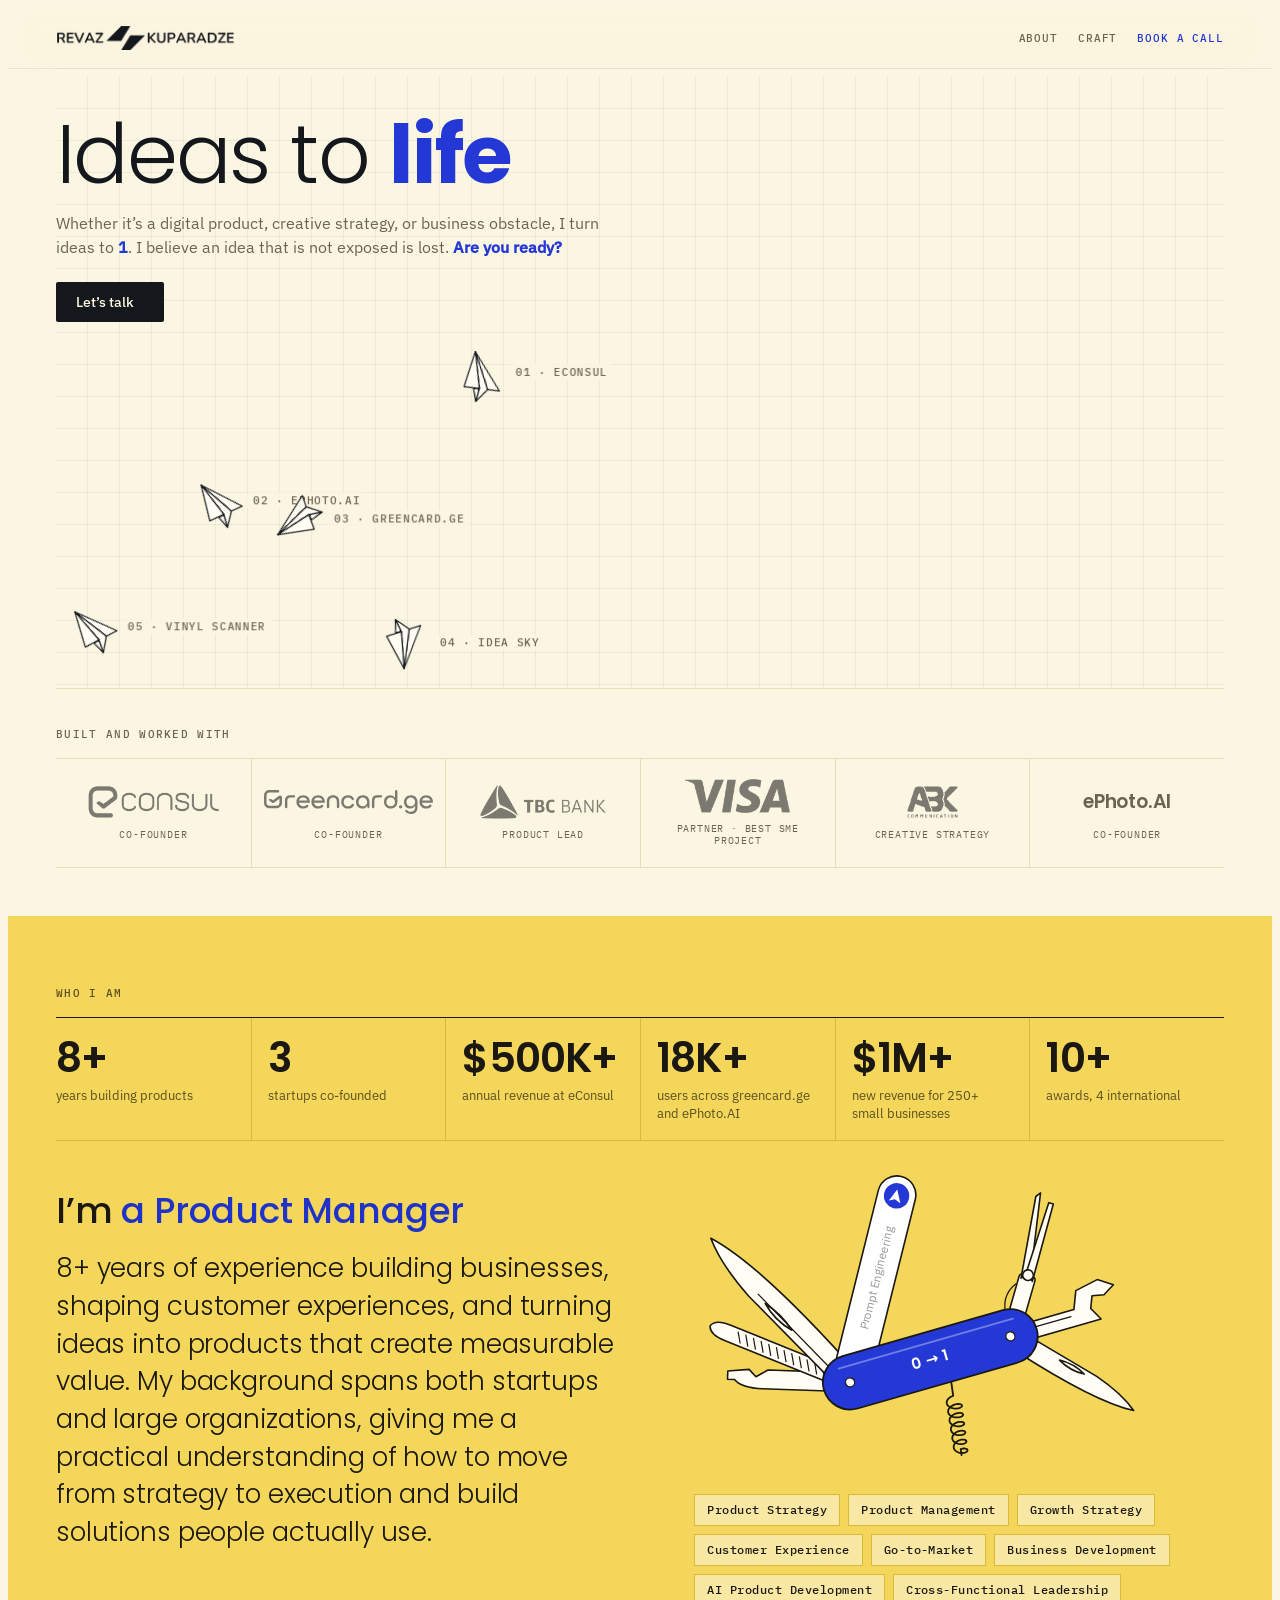
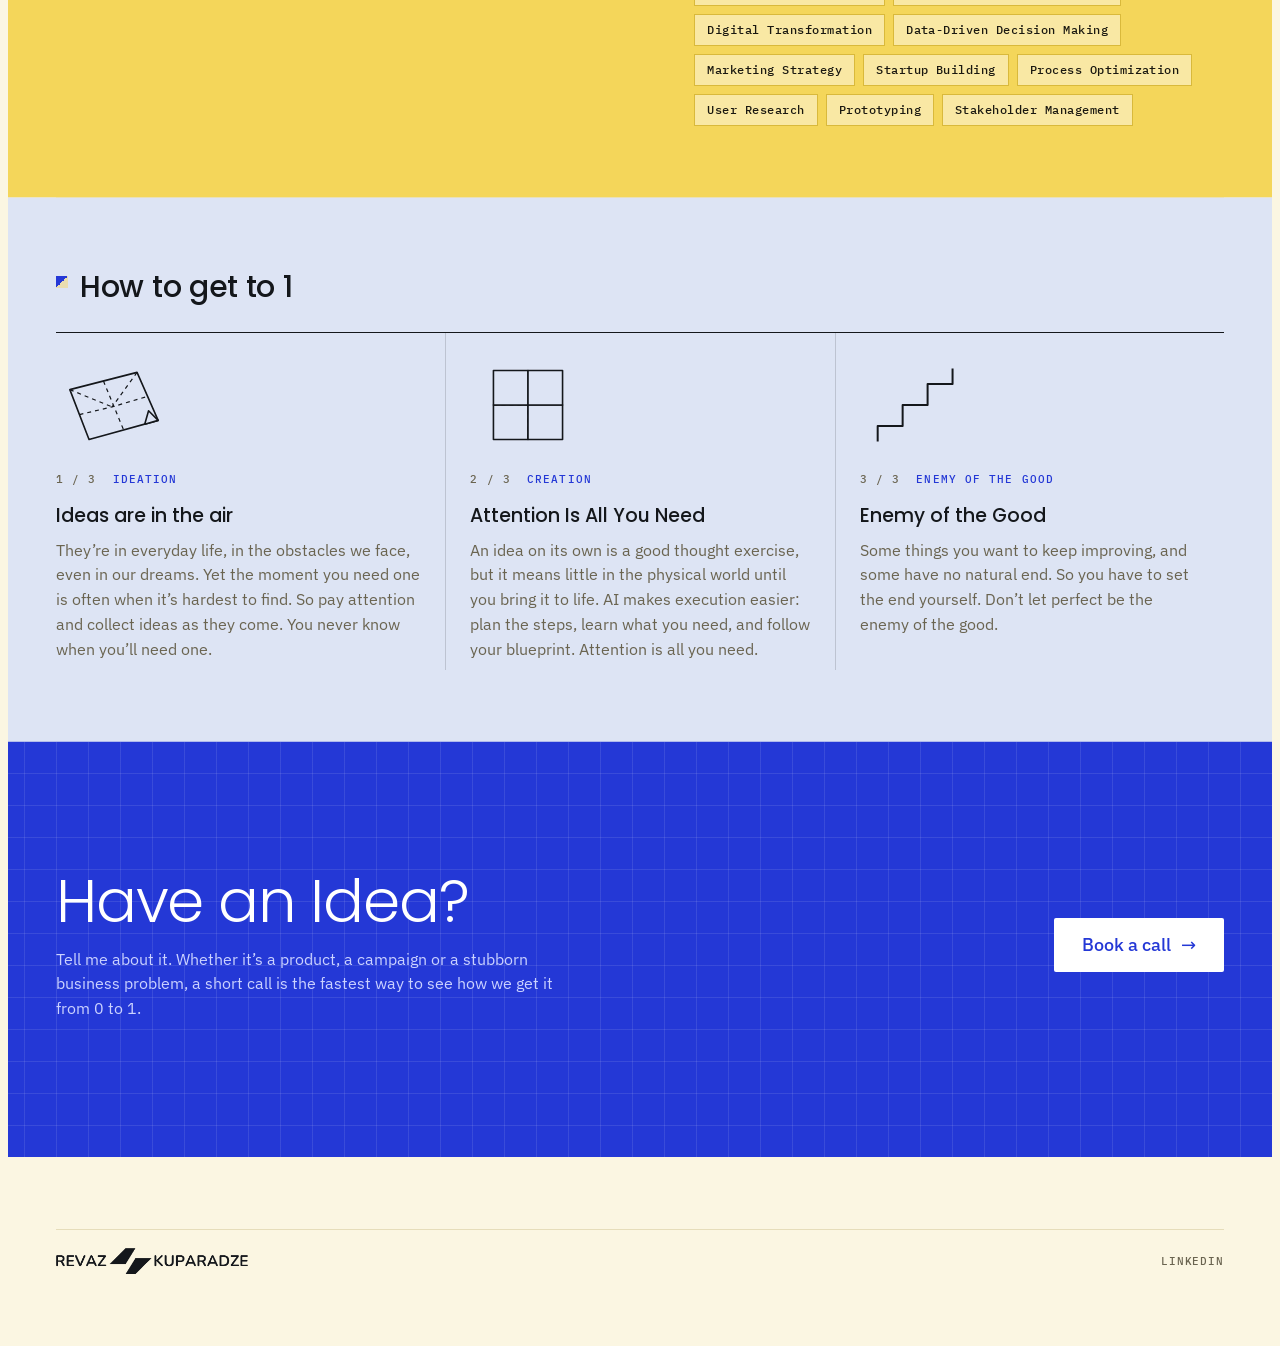
<file: index.html>
<!DOCTYPE html><html lang="en"> <head><meta charset="utf-8"><meta name="viewport" content="width=device-width, initial-scale=1, viewport-fit=cover"><base href="/"><meta name="site-mode" content="paths"><title>Ideas to life · Revaz Kuparadze</title><meta name="description" content="Revaz (Rez) Kuparadze turns ideas from 0 to 1: co-founder of eConsul, ePhoto.AI and greencard.ge, now building with AI in New York. Have an idea? Book a call."><link rel="canonical" href="https://revazkuparadze.com/"><meta property="og:type" content="website"><meta property="og:site_name" content="Revaz Kuparadze"><meta property="og:title" content="Ideas to life · Revaz Kuparadze"><meta property="og:description" content="Revaz (Rez) Kuparadze turns ideas from 0 to 1: co-founder of eConsul, ePhoto.AI and greencard.ge, now building with AI in New York. Have an idea? Book a call."><meta property="og:url" content="https://revazkuparadze.com/"><meta property="og:image" content="https://revazkuparadze.com/og-image.png"><meta name="twitter:card" content="summary_large_image"><script type="application/ld+json">{"@context":"https://schema.org","@graph":[{"@type":"Person","name":"Revaz Kuparadze","alternateName":"Rez","url":"https://revazkuparadze.com/","image":"https://revazkuparadze.com/about/rez-portrait.jpg","jobTitle":"Founder and product lead","homeLocation":{"@type":"Place","name":"New York"},"sameAs":["https://www.linkedin.com/in/rkuparadze/"]},{"@type":"WebPage","name":"Ideas to life · Revaz Kuparadze","url":"https://revazkuparadze.com/","description":"Revaz (Rez) Kuparadze turns ideas from 0 to 1: co-founder of eConsul, ePhoto.AI and greencard.ge, now building with AI in New York. Have an idea? Book a call."}]}</script><link rel="icon" href="favicon.ico" sizes="48x48"><link rel="icon" href="favicon-32.png" type="image/png" sizes="32x32"><link rel="apple-touch-icon" href="apple-touch-icon.png"><link rel="preload" href="fonts/poppins-latin-300-normal.woff2" as="font" type="font/woff2" crossorigin><link rel="preload" href="fonts/ibm-plex-sans-latin-400-normal.woff2" as="font" type="font/woff2" crossorigin><link rel="preload" href="fonts/ibm-plex-sans-latin-500-normal.woff2" as="font" type="font/woff2" crossorigin><link rel="preload" href="fonts/poppins-latin-700-normal.woff2" as="font" type="font/woff2" crossorigin><style>/* Self-hosted fonts (SIL Open Font License) */
@font-face { font-family: "Poppins"; font-style: normal; font-weight: 300; font-display: swap; src: url("fonts/poppins-latin-300-normal.woff2") format("woff2"); }
@font-face { font-family: "Poppins"; font-style: normal; font-weight: 500; font-display: swap; src: url("fonts/poppins-latin-500-normal.woff2") format("woff2"); }
@font-face { font-family: "Poppins"; font-style: normal; font-weight: 600; font-display: swap; src: url("fonts/poppins-latin-600-normal.woff2") format("woff2"); }
@font-face { font-family: "Poppins"; font-style: normal; font-weight: 700; font-display: swap; src: url("fonts/poppins-latin-700-normal.woff2") format("woff2"); }
@font-face { font-family: "IBM Plex Sans"; font-style: normal; font-weight: 400; font-display: swap; src: url("fonts/ibm-plex-sans-latin-400-normal.woff2") format("woff2"); }
@font-face { font-family: "IBM Plex Sans"; font-style: normal; font-weight: 500; font-display: swap; src: url("fonts/ibm-plex-sans-latin-500-normal.woff2") format("woff2"); }
@font-face { font-family: "IBM Plex Mono"; font-style: normal; font-weight: 400; font-display: swap; src: url("fonts/ibm-plex-mono-latin-400-normal.woff2") format("woff2"); }
@font-face { font-family: "IBM Plex Mono"; font-style: normal; font-weight: 500; font-display: swap; src: url("fonts/ibm-plex-mono-latin-500-normal.woff2") format("woff2"); }

/* Layout: a single plane field under a thin instrument bar; headline anchored bottom-left; plain idea list below as the no-motion baseline. */
:root {
  --brand-mask: url([data-uri]);
  --paper: #FBF6E2;
  --ink: #14171B;
  --graphite: #6A6450;
  --rule: #E6DDBA;
  --plane: #FFFDF4;
  --plane-edge: #14171B;
  --accent: #2438D6;
  --panel: #FFFCF0;
  --fold-hi: #FFFDF4;
  --fold-mid: #F4ECCD;
  --fold-lo: #E9DDB0;
  --fold-edge: #A89E7C;
  --tone-mist: #DDE4F4;
  --tone-stone: #F4D65A; --tone-sun-ink: #1A1810; --tone-sun-muted: #5C5020; --tone-sun-rule: #D9B93B;
  --tone-deep: #15181D; --tone-deep-ink: #EEF0EF; --tone-deep-muted: #9BA4AE; --tone-deep-rule: #2C323A; --tone-deep-accent: #93A0FF;
  --tone-cobalt: #2438D6; --tone-cobalt-ink: #FFFFFF; --tone-cobalt-muted: #CBD2FF; --tone-cobalt-rule: #4A5DE3;
  --font-display: "Poppins", "Avenir Next", "Segoe UI", system-ui, sans-serif;
  --font-body: "IBM Plex Sans", system-ui, -apple-system, "Segoe UI", sans-serif;
  --font-mono: "IBM Plex Mono", ui-monospace, "SF Mono", Menlo, monospace;
}
@media (prefers-color-scheme: dark) {
  :root:not([data-theme="light"]) {
    --paper: #14130E; --ink: #F1EEE2; --graphite: #A39D86; --rule: #2E2B20;
    --plane: #1E1C15; --plane-edge: #F1EEE2; --accent: #7C8CFF; --panel: #1A1812; --fold-hi: #2B281D; --fold-mid: #221F16; --fold-lo: #18160F; --tone-mist: #151B26; --tone-stone: #E9C940; --tone-sun-ink: #1A1810; --tone-sun-muted: #5C5020; --tone-sun-rule: #C9A92C; --tone-deep: #1C2229; --tone-deep-ink: #EEF0EF; --tone-deep-muted: #9BA4AE; --tone-deep-rule: #313840; --tone-deep-accent: #93A0FF; --tone-cobalt: #2E41D9; --tone-cobalt-ink: #FFFFFF; --tone-cobalt-muted: #CBD2FF; --tone-cobalt-rule: #5566E6; --fold-edge: #4A4533;
    color-scheme: dark;
  }
}
:root[data-theme="dark"] {
  --paper: #14130E; --ink: #F1EEE2; --graphite: #A39D86; --rule: #2E2B20;
  --plane: #1E1C15; --plane-edge: #F1EEE2; --accent: #7C8CFF; --panel: #1A1812; --fold-hi: #2B281D; --fold-mid: #221F16; --fold-lo: #18160F; --tone-mist: #151B26; --tone-stone: #E9C940; --tone-sun-ink: #1A1810; --tone-sun-muted: #5C5020; --tone-sun-rule: #C9A92C; --tone-deep: #1C2229; --tone-deep-ink: #EEF0EF; --tone-deep-muted: #9BA4AE; --tone-deep-rule: #313840; --tone-deep-accent: #93A0FF; --tone-cobalt: #2E41D9; --tone-cobalt-ink: #FFFFFF; --tone-cobalt-muted: #CBD2FF; --tone-cobalt-rule: #5566E6; --fold-edge: #4A4533;
  color-scheme: dark;
}
* { box-sizing: border-box; }
body { background: var(--paper); color: var(--ink); font: 400 16px/1.55 var(--font-body); }
.wrap { padding-inline: clamp(16px, 4vw, 48px); padding-block: 0 64px; max-width: 1280px; margin: 0 auto; }

.bar { display: flex; flex-wrap: wrap; gap: 8px 24px; justify-content: space-between; align-items: center;
  padding-block: 18px; border-bottom: 1px solid var(--rule);
  font: 500 11px/1.3 var(--font-mono); letter-spacing: .08em; text-transform: uppercase; color: var(--graphite); }
/* Header follows the scroll, full-width paper behind it */
.bar { position: sticky; top: 0; z-index: 8; background: var(--paper); box-shadow: 0 0 0 100vmax var(--paper); clip-path: inset(0 -100vmax); }
.bar strong { color: var(--ink); font-weight: 500; }

.field { position: relative; height: clamp(460px, 68vh, 720px); margin-top: 8px; overflow: hidden;
  touch-action: pan-y; border-bottom: 1px solid var(--rule); }
.field::before { content: ""; position: absolute; inset: 0; pointer-events: none;
  --grid: color-mix(in srgb, var(--ink) 6%, transparent);
  background-image: linear-gradient(var(--grid) 1px, transparent 1px), linear-gradient(90deg, var(--grid) 1px, transparent 1px);
  background-size: 32px 32px; background-position: -1px -1px; }

.thesis { position: absolute; left: 0; top: 36px; max-width: min(760px, 100%); pointer-events: none; z-index: 1; }
.thesis h1 { font: 300 clamp(34px, 6.4vw, 84px)/1.02 var(--font-display); letter-spacing: -.02em; margin: 0; text-wrap: balance; }
.thesis h1 b { font-weight: 700; color: var(--accent); }
.thesis p { margin: 14px 0 0; color: var(--graphite); max-width: 56ch; }
.thesis p b { color: var(--accent); font-weight: 600; }
.actions { display: flex; flex-wrap: wrap; gap: 12px 20px; align-items: center; margin-top: 22px; pointer-events: auto; }
.btn { display: inline-flex; align-items: center; gap: 10px; padding: 13px 20px; background: var(--ink); color: var(--paper);
  font: 500 14px/1 var(--font-body); text-decoration: none; border-radius: 2px; }
.btn:hover { background: var(--accent); color: #fff; }

.plane { position: absolute; left: 0; top: 0; z-index: 2; display: block; width: 0; height: 0;
  color: var(--ink); text-decoration: none; touch-action: none; user-select: none; -webkit-user-select: none;
  will-change: transform; outline: none; }
.plane .body { position: absolute; left: calc(var(--s) / -2); top: calc(var(--s) / -2); width: var(--s); height: var(--s); cursor: grab; }
.plane svg { width: 100%; height: 100%; display: block; overflow: visible; }
/* Planes: faceted paper dart, ink outline on warm paper; accent blue while hovered or held */
.plane .pf { fill: var(--plane); stroke: var(--plane-edge); stroke-width: 1.3; stroke-linejoin: round; transition: fill .2s, stroke .2s; }
.plane .tag { position: absolute; left: calc(var(--s) / 2 + 4px); top: -8px; white-space: nowrap;
  font: 500 11px/1 var(--font-mono); letter-spacing: .06em; text-transform: uppercase; color: var(--graphite);
  pointer-events: none; transition: color .2s; }
.plane.tag-left .tag { left: auto; right: calc(var(--s) / 2 + 4px); }
/* When a label moves to the other side of its plane (near the screen edge), it fades in there instead of jumping */
.plane .tag { animation: tag-in-right .3s ease-out; }
.plane.tag-left .tag { animation-name: tag-in-left; }
@keyframes tag-in-right { from { opacity: 0; } }
@keyframes tag-in-left { from { opacity: 0; } }
@media (prefers-reduced-motion: reduce) { .plane .tag { animation: none; } }
.plane:hover .tag, .plane:focus-visible .tag, .plane.held .tag { color: var(--accent); }
.plane:hover .pf, .plane:focus-visible .pf, .plane.held .pf { fill: var(--accent); stroke: var(--paper); }
.plane:focus-visible .body { outline: 2px solid var(--accent); outline-offset: 6px; border-radius: 50%; }
.plane.held .body { cursor: grabbing; }

.list-head { display: flex; justify-content: space-between; align-items: baseline; gap: 16px; margin: 56px 0 8px; flex-wrap: wrap; }
.list-head h2 { font: 500 22px/1.2 var(--font-display); margin: 0; }
.list-head span { font: 400 12px/1.3 var(--font-mono); color: var(--graphite); }
.ideas { list-style: none; margin: 0; padding: 0; }
.ideas li { border-top: 1px solid var(--rule); }
.ideas li:last-child { border-bottom: 1px solid var(--rule); }
.ideas a { display: grid; grid-template-columns: minmax(120px, 220px) 1fr auto; gap: 8px 24px; align-items: baseline;
  padding: 18px 0; color: inherit; text-decoration: none; }
.ideas a:hover .name, .ideas a:focus-visible .name { color: var(--accent); }
.ideas a:focus-visible { outline: 2px solid var(--accent); outline-offset: 4px; }
.ideas .name { font: 500 17px/1.3 var(--font-display); }
.ideas .line { color: var(--graphite); min-width: 0; }
.ideas .year { font: 400 12px/1 var(--font-mono); color: var(--graphite); font-variant-numeric: tabular-nums; }
@media (max-width: 640px) {
  .ideas a { grid-template-columns: 1fr auto; }
  .ideas .line { grid-column: 1 / -1; }
}

.sheet { position: fixed; inset: 0; z-index: 10; background: var(--panel); overflow: auto;
  clip-path: circle(0px at var(--ox, 50%) var(--oy, 50%)); transition: clip-path .7s cubic-bezier(.7,0,.2,1); }
.sheet.open { clip-path: circle(150% at var(--ox, 50%) var(--oy, 50%)); }
.sheet-inner { padding-inline: clamp(16px, 4vw, 48px); padding-block: 24px 64px; max-width: 900px; margin: 0 auto;
  opacity: 0; transform: translateY(12px); transition: opacity .4s .35s, transform .4s .35s; }
.sheet.open .sheet-inner { opacity: 1; transform: none; }
.sheet .back { font: 500 12px/1 var(--font-mono); letter-spacing: .08em; text-transform: uppercase; color: var(--graphite);
  background: none; border: 1px solid var(--rule); padding: 10px 14px; cursor: pointer; border-radius: 2px; }
.sheet .back { position: sticky; top: 16px; z-index: 3; background: var(--panel); box-shadow: 0 6px 18px -10px rgba(0,0,0,.35); }
.sheet .back:hover, .sheet .back:focus-visible { color: var(--accent); border-color: var(--accent); outline: none; }
.sheet .eyebrow { margin-top: 48px; font: 500 11px/1.3 var(--font-mono); letter-spacing: .1em; text-transform: uppercase; color: var(--accent); }
.sheet h2 { font: 700 clamp(40px, 8vw, 88px)/1 var(--font-display); letter-spacing: -.02em; margin: 12px 0 20px; text-wrap: balance; }
.sheet .lede { font-size: 19px; max-width: 58ch; margin: 0; }
.sheet-extra:empty { display: none; }
.sheet .highlight { margin: 28px 0 0; padding-left: 18px; border-left: 3px solid var(--accent); max-width: 40ch;
  font: 500 clamp(20px, 2.4vw, 26px)/1.3 var(--font-display); letter-spacing: -.01em; color: var(--ink); text-wrap: balance; }
.notice { margin-top: 32px; padding: 20px 22px; max-width: 66ch; border: 1px solid var(--rule); border-top: 3px solid var(--ink); background: var(--paper); }
.notice p { margin: 0; }
.notice .notice-label { margin-bottom: 8px; font: 500 11px/1.3 var(--font-mono); letter-spacing: .1em; text-transform: uppercase; color: var(--graphite); }
.notice blockquote { margin: 14px 0 0; padding-left: 14px; border-left: 2px solid var(--rule); font-style: italic; }
.notice .notice-cite { margin-top: 10px; font: 400 12px/1.5 var(--font-mono); color: var(--graphite); }
.notice .notice-cite a { color: var(--accent); }
.sheet-media .logo-card img { background: #fff; padding: 28px 24px; aspect-ratio: auto; border: 1px solid var(--rule); }
.sheet-media .logo-card img { max-height: 220px; object-fit: contain; } /* square logos stay a sensible size */
.facts { display: grid; grid-template-columns: repeat(auto-fit, minmax(200px, 1fr)); gap: 24px; margin-top: 40px; padding-top: 24px; border-top: 1px solid var(--rule); }
.facts dt { font: 500 11px/1.3 var(--font-mono); letter-spacing: .1em; text-transform: uppercase; color: var(--graphite); }
.facts dd { margin: 6px 0 0; }
.sheet-title-row { display: flex; align-items: center; gap: 18px; margin: 12px 0 20px; }
.sheet-title-row h2 { margin: 0; }
.sheet-icon { width: clamp(48px, 7vw, 72px); height: auto; aspect-ratio: 1; border-radius: 22%; flex: none; }
.sheet-icon[hidden], .sheet-link[hidden] { display: none; }
.sheet-link { display: inline-flex; align-items: center; gap: 8px; margin-top: 22px; padding: 11px 16px; border: 1px solid var(--rule); border-radius: 2px;
  color: var(--ink); text-decoration: none; font: 500 14px/1 var(--font-body); }
.sheet-link:hover, .sheet-link:focus-visible { border-color: var(--accent); color: var(--accent); outline: none; }
.facts dd ul { margin: 0; padding-left: 18px; }
.facts dd li + li { margin-top: 6px; }
.facts .span-all { grid-column: 1 / -1; }
.sheet-media { display: grid; grid-template-columns: 1.6fr 1fr; gap: 16px; margin-top: 40px; align-items: start; }
.sheet-media:empty { display: none; }
.sheet-media figure { margin: 0; }
.sheet-media figure:only-child { grid-column: 1 / -1; }
.sheet-media img { width: 100%; height: auto; display: block; border-radius: 2px; background: var(--rule); }
.sheet-media figcaption { margin-top: 8px; font: 400 12px/1.4 var(--font-mono); color: var(--graphite); }
@media (max-width: 640px) { .sheet-media { grid-template-columns: 1fr; } }


.band { padding-block: 72px 0; }
.band-head { display: flex; flex-wrap: wrap; justify-content: space-between; align-items: baseline; gap: 8px 32px; margin-bottom: 28px; }
.band-head h2 { font: 500 clamp(22px, 3vw, 30px)/1.15 var(--font-display); margin: 0; letter-spacing: -.01em; }
.band-head p { margin: 0; color: var(--graphite); max-width: 52ch; }
.path { list-style: none; margin: 0; padding: 0; display: grid; grid-template-columns: repeat(auto-fit, minmax(240px, 1fr)); gap: 0; border-top: 1px solid var(--ink); counter-reset: stage; }
.path li { padding: 24px 24px 8px 0; min-width: 0; counter-increment: stage; }
.path li + li { padding-left: 24px; border-left: 1px solid var(--rule); }
.path .step { font: 500 11px/1 var(--font-mono); letter-spacing: .1em; text-transform: uppercase; color: var(--accent); }
.path .step::before { content: counter(stage) " / 3  "; color: var(--graphite); white-space: pre; }
.path h3 { font: 500 19px/1.25 var(--font-display); margin: 14px 0 10px; }
.path p { margin: 0; color: var(--graphite); }
@media (max-width: 640px) { .path li + li { padding-left: 0; border-left: 0; border-top: 1px solid var(--rule); } }
.awards { list-style: none; margin: 0; padding: 0; }
.awards .award-row { grid-template-columns: 110px 1fr auto 20px; }
.awards li { border-top: 1px solid var(--rule); }
.awards li:last-child { border-bottom: 1px solid var(--rule); }
.award-row { width: 100%; display: grid; grid-template-columns: 80px 1fr auto 20px; gap: 16px; align-items: baseline; padding: 14px 0;
  background: none; border: 0; color: inherit; font: inherit; text-align: left; cursor: pointer; }
.award-row:hover .what, .award-row[aria-expanded="true"] .what { color: var(--accent); }
.award-row:focus-visible { outline: 2px solid var(--accent); outline-offset: 2px; }
.awards .what { min-width: 0; }
.awards .when { font: 400 13px/1 var(--font-mono); color: var(--graphite); font-variant-numeric: tabular-nums; }
.chev { width: 10px; height: 10px; border-right: 1.5px solid var(--graphite); border-bottom: 1.5px solid var(--graphite); transform: rotate(45deg) translateY(-3px); transition: transform .3s; justify-self: end; }
.award-row[aria-expanded="true"] .chev { transform: rotate(225deg); }
.award-panel { display: grid; grid-template-rows: 0fr; transition: grid-template-rows .45s cubic-bezier(.7,0,.2,1); }
.award-panel.open { grid-template-rows: 1fr; }
.panel-clip { overflow: hidden; min-height: 0; }
.panel-inner { display: flex; flex-wrap: wrap; align-items: end; gap: 16px 24px; padding: 4px 0 20px 96px; transform-origin: top; transform: perspective(600px) rotateX(-70deg); opacity: 0; transition: transform .5s cubic-bezier(.2,.8,.2,1), opacity .3s; }
.award-panel.open .panel-inner { transform: none; opacity: 1; }
.frame { position: relative; width: min(360px, 100%); aspect-ratio: 4 / 3; display: flex; flex-direction: column; justify-content: end; gap: 4px; padding: 14px;
  background: linear-gradient(135deg, var(--fold-hi) 0 50%, var(--fold-lo) 50% 100%); border: 1px solid var(--rule); max-width: 100%; }
.frame::after { content: ""; position: absolute; top: -1px; right: -1px; width: 28px; height: 28px; background: linear-gradient(225deg, var(--paper) 0 50%, var(--fold-lo) 50%); }
.frame span { font: 500 13px/1.3 var(--font-display); }
.frame small { font: 400 11px/1.3 var(--font-mono); color: var(--graphite); }
.frame.photo { padding: 0; aspect-ratio: auto; background: none; overflow: hidden; }
.frame.photo img { display: block; width: 100%; height: auto; }
.prose-photo { margin: 20px 0 8px; max-width: 320px; }
.prose-photo img { display: block; width: 100%; height: auto; border: 1px solid var(--rule); }
.prose-photo figcaption { margin-top: 8px; font: 400 12px/1.4 var(--font-mono); color: var(--graphite); }
.frame.video { padding: 0; overflow: hidden; display: block; text-decoration: none; color: inherit; }
.frame.video img { position: absolute; inset: 0; width: 100%; height: 100%; object-fit: cover; z-index: 1; }
.frame.video .v-fallback { position: absolute; left: 14px; bottom: 14px; font: 500 13px/1.3 var(--font-display); }
.frame.video .play { position: absolute; left: 50%; top: 50%; z-index: 2; width: 56px; height: 56px; margin: -28px 0 0 -28px; border-radius: 50%; background: rgba(20,23,27,.72); transition: transform .2s, background-color .2s; }
.frame.video .play::after { content: ""; position: absolute; left: 22px; top: 17px; border-left: 16px solid #fff; border-top: 11px solid transparent; border-bottom: 11px solid transparent; }
.frame.video:hover .play, .frame.video:focus-visible .play { transform: scale(1.1); background: var(--accent); }
.frame.video:focus-visible { outline: 2px solid var(--accent); outline-offset: 3px; }
.frame.video::after { z-index: 3; }
.panel-link { background: none; border: 0; padding: 0; font: 500 13px/1 var(--font-mono); color: var(--accent); cursor: pointer; }
.panel-link:hover { text-decoration: underline; }
@media (max-width: 640px) { .panel-inner { padding-left: 0; } .award-row { grid-template-columns: 64px 1fr auto 16px; gap: 10px; } }

.f-hi { fill: var(--fold-hi); stroke: var(--fold-edge); stroke-width: 1; stroke-linejoin: round; }
.f-lo { fill: var(--fold-lo); stroke: var(--fold-edge); stroke-width: 1; stroke-linejoin: round; }
.work { position: relative; }
.work::after { content: ""; position: absolute; top: -1px; right: -1px; width: 22px; height: 22px;
  background: linear-gradient(225deg, var(--paper) 0 50%, var(--fold-lo) 50%); border-left: 1px solid var(--rule); border-bottom: 1px solid var(--rule); transition: width .25s, height .25s; }
.work:hover::after, .work:focus-visible::after { width: 34px; height: 34px; }
.band-head h2::before { content: ""; display: inline-block; width: 12px; height: 12px; margin-right: 12px; vertical-align: calc(.7em - 12px);
  background: linear-gradient(135deg, var(--accent) 0 50%, var(--fold-lo) 50%); }
.closing { position: relative; }
.medal { font: 500 11px/1 var(--font-mono); letter-spacing: .1em; text-transform: uppercase; color: var(--graphite); }
.medal.gold { color: var(--accent); }
.craft { display: grid; grid-template-columns: repeat(auto-fit, minmax(240px, 1fr)); gap: 16px; align-items: start; }
.work { display: flex; flex-direction: column; gap: 10px; padding: 20px; border: 1px solid var(--rule); color: inherit; text-decoration: none; min-width: 0; transition: border-color .2s; }
.work:hover, .work:focus-visible { border-color: var(--accent); outline: none; }
.work .client { font: 500 16px/1.25 var(--font-display); }
.work .brief { color: var(--graphite); flex: 1; }
.work .role { font: 400 11px/1.3 var(--font-mono); letter-spacing: .06em; text-transform: uppercase; color: var(--graphite); }
.closing { padding-block: 96px 24px; }
.closing h2 { font: 300 clamp(32px, 5vw, 60px)/1.05 var(--font-display); margin: 0; letter-spacing: -.02em; text-wrap: balance; }
.closing p { color: var(--graphite); max-width: 50ch; margin: 14px 0 0; }
.foot { display: flex; flex-wrap: wrap; justify-content: space-between; gap: 8px; margin-top: 72px; padding-top: 18px; border-top: 1px solid var(--rule);
  font: 500 11px/1.3 var(--font-mono); letter-spacing: .08em; text-transform: uppercase; color: var(--graphite); }

.brand { display: inline-block; height: 18px; aspect-ratio: 732 / 99; max-width: 100%; background: var(--ink);
  -webkit-mask: var(--brand-mask) center / contain no-repeat; mask: var(--brand-mask) center / contain no-repeat; }
.foot { align-items: center; }
.foot .brand { height: 26px; width: 192px; flex: none; }
@media (max-width: 560px) { .foot { flex-direction: column; align-items: center; text-align: center; gap: 14px; } }
.home-link { display: inline-flex; align-items: center; flex: none; }
.home-link .brand { height: 24px; width: 178px; flex: none; }
.critter { width: 96px; height: 80px; display: block; margin-bottom: 12px; overflow: visible; }
.f-mid { fill: var(--fold-mid); stroke: var(--fold-edge); stroke-width: 1; stroke-linejoin: round; }
.critter .f-hi, .critter .f-mid, .critter .f-lo { transition: transform .4s; }
.path li:hover .critter { transform: translateY(-4px) rotate(-3deg); }
.critter { transition: transform .4s cubic-bezier(.2,.8,.2,1); }
.turtle { width: 110px; height: 92px; margin: 0; }

/* Line-art figures: ink outlines on paper, one stroke weight, no shading */
.critter .f-hi, .critter .f-mid, .critter .f-lo, .critter .f-accent {
  fill: var(--paper); stroke: var(--ink); stroke-width: 1.6; stroke-linejoin: round; stroke-linecap: round; vector-effect: non-scaling-stroke; }
.path li:hover .critter .f-hi, .path li:hover .critter .f-mid, .path li:hover .critter .f-lo, .path li:hover .critter .f-accent { stroke: var(--accent); }

.bar .home-link { display: inline-flex; }
.nav { display: flex; gap: 20px; align-items: center; flex-wrap: wrap; }
.nav a { color: var(--graphite); text-decoration: none; font: 500 11px/1 var(--font-mono); letter-spacing: .08em; text-transform: uppercase; }
.nav a:hover, .nav a:focus-visible, .nav a[aria-current="page"] { color: var(--ink); }
/* Touch: at least 44px tall hit areas, without moving the layout */
.nav a, .foot a { display: inline-block; padding: 17px 5px; margin: -17px -5px; }
.home-link { padding-block: 13px; margin-block: -13px; }
.nav .nav-cta { color: var(--accent); }
/* Phones: logo and menu on one line */
@media (max-width: 560px) {
  .bar { flex-wrap: nowrap; gap: 12px; }
  .home-link .brand { height: 18px; width: 133px; }
  .nav { flex-wrap: nowrap; gap: 14px; }
  .nav a { font-size: 10px; letter-spacing: .05em; white-space: nowrap; }
}
@media (max-width: 370px) {
  .home-link .brand { height: 15px; width: 111px; }
  .nav { gap: 10px; }
  .nav a { letter-spacing: .02em; }
}
.page-head { padding-block: 56px 8px; }
.page-head h1 { font: 300 clamp(40px, 7vw, 88px)/1 var(--font-display); letter-spacing: -.02em; margin: 0; }
.page-head p { color: var(--graphite); max-width: 60ch; margin: 18px 0 0; font-size: 18px; }
.work .watch { font: 500 12px/1 var(--font-mono); color: var(--accent); }
.chip { align-self: start; font: 500 10px/1 var(--font-mono); letter-spacing: .1em; text-transform: uppercase; color: var(--accent); border: 1px solid currentColor; padding: 5px 7px; }
.photos { display: flex; gap: 16px; overflow-x: auto; scroll-snap-type: x mandatory; padding-bottom: 14px; scrollbar-width: thin; scrollbar-color: var(--fold-edge) transparent; }
.photos:focus-visible { outline: 2px solid var(--accent); outline-offset: 4px; }
.photo { margin: 0; flex: 0 0 clamp(220px, 28vw, 320px); scroll-snap-align: start; }
.photo .frame { width: 100%; aspect-ratio: 1; }
.photo figcaption { margin-top: 8px; font: 400 12px/1.3 var(--font-mono); color: var(--graphite); }
.credential { margin-top: 40px; font: 400 13px/1.5 var(--font-mono); color: var(--graphite); }
.prose { max-width: 64ch; padding-top: 24px; }
.prose h2 { font: 500 22px/1.25 var(--font-display); margin: 40px 0 10px; }
.prose p { margin: 0; font-size: 17px; }
.foot a { color: var(--graphite); text-decoration: none; }
.foot a:hover, .foot a:focus-visible { color: var(--accent); }

/* Intro: the logo mark appears, then REVAZ unfolds to the left and KUPARADZE to the right; then the page shows.
   The three parts are slices of the one logo image (x ranges 0–197, 197–369, 369–732 of 732 px). CSS only, removes itself. */
.loader { position: fixed; inset: 0; z-index: 50; display: grid; place-items: center; background: var(--paper);
  animation: loader-out .45s ease 1.75s forwards; pointer-events: none; }
.ld-logo { --L: min(80vw, 480px); display: flex; height: calc(var(--L) * 99 / 732); }
.ld-part { display: block; height: 100%; background: var(--ink); -webkit-mask: var(--brand-mask) no-repeat; mask: var(--brand-mask) no-repeat;
  -webkit-mask-size: var(--L) 100%; mask-size: var(--L) 100%; }
.ld-first { width: calc(var(--L) * 197 / 732); -webkit-mask-position: 0 0; mask-position: 0 0;
  clip-path: inset(0 0 0 100%); animation: ld-reveal-left .6s cubic-bezier(.2,.8,.2,1) .7s forwards; }
.ld-mark { width: calc(var(--L) * 172 / 732); -webkit-mask-position: calc(var(--L) * -197 / 732) 0; mask-position: calc(var(--L) * -197 / 732) 0;
  /* starts centred on screen (the mark's centre sits 82 px right of the logo's centre), then settles into place */
  opacity: 0; transform: translateX(calc(var(--L) * 82 / 732)) scale(.6);
  animation: ld-mark-in .45s cubic-bezier(.2,.8,.2,1) .1s forwards, ld-mark-settle .6s cubic-bezier(.2,.8,.2,1) .7s forwards; }
.ld-last { width: calc(var(--L) * 363 / 732); -webkit-mask-position: calc(var(--L) * -369 / 732) 0; mask-position: calc(var(--L) * -369 / 732) 0;
  clip-path: inset(0 100% 0 0); animation: ld-reveal-right .6s cubic-bezier(.2,.8,.2,1) .7s forwards; }
@keyframes ld-mark-in { to { opacity: 1; transform: translateX(calc(var(--L) * 82 / 732)) scale(1); } }
@keyframes ld-mark-settle { from { opacity: 1; transform: translateX(calc(var(--L) * 82 / 732)); } to { opacity: 1; transform: none; } }
@keyframes ld-reveal-left { to { clip-path: inset(0); } }
@keyframes ld-reveal-right { to { clip-path: inset(0); } }
@keyframes loader-out { to { opacity: 0; visibility: hidden; } }
.tag-inst { font: 500 10px/1 var(--font-mono); letter-spacing: .12em; text-transform: uppercase; color: var(--graphite); border: 1px solid var(--rule); padding: 5px 8px; white-space: nowrap; }
.lineage { list-style: none; margin: 0; padding: 0; display: grid; grid-template-columns: repeat(6, minmax(0, 1fr)); position: relative; }
.lineage::before { content: ""; position: absolute; left: 0; right: 0; top: 34px; border-top: 1px solid var(--ink); }
.node { position: relative; display: flex; flex-direction: column; gap: 6px; padding-right: 16px; min-width: 0; }
.node .yr { font: 500 11px/1 var(--font-mono); letter-spacing: .08em; color: var(--graphite); font-variant-numeric: tabular-nums; height: 22px; }
.node .dot { width: 11px; height: 11px; background: var(--paper); border: 1.5px solid var(--ink); transform: rotate(45deg); margin: 0 0 12px 1px; }
.node.now .dot { background: var(--accent); border-color: var(--accent); }
/* "Now" pulses like a live location pin */
.node.now .dot { animation: now-blink 1.6s ease-in-out infinite; }
@media (min-width: 761px) { .node.now .dot { position: relative; } }
.node.now .dot::after { content: ""; position: absolute; inset: -5px; border: 1.5px solid var(--accent); animation: now-ring 1.6s ease-out infinite; }
@keyframes now-blink { 0%, 100% { opacity: 1; } 50% { opacity: .35; } }
@keyframes now-ring { from { transform: scale(.6); opacity: .9; } to { transform: scale(1.9); opacity: 0; } }
@media (prefers-reduced-motion: reduce) { .node.now .dot, .node.now .dot::after { animation: none; } }
.node .n-name { font: 500 17px/1.2 var(--font-display); }
.node .n-desc { color: var(--graphite); font-size: 14px; }
.node-btn { display: flex; flex-direction: column; gap: 6px; width: 100%; padding: 0; margin: 0; background: none; border: 0; text-align: left; color: inherit; font: inherit; cursor: pointer; }
.node-btn:hover .n-name, .node-btn:focus-visible .n-name, .node-btn[aria-expanded="true"] .n-name { color: var(--accent); }
.node-btn:focus-visible { outline: 2px solid var(--accent); outline-offset: 6px; }
.node-btn[aria-expanded="true"] .dot { background: var(--accent); border-color: var(--accent); }
/* Hover: the path point lights up and grows, so it reads as clickable */
.node .dot { transition: transform .2s cubic-bezier(.2,.8,.2,1), background-color .2s, border-color .2s, box-shadow .2s; }
.node-btn:hover .dot, .node-btn:focus-visible .dot { background: var(--accent); border-color: var(--accent); transform: rotate(45deg) scale(1.45); box-shadow: 0 0 0 4px color-mix(in srgb, var(--accent) 22%, transparent); }
.node-btn:hover .n-more { text-decoration: underline; text-underline-offset: 3px; }
.node-btn:hover .n-desc { color: var(--ink); }
.n-more { font: 500 10px/1 var(--font-mono); letter-spacing: .1em; text-transform: uppercase; color: var(--accent); margin-top: 4px; }
.node-btn[aria-expanded="true"] .n-more { visibility: hidden; }
.branches .b-link { display: flex; flex-direction: column; gap: 2px; text-align: left; font: inherit; color: inherit; }
.branches .b-link:hover .b-name { color: var(--accent); text-decoration: underline; }
.stop-panel { display: grid; grid-template-rows: 0fr; transition: grid-template-rows .45s cubic-bezier(.7,0,.2,1); }
.stop-panel.open { grid-template-rows: 1fr; }
.stop-inner { display: grid; grid-template-columns: minmax(0, 1.3fr) minmax(0, 1fr); gap: 24px 40px; margin-top: 28px; padding: 26px 28px; background: var(--plane); color: var(--plane-edge); border-top: 3px solid var(--accent);
  transform-origin: top; transform: perspective(700px) rotateX(-60deg); opacity: 0; transition: transform .5s cubic-bezier(.2,.8,.2,1), opacity .3s; }
.stop-panel.open .stop-inner { transform: none; opacity: 1; }
.stop-inner:not(:has(figure)) { grid-template-columns: 1fr; }
.stop-inner h3 { margin: 0 0 4px; font: 500 24px/1.2 var(--font-display); }
.stop-inner .s-role { margin: 0 0 14px; font: 400 12px/1.4 var(--font-mono); color: color-mix(in srgb, var(--plane-edge) 60%, var(--plane)); }
.stop-inner p { margin: 0 0 12px; max-width: 60ch; }
.stop-inner ul { margin: 0 0 14px; padding-left: 18px; }
.stop-inner li + li { margin-top: 5px; }
.s-awards-h { margin: 16px 0 8px; font: 500 10px/1 var(--font-mono); letter-spacing: .12em; text-transform: uppercase; color: color-mix(in srgb, var(--plane-edge) 60%, var(--plane)); }
.s-awards { list-style: none; padding: 0 !important; }
.s-awards li { display: grid; grid-template-columns: 96px 1fr auto; gap: 12px; align-items: baseline; padding: 8px 0; border-top: 1px solid color-mix(in srgb, var(--plane-edge) 12%, var(--plane)); margin: 0 !important; }
.s-awards .medal { color: var(--accent); }
.s-awards .when { font: 400 12px/1 var(--font-mono); color: color-mix(in srgb, var(--plane-edge) 60%, var(--plane)); }
.s-links { display: flex; flex-wrap: wrap; gap: 10px 18px; margin-top: 10px; }
.stop-inner figure { margin: 0; }
.stop-inner figure img { display: block; width: 100%; height: auto; max-height: 420px; object-fit: cover; }
/* A stop photo that opens something: the whole picture is the button */
.panel-photo { display: block; width: 100%; padding: 0; border: 0; background: none; cursor: pointer; text-decoration: none; }
.panel-photo img { transition: transform .3s, box-shadow .3s; }
.panel-photo:hover img, .panel-photo:focus-visible img { transform: translateY(-2px); box-shadow: 0 10px 24px -14px rgba(0,0,0,.45); }
.panel-photo:hover { text-decoration: none; }
.panel-photo:focus-visible { outline: 2px solid var(--accent); outline-offset: 3px; }
.stop-inner figcaption { margin-top: 8px; font: 400 12px/1.4 var(--font-mono); color: color-mix(in srgb, var(--plane-edge) 60%, var(--plane)); }
@media (max-width: 760px) { .stop-inner { grid-template-columns: 1fr; padding: 20px 18px; margin-top: 14px; } .s-awards li { grid-template-columns: 1fr auto; } .s-awards .medal { grid-column: 1 / -1; } }
@media (prefers-reduced-motion: reduce) { .stop-panel, .stop-inner { transition: none; } }
.branches { list-style: none; margin: 12px 0 0; padding: 0 0 0 14px; border-left: 1px dashed var(--fold-edge); display: flex; flex-direction: column; gap: 10px; }
.branch { display: flex; flex-direction: column; gap: 2px; }
.b-name { font: 500 14px/1.2 var(--font-display); }
.b-desc { font: 400 11px/1.3 var(--font-mono); color: var(--graphite); }
@media (max-width: 760px) {
  .lineage { grid-template-columns: 1fr; gap: 22px; padding-left: 26px; }
  .lineage::before { left: 5px; right: auto; top: 0; bottom: 0; border-top: 0; border-left: 1px solid var(--ink); }
  .node .yr { height: auto; }
  .node .dot { position: absolute; left: -26px; top: 0; margin: 0; }
}

/* Section tones: each band re-scopes the palette tokens, so every child restyles itself */
.tone { background: var(--paper); color: var(--ink); box-shadow: 0 0 0 100vmax var(--paper); clip-path: inset(0 -100vmax); }
.band.tone { margin-top: 0; padding-block: 72px; }
.band.tone + .band:not(.tone) { padding-top: 80px; }
.tone-mist { --paper: var(--tone-mist); --rule: color-mix(in srgb, var(--ink) 16%, var(--tone-mist)); --fold-hi: var(--tone-mist); }
.tone-stone { --paper: var(--tone-stone); --ink: var(--tone-sun-ink); --graphite: var(--tone-sun-muted); --rule: var(--tone-sun-rule); --accent: #1F33C9; --fold-edge: var(--tone-sun-muted); color-scheme: light; }
.tone-cobalt { --paper: var(--tone-cobalt); --ink: var(--tone-cobalt-ink); --graphite: var(--tone-cobalt-muted); --rule: var(--tone-cobalt-rule); --accent: var(--tone-cobalt-ink); --fold-edge: var(--tone-cobalt-muted); }
.tone-cobalt .btn { background: var(--tone-cobalt-ink); color: var(--tone-cobalt); }
.tone-cobalt .btn:hover, .tone-cobalt .btn:focus-visible { background: transparent; color: var(--tone-cobalt-ink); box-shadow: inset 0 0 0 1.5px var(--tone-cobalt-ink); }
.tone-cobalt .band-head h2::before, .tone-cobalt h2::before { background: var(--tone-cobalt-ink); }
.closing.tone { padding-block: 96px; }
/* About: breathing room between sections */
#view-about .page-head { padding-bottom: 48px; }
.about-closing { display: grid; grid-template-columns: minmax(0, 1fr) minmax(0, 520px); gap: 32px 48px; align-items: center; }
.about-portrait { margin: 0; }
.about-portrait img { display: block; width: 100%; max-width: 440px; height: auto; margin-left: auto; }
.closing.about-closing { padding-bottom: 0; }
.about-closing .about-portrait { align-self: end; }
.about-closing > div { padding-bottom: 96px; }
@media (max-width: 760px) { .about-closing > div { padding-bottom: 8px; } .about-portrait img { margin: 0 auto; max-width: 320px; } }
@media (max-width: 760px) { .about-closing { grid-template-columns: 1fr; } }
#view-about .prose { padding-top: 72px; padding-bottom: 104px; }
.closing.gridded { padding-block: 128px 136px; }
html, body { overflow-x: clip; }
/* Same light line grid as the hero, carried across the full-bleed cobalt band */
.closing.gridded::before { content: ""; position: absolute; top: 0; bottom: 0; left: -100vmax; right: -100vmax; pointer-events: none;
  --grid: color-mix(in srgb, var(--ink) 10%, transparent);
  background-image: linear-gradient(var(--grid) 1px, transparent 1px), linear-gradient(90deg, var(--grid) 1px, transparent 1px);
  background-size: 32px 32px; background-position: 0 -1px; }
.closing-grid { position: relative; z-index: 1; }

/* Folded craft cards: a paper strip that unfolds on click */
.work.fold { padding: 0; gap: 0; }
.fold-head { width: 100%; display: grid; grid-template-columns: 1fr auto; grid-template-areas: "chip icon" "client icon" "role icon"; gap: 8px 12px; align-items: center;
  padding: 18px 20px; background: none; border: 0; color: inherit; font: inherit; text-align: left; cursor: pointer; position: relative; }
.fold-head .chip { grid-area: chip; justify-self: start; }
.fold-head .client { grid-area: client; }
.fold-head .role { grid-area: role; }
.fold-icon { grid-area: icon; width: 18px; height: 18px; position: relative; }
.fold-icon::before, .fold-icon::after { content: ""; position: absolute; left: 3px; right: 3px; top: 8px; border-top: 1.5px solid var(--ink); transition: transform .3s; }
.fold-icon::after { transform: rotate(90deg); }
.fold.open .fold-icon::after { transform: rotate(0deg); }
.fold:not(.open) .fold-head::after { content: ""; position: absolute; left: 20px; right: 20px; bottom: 0; border-top: 1px dashed var(--fold-edge); opacity: .7; }
.fold-head:focus-visible { outline: 2px solid var(--accent); outline-offset: -4px; }
.fold-body { display: grid; grid-template-rows: 0fr; transition: grid-template-rows .5s cubic-bezier(.7,0,.2,1); }
.fold.open .fold-body { grid-template-rows: 1fr; }
.fold-inner { display: flex; flex-direction: column; gap: 14px; padding: 0 20px 20px; transform-origin: top; transform: perspective(700px) rotateX(-85deg); opacity: 0;
  transition: transform .55s cubic-bezier(.2,.8,.2,1), opacity .3s; }
.fold.open .fold-inner { transform: none; opacity: 1; }
.fold-inner .brief { color: var(--graphite); padding-top: 14px; }
.fold-inner .frame { width: 100%; aspect-ratio: 16 / 9; }
.fold:hover, .fold.open { border-color: var(--accent); }
/* Company logo strip: grayscale at rest, full color on hover; each links to the company */
.logos { padding-block: 40px 48px; }
.logos-title { margin: 0 0 18px; font: 500 11px/1 var(--font-mono); letter-spacing: .12em; text-transform: uppercase; color: var(--graphite); }
.logo-row { list-style: none; margin: 0; padding: 0; display: grid; grid-template-columns: repeat(6, minmax(0, 1fr)); border-top: 1px solid var(--rule); border-bottom: 1px solid var(--rule); }
.logo-slot { min-width: 0; }
.logo-slot + .logo-slot { border-left: 1px solid var(--rule); }
.logo-slot a { height: 100%; display: flex; flex-direction: column; align-items: center; justify-content: center; gap: 10px; min-height: 108px; padding: 18px 12px;
  text-align: center; color: inherit; text-decoration: none; transition: background-color .25s; }
.logo-slot a:hover, .logo-slot a:focus-visible { background: color-mix(in srgb, var(--ink) 4%, transparent); outline: none; }
.logo-slot a:focus-visible { box-shadow: inset 0 0 0 2px var(--accent); }
.logo-slot img { height: 34px; width: auto; max-width: 100%; object-fit: contain; filter: brightness(0); opacity: .5; transition: filter .3s, opacity .3s; }
.logo-slot a:hover img, .logo-slot a:focus-visible img { filter: brightness(1); opacity: 1; }
.logo-name { font: 600 clamp(15px, 1.6vw, 19px)/34px var(--font-display); letter-spacing: -.01em; overflow-wrap: anywhere; opacity: .5; transition: opacity .3s; }
.logo-slot a:hover .logo-name, .logo-slot a:focus-visible .logo-name { opacity: 1; }
.logo-role { font: 400 10px/1.2 var(--font-mono); letter-spacing: .08em; text-transform: uppercase; color: var(--graphite); }
@media (prefers-color-scheme: dark) {
  :root:not([data-theme="light"]) .logo-slot img { filter: brightness(0) invert(1); opacity: .55; }
  :root:not([data-theme="light"]) .logo-slot a:hover img, :root:not([data-theme="light"]) .logo-slot a:focus-visible img { filter: brightness(1) invert(0); opacity: 1; }
}
:root[data-theme="dark"] .logo-slot img { filter: brightness(0) invert(1); opacity: .55; }
:root[data-theme="dark"] .logo-slot a:hover img, :root[data-theme="dark"] .logo-slot a:focus-visible img { filter: brightness(1) invert(0); opacity: 1; }
@media (max-width: 900px) {
  .logo-row { grid-template-columns: repeat(3, minmax(0, 1fr)); }
  .logo-slot + .logo-slot { border-left: 0; }
  .logo-slot:not(:nth-child(3n+1)) { border-left: 1px solid var(--rule); }
  .logo-slot:nth-child(n+4) { border-top: 1px solid var(--rule); }
}
@media (max-width: 520px) {
  .logo-row { grid-template-columns: repeat(2, minmax(0, 1fr)); }
  .logo-slot:not(:nth-child(3n+1)) { border-left: 0; }
  .logo-slot:nth-child(even) { border-left: 1px solid var(--rule); }
  .logo-slot:nth-child(n+3) { border-top: 1px solid var(--rule); }
}

.critter .il-line { fill: none; stroke: var(--ink); stroke-width: 1.6; stroke-linejoin: round; stroke-linecap: round; vector-effect: non-scaling-stroke; }
.critter .il-crease { fill: none; stroke: var(--ink); stroke-width: 1.2; stroke-dasharray: 4 4; vector-effect: non-scaling-stroke; }
.path li:hover .critter .il-line, .path li:hover .critter .il-crease { stroke: var(--accent); }

/* Dark mode hover: logos with dark lettering swap to a white-lettered version */
.logo-slot img.on-dark { display: none; }
@media (prefers-color-scheme: dark) {
  :root:not([data-theme="light"]) .logo-slot a:has(.on-dark):hover img:not(.on-dark),
  :root:not([data-theme="light"]) .logo-slot a:has(.on-dark):focus-visible img:not(.on-dark) { display: none; }
  :root:not([data-theme="light"]) .logo-slot a:hover img.on-dark,
  :root:not([data-theme="light"]) .logo-slot a:focus-visible img.on-dark { display: block; }
}
:root[data-theme="dark"] .logo-slot a:has(.on-dark):hover img:not(.on-dark),
:root[data-theme="dark"] .logo-slot a:has(.on-dark):focus-visible img:not(.on-dark) { display: none; }
:root[data-theme="dark"] .logo-slot a:hover img.on-dark,
:root[data-theme="dark"] .logo-slot a:focus-visible img.on-dark { display: block; }

/* Step 1 hover: the sheet appears out of thin air, opens up, then its creases and corner fold in */
.path li:hover .ill-paper { transform: none; }
.ill-paper .ps, .ill-paper .ps polygon:last-child { transform-box: fill-box; }
.ill-paper .ps { transform-origin: center; }
.ill-paper .ps polygon:last-child { transform-origin: 100% 70%; }
.path li:hover .ill-paper .ps { animation: paper-appear .95s cubic-bezier(.2,.8,.2,1) both; }
.path li:hover .ill-paper .il-crease { animation: crease-in .5s ease .75s both; }
.path li:hover .ill-paper .ps polygon:last-child { animation: corner-fold .4s cubic-bezier(.2,.8,.2,1) 1.05s both; }
@keyframes paper-appear {
  0% { opacity: 0; transform: translateY(10px) scale(.12) rotate(-30deg); filter: blur(4px); }
  35% { opacity: 1; transform: translateY(4px) scale(.45, .12) rotate(-10deg); filter: blur(0); }
  70% { transform: scale(1.05, .92) rotate(2deg); }
  100% { opacity: 1; transform: none; }
}
@keyframes crease-in { from { opacity: 0; stroke-dashoffset: 16; } to { opacity: 1; stroke-dashoffset: 0; } }
@keyframes corner-fold { from { opacity: 0; transform: scale(0) rotate(-40deg); } to { opacity: 1; transform: none; } }
/* Step 2: a sheet that keeps folding in half, in half again, then opening back up (loops) */
.path li:hover .ill-fold { transform: none; }
.ill-fold .fp { fill: var(--paper); stroke: var(--ink); stroke-width: 1.6; stroke-linejoin: round; vector-effect: non-scaling-stroke; }
.ill-fold .fa, .ill-fold .fb { transform-box: view-box; }
.ill-fold .fa, .ill-fold .fb { transform-origin: 60px 50px; }
.ill-fold .fp { transition: stroke .2s; }
.path li:hover .ill-fold .fp { stroke: var(--accent); }
.path li:hover .ill-fold .fa { animation: fold-a 6s cubic-bezier(.6,0,.3,1) infinite, back-a 6s steps(1) infinite; }
.path li:hover .ill-fold .fb { animation: fold-b 6s cubic-bezier(.6,0,.3,1) infinite; }
.path li:hover .ill-fold .fb-face { animation: back-b 6s steps(1) infinite; }
.path li:hover .ill-fold .fb .fa { animation: fold-a 6s cubic-bezier(.6,0,.3,1) infinite, back-ab 6s steps(1) infinite; }
@keyframes fold-a { 0%, 10% { transform: scaleY(1); } 25%, 80% { transform: scaleY(-1); } 95%, 100% { transform: scaleY(1); } }
@keyframes fold-b { 0%, 35% { transform: scaleX(1); } 50%, 65% { transform: scaleX(-1); } 80%, 100% { transform: scaleX(1); } }
@keyframes back-a { 0% { fill: var(--paper); } 17.5% { fill: color-mix(in srgb, var(--ink) 9%, var(--paper)); } 87.5% { fill: var(--paper); } }
@keyframes back-b { 0% { fill: var(--paper); } 42.5% { fill: color-mix(in srgb, var(--ink) 9%, var(--paper)); } 72.5% { fill: var(--paper); } }
@keyframes back-ab { 0% { fill: var(--paper); } 17.5% { fill: color-mix(in srgb, var(--ink) 9%, var(--paper)); } 42.5% { fill: var(--paper); } 72.5% { fill: color-mix(in srgb, var(--ink) 9%, var(--paper)); } 87.5% { fill: var(--paper); } }
.path li:hover .ill-fold .il-crease { animation: fold-creases 6s linear infinite; }
@keyframes fold-creases { 0%, 9% { opacity: 1; } 12%, 93% { opacity: 0; } 97%, 100% { opacity: 1; } }
/* Step 3 hover: an endless staircase that keeps moving up, one step per beat */
.path li:hover .ill-stairs { transform: none; }
.path .critter { width: 116px; height: 96px; }
.ill-stairs .st-l { stroke-width: 2; }
.ill-stairs .st-l { transition: stroke .2s; }
.path li:hover .ill-stairs .stairs { animation: stairs-up 1.1s linear infinite; }
@keyframes stairs-up { from { transform: translate(0, 0); } to { transform: translate(-26px, 22px); } }
/* Who I am: statement on the left, skills as paper tags on the right */
.who-grid { display: grid; grid-template-columns: minmax(0, 1.1fr) minmax(0, 1fr); gap: 32px 56px; align-items: start; }
.who-title { font: 500 11px/1 var(--font-mono); letter-spacing: .12em; text-transform: uppercase; color: var(--graphite); margin: 0 0 18px; }
.who-text p { margin: 0; font: 300 clamp(20px, 2.2vw, 26px)/1.45 var(--font-display); letter-spacing: -.005em; max-width: 34ch; text-wrap: pretty; }
.skills { list-style: none; margin: 0; padding: 0; display: flex; flex-wrap: wrap; gap: 8px; }
.skills li { font: 500 12px/1 var(--font-mono); letter-spacing: .04em; padding: 9px 12px; border: 1px solid var(--rule); background: color-mix(in srgb, var(--paper) 55%, #fff); color: var(--ink); transition: background-color .2s, color .2s, border-color .2s; }
.skills li:hover { background: var(--ink); color: var(--paper); border-color: var(--ink); }
@media (max-width: 820px) { .who-grid { grid-template-columns: 1fr; } .skills { padding-top: 0; } }
/* Results strip: six numbers, each a link to its proof */
.stats { list-style: none; margin: 0 0 48px; padding: 0; display: grid; grid-template-columns: repeat(6, minmax(0, 1fr)); border-top: 1px solid var(--ink); border-bottom: 1px solid var(--rule); }
.stats li + li { border-left: 1px solid var(--rule); }
.stat { display: flex; flex-direction: column; gap: 8px; height: 100%; padding: 20px 16px 18px; color: var(--ink); text-decoration: none; transition: background-color .2s; }
.stats li:first-child .stat { padding-left: 0; }
.stat-value { font: 600 clamp(28px, 3.2vw, 44px)/1 var(--font-display); letter-spacing: -.02em; }
.stat-label { font: 400 13px/1.35 var(--font-body); color: var(--graphite); }
.stat:hover .stat-value, .stat:focus-visible .stat-value { color: var(--accent); }
.stat:focus-visible { outline: 2px solid var(--accent); outline-offset: -2px; }
@media (max-width: 980px) { .stats { grid-template-columns: repeat(3, minmax(0, 1fr)); } .stats li:nth-child(4) { border-left: 0; } .stats li:nth-child(n+4) { border-top: 1px solid var(--rule); } .stats li:nth-child(4) .stat { padding-left: 0; } }
@media (max-width: 560px) { .stats { grid-template-columns: repeat(2, minmax(0, 1fr)); } .stats li { border-left: 0 !important; border-top: 1px solid var(--rule); } .stats li:nth-child(-n+2) { border-top: 0; } .stats li:nth-child(even) { border-left: 1px solid var(--rule) !important; } .stats li .stat { padding-left: 0; } .stats li:nth-child(even) .stat { padding-left: 14px; } }
/* Rotating role line: every phrase sits in the same grid cell, so the width never jumps; the current one flips in like a page */
.role-line { margin: 0 0 18px !important; font: 500 clamp(24px, 3vw, 36px)/1.2 var(--font-display) !important; letter-spacing: -.015em; max-width: none !important; }
.rotor { display: inline-grid; vertical-align: bottom; perspective: 400px; color: var(--accent); }
.rotor .rotor-role { grid-area: 1 / 1; white-space: nowrap; opacity: 0; transform: rotateX(-90deg); transform-origin: 50% 0; transition: opacity .35s, transform .5s cubic-bezier(.2,.8,.2,1); }
.rotor .rotor-role:not(.on) { transition: opacity .18s, transform .3s; } /* the old phrase clears first */
.rotor .rotor-role.on { opacity: 1; transform: none; transition-delay: .15s; }
@media (max-width: 420px) { .rotor .rotor-role { white-space: normal; } }
@media (prefers-reduced-motion: reduce) { .rotor .rotor-role { transition: none; } }

/* Closing call to action: copy on the left, one large Book a call button on the right */
.closing-grid { display: grid; grid-template-columns: minmax(0, 1fr) auto; gap: 32px 64px; align-items: center; }
.btn-lg { padding: 18px 28px; font-size: 18px; }
@media (max-width: 860px) { .closing-grid { grid-template-columns: 1fr; justify-items: start; } }
/* Who I am illustration: a multi-tool whose newest blade is an AI prompt bar. Tools fan out again on hover. */
.who-side { display: flex; flex-direction: column; gap: 8px; min-width: 0; }
.mt-wrap { width: 100%; max-width: 540px; margin: -40px 0 -8px -14px; }
.multitool { width: 100%; height: auto; display: block; overflow: visible; }
.multitool .mt-steel { fill: #FFFDF4; stroke: var(--ink); stroke-width: 1.6; stroke-linejoin: round; vector-effect: non-scaling-stroke; }
.multitool .mt-line { fill: none; stroke: var(--ink); stroke-width: 1.2; stroke-linecap: round; stroke-linejoin: round; vector-effect: non-scaling-stroke; }
.multitool .mt-cork { stroke-width: 1.8; }
.multitool .mt-body { fill: var(--tone-cobalt); stroke: var(--ink); stroke-width: 1.8; vector-effect: non-scaling-stroke; }
.multitool .mt-body-line { stroke: rgba(255,255,255,.35); stroke-width: 2; stroke-linecap: round; }
.multitool .mt-pin { fill: #FFFDF4; stroke: var(--ink); stroke-width: 1.2; vector-effect: non-scaling-stroke; }
.multitool .mt-mark { font: 600 17px/1 var(--font-display); fill: #fff; letter-spacing: .02em; }
.multitool .mt-prompt { fill: #fff; stroke: var(--ink); stroke-width: 1.6; vector-effect: non-scaling-stroke; }
.multitool .mt-text { font: 400 13px/1 var(--font-body); fill: color-mix(in srgb, var(--ink) 45%, #fff); }
.multitool .mt-cursor { stroke: var(--tone-cobalt); stroke-width: 2; opacity: 0; }
.multitool .mt-send { fill: var(--tone-cobalt); }
.multitool .mt-send-plane { fill: #fff; }
.multitool .tool { transform: rotate(var(--a)); transform-origin: 0 0; }
.who:hover .multitool .tool { animation: tool-fan .9s cubic-bezier(.2,.8,.2,1) var(--d) both; }
.who:hover .multitool .mt-cursor { animation: cursor-blink 1s steps(1) .9s infinite; }
@keyframes tool-fan { 0% { transform: rotate(calc(var(--a) * .15)); } 70% { transform: rotate(calc(var(--a) * 1.06)); } 100% { transform: rotate(var(--a)); } }
@keyframes cursor-blink { 0% { opacity: 1; } 50% { opacity: 0; } }

@media (prefers-reduced-motion: reduce) { .who:hover .multitool .tool, .who:hover .multitool .mt-cursor { animation: none; } }
@media (max-width: 820px) { .mt-wrap { margin: 0 auto; max-width: 100%; } }


@media (prefers-reduced-motion: reduce) { .path li:hover .ill-stairs .stairs { animation: none; } }

@media (prefers-reduced-motion: reduce) { .path li:hover .ill-fold .fa, .path li:hover .ill-fold .fb, .path li:hover .ill-fold .fb-face, .path li:hover .ill-fold .fb .fa, .path li:hover .ill-fold .il-crease { animation: none; } }

@media (prefers-reduced-motion: reduce) { .path li:hover .ill-paper .ps, .path li:hover .ill-paper .il-crease, .path li:hover .ill-paper .ps polygon:last-child { animation: none; } }

@media (prefers-reduced-motion: reduce) { .fold-body, .fold-inner { transition: none; } }

@media (prefers-reduced-motion: reduce) { .loader { display: none; } }

@media (prefers-reduced-motion: reduce) {
  .sheet, .sheet-inner, .critter { transition: none; }
}

/* About and Craft pages: the hero's line grid behind the page, in light and dark mode alike */
#view-about, #view-craft, #view-about .tone-mist, #view-craft .tone-mist { position: relative; isolation: isolate; }
#view-about::before, #view-craft::before, #view-about .tone-mist::before, #view-craft .tone-mist::before {
  content: ""; position: absolute; top: 0; bottom: 0; left: -100vmax; right: -100vmax; z-index: -1; pointer-events: none;
  --dgrid: color-mix(in srgb, var(--ink) 6%, transparent);
  background-image: linear-gradient(var(--dgrid) 1px, transparent 1px), linear-gradient(90deg, var(--dgrid) 1px, transparent 1px);
  background-size: 32px 32px; background-position: -1px -1px; }

/* Phones: slightly larger reading sizes */
@media (max-width: 560px) {
  .field { height: max(640px, calc(100svh - 70px)); }
  body { font-size: 17px; }
  .thesis p { font-size: 17px; }
  .path .step, .node .yr, .n-more, .medal, .role, .work .role, .tag-inst, .logos-title { font-size: 12px; }
  .node .n-desc, .work .brief, .ideas .line { font-size: 15px; }
  .skills li, .skill { font-size: 12px; }
}

/* Craft: key visual + print gallery (full posters, never cropped) */
.craft-key { display: grid; grid-template-columns: minmax(0, 1.1fr) minmax(0, 1fr); gap: 32px 56px; align-items: center; padding-block: 40px 72px; }
.key-visual { margin: 0; }
.key-visual img { display: block; width: auto; max-width: 100%; height: auto; max-height: 82vh; box-shadow: 0 30px 60px -34px rgba(0,0,0,.45); }
.key-copy h2 { font: 300 clamp(26px, 3.2vw, 40px)/1.15 var(--font-display); letter-spacing: -.01em; margin: 16px 0 14px; text-wrap: balance; }
.key-copy p { color: var(--graphite); margin: 16px 0 0; max-width: 48ch; font-size: 18px; }
.print-grid { display: grid; grid-template-columns: repeat(auto-fit, minmax(260px, 1fr)); gap: 28px; align-items: start; }
.print-card { display: flex; flex-direction: column; gap: 14px; }
.poster { margin: 0; background: var(--panel); border: 1px solid var(--rule); display: grid; place-items: center; aspect-ratio: 3 / 4; overflow: hidden; }
.poster img { width: 100%; height: 100%; object-fit: contain; display: block; }
.poster-empty span { font: 400 12px/1 var(--font-mono); color: var(--graphite); }
.print-meta { display: flex; flex-direction: column; gap: 6px; }
.print-meta .chip { align-self: start; }
.print-meta h3 { margin: 4px 0 0; font: 500 18px/1.25 var(--font-display); }
.print-meta .brief { margin: 0; color: var(--graphite); }
.print-meta .role { font: 400 11px/1.3 var(--font-mono); letter-spacing: .06em; text-transform: uppercase; color: var(--graphite); }
@media (max-width: 760px) { .craft-key { grid-template-columns: 1fr; padding-block: 24px 48px; } .key-visual img { max-height: none; } }

/* Ads: always-visible video tiles, the first one featured */
.ad-grid { display: grid; grid-template-columns: repeat(3, minmax(0, 1fr)); gap: 28px 24px; }
.ad-lead { grid-column: span 2; grid-row: span 2; }
.ad-card { display: flex; flex-direction: column; gap: 12px; min-width: 0; }
.ad-media { position: relative; display: block; aspect-ratio: 16 / 9; overflow: hidden; background: var(--ink); color: var(--paper); text-decoration: none; border-radius: 2px; }
.ad-media img { position: absolute; inset: 0; width: 100%; height: 100%; object-fit: cover; transition: transform .5s cubic-bezier(.2,.8,.2,1); }
.ad-media:hover img, .ad-media:focus-visible img { transform: scale(1.04); }
.ad-fallback { position: absolute; left: 14px; bottom: 12px; font: 500 14px/1.3 var(--font-display); opacity: .75; }
.ad-media .play { position: absolute; left: 50%; top: 50%; width: 56px; height: 56px; margin: -28px 0 0 -28px; border-radius: 50%; background: rgba(20,23,27,.72); transition: transform .2s, background-color .2s; }
.ad-media .play::after { content: ""; position: absolute; left: 22px; top: 17px; border-left: 16px solid #fff; border-top: 11px solid transparent; border-bottom: 11px solid transparent; }
.ad-lead .ad-media .play { width: 76px; height: 76px; margin: -38px 0 0 -38px; }
.ad-lead .ad-media .play::after { left: 30px; top: 23px; border-left-width: 22px; border-top-width: 15px; border-bottom-width: 15px; }
.ad-media:hover .play, .ad-media:focus-visible .play { transform: scale(1.1); background: var(--accent); }
.ad-media:focus-visible { outline: 2px solid var(--accent); outline-offset: 3px; }
.ad-lead .ad-media { flex: 1; aspect-ratio: auto; min-height: 280px; }
.ad-meta { display: flex; flex-direction: column; gap: 5px; }
.ad-meta h3 { margin: 0; font: 500 17px/1.25 var(--font-display); }
.ad-lead .ad-meta h3 { font-size: 22px; }
.ad-meta .brief { margin: 0; color: var(--graphite); font-size: 15px; }
.ad-meta .role { font: 400 11px/1.3 var(--font-mono); letter-spacing: .06em; text-transform: uppercase; color: var(--graphite); }
@media (max-width: 900px) { .ad-grid { grid-template-columns: repeat(2, minmax(0, 1fr)); } }
@media (max-width: 560px) { .ad-grid { grid-template-columns: 1fr; } .ad-lead { grid-column: auto; grid-row: auto; } .ad-lead .ad-media { aspect-ratio: 16 / 9; min-height: 0; } }

/* Glass touch-ups: frosted surfaces where content scrolls or sits behind (palette unchanged) */
.bar { background: transparent; box-shadow: none; isolation: isolate; }
.bar::before { content: ""; position: absolute; top: 0; bottom: -1px; left: -100vmax; right: -100vmax; z-index: -1; pointer-events: none;
  background: color-mix(in srgb, var(--paper) 80%, transparent);
  -webkit-backdrop-filter: blur(20px) saturate(1.4); backdrop-filter: blur(20px) saturate(1.4);
  box-shadow: inset 0 -1px 0 color-mix(in srgb, var(--ink) 8%, transparent); }
.sheet .back { background: color-mix(in srgb, var(--panel) 70%, transparent); -webkit-backdrop-filter: blur(12px) saturate(1.4); backdrop-filter: blur(12px) saturate(1.4);
  border-color: color-mix(in srgb, var(--ink) 14%, transparent); box-shadow: 0 8px 24px -14px rgba(0,0,0,.4), inset 0 1px 0 rgba(255,255,255,.35); }
.ad-media .play, .frame.video .play { background: rgba(255,255,255,.16); -webkit-backdrop-filter: blur(10px) saturate(1.5); backdrop-filter: blur(10px) saturate(1.5);
  box-shadow: inset 0 0 0 1px rgba(255,255,255,.45), 0 10px 30px -12px rgba(0,0,0,.6); }
.ad-media:hover .play, .ad-media:focus-visible .play, .frame.video:hover .play { background: color-mix(in srgb, var(--accent) 78%, transparent); }
.plane .tag { padding: 3px 6px; margin-top: -3px; border-radius: 3px; background: color-mix(in srgb, var(--paper) 55%, transparent);
  -webkit-backdrop-filter: blur(6px); backdrop-filter: blur(6px); }
/* Visitors who ask for less transparency get solid surfaces */
@media (prefers-reduced-transparency: reduce) {
  .bar::before, .sheet .back, .ad-media .play, .frame.video .play, .plane .tag { -webkit-backdrop-filter: none; backdrop-filter: none; }
  .bar::before { background: var(--paper); }
  .sheet .back { background: var(--panel); }
  .ad-media .play, .frame.video .play { background: rgba(20,23,27,.8); }
  .plane .tag { background: var(--paper); }
}

/* Hero "Let's talk": inverts to an outlined button with an external-link arrow */
#book { transition: transform .2s cubic-bezier(.2,.8,.2,1), background-color .25s, color .25s, box-shadow .25s; }
#book::after { content: "↗"; display: inline-block; width: 0; opacity: 0; overflow: hidden; transition: width .25s, opacity .25s; }
#book:hover, #book:focus-visible { background: transparent; color: var(--ink); box-shadow: inset 0 0 0 1.5px var(--ink), 0 10px 22px -14px rgba(0,0,0,.45); transform: translateY(-2px); outline: none; }
#book:hover::after, #book:focus-visible::after { width: 1em; opacity: 1; }
#book:active { transform: translateY(0); }
@media (prefers-reduced-motion: reduce) { #book, #book::after { transition: none; } #book:hover { transform: none; } }


.sr-only { position: absolute; width: 1px; height: 1px; padding: 0; margin: -1px; overflow: hidden; clip: rect(0 0 0 0); white-space: nowrap; border: 0; }
/* Text logo reads clearly (meets 4.5:1 contrast) while image logos stay muted */
.logo-name { opacity: 1; color: var(--graphite); }
.logo-slot a:hover .logo-name, .logo-slot a:focus-visible .logo-name { color: var(--ink); }
</style></head> <body> <div class="loader" aria-hidden="true"> <div class="ld-logo"><span class="ld-part ld-first"></span><span class="ld-part ld-mark"></span><span class="ld-part ld-last"></span></div> </div> <div class="wrap"> <header class="bar"> <a href="/" data-route="home" class="home-link" aria-label="Revaz Kuparadze, home"><span class="brand" aria-hidden="true"></span></a> <nav class="nav" aria-label="Main"> <a href="/about/" data-route="about">About</a> <a href="/craft/" data-route="craft">Craft</a> <a href="https://calendar.app.google/oPBxK5waPKJncCMs9" target="_blank" rel="noopener" class="nav-cta" id="book3">Book a call</a> </nav> </header> <main id="view-home"> <section class="field" id="field" aria-label="Ideas in flight"> <div class="thesis"> <h1>Ideas to <b>life</b></h1> <p>Whether it’s a digital product, creative strategy, or business obstacle, I turn ideas to <b>1</b>. I believe an idea that is not exposed is lost. <b>Are you ready?</b></p> <div class="actions"> <a class="btn" href="https://calendar.app.google/oPBxK5waPKJncCMs9" target="_blank" rel="noopener" id="book">Let’s talk</a> </div> </div> </section> <div id="fallback" hidden> <div class="list-head"> <h2>Ideas</h2> <span>Shown because reduced motion is on</span> </div> <ul class="ideas" id="ideas"><li><a href="/econsul/" data-slug="econsul"><span class="name">eConsul</span><span class="line">Georgia's largest visa and immigration tech startup.</span><span class="year">2022</span></a></li><li><a href="/ephoto/" data-slug="ephoto"><span class="name">ePhoto.AI</span><span class="line">A digital photo booth in your pocket: official ID photos in under a minute.</span><span class="year">2024</span></a></li><li><a href="/greencard/" data-slug="greencard"><span class="name">greencard.ge</span><span class="line">Fill &amp; Win: the US Green Card lottery in one place.</span><span class="year">—</span></a></li><li><a href="/ideasky/" data-slug="ideasky"><span class="name">IDEA SKY</span><span class="line">A public sky of ideas: share one, and watch it grow from paper plane to bird.</span><span class="year">2026</span></a></li><li><a href="/vinyl/" data-slug="vinyl"><span class="name">Vinyl Scanner</span><span class="line">Photograph a record cover, get the album, its tracks by side, and one tap to play it.</span><span class="year">2026</span></a></li></ul> </div> <section class="logos" aria-labelledby="logos-title"> <h2 id="logos-title" class="logos-title">Built and worked with</h2> <ul class="logo-row"> <li class="logo-slot"><a href="https://econsul.io/en" target="_blank" rel="noopener"> <img width="450" height="115" src="logos/econsul.png" alt="eConsul" loading="lazy"> <img width="450" height="115" class="on-dark" fetchpriority="low" src="logos/econsul-on-dark.png" alt="" aria-hidden="true"> <span class="logo-role">Co-founder</span><span class="sr-only"> (opens in a new tab)</span> </a></li><li class="logo-slot"><a href="https://greencard.ge/en" target="_blank" rel="noopener"> <img src="logos/greencard.svg" alt="greencard.ge" loading="lazy"> <img class="on-dark" fetchpriority="low" src="logos/greencard-on-dark.svg" alt="" aria-hidden="true"> <span class="logo-role">Co-founder</span><span class="sr-only"> (opens in a new tab)</span> </a></li><li class="logo-slot"><a href="https://tbcbank.ge/en" target="_blank" rel="noopener"> <img width="444" height="120" src="logos/tbc.png" alt="TBC Bank" loading="lazy">  <span class="logo-role">Product Lead</span><span class="sr-only"> (opens in a new tab)</span> </a></li><li class="logo-slot"><a href="https://www.visa.com.ge/" target="_blank" rel="noopener"> <img width="370" height="120" src="logos/visa.png" alt="VISA" loading="lazy">  <span class="logo-role">Partner · Best SME Project</span><span class="sr-only"> (opens in a new tab)</span> </a></li><li class="logo-slot"><a href="https://www.linkedin.com/company/abk-communication/" target="_blank" rel="noopener"> <img width="140" height="91" src="logos/abk.png" alt="ABK Communication" loading="lazy"> <img width="140" height="91" class="on-dark" fetchpriority="low" src="logos/abk-on-dark.png" alt="" aria-hidden="true"> <span class="logo-role">Creative strategy</span><span class="sr-only"> (opens in a new tab)</span> </a></li><li class="logo-slot"><a href="https://ephoto.ai/app" target="_blank" rel="noopener"> <span class="logo-name">ePhoto.AI</span>  <span class="logo-role">Co-founder</span><span class="sr-only"> (opens in a new tab)</span> </a></li> </ul> </section> <section class="band tone tone-stone who" aria-labelledby="who-title"> <h2 id="who-title" class="who-title">Who I am</h2> <ul class="stats" aria-label="In numbers"> <li><a class="stat" href="/about/" data-route="about" title="Proof: The path so far, on About"> <span class="stat-value">8+</span><span class="stat-label">years building products</span> </a></li><li><a class="stat" href="/about/" data-route="about" title="Proof: eConsul, greencard.ge and ePhoto.AI, on About"> <span class="stat-value">3</span><span class="stat-label">startups co-founded</span> </a></li><li><a class="stat" href="/econsul/" data-route="econsul" title="Proof: eConsul"> <span class="stat-value">$500K+</span><span class="stat-label">annual revenue at eConsul</span> </a></li><li><a class="stat" href="/about/" data-route="about" title="Proof: 10K+ greencard.ge and 8K+ ePhoto.AI, on About"> <span class="stat-value">18K+</span><span class="stat-label">users across greencard.ge and ePhoto.AI</span> </a></li><li><a class="stat" href="/about/" data-route="about" title="Proof: TBC Bank with VISA, on About"> <span class="stat-value">$1M+</span><span class="stat-label">new revenue for 250+ small businesses</span> </a></li><li><a class="stat" href="/about/" data-route="about" title="Proof: Recognition on each stop, on About"> <span class="stat-value">10+</span><span class="stat-label">awards, 4 international</span> </a></li> </ul> <div class="who-grid"> <div class="who-text"> <p class="role-line"> <span class="sr-only">I’m a Product Manager, an AI Deployment Manager, a Creative Technologist and an AI Generalist.</span> <span aria-hidden="true">I’m <span class="rotor" id="role-rotor"><span class="rotor-role on">a Product Manager</span><span class="rotor-role">an AI Deployment Manager</span><span class="rotor-role">a Creative Technologist</span><span class="rotor-role">an AI Generalist</span></span></span> <span class="roles-all" aria-hidden="true" hidden>I’m a Product Manager, an AI Deployment Manager, a Creative Technologist and an AI Generalist.</span> </p> <p>8+ years of experience building businesses, shaping customer experiences, and turning ideas into products that create measurable value. My background spans both startups and large organizations, giving me a practical understanding of how to move from strategy to execution and build solutions people actually use.</p> </div> <div class="who-side"> <div class="mt-wrap"><svg class="multitool" viewBox="-14 0 584 380" role="img" aria-label="A pocket multi-tool with blades, a pair of scissors, openers, a nail file and a corkscrew open; its newest blade is a prompt bar reading Prompt Engineering with a paper-plane send button"><g transform="translate(262 232) rotate(-16)"><g transform="translate(-92 0)"><g class="tool" style="--a:198deg;--d:0.2s"><g transform="scale(1.3)"><path class="mt-steel" d="M0,-8 L74,-8 Q92,-8 98,-1 L104,-1 L104,6 L86,8 L80,2 L70,8 L0,8 Z"></path></g></g><g class="tool" style="--a:218deg;--d:0.14s"><g transform="scale(1.3)"><path class="mt-steel" d="M0,-7 L112,-7 Q126,-7 128,0 Q126,7 112,7 L0,7 Z"></path><line class="mt-line" x1="22" y1="-4" x2="27" y2="4"></line><line class="mt-line" x1="29" y1="-4" x2="34" y2="4"></line><line class="mt-line" x1="36" y1="-4" x2="41" y2="4"></line><line class="mt-line" x1="43" y1="-4" x2="48" y2="4"></line><line class="mt-line" x1="50" y1="-4" x2="55" y2="4"></line><line class="mt-line" x1="57" y1="-4" x2="62" y2="4"></line><line class="mt-line" x1="64" y1="-4" x2="69" y2="4"></line><line class="mt-line" x1="71" y1="-4" x2="76" y2="4"></line><line class="mt-line" x1="78" y1="-4" x2="83" y2="4"></line><line class="mt-line" x1="85" y1="-4" x2="90" y2="4"></line><line class="mt-line" x1="92" y1="-4" x2="97" y2="4"></line><line class="mt-line" x1="99" y1="-4" x2="104" y2="4"></line></g></g><g class="tool" style="--a:243deg;--d:0.05s"><g transform="scale(1.3)"><path class="mt-steel" d="M0,-10 L112,-13 Q148,-12 170,-3 Q124,13 0,10 Z"></path><path class="mt-steel" d="M66,-6 Q82,-11 98,-7 Q82,-3 66,-6 Z"></path><polyline class="mt-line" points="14,-4 108,-6"></polyline></g></g><g class="tool tool-ai" style="--a:-60deg;--d:0.02s"><rect class="mt-prompt" x="4" y="-21" width="230" height="42" rx="21"></rect><text class="mt-text" x="119" y="5" text-anchor="middle">Prompt Engineering</text><line class="mt-cursor" x1="49" y1="-10" x2="49" y2="10"></line><circle class="mt-send" cx="212" cy="0" r="14"></circle><polygon class="mt-send-plane" points="219,-1 205,-7 208,-1 205,6"></polygon></g></g><g transform="translate(92 0)"><g class="tool" style="--a:48deg;--d:0.11s"><g transform="scale(1.3)"><path class="mt-steel" d="M0,-8 L80,-10 Q106,-9 122,-2 Q88,10 0,8 Z"></path><path class="mt-steel" d="M46,-5 Q58,-9 70,-6 Q58,-2 46,-5 Z"></path></g></g><g class="tool" style="--a:-58deg;--d:0.16s"><g transform="scale(1.3)"><rect class="mt-steel" x="0" y="-7" width="54" height="14" rx="3"></rect><path class="mt-steel" d="M50,-5 L120,-12 L124,-9 L56,2 Z"></path><path class="mt-steel" d="M50,5 L118,4 L118,0 L56,-2 Z"></path><circle class="mt-steel" cx="54" cy="0" r="4.5"></circle><path class="mt-line" d="M14,-7 Q30,-18 44,-8"></path></g></g><g class="tool" style="--a:0deg;--d:0s"><g transform="scale(1.3)"><path class="mt-steel" d="M0,-7 L58,-7 L64,-22 L84,-26 L96,-18 L86,-12 L76,-14 L72,-4 L78,7 L0,7 Z"></path><path class="mt-line" d="M20,-2 L54,-2"></path></g></g></g><g transform="translate(16 26)"><g class="tool" style="--a:98deg;--d:0.24s"><g transform="scale(1.1)"><polyline class="mt-line mt-cork" points="0,0 16,0 18.0,0.0 18.28,1.17 18.66,2.32 19.13,3.4 19.7,4.4 20.36,5.29 21.08,6.05 21.87,6.66 22.7,7.1 23.57,7.37 24.45,7.46 25.33,7.37 26.2,7.09 27.03,6.64 27.82,6.03 28.54,5.26 29.2,4.37 29.77,3.38 30.24,2.3 30.62,1.16 30.9,0.0 31.07,-1.16 31.14,-2.29 31.12,-3.37 31.0,-4.36 30.79,-5.24 30.52,-5.99 30.18,-6.59 29.8,-7.03 29.38,-7.3 28.95,-7.39 28.52,-7.29 28.1,-7.02 27.72,-6.57 27.38,-5.96 27.11,-5.21 26.9,-4.33 26.78,-3.34 26.76,-2.27 26.83,-1.15 27.0,-0.0 27.28,1.15 27.66,2.27 28.13,3.33 28.7,4.31 29.36,5.18 30.08,5.93 30.87,6.53 31.7,6.96 32.57,7.23 33.45,7.31 34.33,7.22 35.2,6.95 36.03,6.51 36.82,5.9 37.54,5.16 38.2,4.28 38.77,3.31 39.24,2.25 39.62,1.14 39.9,0.0 40.07,-1.14 40.14,-2.25 40.12,-3.3 40.0,-4.27 39.79,-5.13 39.52,-5.87 39.18,-6.46 38.8,-6.89 38.38,-7.15 37.95,-7.24 37.52,-7.14 37.1,-6.88 36.72,-6.44 36.38,-5.84 36.11,-5.1 35.9,-4.24 35.78,-3.27 35.76,-2.23 35.83,-1.13 36.0,-0.0 36.28,1.13 36.66,2.22 37.13,3.26 37.7,4.22 38.36,5.08 39.08,5.81 39.87,6.39 40.7,6.82 41.57,7.08 42.45,7.16 43.33,7.07 44.2,6.8 45.03,6.37 45.82,5.78 46.54,5.05 47.2,4.2 47.77,3.24 48.24,2.2 48.62,1.12 48.9,0.0 49.07,-1.11 49.14,-2.2 49.12,-3.23 49.0,-4.18 48.79,-5.02 48.52,-5.75 48.18,-6.33 47.8,-6.75 47.38,-7.0 46.95,-7.09 46.52,-7.0 46.1,-6.73 45.72,-6.3 45.38,-5.72 45.11,-5.0 44.9,-4.15 44.78,-3.21 44.76,-2.18 44.83,-1.1 45.0,-0.0 45.28,1.1 45.66,2.18 46.13,3.2 46.7,4.14 47.36,4.97 48.08,5.69 48.87,6.26 49.7,6.68 50.57,6.93 51.45,7.01 52.33,6.92 53.2,6.66 54.03,6.24 54.82,5.66 55.54,4.95 56.2,4.11 56.77,3.17 57.24,2.16 57.62,1.09 57.9,0.0 58.07,-1.09 58.14,-2.15 58.12,-3.16 58.0,-4.09 57.79,-4.92 57.52,-5.62 57.18,-6.19 56.8,-6.61 56.38,-6.86 55.95,-6.94 55.52,-6.85 55.1,-6.59 54.72,-6.17 54.38,-5.6 54.11,-4.89 53.9,-4.06 53.78,-3.14 53.76,-2.13 53.83,-1.08 54.0,-0.0 54.28,1.08 54.66,2.13 55.13,3.13 55.7,4.05 56.36,4.87 57.08,5.56 57.87,6.12 58.7,6.53 59.57,6.78 60.45,6.86 61.33,6.77 62.2,6.52 63.03,6.1 63.82,5.54 64.54,4.84 65.2,4.02 65.77,3.1 66.24,2.11 66.62,1.07 66.9,0.0 67.07,-1.07 67.14,-2.11 67.12,-3.09 67.0,-4.0 66.79,-4.81 66.52,-5.5 66.18,-6.06 65.8,-6.46 65.38,-6.71 64.95,-6.79 64.52,-6.7 64.1,-6.45 63.72,-6.04 63.38,-5.48 63.11,-4.79 62.9,-3.98 62.78,-3.07 62.76,-2.09 62.83,-1.06 63.0,-0.0 63.28,1.06 63.66,2.08 64.13,3.06 64.7,3.96 65.36,4.76 66.08,5.44 66.87,5.99 67.7,6.39 68.57,6.63 69.45,6.71 70.33,6.63 71.2,6.38 72.03,5.97 72.82,5.42 73.54,4.73 74.2,3.93 74.77,3.04 75.24,2.07 75.62,1.04 75.9,0.0 76.07,-1.04 76.14,-2.06 76.12,-3.03 76.0,-3.91 75.79,-4.71 75.52,-5.38 75.18,-5.92 74.8,-6.32 74.38,-6.56 73.95,-6.64 73.52,-6.55 73.1,-6.31 72.72,-5.9 72.38,-5.36 72.11,-4.68 71.9,-3.89 71.78,-3.0 71.76,-2.04 71.83,-1.03 72.0,-0.0 78.0,0"></polyline></g></g></g><rect class="mt-body" x="-122" y="-30" width="244" height="60" rx="30"></rect><line class="mt-body-line" x1="-100" y1="-18" x2="100" y2="-18"></line><circle class="mt-pin" cx="-92" cy="0" r="5"></circle><circle class="mt-pin" cx="92" cy="0" r="5"></circle><text class="mt-mark" x="0" y="6" text-anchor="middle">0 → 1</text></g></svg></div> <ul class="skills" aria-label="Skills"> <li>Product Strategy</li><li>Product Management</li><li>Growth Strategy</li><li>Customer Experience</li><li>Go-to-Market</li><li>Business Development</li><li>AI Product Development</li><li>Cross-Functional Leadership</li><li>Digital Transformation</li><li>Data-Driven Decision Making</li><li>Marketing Strategy</li><li>Startup Building</li><li>Process Optimization</li><li>User Research</li><li>Prototyping</li><li>Stakeholder Management</li> </ul> </div> </div> </section> <section class="band tone tone-mist" aria-labelledby="path-title"> <div class="band-head"> <h2 id="path-title">How to get to 1</h2> </div> <ol class="path"> <li> <svg class="critter ill-paper" viewBox="0 0 120 100" role="img" aria-label="An unfolded sheet of paper with fold lines"><g class="ps"><polygon class="f-hi" points="14,34 84,16 106,66 34,86"></polygon><polyline class="il-crease" points="49,25 70,76"></polyline><polyline class="il-crease" points="14,34 58,52"></polyline><polyline class="il-crease" points="84,16 58,52"></polyline><polyline class="il-crease" points="24,60 58,52 95,41"></polyline><polygon class="f-hi" points="106,66 92,70 96,56"></polygon></g></svg> <span class="step">Ideation</span> <h3>Ideas are in the air</h3> <p>They’re in everyday life, in the obstacles we face, even in our dreams. Yet the moment you need one is often when it’s hardest to find. So pay attention and collect ideas as they come. You never know when you’ll need one.</p> </li><li> <svg class="critter ill-fold" viewBox="0 0 120 100" role="img" aria-label="A sheet of paper folding in half and in half again"><polygon class="fp" points="24,50 60,50 60,86 24,86"></polygon><polyline class="il-crease" points="24,50 96,50"></polyline><polyline class="il-crease" points="60,14 60,86"></polyline><polygon class="fp fa" points="24,14 60,14 60,50 24,50"></polygon><g class="fb"><polygon class="fp fb-face" points="60,50 96,50 96,86 60,86"></polygon><polygon class="fp fa" points="60,14 96,14 96,50 60,50"></polygon></g></svg> <span class="step">Creation</span> <h3>Attention Is All You Need</h3> <p>An idea on its own is a good thought exercise, but it means little in the physical world until you bring it to life. AI makes execution easier: plan the steps, learn what you need, and follow your blueprint. Attention is all you need.</p> </li><li> <svg class="critter ill-stairs" viewBox="0 0 120 100" role="img" aria-label="A staircase that keeps climbing"><defs><clipPath id="stairs-clip"><rect x="14" y="12" width="92" height="76"></rect></clipPath></defs><g clip-path="url(#stairs-clip)"><g class="stairs"><polyline class="il-line st-l" points="-60,160 -60,138 -34,138 -34,116 -8,116 -8,94 18,94 18,72 44,72 44,50 70,50 70,28 96,28 96,6 122,6 122,-16 148,-16 148,-38 174,-38"></polyline></g></g></svg> <span class="step">Enemy of the Good</span> <h3>Enemy of the Good</h3> <p>Some things you want to keep improving, and some have no natural end. So you have to set the end yourself. Don’t let perfect be the enemy of the good.</p> </li> </ol> </section> <section class="band closing gridded tone tone-cobalt" aria-labelledby="call-title"> <div class="closing-grid"> <div class="closing-copy"> <h2 id="call-title">Have an Idea?</h2> <p>Tell me about it. Whether it’s a product, a campaign or a stubborn business problem, a short call is the fastest way to see how we get it from 0 to 1.</p> </div> <a class="btn btn-lg" id="closing-book" href="https://calendar.app.google/oPBxK5waPKJncCMs9" target="_blank" rel="noopener">Book a call <span aria-hidden="true">→</span></a> </div> </section> </main> <main id="view-craft" hidden> <section class="page-head"> <h1>Craft</h1> <p>Before building products, I spent years making campaigns land at ABK, a small but influential agency: strategy, copy and production, from brief to broadcast.</p> </section> <section class="craft-key" aria-label="Key work"> <figure class="key-visual"><img width="991" height="1400" src="craft/print-cyl-georgia.jpg" alt="Print ad: a woman irons a mountain landscape on an ironing board; Georgia is a small country but if you iron it, it will be bigger than the USA"></figure> <div class="key-copy"> <span class="chip">Bronze · Cannes Young Lions Georgia 2017</span> <p>A print to promote Georgia in a positive light. Copywriter and creative strategy.</p> </div> </section> <section class="band tone tone-stone" aria-labelledby="films-title"> <div class="band-head"><h2 id="films-title">Ads</h2><p>20+ productions; the team won national awards in craft and film.</p></div> <div class="ad-grid"> <article class="ad-card ad-lead"><a class="ad-media" href="https://www.youtube.com/watch?v=k3YcXqnPyA8" target="_blank" rel="noopener" aria-label="Play Ministry of Internal Affairs on YouTube"><img src="craft/ads/k3YcXqnPyA8.jpg" width="800" height="450" alt="" loading="lazy"><span class="ad-fallback">Ministry of Internal Affairs</span><span class="play" aria-hidden="true"></span></a><div class="ad-meta"><h3>Ministry of Internal Affairs</h3><p class="brief">A film encouraging women facing domestic violence to work with local police.</p><span class="role">Creative strategy · Production</span></div></article><article class="ad-card"><a class="ad-media" href="https://www.youtube.com/watch?v=qAVsTncnyTE" target="_blank" rel="noopener" aria-label="Play Betlive on YouTube"><img src="craft/ads/qAVsTncnyTE.jpg" width="800" height="450" alt="" loading="lazy"><span class="ad-fallback">Betlive</span><span class="play" aria-hidden="true"></span></a><div class="ad-meta"><h3>Betlive</h3><p class="brief">A fast-cut launch film for a sports-betting platform.</p><span class="role">Creative strategy · Production</span></div></article><article class="ad-card"><a class="ad-media" href="https://www.youtube.com/watch?v=fUr06OnEshE" target="_blank" rel="noopener" aria-label="Play Betlive 2 on YouTube"><img src="craft/ads/fUr06OnEshE.jpg" width="800" height="450" alt="" loading="lazy"><span class="ad-fallback">Betlive 2</span><span class="play" aria-hidden="true"></span></a><div class="ad-meta"><h3>Betlive 2</h3><p class="brief">The oldest slot machine, reintroduced.</p><span class="role">Creative strategy · Production</span></div></article><article class="ad-card"><a class="ad-media" href="https://www.youtube.com/watch?v=I_IppdYDLIk" target="_blank" rel="noopener" aria-label="Play Alpina on YouTube"><img src="craft/ads/I_IppdYDLIk.jpg" width="800" height="450" alt="" loading="lazy"><span class="ad-fallback">Alpina</span><span class="play" aria-hidden="true"></span></a><div class="ad-meta"><h3>Alpina</h3><p class="brief">Why children&#39;s paint is made differently: safe, non-toxic, made for exploring.</p><span class="role">Creative strategy · Asst. production</span></div></article><article class="ad-card"><a class="ad-media" href="https://www.youtube.com/watch?v=UujI_u-3DZg" target="_blank" rel="noopener" aria-label="Play Caparol, spring 2017 on YouTube"><img src="craft/ads/UujI_u-3DZg.jpg" width="800" height="450" alt="" loading="lazy"><span class="ad-fallback">Caparol, spring 2017</span><span class="play" aria-hidden="true"></span></a><div class="ad-meta"><h3>Caparol, spring 2017</h3><p class="brief">The daily cost of an uninsulated home, told through one family.</p><span class="role">Production</span></div></article><article class="ad-card"><a class="ad-media" href="https://www.youtube.com/watch?v=GOa8sQ7KfFE" target="_blank" rel="noopener" aria-label="Play Kharizma on YouTube"><img src="craft/ads/GOa8sQ7KfFE.jpg" width="800" height="450" alt="" loading="lazy"><span class="ad-fallback">Kharizma</span><span class="play" aria-hidden="true"></span></a><div class="ad-meta"><h3>Kharizma</h3><p class="brief">After-party, parents home early. Kharizma has you covered.</p><span class="role">Creative strategy · Production</span></div></article> </div> </section> <section class="band" aria-labelledby="print-title"> <div class="band-head"><h2 id="print-title">Print and strategy</h2></div> <div class="print-grid"> <article class="print-card"><figure class="poster"><img width="990" height="1400" src="craft/print-cyl-litter.jpg" alt="Print ad: a dog made of litter under the line Don’t domesticate trash, common space littering is contagious" loading="lazy"></figure><div class="print-meta"><span class="chip">Near win</span><h3>Cannes Young Lions Georgia 2018</h3><p class="brief">Litter adds up into something big. Keep it clean.</p><span class="role">Copywriter · Creative strategy</span></div></article><article class="print-card"><figure class="poster"><img width="801" height="1133" src="about/print-acag.jpg" alt="Print ad: a dragon lies across a dam, draining a mountain lake into cracked, burning earth" loading="lazy"></figure><div class="print-meta"><span class="chip">Print</span><h3>ACAG</h3><p class="brief">The environmental threat of a hydro plant project.</p><span class="role">Creative strategy</span></div></article> </div> </section> <p class="credential">Production Management course, June 2017, with Rebecca Rivo.</p> </main> <main id="view-about" hidden> <section class="page-head"> <h1>About</h1> <p>I take ideas from 0 to 1. Here is how I got good at it.</p> </section> <section class="band tone tone-mist" aria-labelledby="lineage-title"> <div class="band-head"><h2 id="lineage-title">The path so far</h2></div> <ol class="lineage"> <li class="node"><button class="node-btn" type="button" data-stop="pcmania" aria-expanded="false" aria-controls="stop-panel"><span class="yr">2010</span><span class="dot" aria-hidden="true"></span><span class="n-name">PCmania</span><span class="n-desc">Tech education site · Silver at Infomatrix</span><span class="n-more" aria-hidden="true">Details +</span></button></li><li class="node"><button class="node-btn" type="button" data-stop="abk" aria-expanded="false" aria-controls="stop-panel"><span class="yr">2016–19</span><span class="dot" aria-hidden="true"></span><span class="n-name">ABK agency</span><span class="n-desc">Creative strategy and production · Cannes Young Lions</span><span class="n-more" aria-hidden="true">Details +</span></button></li><li class="node"><button class="node-btn" type="button" data-stop="momo" aria-expanded="false" aria-controls="stop-panel"><span class="yr">2018</span><span class="dot" aria-hidden="true"></span><span class="n-name">Momo</span><span class="n-desc">Idea for Tbilisi hackathon · 1st place</span><span class="n-more" aria-hidden="true">Details +</span></button></li><li class="node"><button class="node-btn" type="button" data-stop="tbc" aria-expanded="false" aria-controls="stop-panel"><span class="yr">2021–2022</span><span class="dot" aria-hidden="true"></span><span class="n-name">TBC Bank</span><span class="n-desc">Product Owner → Product Lead · VISA Best SME Project</span><span class="n-more" aria-hidden="true">Details +</span></button></li><li class="node"><button class="node-btn" type="button" data-stop="econsul" aria-expanded="false" aria-controls="stop-panel"><span class="yr">2022–2026</span><span class="dot" aria-hidden="true"></span><span class="n-name">eConsul</span><span class="n-desc">Co-founder · $500K+ a year, 22 people</span><span class="n-more" aria-hidden="true">Details +</span></button><ul class="branches"><li class="branch"><button class="b-link panel-link" type="button" data-target="greencard"><span class="b-name">greencard.ge</span><span class="b-desc">10K+ users</span></button></li><li class="branch"><button class="b-link panel-link" type="button" data-target="ephoto"><span class="b-name">ePhoto.AI</span><span class="b-desc">8K+ users in year one</span></button></li></ul></li><li class="node now"><button class="node-btn" type="button" data-stop="now" aria-expanded="false" aria-controls="stop-panel"><span class="yr">2026–now · New York</span><span class="dot" aria-hidden="true"></span><span class="n-name">AI-built products</span><span class="n-desc">LLMs, agents, automation</span><span class="n-more" aria-hidden="true">Details +</span></button></li> </ol> <div class="stop-panel" id="stop-panel" role="region" aria-live="polite"><div class="panel-clip"><div class="stop-inner" id="stop-inner"></div></div></div> </section> <section class="prose"> <h2>It started with games</h2> <p>I’ve always been tech-savvy. It started with gaming, which soon turned into reinstalling Windows for neighbors and friends. That curiosity led me and my hacker friend Devi to co-found Georgia’s first tech education website. It fueled my passion for technology and won us a silver medal at Infomatrix, an international computer olympiad. That was my first taste of turning curiosity into something real.</p> <figure class="prose-photo"><img width="727" height="960" src="about/childhood-keyboard.jpg" alt="Rez as a young boy typing at a computer keyboard" loading="lazy"><figcaption>Where it started.</figcaption></figure> <h2>A fresh start</h2> <p>Recently I won the Green Card Lottery through the platform I helped build, and made the leap from the small country of Georgia to the US. I packed up everything I had built over 30 years to start fresh. Now I’m here, on a new path to my American dream. I built this site to reach the people who will come along on this journey.</p> </section> <section class="band closing tone tone-cobalt about-closing"> <div> <h2>Contact me</h2> <div class="actions"><a class="btn" href="https://calendar.app.google/oPBxK5waPKJncCMs9" target="_blank" rel="noopener" id="book4">Book a call</a></div> </div> <figure class="about-portrait"><img width="921" height="905" src="about/rez-cutout.webp" alt="Rez smiling at his phone, wearing glasses and a purple sweater" loading="lazy"></figure> </section> </main> <footer class="foot"> <span class="brand" role="img" aria-label="Revaz Kuparadze"></span> <a href="https://www.linkedin.com/in/rkuparadze/" target="_blank" rel="noopener">LinkedIn</a> </footer> </div> <div class="sheet" id="sheet" role="dialog" aria-modal="true" aria-labelledby="sheet-title" hidden> <div class="sheet-inner"> <button class="back" id="back" type="button">← Back to the sky</button> <div class="eyebrow" id="sheet-eyebrow"></div> <div class="sheet-title-row"><img class="sheet-icon" id="sheet-icon" alt="" hidden><h2 id="sheet-title"></h2></div> <p class="lede" id="sheet-lede"></p> <div class="sheet-extra" id="sheet-extra"></div> <a class="sheet-link" id="sheet-link" target="_blank" rel="noopener" hidden></a> <dl class="facts" id="sheet-facts"></dl> <div class="sheet-media" id="sheet-media"></div> </div> </div> <script type="module" src="/_astro/Site.astro_astro_type_script_index_0_lang.CMp8Paq2.js"></script> </body> </html>
</file>
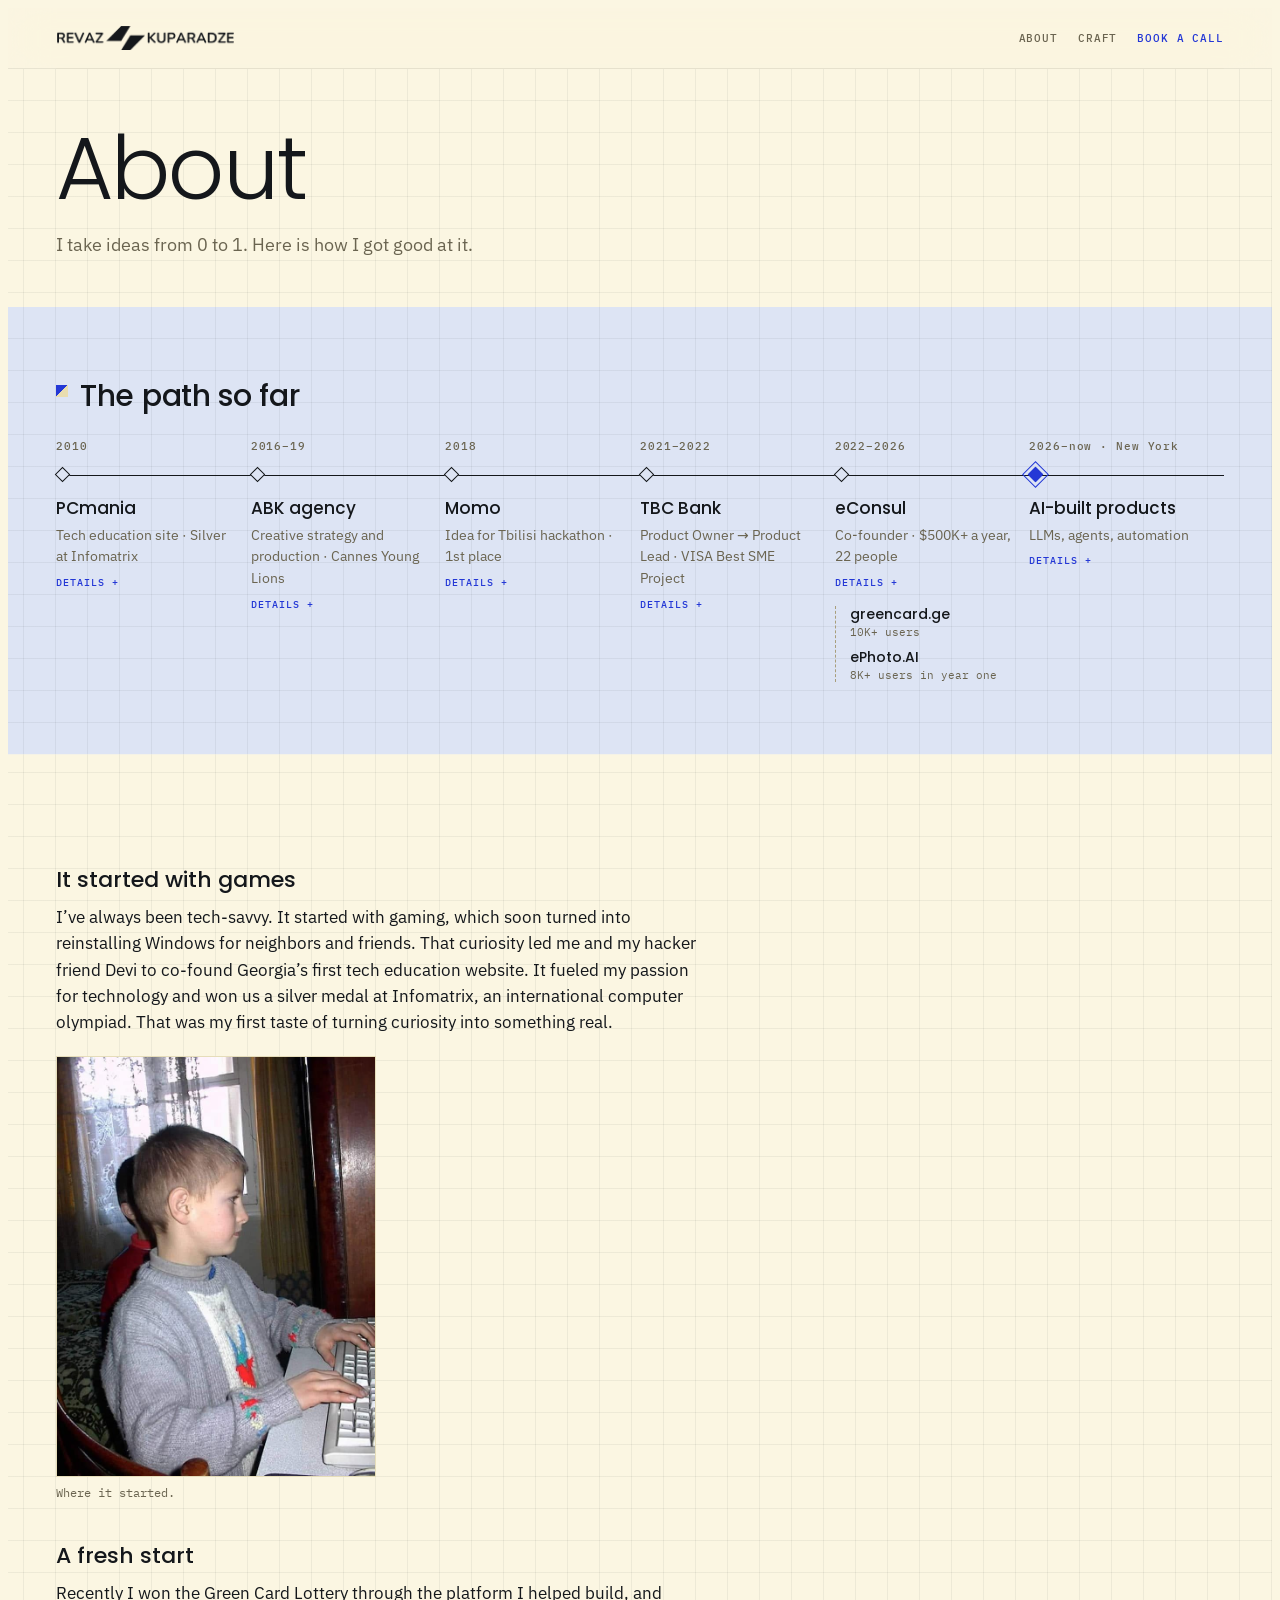
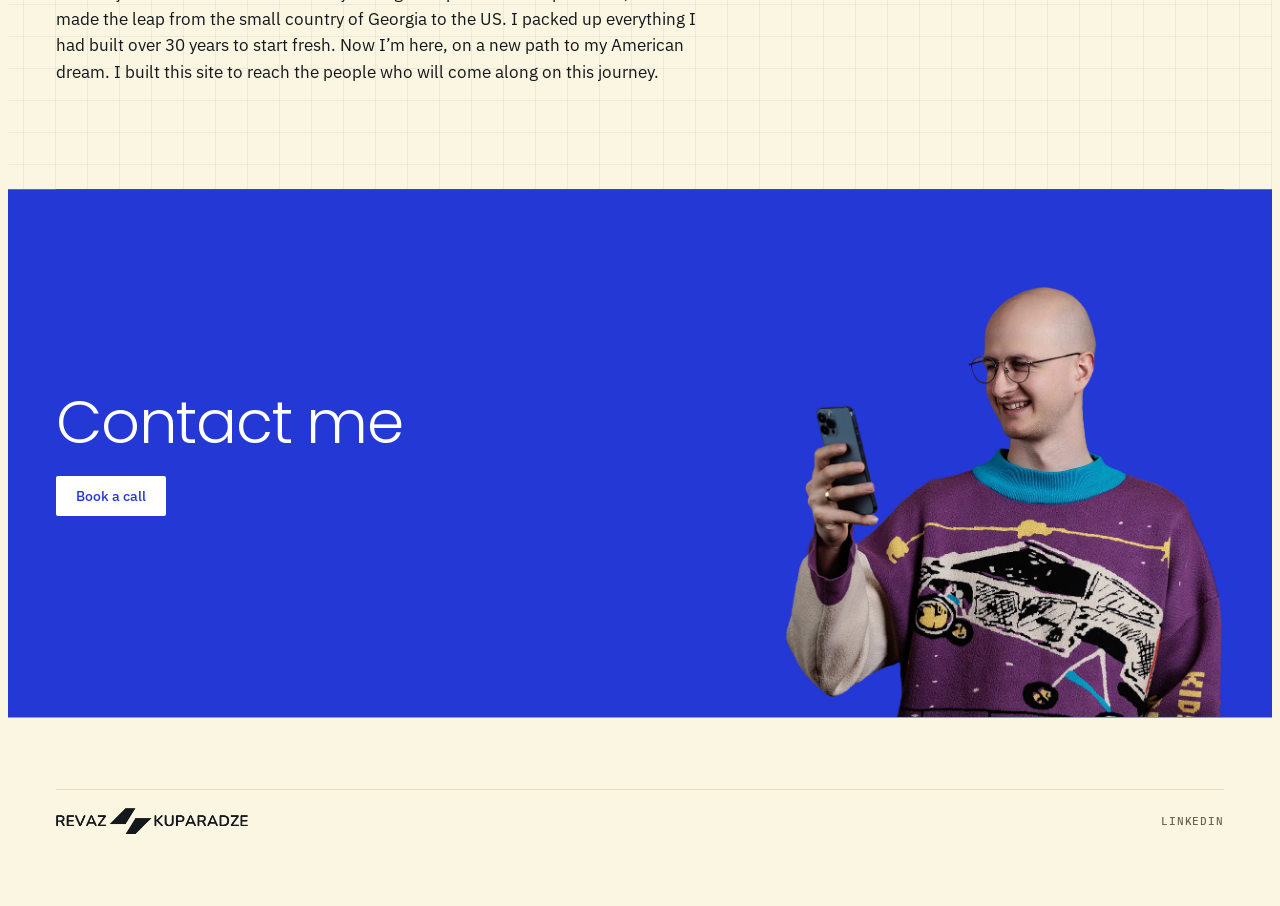
<file: about/index.html>
<!DOCTYPE html><html lang="en"> <head><meta charset="utf-8"><meta name="viewport" content="width=device-width, initial-scale=1, viewport-fit=cover"><base href="/"><meta name="site-mode" content="paths"><title>About · Revaz Kuparadze</title><meta name="description" content="Rez Kuparadze’s path from PCmania and ABK to TBC Bank, eConsul and building with AI in New York, with the awards along the way."><link rel="canonical" href="https://revazkuparadze.com/about/"><meta property="og:type" content="website"><meta property="og:site_name" content="Revaz Kuparadze"><meta property="og:title" content="About · Revaz Kuparadze"><meta property="og:description" content="Rez Kuparadze’s path from PCmania and ABK to TBC Bank, eConsul and building with AI in New York, with the awards along the way."><meta property="og:url" content="https://revazkuparadze.com/about/"><meta property="og:image" content="https://revazkuparadze.com/og-image.png"><meta name="twitter:card" content="summary_large_image"><script type="application/ld+json">{"@context":"https://schema.org","@graph":[{"@type":"Person","name":"Revaz Kuparadze","alternateName":"Rez","url":"https://revazkuparadze.com/","image":"https://revazkuparadze.com/about/rez-portrait.jpg","jobTitle":"Founder and product lead","homeLocation":{"@type":"Place","name":"New York"},"sameAs":["https://www.linkedin.com/in/rkuparadze/"]},{"@type":"WebPage","name":"About · Revaz Kuparadze","url":"https://revazkuparadze.com/about/","description":"Rez Kuparadze’s path from PCmania and ABK to TBC Bank, eConsul and building with AI in New York, with the awards along the way."}]}</script><link rel="icon" href="favicon.ico" sizes="48x48"><link rel="icon" href="favicon-32.png" type="image/png" sizes="32x32"><link rel="apple-touch-icon" href="apple-touch-icon.png"><link rel="preload" href="fonts/poppins-latin-300-normal.woff2" as="font" type="font/woff2" crossorigin><link rel="preload" href="fonts/ibm-plex-sans-latin-400-normal.woff2" as="font" type="font/woff2" crossorigin><link rel="preload" href="fonts/ibm-plex-sans-latin-500-normal.woff2" as="font" type="font/woff2" crossorigin><link rel="preload" href="fonts/poppins-latin-700-normal.woff2" as="font" type="font/woff2" crossorigin><style>/* Self-hosted fonts (SIL Open Font License) */
@font-face { font-family: "Poppins"; font-style: normal; font-weight: 300; font-display: swap; src: url("fonts/poppins-latin-300-normal.woff2") format("woff2"); }
@font-face { font-family: "Poppins"; font-style: normal; font-weight: 500; font-display: swap; src: url("fonts/poppins-latin-500-normal.woff2") format("woff2"); }
@font-face { font-family: "Poppins"; font-style: normal; font-weight: 600; font-display: swap; src: url("fonts/poppins-latin-600-normal.woff2") format("woff2"); }
@font-face { font-family: "Poppins"; font-style: normal; font-weight: 700; font-display: swap; src: url("fonts/poppins-latin-700-normal.woff2") format("woff2"); }
@font-face { font-family: "IBM Plex Sans"; font-style: normal; font-weight: 400; font-display: swap; src: url("fonts/ibm-plex-sans-latin-400-normal.woff2") format("woff2"); }
@font-face { font-family: "IBM Plex Sans"; font-style: normal; font-weight: 500; font-display: swap; src: url("fonts/ibm-plex-sans-latin-500-normal.woff2") format("woff2"); }
@font-face { font-family: "IBM Plex Mono"; font-style: normal; font-weight: 400; font-display: swap; src: url("fonts/ibm-plex-mono-latin-400-normal.woff2") format("woff2"); }
@font-face { font-family: "IBM Plex Mono"; font-style: normal; font-weight: 500; font-display: swap; src: url("fonts/ibm-plex-mono-latin-500-normal.woff2") format("woff2"); }

/* Layout: a single plane field under a thin instrument bar; headline anchored bottom-left; plain idea list below as the no-motion baseline. */
:root {
  --brand-mask: url([data-uri]);
  --paper: #FBF6E2;
  --ink: #14171B;
  --graphite: #6A6450;
  --rule: #E6DDBA;
  --plane: #FFFDF4;
  --plane-edge: #14171B;
  --accent: #2438D6;
  --panel: #FFFCF0;
  --fold-hi: #FFFDF4;
  --fold-mid: #F4ECCD;
  --fold-lo: #E9DDB0;
  --fold-edge: #A89E7C;
  --tone-mist: #DDE4F4;
  --tone-stone: #F4D65A; --tone-sun-ink: #1A1810; --tone-sun-muted: #5C5020; --tone-sun-rule: #D9B93B;
  --tone-deep: #15181D; --tone-deep-ink: #EEF0EF; --tone-deep-muted: #9BA4AE; --tone-deep-rule: #2C323A; --tone-deep-accent: #93A0FF;
  --tone-cobalt: #2438D6; --tone-cobalt-ink: #FFFFFF; --tone-cobalt-muted: #CBD2FF; --tone-cobalt-rule: #4A5DE3;
  --font-display: "Poppins", "Avenir Next", "Segoe UI", system-ui, sans-serif;
  --font-body: "IBM Plex Sans", system-ui, -apple-system, "Segoe UI", sans-serif;
  --font-mono: "IBM Plex Mono", ui-monospace, "SF Mono", Menlo, monospace;
}
@media (prefers-color-scheme: dark) {
  :root:not([data-theme="light"]) {
    --paper: #14130E; --ink: #F1EEE2; --graphite: #A39D86; --rule: #2E2B20;
    --plane: #1E1C15; --plane-edge: #F1EEE2; --accent: #7C8CFF; --panel: #1A1812; --fold-hi: #2B281D; --fold-mid: #221F16; --fold-lo: #18160F; --tone-mist: #151B26; --tone-stone: #E9C940; --tone-sun-ink: #1A1810; --tone-sun-muted: #5C5020; --tone-sun-rule: #C9A92C; --tone-deep: #1C2229; --tone-deep-ink: #EEF0EF; --tone-deep-muted: #9BA4AE; --tone-deep-rule: #313840; --tone-deep-accent: #93A0FF; --tone-cobalt: #2E41D9; --tone-cobalt-ink: #FFFFFF; --tone-cobalt-muted: #CBD2FF; --tone-cobalt-rule: #5566E6; --fold-edge: #4A4533;
    color-scheme: dark;
  }
}
:root[data-theme="dark"] {
  --paper: #14130E; --ink: #F1EEE2; --graphite: #A39D86; --rule: #2E2B20;
  --plane: #1E1C15; --plane-edge: #F1EEE2; --accent: #7C8CFF; --panel: #1A1812; --fold-hi: #2B281D; --fold-mid: #221F16; --fold-lo: #18160F; --tone-mist: #151B26; --tone-stone: #E9C940; --tone-sun-ink: #1A1810; --tone-sun-muted: #5C5020; --tone-sun-rule: #C9A92C; --tone-deep: #1C2229; --tone-deep-ink: #EEF0EF; --tone-deep-muted: #9BA4AE; --tone-deep-rule: #313840; --tone-deep-accent: #93A0FF; --tone-cobalt: #2E41D9; --tone-cobalt-ink: #FFFFFF; --tone-cobalt-muted: #CBD2FF; --tone-cobalt-rule: #5566E6; --fold-edge: #4A4533;
  color-scheme: dark;
}
* { box-sizing: border-box; }
body { background: var(--paper); color: var(--ink); font: 400 16px/1.55 var(--font-body); }
.wrap { padding-inline: clamp(16px, 4vw, 48px); padding-block: 0 64px; max-width: 1280px; margin: 0 auto; }

.bar { display: flex; flex-wrap: wrap; gap: 8px 24px; justify-content: space-between; align-items: center;
  padding-block: 18px; border-bottom: 1px solid var(--rule);
  font: 500 11px/1.3 var(--font-mono); letter-spacing: .08em; text-transform: uppercase; color: var(--graphite); }
/* Header follows the scroll, full-width paper behind it */
.bar { position: sticky; top: 0; z-index: 8; background: var(--paper); box-shadow: 0 0 0 100vmax var(--paper); clip-path: inset(0 -100vmax); }
.bar strong { color: var(--ink); font-weight: 500; }

.field { position: relative; height: clamp(460px, 68vh, 720px); margin-top: 8px; overflow: hidden;
  touch-action: pan-y; border-bottom: 1px solid var(--rule); }
.field::before { content: ""; position: absolute; inset: 0; pointer-events: none;
  --grid: color-mix(in srgb, var(--ink) 6%, transparent);
  background-image: linear-gradient(var(--grid) 1px, transparent 1px), linear-gradient(90deg, var(--grid) 1px, transparent 1px);
  background-size: 32px 32px; background-position: -1px -1px; }

.thesis { position: absolute; left: 0; top: 36px; max-width: min(760px, 100%); pointer-events: none; z-index: 1; }
.thesis h1 { font: 300 clamp(34px, 6.4vw, 84px)/1.02 var(--font-display); letter-spacing: -.02em; margin: 0; text-wrap: balance; }
.thesis h1 b { font-weight: 700; color: var(--accent); }
.thesis p { margin: 14px 0 0; color: var(--graphite); max-width: 56ch; }
.thesis p b { color: var(--accent); font-weight: 600; }
.actions { display: flex; flex-wrap: wrap; gap: 12px 20px; align-items: center; margin-top: 22px; pointer-events: auto; }
.btn { display: inline-flex; align-items: center; gap: 10px; padding: 13px 20px; background: var(--ink); color: var(--paper);
  font: 500 14px/1 var(--font-body); text-decoration: none; border-radius: 2px; }
.btn:hover { background: var(--accent); color: #fff; }

.plane { position: absolute; left: 0; top: 0; z-index: 2; display: block; width: 0; height: 0;
  color: var(--ink); text-decoration: none; touch-action: none; user-select: none; -webkit-user-select: none;
  will-change: transform; outline: none; }
.plane .body { position: absolute; left: calc(var(--s) / -2); top: calc(var(--s) / -2); width: var(--s); height: var(--s); cursor: grab; }
.plane svg { width: 100%; height: 100%; display: block; overflow: visible; }
/* Planes: faceted paper dart, ink outline on warm paper; accent blue while hovered or held */
.plane .pf { fill: var(--plane); stroke: var(--plane-edge); stroke-width: 1.3; stroke-linejoin: round; transition: fill .2s, stroke .2s; }
.plane .tag { position: absolute; left: calc(var(--s) / 2 + 4px); top: -8px; white-space: nowrap;
  font: 500 11px/1 var(--font-mono); letter-spacing: .06em; text-transform: uppercase; color: var(--graphite);
  pointer-events: none; transition: color .2s; }
.plane.tag-left .tag { left: auto; right: calc(var(--s) / 2 + 4px); }
/* When a label moves to the other side of its plane (near the screen edge), it fades in there instead of jumping */
.plane .tag { animation: tag-in-right .3s ease-out; }
.plane.tag-left .tag { animation-name: tag-in-left; }
@keyframes tag-in-right { from { opacity: 0; } }
@keyframes tag-in-left { from { opacity: 0; } }
@media (prefers-reduced-motion: reduce) { .plane .tag { animation: none; } }
.plane:hover .tag, .plane:focus-visible .tag, .plane.held .tag { color: var(--accent); }
.plane:hover .pf, .plane:focus-visible .pf, .plane.held .pf { fill: var(--accent); stroke: var(--paper); }
.plane:focus-visible .body { outline: 2px solid var(--accent); outline-offset: 6px; border-radius: 50%; }
.plane.held .body { cursor: grabbing; }

.list-head { display: flex; justify-content: space-between; align-items: baseline; gap: 16px; margin: 56px 0 8px; flex-wrap: wrap; }
.list-head h2 { font: 500 22px/1.2 var(--font-display); margin: 0; }
.list-head span { font: 400 12px/1.3 var(--font-mono); color: var(--graphite); }
.ideas { list-style: none; margin: 0; padding: 0; }
.ideas li { border-top: 1px solid var(--rule); }
.ideas li:last-child { border-bottom: 1px solid var(--rule); }
.ideas a { display: grid; grid-template-columns: minmax(120px, 220px) 1fr auto; gap: 8px 24px; align-items: baseline;
  padding: 18px 0; color: inherit; text-decoration: none; }
.ideas a:hover .name, .ideas a:focus-visible .name { color: var(--accent); }
.ideas a:focus-visible { outline: 2px solid var(--accent); outline-offset: 4px; }
.ideas .name { font: 500 17px/1.3 var(--font-display); }
.ideas .line { color: var(--graphite); min-width: 0; }
.ideas .year { font: 400 12px/1 var(--font-mono); color: var(--graphite); font-variant-numeric: tabular-nums; }
@media (max-width: 640px) {
  .ideas a { grid-template-columns: 1fr auto; }
  .ideas .line { grid-column: 1 / -1; }
}

.sheet { position: fixed; inset: 0; z-index: 10; background: var(--panel); overflow: auto;
  clip-path: circle(0px at var(--ox, 50%) var(--oy, 50%)); transition: clip-path .7s cubic-bezier(.7,0,.2,1); }
.sheet.open { clip-path: circle(150% at var(--ox, 50%) var(--oy, 50%)); }
.sheet-inner { padding-inline: clamp(16px, 4vw, 48px); padding-block: 24px 64px; max-width: 900px; margin: 0 auto;
  opacity: 0; transform: translateY(12px); transition: opacity .4s .35s, transform .4s .35s; }
.sheet.open .sheet-inner { opacity: 1; transform: none; }
.sheet .back { font: 500 12px/1 var(--font-mono); letter-spacing: .08em; text-transform: uppercase; color: var(--graphite);
  background: none; border: 1px solid var(--rule); padding: 10px 14px; cursor: pointer; border-radius: 2px; }
.sheet .back { position: sticky; top: 16px; z-index: 3; background: var(--panel); box-shadow: 0 6px 18px -10px rgba(0,0,0,.35); }
.sheet .back:hover, .sheet .back:focus-visible { color: var(--accent); border-color: var(--accent); outline: none; }
.sheet .eyebrow { margin-top: 48px; font: 500 11px/1.3 var(--font-mono); letter-spacing: .1em; text-transform: uppercase; color: var(--accent); }
.sheet h2 { font: 700 clamp(40px, 8vw, 88px)/1 var(--font-display); letter-spacing: -.02em; margin: 12px 0 20px; text-wrap: balance; }
.sheet .lede { font-size: 19px; max-width: 58ch; margin: 0; }
.sheet-extra:empty { display: none; }
.sheet .highlight { margin: 28px 0 0; padding-left: 18px; border-left: 3px solid var(--accent); max-width: 40ch;
  font: 500 clamp(20px, 2.4vw, 26px)/1.3 var(--font-display); letter-spacing: -.01em; color: var(--ink); text-wrap: balance; }
.notice { margin-top: 32px; padding: 20px 22px; max-width: 66ch; border: 1px solid var(--rule); border-top: 3px solid var(--ink); background: var(--paper); }
.notice p { margin: 0; }
.notice .notice-label { margin-bottom: 8px; font: 500 11px/1.3 var(--font-mono); letter-spacing: .1em; text-transform: uppercase; color: var(--graphite); }
.notice blockquote { margin: 14px 0 0; padding-left: 14px; border-left: 2px solid var(--rule); font-style: italic; }
.notice .notice-cite { margin-top: 10px; font: 400 12px/1.5 var(--font-mono); color: var(--graphite); }
.notice .notice-cite a { color: var(--accent); }
.sheet-media .logo-card img { background: #fff; padding: 28px 24px; aspect-ratio: auto; border: 1px solid var(--rule); }
.sheet-media .logo-card img { max-height: 220px; object-fit: contain; } /* square logos stay a sensible size */
.facts { display: grid; grid-template-columns: repeat(auto-fit, minmax(200px, 1fr)); gap: 24px; margin-top: 40px; padding-top: 24px; border-top: 1px solid var(--rule); }
.facts dt { font: 500 11px/1.3 var(--font-mono); letter-spacing: .1em; text-transform: uppercase; color: var(--graphite); }
.facts dd { margin: 6px 0 0; }
.sheet-title-row { display: flex; align-items: center; gap: 18px; margin: 12px 0 20px; }
.sheet-title-row h2 { margin: 0; }
.sheet-icon { width: clamp(48px, 7vw, 72px); height: auto; aspect-ratio: 1; border-radius: 22%; flex: none; }
.sheet-icon[hidden], .sheet-link[hidden] { display: none; }
.sheet-link { display: inline-flex; align-items: center; gap: 8px; margin-top: 22px; padding: 11px 16px; border: 1px solid var(--rule); border-radius: 2px;
  color: var(--ink); text-decoration: none; font: 500 14px/1 var(--font-body); }
.sheet-link:hover, .sheet-link:focus-visible { border-color: var(--accent); color: var(--accent); outline: none; }
.facts dd ul { margin: 0; padding-left: 18px; }
.facts dd li + li { margin-top: 6px; }
.facts .span-all { grid-column: 1 / -1; }
.sheet-media { display: grid; grid-template-columns: 1.6fr 1fr; gap: 16px; margin-top: 40px; align-items: start; }
.sheet-media:empty { display: none; }
.sheet-media figure { margin: 0; }
.sheet-media figure:only-child { grid-column: 1 / -1; }
.sheet-media img { width: 100%; height: auto; display: block; border-radius: 2px; background: var(--rule); }
.sheet-media figcaption { margin-top: 8px; font: 400 12px/1.4 var(--font-mono); color: var(--graphite); }
@media (max-width: 640px) { .sheet-media { grid-template-columns: 1fr; } }


.band { padding-block: 72px 0; }
.band-head { display: flex; flex-wrap: wrap; justify-content: space-between; align-items: baseline; gap: 8px 32px; margin-bottom: 28px; }
.band-head h2 { font: 500 clamp(22px, 3vw, 30px)/1.15 var(--font-display); margin: 0; letter-spacing: -.01em; }
.band-head p { margin: 0; color: var(--graphite); max-width: 52ch; }
.path { list-style: none; margin: 0; padding: 0; display: grid; grid-template-columns: repeat(auto-fit, minmax(240px, 1fr)); gap: 0; border-top: 1px solid var(--ink); counter-reset: stage; }
.path li { padding: 24px 24px 8px 0; min-width: 0; counter-increment: stage; }
.path li + li { padding-left: 24px; border-left: 1px solid var(--rule); }
.path .step { font: 500 11px/1 var(--font-mono); letter-spacing: .1em; text-transform: uppercase; color: var(--accent); }
.path .step::before { content: counter(stage) " / 3  "; color: var(--graphite); white-space: pre; }
.path h3 { font: 500 19px/1.25 var(--font-display); margin: 14px 0 10px; }
.path p { margin: 0; color: var(--graphite); }
@media (max-width: 640px) { .path li + li { padding-left: 0; border-left: 0; border-top: 1px solid var(--rule); } }
.awards { list-style: none; margin: 0; padding: 0; }
.awards .award-row { grid-template-columns: 110px 1fr auto 20px; }
.awards li { border-top: 1px solid var(--rule); }
.awards li:last-child { border-bottom: 1px solid var(--rule); }
.award-row { width: 100%; display: grid; grid-template-columns: 80px 1fr auto 20px; gap: 16px; align-items: baseline; padding: 14px 0;
  background: none; border: 0; color: inherit; font: inherit; text-align: left; cursor: pointer; }
.award-row:hover .what, .award-row[aria-expanded="true"] .what { color: var(--accent); }
.award-row:focus-visible { outline: 2px solid var(--accent); outline-offset: 2px; }
.awards .what { min-width: 0; }
.awards .when { font: 400 13px/1 var(--font-mono); color: var(--graphite); font-variant-numeric: tabular-nums; }
.chev { width: 10px; height: 10px; border-right: 1.5px solid var(--graphite); border-bottom: 1.5px solid var(--graphite); transform: rotate(45deg) translateY(-3px); transition: transform .3s; justify-self: end; }
.award-row[aria-expanded="true"] .chev { transform: rotate(225deg); }
.award-panel { display: grid; grid-template-rows: 0fr; transition: grid-template-rows .45s cubic-bezier(.7,0,.2,1); }
.award-panel.open { grid-template-rows: 1fr; }
.panel-clip { overflow: hidden; min-height: 0; }
.panel-inner { display: flex; flex-wrap: wrap; align-items: end; gap: 16px 24px; padding: 4px 0 20px 96px; transform-origin: top; transform: perspective(600px) rotateX(-70deg); opacity: 0; transition: transform .5s cubic-bezier(.2,.8,.2,1), opacity .3s; }
.award-panel.open .panel-inner { transform: none; opacity: 1; }
.frame { position: relative; width: min(360px, 100%); aspect-ratio: 4 / 3; display: flex; flex-direction: column; justify-content: end; gap: 4px; padding: 14px;
  background: linear-gradient(135deg, var(--fold-hi) 0 50%, var(--fold-lo) 50% 100%); border: 1px solid var(--rule); max-width: 100%; }
.frame::after { content: ""; position: absolute; top: -1px; right: -1px; width: 28px; height: 28px; background: linear-gradient(225deg, var(--paper) 0 50%, var(--fold-lo) 50%); }
.frame span { font: 500 13px/1.3 var(--font-display); }
.frame small { font: 400 11px/1.3 var(--font-mono); color: var(--graphite); }
.frame.photo { padding: 0; aspect-ratio: auto; background: none; overflow: hidden; }
.frame.photo img { display: block; width: 100%; height: auto; }
.prose-photo { margin: 20px 0 8px; max-width: 320px; }
.prose-photo img { display: block; width: 100%; height: auto; border: 1px solid var(--rule); }
.prose-photo figcaption { margin-top: 8px; font: 400 12px/1.4 var(--font-mono); color: var(--graphite); }
.frame.video { padding: 0; overflow: hidden; display: block; text-decoration: none; color: inherit; }
.frame.video img { position: absolute; inset: 0; width: 100%; height: 100%; object-fit: cover; z-index: 1; }
.frame.video .v-fallback { position: absolute; left: 14px; bottom: 14px; font: 500 13px/1.3 var(--font-display); }
.frame.video .play { position: absolute; left: 50%; top: 50%; z-index: 2; width: 56px; height: 56px; margin: -28px 0 0 -28px; border-radius: 50%; background: rgba(20,23,27,.72); transition: transform .2s, background-color .2s; }
.frame.video .play::after { content: ""; position: absolute; left: 22px; top: 17px; border-left: 16px solid #fff; border-top: 11px solid transparent; border-bottom: 11px solid transparent; }
.frame.video:hover .play, .frame.video:focus-visible .play { transform: scale(1.1); background: var(--accent); }
.frame.video:focus-visible { outline: 2px solid var(--accent); outline-offset: 3px; }
.frame.video::after { z-index: 3; }
.panel-link { background: none; border: 0; padding: 0; font: 500 13px/1 var(--font-mono); color: var(--accent); cursor: pointer; }
.panel-link:hover { text-decoration: underline; }
@media (max-width: 640px) { .panel-inner { padding-left: 0; } .award-row { grid-template-columns: 64px 1fr auto 16px; gap: 10px; } }

.f-hi { fill: var(--fold-hi); stroke: var(--fold-edge); stroke-width: 1; stroke-linejoin: round; }
.f-lo { fill: var(--fold-lo); stroke: var(--fold-edge); stroke-width: 1; stroke-linejoin: round; }
.work { position: relative; }
.work::after { content: ""; position: absolute; top: -1px; right: -1px; width: 22px; height: 22px;
  background: linear-gradient(225deg, var(--paper) 0 50%, var(--fold-lo) 50%); border-left: 1px solid var(--rule); border-bottom: 1px solid var(--rule); transition: width .25s, height .25s; }
.work:hover::after, .work:focus-visible::after { width: 34px; height: 34px; }
.band-head h2::before { content: ""; display: inline-block; width: 12px; height: 12px; margin-right: 12px; vertical-align: calc(.7em - 12px);
  background: linear-gradient(135deg, var(--accent) 0 50%, var(--fold-lo) 50%); }
.closing { position: relative; }
.medal { font: 500 11px/1 var(--font-mono); letter-spacing: .1em; text-transform: uppercase; color: var(--graphite); }
.medal.gold { color: var(--accent); }
.craft { display: grid; grid-template-columns: repeat(auto-fit, minmax(240px, 1fr)); gap: 16px; align-items: start; }
.work { display: flex; flex-direction: column; gap: 10px; padding: 20px; border: 1px solid var(--rule); color: inherit; text-decoration: none; min-width: 0; transition: border-color .2s; }
.work:hover, .work:focus-visible { border-color: var(--accent); outline: none; }
.work .client { font: 500 16px/1.25 var(--font-display); }
.work .brief { color: var(--graphite); flex: 1; }
.work .role { font: 400 11px/1.3 var(--font-mono); letter-spacing: .06em; text-transform: uppercase; color: var(--graphite); }
.closing { padding-block: 96px 24px; }
.closing h2 { font: 300 clamp(32px, 5vw, 60px)/1.05 var(--font-display); margin: 0; letter-spacing: -.02em; text-wrap: balance; }
.closing p { color: var(--graphite); max-width: 50ch; margin: 14px 0 0; }
.foot { display: flex; flex-wrap: wrap; justify-content: space-between; gap: 8px; margin-top: 72px; padding-top: 18px; border-top: 1px solid var(--rule);
  font: 500 11px/1.3 var(--font-mono); letter-spacing: .08em; text-transform: uppercase; color: var(--graphite); }

.brand { display: inline-block; height: 18px; aspect-ratio: 732 / 99; max-width: 100%; background: var(--ink);
  -webkit-mask: var(--brand-mask) center / contain no-repeat; mask: var(--brand-mask) center / contain no-repeat; }
.foot { align-items: center; }
.foot .brand { height: 26px; width: 192px; flex: none; }
@media (max-width: 560px) { .foot { flex-direction: column; align-items: center; text-align: center; gap: 14px; } }
.home-link { display: inline-flex; align-items: center; flex: none; }
.home-link .brand { height: 24px; width: 178px; flex: none; }
.critter { width: 96px; height: 80px; display: block; margin-bottom: 12px; overflow: visible; }
.f-mid { fill: var(--fold-mid); stroke: var(--fold-edge); stroke-width: 1; stroke-linejoin: round; }
.critter .f-hi, .critter .f-mid, .critter .f-lo { transition: transform .4s; }
.path li:hover .critter { transform: translateY(-4px) rotate(-3deg); }
.critter { transition: transform .4s cubic-bezier(.2,.8,.2,1); }
.turtle { width: 110px; height: 92px; margin: 0; }

/* Line-art figures: ink outlines on paper, one stroke weight, no shading */
.critter .f-hi, .critter .f-mid, .critter .f-lo, .critter .f-accent {
  fill: var(--paper); stroke: var(--ink); stroke-width: 1.6; stroke-linejoin: round; stroke-linecap: round; vector-effect: non-scaling-stroke; }
.path li:hover .critter .f-hi, .path li:hover .critter .f-mid, .path li:hover .critter .f-lo, .path li:hover .critter .f-accent { stroke: var(--accent); }

.bar .home-link { display: inline-flex; }
.nav { display: flex; gap: 20px; align-items: center; flex-wrap: wrap; }
.nav a { color: var(--graphite); text-decoration: none; font: 500 11px/1 var(--font-mono); letter-spacing: .08em; text-transform: uppercase; }
.nav a:hover, .nav a:focus-visible, .nav a[aria-current="page"] { color: var(--ink); }
/* Touch: at least 44px tall hit areas, without moving the layout */
.nav a, .foot a { display: inline-block; padding: 17px 5px; margin: -17px -5px; }
.home-link { padding-block: 13px; margin-block: -13px; }
.nav .nav-cta { color: var(--accent); }
/* Phones: logo and menu on one line */
@media (max-width: 560px) {
  .bar { flex-wrap: nowrap; gap: 12px; }
  .home-link .brand { height: 18px; width: 133px; }
  .nav { flex-wrap: nowrap; gap: 14px; }
  .nav a { font-size: 10px; letter-spacing: .05em; white-space: nowrap; }
}
@media (max-width: 370px) {
  .home-link .brand { height: 15px; width: 111px; }
  .nav { gap: 10px; }
  .nav a { letter-spacing: .02em; }
}
.page-head { padding-block: 56px 8px; }
.page-head h1 { font: 300 clamp(40px, 7vw, 88px)/1 var(--font-display); letter-spacing: -.02em; margin: 0; }
.page-head p { color: var(--graphite); max-width: 60ch; margin: 18px 0 0; font-size: 18px; }
.work .watch { font: 500 12px/1 var(--font-mono); color: var(--accent); }
.chip { align-self: start; font: 500 10px/1 var(--font-mono); letter-spacing: .1em; text-transform: uppercase; color: var(--accent); border: 1px solid currentColor; padding: 5px 7px; }
.photos { display: flex; gap: 16px; overflow-x: auto; scroll-snap-type: x mandatory; padding-bottom: 14px; scrollbar-width: thin; scrollbar-color: var(--fold-edge) transparent; }
.photos:focus-visible { outline: 2px solid var(--accent); outline-offset: 4px; }
.photo { margin: 0; flex: 0 0 clamp(220px, 28vw, 320px); scroll-snap-align: start; }
.photo .frame { width: 100%; aspect-ratio: 1; }
.photo figcaption { margin-top: 8px; font: 400 12px/1.3 var(--font-mono); color: var(--graphite); }
.credential { margin-top: 40px; font: 400 13px/1.5 var(--font-mono); color: var(--graphite); }
.prose { max-width: 64ch; padding-top: 24px; }
.prose h2 { font: 500 22px/1.25 var(--font-display); margin: 40px 0 10px; }
.prose p { margin: 0; font-size: 17px; }
.foot a { color: var(--graphite); text-decoration: none; }
.foot a:hover, .foot a:focus-visible { color: var(--accent); }

/* Intro: the logo mark appears, then REVAZ unfolds to the left and KUPARADZE to the right; then the page shows.
   The three parts are slices of the one logo image (x ranges 0–197, 197–369, 369–732 of 732 px). CSS only, removes itself. */
.loader { position: fixed; inset: 0; z-index: 50; display: grid; place-items: center; background: var(--paper);
  animation: loader-out .45s ease 1.75s forwards; pointer-events: none; }
.ld-logo { --L: min(80vw, 480px); display: flex; height: calc(var(--L) * 99 / 732); }
.ld-part { display: block; height: 100%; background: var(--ink); -webkit-mask: var(--brand-mask) no-repeat; mask: var(--brand-mask) no-repeat;
  -webkit-mask-size: var(--L) 100%; mask-size: var(--L) 100%; }
.ld-first { width: calc(var(--L) * 197 / 732); -webkit-mask-position: 0 0; mask-position: 0 0;
  clip-path: inset(0 0 0 100%); animation: ld-reveal-left .6s cubic-bezier(.2,.8,.2,1) .7s forwards; }
.ld-mark { width: calc(var(--L) * 172 / 732); -webkit-mask-position: calc(var(--L) * -197 / 732) 0; mask-position: calc(var(--L) * -197 / 732) 0;
  /* starts centred on screen (the mark's centre sits 82 px right of the logo's centre), then settles into place */
  opacity: 0; transform: translateX(calc(var(--L) * 82 / 732)) scale(.6);
  animation: ld-mark-in .45s cubic-bezier(.2,.8,.2,1) .1s forwards, ld-mark-settle .6s cubic-bezier(.2,.8,.2,1) .7s forwards; }
.ld-last { width: calc(var(--L) * 363 / 732); -webkit-mask-position: calc(var(--L) * -369 / 732) 0; mask-position: calc(var(--L) * -369 / 732) 0;
  clip-path: inset(0 100% 0 0); animation: ld-reveal-right .6s cubic-bezier(.2,.8,.2,1) .7s forwards; }
@keyframes ld-mark-in { to { opacity: 1; transform: translateX(calc(var(--L) * 82 / 732)) scale(1); } }
@keyframes ld-mark-settle { from { opacity: 1; transform: translateX(calc(var(--L) * 82 / 732)); } to { opacity: 1; transform: none; } }
@keyframes ld-reveal-left { to { clip-path: inset(0); } }
@keyframes ld-reveal-right { to { clip-path: inset(0); } }
@keyframes loader-out { to { opacity: 0; visibility: hidden; } }
.tag-inst { font: 500 10px/1 var(--font-mono); letter-spacing: .12em; text-transform: uppercase; color: var(--graphite); border: 1px solid var(--rule); padding: 5px 8px; white-space: nowrap; }
.lineage { list-style: none; margin: 0; padding: 0; display: grid; grid-template-columns: repeat(6, minmax(0, 1fr)); position: relative; }
.lineage::before { content: ""; position: absolute; left: 0; right: 0; top: 34px; border-top: 1px solid var(--ink); }
.node { position: relative; display: flex; flex-direction: column; gap: 6px; padding-right: 16px; min-width: 0; }
.node .yr { font: 500 11px/1 var(--font-mono); letter-spacing: .08em; color: var(--graphite); font-variant-numeric: tabular-nums; height: 22px; }
.node .dot { width: 11px; height: 11px; background: var(--paper); border: 1.5px solid var(--ink); transform: rotate(45deg); margin: 0 0 12px 1px; }
.node.now .dot { background: var(--accent); border-color: var(--accent); }
/* "Now" pulses like a live location pin */
.node.now .dot { animation: now-blink 1.6s ease-in-out infinite; }
@media (min-width: 761px) { .node.now .dot { position: relative; } }
.node.now .dot::after { content: ""; position: absolute; inset: -5px; border: 1.5px solid var(--accent); animation: now-ring 1.6s ease-out infinite; }
@keyframes now-blink { 0%, 100% { opacity: 1; } 50% { opacity: .35; } }
@keyframes now-ring { from { transform: scale(.6); opacity: .9; } to { transform: scale(1.9); opacity: 0; } }
@media (prefers-reduced-motion: reduce) { .node.now .dot, .node.now .dot::after { animation: none; } }
.node .n-name { font: 500 17px/1.2 var(--font-display); }
.node .n-desc { color: var(--graphite); font-size: 14px; }
.node-btn { display: flex; flex-direction: column; gap: 6px; width: 100%; padding: 0; margin: 0; background: none; border: 0; text-align: left; color: inherit; font: inherit; cursor: pointer; }
.node-btn:hover .n-name, .node-btn:focus-visible .n-name, .node-btn[aria-expanded="true"] .n-name { color: var(--accent); }
.node-btn:focus-visible { outline: 2px solid var(--accent); outline-offset: 6px; }
.node-btn[aria-expanded="true"] .dot { background: var(--accent); border-color: var(--accent); }
/* Hover: the path point lights up and grows, so it reads as clickable */
.node .dot { transition: transform .2s cubic-bezier(.2,.8,.2,1), background-color .2s, border-color .2s, box-shadow .2s; }
.node-btn:hover .dot, .node-btn:focus-visible .dot { background: var(--accent); border-color: var(--accent); transform: rotate(45deg) scale(1.45); box-shadow: 0 0 0 4px color-mix(in srgb, var(--accent) 22%, transparent); }
.node-btn:hover .n-more { text-decoration: underline; text-underline-offset: 3px; }
.node-btn:hover .n-desc { color: var(--ink); }
.n-more { font: 500 10px/1 var(--font-mono); letter-spacing: .1em; text-transform: uppercase; color: var(--accent); margin-top: 4px; }
.node-btn[aria-expanded="true"] .n-more { visibility: hidden; }
.branches .b-link { display: flex; flex-direction: column; gap: 2px; text-align: left; font: inherit; color: inherit; }
.branches .b-link:hover .b-name { color: var(--accent); text-decoration: underline; }
.stop-panel { display: grid; grid-template-rows: 0fr; transition: grid-template-rows .45s cubic-bezier(.7,0,.2,1); }
.stop-panel.open { grid-template-rows: 1fr; }
.stop-inner { display: grid; grid-template-columns: minmax(0, 1.3fr) minmax(0, 1fr); gap: 24px 40px; margin-top: 28px; padding: 26px 28px; background: var(--plane); color: var(--plane-edge); border-top: 3px solid var(--accent);
  transform-origin: top; transform: perspective(700px) rotateX(-60deg); opacity: 0; transition: transform .5s cubic-bezier(.2,.8,.2,1), opacity .3s; }
.stop-panel.open .stop-inner { transform: none; opacity: 1; }
.stop-inner:not(:has(figure)) { grid-template-columns: 1fr; }
.stop-inner h3 { margin: 0 0 4px; font: 500 24px/1.2 var(--font-display); }
.stop-inner .s-role { margin: 0 0 14px; font: 400 12px/1.4 var(--font-mono); color: color-mix(in srgb, var(--plane-edge) 60%, var(--plane)); }
.stop-inner p { margin: 0 0 12px; max-width: 60ch; }
.stop-inner ul { margin: 0 0 14px; padding-left: 18px; }
.stop-inner li + li { margin-top: 5px; }
.s-awards-h { margin: 16px 0 8px; font: 500 10px/1 var(--font-mono); letter-spacing: .12em; text-transform: uppercase; color: color-mix(in srgb, var(--plane-edge) 60%, var(--plane)); }
.s-awards { list-style: none; padding: 0 !important; }
.s-awards li { display: grid; grid-template-columns: 96px 1fr auto; gap: 12px; align-items: baseline; padding: 8px 0; border-top: 1px solid color-mix(in srgb, var(--plane-edge) 12%, var(--plane)); margin: 0 !important; }
.s-awards .medal { color: var(--accent); }
.s-awards .when { font: 400 12px/1 var(--font-mono); color: color-mix(in srgb, var(--plane-edge) 60%, var(--plane)); }
.s-links { display: flex; flex-wrap: wrap; gap: 10px 18px; margin-top: 10px; }
.stop-inner figure { margin: 0; }
.stop-inner figure img { display: block; width: 100%; height: auto; max-height: 420px; object-fit: cover; }
/* A stop photo that opens something: the whole picture is the button */
.panel-photo { display: block; width: 100%; padding: 0; border: 0; background: none; cursor: pointer; text-decoration: none; }
.panel-photo img { transition: transform .3s, box-shadow .3s; }
.panel-photo:hover img, .panel-photo:focus-visible img { transform: translateY(-2px); box-shadow: 0 10px 24px -14px rgba(0,0,0,.45); }
.panel-photo:hover { text-decoration: none; }
.panel-photo:focus-visible { outline: 2px solid var(--accent); outline-offset: 3px; }
.stop-inner figcaption { margin-top: 8px; font: 400 12px/1.4 var(--font-mono); color: color-mix(in srgb, var(--plane-edge) 60%, var(--plane)); }
@media (max-width: 760px) { .stop-inner { grid-template-columns: 1fr; padding: 20px 18px; margin-top: 14px; } .s-awards li { grid-template-columns: 1fr auto; } .s-awards .medal { grid-column: 1 / -1; } }
@media (prefers-reduced-motion: reduce) { .stop-panel, .stop-inner { transition: none; } }
.branches { list-style: none; margin: 12px 0 0; padding: 0 0 0 14px; border-left: 1px dashed var(--fold-edge); display: flex; flex-direction: column; gap: 10px; }
.branch { display: flex; flex-direction: column; gap: 2px; }
.b-name { font: 500 14px/1.2 var(--font-display); }
.b-desc { font: 400 11px/1.3 var(--font-mono); color: var(--graphite); }
@media (max-width: 760px) {
  .lineage { grid-template-columns: 1fr; gap: 22px; padding-left: 26px; }
  .lineage::before { left: 5px; right: auto; top: 0; bottom: 0; border-top: 0; border-left: 1px solid var(--ink); }
  .node .yr { height: auto; }
  .node .dot { position: absolute; left: -26px; top: 0; margin: 0; }
}

/* Section tones: each band re-scopes the palette tokens, so every child restyles itself */
.tone { background: var(--paper); color: var(--ink); box-shadow: 0 0 0 100vmax var(--paper); clip-path: inset(0 -100vmax); }
.band.tone { margin-top: 0; padding-block: 72px; }
.band.tone + .band:not(.tone) { padding-top: 80px; }
.tone-mist { --paper: var(--tone-mist); --rule: color-mix(in srgb, var(--ink) 16%, var(--tone-mist)); --fold-hi: var(--tone-mist); }
.tone-stone { --paper: var(--tone-stone); --ink: var(--tone-sun-ink); --graphite: var(--tone-sun-muted); --rule: var(--tone-sun-rule); --accent: #1F33C9; --fold-edge: var(--tone-sun-muted); color-scheme: light; }
.tone-cobalt { --paper: var(--tone-cobalt); --ink: var(--tone-cobalt-ink); --graphite: var(--tone-cobalt-muted); --rule: var(--tone-cobalt-rule); --accent: var(--tone-cobalt-ink); --fold-edge: var(--tone-cobalt-muted); }
.tone-cobalt .btn { background: var(--tone-cobalt-ink); color: var(--tone-cobalt); }
.tone-cobalt .btn:hover, .tone-cobalt .btn:focus-visible { background: transparent; color: var(--tone-cobalt-ink); box-shadow: inset 0 0 0 1.5px var(--tone-cobalt-ink); }
.tone-cobalt .band-head h2::before, .tone-cobalt h2::before { background: var(--tone-cobalt-ink); }
.closing.tone { padding-block: 96px; }
/* About: breathing room between sections */
#view-about .page-head { padding-bottom: 48px; }
.about-closing { display: grid; grid-template-columns: minmax(0, 1fr) minmax(0, 520px); gap: 32px 48px; align-items: center; }
.about-portrait { margin: 0; }
.about-portrait img { display: block; width: 100%; max-width: 440px; height: auto; margin-left: auto; }
.closing.about-closing { padding-bottom: 0; }
.about-closing .about-portrait { align-self: end; }
.about-closing > div { padding-bottom: 96px; }
@media (max-width: 760px) { .about-closing > div { padding-bottom: 8px; } .about-portrait img { margin: 0 auto; max-width: 320px; } }
@media (max-width: 760px) { .about-closing { grid-template-columns: 1fr; } }
#view-about .prose { padding-top: 72px; padding-bottom: 104px; }
.closing.gridded { padding-block: 128px 136px; }
html, body { overflow-x: clip; }
/* Same light line grid as the hero, carried across the full-bleed cobalt band */
.closing.gridded::before { content: ""; position: absolute; top: 0; bottom: 0; left: -100vmax; right: -100vmax; pointer-events: none;
  --grid: color-mix(in srgb, var(--ink) 10%, transparent);
  background-image: linear-gradient(var(--grid) 1px, transparent 1px), linear-gradient(90deg, var(--grid) 1px, transparent 1px);
  background-size: 32px 32px; background-position: 0 -1px; }
.closing-grid { position: relative; z-index: 1; }

/* Folded craft cards: a paper strip that unfolds on click */
.work.fold { padding: 0; gap: 0; }
.fold-head { width: 100%; display: grid; grid-template-columns: 1fr auto; grid-template-areas: "chip icon" "client icon" "role icon"; gap: 8px 12px; align-items: center;
  padding: 18px 20px; background: none; border: 0; color: inherit; font: inherit; text-align: left; cursor: pointer; position: relative; }
.fold-head .chip { grid-area: chip; justify-self: start; }
.fold-head .client { grid-area: client; }
.fold-head .role { grid-area: role; }
.fold-icon { grid-area: icon; width: 18px; height: 18px; position: relative; }
.fold-icon::before, .fold-icon::after { content: ""; position: absolute; left: 3px; right: 3px; top: 8px; border-top: 1.5px solid var(--ink); transition: transform .3s; }
.fold-icon::after { transform: rotate(90deg); }
.fold.open .fold-icon::after { transform: rotate(0deg); }
.fold:not(.open) .fold-head::after { content: ""; position: absolute; left: 20px; right: 20px; bottom: 0; border-top: 1px dashed var(--fold-edge); opacity: .7; }
.fold-head:focus-visible { outline: 2px solid var(--accent); outline-offset: -4px; }
.fold-body { display: grid; grid-template-rows: 0fr; transition: grid-template-rows .5s cubic-bezier(.7,0,.2,1); }
.fold.open .fold-body { grid-template-rows: 1fr; }
.fold-inner { display: flex; flex-direction: column; gap: 14px; padding: 0 20px 20px; transform-origin: top; transform: perspective(700px) rotateX(-85deg); opacity: 0;
  transition: transform .55s cubic-bezier(.2,.8,.2,1), opacity .3s; }
.fold.open .fold-inner { transform: none; opacity: 1; }
.fold-inner .brief { color: var(--graphite); padding-top: 14px; }
.fold-inner .frame { width: 100%; aspect-ratio: 16 / 9; }
.fold:hover, .fold.open { border-color: var(--accent); }
/* Company logo strip: grayscale at rest, full color on hover; each links to the company */
.logos { padding-block: 40px 48px; }
.logos-title { margin: 0 0 18px; font: 500 11px/1 var(--font-mono); letter-spacing: .12em; text-transform: uppercase; color: var(--graphite); }
.logo-row { list-style: none; margin: 0; padding: 0; display: grid; grid-template-columns: repeat(6, minmax(0, 1fr)); border-top: 1px solid var(--rule); border-bottom: 1px solid var(--rule); }
.logo-slot { min-width: 0; }
.logo-slot + .logo-slot { border-left: 1px solid var(--rule); }
.logo-slot a { height: 100%; display: flex; flex-direction: column; align-items: center; justify-content: center; gap: 10px; min-height: 108px; padding: 18px 12px;
  text-align: center; color: inherit; text-decoration: none; transition: background-color .25s; }
.logo-slot a:hover, .logo-slot a:focus-visible { background: color-mix(in srgb, var(--ink) 4%, transparent); outline: none; }
.logo-slot a:focus-visible { box-shadow: inset 0 0 0 2px var(--accent); }
.logo-slot img { height: 34px; width: auto; max-width: 100%; object-fit: contain; filter: brightness(0); opacity: .5; transition: filter .3s, opacity .3s; }
.logo-slot a:hover img, .logo-slot a:focus-visible img { filter: brightness(1); opacity: 1; }
.logo-name { font: 600 clamp(15px, 1.6vw, 19px)/34px var(--font-display); letter-spacing: -.01em; overflow-wrap: anywhere; opacity: .5; transition: opacity .3s; }
.logo-slot a:hover .logo-name, .logo-slot a:focus-visible .logo-name { opacity: 1; }
.logo-role { font: 400 10px/1.2 var(--font-mono); letter-spacing: .08em; text-transform: uppercase; color: var(--graphite); }
@media (prefers-color-scheme: dark) {
  :root:not([data-theme="light"]) .logo-slot img { filter: brightness(0) invert(1); opacity: .55; }
  :root:not([data-theme="light"]) .logo-slot a:hover img, :root:not([data-theme="light"]) .logo-slot a:focus-visible img { filter: brightness(1) invert(0); opacity: 1; }
}
:root[data-theme="dark"] .logo-slot img { filter: brightness(0) invert(1); opacity: .55; }
:root[data-theme="dark"] .logo-slot a:hover img, :root[data-theme="dark"] .logo-slot a:focus-visible img { filter: brightness(1) invert(0); opacity: 1; }
@media (max-width: 900px) {
  .logo-row { grid-template-columns: repeat(3, minmax(0, 1fr)); }
  .logo-slot + .logo-slot { border-left: 0; }
  .logo-slot:not(:nth-child(3n+1)) { border-left: 1px solid var(--rule); }
  .logo-slot:nth-child(n+4) { border-top: 1px solid var(--rule); }
}
@media (max-width: 520px) {
  .logo-row { grid-template-columns: repeat(2, minmax(0, 1fr)); }
  .logo-slot:not(:nth-child(3n+1)) { border-left: 0; }
  .logo-slot:nth-child(even) { border-left: 1px solid var(--rule); }
  .logo-slot:nth-child(n+3) { border-top: 1px solid var(--rule); }
}

.critter .il-line { fill: none; stroke: var(--ink); stroke-width: 1.6; stroke-linejoin: round; stroke-linecap: round; vector-effect: non-scaling-stroke; }
.critter .il-crease { fill: none; stroke: var(--ink); stroke-width: 1.2; stroke-dasharray: 4 4; vector-effect: non-scaling-stroke; }
.path li:hover .critter .il-line, .path li:hover .critter .il-crease { stroke: var(--accent); }

/* Dark mode hover: logos with dark lettering swap to a white-lettered version */
.logo-slot img.on-dark { display: none; }
@media (prefers-color-scheme: dark) {
  :root:not([data-theme="light"]) .logo-slot a:has(.on-dark):hover img:not(.on-dark),
  :root:not([data-theme="light"]) .logo-slot a:has(.on-dark):focus-visible img:not(.on-dark) { display: none; }
  :root:not([data-theme="light"]) .logo-slot a:hover img.on-dark,
  :root:not([data-theme="light"]) .logo-slot a:focus-visible img.on-dark { display: block; }
}
:root[data-theme="dark"] .logo-slot a:has(.on-dark):hover img:not(.on-dark),
:root[data-theme="dark"] .logo-slot a:has(.on-dark):focus-visible img:not(.on-dark) { display: none; }
:root[data-theme="dark"] .logo-slot a:hover img.on-dark,
:root[data-theme="dark"] .logo-slot a:focus-visible img.on-dark { display: block; }

/* Step 1 hover: the sheet appears out of thin air, opens up, then its creases and corner fold in */
.path li:hover .ill-paper { transform: none; }
.ill-paper .ps, .ill-paper .ps polygon:last-child { transform-box: fill-box; }
.ill-paper .ps { transform-origin: center; }
.ill-paper .ps polygon:last-child { transform-origin: 100% 70%; }
.path li:hover .ill-paper .ps { animation: paper-appear .95s cubic-bezier(.2,.8,.2,1) both; }
.path li:hover .ill-paper .il-crease { animation: crease-in .5s ease .75s both; }
.path li:hover .ill-paper .ps polygon:last-child { animation: corner-fold .4s cubic-bezier(.2,.8,.2,1) 1.05s both; }
@keyframes paper-appear {
  0% { opacity: 0; transform: translateY(10px) scale(.12) rotate(-30deg); filter: blur(4px); }
  35% { opacity: 1; transform: translateY(4px) scale(.45, .12) rotate(-10deg); filter: blur(0); }
  70% { transform: scale(1.05, .92) rotate(2deg); }
  100% { opacity: 1; transform: none; }
}
@keyframes crease-in { from { opacity: 0; stroke-dashoffset: 16; } to { opacity: 1; stroke-dashoffset: 0; } }
@keyframes corner-fold { from { opacity: 0; transform: scale(0) rotate(-40deg); } to { opacity: 1; transform: none; } }
/* Step 2: a sheet that keeps folding in half, in half again, then opening back up (loops) */
.path li:hover .ill-fold { transform: none; }
.ill-fold .fp { fill: var(--paper); stroke: var(--ink); stroke-width: 1.6; stroke-linejoin: round; vector-effect: non-scaling-stroke; }
.ill-fold .fa, .ill-fold .fb { transform-box: view-box; }
.ill-fold .fa, .ill-fold .fb { transform-origin: 60px 50px; }
.ill-fold .fp { transition: stroke .2s; }
.path li:hover .ill-fold .fp { stroke: var(--accent); }
.path li:hover .ill-fold .fa { animation: fold-a 6s cubic-bezier(.6,0,.3,1) infinite, back-a 6s steps(1) infinite; }
.path li:hover .ill-fold .fb { animation: fold-b 6s cubic-bezier(.6,0,.3,1) infinite; }
.path li:hover .ill-fold .fb-face { animation: back-b 6s steps(1) infinite; }
.path li:hover .ill-fold .fb .fa { animation: fold-a 6s cubic-bezier(.6,0,.3,1) infinite, back-ab 6s steps(1) infinite; }
@keyframes fold-a { 0%, 10% { transform: scaleY(1); } 25%, 80% { transform: scaleY(-1); } 95%, 100% { transform: scaleY(1); } }
@keyframes fold-b { 0%, 35% { transform: scaleX(1); } 50%, 65% { transform: scaleX(-1); } 80%, 100% { transform: scaleX(1); } }
@keyframes back-a { 0% { fill: var(--paper); } 17.5% { fill: color-mix(in srgb, var(--ink) 9%, var(--paper)); } 87.5% { fill: var(--paper); } }
@keyframes back-b { 0% { fill: var(--paper); } 42.5% { fill: color-mix(in srgb, var(--ink) 9%, var(--paper)); } 72.5% { fill: var(--paper); } }
@keyframes back-ab { 0% { fill: var(--paper); } 17.5% { fill: color-mix(in srgb, var(--ink) 9%, var(--paper)); } 42.5% { fill: var(--paper); } 72.5% { fill: color-mix(in srgb, var(--ink) 9%, var(--paper)); } 87.5% { fill: var(--paper); } }
.path li:hover .ill-fold .il-crease { animation: fold-creases 6s linear infinite; }
@keyframes fold-creases { 0%, 9% { opacity: 1; } 12%, 93% { opacity: 0; } 97%, 100% { opacity: 1; } }
/* Step 3 hover: an endless staircase that keeps moving up, one step per beat */
.path li:hover .ill-stairs { transform: none; }
.path .critter { width: 116px; height: 96px; }
.ill-stairs .st-l { stroke-width: 2; }
.ill-stairs .st-l { transition: stroke .2s; }
.path li:hover .ill-stairs .stairs { animation: stairs-up 1.1s linear infinite; }
@keyframes stairs-up { from { transform: translate(0, 0); } to { transform: translate(-26px, 22px); } }
/* Who I am: statement on the left, skills as paper tags on the right */
.who-grid { display: grid; grid-template-columns: minmax(0, 1.1fr) minmax(0, 1fr); gap: 32px 56px; align-items: start; }
.who-title { font: 500 11px/1 var(--font-mono); letter-spacing: .12em; text-transform: uppercase; color: var(--graphite); margin: 0 0 18px; }
.who-text p { margin: 0; font: 300 clamp(20px, 2.2vw, 26px)/1.45 var(--font-display); letter-spacing: -.005em; max-width: 34ch; text-wrap: pretty; }
.skills { list-style: none; margin: 0; padding: 0; display: flex; flex-wrap: wrap; gap: 8px; }
.skills li { font: 500 12px/1 var(--font-mono); letter-spacing: .04em; padding: 9px 12px; border: 1px solid var(--rule); background: color-mix(in srgb, var(--paper) 55%, #fff); color: var(--ink); transition: background-color .2s, color .2s, border-color .2s; }
.skills li:hover { background: var(--ink); color: var(--paper); border-color: var(--ink); }
@media (max-width: 820px) { .who-grid { grid-template-columns: 1fr; } .skills { padding-top: 0; } }
/* Results strip: six numbers, each a link to its proof */
.stats { list-style: none; margin: 0 0 48px; padding: 0; display: grid; grid-template-columns: repeat(6, minmax(0, 1fr)); border-top: 1px solid var(--ink); border-bottom: 1px solid var(--rule); }
.stats li + li { border-left: 1px solid var(--rule); }
.stat { display: flex; flex-direction: column; gap: 8px; height: 100%; padding: 20px 16px 18px; color: var(--ink); text-decoration: none; transition: background-color .2s; }
.stats li:first-child .stat { padding-left: 0; }
.stat-value { font: 600 clamp(28px, 3.2vw, 44px)/1 var(--font-display); letter-spacing: -.02em; }
.stat-label { font: 400 13px/1.35 var(--font-body); color: var(--graphite); }
.stat:hover .stat-value, .stat:focus-visible .stat-value { color: var(--accent); }
.stat:focus-visible { outline: 2px solid var(--accent); outline-offset: -2px; }
@media (max-width: 980px) { .stats { grid-template-columns: repeat(3, minmax(0, 1fr)); } .stats li:nth-child(4) { border-left: 0; } .stats li:nth-child(n+4) { border-top: 1px solid var(--rule); } .stats li:nth-child(4) .stat { padding-left: 0; } }
@media (max-width: 560px) { .stats { grid-template-columns: repeat(2, minmax(0, 1fr)); } .stats li { border-left: 0 !important; border-top: 1px solid var(--rule); } .stats li:nth-child(-n+2) { border-top: 0; } .stats li:nth-child(even) { border-left: 1px solid var(--rule) !important; } .stats li .stat { padding-left: 0; } .stats li:nth-child(even) .stat { padding-left: 14px; } }
/* Rotating role line: every phrase sits in the same grid cell, so the width never jumps; the current one flips in like a page */
.role-line { margin: 0 0 18px !important; font: 500 clamp(24px, 3vw, 36px)/1.2 var(--font-display) !important; letter-spacing: -.015em; max-width: none !important; }
.rotor { display: inline-grid; vertical-align: bottom; perspective: 400px; color: var(--accent); }
.rotor .rotor-role { grid-area: 1 / 1; white-space: nowrap; opacity: 0; transform: rotateX(-90deg); transform-origin: 50% 0; transition: opacity .35s, transform .5s cubic-bezier(.2,.8,.2,1); }
.rotor .rotor-role:not(.on) { transition: opacity .18s, transform .3s; } /* the old phrase clears first */
.rotor .rotor-role.on { opacity: 1; transform: none; transition-delay: .15s; }
@media (max-width: 420px) { .rotor .rotor-role { white-space: normal; } }
@media (prefers-reduced-motion: reduce) { .rotor .rotor-role { transition: none; } }

/* Closing call to action: copy on the left, one large Book a call button on the right */
.closing-grid { display: grid; grid-template-columns: minmax(0, 1fr) auto; gap: 32px 64px; align-items: center; }
.btn-lg { padding: 18px 28px; font-size: 18px; }
@media (max-width: 860px) { .closing-grid { grid-template-columns: 1fr; justify-items: start; } }
/* Who I am illustration: a multi-tool whose newest blade is an AI prompt bar. Tools fan out again on hover. */
.who-side { display: flex; flex-direction: column; gap: 8px; min-width: 0; }
.mt-wrap { width: 100%; max-width: 540px; margin: -40px 0 -8px -14px; }
.multitool { width: 100%; height: auto; display: block; overflow: visible; }
.multitool .mt-steel { fill: #FFFDF4; stroke: var(--ink); stroke-width: 1.6; stroke-linejoin: round; vector-effect: non-scaling-stroke; }
.multitool .mt-line { fill: none; stroke: var(--ink); stroke-width: 1.2; stroke-linecap: round; stroke-linejoin: round; vector-effect: non-scaling-stroke; }
.multitool .mt-cork { stroke-width: 1.8; }
.multitool .mt-body { fill: var(--tone-cobalt); stroke: var(--ink); stroke-width: 1.8; vector-effect: non-scaling-stroke; }
.multitool .mt-body-line { stroke: rgba(255,255,255,.35); stroke-width: 2; stroke-linecap: round; }
.multitool .mt-pin { fill: #FFFDF4; stroke: var(--ink); stroke-width: 1.2; vector-effect: non-scaling-stroke; }
.multitool .mt-mark { font: 600 17px/1 var(--font-display); fill: #fff; letter-spacing: .02em; }
.multitool .mt-prompt { fill: #fff; stroke: var(--ink); stroke-width: 1.6; vector-effect: non-scaling-stroke; }
.multitool .mt-text { font: 400 13px/1 var(--font-body); fill: color-mix(in srgb, var(--ink) 45%, #fff); }
.multitool .mt-cursor { stroke: var(--tone-cobalt); stroke-width: 2; opacity: 0; }
.multitool .mt-send { fill: var(--tone-cobalt); }
.multitool .mt-send-plane { fill: #fff; }
.multitool .tool { transform: rotate(var(--a)); transform-origin: 0 0; }
.who:hover .multitool .tool { animation: tool-fan .9s cubic-bezier(.2,.8,.2,1) var(--d) both; }
.who:hover .multitool .mt-cursor { animation: cursor-blink 1s steps(1) .9s infinite; }
@keyframes tool-fan { 0% { transform: rotate(calc(var(--a) * .15)); } 70% { transform: rotate(calc(var(--a) * 1.06)); } 100% { transform: rotate(var(--a)); } }
@keyframes cursor-blink { 0% { opacity: 1; } 50% { opacity: 0; } }

@media (prefers-reduced-motion: reduce) { .who:hover .multitool .tool, .who:hover .multitool .mt-cursor { animation: none; } }
@media (max-width: 820px) { .mt-wrap { margin: 0 auto; max-width: 100%; } }


@media (prefers-reduced-motion: reduce) { .path li:hover .ill-stairs .stairs { animation: none; } }

@media (prefers-reduced-motion: reduce) { .path li:hover .ill-fold .fa, .path li:hover .ill-fold .fb, .path li:hover .ill-fold .fb-face, .path li:hover .ill-fold .fb .fa, .path li:hover .ill-fold .il-crease { animation: none; } }

@media (prefers-reduced-motion: reduce) { .path li:hover .ill-paper .ps, .path li:hover .ill-paper .il-crease, .path li:hover .ill-paper .ps polygon:last-child { animation: none; } }

@media (prefers-reduced-motion: reduce) { .fold-body, .fold-inner { transition: none; } }

@media (prefers-reduced-motion: reduce) { .loader { display: none; } }

@media (prefers-reduced-motion: reduce) {
  .sheet, .sheet-inner, .critter { transition: none; }
}

/* About and Craft pages: the hero's line grid behind the page, in light and dark mode alike */
#view-about, #view-craft, #view-about .tone-mist, #view-craft .tone-mist { position: relative; isolation: isolate; }
#view-about::before, #view-craft::before, #view-about .tone-mist::before, #view-craft .tone-mist::before {
  content: ""; position: absolute; top: 0; bottom: 0; left: -100vmax; right: -100vmax; z-index: -1; pointer-events: none;
  --dgrid: color-mix(in srgb, var(--ink) 6%, transparent);
  background-image: linear-gradient(var(--dgrid) 1px, transparent 1px), linear-gradient(90deg, var(--dgrid) 1px, transparent 1px);
  background-size: 32px 32px; background-position: -1px -1px; }

/* Phones: slightly larger reading sizes */
@media (max-width: 560px) {
  .field { height: max(640px, calc(100svh - 70px)); }
  body { font-size: 17px; }
  .thesis p { font-size: 17px; }
  .path .step, .node .yr, .n-more, .medal, .role, .work .role, .tag-inst, .logos-title { font-size: 12px; }
  .node .n-desc, .work .brief, .ideas .line { font-size: 15px; }
  .skills li, .skill { font-size: 12px; }
}

/* Craft: key visual + print gallery (full posters, never cropped) */
.craft-key { display: grid; grid-template-columns: minmax(0, 1.1fr) minmax(0, 1fr); gap: 32px 56px; align-items: center; padding-block: 40px 72px; }
.key-visual { margin: 0; }
.key-visual img { display: block; width: auto; max-width: 100%; height: auto; max-height: 82vh; box-shadow: 0 30px 60px -34px rgba(0,0,0,.45); }
.key-copy h2 { font: 300 clamp(26px, 3.2vw, 40px)/1.15 var(--font-display); letter-spacing: -.01em; margin: 16px 0 14px; text-wrap: balance; }
.key-copy p { color: var(--graphite); margin: 16px 0 0; max-width: 48ch; font-size: 18px; }
.print-grid { display: grid; grid-template-columns: repeat(auto-fit, minmax(260px, 1fr)); gap: 28px; align-items: start; }
.print-card { display: flex; flex-direction: column; gap: 14px; }
.poster { margin: 0; background: var(--panel); border: 1px solid var(--rule); display: grid; place-items: center; aspect-ratio: 3 / 4; overflow: hidden; }
.poster img { width: 100%; height: 100%; object-fit: contain; display: block; }
.poster-empty span { font: 400 12px/1 var(--font-mono); color: var(--graphite); }
.print-meta { display: flex; flex-direction: column; gap: 6px; }
.print-meta .chip { align-self: start; }
.print-meta h3 { margin: 4px 0 0; font: 500 18px/1.25 var(--font-display); }
.print-meta .brief { margin: 0; color: var(--graphite); }
.print-meta .role { font: 400 11px/1.3 var(--font-mono); letter-spacing: .06em; text-transform: uppercase; color: var(--graphite); }
@media (max-width: 760px) { .craft-key { grid-template-columns: 1fr; padding-block: 24px 48px; } .key-visual img { max-height: none; } }

/* Ads: always-visible video tiles, the first one featured */
.ad-grid { display: grid; grid-template-columns: repeat(3, minmax(0, 1fr)); gap: 28px 24px; }
.ad-lead { grid-column: span 2; grid-row: span 2; }
.ad-card { display: flex; flex-direction: column; gap: 12px; min-width: 0; }
.ad-media { position: relative; display: block; aspect-ratio: 16 / 9; overflow: hidden; background: var(--ink); color: var(--paper); text-decoration: none; border-radius: 2px; }
.ad-media img { position: absolute; inset: 0; width: 100%; height: 100%; object-fit: cover; transition: transform .5s cubic-bezier(.2,.8,.2,1); }
.ad-media:hover img, .ad-media:focus-visible img { transform: scale(1.04); }
.ad-fallback { position: absolute; left: 14px; bottom: 12px; font: 500 14px/1.3 var(--font-display); opacity: .75; }
.ad-media .play { position: absolute; left: 50%; top: 50%; width: 56px; height: 56px; margin: -28px 0 0 -28px; border-radius: 50%; background: rgba(20,23,27,.72); transition: transform .2s, background-color .2s; }
.ad-media .play::after { content: ""; position: absolute; left: 22px; top: 17px; border-left: 16px solid #fff; border-top: 11px solid transparent; border-bottom: 11px solid transparent; }
.ad-lead .ad-media .play { width: 76px; height: 76px; margin: -38px 0 0 -38px; }
.ad-lead .ad-media .play::after { left: 30px; top: 23px; border-left-width: 22px; border-top-width: 15px; border-bottom-width: 15px; }
.ad-media:hover .play, .ad-media:focus-visible .play { transform: scale(1.1); background: var(--accent); }
.ad-media:focus-visible { outline: 2px solid var(--accent); outline-offset: 3px; }
.ad-lead .ad-media { flex: 1; aspect-ratio: auto; min-height: 280px; }
.ad-meta { display: flex; flex-direction: column; gap: 5px; }
.ad-meta h3 { margin: 0; font: 500 17px/1.25 var(--font-display); }
.ad-lead .ad-meta h3 { font-size: 22px; }
.ad-meta .brief { margin: 0; color: var(--graphite); font-size: 15px; }
.ad-meta .role { font: 400 11px/1.3 var(--font-mono); letter-spacing: .06em; text-transform: uppercase; color: var(--graphite); }
@media (max-width: 900px) { .ad-grid { grid-template-columns: repeat(2, minmax(0, 1fr)); } }
@media (max-width: 560px) { .ad-grid { grid-template-columns: 1fr; } .ad-lead { grid-column: auto; grid-row: auto; } .ad-lead .ad-media { aspect-ratio: 16 / 9; min-height: 0; } }

/* Glass touch-ups: frosted surfaces where content scrolls or sits behind (palette unchanged) */
.bar { background: transparent; box-shadow: none; isolation: isolate; }
.bar::before { content: ""; position: absolute; top: 0; bottom: -1px; left: -100vmax; right: -100vmax; z-index: -1; pointer-events: none;
  background: color-mix(in srgb, var(--paper) 80%, transparent);
  -webkit-backdrop-filter: blur(20px) saturate(1.4); backdrop-filter: blur(20px) saturate(1.4);
  box-shadow: inset 0 -1px 0 color-mix(in srgb, var(--ink) 8%, transparent); }
.sheet .back { background: color-mix(in srgb, var(--panel) 70%, transparent); -webkit-backdrop-filter: blur(12px) saturate(1.4); backdrop-filter: blur(12px) saturate(1.4);
  border-color: color-mix(in srgb, var(--ink) 14%, transparent); box-shadow: 0 8px 24px -14px rgba(0,0,0,.4), inset 0 1px 0 rgba(255,255,255,.35); }
.ad-media .play, .frame.video .play { background: rgba(255,255,255,.16); -webkit-backdrop-filter: blur(10px) saturate(1.5); backdrop-filter: blur(10px) saturate(1.5);
  box-shadow: inset 0 0 0 1px rgba(255,255,255,.45), 0 10px 30px -12px rgba(0,0,0,.6); }
.ad-media:hover .play, .ad-media:focus-visible .play, .frame.video:hover .play { background: color-mix(in srgb, var(--accent) 78%, transparent); }
.plane .tag { padding: 3px 6px; margin-top: -3px; border-radius: 3px; background: color-mix(in srgb, var(--paper) 55%, transparent);
  -webkit-backdrop-filter: blur(6px); backdrop-filter: blur(6px); }
/* Visitors who ask for less transparency get solid surfaces */
@media (prefers-reduced-transparency: reduce) {
  .bar::before, .sheet .back, .ad-media .play, .frame.video .play, .plane .tag { -webkit-backdrop-filter: none; backdrop-filter: none; }
  .bar::before { background: var(--paper); }
  .sheet .back { background: var(--panel); }
  .ad-media .play, .frame.video .play { background: rgba(20,23,27,.8); }
  .plane .tag { background: var(--paper); }
}

/* Hero "Let's talk": inverts to an outlined button with an external-link arrow */
#book { transition: transform .2s cubic-bezier(.2,.8,.2,1), background-color .25s, color .25s, box-shadow .25s; }
#book::after { content: "↗"; display: inline-block; width: 0; opacity: 0; overflow: hidden; transition: width .25s, opacity .25s; }
#book:hover, #book:focus-visible { background: transparent; color: var(--ink); box-shadow: inset 0 0 0 1.5px var(--ink), 0 10px 22px -14px rgba(0,0,0,.45); transform: translateY(-2px); outline: none; }
#book:hover::after, #book:focus-visible::after { width: 1em; opacity: 1; }
#book:active { transform: translateY(0); }
@media (prefers-reduced-motion: reduce) { #book, #book::after { transition: none; } #book:hover { transform: none; } }


.sr-only { position: absolute; width: 1px; height: 1px; padding: 0; margin: -1px; overflow: hidden; clip: rect(0 0 0 0); white-space: nowrap; border: 0; }
/* Text logo reads clearly (meets 4.5:1 contrast) while image logos stay muted */
.logo-name { opacity: 1; color: var(--graphite); }
.logo-slot a:hover .logo-name, .logo-slot a:focus-visible .logo-name { color: var(--ink); }
</style></head> <body> <div class="loader" aria-hidden="true"> <div class="ld-logo"><span class="ld-part ld-first"></span><span class="ld-part ld-mark"></span><span class="ld-part ld-last"></span></div> </div> <div class="wrap"> <header class="bar"> <a href="/" data-route="home" class="home-link" aria-label="Revaz Kuparadze, home"><span class="brand" aria-hidden="true"></span></a> <nav class="nav" aria-label="Main"> <a href="/about/" data-route="about">About</a> <a href="/craft/" data-route="craft">Craft</a> <a href="https://calendar.app.google/oPBxK5waPKJncCMs9" target="_blank" rel="noopener" class="nav-cta" id="book3">Book a call</a> </nav> </header> <main id="view-home" hidden> <section class="field" id="field" aria-label="Ideas in flight"> <div class="thesis"> <h1>Ideas to <b>life</b></h1> <p>Whether it’s a digital product, creative strategy, or business obstacle, I turn ideas to <b>1</b>. I believe an idea that is not exposed is lost. <b>Are you ready?</b></p> <div class="actions"> <a class="btn" href="https://calendar.app.google/oPBxK5waPKJncCMs9" target="_blank" rel="noopener" id="book">Let’s talk</a> </div> </div> </section> <div id="fallback" hidden> <div class="list-head"> <h2>Ideas</h2> <span>Shown because reduced motion is on</span> </div> <ul class="ideas" id="ideas"><li><a href="/econsul/" data-slug="econsul"><span class="name">eConsul</span><span class="line">Georgia's largest visa and immigration tech startup.</span><span class="year">2022</span></a></li><li><a href="/ephoto/" data-slug="ephoto"><span class="name">ePhoto.AI</span><span class="line">A digital photo booth in your pocket: official ID photos in under a minute.</span><span class="year">2024</span></a></li><li><a href="/greencard/" data-slug="greencard"><span class="name">greencard.ge</span><span class="line">Fill &amp; Win: the US Green Card lottery in one place.</span><span class="year">—</span></a></li><li><a href="/ideasky/" data-slug="ideasky"><span class="name">IDEA SKY</span><span class="line">A public sky of ideas: share one, and watch it grow from paper plane to bird.</span><span class="year">2026</span></a></li><li><a href="/vinyl/" data-slug="vinyl"><span class="name">Vinyl Scanner</span><span class="line">Photograph a record cover, get the album, its tracks by side, and one tap to play it.</span><span class="year">2026</span></a></li></ul> </div> <section class="logos" aria-labelledby="logos-title"> <h2 id="logos-title" class="logos-title">Built and worked with</h2> <ul class="logo-row"> <li class="logo-slot"><a href="https://econsul.io/en" target="_blank" rel="noopener"> <img width="450" height="115" src="logos/econsul.png" alt="eConsul" loading="lazy"> <img width="450" height="115" class="on-dark" fetchpriority="low" src="logos/econsul-on-dark.png" alt="" aria-hidden="true"> <span class="logo-role">Co-founder</span><span class="sr-only"> (opens in a new tab)</span> </a></li><li class="logo-slot"><a href="https://greencard.ge/en" target="_blank" rel="noopener"> <img src="logos/greencard.svg" alt="greencard.ge" loading="lazy"> <img class="on-dark" fetchpriority="low" src="logos/greencard-on-dark.svg" alt="" aria-hidden="true"> <span class="logo-role">Co-founder</span><span class="sr-only"> (opens in a new tab)</span> </a></li><li class="logo-slot"><a href="https://tbcbank.ge/en" target="_blank" rel="noopener"> <img width="444" height="120" src="logos/tbc.png" alt="TBC Bank" loading="lazy">  <span class="logo-role">Product Lead</span><span class="sr-only"> (opens in a new tab)</span> </a></li><li class="logo-slot"><a href="https://www.visa.com.ge/" target="_blank" rel="noopener"> <img width="370" height="120" src="logos/visa.png" alt="VISA" loading="lazy">  <span class="logo-role">Partner · Best SME Project</span><span class="sr-only"> (opens in a new tab)</span> </a></li><li class="logo-slot"><a href="https://www.linkedin.com/company/abk-communication/" target="_blank" rel="noopener"> <img width="140" height="91" src="logos/abk.png" alt="ABK Communication" loading="lazy"> <img width="140" height="91" class="on-dark" fetchpriority="low" src="logos/abk-on-dark.png" alt="" aria-hidden="true"> <span class="logo-role">Creative strategy</span><span class="sr-only"> (opens in a new tab)</span> </a></li><li class="logo-slot"><a href="https://ephoto.ai/app" target="_blank" rel="noopener"> <span class="logo-name">ePhoto.AI</span>  <span class="logo-role">Co-founder</span><span class="sr-only"> (opens in a new tab)</span> </a></li> </ul> </section> <section class="band tone tone-stone who" aria-labelledby="who-title"> <h2 id="who-title" class="who-title">Who I am</h2> <ul class="stats" aria-label="In numbers"> <li><a class="stat" href="/about/" data-route="about" title="Proof: The path so far, on About"> <span class="stat-value">8+</span><span class="stat-label">years building products</span> </a></li><li><a class="stat" href="/about/" data-route="about" title="Proof: eConsul, greencard.ge and ePhoto.AI, on About"> <span class="stat-value">3</span><span class="stat-label">startups co-founded</span> </a></li><li><a class="stat" href="/econsul/" data-route="econsul" title="Proof: eConsul"> <span class="stat-value">$500K+</span><span class="stat-label">annual revenue at eConsul</span> </a></li><li><a class="stat" href="/about/" data-route="about" title="Proof: 10K+ greencard.ge and 8K+ ePhoto.AI, on About"> <span class="stat-value">18K+</span><span class="stat-label">users across greencard.ge and ePhoto.AI</span> </a></li><li><a class="stat" href="/about/" data-route="about" title="Proof: TBC Bank with VISA, on About"> <span class="stat-value">$1M+</span><span class="stat-label">new revenue for 250+ small businesses</span> </a></li><li><a class="stat" href="/about/" data-route="about" title="Proof: Recognition on each stop, on About"> <span class="stat-value">10+</span><span class="stat-label">awards, 4 international</span> </a></li> </ul> <div class="who-grid"> <div class="who-text"> <p class="role-line"> <span class="sr-only">I’m a Product Manager, an AI Deployment Manager, a Creative Technologist and an AI Generalist.</span> <span aria-hidden="true">I’m <span class="rotor" id="role-rotor"><span class="rotor-role on">a Product Manager</span><span class="rotor-role">an AI Deployment Manager</span><span class="rotor-role">a Creative Technologist</span><span class="rotor-role">an AI Generalist</span></span></span> <span class="roles-all" aria-hidden="true" hidden>I’m a Product Manager, an AI Deployment Manager, a Creative Technologist and an AI Generalist.</span> </p> <p>8+ years of experience building businesses, shaping customer experiences, and turning ideas into products that create measurable value. My background spans both startups and large organizations, giving me a practical understanding of how to move from strategy to execution and build solutions people actually use.</p> </div> <div class="who-side"> <div class="mt-wrap"><svg class="multitool" viewBox="-14 0 584 380" role="img" aria-label="A pocket multi-tool with blades, a pair of scissors, openers, a nail file and a corkscrew open; its newest blade is a prompt bar reading Prompt Engineering with a paper-plane send button"><g transform="translate(262 232) rotate(-16)"><g transform="translate(-92 0)"><g class="tool" style="--a:198deg;--d:0.2s"><g transform="scale(1.3)"><path class="mt-steel" d="M0,-8 L74,-8 Q92,-8 98,-1 L104,-1 L104,6 L86,8 L80,2 L70,8 L0,8 Z"></path></g></g><g class="tool" style="--a:218deg;--d:0.14s"><g transform="scale(1.3)"><path class="mt-steel" d="M0,-7 L112,-7 Q126,-7 128,0 Q126,7 112,7 L0,7 Z"></path><line class="mt-line" x1="22" y1="-4" x2="27" y2="4"></line><line class="mt-line" x1="29" y1="-4" x2="34" y2="4"></line><line class="mt-line" x1="36" y1="-4" x2="41" y2="4"></line><line class="mt-line" x1="43" y1="-4" x2="48" y2="4"></line><line class="mt-line" x1="50" y1="-4" x2="55" y2="4"></line><line class="mt-line" x1="57" y1="-4" x2="62" y2="4"></line><line class="mt-line" x1="64" y1="-4" x2="69" y2="4"></line><line class="mt-line" x1="71" y1="-4" x2="76" y2="4"></line><line class="mt-line" x1="78" y1="-4" x2="83" y2="4"></line><line class="mt-line" x1="85" y1="-4" x2="90" y2="4"></line><line class="mt-line" x1="92" y1="-4" x2="97" y2="4"></line><line class="mt-line" x1="99" y1="-4" x2="104" y2="4"></line></g></g><g class="tool" style="--a:243deg;--d:0.05s"><g transform="scale(1.3)"><path class="mt-steel" d="M0,-10 L112,-13 Q148,-12 170,-3 Q124,13 0,10 Z"></path><path class="mt-steel" d="M66,-6 Q82,-11 98,-7 Q82,-3 66,-6 Z"></path><polyline class="mt-line" points="14,-4 108,-6"></polyline></g></g><g class="tool tool-ai" style="--a:-60deg;--d:0.02s"><rect class="mt-prompt" x="4" y="-21" width="230" height="42" rx="21"></rect><text class="mt-text" x="119" y="5" text-anchor="middle">Prompt Engineering</text><line class="mt-cursor" x1="49" y1="-10" x2="49" y2="10"></line><circle class="mt-send" cx="212" cy="0" r="14"></circle><polygon class="mt-send-plane" points="219,-1 205,-7 208,-1 205,6"></polygon></g></g><g transform="translate(92 0)"><g class="tool" style="--a:48deg;--d:0.11s"><g transform="scale(1.3)"><path class="mt-steel" d="M0,-8 L80,-10 Q106,-9 122,-2 Q88,10 0,8 Z"></path><path class="mt-steel" d="M46,-5 Q58,-9 70,-6 Q58,-2 46,-5 Z"></path></g></g><g class="tool" style="--a:-58deg;--d:0.16s"><g transform="scale(1.3)"><rect class="mt-steel" x="0" y="-7" width="54" height="14" rx="3"></rect><path class="mt-steel" d="M50,-5 L120,-12 L124,-9 L56,2 Z"></path><path class="mt-steel" d="M50,5 L118,4 L118,0 L56,-2 Z"></path><circle class="mt-steel" cx="54" cy="0" r="4.5"></circle><path class="mt-line" d="M14,-7 Q30,-18 44,-8"></path></g></g><g class="tool" style="--a:0deg;--d:0s"><g transform="scale(1.3)"><path class="mt-steel" d="M0,-7 L58,-7 L64,-22 L84,-26 L96,-18 L86,-12 L76,-14 L72,-4 L78,7 L0,7 Z"></path><path class="mt-line" d="M20,-2 L54,-2"></path></g></g></g><g transform="translate(16 26)"><g class="tool" style="--a:98deg;--d:0.24s"><g transform="scale(1.1)"><polyline class="mt-line mt-cork" points="0,0 16,0 18.0,0.0 18.28,1.17 18.66,2.32 19.13,3.4 19.7,4.4 20.36,5.29 21.08,6.05 21.87,6.66 22.7,7.1 23.57,7.37 24.45,7.46 25.33,7.37 26.2,7.09 27.03,6.64 27.82,6.03 28.54,5.26 29.2,4.37 29.77,3.38 30.24,2.3 30.62,1.16 30.9,0.0 31.07,-1.16 31.14,-2.29 31.12,-3.37 31.0,-4.36 30.79,-5.24 30.52,-5.99 30.18,-6.59 29.8,-7.03 29.38,-7.3 28.95,-7.39 28.52,-7.29 28.1,-7.02 27.72,-6.57 27.38,-5.96 27.11,-5.21 26.9,-4.33 26.78,-3.34 26.76,-2.27 26.83,-1.15 27.0,-0.0 27.28,1.15 27.66,2.27 28.13,3.33 28.7,4.31 29.36,5.18 30.08,5.93 30.87,6.53 31.7,6.96 32.57,7.23 33.45,7.31 34.33,7.22 35.2,6.95 36.03,6.51 36.82,5.9 37.54,5.16 38.2,4.28 38.77,3.31 39.24,2.25 39.62,1.14 39.9,0.0 40.07,-1.14 40.14,-2.25 40.12,-3.3 40.0,-4.27 39.79,-5.13 39.52,-5.87 39.18,-6.46 38.8,-6.89 38.38,-7.15 37.95,-7.24 37.52,-7.14 37.1,-6.88 36.72,-6.44 36.38,-5.84 36.11,-5.1 35.9,-4.24 35.78,-3.27 35.76,-2.23 35.83,-1.13 36.0,-0.0 36.28,1.13 36.66,2.22 37.13,3.26 37.7,4.22 38.36,5.08 39.08,5.81 39.87,6.39 40.7,6.82 41.57,7.08 42.45,7.16 43.33,7.07 44.2,6.8 45.03,6.37 45.82,5.78 46.54,5.05 47.2,4.2 47.77,3.24 48.24,2.2 48.62,1.12 48.9,0.0 49.07,-1.11 49.14,-2.2 49.12,-3.23 49.0,-4.18 48.79,-5.02 48.52,-5.75 48.18,-6.33 47.8,-6.75 47.38,-7.0 46.95,-7.09 46.52,-7.0 46.1,-6.73 45.72,-6.3 45.38,-5.72 45.11,-5.0 44.9,-4.15 44.78,-3.21 44.76,-2.18 44.83,-1.1 45.0,-0.0 45.28,1.1 45.66,2.18 46.13,3.2 46.7,4.14 47.36,4.97 48.08,5.69 48.87,6.26 49.7,6.68 50.57,6.93 51.45,7.01 52.33,6.92 53.2,6.66 54.03,6.24 54.82,5.66 55.54,4.95 56.2,4.11 56.77,3.17 57.24,2.16 57.62,1.09 57.9,0.0 58.07,-1.09 58.14,-2.15 58.12,-3.16 58.0,-4.09 57.79,-4.92 57.52,-5.62 57.18,-6.19 56.8,-6.61 56.38,-6.86 55.95,-6.94 55.52,-6.85 55.1,-6.59 54.72,-6.17 54.38,-5.6 54.11,-4.89 53.9,-4.06 53.78,-3.14 53.76,-2.13 53.83,-1.08 54.0,-0.0 54.28,1.08 54.66,2.13 55.13,3.13 55.7,4.05 56.36,4.87 57.08,5.56 57.87,6.12 58.7,6.53 59.57,6.78 60.45,6.86 61.33,6.77 62.2,6.52 63.03,6.1 63.82,5.54 64.54,4.84 65.2,4.02 65.77,3.1 66.24,2.11 66.62,1.07 66.9,0.0 67.07,-1.07 67.14,-2.11 67.12,-3.09 67.0,-4.0 66.79,-4.81 66.52,-5.5 66.18,-6.06 65.8,-6.46 65.38,-6.71 64.95,-6.79 64.52,-6.7 64.1,-6.45 63.72,-6.04 63.38,-5.48 63.11,-4.79 62.9,-3.98 62.78,-3.07 62.76,-2.09 62.83,-1.06 63.0,-0.0 63.28,1.06 63.66,2.08 64.13,3.06 64.7,3.96 65.36,4.76 66.08,5.44 66.87,5.99 67.7,6.39 68.57,6.63 69.45,6.71 70.33,6.63 71.2,6.38 72.03,5.97 72.82,5.42 73.54,4.73 74.2,3.93 74.77,3.04 75.24,2.07 75.62,1.04 75.9,0.0 76.07,-1.04 76.14,-2.06 76.12,-3.03 76.0,-3.91 75.79,-4.71 75.52,-5.38 75.18,-5.92 74.8,-6.32 74.38,-6.56 73.95,-6.64 73.52,-6.55 73.1,-6.31 72.72,-5.9 72.38,-5.36 72.11,-4.68 71.9,-3.89 71.78,-3.0 71.76,-2.04 71.83,-1.03 72.0,-0.0 78.0,0"></polyline></g></g></g><rect class="mt-body" x="-122" y="-30" width="244" height="60" rx="30"></rect><line class="mt-body-line" x1="-100" y1="-18" x2="100" y2="-18"></line><circle class="mt-pin" cx="-92" cy="0" r="5"></circle><circle class="mt-pin" cx="92" cy="0" r="5"></circle><text class="mt-mark" x="0" y="6" text-anchor="middle">0 → 1</text></g></svg></div> <ul class="skills" aria-label="Skills"> <li>Product Strategy</li><li>Product Management</li><li>Growth Strategy</li><li>Customer Experience</li><li>Go-to-Market</li><li>Business Development</li><li>AI Product Development</li><li>Cross-Functional Leadership</li><li>Digital Transformation</li><li>Data-Driven Decision Making</li><li>Marketing Strategy</li><li>Startup Building</li><li>Process Optimization</li><li>User Research</li><li>Prototyping</li><li>Stakeholder Management</li> </ul> </div> </div> </section> <section class="band tone tone-mist" aria-labelledby="path-title"> <div class="band-head"> <h2 id="path-title">How to get to 1</h2> </div> <ol class="path"> <li> <svg class="critter ill-paper" viewBox="0 0 120 100" role="img" aria-label="An unfolded sheet of paper with fold lines"><g class="ps"><polygon class="f-hi" points="14,34 84,16 106,66 34,86"></polygon><polyline class="il-crease" points="49,25 70,76"></polyline><polyline class="il-crease" points="14,34 58,52"></polyline><polyline class="il-crease" points="84,16 58,52"></polyline><polyline class="il-crease" points="24,60 58,52 95,41"></polyline><polygon class="f-hi" points="106,66 92,70 96,56"></polygon></g></svg> <span class="step">Ideation</span> <h3>Ideas are in the air</h3> <p>They’re in everyday life, in the obstacles we face, even in our dreams. Yet the moment you need one is often when it’s hardest to find. So pay attention and collect ideas as they come. You never know when you’ll need one.</p> </li><li> <svg class="critter ill-fold" viewBox="0 0 120 100" role="img" aria-label="A sheet of paper folding in half and in half again"><polygon class="fp" points="24,50 60,50 60,86 24,86"></polygon><polyline class="il-crease" points="24,50 96,50"></polyline><polyline class="il-crease" points="60,14 60,86"></polyline><polygon class="fp fa" points="24,14 60,14 60,50 24,50"></polygon><g class="fb"><polygon class="fp fb-face" points="60,50 96,50 96,86 60,86"></polygon><polygon class="fp fa" points="60,14 96,14 96,50 60,50"></polygon></g></svg> <span class="step">Creation</span> <h3>Attention Is All You Need</h3> <p>An idea on its own is a good thought exercise, but it means little in the physical world until you bring it to life. AI makes execution easier: plan the steps, learn what you need, and follow your blueprint. Attention is all you need.</p> </li><li> <svg class="critter ill-stairs" viewBox="0 0 120 100" role="img" aria-label="A staircase that keeps climbing"><defs><clipPath id="stairs-clip"><rect x="14" y="12" width="92" height="76"></rect></clipPath></defs><g clip-path="url(#stairs-clip)"><g class="stairs"><polyline class="il-line st-l" points="-60,160 -60,138 -34,138 -34,116 -8,116 -8,94 18,94 18,72 44,72 44,50 70,50 70,28 96,28 96,6 122,6 122,-16 148,-16 148,-38 174,-38"></polyline></g></g></svg> <span class="step">Enemy of the Good</span> <h3>Enemy of the Good</h3> <p>Some things you want to keep improving, and some have no natural end. So you have to set the end yourself. Don’t let perfect be the enemy of the good.</p> </li> </ol> </section> <section class="band closing gridded tone tone-cobalt" aria-labelledby="call-title"> <div class="closing-grid"> <div class="closing-copy"> <h2 id="call-title">Have an Idea?</h2> <p>Tell me about it. Whether it’s a product, a campaign or a stubborn business problem, a short call is the fastest way to see how we get it from 0 to 1.</p> </div> <a class="btn btn-lg" id="closing-book" href="https://calendar.app.google/oPBxK5waPKJncCMs9" target="_blank" rel="noopener">Book a call <span aria-hidden="true">→</span></a> </div> </section> </main> <main id="view-craft" hidden> <section class="page-head"> <h1>Craft</h1> <p>Before building products, I spent years making campaigns land at ABK, a small but influential agency: strategy, copy and production, from brief to broadcast.</p> </section> <section class="craft-key" aria-label="Key work"> <figure class="key-visual"><img width="991" height="1400" src="craft/print-cyl-georgia.jpg" alt="Print ad: a woman irons a mountain landscape on an ironing board; Georgia is a small country but if you iron it, it will be bigger than the USA"></figure> <div class="key-copy"> <span class="chip">Bronze · Cannes Young Lions Georgia 2017</span> <p>A print to promote Georgia in a positive light. Copywriter and creative strategy.</p> </div> </section> <section class="band tone tone-stone" aria-labelledby="films-title"> <div class="band-head"><h2 id="films-title">Ads</h2><p>20+ productions; the team won national awards in craft and film.</p></div> <div class="ad-grid"> <article class="ad-card ad-lead"><a class="ad-media" href="https://www.youtube.com/watch?v=k3YcXqnPyA8" target="_blank" rel="noopener" aria-label="Play Ministry of Internal Affairs on YouTube"><img src="craft/ads/k3YcXqnPyA8.jpg" width="800" height="450" alt="" loading="lazy"><span class="ad-fallback">Ministry of Internal Affairs</span><span class="play" aria-hidden="true"></span></a><div class="ad-meta"><h3>Ministry of Internal Affairs</h3><p class="brief">A film encouraging women facing domestic violence to work with local police.</p><span class="role">Creative strategy · Production</span></div></article><article class="ad-card"><a class="ad-media" href="https://www.youtube.com/watch?v=qAVsTncnyTE" target="_blank" rel="noopener" aria-label="Play Betlive on YouTube"><img src="craft/ads/qAVsTncnyTE.jpg" width="800" height="450" alt="" loading="lazy"><span class="ad-fallback">Betlive</span><span class="play" aria-hidden="true"></span></a><div class="ad-meta"><h3>Betlive</h3><p class="brief">A fast-cut launch film for a sports-betting platform.</p><span class="role">Creative strategy · Production</span></div></article><article class="ad-card"><a class="ad-media" href="https://www.youtube.com/watch?v=fUr06OnEshE" target="_blank" rel="noopener" aria-label="Play Betlive 2 on YouTube"><img src="craft/ads/fUr06OnEshE.jpg" width="800" height="450" alt="" loading="lazy"><span class="ad-fallback">Betlive 2</span><span class="play" aria-hidden="true"></span></a><div class="ad-meta"><h3>Betlive 2</h3><p class="brief">The oldest slot machine, reintroduced.</p><span class="role">Creative strategy · Production</span></div></article><article class="ad-card"><a class="ad-media" href="https://www.youtube.com/watch?v=I_IppdYDLIk" target="_blank" rel="noopener" aria-label="Play Alpina on YouTube"><img src="craft/ads/I_IppdYDLIk.jpg" width="800" height="450" alt="" loading="lazy"><span class="ad-fallback">Alpina</span><span class="play" aria-hidden="true"></span></a><div class="ad-meta"><h3>Alpina</h3><p class="brief">Why children&#39;s paint is made differently: safe, non-toxic, made for exploring.</p><span class="role">Creative strategy · Asst. production</span></div></article><article class="ad-card"><a class="ad-media" href="https://www.youtube.com/watch?v=UujI_u-3DZg" target="_blank" rel="noopener" aria-label="Play Caparol, spring 2017 on YouTube"><img src="craft/ads/UujI_u-3DZg.jpg" width="800" height="450" alt="" loading="lazy"><span class="ad-fallback">Caparol, spring 2017</span><span class="play" aria-hidden="true"></span></a><div class="ad-meta"><h3>Caparol, spring 2017</h3><p class="brief">The daily cost of an uninsulated home, told through one family.</p><span class="role">Production</span></div></article><article class="ad-card"><a class="ad-media" href="https://www.youtube.com/watch?v=GOa8sQ7KfFE" target="_blank" rel="noopener" aria-label="Play Kharizma on YouTube"><img src="craft/ads/GOa8sQ7KfFE.jpg" width="800" height="450" alt="" loading="lazy"><span class="ad-fallback">Kharizma</span><span class="play" aria-hidden="true"></span></a><div class="ad-meta"><h3>Kharizma</h3><p class="brief">After-party, parents home early. Kharizma has you covered.</p><span class="role">Creative strategy · Production</span></div></article> </div> </section> <section class="band" aria-labelledby="print-title"> <div class="band-head"><h2 id="print-title">Print and strategy</h2></div> <div class="print-grid"> <article class="print-card"><figure class="poster"><img width="990" height="1400" src="craft/print-cyl-litter.jpg" alt="Print ad: a dog made of litter under the line Don’t domesticate trash, common space littering is contagious" loading="lazy"></figure><div class="print-meta"><span class="chip">Near win</span><h3>Cannes Young Lions Georgia 2018</h3><p class="brief">Litter adds up into something big. Keep it clean.</p><span class="role">Copywriter · Creative strategy</span></div></article><article class="print-card"><figure class="poster"><img width="801" height="1133" src="about/print-acag.jpg" alt="Print ad: a dragon lies across a dam, draining a mountain lake into cracked, burning earth" loading="lazy"></figure><div class="print-meta"><span class="chip">Print</span><h3>ACAG</h3><p class="brief">The environmental threat of a hydro plant project.</p><span class="role">Creative strategy</span></div></article> </div> </section> <p class="credential">Production Management course, June 2017, with Rebecca Rivo.</p> </main> <main id="view-about"> <section class="page-head"> <h1>About</h1> <p>I take ideas from 0 to 1. Here is how I got good at it.</p> </section> <section class="band tone tone-mist" aria-labelledby="lineage-title"> <div class="band-head"><h2 id="lineage-title">The path so far</h2></div> <ol class="lineage"> <li class="node"><button class="node-btn" type="button" data-stop="pcmania" aria-expanded="false" aria-controls="stop-panel"><span class="yr">2010</span><span class="dot" aria-hidden="true"></span><span class="n-name">PCmania</span><span class="n-desc">Tech education site · Silver at Infomatrix</span><span class="n-more" aria-hidden="true">Details +</span></button></li><li class="node"><button class="node-btn" type="button" data-stop="abk" aria-expanded="false" aria-controls="stop-panel"><span class="yr">2016–19</span><span class="dot" aria-hidden="true"></span><span class="n-name">ABK agency</span><span class="n-desc">Creative strategy and production · Cannes Young Lions</span><span class="n-more" aria-hidden="true">Details +</span></button></li><li class="node"><button class="node-btn" type="button" data-stop="momo" aria-expanded="false" aria-controls="stop-panel"><span class="yr">2018</span><span class="dot" aria-hidden="true"></span><span class="n-name">Momo</span><span class="n-desc">Idea for Tbilisi hackathon · 1st place</span><span class="n-more" aria-hidden="true">Details +</span></button></li><li class="node"><button class="node-btn" type="button" data-stop="tbc" aria-expanded="false" aria-controls="stop-panel"><span class="yr">2021–2022</span><span class="dot" aria-hidden="true"></span><span class="n-name">TBC Bank</span><span class="n-desc">Product Owner → Product Lead · VISA Best SME Project</span><span class="n-more" aria-hidden="true">Details +</span></button></li><li class="node"><button class="node-btn" type="button" data-stop="econsul" aria-expanded="false" aria-controls="stop-panel"><span class="yr">2022–2026</span><span class="dot" aria-hidden="true"></span><span class="n-name">eConsul</span><span class="n-desc">Co-founder · $500K+ a year, 22 people</span><span class="n-more" aria-hidden="true">Details +</span></button><ul class="branches"><li class="branch"><button class="b-link panel-link" type="button" data-target="greencard"><span class="b-name">greencard.ge</span><span class="b-desc">10K+ users</span></button></li><li class="branch"><button class="b-link panel-link" type="button" data-target="ephoto"><span class="b-name">ePhoto.AI</span><span class="b-desc">8K+ users in year one</span></button></li></ul></li><li class="node now"><button class="node-btn" type="button" data-stop="now" aria-expanded="false" aria-controls="stop-panel"><span class="yr">2026–now · New York</span><span class="dot" aria-hidden="true"></span><span class="n-name">AI-built products</span><span class="n-desc">LLMs, agents, automation</span><span class="n-more" aria-hidden="true">Details +</span></button></li> </ol> <div class="stop-panel" id="stop-panel" role="region" aria-live="polite"><div class="panel-clip"><div class="stop-inner" id="stop-inner"></div></div></div> </section> <section class="prose"> <h2>It started with games</h2> <p>I’ve always been tech-savvy. It started with gaming, which soon turned into reinstalling Windows for neighbors and friends. That curiosity led me and my hacker friend Devi to co-found Georgia’s first tech education website. It fueled my passion for technology and won us a silver medal at Infomatrix, an international computer olympiad. That was my first taste of turning curiosity into something real.</p> <figure class="prose-photo"><img width="727" height="960" src="about/childhood-keyboard.jpg" alt="Rez as a young boy typing at a computer keyboard" loading="lazy"><figcaption>Where it started.</figcaption></figure> <h2>A fresh start</h2> <p>Recently I won the Green Card Lottery through the platform I helped build, and made the leap from the small country of Georgia to the US. I packed up everything I had built over 30 years to start fresh. Now I’m here, on a new path to my American dream. I built this site to reach the people who will come along on this journey.</p> </section> <section class="band closing tone tone-cobalt about-closing"> <div> <h2>Contact me</h2> <div class="actions"><a class="btn" href="https://calendar.app.google/oPBxK5waPKJncCMs9" target="_blank" rel="noopener" id="book4">Book a call</a></div> </div> <figure class="about-portrait"><img width="921" height="905" src="about/rez-cutout.webp" alt="Rez smiling at his phone, wearing glasses and a purple sweater" loading="lazy"></figure> </section> </main> <footer class="foot"> <span class="brand" role="img" aria-label="Revaz Kuparadze"></span> <a href="https://www.linkedin.com/in/rkuparadze/" target="_blank" rel="noopener">LinkedIn</a> </footer> </div> <div class="sheet" id="sheet" role="dialog" aria-modal="true" aria-labelledby="sheet-title" hidden> <div class="sheet-inner"> <button class="back" id="back" type="button">← Back to the sky</button> <div class="eyebrow" id="sheet-eyebrow"></div> <div class="sheet-title-row"><img class="sheet-icon" id="sheet-icon" alt="" hidden><h2 id="sheet-title"></h2></div> <p class="lede" id="sheet-lede"></p> <div class="sheet-extra" id="sheet-extra"></div> <a class="sheet-link" id="sheet-link" target="_blank" rel="noopener" hidden></a> <dl class="facts" id="sheet-facts"></dl> <div class="sheet-media" id="sheet-media"></div> </div> </div> <script type="module" src="/_astro/Site.astro_astro_type_script_index_0_lang.CMp8Paq2.js"></script> </body> </html>
</file>
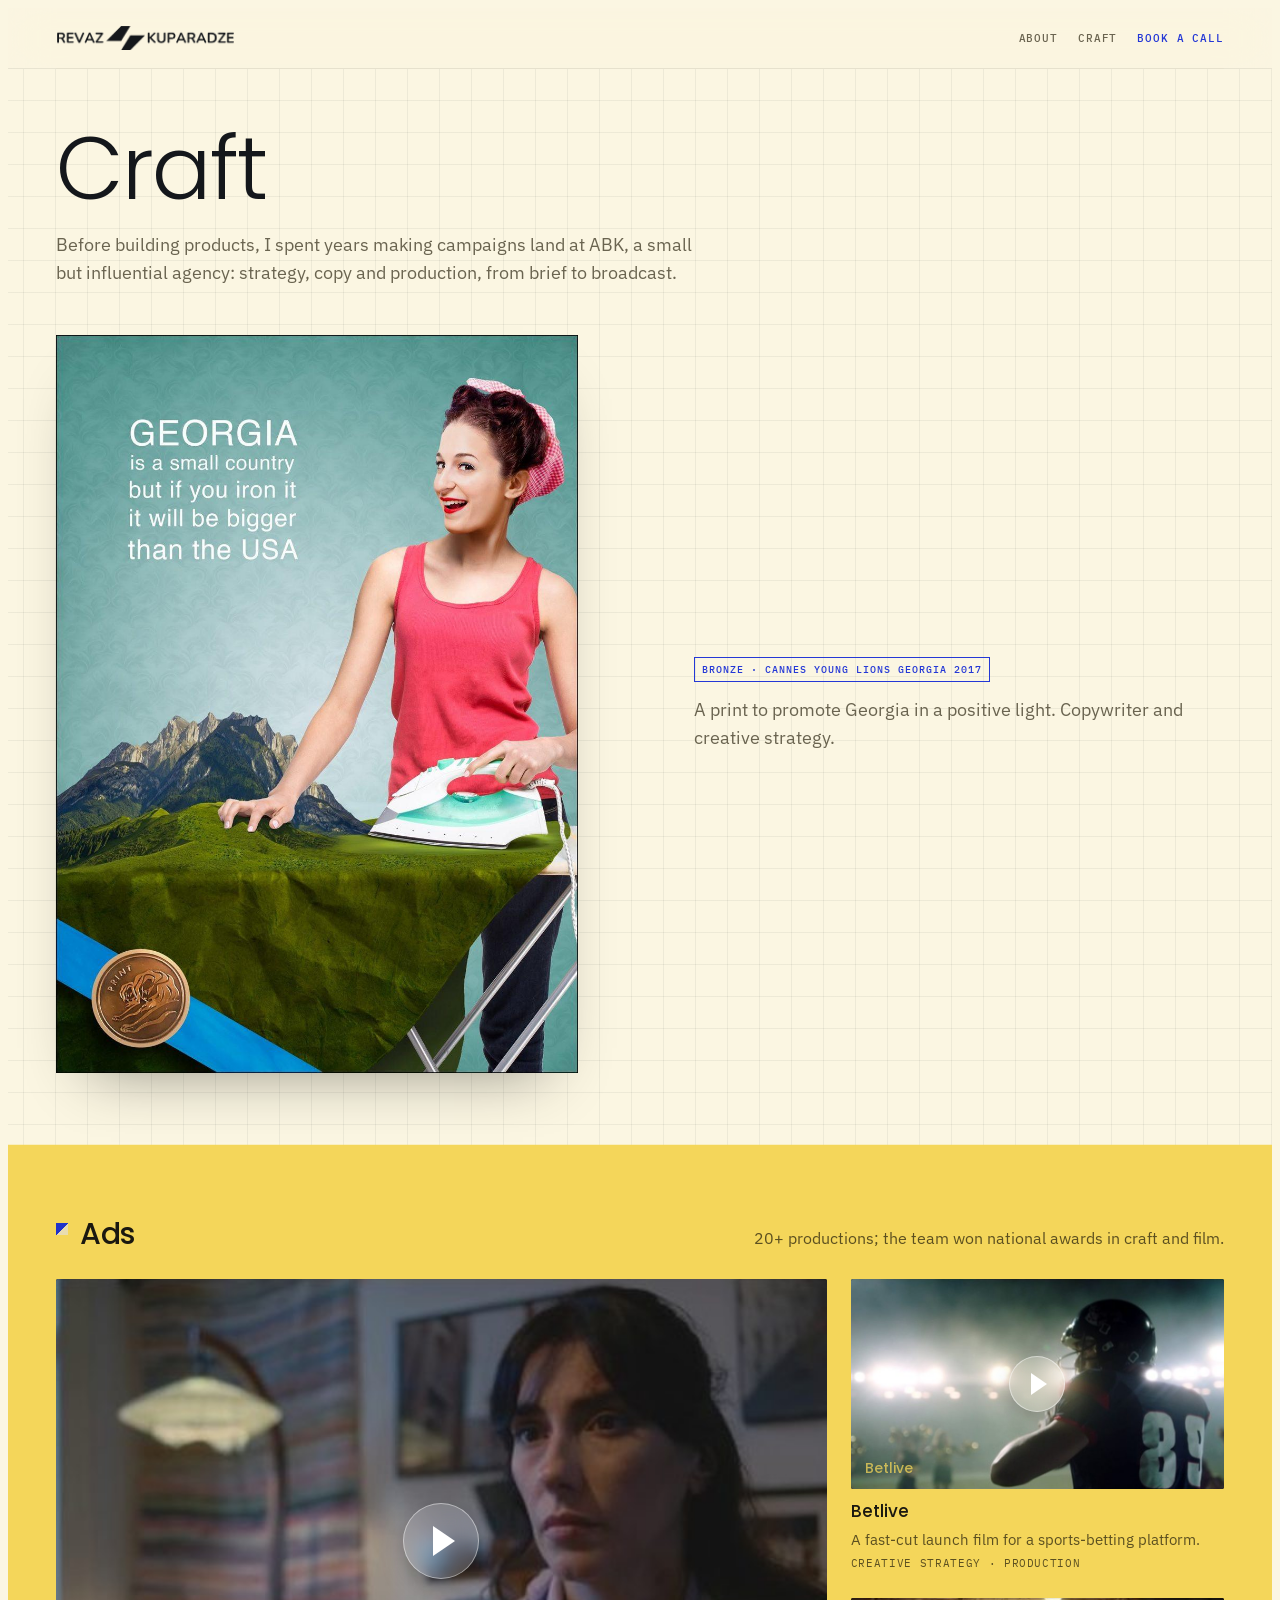
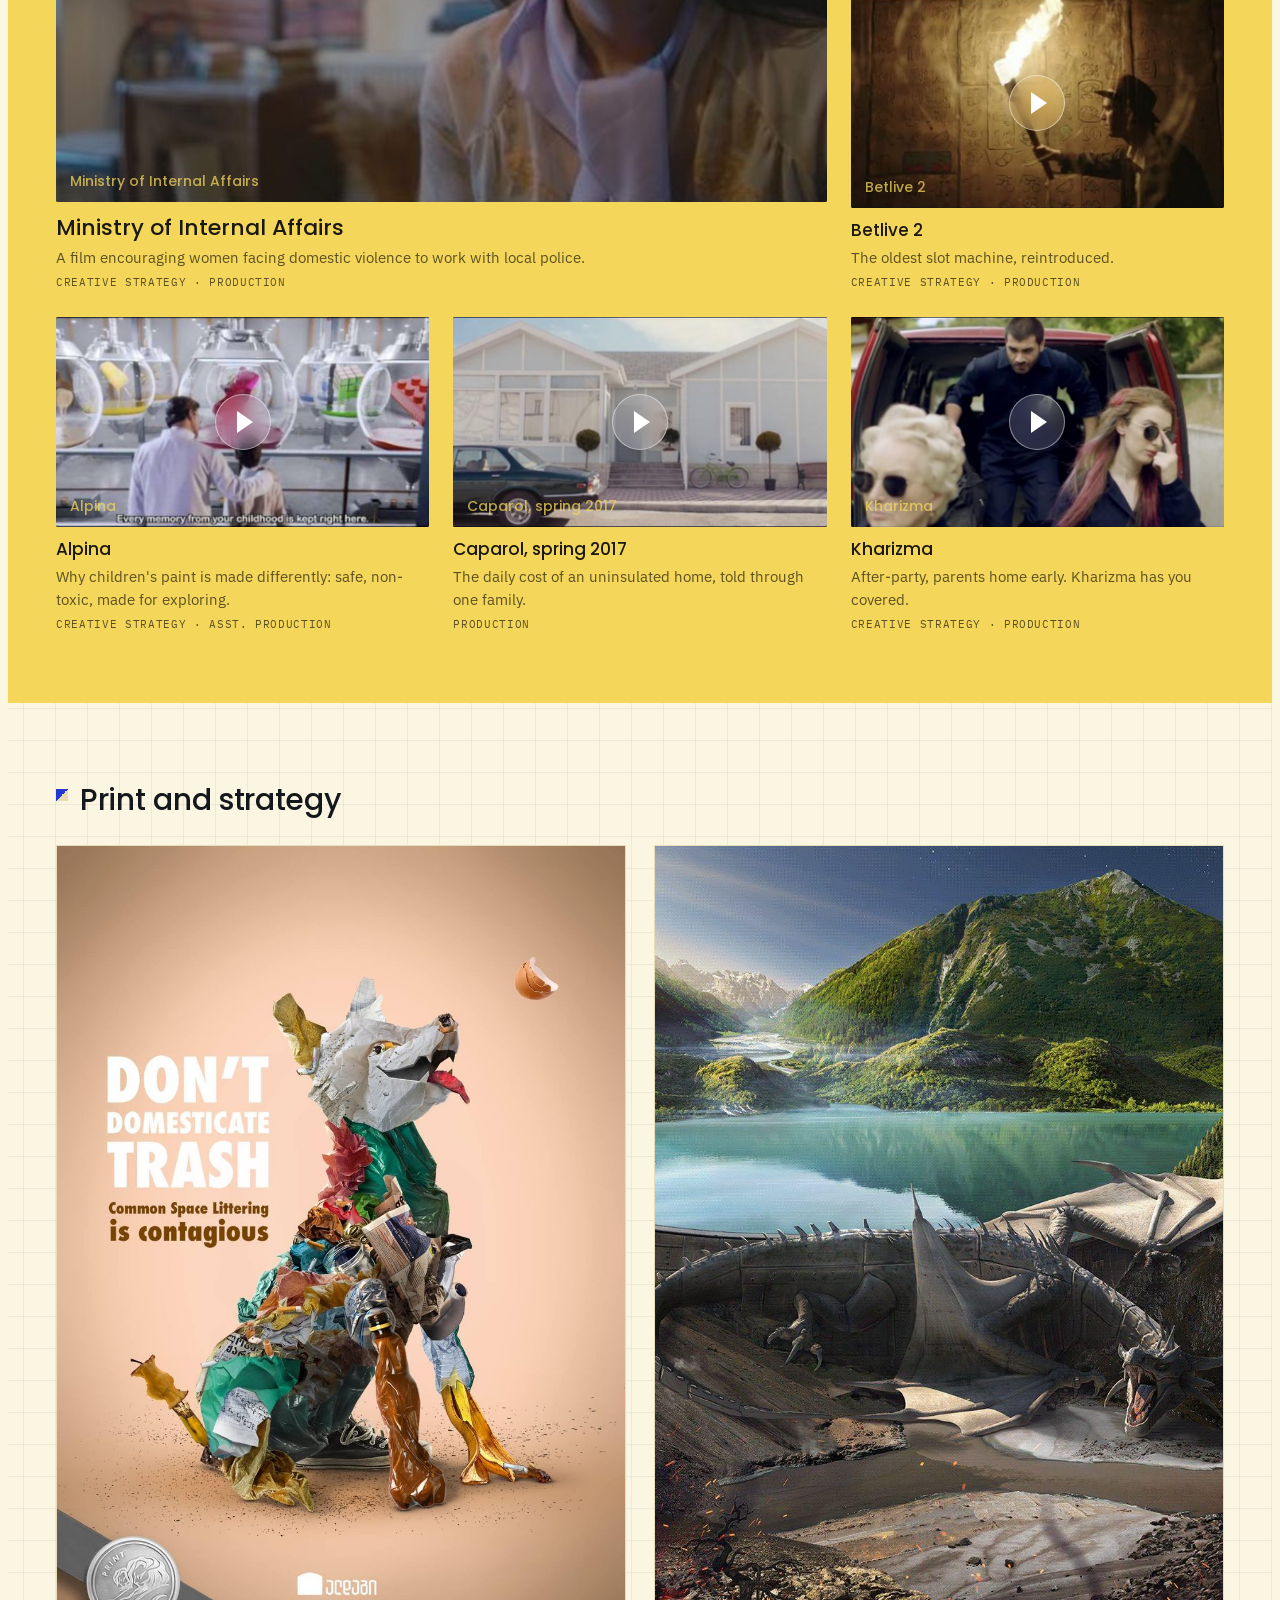
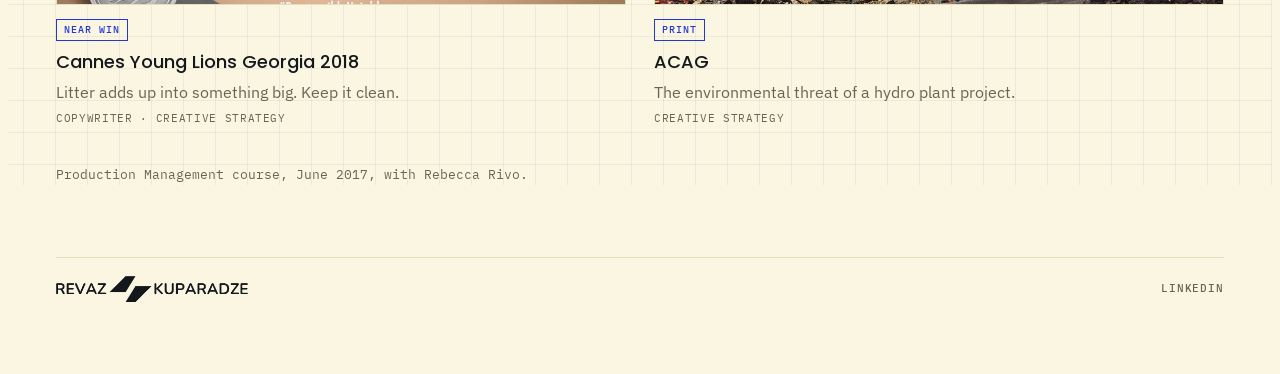
<file: craft/index.html>
<!DOCTYPE html><html lang="en"> <head><meta charset="utf-8"><meta name="viewport" content="width=device-width, initial-scale=1, viewport-fit=cover"><base href="/"><meta name="site-mode" content="paths"><title>Craft · Revaz Kuparadze</title><meta name="description" content="Ads, print and strategy from Rez Kuparadze’s years at ABK: national TV campaigns and Cannes Young Lions Georgia work."><link rel="canonical" href="https://revazkuparadze.com/craft/"><meta property="og:type" content="website"><meta property="og:site_name" content="Revaz Kuparadze"><meta property="og:title" content="Craft · Revaz Kuparadze"><meta property="og:description" content="Ads, print and strategy from Rez Kuparadze’s years at ABK: national TV campaigns and Cannes Young Lions Georgia work."><meta property="og:url" content="https://revazkuparadze.com/craft/"><meta property="og:image" content="https://revazkuparadze.com/og-image.png"><meta name="twitter:card" content="summary_large_image"><script type="application/ld+json">{"@context":"https://schema.org","@graph":[{"@type":"Person","name":"Revaz Kuparadze","alternateName":"Rez","url":"https://revazkuparadze.com/","image":"https://revazkuparadze.com/about/rez-portrait.jpg","jobTitle":"Founder and product lead","homeLocation":{"@type":"Place","name":"New York"},"sameAs":["https://www.linkedin.com/in/rkuparadze/"]},{"@type":"WebPage","name":"Craft · Revaz Kuparadze","url":"https://revazkuparadze.com/craft/","description":"Ads, print and strategy from Rez Kuparadze’s years at ABK: national TV campaigns and Cannes Young Lions Georgia work."}]}</script><link rel="icon" href="favicon.ico" sizes="48x48"><link rel="icon" href="favicon-32.png" type="image/png" sizes="32x32"><link rel="apple-touch-icon" href="apple-touch-icon.png"><link rel="preload" href="fonts/poppins-latin-300-normal.woff2" as="font" type="font/woff2" crossorigin><link rel="preload" href="fonts/ibm-plex-sans-latin-400-normal.woff2" as="font" type="font/woff2" crossorigin><link rel="preload" href="fonts/ibm-plex-sans-latin-500-normal.woff2" as="font" type="font/woff2" crossorigin><link rel="preload" href="fonts/poppins-latin-700-normal.woff2" as="font" type="font/woff2" crossorigin><style>/* Self-hosted fonts (SIL Open Font License) */
@font-face { font-family: "Poppins"; font-style: normal; font-weight: 300; font-display: swap; src: url("fonts/poppins-latin-300-normal.woff2") format("woff2"); }
@font-face { font-family: "Poppins"; font-style: normal; font-weight: 500; font-display: swap; src: url("fonts/poppins-latin-500-normal.woff2") format("woff2"); }
@font-face { font-family: "Poppins"; font-style: normal; font-weight: 600; font-display: swap; src: url("fonts/poppins-latin-600-normal.woff2") format("woff2"); }
@font-face { font-family: "Poppins"; font-style: normal; font-weight: 700; font-display: swap; src: url("fonts/poppins-latin-700-normal.woff2") format("woff2"); }
@font-face { font-family: "IBM Plex Sans"; font-style: normal; font-weight: 400; font-display: swap; src: url("fonts/ibm-plex-sans-latin-400-normal.woff2") format("woff2"); }
@font-face { font-family: "IBM Plex Sans"; font-style: normal; font-weight: 500; font-display: swap; src: url("fonts/ibm-plex-sans-latin-500-normal.woff2") format("woff2"); }
@font-face { font-family: "IBM Plex Mono"; font-style: normal; font-weight: 400; font-display: swap; src: url("fonts/ibm-plex-mono-latin-400-normal.woff2") format("woff2"); }
@font-face { font-family: "IBM Plex Mono"; font-style: normal; font-weight: 500; font-display: swap; src: url("fonts/ibm-plex-mono-latin-500-normal.woff2") format("woff2"); }

/* Layout: a single plane field under a thin instrument bar; headline anchored bottom-left; plain idea list below as the no-motion baseline. */
:root {
  --brand-mask: url([data-uri]);
  --paper: #FBF6E2;
  --ink: #14171B;
  --graphite: #6A6450;
  --rule: #E6DDBA;
  --plane: #FFFDF4;
  --plane-edge: #14171B;
  --accent: #2438D6;
  --panel: #FFFCF0;
  --fold-hi: #FFFDF4;
  --fold-mid: #F4ECCD;
  --fold-lo: #E9DDB0;
  --fold-edge: #A89E7C;
  --tone-mist: #DDE4F4;
  --tone-stone: #F4D65A; --tone-sun-ink: #1A1810; --tone-sun-muted: #5C5020; --tone-sun-rule: #D9B93B;
  --tone-deep: #15181D; --tone-deep-ink: #EEF0EF; --tone-deep-muted: #9BA4AE; --tone-deep-rule: #2C323A; --tone-deep-accent: #93A0FF;
  --tone-cobalt: #2438D6; --tone-cobalt-ink: #FFFFFF; --tone-cobalt-muted: #CBD2FF; --tone-cobalt-rule: #4A5DE3;
  --font-display: "Poppins", "Avenir Next", "Segoe UI", system-ui, sans-serif;
  --font-body: "IBM Plex Sans", system-ui, -apple-system, "Segoe UI", sans-serif;
  --font-mono: "IBM Plex Mono", ui-monospace, "SF Mono", Menlo, monospace;
}
@media (prefers-color-scheme: dark) {
  :root:not([data-theme="light"]) {
    --paper: #14130E; --ink: #F1EEE2; --graphite: #A39D86; --rule: #2E2B20;
    --plane: #1E1C15; --plane-edge: #F1EEE2; --accent: #7C8CFF; --panel: #1A1812; --fold-hi: #2B281D; --fold-mid: #221F16; --fold-lo: #18160F; --tone-mist: #151B26; --tone-stone: #E9C940; --tone-sun-ink: #1A1810; --tone-sun-muted: #5C5020; --tone-sun-rule: #C9A92C; --tone-deep: #1C2229; --tone-deep-ink: #EEF0EF; --tone-deep-muted: #9BA4AE; --tone-deep-rule: #313840; --tone-deep-accent: #93A0FF; --tone-cobalt: #2E41D9; --tone-cobalt-ink: #FFFFFF; --tone-cobalt-muted: #CBD2FF; --tone-cobalt-rule: #5566E6; --fold-edge: #4A4533;
    color-scheme: dark;
  }
}
:root[data-theme="dark"] {
  --paper: #14130E; --ink: #F1EEE2; --graphite: #A39D86; --rule: #2E2B20;
  --plane: #1E1C15; --plane-edge: #F1EEE2; --accent: #7C8CFF; --panel: #1A1812; --fold-hi: #2B281D; --fold-mid: #221F16; --fold-lo: #18160F; --tone-mist: #151B26; --tone-stone: #E9C940; --tone-sun-ink: #1A1810; --tone-sun-muted: #5C5020; --tone-sun-rule: #C9A92C; --tone-deep: #1C2229; --tone-deep-ink: #EEF0EF; --tone-deep-muted: #9BA4AE; --tone-deep-rule: #313840; --tone-deep-accent: #93A0FF; --tone-cobalt: #2E41D9; --tone-cobalt-ink: #FFFFFF; --tone-cobalt-muted: #CBD2FF; --tone-cobalt-rule: #5566E6; --fold-edge: #4A4533;
  color-scheme: dark;
}
* { box-sizing: border-box; }
body { background: var(--paper); color: var(--ink); font: 400 16px/1.55 var(--font-body); }
.wrap { padding-inline: clamp(16px, 4vw, 48px); padding-block: 0 64px; max-width: 1280px; margin: 0 auto; }

.bar { display: flex; flex-wrap: wrap; gap: 8px 24px; justify-content: space-between; align-items: center;
  padding-block: 18px; border-bottom: 1px solid var(--rule);
  font: 500 11px/1.3 var(--font-mono); letter-spacing: .08em; text-transform: uppercase; color: var(--graphite); }
/* Header follows the scroll, full-width paper behind it */
.bar { position: sticky; top: 0; z-index: 8; background: var(--paper); box-shadow: 0 0 0 100vmax var(--paper); clip-path: inset(0 -100vmax); }
.bar strong { color: var(--ink); font-weight: 500; }

.field { position: relative; height: clamp(460px, 68vh, 720px); margin-top: 8px; overflow: hidden;
  touch-action: pan-y; border-bottom: 1px solid var(--rule); }
.field::before { content: ""; position: absolute; inset: 0; pointer-events: none;
  --grid: color-mix(in srgb, var(--ink) 6%, transparent);
  background-image: linear-gradient(var(--grid) 1px, transparent 1px), linear-gradient(90deg, var(--grid) 1px, transparent 1px);
  background-size: 32px 32px; background-position: -1px -1px; }

.thesis { position: absolute; left: 0; top: 36px; max-width: min(760px, 100%); pointer-events: none; z-index: 1; }
.thesis h1 { font: 300 clamp(34px, 6.4vw, 84px)/1.02 var(--font-display); letter-spacing: -.02em; margin: 0; text-wrap: balance; }
.thesis h1 b { font-weight: 700; color: var(--accent); }
.thesis p { margin: 14px 0 0; color: var(--graphite); max-width: 56ch; }
.thesis p b { color: var(--accent); font-weight: 600; }
.actions { display: flex; flex-wrap: wrap; gap: 12px 20px; align-items: center; margin-top: 22px; pointer-events: auto; }
.btn { display: inline-flex; align-items: center; gap: 10px; padding: 13px 20px; background: var(--ink); color: var(--paper);
  font: 500 14px/1 var(--font-body); text-decoration: none; border-radius: 2px; }
.btn:hover { background: var(--accent); color: #fff; }

.plane { position: absolute; left: 0; top: 0; z-index: 2; display: block; width: 0; height: 0;
  color: var(--ink); text-decoration: none; touch-action: none; user-select: none; -webkit-user-select: none;
  will-change: transform; outline: none; }
.plane .body { position: absolute; left: calc(var(--s) / -2); top: calc(var(--s) / -2); width: var(--s); height: var(--s); cursor: grab; }
.plane svg { width: 100%; height: 100%; display: block; overflow: visible; }
/* Planes: faceted paper dart, ink outline on warm paper; accent blue while hovered or held */
.plane .pf { fill: var(--plane); stroke: var(--plane-edge); stroke-width: 1.3; stroke-linejoin: round; transition: fill .2s, stroke .2s; }
.plane .tag { position: absolute; left: calc(var(--s) / 2 + 4px); top: -8px; white-space: nowrap;
  font: 500 11px/1 var(--font-mono); letter-spacing: .06em; text-transform: uppercase; color: var(--graphite);
  pointer-events: none; transition: color .2s; }
.plane.tag-left .tag { left: auto; right: calc(var(--s) / 2 + 4px); }
/* When a label moves to the other side of its plane (near the screen edge), it fades in there instead of jumping */
.plane .tag { animation: tag-in-right .3s ease-out; }
.plane.tag-left .tag { animation-name: tag-in-left; }
@keyframes tag-in-right { from { opacity: 0; } }
@keyframes tag-in-left { from { opacity: 0; } }
@media (prefers-reduced-motion: reduce) { .plane .tag { animation: none; } }
.plane:hover .tag, .plane:focus-visible .tag, .plane.held .tag { color: var(--accent); }
.plane:hover .pf, .plane:focus-visible .pf, .plane.held .pf { fill: var(--accent); stroke: var(--paper); }
.plane:focus-visible .body { outline: 2px solid var(--accent); outline-offset: 6px; border-radius: 50%; }
.plane.held .body { cursor: grabbing; }

.list-head { display: flex; justify-content: space-between; align-items: baseline; gap: 16px; margin: 56px 0 8px; flex-wrap: wrap; }
.list-head h2 { font: 500 22px/1.2 var(--font-display); margin: 0; }
.list-head span { font: 400 12px/1.3 var(--font-mono); color: var(--graphite); }
.ideas { list-style: none; margin: 0; padding: 0; }
.ideas li { border-top: 1px solid var(--rule); }
.ideas li:last-child { border-bottom: 1px solid var(--rule); }
.ideas a { display: grid; grid-template-columns: minmax(120px, 220px) 1fr auto; gap: 8px 24px; align-items: baseline;
  padding: 18px 0; color: inherit; text-decoration: none; }
.ideas a:hover .name, .ideas a:focus-visible .name { color: var(--accent); }
.ideas a:focus-visible { outline: 2px solid var(--accent); outline-offset: 4px; }
.ideas .name { font: 500 17px/1.3 var(--font-display); }
.ideas .line { color: var(--graphite); min-width: 0; }
.ideas .year { font: 400 12px/1 var(--font-mono); color: var(--graphite); font-variant-numeric: tabular-nums; }
@media (max-width: 640px) {
  .ideas a { grid-template-columns: 1fr auto; }
  .ideas .line { grid-column: 1 / -1; }
}

.sheet { position: fixed; inset: 0; z-index: 10; background: var(--panel); overflow: auto;
  clip-path: circle(0px at var(--ox, 50%) var(--oy, 50%)); transition: clip-path .7s cubic-bezier(.7,0,.2,1); }
.sheet.open { clip-path: circle(150% at var(--ox, 50%) var(--oy, 50%)); }
.sheet-inner { padding-inline: clamp(16px, 4vw, 48px); padding-block: 24px 64px; max-width: 900px; margin: 0 auto;
  opacity: 0; transform: translateY(12px); transition: opacity .4s .35s, transform .4s .35s; }
.sheet.open .sheet-inner { opacity: 1; transform: none; }
.sheet .back { font: 500 12px/1 var(--font-mono); letter-spacing: .08em; text-transform: uppercase; color: var(--graphite);
  background: none; border: 1px solid var(--rule); padding: 10px 14px; cursor: pointer; border-radius: 2px; }
.sheet .back { position: sticky; top: 16px; z-index: 3; background: var(--panel); box-shadow: 0 6px 18px -10px rgba(0,0,0,.35); }
.sheet .back:hover, .sheet .back:focus-visible { color: var(--accent); border-color: var(--accent); outline: none; }
.sheet .eyebrow { margin-top: 48px; font: 500 11px/1.3 var(--font-mono); letter-spacing: .1em; text-transform: uppercase; color: var(--accent); }
.sheet h2 { font: 700 clamp(40px, 8vw, 88px)/1 var(--font-display); letter-spacing: -.02em; margin: 12px 0 20px; text-wrap: balance; }
.sheet .lede { font-size: 19px; max-width: 58ch; margin: 0; }
.sheet-extra:empty { display: none; }
.sheet .highlight { margin: 28px 0 0; padding-left: 18px; border-left: 3px solid var(--accent); max-width: 40ch;
  font: 500 clamp(20px, 2.4vw, 26px)/1.3 var(--font-display); letter-spacing: -.01em; color: var(--ink); text-wrap: balance; }
.notice { margin-top: 32px; padding: 20px 22px; max-width: 66ch; border: 1px solid var(--rule); border-top: 3px solid var(--ink); background: var(--paper); }
.notice p { margin: 0; }
.notice .notice-label { margin-bottom: 8px; font: 500 11px/1.3 var(--font-mono); letter-spacing: .1em; text-transform: uppercase; color: var(--graphite); }
.notice blockquote { margin: 14px 0 0; padding-left: 14px; border-left: 2px solid var(--rule); font-style: italic; }
.notice .notice-cite { margin-top: 10px; font: 400 12px/1.5 var(--font-mono); color: var(--graphite); }
.notice .notice-cite a { color: var(--accent); }
.sheet-media .logo-card img { background: #fff; padding: 28px 24px; aspect-ratio: auto; border: 1px solid var(--rule); }
.sheet-media .logo-card img { max-height: 220px; object-fit: contain; } /* square logos stay a sensible size */
.facts { display: grid; grid-template-columns: repeat(auto-fit, minmax(200px, 1fr)); gap: 24px; margin-top: 40px; padding-top: 24px; border-top: 1px solid var(--rule); }
.facts dt { font: 500 11px/1.3 var(--font-mono); letter-spacing: .1em; text-transform: uppercase; color: var(--graphite); }
.facts dd { margin: 6px 0 0; }
.sheet-title-row { display: flex; align-items: center; gap: 18px; margin: 12px 0 20px; }
.sheet-title-row h2 { margin: 0; }
.sheet-icon { width: clamp(48px, 7vw, 72px); height: auto; aspect-ratio: 1; border-radius: 22%; flex: none; }
.sheet-icon[hidden], .sheet-link[hidden] { display: none; }
.sheet-link { display: inline-flex; align-items: center; gap: 8px; margin-top: 22px; padding: 11px 16px; border: 1px solid var(--rule); border-radius: 2px;
  color: var(--ink); text-decoration: none; font: 500 14px/1 var(--font-body); }
.sheet-link:hover, .sheet-link:focus-visible { border-color: var(--accent); color: var(--accent); outline: none; }
.facts dd ul { margin: 0; padding-left: 18px; }
.facts dd li + li { margin-top: 6px; }
.facts .span-all { grid-column: 1 / -1; }
.sheet-media { display: grid; grid-template-columns: 1.6fr 1fr; gap: 16px; margin-top: 40px; align-items: start; }
.sheet-media:empty { display: none; }
.sheet-media figure { margin: 0; }
.sheet-media figure:only-child { grid-column: 1 / -1; }
.sheet-media img { width: 100%; height: auto; display: block; border-radius: 2px; background: var(--rule); }
.sheet-media figcaption { margin-top: 8px; font: 400 12px/1.4 var(--font-mono); color: var(--graphite); }
@media (max-width: 640px) { .sheet-media { grid-template-columns: 1fr; } }


.band { padding-block: 72px 0; }
.band-head { display: flex; flex-wrap: wrap; justify-content: space-between; align-items: baseline; gap: 8px 32px; margin-bottom: 28px; }
.band-head h2 { font: 500 clamp(22px, 3vw, 30px)/1.15 var(--font-display); margin: 0; letter-spacing: -.01em; }
.band-head p { margin: 0; color: var(--graphite); max-width: 52ch; }
.path { list-style: none; margin: 0; padding: 0; display: grid; grid-template-columns: repeat(auto-fit, minmax(240px, 1fr)); gap: 0; border-top: 1px solid var(--ink); counter-reset: stage; }
.path li { padding: 24px 24px 8px 0; min-width: 0; counter-increment: stage; }
.path li + li { padding-left: 24px; border-left: 1px solid var(--rule); }
.path .step { font: 500 11px/1 var(--font-mono); letter-spacing: .1em; text-transform: uppercase; color: var(--accent); }
.path .step::before { content: counter(stage) " / 3  "; color: var(--graphite); white-space: pre; }
.path h3 { font: 500 19px/1.25 var(--font-display); margin: 14px 0 10px; }
.path p { margin: 0; color: var(--graphite); }
@media (max-width: 640px) { .path li + li { padding-left: 0; border-left: 0; border-top: 1px solid var(--rule); } }
.awards { list-style: none; margin: 0; padding: 0; }
.awards .award-row { grid-template-columns: 110px 1fr auto 20px; }
.awards li { border-top: 1px solid var(--rule); }
.awards li:last-child { border-bottom: 1px solid var(--rule); }
.award-row { width: 100%; display: grid; grid-template-columns: 80px 1fr auto 20px; gap: 16px; align-items: baseline; padding: 14px 0;
  background: none; border: 0; color: inherit; font: inherit; text-align: left; cursor: pointer; }
.award-row:hover .what, .award-row[aria-expanded="true"] .what { color: var(--accent); }
.award-row:focus-visible { outline: 2px solid var(--accent); outline-offset: 2px; }
.awards .what { min-width: 0; }
.awards .when { font: 400 13px/1 var(--font-mono); color: var(--graphite); font-variant-numeric: tabular-nums; }
.chev { width: 10px; height: 10px; border-right: 1.5px solid var(--graphite); border-bottom: 1.5px solid var(--graphite); transform: rotate(45deg) translateY(-3px); transition: transform .3s; justify-self: end; }
.award-row[aria-expanded="true"] .chev { transform: rotate(225deg); }
.award-panel { display: grid; grid-template-rows: 0fr; transition: grid-template-rows .45s cubic-bezier(.7,0,.2,1); }
.award-panel.open { grid-template-rows: 1fr; }
.panel-clip { overflow: hidden; min-height: 0; }
.panel-inner { display: flex; flex-wrap: wrap; align-items: end; gap: 16px 24px; padding: 4px 0 20px 96px; transform-origin: top; transform: perspective(600px) rotateX(-70deg); opacity: 0; transition: transform .5s cubic-bezier(.2,.8,.2,1), opacity .3s; }
.award-panel.open .panel-inner { transform: none; opacity: 1; }
.frame { position: relative; width: min(360px, 100%); aspect-ratio: 4 / 3; display: flex; flex-direction: column; justify-content: end; gap: 4px; padding: 14px;
  background: linear-gradient(135deg, var(--fold-hi) 0 50%, var(--fold-lo) 50% 100%); border: 1px solid var(--rule); max-width: 100%; }
.frame::after { content: ""; position: absolute; top: -1px; right: -1px; width: 28px; height: 28px; background: linear-gradient(225deg, var(--paper) 0 50%, var(--fold-lo) 50%); }
.frame span { font: 500 13px/1.3 var(--font-display); }
.frame small { font: 400 11px/1.3 var(--font-mono); color: var(--graphite); }
.frame.photo { padding: 0; aspect-ratio: auto; background: none; overflow: hidden; }
.frame.photo img { display: block; width: 100%; height: auto; }
.prose-photo { margin: 20px 0 8px; max-width: 320px; }
.prose-photo img { display: block; width: 100%; height: auto; border: 1px solid var(--rule); }
.prose-photo figcaption { margin-top: 8px; font: 400 12px/1.4 var(--font-mono); color: var(--graphite); }
.frame.video { padding: 0; overflow: hidden; display: block; text-decoration: none; color: inherit; }
.frame.video img { position: absolute; inset: 0; width: 100%; height: 100%; object-fit: cover; z-index: 1; }
.frame.video .v-fallback { position: absolute; left: 14px; bottom: 14px; font: 500 13px/1.3 var(--font-display); }
.frame.video .play { position: absolute; left: 50%; top: 50%; z-index: 2; width: 56px; height: 56px; margin: -28px 0 0 -28px; border-radius: 50%; background: rgba(20,23,27,.72); transition: transform .2s, background-color .2s; }
.frame.video .play::after { content: ""; position: absolute; left: 22px; top: 17px; border-left: 16px solid #fff; border-top: 11px solid transparent; border-bottom: 11px solid transparent; }
.frame.video:hover .play, .frame.video:focus-visible .play { transform: scale(1.1); background: var(--accent); }
.frame.video:focus-visible { outline: 2px solid var(--accent); outline-offset: 3px; }
.frame.video::after { z-index: 3; }
.panel-link { background: none; border: 0; padding: 0; font: 500 13px/1 var(--font-mono); color: var(--accent); cursor: pointer; }
.panel-link:hover { text-decoration: underline; }
@media (max-width: 640px) { .panel-inner { padding-left: 0; } .award-row { grid-template-columns: 64px 1fr auto 16px; gap: 10px; } }

.f-hi { fill: var(--fold-hi); stroke: var(--fold-edge); stroke-width: 1; stroke-linejoin: round; }
.f-lo { fill: var(--fold-lo); stroke: var(--fold-edge); stroke-width: 1; stroke-linejoin: round; }
.work { position: relative; }
.work::after { content: ""; position: absolute; top: -1px; right: -1px; width: 22px; height: 22px;
  background: linear-gradient(225deg, var(--paper) 0 50%, var(--fold-lo) 50%); border-left: 1px solid var(--rule); border-bottom: 1px solid var(--rule); transition: width .25s, height .25s; }
.work:hover::after, .work:focus-visible::after { width: 34px; height: 34px; }
.band-head h2::before { content: ""; display: inline-block; width: 12px; height: 12px; margin-right: 12px; vertical-align: calc(.7em - 12px);
  background: linear-gradient(135deg, var(--accent) 0 50%, var(--fold-lo) 50%); }
.closing { position: relative; }
.medal { font: 500 11px/1 var(--font-mono); letter-spacing: .1em; text-transform: uppercase; color: var(--graphite); }
.medal.gold { color: var(--accent); }
.craft { display: grid; grid-template-columns: repeat(auto-fit, minmax(240px, 1fr)); gap: 16px; align-items: start; }
.work { display: flex; flex-direction: column; gap: 10px; padding: 20px; border: 1px solid var(--rule); color: inherit; text-decoration: none; min-width: 0; transition: border-color .2s; }
.work:hover, .work:focus-visible { border-color: var(--accent); outline: none; }
.work .client { font: 500 16px/1.25 var(--font-display); }
.work .brief { color: var(--graphite); flex: 1; }
.work .role { font: 400 11px/1.3 var(--font-mono); letter-spacing: .06em; text-transform: uppercase; color: var(--graphite); }
.closing { padding-block: 96px 24px; }
.closing h2 { font: 300 clamp(32px, 5vw, 60px)/1.05 var(--font-display); margin: 0; letter-spacing: -.02em; text-wrap: balance; }
.closing p { color: var(--graphite); max-width: 50ch; margin: 14px 0 0; }
.foot { display: flex; flex-wrap: wrap; justify-content: space-between; gap: 8px; margin-top: 72px; padding-top: 18px; border-top: 1px solid var(--rule);
  font: 500 11px/1.3 var(--font-mono); letter-spacing: .08em; text-transform: uppercase; color: var(--graphite); }

.brand { display: inline-block; height: 18px; aspect-ratio: 732 / 99; max-width: 100%; background: var(--ink);
  -webkit-mask: var(--brand-mask) center / contain no-repeat; mask: var(--brand-mask) center / contain no-repeat; }
.foot { align-items: center; }
.foot .brand { height: 26px; width: 192px; flex: none; }
@media (max-width: 560px) { .foot { flex-direction: column; align-items: center; text-align: center; gap: 14px; } }
.home-link { display: inline-flex; align-items: center; flex: none; }
.home-link .brand { height: 24px; width: 178px; flex: none; }
.critter { width: 96px; height: 80px; display: block; margin-bottom: 12px; overflow: visible; }
.f-mid { fill: var(--fold-mid); stroke: var(--fold-edge); stroke-width: 1; stroke-linejoin: round; }
.critter .f-hi, .critter .f-mid, .critter .f-lo { transition: transform .4s; }
.path li:hover .critter { transform: translateY(-4px) rotate(-3deg); }
.critter { transition: transform .4s cubic-bezier(.2,.8,.2,1); }
.turtle { width: 110px; height: 92px; margin: 0; }

/* Line-art figures: ink outlines on paper, one stroke weight, no shading */
.critter .f-hi, .critter .f-mid, .critter .f-lo, .critter .f-accent {
  fill: var(--paper); stroke: var(--ink); stroke-width: 1.6; stroke-linejoin: round; stroke-linecap: round; vector-effect: non-scaling-stroke; }
.path li:hover .critter .f-hi, .path li:hover .critter .f-mid, .path li:hover .critter .f-lo, .path li:hover .critter .f-accent { stroke: var(--accent); }

.bar .home-link { display: inline-flex; }
.nav { display: flex; gap: 20px; align-items: center; flex-wrap: wrap; }
.nav a { color: var(--graphite); text-decoration: none; font: 500 11px/1 var(--font-mono); letter-spacing: .08em; text-transform: uppercase; }
.nav a:hover, .nav a:focus-visible, .nav a[aria-current="page"] { color: var(--ink); }
/* Touch: at least 44px tall hit areas, without moving the layout */
.nav a, .foot a { display: inline-block; padding: 17px 5px; margin: -17px -5px; }
.home-link { padding-block: 13px; margin-block: -13px; }
.nav .nav-cta { color: var(--accent); }
/* Phones: logo and menu on one line */
@media (max-width: 560px) {
  .bar { flex-wrap: nowrap; gap: 12px; }
  .home-link .brand { height: 18px; width: 133px; }
  .nav { flex-wrap: nowrap; gap: 14px; }
  .nav a { font-size: 10px; letter-spacing: .05em; white-space: nowrap; }
}
@media (max-width: 370px) {
  .home-link .brand { height: 15px; width: 111px; }
  .nav { gap: 10px; }
  .nav a { letter-spacing: .02em; }
}
.page-head { padding-block: 56px 8px; }
.page-head h1 { font: 300 clamp(40px, 7vw, 88px)/1 var(--font-display); letter-spacing: -.02em; margin: 0; }
.page-head p { color: var(--graphite); max-width: 60ch; margin: 18px 0 0; font-size: 18px; }
.work .watch { font: 500 12px/1 var(--font-mono); color: var(--accent); }
.chip { align-self: start; font: 500 10px/1 var(--font-mono); letter-spacing: .1em; text-transform: uppercase; color: var(--accent); border: 1px solid currentColor; padding: 5px 7px; }
.photos { display: flex; gap: 16px; overflow-x: auto; scroll-snap-type: x mandatory; padding-bottom: 14px; scrollbar-width: thin; scrollbar-color: var(--fold-edge) transparent; }
.photos:focus-visible { outline: 2px solid var(--accent); outline-offset: 4px; }
.photo { margin: 0; flex: 0 0 clamp(220px, 28vw, 320px); scroll-snap-align: start; }
.photo .frame { width: 100%; aspect-ratio: 1; }
.photo figcaption { margin-top: 8px; font: 400 12px/1.3 var(--font-mono); color: var(--graphite); }
.credential { margin-top: 40px; font: 400 13px/1.5 var(--font-mono); color: var(--graphite); }
.prose { max-width: 64ch; padding-top: 24px; }
.prose h2 { font: 500 22px/1.25 var(--font-display); margin: 40px 0 10px; }
.prose p { margin: 0; font-size: 17px; }
.foot a { color: var(--graphite); text-decoration: none; }
.foot a:hover, .foot a:focus-visible { color: var(--accent); }

/* Intro: the logo mark appears, then REVAZ unfolds to the left and KUPARADZE to the right; then the page shows.
   The three parts are slices of the one logo image (x ranges 0–197, 197–369, 369–732 of 732 px). CSS only, removes itself. */
.loader { position: fixed; inset: 0; z-index: 50; display: grid; place-items: center; background: var(--paper);
  animation: loader-out .45s ease 1.75s forwards; pointer-events: none; }
.ld-logo { --L: min(80vw, 480px); display: flex; height: calc(var(--L) * 99 / 732); }
.ld-part { display: block; height: 100%; background: var(--ink); -webkit-mask: var(--brand-mask) no-repeat; mask: var(--brand-mask) no-repeat;
  -webkit-mask-size: var(--L) 100%; mask-size: var(--L) 100%; }
.ld-first { width: calc(var(--L) * 197 / 732); -webkit-mask-position: 0 0; mask-position: 0 0;
  clip-path: inset(0 0 0 100%); animation: ld-reveal-left .6s cubic-bezier(.2,.8,.2,1) .7s forwards; }
.ld-mark { width: calc(var(--L) * 172 / 732); -webkit-mask-position: calc(var(--L) * -197 / 732) 0; mask-position: calc(var(--L) * -197 / 732) 0;
  /* starts centred on screen (the mark's centre sits 82 px right of the logo's centre), then settles into place */
  opacity: 0; transform: translateX(calc(var(--L) * 82 / 732)) scale(.6);
  animation: ld-mark-in .45s cubic-bezier(.2,.8,.2,1) .1s forwards, ld-mark-settle .6s cubic-bezier(.2,.8,.2,1) .7s forwards; }
.ld-last { width: calc(var(--L) * 363 / 732); -webkit-mask-position: calc(var(--L) * -369 / 732) 0; mask-position: calc(var(--L) * -369 / 732) 0;
  clip-path: inset(0 100% 0 0); animation: ld-reveal-right .6s cubic-bezier(.2,.8,.2,1) .7s forwards; }
@keyframes ld-mark-in { to { opacity: 1; transform: translateX(calc(var(--L) * 82 / 732)) scale(1); } }
@keyframes ld-mark-settle { from { opacity: 1; transform: translateX(calc(var(--L) * 82 / 732)); } to { opacity: 1; transform: none; } }
@keyframes ld-reveal-left { to { clip-path: inset(0); } }
@keyframes ld-reveal-right { to { clip-path: inset(0); } }
@keyframes loader-out { to { opacity: 0; visibility: hidden; } }
.tag-inst { font: 500 10px/1 var(--font-mono); letter-spacing: .12em; text-transform: uppercase; color: var(--graphite); border: 1px solid var(--rule); padding: 5px 8px; white-space: nowrap; }
.lineage { list-style: none; margin: 0; padding: 0; display: grid; grid-template-columns: repeat(6, minmax(0, 1fr)); position: relative; }
.lineage::before { content: ""; position: absolute; left: 0; right: 0; top: 34px; border-top: 1px solid var(--ink); }
.node { position: relative; display: flex; flex-direction: column; gap: 6px; padding-right: 16px; min-width: 0; }
.node .yr { font: 500 11px/1 var(--font-mono); letter-spacing: .08em; color: var(--graphite); font-variant-numeric: tabular-nums; height: 22px; }
.node .dot { width: 11px; height: 11px; background: var(--paper); border: 1.5px solid var(--ink); transform: rotate(45deg); margin: 0 0 12px 1px; }
.node.now .dot { background: var(--accent); border-color: var(--accent); }
/* "Now" pulses like a live location pin */
.node.now .dot { animation: now-blink 1.6s ease-in-out infinite; }
@media (min-width: 761px) { .node.now .dot { position: relative; } }
.node.now .dot::after { content: ""; position: absolute; inset: -5px; border: 1.5px solid var(--accent); animation: now-ring 1.6s ease-out infinite; }
@keyframes now-blink { 0%, 100% { opacity: 1; } 50% { opacity: .35; } }
@keyframes now-ring { from { transform: scale(.6); opacity: .9; } to { transform: scale(1.9); opacity: 0; } }
@media (prefers-reduced-motion: reduce) { .node.now .dot, .node.now .dot::after { animation: none; } }
.node .n-name { font: 500 17px/1.2 var(--font-display); }
.node .n-desc { color: var(--graphite); font-size: 14px; }
.node-btn { display: flex; flex-direction: column; gap: 6px; width: 100%; padding: 0; margin: 0; background: none; border: 0; text-align: left; color: inherit; font: inherit; cursor: pointer; }
.node-btn:hover .n-name, .node-btn:focus-visible .n-name, .node-btn[aria-expanded="true"] .n-name { color: var(--accent); }
.node-btn:focus-visible { outline: 2px solid var(--accent); outline-offset: 6px; }
.node-btn[aria-expanded="true"] .dot { background: var(--accent); border-color: var(--accent); }
/* Hover: the path point lights up and grows, so it reads as clickable */
.node .dot { transition: transform .2s cubic-bezier(.2,.8,.2,1), background-color .2s, border-color .2s, box-shadow .2s; }
.node-btn:hover .dot, .node-btn:focus-visible .dot { background: var(--accent); border-color: var(--accent); transform: rotate(45deg) scale(1.45); box-shadow: 0 0 0 4px color-mix(in srgb, var(--accent) 22%, transparent); }
.node-btn:hover .n-more { text-decoration: underline; text-underline-offset: 3px; }
.node-btn:hover .n-desc { color: var(--ink); }
.n-more { font: 500 10px/1 var(--font-mono); letter-spacing: .1em; text-transform: uppercase; color: var(--accent); margin-top: 4px; }
.node-btn[aria-expanded="true"] .n-more { visibility: hidden; }
.branches .b-link { display: flex; flex-direction: column; gap: 2px; text-align: left; font: inherit; color: inherit; }
.branches .b-link:hover .b-name { color: var(--accent); text-decoration: underline; }
.stop-panel { display: grid; grid-template-rows: 0fr; transition: grid-template-rows .45s cubic-bezier(.7,0,.2,1); }
.stop-panel.open { grid-template-rows: 1fr; }
.stop-inner { display: grid; grid-template-columns: minmax(0, 1.3fr) minmax(0, 1fr); gap: 24px 40px; margin-top: 28px; padding: 26px 28px; background: var(--plane); color: var(--plane-edge); border-top: 3px solid var(--accent);
  transform-origin: top; transform: perspective(700px) rotateX(-60deg); opacity: 0; transition: transform .5s cubic-bezier(.2,.8,.2,1), opacity .3s; }
.stop-panel.open .stop-inner { transform: none; opacity: 1; }
.stop-inner:not(:has(figure)) { grid-template-columns: 1fr; }
.stop-inner h3 { margin: 0 0 4px; font: 500 24px/1.2 var(--font-display); }
.stop-inner .s-role { margin: 0 0 14px; font: 400 12px/1.4 var(--font-mono); color: color-mix(in srgb, var(--plane-edge) 60%, var(--plane)); }
.stop-inner p { margin: 0 0 12px; max-width: 60ch; }
.stop-inner ul { margin: 0 0 14px; padding-left: 18px; }
.stop-inner li + li { margin-top: 5px; }
.s-awards-h { margin: 16px 0 8px; font: 500 10px/1 var(--font-mono); letter-spacing: .12em; text-transform: uppercase; color: color-mix(in srgb, var(--plane-edge) 60%, var(--plane)); }
.s-awards { list-style: none; padding: 0 !important; }
.s-awards li { display: grid; grid-template-columns: 96px 1fr auto; gap: 12px; align-items: baseline; padding: 8px 0; border-top: 1px solid color-mix(in srgb, var(--plane-edge) 12%, var(--plane)); margin: 0 !important; }
.s-awards .medal { color: var(--accent); }
.s-awards .when { font: 400 12px/1 var(--font-mono); color: color-mix(in srgb, var(--plane-edge) 60%, var(--plane)); }
.s-links { display: flex; flex-wrap: wrap; gap: 10px 18px; margin-top: 10px; }
.stop-inner figure { margin: 0; }
.stop-inner figure img { display: block; width: 100%; height: auto; max-height: 420px; object-fit: cover; }
/* A stop photo that opens something: the whole picture is the button */
.panel-photo { display: block; width: 100%; padding: 0; border: 0; background: none; cursor: pointer; text-decoration: none; }
.panel-photo img { transition: transform .3s, box-shadow .3s; }
.panel-photo:hover img, .panel-photo:focus-visible img { transform: translateY(-2px); box-shadow: 0 10px 24px -14px rgba(0,0,0,.45); }
.panel-photo:hover { text-decoration: none; }
.panel-photo:focus-visible { outline: 2px solid var(--accent); outline-offset: 3px; }
.stop-inner figcaption { margin-top: 8px; font: 400 12px/1.4 var(--font-mono); color: color-mix(in srgb, var(--plane-edge) 60%, var(--plane)); }
@media (max-width: 760px) { .stop-inner { grid-template-columns: 1fr; padding: 20px 18px; margin-top: 14px; } .s-awards li { grid-template-columns: 1fr auto; } .s-awards .medal { grid-column: 1 / -1; } }
@media (prefers-reduced-motion: reduce) { .stop-panel, .stop-inner { transition: none; } }
.branches { list-style: none; margin: 12px 0 0; padding: 0 0 0 14px; border-left: 1px dashed var(--fold-edge); display: flex; flex-direction: column; gap: 10px; }
.branch { display: flex; flex-direction: column; gap: 2px; }
.b-name { font: 500 14px/1.2 var(--font-display); }
.b-desc { font: 400 11px/1.3 var(--font-mono); color: var(--graphite); }
@media (max-width: 760px) {
  .lineage { grid-template-columns: 1fr; gap: 22px; padding-left: 26px; }
  .lineage::before { left: 5px; right: auto; top: 0; bottom: 0; border-top: 0; border-left: 1px solid var(--ink); }
  .node .yr { height: auto; }
  .node .dot { position: absolute; left: -26px; top: 0; margin: 0; }
}

/* Section tones: each band re-scopes the palette tokens, so every child restyles itself */
.tone { background: var(--paper); color: var(--ink); box-shadow: 0 0 0 100vmax var(--paper); clip-path: inset(0 -100vmax); }
.band.tone { margin-top: 0; padding-block: 72px; }
.band.tone + .band:not(.tone) { padding-top: 80px; }
.tone-mist { --paper: var(--tone-mist); --rule: color-mix(in srgb, var(--ink) 16%, var(--tone-mist)); --fold-hi: var(--tone-mist); }
.tone-stone { --paper: var(--tone-stone); --ink: var(--tone-sun-ink); --graphite: var(--tone-sun-muted); --rule: var(--tone-sun-rule); --accent: #1F33C9; --fold-edge: var(--tone-sun-muted); color-scheme: light; }
.tone-cobalt { --paper: var(--tone-cobalt); --ink: var(--tone-cobalt-ink); --graphite: var(--tone-cobalt-muted); --rule: var(--tone-cobalt-rule); --accent: var(--tone-cobalt-ink); --fold-edge: var(--tone-cobalt-muted); }
.tone-cobalt .btn { background: var(--tone-cobalt-ink); color: var(--tone-cobalt); }
.tone-cobalt .btn:hover, .tone-cobalt .btn:focus-visible { background: transparent; color: var(--tone-cobalt-ink); box-shadow: inset 0 0 0 1.5px var(--tone-cobalt-ink); }
.tone-cobalt .band-head h2::before, .tone-cobalt h2::before { background: var(--tone-cobalt-ink); }
.closing.tone { padding-block: 96px; }
/* About: breathing room between sections */
#view-about .page-head { padding-bottom: 48px; }
.about-closing { display: grid; grid-template-columns: minmax(0, 1fr) minmax(0, 520px); gap: 32px 48px; align-items: center; }
.about-portrait { margin: 0; }
.about-portrait img { display: block; width: 100%; max-width: 440px; height: auto; margin-left: auto; }
.closing.about-closing { padding-bottom: 0; }
.about-closing .about-portrait { align-self: end; }
.about-closing > div { padding-bottom: 96px; }
@media (max-width: 760px) { .about-closing > div { padding-bottom: 8px; } .about-portrait img { margin: 0 auto; max-width: 320px; } }
@media (max-width: 760px) { .about-closing { grid-template-columns: 1fr; } }
#view-about .prose { padding-top: 72px; padding-bottom: 104px; }
.closing.gridded { padding-block: 128px 136px; }
html, body { overflow-x: clip; }
/* Same light line grid as the hero, carried across the full-bleed cobalt band */
.closing.gridded::before { content: ""; position: absolute; top: 0; bottom: 0; left: -100vmax; right: -100vmax; pointer-events: none;
  --grid: color-mix(in srgb, var(--ink) 10%, transparent);
  background-image: linear-gradient(var(--grid) 1px, transparent 1px), linear-gradient(90deg, var(--grid) 1px, transparent 1px);
  background-size: 32px 32px; background-position: 0 -1px; }
.closing-grid { position: relative; z-index: 1; }

/* Folded craft cards: a paper strip that unfolds on click */
.work.fold { padding: 0; gap: 0; }
.fold-head { width: 100%; display: grid; grid-template-columns: 1fr auto; grid-template-areas: "chip icon" "client icon" "role icon"; gap: 8px 12px; align-items: center;
  padding: 18px 20px; background: none; border: 0; color: inherit; font: inherit; text-align: left; cursor: pointer; position: relative; }
.fold-head .chip { grid-area: chip; justify-self: start; }
.fold-head .client { grid-area: client; }
.fold-head .role { grid-area: role; }
.fold-icon { grid-area: icon; width: 18px; height: 18px; position: relative; }
.fold-icon::before, .fold-icon::after { content: ""; position: absolute; left: 3px; right: 3px; top: 8px; border-top: 1.5px solid var(--ink); transition: transform .3s; }
.fold-icon::after { transform: rotate(90deg); }
.fold.open .fold-icon::after { transform: rotate(0deg); }
.fold:not(.open) .fold-head::after { content: ""; position: absolute; left: 20px; right: 20px; bottom: 0; border-top: 1px dashed var(--fold-edge); opacity: .7; }
.fold-head:focus-visible { outline: 2px solid var(--accent); outline-offset: -4px; }
.fold-body { display: grid; grid-template-rows: 0fr; transition: grid-template-rows .5s cubic-bezier(.7,0,.2,1); }
.fold.open .fold-body { grid-template-rows: 1fr; }
.fold-inner { display: flex; flex-direction: column; gap: 14px; padding: 0 20px 20px; transform-origin: top; transform: perspective(700px) rotateX(-85deg); opacity: 0;
  transition: transform .55s cubic-bezier(.2,.8,.2,1), opacity .3s; }
.fold.open .fold-inner { transform: none; opacity: 1; }
.fold-inner .brief { color: var(--graphite); padding-top: 14px; }
.fold-inner .frame { width: 100%; aspect-ratio: 16 / 9; }
.fold:hover, .fold.open { border-color: var(--accent); }
/* Company logo strip: grayscale at rest, full color on hover; each links to the company */
.logos { padding-block: 40px 48px; }
.logos-title { margin: 0 0 18px; font: 500 11px/1 var(--font-mono); letter-spacing: .12em; text-transform: uppercase; color: var(--graphite); }
.logo-row { list-style: none; margin: 0; padding: 0; display: grid; grid-template-columns: repeat(6, minmax(0, 1fr)); border-top: 1px solid var(--rule); border-bottom: 1px solid var(--rule); }
.logo-slot { min-width: 0; }
.logo-slot + .logo-slot { border-left: 1px solid var(--rule); }
.logo-slot a { height: 100%; display: flex; flex-direction: column; align-items: center; justify-content: center; gap: 10px; min-height: 108px; padding: 18px 12px;
  text-align: center; color: inherit; text-decoration: none; transition: background-color .25s; }
.logo-slot a:hover, .logo-slot a:focus-visible { background: color-mix(in srgb, var(--ink) 4%, transparent); outline: none; }
.logo-slot a:focus-visible { box-shadow: inset 0 0 0 2px var(--accent); }
.logo-slot img { height: 34px; width: auto; max-width: 100%; object-fit: contain; filter: brightness(0); opacity: .5; transition: filter .3s, opacity .3s; }
.logo-slot a:hover img, .logo-slot a:focus-visible img { filter: brightness(1); opacity: 1; }
.logo-name { font: 600 clamp(15px, 1.6vw, 19px)/34px var(--font-display); letter-spacing: -.01em; overflow-wrap: anywhere; opacity: .5; transition: opacity .3s; }
.logo-slot a:hover .logo-name, .logo-slot a:focus-visible .logo-name { opacity: 1; }
.logo-role { font: 400 10px/1.2 var(--font-mono); letter-spacing: .08em; text-transform: uppercase; color: var(--graphite); }
@media (prefers-color-scheme: dark) {
  :root:not([data-theme="light"]) .logo-slot img { filter: brightness(0) invert(1); opacity: .55; }
  :root:not([data-theme="light"]) .logo-slot a:hover img, :root:not([data-theme="light"]) .logo-slot a:focus-visible img { filter: brightness(1) invert(0); opacity: 1; }
}
:root[data-theme="dark"] .logo-slot img { filter: brightness(0) invert(1); opacity: .55; }
:root[data-theme="dark"] .logo-slot a:hover img, :root[data-theme="dark"] .logo-slot a:focus-visible img { filter: brightness(1) invert(0); opacity: 1; }
@media (max-width: 900px) {
  .logo-row { grid-template-columns: repeat(3, minmax(0, 1fr)); }
  .logo-slot + .logo-slot { border-left: 0; }
  .logo-slot:not(:nth-child(3n+1)) { border-left: 1px solid var(--rule); }
  .logo-slot:nth-child(n+4) { border-top: 1px solid var(--rule); }
}
@media (max-width: 520px) {
  .logo-row { grid-template-columns: repeat(2, minmax(0, 1fr)); }
  .logo-slot:not(:nth-child(3n+1)) { border-left: 0; }
  .logo-slot:nth-child(even) { border-left: 1px solid var(--rule); }
  .logo-slot:nth-child(n+3) { border-top: 1px solid var(--rule); }
}

.critter .il-line { fill: none; stroke: var(--ink); stroke-width: 1.6; stroke-linejoin: round; stroke-linecap: round; vector-effect: non-scaling-stroke; }
.critter .il-crease { fill: none; stroke: var(--ink); stroke-width: 1.2; stroke-dasharray: 4 4; vector-effect: non-scaling-stroke; }
.path li:hover .critter .il-line, .path li:hover .critter .il-crease { stroke: var(--accent); }

/* Dark mode hover: logos with dark lettering swap to a white-lettered version */
.logo-slot img.on-dark { display: none; }
@media (prefers-color-scheme: dark) {
  :root:not([data-theme="light"]) .logo-slot a:has(.on-dark):hover img:not(.on-dark),
  :root:not([data-theme="light"]) .logo-slot a:has(.on-dark):focus-visible img:not(.on-dark) { display: none; }
  :root:not([data-theme="light"]) .logo-slot a:hover img.on-dark,
  :root:not([data-theme="light"]) .logo-slot a:focus-visible img.on-dark { display: block; }
}
:root[data-theme="dark"] .logo-slot a:has(.on-dark):hover img:not(.on-dark),
:root[data-theme="dark"] .logo-slot a:has(.on-dark):focus-visible img:not(.on-dark) { display: none; }
:root[data-theme="dark"] .logo-slot a:hover img.on-dark,
:root[data-theme="dark"] .logo-slot a:focus-visible img.on-dark { display: block; }

/* Step 1 hover: the sheet appears out of thin air, opens up, then its creases and corner fold in */
.path li:hover .ill-paper { transform: none; }
.ill-paper .ps, .ill-paper .ps polygon:last-child { transform-box: fill-box; }
.ill-paper .ps { transform-origin: center; }
.ill-paper .ps polygon:last-child { transform-origin: 100% 70%; }
.path li:hover .ill-paper .ps { animation: paper-appear .95s cubic-bezier(.2,.8,.2,1) both; }
.path li:hover .ill-paper .il-crease { animation: crease-in .5s ease .75s both; }
.path li:hover .ill-paper .ps polygon:last-child { animation: corner-fold .4s cubic-bezier(.2,.8,.2,1) 1.05s both; }
@keyframes paper-appear {
  0% { opacity: 0; transform: translateY(10px) scale(.12) rotate(-30deg); filter: blur(4px); }
  35% { opacity: 1; transform: translateY(4px) scale(.45, .12) rotate(-10deg); filter: blur(0); }
  70% { transform: scale(1.05, .92) rotate(2deg); }
  100% { opacity: 1; transform: none; }
}
@keyframes crease-in { from { opacity: 0; stroke-dashoffset: 16; } to { opacity: 1; stroke-dashoffset: 0; } }
@keyframes corner-fold { from { opacity: 0; transform: scale(0) rotate(-40deg); } to { opacity: 1; transform: none; } }
/* Step 2: a sheet that keeps folding in half, in half again, then opening back up (loops) */
.path li:hover .ill-fold { transform: none; }
.ill-fold .fp { fill: var(--paper); stroke: var(--ink); stroke-width: 1.6; stroke-linejoin: round; vector-effect: non-scaling-stroke; }
.ill-fold .fa, .ill-fold .fb { transform-box: view-box; }
.ill-fold .fa, .ill-fold .fb { transform-origin: 60px 50px; }
.ill-fold .fp { transition: stroke .2s; }
.path li:hover .ill-fold .fp { stroke: var(--accent); }
.path li:hover .ill-fold .fa { animation: fold-a 6s cubic-bezier(.6,0,.3,1) infinite, back-a 6s steps(1) infinite; }
.path li:hover .ill-fold .fb { animation: fold-b 6s cubic-bezier(.6,0,.3,1) infinite; }
.path li:hover .ill-fold .fb-face { animation: back-b 6s steps(1) infinite; }
.path li:hover .ill-fold .fb .fa { animation: fold-a 6s cubic-bezier(.6,0,.3,1) infinite, back-ab 6s steps(1) infinite; }
@keyframes fold-a { 0%, 10% { transform: scaleY(1); } 25%, 80% { transform: scaleY(-1); } 95%, 100% { transform: scaleY(1); } }
@keyframes fold-b { 0%, 35% { transform: scaleX(1); } 50%, 65% { transform: scaleX(-1); } 80%, 100% { transform: scaleX(1); } }
@keyframes back-a { 0% { fill: var(--paper); } 17.5% { fill: color-mix(in srgb, var(--ink) 9%, var(--paper)); } 87.5% { fill: var(--paper); } }
@keyframes back-b { 0% { fill: var(--paper); } 42.5% { fill: color-mix(in srgb, var(--ink) 9%, var(--paper)); } 72.5% { fill: var(--paper); } }
@keyframes back-ab { 0% { fill: var(--paper); } 17.5% { fill: color-mix(in srgb, var(--ink) 9%, var(--paper)); } 42.5% { fill: var(--paper); } 72.5% { fill: color-mix(in srgb, var(--ink) 9%, var(--paper)); } 87.5% { fill: var(--paper); } }
.path li:hover .ill-fold .il-crease { animation: fold-creases 6s linear infinite; }
@keyframes fold-creases { 0%, 9% { opacity: 1; } 12%, 93% { opacity: 0; } 97%, 100% { opacity: 1; } }
/* Step 3 hover: an endless staircase that keeps moving up, one step per beat */
.path li:hover .ill-stairs { transform: none; }
.path .critter { width: 116px; height: 96px; }
.ill-stairs .st-l { stroke-width: 2; }
.ill-stairs .st-l { transition: stroke .2s; }
.path li:hover .ill-stairs .stairs { animation: stairs-up 1.1s linear infinite; }
@keyframes stairs-up { from { transform: translate(0, 0); } to { transform: translate(-26px, 22px); } }
/* Who I am: statement on the left, skills as paper tags on the right */
.who-grid { display: grid; grid-template-columns: minmax(0, 1.1fr) minmax(0, 1fr); gap: 32px 56px; align-items: start; }
.who-title { font: 500 11px/1 var(--font-mono); letter-spacing: .12em; text-transform: uppercase; color: var(--graphite); margin: 0 0 18px; }
.who-text p { margin: 0; font: 300 clamp(20px, 2.2vw, 26px)/1.45 var(--font-display); letter-spacing: -.005em; max-width: 34ch; text-wrap: pretty; }
.skills { list-style: none; margin: 0; padding: 0; display: flex; flex-wrap: wrap; gap: 8px; }
.skills li { font: 500 12px/1 var(--font-mono); letter-spacing: .04em; padding: 9px 12px; border: 1px solid var(--rule); background: color-mix(in srgb, var(--paper) 55%, #fff); color: var(--ink); transition: background-color .2s, color .2s, border-color .2s; }
.skills li:hover { background: var(--ink); color: var(--paper); border-color: var(--ink); }
@media (max-width: 820px) { .who-grid { grid-template-columns: 1fr; } .skills { padding-top: 0; } }
/* Results strip: six numbers, each a link to its proof */
.stats { list-style: none; margin: 0 0 48px; padding: 0; display: grid; grid-template-columns: repeat(6, minmax(0, 1fr)); border-top: 1px solid var(--ink); border-bottom: 1px solid var(--rule); }
.stats li + li { border-left: 1px solid var(--rule); }
.stat { display: flex; flex-direction: column; gap: 8px; height: 100%; padding: 20px 16px 18px; color: var(--ink); text-decoration: none; transition: background-color .2s; }
.stats li:first-child .stat { padding-left: 0; }
.stat-value { font: 600 clamp(28px, 3.2vw, 44px)/1 var(--font-display); letter-spacing: -.02em; }
.stat-label { font: 400 13px/1.35 var(--font-body); color: var(--graphite); }
.stat:hover .stat-value, .stat:focus-visible .stat-value { color: var(--accent); }
.stat:focus-visible { outline: 2px solid var(--accent); outline-offset: -2px; }
@media (max-width: 980px) { .stats { grid-template-columns: repeat(3, minmax(0, 1fr)); } .stats li:nth-child(4) { border-left: 0; } .stats li:nth-child(n+4) { border-top: 1px solid var(--rule); } .stats li:nth-child(4) .stat { padding-left: 0; } }
@media (max-width: 560px) { .stats { grid-template-columns: repeat(2, minmax(0, 1fr)); } .stats li { border-left: 0 !important; border-top: 1px solid var(--rule); } .stats li:nth-child(-n+2) { border-top: 0; } .stats li:nth-child(even) { border-left: 1px solid var(--rule) !important; } .stats li .stat { padding-left: 0; } .stats li:nth-child(even) .stat { padding-left: 14px; } }
/* Rotating role line: every phrase sits in the same grid cell, so the width never jumps; the current one flips in like a page */
.role-line { margin: 0 0 18px !important; font: 500 clamp(24px, 3vw, 36px)/1.2 var(--font-display) !important; letter-spacing: -.015em; max-width: none !important; }
.rotor { display: inline-grid; vertical-align: bottom; perspective: 400px; color: var(--accent); }
.rotor .rotor-role { grid-area: 1 / 1; white-space: nowrap; opacity: 0; transform: rotateX(-90deg); transform-origin: 50% 0; transition: opacity .35s, transform .5s cubic-bezier(.2,.8,.2,1); }
.rotor .rotor-role:not(.on) { transition: opacity .18s, transform .3s; } /* the old phrase clears first */
.rotor .rotor-role.on { opacity: 1; transform: none; transition-delay: .15s; }
@media (max-width: 420px) { .rotor .rotor-role { white-space: normal; } }
@media (prefers-reduced-motion: reduce) { .rotor .rotor-role { transition: none; } }

/* Closing call to action: copy on the left, one large Book a call button on the right */
.closing-grid { display: grid; grid-template-columns: minmax(0, 1fr) auto; gap: 32px 64px; align-items: center; }
.btn-lg { padding: 18px 28px; font-size: 18px; }
@media (max-width: 860px) { .closing-grid { grid-template-columns: 1fr; justify-items: start; } }
/* Who I am illustration: a multi-tool whose newest blade is an AI prompt bar. Tools fan out again on hover. */
.who-side { display: flex; flex-direction: column; gap: 8px; min-width: 0; }
.mt-wrap { width: 100%; max-width: 540px; margin: -40px 0 -8px -14px; }
.multitool { width: 100%; height: auto; display: block; overflow: visible; }
.multitool .mt-steel { fill: #FFFDF4; stroke: var(--ink); stroke-width: 1.6; stroke-linejoin: round; vector-effect: non-scaling-stroke; }
.multitool .mt-line { fill: none; stroke: var(--ink); stroke-width: 1.2; stroke-linecap: round; stroke-linejoin: round; vector-effect: non-scaling-stroke; }
.multitool .mt-cork { stroke-width: 1.8; }
.multitool .mt-body { fill: var(--tone-cobalt); stroke: var(--ink); stroke-width: 1.8; vector-effect: non-scaling-stroke; }
.multitool .mt-body-line { stroke: rgba(255,255,255,.35); stroke-width: 2; stroke-linecap: round; }
.multitool .mt-pin { fill: #FFFDF4; stroke: var(--ink); stroke-width: 1.2; vector-effect: non-scaling-stroke; }
.multitool .mt-mark { font: 600 17px/1 var(--font-display); fill: #fff; letter-spacing: .02em; }
.multitool .mt-prompt { fill: #fff; stroke: var(--ink); stroke-width: 1.6; vector-effect: non-scaling-stroke; }
.multitool .mt-text { font: 400 13px/1 var(--font-body); fill: color-mix(in srgb, var(--ink) 45%, #fff); }
.multitool .mt-cursor { stroke: var(--tone-cobalt); stroke-width: 2; opacity: 0; }
.multitool .mt-send { fill: var(--tone-cobalt); }
.multitool .mt-send-plane { fill: #fff; }
.multitool .tool { transform: rotate(var(--a)); transform-origin: 0 0; }
.who:hover .multitool .tool { animation: tool-fan .9s cubic-bezier(.2,.8,.2,1) var(--d) both; }
.who:hover .multitool .mt-cursor { animation: cursor-blink 1s steps(1) .9s infinite; }
@keyframes tool-fan { 0% { transform: rotate(calc(var(--a) * .15)); } 70% { transform: rotate(calc(var(--a) * 1.06)); } 100% { transform: rotate(var(--a)); } }
@keyframes cursor-blink { 0% { opacity: 1; } 50% { opacity: 0; } }

@media (prefers-reduced-motion: reduce) { .who:hover .multitool .tool, .who:hover .multitool .mt-cursor { animation: none; } }
@media (max-width: 820px) { .mt-wrap { margin: 0 auto; max-width: 100%; } }


@media (prefers-reduced-motion: reduce) { .path li:hover .ill-stairs .stairs { animation: none; } }

@media (prefers-reduced-motion: reduce) { .path li:hover .ill-fold .fa, .path li:hover .ill-fold .fb, .path li:hover .ill-fold .fb-face, .path li:hover .ill-fold .fb .fa, .path li:hover .ill-fold .il-crease { animation: none; } }

@media (prefers-reduced-motion: reduce) { .path li:hover .ill-paper .ps, .path li:hover .ill-paper .il-crease, .path li:hover .ill-paper .ps polygon:last-child { animation: none; } }

@media (prefers-reduced-motion: reduce) { .fold-body, .fold-inner { transition: none; } }

@media (prefers-reduced-motion: reduce) { .loader { display: none; } }

@media (prefers-reduced-motion: reduce) {
  .sheet, .sheet-inner, .critter { transition: none; }
}

/* About and Craft pages: the hero's line grid behind the page, in light and dark mode alike */
#view-about, #view-craft, #view-about .tone-mist, #view-craft .tone-mist { position: relative; isolation: isolate; }
#view-about::before, #view-craft::before, #view-about .tone-mist::before, #view-craft .tone-mist::before {
  content: ""; position: absolute; top: 0; bottom: 0; left: -100vmax; right: -100vmax; z-index: -1; pointer-events: none;
  --dgrid: color-mix(in srgb, var(--ink) 6%, transparent);
  background-image: linear-gradient(var(--dgrid) 1px, transparent 1px), linear-gradient(90deg, var(--dgrid) 1px, transparent 1px);
  background-size: 32px 32px; background-position: -1px -1px; }

/* Phones: slightly larger reading sizes */
@media (max-width: 560px) {
  .field { height: max(640px, calc(100svh - 70px)); }
  body { font-size: 17px; }
  .thesis p { font-size: 17px; }
  .path .step, .node .yr, .n-more, .medal, .role, .work .role, .tag-inst, .logos-title { font-size: 12px; }
  .node .n-desc, .work .brief, .ideas .line { font-size: 15px; }
  .skills li, .skill { font-size: 12px; }
}

/* Craft: key visual + print gallery (full posters, never cropped) */
.craft-key { display: grid; grid-template-columns: minmax(0, 1.1fr) minmax(0, 1fr); gap: 32px 56px; align-items: center; padding-block: 40px 72px; }
.key-visual { margin: 0; }
.key-visual img { display: block; width: auto; max-width: 100%; height: auto; max-height: 82vh; box-shadow: 0 30px 60px -34px rgba(0,0,0,.45); }
.key-copy h2 { font: 300 clamp(26px, 3.2vw, 40px)/1.15 var(--font-display); letter-spacing: -.01em; margin: 16px 0 14px; text-wrap: balance; }
.key-copy p { color: var(--graphite); margin: 16px 0 0; max-width: 48ch; font-size: 18px; }
.print-grid { display: grid; grid-template-columns: repeat(auto-fit, minmax(260px, 1fr)); gap: 28px; align-items: start; }
.print-card { display: flex; flex-direction: column; gap: 14px; }
.poster { margin: 0; background: var(--panel); border: 1px solid var(--rule); display: grid; place-items: center; aspect-ratio: 3 / 4; overflow: hidden; }
.poster img { width: 100%; height: 100%; object-fit: contain; display: block; }
.poster-empty span { font: 400 12px/1 var(--font-mono); color: var(--graphite); }
.print-meta { display: flex; flex-direction: column; gap: 6px; }
.print-meta .chip { align-self: start; }
.print-meta h3 { margin: 4px 0 0; font: 500 18px/1.25 var(--font-display); }
.print-meta .brief { margin: 0; color: var(--graphite); }
.print-meta .role { font: 400 11px/1.3 var(--font-mono); letter-spacing: .06em; text-transform: uppercase; color: var(--graphite); }
@media (max-width: 760px) { .craft-key { grid-template-columns: 1fr; padding-block: 24px 48px; } .key-visual img { max-height: none; } }

/* Ads: always-visible video tiles, the first one featured */
.ad-grid { display: grid; grid-template-columns: repeat(3, minmax(0, 1fr)); gap: 28px 24px; }
.ad-lead { grid-column: span 2; grid-row: span 2; }
.ad-card { display: flex; flex-direction: column; gap: 12px; min-width: 0; }
.ad-media { position: relative; display: block; aspect-ratio: 16 / 9; overflow: hidden; background: var(--ink); color: var(--paper); text-decoration: none; border-radius: 2px; }
.ad-media img { position: absolute; inset: 0; width: 100%; height: 100%; object-fit: cover; transition: transform .5s cubic-bezier(.2,.8,.2,1); }
.ad-media:hover img, .ad-media:focus-visible img { transform: scale(1.04); }
.ad-fallback { position: absolute; left: 14px; bottom: 12px; font: 500 14px/1.3 var(--font-display); opacity: .75; }
.ad-media .play { position: absolute; left: 50%; top: 50%; width: 56px; height: 56px; margin: -28px 0 0 -28px; border-radius: 50%; background: rgba(20,23,27,.72); transition: transform .2s, background-color .2s; }
.ad-media .play::after { content: ""; position: absolute; left: 22px; top: 17px; border-left: 16px solid #fff; border-top: 11px solid transparent; border-bottom: 11px solid transparent; }
.ad-lead .ad-media .play { width: 76px; height: 76px; margin: -38px 0 0 -38px; }
.ad-lead .ad-media .play::after { left: 30px; top: 23px; border-left-width: 22px; border-top-width: 15px; border-bottom-width: 15px; }
.ad-media:hover .play, .ad-media:focus-visible .play { transform: scale(1.1); background: var(--accent); }
.ad-media:focus-visible { outline: 2px solid var(--accent); outline-offset: 3px; }
.ad-lead .ad-media { flex: 1; aspect-ratio: auto; min-height: 280px; }
.ad-meta { display: flex; flex-direction: column; gap: 5px; }
.ad-meta h3 { margin: 0; font: 500 17px/1.25 var(--font-display); }
.ad-lead .ad-meta h3 { font-size: 22px; }
.ad-meta .brief { margin: 0; color: var(--graphite); font-size: 15px; }
.ad-meta .role { font: 400 11px/1.3 var(--font-mono); letter-spacing: .06em; text-transform: uppercase; color: var(--graphite); }
@media (max-width: 900px) { .ad-grid { grid-template-columns: repeat(2, minmax(0, 1fr)); } }
@media (max-width: 560px) { .ad-grid { grid-template-columns: 1fr; } .ad-lead { grid-column: auto; grid-row: auto; } .ad-lead .ad-media { aspect-ratio: 16 / 9; min-height: 0; } }

/* Glass touch-ups: frosted surfaces where content scrolls or sits behind (palette unchanged) */
.bar { background: transparent; box-shadow: none; isolation: isolate; }
.bar::before { content: ""; position: absolute; top: 0; bottom: -1px; left: -100vmax; right: -100vmax; z-index: -1; pointer-events: none;
  background: color-mix(in srgb, var(--paper) 80%, transparent);
  -webkit-backdrop-filter: blur(20px) saturate(1.4); backdrop-filter: blur(20px) saturate(1.4);
  box-shadow: inset 0 -1px 0 color-mix(in srgb, var(--ink) 8%, transparent); }
.sheet .back { background: color-mix(in srgb, var(--panel) 70%, transparent); -webkit-backdrop-filter: blur(12px) saturate(1.4); backdrop-filter: blur(12px) saturate(1.4);
  border-color: color-mix(in srgb, var(--ink) 14%, transparent); box-shadow: 0 8px 24px -14px rgba(0,0,0,.4), inset 0 1px 0 rgba(255,255,255,.35); }
.ad-media .play, .frame.video .play { background: rgba(255,255,255,.16); -webkit-backdrop-filter: blur(10px) saturate(1.5); backdrop-filter: blur(10px) saturate(1.5);
  box-shadow: inset 0 0 0 1px rgba(255,255,255,.45), 0 10px 30px -12px rgba(0,0,0,.6); }
.ad-media:hover .play, .ad-media:focus-visible .play, .frame.video:hover .play { background: color-mix(in srgb, var(--accent) 78%, transparent); }
.plane .tag { padding: 3px 6px; margin-top: -3px; border-radius: 3px; background: color-mix(in srgb, var(--paper) 55%, transparent);
  -webkit-backdrop-filter: blur(6px); backdrop-filter: blur(6px); }
/* Visitors who ask for less transparency get solid surfaces */
@media (prefers-reduced-transparency: reduce) {
  .bar::before, .sheet .back, .ad-media .play, .frame.video .play, .plane .tag { -webkit-backdrop-filter: none; backdrop-filter: none; }
  .bar::before { background: var(--paper); }
  .sheet .back { background: var(--panel); }
  .ad-media .play, .frame.video .play { background: rgba(20,23,27,.8); }
  .plane .tag { background: var(--paper); }
}

/* Hero "Let's talk": inverts to an outlined button with an external-link arrow */
#book { transition: transform .2s cubic-bezier(.2,.8,.2,1), background-color .25s, color .25s, box-shadow .25s; }
#book::after { content: "↗"; display: inline-block; width: 0; opacity: 0; overflow: hidden; transition: width .25s, opacity .25s; }
#book:hover, #book:focus-visible { background: transparent; color: var(--ink); box-shadow: inset 0 0 0 1.5px var(--ink), 0 10px 22px -14px rgba(0,0,0,.45); transform: translateY(-2px); outline: none; }
#book:hover::after, #book:focus-visible::after { width: 1em; opacity: 1; }
#book:active { transform: translateY(0); }
@media (prefers-reduced-motion: reduce) { #book, #book::after { transition: none; } #book:hover { transform: none; } }


.sr-only { position: absolute; width: 1px; height: 1px; padding: 0; margin: -1px; overflow: hidden; clip: rect(0 0 0 0); white-space: nowrap; border: 0; }
/* Text logo reads clearly (meets 4.5:1 contrast) while image logos stay muted */
.logo-name { opacity: 1; color: var(--graphite); }
.logo-slot a:hover .logo-name, .logo-slot a:focus-visible .logo-name { color: var(--ink); }
</style></head> <body> <div class="loader" aria-hidden="true"> <div class="ld-logo"><span class="ld-part ld-first"></span><span class="ld-part ld-mark"></span><span class="ld-part ld-last"></span></div> </div> <div class="wrap"> <header class="bar"> <a href="/" data-route="home" class="home-link" aria-label="Revaz Kuparadze, home"><span class="brand" aria-hidden="true"></span></a> <nav class="nav" aria-label="Main"> <a href="/about/" data-route="about">About</a> <a href="/craft/" data-route="craft">Craft</a> <a href="https://calendar.app.google/oPBxK5waPKJncCMs9" target="_blank" rel="noopener" class="nav-cta" id="book3">Book a call</a> </nav> </header> <main id="view-home" hidden> <section class="field" id="field" aria-label="Ideas in flight"> <div class="thesis"> <h1>Ideas to <b>life</b></h1> <p>Whether it’s a digital product, creative strategy, or business obstacle, I turn ideas to <b>1</b>. I believe an idea that is not exposed is lost. <b>Are you ready?</b></p> <div class="actions"> <a class="btn" href="https://calendar.app.google/oPBxK5waPKJncCMs9" target="_blank" rel="noopener" id="book">Let’s talk</a> </div> </div> </section> <div id="fallback" hidden> <div class="list-head"> <h2>Ideas</h2> <span>Shown because reduced motion is on</span> </div> <ul class="ideas" id="ideas"><li><a href="/econsul/" data-slug="econsul"><span class="name">eConsul</span><span class="line">Georgia's largest visa and immigration tech startup.</span><span class="year">2022</span></a></li><li><a href="/ephoto/" data-slug="ephoto"><span class="name">ePhoto.AI</span><span class="line">A digital photo booth in your pocket: official ID photos in under a minute.</span><span class="year">2024</span></a></li><li><a href="/greencard/" data-slug="greencard"><span class="name">greencard.ge</span><span class="line">Fill &amp; Win: the US Green Card lottery in one place.</span><span class="year">—</span></a></li><li><a href="/ideasky/" data-slug="ideasky"><span class="name">IDEA SKY</span><span class="line">A public sky of ideas: share one, and watch it grow from paper plane to bird.</span><span class="year">2026</span></a></li><li><a href="/vinyl/" data-slug="vinyl"><span class="name">Vinyl Scanner</span><span class="line">Photograph a record cover, get the album, its tracks by side, and one tap to play it.</span><span class="year">2026</span></a></li></ul> </div> <section class="logos" aria-labelledby="logos-title"> <h2 id="logos-title" class="logos-title">Built and worked with</h2> <ul class="logo-row"> <li class="logo-slot"><a href="https://econsul.io/en" target="_blank" rel="noopener"> <img width="450" height="115" src="logos/econsul.png" alt="eConsul" loading="lazy"> <img width="450" height="115" class="on-dark" fetchpriority="low" src="logos/econsul-on-dark.png" alt="" aria-hidden="true"> <span class="logo-role">Co-founder</span><span class="sr-only"> (opens in a new tab)</span> </a></li><li class="logo-slot"><a href="https://greencard.ge/en" target="_blank" rel="noopener"> <img src="logos/greencard.svg" alt="greencard.ge" loading="lazy"> <img class="on-dark" fetchpriority="low" src="logos/greencard-on-dark.svg" alt="" aria-hidden="true"> <span class="logo-role">Co-founder</span><span class="sr-only"> (opens in a new tab)</span> </a></li><li class="logo-slot"><a href="https://tbcbank.ge/en" target="_blank" rel="noopener"> <img width="444" height="120" src="logos/tbc.png" alt="TBC Bank" loading="lazy">  <span class="logo-role">Product Lead</span><span class="sr-only"> (opens in a new tab)</span> </a></li><li class="logo-slot"><a href="https://www.visa.com.ge/" target="_blank" rel="noopener"> <img width="370" height="120" src="logos/visa.png" alt="VISA" loading="lazy">  <span class="logo-role">Partner · Best SME Project</span><span class="sr-only"> (opens in a new tab)</span> </a></li><li class="logo-slot"><a href="https://www.linkedin.com/company/abk-communication/" target="_blank" rel="noopener"> <img width="140" height="91" src="logos/abk.png" alt="ABK Communication" loading="lazy"> <img width="140" height="91" class="on-dark" fetchpriority="low" src="logos/abk-on-dark.png" alt="" aria-hidden="true"> <span class="logo-role">Creative strategy</span><span class="sr-only"> (opens in a new tab)</span> </a></li><li class="logo-slot"><a href="https://ephoto.ai/app" target="_blank" rel="noopener"> <span class="logo-name">ePhoto.AI</span>  <span class="logo-role">Co-founder</span><span class="sr-only"> (opens in a new tab)</span> </a></li> </ul> </section> <section class="band tone tone-stone who" aria-labelledby="who-title"> <h2 id="who-title" class="who-title">Who I am</h2> <ul class="stats" aria-label="In numbers"> <li><a class="stat" href="/about/" data-route="about" title="Proof: The path so far, on About"> <span class="stat-value">8+</span><span class="stat-label">years building products</span> </a></li><li><a class="stat" href="/about/" data-route="about" title="Proof: eConsul, greencard.ge and ePhoto.AI, on About"> <span class="stat-value">3</span><span class="stat-label">startups co-founded</span> </a></li><li><a class="stat" href="/econsul/" data-route="econsul" title="Proof: eConsul"> <span class="stat-value">$500K+</span><span class="stat-label">annual revenue at eConsul</span> </a></li><li><a class="stat" href="/about/" data-route="about" title="Proof: 10K+ greencard.ge and 8K+ ePhoto.AI, on About"> <span class="stat-value">18K+</span><span class="stat-label">users across greencard.ge and ePhoto.AI</span> </a></li><li><a class="stat" href="/about/" data-route="about" title="Proof: TBC Bank with VISA, on About"> <span class="stat-value">$1M+</span><span class="stat-label">new revenue for 250+ small businesses</span> </a></li><li><a class="stat" href="/about/" data-route="about" title="Proof: Recognition on each stop, on About"> <span class="stat-value">10+</span><span class="stat-label">awards, 4 international</span> </a></li> </ul> <div class="who-grid"> <div class="who-text"> <p class="role-line"> <span class="sr-only">I’m a Product Manager, an AI Deployment Manager, a Creative Technologist and an AI Generalist.</span> <span aria-hidden="true">I’m <span class="rotor" id="role-rotor"><span class="rotor-role on">a Product Manager</span><span class="rotor-role">an AI Deployment Manager</span><span class="rotor-role">a Creative Technologist</span><span class="rotor-role">an AI Generalist</span></span></span> <span class="roles-all" aria-hidden="true" hidden>I’m a Product Manager, an AI Deployment Manager, a Creative Technologist and an AI Generalist.</span> </p> <p>8+ years of experience building businesses, shaping customer experiences, and turning ideas into products that create measurable value. My background spans both startups and large organizations, giving me a practical understanding of how to move from strategy to execution and build solutions people actually use.</p> </div> <div class="who-side"> <div class="mt-wrap"><svg class="multitool" viewBox="-14 0 584 380" role="img" aria-label="A pocket multi-tool with blades, a pair of scissors, openers, a nail file and a corkscrew open; its newest blade is a prompt bar reading Prompt Engineering with a paper-plane send button"><g transform="translate(262 232) rotate(-16)"><g transform="translate(-92 0)"><g class="tool" style="--a:198deg;--d:0.2s"><g transform="scale(1.3)"><path class="mt-steel" d="M0,-8 L74,-8 Q92,-8 98,-1 L104,-1 L104,6 L86,8 L80,2 L70,8 L0,8 Z"></path></g></g><g class="tool" style="--a:218deg;--d:0.14s"><g transform="scale(1.3)"><path class="mt-steel" d="M0,-7 L112,-7 Q126,-7 128,0 Q126,7 112,7 L0,7 Z"></path><line class="mt-line" x1="22" y1="-4" x2="27" y2="4"></line><line class="mt-line" x1="29" y1="-4" x2="34" y2="4"></line><line class="mt-line" x1="36" y1="-4" x2="41" y2="4"></line><line class="mt-line" x1="43" y1="-4" x2="48" y2="4"></line><line class="mt-line" x1="50" y1="-4" x2="55" y2="4"></line><line class="mt-line" x1="57" y1="-4" x2="62" y2="4"></line><line class="mt-line" x1="64" y1="-4" x2="69" y2="4"></line><line class="mt-line" x1="71" y1="-4" x2="76" y2="4"></line><line class="mt-line" x1="78" y1="-4" x2="83" y2="4"></line><line class="mt-line" x1="85" y1="-4" x2="90" y2="4"></line><line class="mt-line" x1="92" y1="-4" x2="97" y2="4"></line><line class="mt-line" x1="99" y1="-4" x2="104" y2="4"></line></g></g><g class="tool" style="--a:243deg;--d:0.05s"><g transform="scale(1.3)"><path class="mt-steel" d="M0,-10 L112,-13 Q148,-12 170,-3 Q124,13 0,10 Z"></path><path class="mt-steel" d="M66,-6 Q82,-11 98,-7 Q82,-3 66,-6 Z"></path><polyline class="mt-line" points="14,-4 108,-6"></polyline></g></g><g class="tool tool-ai" style="--a:-60deg;--d:0.02s"><rect class="mt-prompt" x="4" y="-21" width="230" height="42" rx="21"></rect><text class="mt-text" x="119" y="5" text-anchor="middle">Prompt Engineering</text><line class="mt-cursor" x1="49" y1="-10" x2="49" y2="10"></line><circle class="mt-send" cx="212" cy="0" r="14"></circle><polygon class="mt-send-plane" points="219,-1 205,-7 208,-1 205,6"></polygon></g></g><g transform="translate(92 0)"><g class="tool" style="--a:48deg;--d:0.11s"><g transform="scale(1.3)"><path class="mt-steel" d="M0,-8 L80,-10 Q106,-9 122,-2 Q88,10 0,8 Z"></path><path class="mt-steel" d="M46,-5 Q58,-9 70,-6 Q58,-2 46,-5 Z"></path></g></g><g class="tool" style="--a:-58deg;--d:0.16s"><g transform="scale(1.3)"><rect class="mt-steel" x="0" y="-7" width="54" height="14" rx="3"></rect><path class="mt-steel" d="M50,-5 L120,-12 L124,-9 L56,2 Z"></path><path class="mt-steel" d="M50,5 L118,4 L118,0 L56,-2 Z"></path><circle class="mt-steel" cx="54" cy="0" r="4.5"></circle><path class="mt-line" d="M14,-7 Q30,-18 44,-8"></path></g></g><g class="tool" style="--a:0deg;--d:0s"><g transform="scale(1.3)"><path class="mt-steel" d="M0,-7 L58,-7 L64,-22 L84,-26 L96,-18 L86,-12 L76,-14 L72,-4 L78,7 L0,7 Z"></path><path class="mt-line" d="M20,-2 L54,-2"></path></g></g></g><g transform="translate(16 26)"><g class="tool" style="--a:98deg;--d:0.24s"><g transform="scale(1.1)"><polyline class="mt-line mt-cork" points="0,0 16,0 18.0,0.0 18.28,1.17 18.66,2.32 19.13,3.4 19.7,4.4 20.36,5.29 21.08,6.05 21.87,6.66 22.7,7.1 23.57,7.37 24.45,7.46 25.33,7.37 26.2,7.09 27.03,6.64 27.82,6.03 28.54,5.26 29.2,4.37 29.77,3.38 30.24,2.3 30.62,1.16 30.9,0.0 31.07,-1.16 31.14,-2.29 31.12,-3.37 31.0,-4.36 30.79,-5.24 30.52,-5.99 30.18,-6.59 29.8,-7.03 29.38,-7.3 28.95,-7.39 28.52,-7.29 28.1,-7.02 27.72,-6.57 27.38,-5.96 27.11,-5.21 26.9,-4.33 26.78,-3.34 26.76,-2.27 26.83,-1.15 27.0,-0.0 27.28,1.15 27.66,2.27 28.13,3.33 28.7,4.31 29.36,5.18 30.08,5.93 30.87,6.53 31.7,6.96 32.57,7.23 33.45,7.31 34.33,7.22 35.2,6.95 36.03,6.51 36.82,5.9 37.54,5.16 38.2,4.28 38.77,3.31 39.24,2.25 39.62,1.14 39.9,0.0 40.07,-1.14 40.14,-2.25 40.12,-3.3 40.0,-4.27 39.79,-5.13 39.52,-5.87 39.18,-6.46 38.8,-6.89 38.38,-7.15 37.95,-7.24 37.52,-7.14 37.1,-6.88 36.72,-6.44 36.38,-5.84 36.11,-5.1 35.9,-4.24 35.78,-3.27 35.76,-2.23 35.83,-1.13 36.0,-0.0 36.28,1.13 36.66,2.22 37.13,3.26 37.7,4.22 38.36,5.08 39.08,5.81 39.87,6.39 40.7,6.82 41.57,7.08 42.45,7.16 43.33,7.07 44.2,6.8 45.03,6.37 45.82,5.78 46.54,5.05 47.2,4.2 47.77,3.24 48.24,2.2 48.62,1.12 48.9,0.0 49.07,-1.11 49.14,-2.2 49.12,-3.23 49.0,-4.18 48.79,-5.02 48.52,-5.75 48.18,-6.33 47.8,-6.75 47.38,-7.0 46.95,-7.09 46.52,-7.0 46.1,-6.73 45.72,-6.3 45.38,-5.72 45.11,-5.0 44.9,-4.15 44.78,-3.21 44.76,-2.18 44.83,-1.1 45.0,-0.0 45.28,1.1 45.66,2.18 46.13,3.2 46.7,4.14 47.36,4.97 48.08,5.69 48.87,6.26 49.7,6.68 50.57,6.93 51.45,7.01 52.33,6.92 53.2,6.66 54.03,6.24 54.82,5.66 55.54,4.95 56.2,4.11 56.77,3.17 57.24,2.16 57.62,1.09 57.9,0.0 58.07,-1.09 58.14,-2.15 58.12,-3.16 58.0,-4.09 57.79,-4.92 57.52,-5.62 57.18,-6.19 56.8,-6.61 56.38,-6.86 55.95,-6.94 55.52,-6.85 55.1,-6.59 54.72,-6.17 54.38,-5.6 54.11,-4.89 53.9,-4.06 53.78,-3.14 53.76,-2.13 53.83,-1.08 54.0,-0.0 54.28,1.08 54.66,2.13 55.13,3.13 55.7,4.05 56.36,4.87 57.08,5.56 57.87,6.12 58.7,6.53 59.57,6.78 60.45,6.86 61.33,6.77 62.2,6.52 63.03,6.1 63.82,5.54 64.54,4.84 65.2,4.02 65.77,3.1 66.24,2.11 66.62,1.07 66.9,0.0 67.07,-1.07 67.14,-2.11 67.12,-3.09 67.0,-4.0 66.79,-4.81 66.52,-5.5 66.18,-6.06 65.8,-6.46 65.38,-6.71 64.95,-6.79 64.52,-6.7 64.1,-6.45 63.72,-6.04 63.38,-5.48 63.11,-4.79 62.9,-3.98 62.78,-3.07 62.76,-2.09 62.83,-1.06 63.0,-0.0 63.28,1.06 63.66,2.08 64.13,3.06 64.7,3.96 65.36,4.76 66.08,5.44 66.87,5.99 67.7,6.39 68.57,6.63 69.45,6.71 70.33,6.63 71.2,6.38 72.03,5.97 72.82,5.42 73.54,4.73 74.2,3.93 74.77,3.04 75.24,2.07 75.62,1.04 75.9,0.0 76.07,-1.04 76.14,-2.06 76.12,-3.03 76.0,-3.91 75.79,-4.71 75.52,-5.38 75.18,-5.92 74.8,-6.32 74.38,-6.56 73.95,-6.64 73.52,-6.55 73.1,-6.31 72.72,-5.9 72.38,-5.36 72.11,-4.68 71.9,-3.89 71.78,-3.0 71.76,-2.04 71.83,-1.03 72.0,-0.0 78.0,0"></polyline></g></g></g><rect class="mt-body" x="-122" y="-30" width="244" height="60" rx="30"></rect><line class="mt-body-line" x1="-100" y1="-18" x2="100" y2="-18"></line><circle class="mt-pin" cx="-92" cy="0" r="5"></circle><circle class="mt-pin" cx="92" cy="0" r="5"></circle><text class="mt-mark" x="0" y="6" text-anchor="middle">0 → 1</text></g></svg></div> <ul class="skills" aria-label="Skills"> <li>Product Strategy</li><li>Product Management</li><li>Growth Strategy</li><li>Customer Experience</li><li>Go-to-Market</li><li>Business Development</li><li>AI Product Development</li><li>Cross-Functional Leadership</li><li>Digital Transformation</li><li>Data-Driven Decision Making</li><li>Marketing Strategy</li><li>Startup Building</li><li>Process Optimization</li><li>User Research</li><li>Prototyping</li><li>Stakeholder Management</li> </ul> </div> </div> </section> <section class="band tone tone-mist" aria-labelledby="path-title"> <div class="band-head"> <h2 id="path-title">How to get to 1</h2> </div> <ol class="path"> <li> <svg class="critter ill-paper" viewBox="0 0 120 100" role="img" aria-label="An unfolded sheet of paper with fold lines"><g class="ps"><polygon class="f-hi" points="14,34 84,16 106,66 34,86"></polygon><polyline class="il-crease" points="49,25 70,76"></polyline><polyline class="il-crease" points="14,34 58,52"></polyline><polyline class="il-crease" points="84,16 58,52"></polyline><polyline class="il-crease" points="24,60 58,52 95,41"></polyline><polygon class="f-hi" points="106,66 92,70 96,56"></polygon></g></svg> <span class="step">Ideation</span> <h3>Ideas are in the air</h3> <p>They’re in everyday life, in the obstacles we face, even in our dreams. Yet the moment you need one is often when it’s hardest to find. So pay attention and collect ideas as they come. You never know when you’ll need one.</p> </li><li> <svg class="critter ill-fold" viewBox="0 0 120 100" role="img" aria-label="A sheet of paper folding in half and in half again"><polygon class="fp" points="24,50 60,50 60,86 24,86"></polygon><polyline class="il-crease" points="24,50 96,50"></polyline><polyline class="il-crease" points="60,14 60,86"></polyline><polygon class="fp fa" points="24,14 60,14 60,50 24,50"></polygon><g class="fb"><polygon class="fp fb-face" points="60,50 96,50 96,86 60,86"></polygon><polygon class="fp fa" points="60,14 96,14 96,50 60,50"></polygon></g></svg> <span class="step">Creation</span> <h3>Attention Is All You Need</h3> <p>An idea on its own is a good thought exercise, but it means little in the physical world until you bring it to life. AI makes execution easier: plan the steps, learn what you need, and follow your blueprint. Attention is all you need.</p> </li><li> <svg class="critter ill-stairs" viewBox="0 0 120 100" role="img" aria-label="A staircase that keeps climbing"><defs><clipPath id="stairs-clip"><rect x="14" y="12" width="92" height="76"></rect></clipPath></defs><g clip-path="url(#stairs-clip)"><g class="stairs"><polyline class="il-line st-l" points="-60,160 -60,138 -34,138 -34,116 -8,116 -8,94 18,94 18,72 44,72 44,50 70,50 70,28 96,28 96,6 122,6 122,-16 148,-16 148,-38 174,-38"></polyline></g></g></svg> <span class="step">Enemy of the Good</span> <h3>Enemy of the Good</h3> <p>Some things you want to keep improving, and some have no natural end. So you have to set the end yourself. Don’t let perfect be the enemy of the good.</p> </li> </ol> </section> <section class="band closing gridded tone tone-cobalt" aria-labelledby="call-title"> <div class="closing-grid"> <div class="closing-copy"> <h2 id="call-title">Have an Idea?</h2> <p>Tell me about it. Whether it’s a product, a campaign or a stubborn business problem, a short call is the fastest way to see how we get it from 0 to 1.</p> </div> <a class="btn btn-lg" id="closing-book" href="https://calendar.app.google/oPBxK5waPKJncCMs9" target="_blank" rel="noopener">Book a call <span aria-hidden="true">→</span></a> </div> </section> </main> <main id="view-craft"> <section class="page-head"> <h1>Craft</h1> <p>Before building products, I spent years making campaigns land at ABK, a small but influential agency: strategy, copy and production, from brief to broadcast.</p> </section> <section class="craft-key" aria-label="Key work"> <figure class="key-visual"><img width="991" height="1400" src="craft/print-cyl-georgia.jpg" alt="Print ad: a woman irons a mountain landscape on an ironing board; Georgia is a small country but if you iron it, it will be bigger than the USA"></figure> <div class="key-copy"> <span class="chip">Bronze · Cannes Young Lions Georgia 2017</span> <p>A print to promote Georgia in a positive light. Copywriter and creative strategy.</p> </div> </section> <section class="band tone tone-stone" aria-labelledby="films-title"> <div class="band-head"><h2 id="films-title">Ads</h2><p>20+ productions; the team won national awards in craft and film.</p></div> <div class="ad-grid"> <article class="ad-card ad-lead"><a class="ad-media" href="https://www.youtube.com/watch?v=k3YcXqnPyA8" target="_blank" rel="noopener" aria-label="Play Ministry of Internal Affairs on YouTube"><img src="craft/ads/k3YcXqnPyA8.jpg" width="800" height="450" alt="" loading="lazy"><span class="ad-fallback">Ministry of Internal Affairs</span><span class="play" aria-hidden="true"></span></a><div class="ad-meta"><h3>Ministry of Internal Affairs</h3><p class="brief">A film encouraging women facing domestic violence to work with local police.</p><span class="role">Creative strategy · Production</span></div></article><article class="ad-card"><a class="ad-media" href="https://www.youtube.com/watch?v=qAVsTncnyTE" target="_blank" rel="noopener" aria-label="Play Betlive on YouTube"><img src="craft/ads/qAVsTncnyTE.jpg" width="800" height="450" alt="" loading="lazy"><span class="ad-fallback">Betlive</span><span class="play" aria-hidden="true"></span></a><div class="ad-meta"><h3>Betlive</h3><p class="brief">A fast-cut launch film for a sports-betting platform.</p><span class="role">Creative strategy · Production</span></div></article><article class="ad-card"><a class="ad-media" href="https://www.youtube.com/watch?v=fUr06OnEshE" target="_blank" rel="noopener" aria-label="Play Betlive 2 on YouTube"><img src="craft/ads/fUr06OnEshE.jpg" width="800" height="450" alt="" loading="lazy"><span class="ad-fallback">Betlive 2</span><span class="play" aria-hidden="true"></span></a><div class="ad-meta"><h3>Betlive 2</h3><p class="brief">The oldest slot machine, reintroduced.</p><span class="role">Creative strategy · Production</span></div></article><article class="ad-card"><a class="ad-media" href="https://www.youtube.com/watch?v=I_IppdYDLIk" target="_blank" rel="noopener" aria-label="Play Alpina on YouTube"><img src="craft/ads/I_IppdYDLIk.jpg" width="800" height="450" alt="" loading="lazy"><span class="ad-fallback">Alpina</span><span class="play" aria-hidden="true"></span></a><div class="ad-meta"><h3>Alpina</h3><p class="brief">Why children&#39;s paint is made differently: safe, non-toxic, made for exploring.</p><span class="role">Creative strategy · Asst. production</span></div></article><article class="ad-card"><a class="ad-media" href="https://www.youtube.com/watch?v=UujI_u-3DZg" target="_blank" rel="noopener" aria-label="Play Caparol, spring 2017 on YouTube"><img src="craft/ads/UujI_u-3DZg.jpg" width="800" height="450" alt="" loading="lazy"><span class="ad-fallback">Caparol, spring 2017</span><span class="play" aria-hidden="true"></span></a><div class="ad-meta"><h3>Caparol, spring 2017</h3><p class="brief">The daily cost of an uninsulated home, told through one family.</p><span class="role">Production</span></div></article><article class="ad-card"><a class="ad-media" href="https://www.youtube.com/watch?v=GOa8sQ7KfFE" target="_blank" rel="noopener" aria-label="Play Kharizma on YouTube"><img src="craft/ads/GOa8sQ7KfFE.jpg" width="800" height="450" alt="" loading="lazy"><span class="ad-fallback">Kharizma</span><span class="play" aria-hidden="true"></span></a><div class="ad-meta"><h3>Kharizma</h3><p class="brief">After-party, parents home early. Kharizma has you covered.</p><span class="role">Creative strategy · Production</span></div></article> </div> </section> <section class="band" aria-labelledby="print-title"> <div class="band-head"><h2 id="print-title">Print and strategy</h2></div> <div class="print-grid"> <article class="print-card"><figure class="poster"><img width="990" height="1400" src="craft/print-cyl-litter.jpg" alt="Print ad: a dog made of litter under the line Don’t domesticate trash, common space littering is contagious" loading="lazy"></figure><div class="print-meta"><span class="chip">Near win</span><h3>Cannes Young Lions Georgia 2018</h3><p class="brief">Litter adds up into something big. Keep it clean.</p><span class="role">Copywriter · Creative strategy</span></div></article><article class="print-card"><figure class="poster"><img width="801" height="1133" src="about/print-acag.jpg" alt="Print ad: a dragon lies across a dam, draining a mountain lake into cracked, burning earth" loading="lazy"></figure><div class="print-meta"><span class="chip">Print</span><h3>ACAG</h3><p class="brief">The environmental threat of a hydro plant project.</p><span class="role">Creative strategy</span></div></article> </div> </section> <p class="credential">Production Management course, June 2017, with Rebecca Rivo.</p> </main> <main id="view-about" hidden> <section class="page-head"> <h1>About</h1> <p>I take ideas from 0 to 1. Here is how I got good at it.</p> </section> <section class="band tone tone-mist" aria-labelledby="lineage-title"> <div class="band-head"><h2 id="lineage-title">The path so far</h2></div> <ol class="lineage"> <li class="node"><button class="node-btn" type="button" data-stop="pcmania" aria-expanded="false" aria-controls="stop-panel"><span class="yr">2010</span><span class="dot" aria-hidden="true"></span><span class="n-name">PCmania</span><span class="n-desc">Tech education site · Silver at Infomatrix</span><span class="n-more" aria-hidden="true">Details +</span></button></li><li class="node"><button class="node-btn" type="button" data-stop="abk" aria-expanded="false" aria-controls="stop-panel"><span class="yr">2016–19</span><span class="dot" aria-hidden="true"></span><span class="n-name">ABK agency</span><span class="n-desc">Creative strategy and production · Cannes Young Lions</span><span class="n-more" aria-hidden="true">Details +</span></button></li><li class="node"><button class="node-btn" type="button" data-stop="momo" aria-expanded="false" aria-controls="stop-panel"><span class="yr">2018</span><span class="dot" aria-hidden="true"></span><span class="n-name">Momo</span><span class="n-desc">Idea for Tbilisi hackathon · 1st place</span><span class="n-more" aria-hidden="true">Details +</span></button></li><li class="node"><button class="node-btn" type="button" data-stop="tbc" aria-expanded="false" aria-controls="stop-panel"><span class="yr">2021–2022</span><span class="dot" aria-hidden="true"></span><span class="n-name">TBC Bank</span><span class="n-desc">Product Owner → Product Lead · VISA Best SME Project</span><span class="n-more" aria-hidden="true">Details +</span></button></li><li class="node"><button class="node-btn" type="button" data-stop="econsul" aria-expanded="false" aria-controls="stop-panel"><span class="yr">2022–2026</span><span class="dot" aria-hidden="true"></span><span class="n-name">eConsul</span><span class="n-desc">Co-founder · $500K+ a year, 22 people</span><span class="n-more" aria-hidden="true">Details +</span></button><ul class="branches"><li class="branch"><button class="b-link panel-link" type="button" data-target="greencard"><span class="b-name">greencard.ge</span><span class="b-desc">10K+ users</span></button></li><li class="branch"><button class="b-link panel-link" type="button" data-target="ephoto"><span class="b-name">ePhoto.AI</span><span class="b-desc">8K+ users in year one</span></button></li></ul></li><li class="node now"><button class="node-btn" type="button" data-stop="now" aria-expanded="false" aria-controls="stop-panel"><span class="yr">2026–now · New York</span><span class="dot" aria-hidden="true"></span><span class="n-name">AI-built products</span><span class="n-desc">LLMs, agents, automation</span><span class="n-more" aria-hidden="true">Details +</span></button></li> </ol> <div class="stop-panel" id="stop-panel" role="region" aria-live="polite"><div class="panel-clip"><div class="stop-inner" id="stop-inner"></div></div></div> </section> <section class="prose"> <h2>It started with games</h2> <p>I’ve always been tech-savvy. It started with gaming, which soon turned into reinstalling Windows for neighbors and friends. That curiosity led me and my hacker friend Devi to co-found Georgia’s first tech education website. It fueled my passion for technology and won us a silver medal at Infomatrix, an international computer olympiad. That was my first taste of turning curiosity into something real.</p> <figure class="prose-photo"><img width="727" height="960" src="about/childhood-keyboard.jpg" alt="Rez as a young boy typing at a computer keyboard" loading="lazy"><figcaption>Where it started.</figcaption></figure> <h2>A fresh start</h2> <p>Recently I won the Green Card Lottery through the platform I helped build, and made the leap from the small country of Georgia to the US. I packed up everything I had built over 30 years to start fresh. Now I’m here, on a new path to my American dream. I built this site to reach the people who will come along on this journey.</p> </section> <section class="band closing tone tone-cobalt about-closing"> <div> <h2>Contact me</h2> <div class="actions"><a class="btn" href="https://calendar.app.google/oPBxK5waPKJncCMs9" target="_blank" rel="noopener" id="book4">Book a call</a></div> </div> <figure class="about-portrait"><img width="921" height="905" src="about/rez-cutout.webp" alt="Rez smiling at his phone, wearing glasses and a purple sweater" loading="lazy"></figure> </section> </main> <footer class="foot"> <span class="brand" role="img" aria-label="Revaz Kuparadze"></span> <a href="https://www.linkedin.com/in/rkuparadze/" target="_blank" rel="noopener">LinkedIn</a> </footer> </div> <div class="sheet" id="sheet" role="dialog" aria-modal="true" aria-labelledby="sheet-title" hidden> <div class="sheet-inner"> <button class="back" id="back" type="button">← Back to the sky</button> <div class="eyebrow" id="sheet-eyebrow"></div> <div class="sheet-title-row"><img class="sheet-icon" id="sheet-icon" alt="" hidden><h2 id="sheet-title"></h2></div> <p class="lede" id="sheet-lede"></p> <div class="sheet-extra" id="sheet-extra"></div> <a class="sheet-link" id="sheet-link" target="_blank" rel="noopener" hidden></a> <dl class="facts" id="sheet-facts"></dl> <div class="sheet-media" id="sheet-media"></div> </div> </div> <script type="module" src="/_astro/Site.astro_astro_type_script_index_0_lang.CMp8Paq2.js"></script> </body> </html>
</file>
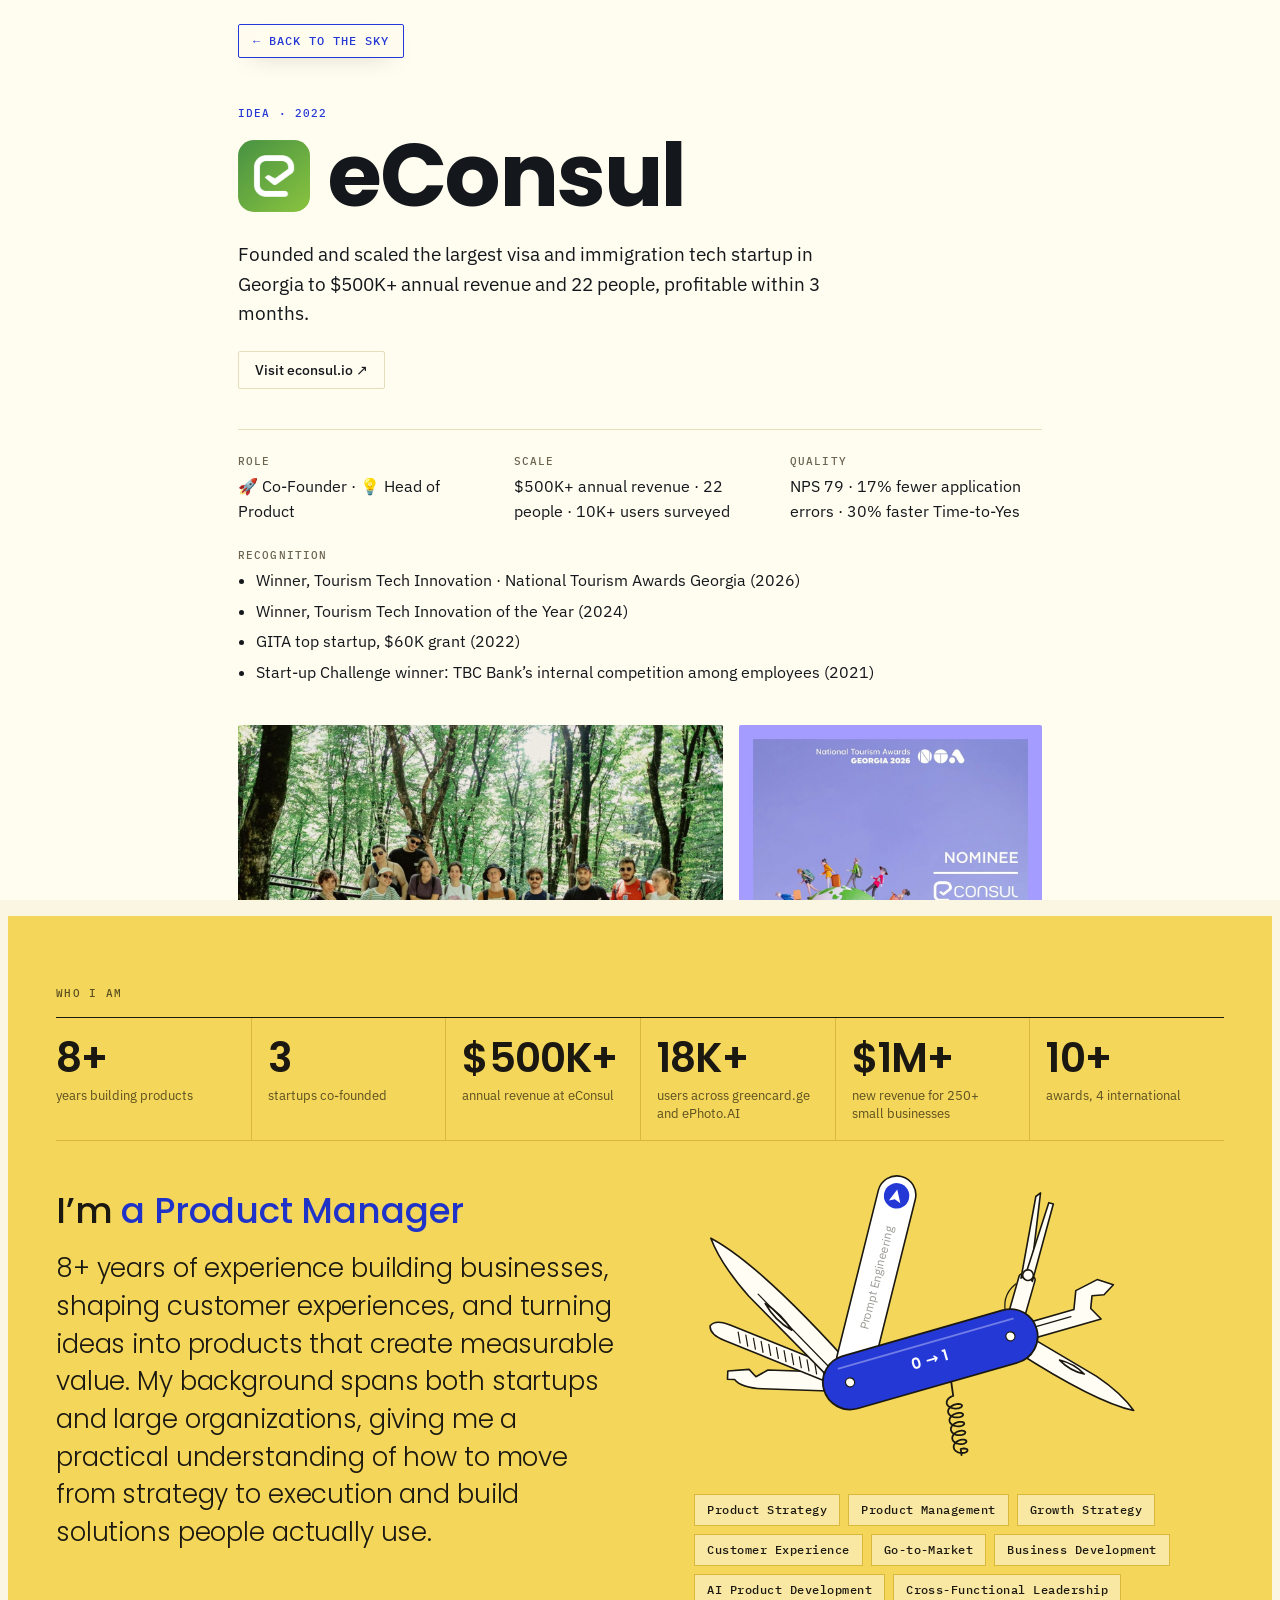
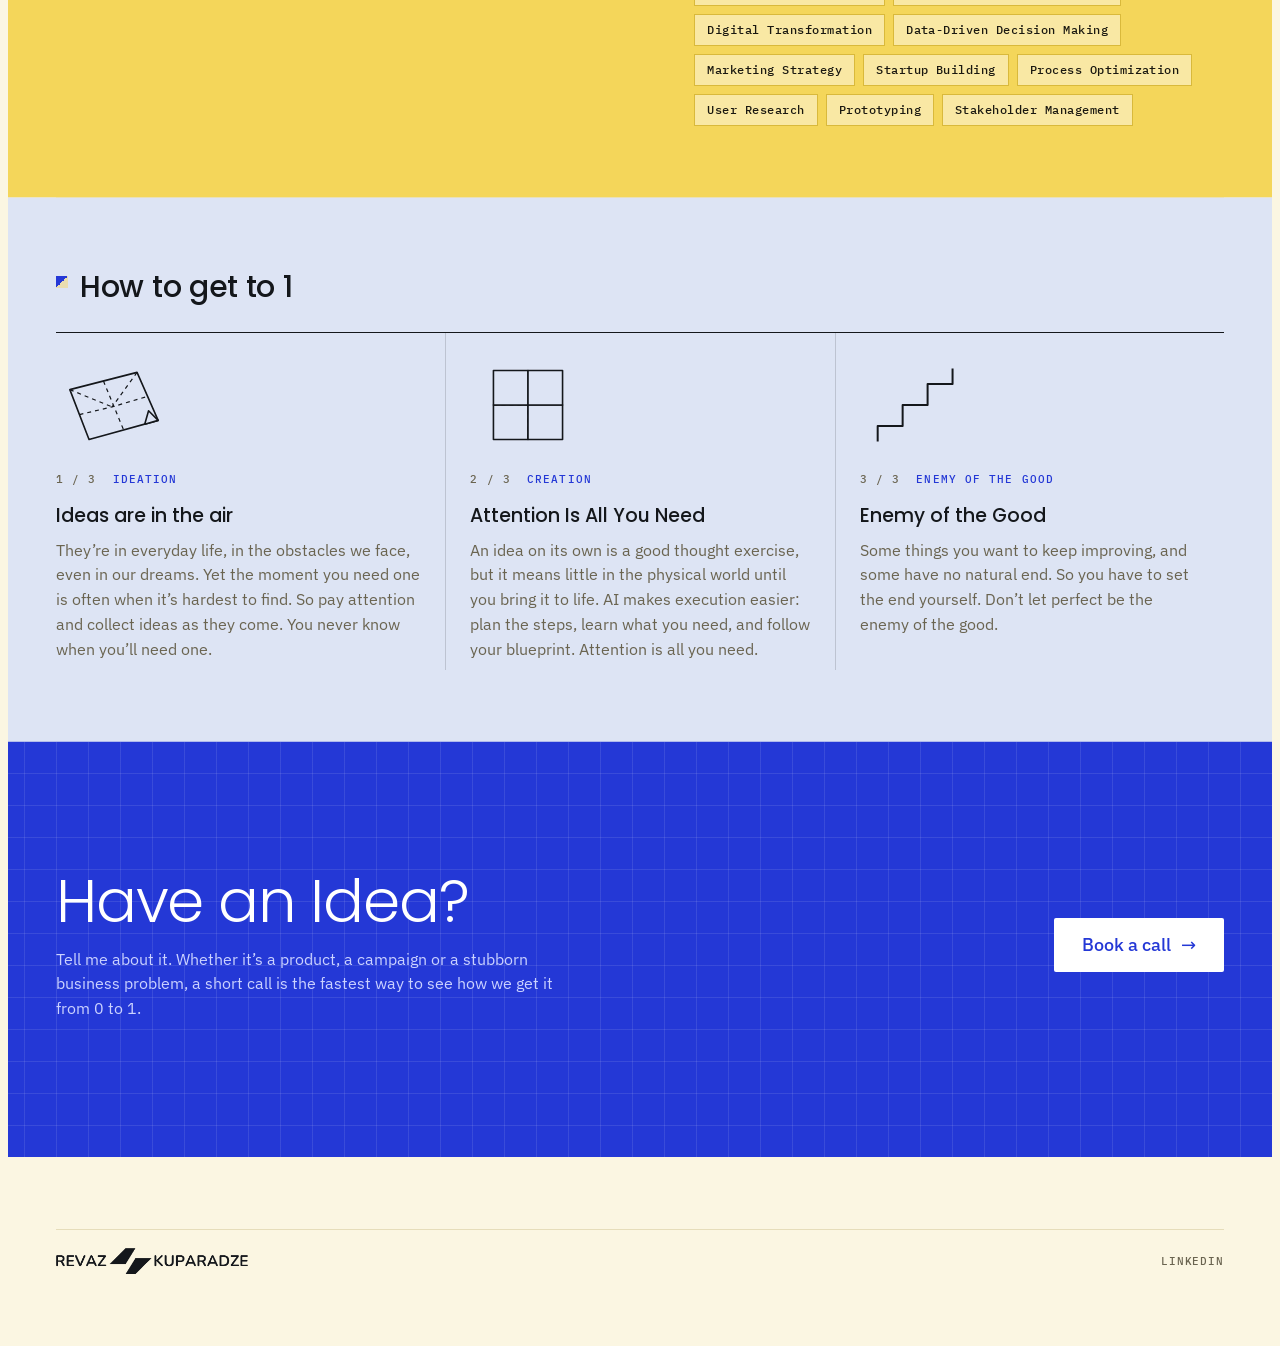
<file: econsul/index.html>
<!DOCTYPE html><html lang="en"> <head><meta charset="utf-8"><meta name="viewport" content="width=device-width, initial-scale=1, viewport-fit=cover"><base href="/"><meta name="site-mode" content="paths"><title>eConsul · Revaz Kuparadze</title><meta name="description" content="Founded and scaled the largest visa and immigration tech startup in Georgia to $500K+ annual revenue and 22 people, profitable within 3 months."><link rel="canonical" href="https://revazkuparadze.com/econsul/"><meta property="og:type" content="website"><meta property="og:site_name" content="Revaz Kuparadze"><meta property="og:title" content="eConsul · Revaz Kuparadze"><meta property="og:description" content="Founded and scaled the largest visa and immigration tech startup in Georgia to $500K+ annual revenue and 22 people, profitable within 3 months."><meta property="og:url" content="https://revazkuparadze.com/econsul/"><meta property="og:image" content="https://revazkuparadze.com/ideas/econsul-team.jpg"><meta name="twitter:card" content="summary_large_image"><script type="application/ld+json">{"@context":"https://schema.org","@graph":[{"@type":"Person","name":"Revaz Kuparadze","alternateName":"Rez","url":"https://revazkuparadze.com/","image":"https://revazkuparadze.com/about/rez-portrait.jpg","jobTitle":"Founder and product lead","homeLocation":{"@type":"Place","name":"New York"},"sameAs":["https://www.linkedin.com/in/rkuparadze/"]},{"@type":"WebPage","name":"eConsul · Revaz Kuparadze","url":"https://revazkuparadze.com/econsul/","description":"Founded and scaled the largest visa and immigration tech startup in Georgia to $500K+ annual revenue and 22 people, profitable within 3 months."},{"@type":"CreativeWork","name":"eConsul","description":"Founded and scaled the largest visa and immigration tech startup in Georgia to $500K+ annual revenue and 22 people, profitable within 3 months.","url":"https://revazkuparadze.com/econsul/","creator":{"@type":"Person","name":"Revaz Kuparadze"},"sameAs":"https://econsul.io/en"}]}</script><link rel="icon" href="favicon.ico" sizes="48x48"><link rel="icon" href="favicon-32.png" type="image/png" sizes="32x32"><link rel="apple-touch-icon" href="apple-touch-icon.png"><link rel="preload" href="fonts/poppins-latin-300-normal.woff2" as="font" type="font/woff2" crossorigin><link rel="preload" href="fonts/ibm-plex-sans-latin-400-normal.woff2" as="font" type="font/woff2" crossorigin><link rel="preload" href="fonts/ibm-plex-sans-latin-500-normal.woff2" as="font" type="font/woff2" crossorigin><link rel="preload" href="fonts/poppins-latin-700-normal.woff2" as="font" type="font/woff2" crossorigin><style>/* Self-hosted fonts (SIL Open Font License) */
@font-face { font-family: "Poppins"; font-style: normal; font-weight: 300; font-display: swap; src: url("fonts/poppins-latin-300-normal.woff2") format("woff2"); }
@font-face { font-family: "Poppins"; font-style: normal; font-weight: 500; font-display: swap; src: url("fonts/poppins-latin-500-normal.woff2") format("woff2"); }
@font-face { font-family: "Poppins"; font-style: normal; font-weight: 600; font-display: swap; src: url("fonts/poppins-latin-600-normal.woff2") format("woff2"); }
@font-face { font-family: "Poppins"; font-style: normal; font-weight: 700; font-display: swap; src: url("fonts/poppins-latin-700-normal.woff2") format("woff2"); }
@font-face { font-family: "IBM Plex Sans"; font-style: normal; font-weight: 400; font-display: swap; src: url("fonts/ibm-plex-sans-latin-400-normal.woff2") format("woff2"); }
@font-face { font-family: "IBM Plex Sans"; font-style: normal; font-weight: 500; font-display: swap; src: url("fonts/ibm-plex-sans-latin-500-normal.woff2") format("woff2"); }
@font-face { font-family: "IBM Plex Mono"; font-style: normal; font-weight: 400; font-display: swap; src: url("fonts/ibm-plex-mono-latin-400-normal.woff2") format("woff2"); }
@font-face { font-family: "IBM Plex Mono"; font-style: normal; font-weight: 500; font-display: swap; src: url("fonts/ibm-plex-mono-latin-500-normal.woff2") format("woff2"); }

/* Layout: a single plane field under a thin instrument bar; headline anchored bottom-left; plain idea list below as the no-motion baseline. */
:root {
  --brand-mask: url([data-uri]);
  --paper: #FBF6E2;
  --ink: #14171B;
  --graphite: #6A6450;
  --rule: #E6DDBA;
  --plane: #FFFDF4;
  --plane-edge: #14171B;
  --accent: #2438D6;
  --panel: #FFFCF0;
  --fold-hi: #FFFDF4;
  --fold-mid: #F4ECCD;
  --fold-lo: #E9DDB0;
  --fold-edge: #A89E7C;
  --tone-mist: #DDE4F4;
  --tone-stone: #F4D65A; --tone-sun-ink: #1A1810; --tone-sun-muted: #5C5020; --tone-sun-rule: #D9B93B;
  --tone-deep: #15181D; --tone-deep-ink: #EEF0EF; --tone-deep-muted: #9BA4AE; --tone-deep-rule: #2C323A; --tone-deep-accent: #93A0FF;
  --tone-cobalt: #2438D6; --tone-cobalt-ink: #FFFFFF; --tone-cobalt-muted: #CBD2FF; --tone-cobalt-rule: #4A5DE3;
  --font-display: "Poppins", "Avenir Next", "Segoe UI", system-ui, sans-serif;
  --font-body: "IBM Plex Sans", system-ui, -apple-system, "Segoe UI", sans-serif;
  --font-mono: "IBM Plex Mono", ui-monospace, "SF Mono", Menlo, monospace;
}
@media (prefers-color-scheme: dark) {
  :root:not([data-theme="light"]) {
    --paper: #14130E; --ink: #F1EEE2; --graphite: #A39D86; --rule: #2E2B20;
    --plane: #1E1C15; --plane-edge: #F1EEE2; --accent: #7C8CFF; --panel: #1A1812; --fold-hi: #2B281D; --fold-mid: #221F16; --fold-lo: #18160F; --tone-mist: #151B26; --tone-stone: #E9C940; --tone-sun-ink: #1A1810; --tone-sun-muted: #5C5020; --tone-sun-rule: #C9A92C; --tone-deep: #1C2229; --tone-deep-ink: #EEF0EF; --tone-deep-muted: #9BA4AE; --tone-deep-rule: #313840; --tone-deep-accent: #93A0FF; --tone-cobalt: #2E41D9; --tone-cobalt-ink: #FFFFFF; --tone-cobalt-muted: #CBD2FF; --tone-cobalt-rule: #5566E6; --fold-edge: #4A4533;
    color-scheme: dark;
  }
}
:root[data-theme="dark"] {
  --paper: #14130E; --ink: #F1EEE2; --graphite: #A39D86; --rule: #2E2B20;
  --plane: #1E1C15; --plane-edge: #F1EEE2; --accent: #7C8CFF; --panel: #1A1812; --fold-hi: #2B281D; --fold-mid: #221F16; --fold-lo: #18160F; --tone-mist: #151B26; --tone-stone: #E9C940; --tone-sun-ink: #1A1810; --tone-sun-muted: #5C5020; --tone-sun-rule: #C9A92C; --tone-deep: #1C2229; --tone-deep-ink: #EEF0EF; --tone-deep-muted: #9BA4AE; --tone-deep-rule: #313840; --tone-deep-accent: #93A0FF; --tone-cobalt: #2E41D9; --tone-cobalt-ink: #FFFFFF; --tone-cobalt-muted: #CBD2FF; --tone-cobalt-rule: #5566E6; --fold-edge: #4A4533;
  color-scheme: dark;
}
* { box-sizing: border-box; }
body { background: var(--paper); color: var(--ink); font: 400 16px/1.55 var(--font-body); }
.wrap { padding-inline: clamp(16px, 4vw, 48px); padding-block: 0 64px; max-width: 1280px; margin: 0 auto; }

.bar { display: flex; flex-wrap: wrap; gap: 8px 24px; justify-content: space-between; align-items: center;
  padding-block: 18px; border-bottom: 1px solid var(--rule);
  font: 500 11px/1.3 var(--font-mono); letter-spacing: .08em; text-transform: uppercase; color: var(--graphite); }
/* Header follows the scroll, full-width paper behind it */
.bar { position: sticky; top: 0; z-index: 8; background: var(--paper); box-shadow: 0 0 0 100vmax var(--paper); clip-path: inset(0 -100vmax); }
.bar strong { color: var(--ink); font-weight: 500; }

.field { position: relative; height: clamp(460px, 68vh, 720px); margin-top: 8px; overflow: hidden;
  touch-action: pan-y; border-bottom: 1px solid var(--rule); }
.field::before { content: ""; position: absolute; inset: 0; pointer-events: none;
  --grid: color-mix(in srgb, var(--ink) 6%, transparent);
  background-image: linear-gradient(var(--grid) 1px, transparent 1px), linear-gradient(90deg, var(--grid) 1px, transparent 1px);
  background-size: 32px 32px; background-position: -1px -1px; }

.thesis { position: absolute; left: 0; top: 36px; max-width: min(760px, 100%); pointer-events: none; z-index: 1; }
.thesis h1 { font: 300 clamp(34px, 6.4vw, 84px)/1.02 var(--font-display); letter-spacing: -.02em; margin: 0; text-wrap: balance; }
.thesis h1 b { font-weight: 700; color: var(--accent); }
.thesis p { margin: 14px 0 0; color: var(--graphite); max-width: 56ch; }
.thesis p b { color: var(--accent); font-weight: 600; }
.actions { display: flex; flex-wrap: wrap; gap: 12px 20px; align-items: center; margin-top: 22px; pointer-events: auto; }
.btn { display: inline-flex; align-items: center; gap: 10px; padding: 13px 20px; background: var(--ink); color: var(--paper);
  font: 500 14px/1 var(--font-body); text-decoration: none; border-radius: 2px; }
.btn:hover { background: var(--accent); color: #fff; }

.plane { position: absolute; left: 0; top: 0; z-index: 2; display: block; width: 0; height: 0;
  color: var(--ink); text-decoration: none; touch-action: none; user-select: none; -webkit-user-select: none;
  will-change: transform; outline: none; }
.plane .body { position: absolute; left: calc(var(--s) / -2); top: calc(var(--s) / -2); width: var(--s); height: var(--s); cursor: grab; }
.plane svg { width: 100%; height: 100%; display: block; overflow: visible; }
/* Planes: faceted paper dart, ink outline on warm paper; accent blue while hovered or held */
.plane .pf { fill: var(--plane); stroke: var(--plane-edge); stroke-width: 1.3; stroke-linejoin: round; transition: fill .2s, stroke .2s; }
.plane .tag { position: absolute; left: calc(var(--s) / 2 + 4px); top: -8px; white-space: nowrap;
  font: 500 11px/1 var(--font-mono); letter-spacing: .06em; text-transform: uppercase; color: var(--graphite);
  pointer-events: none; transition: color .2s; }
.plane.tag-left .tag { left: auto; right: calc(var(--s) / 2 + 4px); }
/* When a label moves to the other side of its plane (near the screen edge), it fades in there instead of jumping */
.plane .tag { animation: tag-in-right .3s ease-out; }
.plane.tag-left .tag { animation-name: tag-in-left; }
@keyframes tag-in-right { from { opacity: 0; } }
@keyframes tag-in-left { from { opacity: 0; } }
@media (prefers-reduced-motion: reduce) { .plane .tag { animation: none; } }
.plane:hover .tag, .plane:focus-visible .tag, .plane.held .tag { color: var(--accent); }
.plane:hover .pf, .plane:focus-visible .pf, .plane.held .pf { fill: var(--accent); stroke: var(--paper); }
.plane:focus-visible .body { outline: 2px solid var(--accent); outline-offset: 6px; border-radius: 50%; }
.plane.held .body { cursor: grabbing; }

.list-head { display: flex; justify-content: space-between; align-items: baseline; gap: 16px; margin: 56px 0 8px; flex-wrap: wrap; }
.list-head h2 { font: 500 22px/1.2 var(--font-display); margin: 0; }
.list-head span { font: 400 12px/1.3 var(--font-mono); color: var(--graphite); }
.ideas { list-style: none; margin: 0; padding: 0; }
.ideas li { border-top: 1px solid var(--rule); }
.ideas li:last-child { border-bottom: 1px solid var(--rule); }
.ideas a { display: grid; grid-template-columns: minmax(120px, 220px) 1fr auto; gap: 8px 24px; align-items: baseline;
  padding: 18px 0; color: inherit; text-decoration: none; }
.ideas a:hover .name, .ideas a:focus-visible .name { color: var(--accent); }
.ideas a:focus-visible { outline: 2px solid var(--accent); outline-offset: 4px; }
.ideas .name { font: 500 17px/1.3 var(--font-display); }
.ideas .line { color: var(--graphite); min-width: 0; }
.ideas .year { font: 400 12px/1 var(--font-mono); color: var(--graphite); font-variant-numeric: tabular-nums; }
@media (max-width: 640px) {
  .ideas a { grid-template-columns: 1fr auto; }
  .ideas .line { grid-column: 1 / -1; }
}

.sheet { position: fixed; inset: 0; z-index: 10; background: var(--panel); overflow: auto;
  clip-path: circle(0px at var(--ox, 50%) var(--oy, 50%)); transition: clip-path .7s cubic-bezier(.7,0,.2,1); }
.sheet.open { clip-path: circle(150% at var(--ox, 50%) var(--oy, 50%)); }
.sheet-inner { padding-inline: clamp(16px, 4vw, 48px); padding-block: 24px 64px; max-width: 900px; margin: 0 auto;
  opacity: 0; transform: translateY(12px); transition: opacity .4s .35s, transform .4s .35s; }
.sheet.open .sheet-inner { opacity: 1; transform: none; }
.sheet .back { font: 500 12px/1 var(--font-mono); letter-spacing: .08em; text-transform: uppercase; color: var(--graphite);
  background: none; border: 1px solid var(--rule); padding: 10px 14px; cursor: pointer; border-radius: 2px; }
.sheet .back { position: sticky; top: 16px; z-index: 3; background: var(--panel); box-shadow: 0 6px 18px -10px rgba(0,0,0,.35); }
.sheet .back:hover, .sheet .back:focus-visible { color: var(--accent); border-color: var(--accent); outline: none; }
.sheet .eyebrow { margin-top: 48px; font: 500 11px/1.3 var(--font-mono); letter-spacing: .1em; text-transform: uppercase; color: var(--accent); }
.sheet h2 { font: 700 clamp(40px, 8vw, 88px)/1 var(--font-display); letter-spacing: -.02em; margin: 12px 0 20px; text-wrap: balance; }
.sheet .lede { font-size: 19px; max-width: 58ch; margin: 0; }
.sheet-extra:empty { display: none; }
.sheet .highlight { margin: 28px 0 0; padding-left: 18px; border-left: 3px solid var(--accent); max-width: 40ch;
  font: 500 clamp(20px, 2.4vw, 26px)/1.3 var(--font-display); letter-spacing: -.01em; color: var(--ink); text-wrap: balance; }
.notice { margin-top: 32px; padding: 20px 22px; max-width: 66ch; border: 1px solid var(--rule); border-top: 3px solid var(--ink); background: var(--paper); }
.notice p { margin: 0; }
.notice .notice-label { margin-bottom: 8px; font: 500 11px/1.3 var(--font-mono); letter-spacing: .1em; text-transform: uppercase; color: var(--graphite); }
.notice blockquote { margin: 14px 0 0; padding-left: 14px; border-left: 2px solid var(--rule); font-style: italic; }
.notice .notice-cite { margin-top: 10px; font: 400 12px/1.5 var(--font-mono); color: var(--graphite); }
.notice .notice-cite a { color: var(--accent); }
.sheet-media .logo-card img { background: #fff; padding: 28px 24px; aspect-ratio: auto; border: 1px solid var(--rule); }
.sheet-media .logo-card img { max-height: 220px; object-fit: contain; } /* square logos stay a sensible size */
.facts { display: grid; grid-template-columns: repeat(auto-fit, minmax(200px, 1fr)); gap: 24px; margin-top: 40px; padding-top: 24px; border-top: 1px solid var(--rule); }
.facts dt { font: 500 11px/1.3 var(--font-mono); letter-spacing: .1em; text-transform: uppercase; color: var(--graphite); }
.facts dd { margin: 6px 0 0; }
.sheet-title-row { display: flex; align-items: center; gap: 18px; margin: 12px 0 20px; }
.sheet-title-row h2 { margin: 0; }
.sheet-icon { width: clamp(48px, 7vw, 72px); height: auto; aspect-ratio: 1; border-radius: 22%; flex: none; }
.sheet-icon[hidden], .sheet-link[hidden] { display: none; }
.sheet-link { display: inline-flex; align-items: center; gap: 8px; margin-top: 22px; padding: 11px 16px; border: 1px solid var(--rule); border-radius: 2px;
  color: var(--ink); text-decoration: none; font: 500 14px/1 var(--font-body); }
.sheet-link:hover, .sheet-link:focus-visible { border-color: var(--accent); color: var(--accent); outline: none; }
.facts dd ul { margin: 0; padding-left: 18px; }
.facts dd li + li { margin-top: 6px; }
.facts .span-all { grid-column: 1 / -1; }
.sheet-media { display: grid; grid-template-columns: 1.6fr 1fr; gap: 16px; margin-top: 40px; align-items: start; }
.sheet-media:empty { display: none; }
.sheet-media figure { margin: 0; }
.sheet-media figure:only-child { grid-column: 1 / -1; }
.sheet-media img { width: 100%; height: auto; display: block; border-radius: 2px; background: var(--rule); }
.sheet-media figcaption { margin-top: 8px; font: 400 12px/1.4 var(--font-mono); color: var(--graphite); }
@media (max-width: 640px) { .sheet-media { grid-template-columns: 1fr; } }


.band { padding-block: 72px 0; }
.band-head { display: flex; flex-wrap: wrap; justify-content: space-between; align-items: baseline; gap: 8px 32px; margin-bottom: 28px; }
.band-head h2 { font: 500 clamp(22px, 3vw, 30px)/1.15 var(--font-display); margin: 0; letter-spacing: -.01em; }
.band-head p { margin: 0; color: var(--graphite); max-width: 52ch; }
.path { list-style: none; margin: 0; padding: 0; display: grid; grid-template-columns: repeat(auto-fit, minmax(240px, 1fr)); gap: 0; border-top: 1px solid var(--ink); counter-reset: stage; }
.path li { padding: 24px 24px 8px 0; min-width: 0; counter-increment: stage; }
.path li + li { padding-left: 24px; border-left: 1px solid var(--rule); }
.path .step { font: 500 11px/1 var(--font-mono); letter-spacing: .1em; text-transform: uppercase; color: var(--accent); }
.path .step::before { content: counter(stage) " / 3  "; color: var(--graphite); white-space: pre; }
.path h3 { font: 500 19px/1.25 var(--font-display); margin: 14px 0 10px; }
.path p { margin: 0; color: var(--graphite); }
@media (max-width: 640px) { .path li + li { padding-left: 0; border-left: 0; border-top: 1px solid var(--rule); } }
.awards { list-style: none; margin: 0; padding: 0; }
.awards .award-row { grid-template-columns: 110px 1fr auto 20px; }
.awards li { border-top: 1px solid var(--rule); }
.awards li:last-child { border-bottom: 1px solid var(--rule); }
.award-row { width: 100%; display: grid; grid-template-columns: 80px 1fr auto 20px; gap: 16px; align-items: baseline; padding: 14px 0;
  background: none; border: 0; color: inherit; font: inherit; text-align: left; cursor: pointer; }
.award-row:hover .what, .award-row[aria-expanded="true"] .what { color: var(--accent); }
.award-row:focus-visible { outline: 2px solid var(--accent); outline-offset: 2px; }
.awards .what { min-width: 0; }
.awards .when { font: 400 13px/1 var(--font-mono); color: var(--graphite); font-variant-numeric: tabular-nums; }
.chev { width: 10px; height: 10px; border-right: 1.5px solid var(--graphite); border-bottom: 1.5px solid var(--graphite); transform: rotate(45deg) translateY(-3px); transition: transform .3s; justify-self: end; }
.award-row[aria-expanded="true"] .chev { transform: rotate(225deg); }
.award-panel { display: grid; grid-template-rows: 0fr; transition: grid-template-rows .45s cubic-bezier(.7,0,.2,1); }
.award-panel.open { grid-template-rows: 1fr; }
.panel-clip { overflow: hidden; min-height: 0; }
.panel-inner { display: flex; flex-wrap: wrap; align-items: end; gap: 16px 24px; padding: 4px 0 20px 96px; transform-origin: top; transform: perspective(600px) rotateX(-70deg); opacity: 0; transition: transform .5s cubic-bezier(.2,.8,.2,1), opacity .3s; }
.award-panel.open .panel-inner { transform: none; opacity: 1; }
.frame { position: relative; width: min(360px, 100%); aspect-ratio: 4 / 3; display: flex; flex-direction: column; justify-content: end; gap: 4px; padding: 14px;
  background: linear-gradient(135deg, var(--fold-hi) 0 50%, var(--fold-lo) 50% 100%); border: 1px solid var(--rule); max-width: 100%; }
.frame::after { content: ""; position: absolute; top: -1px; right: -1px; width: 28px; height: 28px; background: linear-gradient(225deg, var(--paper) 0 50%, var(--fold-lo) 50%); }
.frame span { font: 500 13px/1.3 var(--font-display); }
.frame small { font: 400 11px/1.3 var(--font-mono); color: var(--graphite); }
.frame.photo { padding: 0; aspect-ratio: auto; background: none; overflow: hidden; }
.frame.photo img { display: block; width: 100%; height: auto; }
.prose-photo { margin: 20px 0 8px; max-width: 320px; }
.prose-photo img { display: block; width: 100%; height: auto; border: 1px solid var(--rule); }
.prose-photo figcaption { margin-top: 8px; font: 400 12px/1.4 var(--font-mono); color: var(--graphite); }
.frame.video { padding: 0; overflow: hidden; display: block; text-decoration: none; color: inherit; }
.frame.video img { position: absolute; inset: 0; width: 100%; height: 100%; object-fit: cover; z-index: 1; }
.frame.video .v-fallback { position: absolute; left: 14px; bottom: 14px; font: 500 13px/1.3 var(--font-display); }
.frame.video .play { position: absolute; left: 50%; top: 50%; z-index: 2; width: 56px; height: 56px; margin: -28px 0 0 -28px; border-radius: 50%; background: rgba(20,23,27,.72); transition: transform .2s, background-color .2s; }
.frame.video .play::after { content: ""; position: absolute; left: 22px; top: 17px; border-left: 16px solid #fff; border-top: 11px solid transparent; border-bottom: 11px solid transparent; }
.frame.video:hover .play, .frame.video:focus-visible .play { transform: scale(1.1); background: var(--accent); }
.frame.video:focus-visible { outline: 2px solid var(--accent); outline-offset: 3px; }
.frame.video::after { z-index: 3; }
.panel-link { background: none; border: 0; padding: 0; font: 500 13px/1 var(--font-mono); color: var(--accent); cursor: pointer; }
.panel-link:hover { text-decoration: underline; }
@media (max-width: 640px) { .panel-inner { padding-left: 0; } .award-row { grid-template-columns: 64px 1fr auto 16px; gap: 10px; } }

.f-hi { fill: var(--fold-hi); stroke: var(--fold-edge); stroke-width: 1; stroke-linejoin: round; }
.f-lo { fill: var(--fold-lo); stroke: var(--fold-edge); stroke-width: 1; stroke-linejoin: round; }
.work { position: relative; }
.work::after { content: ""; position: absolute; top: -1px; right: -1px; width: 22px; height: 22px;
  background: linear-gradient(225deg, var(--paper) 0 50%, var(--fold-lo) 50%); border-left: 1px solid var(--rule); border-bottom: 1px solid var(--rule); transition: width .25s, height .25s; }
.work:hover::after, .work:focus-visible::after { width: 34px; height: 34px; }
.band-head h2::before { content: ""; display: inline-block; width: 12px; height: 12px; margin-right: 12px; vertical-align: calc(.7em - 12px);
  background: linear-gradient(135deg, var(--accent) 0 50%, var(--fold-lo) 50%); }
.closing { position: relative; }
.medal { font: 500 11px/1 var(--font-mono); letter-spacing: .1em; text-transform: uppercase; color: var(--graphite); }
.medal.gold { color: var(--accent); }
.craft { display: grid; grid-template-columns: repeat(auto-fit, minmax(240px, 1fr)); gap: 16px; align-items: start; }
.work { display: flex; flex-direction: column; gap: 10px; padding: 20px; border: 1px solid var(--rule); color: inherit; text-decoration: none; min-width: 0; transition: border-color .2s; }
.work:hover, .work:focus-visible { border-color: var(--accent); outline: none; }
.work .client { font: 500 16px/1.25 var(--font-display); }
.work .brief { color: var(--graphite); flex: 1; }
.work .role { font: 400 11px/1.3 var(--font-mono); letter-spacing: .06em; text-transform: uppercase; color: var(--graphite); }
.closing { padding-block: 96px 24px; }
.closing h2 { font: 300 clamp(32px, 5vw, 60px)/1.05 var(--font-display); margin: 0; letter-spacing: -.02em; text-wrap: balance; }
.closing p { color: var(--graphite); max-width: 50ch; margin: 14px 0 0; }
.foot { display: flex; flex-wrap: wrap; justify-content: space-between; gap: 8px; margin-top: 72px; padding-top: 18px; border-top: 1px solid var(--rule);
  font: 500 11px/1.3 var(--font-mono); letter-spacing: .08em; text-transform: uppercase; color: var(--graphite); }

.brand { display: inline-block; height: 18px; aspect-ratio: 732 / 99; max-width: 100%; background: var(--ink);
  -webkit-mask: var(--brand-mask) center / contain no-repeat; mask: var(--brand-mask) center / contain no-repeat; }
.foot { align-items: center; }
.foot .brand { height: 26px; width: 192px; flex: none; }
@media (max-width: 560px) { .foot { flex-direction: column; align-items: center; text-align: center; gap: 14px; } }
.home-link { display: inline-flex; align-items: center; flex: none; }
.home-link .brand { height: 24px; width: 178px; flex: none; }
.critter { width: 96px; height: 80px; display: block; margin-bottom: 12px; overflow: visible; }
.f-mid { fill: var(--fold-mid); stroke: var(--fold-edge); stroke-width: 1; stroke-linejoin: round; }
.critter .f-hi, .critter .f-mid, .critter .f-lo { transition: transform .4s; }
.path li:hover .critter { transform: translateY(-4px) rotate(-3deg); }
.critter { transition: transform .4s cubic-bezier(.2,.8,.2,1); }
.turtle { width: 110px; height: 92px; margin: 0; }

/* Line-art figures: ink outlines on paper, one stroke weight, no shading */
.critter .f-hi, .critter .f-mid, .critter .f-lo, .critter .f-accent {
  fill: var(--paper); stroke: var(--ink); stroke-width: 1.6; stroke-linejoin: round; stroke-linecap: round; vector-effect: non-scaling-stroke; }
.path li:hover .critter .f-hi, .path li:hover .critter .f-mid, .path li:hover .critter .f-lo, .path li:hover .critter .f-accent { stroke: var(--accent); }

.bar .home-link { display: inline-flex; }
.nav { display: flex; gap: 20px; align-items: center; flex-wrap: wrap; }
.nav a { color: var(--graphite); text-decoration: none; font: 500 11px/1 var(--font-mono); letter-spacing: .08em; text-transform: uppercase; }
.nav a:hover, .nav a:focus-visible, .nav a[aria-current="page"] { color: var(--ink); }
/* Touch: at least 44px tall hit areas, without moving the layout */
.nav a, .foot a { display: inline-block; padding: 17px 5px; margin: -17px -5px; }
.home-link { padding-block: 13px; margin-block: -13px; }
.nav .nav-cta { color: var(--accent); }
/* Phones: logo and menu on one line */
@media (max-width: 560px) {
  .bar { flex-wrap: nowrap; gap: 12px; }
  .home-link .brand { height: 18px; width: 133px; }
  .nav { flex-wrap: nowrap; gap: 14px; }
  .nav a { font-size: 10px; letter-spacing: .05em; white-space: nowrap; }
}
@media (max-width: 370px) {
  .home-link .brand { height: 15px; width: 111px; }
  .nav { gap: 10px; }
  .nav a { letter-spacing: .02em; }
}
.page-head { padding-block: 56px 8px; }
.page-head h1 { font: 300 clamp(40px, 7vw, 88px)/1 var(--font-display); letter-spacing: -.02em; margin: 0; }
.page-head p { color: var(--graphite); max-width: 60ch; margin: 18px 0 0; font-size: 18px; }
.work .watch { font: 500 12px/1 var(--font-mono); color: var(--accent); }
.chip { align-self: start; font: 500 10px/1 var(--font-mono); letter-spacing: .1em; text-transform: uppercase; color: var(--accent); border: 1px solid currentColor; padding: 5px 7px; }
.photos { display: flex; gap: 16px; overflow-x: auto; scroll-snap-type: x mandatory; padding-bottom: 14px; scrollbar-width: thin; scrollbar-color: var(--fold-edge) transparent; }
.photos:focus-visible { outline: 2px solid var(--accent); outline-offset: 4px; }
.photo { margin: 0; flex: 0 0 clamp(220px, 28vw, 320px); scroll-snap-align: start; }
.photo .frame { width: 100%; aspect-ratio: 1; }
.photo figcaption { margin-top: 8px; font: 400 12px/1.3 var(--font-mono); color: var(--graphite); }
.credential { margin-top: 40px; font: 400 13px/1.5 var(--font-mono); color: var(--graphite); }
.prose { max-width: 64ch; padding-top: 24px; }
.prose h2 { font: 500 22px/1.25 var(--font-display); margin: 40px 0 10px; }
.prose p { margin: 0; font-size: 17px; }
.foot a { color: var(--graphite); text-decoration: none; }
.foot a:hover, .foot a:focus-visible { color: var(--accent); }

/* Intro: the logo mark appears, then REVAZ unfolds to the left and KUPARADZE to the right; then the page shows.
   The three parts are slices of the one logo image (x ranges 0–197, 197–369, 369–732 of 732 px). CSS only, removes itself. */
.loader { position: fixed; inset: 0; z-index: 50; display: grid; place-items: center; background: var(--paper);
  animation: loader-out .45s ease 1.75s forwards; pointer-events: none; }
.ld-logo { --L: min(80vw, 480px); display: flex; height: calc(var(--L) * 99 / 732); }
.ld-part { display: block; height: 100%; background: var(--ink); -webkit-mask: var(--brand-mask) no-repeat; mask: var(--brand-mask) no-repeat;
  -webkit-mask-size: var(--L) 100%; mask-size: var(--L) 100%; }
.ld-first { width: calc(var(--L) * 197 / 732); -webkit-mask-position: 0 0; mask-position: 0 0;
  clip-path: inset(0 0 0 100%); animation: ld-reveal-left .6s cubic-bezier(.2,.8,.2,1) .7s forwards; }
.ld-mark { width: calc(var(--L) * 172 / 732); -webkit-mask-position: calc(var(--L) * -197 / 732) 0; mask-position: calc(var(--L) * -197 / 732) 0;
  /* starts centred on screen (the mark's centre sits 82 px right of the logo's centre), then settles into place */
  opacity: 0; transform: translateX(calc(var(--L) * 82 / 732)) scale(.6);
  animation: ld-mark-in .45s cubic-bezier(.2,.8,.2,1) .1s forwards, ld-mark-settle .6s cubic-bezier(.2,.8,.2,1) .7s forwards; }
.ld-last { width: calc(var(--L) * 363 / 732); -webkit-mask-position: calc(var(--L) * -369 / 732) 0; mask-position: calc(var(--L) * -369 / 732) 0;
  clip-path: inset(0 100% 0 0); animation: ld-reveal-right .6s cubic-bezier(.2,.8,.2,1) .7s forwards; }
@keyframes ld-mark-in { to { opacity: 1; transform: translateX(calc(var(--L) * 82 / 732)) scale(1); } }
@keyframes ld-mark-settle { from { opacity: 1; transform: translateX(calc(var(--L) * 82 / 732)); } to { opacity: 1; transform: none; } }
@keyframes ld-reveal-left { to { clip-path: inset(0); } }
@keyframes ld-reveal-right { to { clip-path: inset(0); } }
@keyframes loader-out { to { opacity: 0; visibility: hidden; } }
.tag-inst { font: 500 10px/1 var(--font-mono); letter-spacing: .12em; text-transform: uppercase; color: var(--graphite); border: 1px solid var(--rule); padding: 5px 8px; white-space: nowrap; }
.lineage { list-style: none; margin: 0; padding: 0; display: grid; grid-template-columns: repeat(6, minmax(0, 1fr)); position: relative; }
.lineage::before { content: ""; position: absolute; left: 0; right: 0; top: 34px; border-top: 1px solid var(--ink); }
.node { position: relative; display: flex; flex-direction: column; gap: 6px; padding-right: 16px; min-width: 0; }
.node .yr { font: 500 11px/1 var(--font-mono); letter-spacing: .08em; color: var(--graphite); font-variant-numeric: tabular-nums; height: 22px; }
.node .dot { width: 11px; height: 11px; background: var(--paper); border: 1.5px solid var(--ink); transform: rotate(45deg); margin: 0 0 12px 1px; }
.node.now .dot { background: var(--accent); border-color: var(--accent); }
/* "Now" pulses like a live location pin */
.node.now .dot { animation: now-blink 1.6s ease-in-out infinite; }
@media (min-width: 761px) { .node.now .dot { position: relative; } }
.node.now .dot::after { content: ""; position: absolute; inset: -5px; border: 1.5px solid var(--accent); animation: now-ring 1.6s ease-out infinite; }
@keyframes now-blink { 0%, 100% { opacity: 1; } 50% { opacity: .35; } }
@keyframes now-ring { from { transform: scale(.6); opacity: .9; } to { transform: scale(1.9); opacity: 0; } }
@media (prefers-reduced-motion: reduce) { .node.now .dot, .node.now .dot::after { animation: none; } }
.node .n-name { font: 500 17px/1.2 var(--font-display); }
.node .n-desc { color: var(--graphite); font-size: 14px; }
.node-btn { display: flex; flex-direction: column; gap: 6px; width: 100%; padding: 0; margin: 0; background: none; border: 0; text-align: left; color: inherit; font: inherit; cursor: pointer; }
.node-btn:hover .n-name, .node-btn:focus-visible .n-name, .node-btn[aria-expanded="true"] .n-name { color: var(--accent); }
.node-btn:focus-visible { outline: 2px solid var(--accent); outline-offset: 6px; }
.node-btn[aria-expanded="true"] .dot { background: var(--accent); border-color: var(--accent); }
/* Hover: the path point lights up and grows, so it reads as clickable */
.node .dot { transition: transform .2s cubic-bezier(.2,.8,.2,1), background-color .2s, border-color .2s, box-shadow .2s; }
.node-btn:hover .dot, .node-btn:focus-visible .dot { background: var(--accent); border-color: var(--accent); transform: rotate(45deg) scale(1.45); box-shadow: 0 0 0 4px color-mix(in srgb, var(--accent) 22%, transparent); }
.node-btn:hover .n-more { text-decoration: underline; text-underline-offset: 3px; }
.node-btn:hover .n-desc { color: var(--ink); }
.n-more { font: 500 10px/1 var(--font-mono); letter-spacing: .1em; text-transform: uppercase; color: var(--accent); margin-top: 4px; }
.node-btn[aria-expanded="true"] .n-more { visibility: hidden; }
.branches .b-link { display: flex; flex-direction: column; gap: 2px; text-align: left; font: inherit; color: inherit; }
.branches .b-link:hover .b-name { color: var(--accent); text-decoration: underline; }
.stop-panel { display: grid; grid-template-rows: 0fr; transition: grid-template-rows .45s cubic-bezier(.7,0,.2,1); }
.stop-panel.open { grid-template-rows: 1fr; }
.stop-inner { display: grid; grid-template-columns: minmax(0, 1.3fr) minmax(0, 1fr); gap: 24px 40px; margin-top: 28px; padding: 26px 28px; background: var(--plane); color: var(--plane-edge); border-top: 3px solid var(--accent);
  transform-origin: top; transform: perspective(700px) rotateX(-60deg); opacity: 0; transition: transform .5s cubic-bezier(.2,.8,.2,1), opacity .3s; }
.stop-panel.open .stop-inner { transform: none; opacity: 1; }
.stop-inner:not(:has(figure)) { grid-template-columns: 1fr; }
.stop-inner h3 { margin: 0 0 4px; font: 500 24px/1.2 var(--font-display); }
.stop-inner .s-role { margin: 0 0 14px; font: 400 12px/1.4 var(--font-mono); color: color-mix(in srgb, var(--plane-edge) 60%, var(--plane)); }
.stop-inner p { margin: 0 0 12px; max-width: 60ch; }
.stop-inner ul { margin: 0 0 14px; padding-left: 18px; }
.stop-inner li + li { margin-top: 5px; }
.s-awards-h { margin: 16px 0 8px; font: 500 10px/1 var(--font-mono); letter-spacing: .12em; text-transform: uppercase; color: color-mix(in srgb, var(--plane-edge) 60%, var(--plane)); }
.s-awards { list-style: none; padding: 0 !important; }
.s-awards li { display: grid; grid-template-columns: 96px 1fr auto; gap: 12px; align-items: baseline; padding: 8px 0; border-top: 1px solid color-mix(in srgb, var(--plane-edge) 12%, var(--plane)); margin: 0 !important; }
.s-awards .medal { color: var(--accent); }
.s-awards .when { font: 400 12px/1 var(--font-mono); color: color-mix(in srgb, var(--plane-edge) 60%, var(--plane)); }
.s-links { display: flex; flex-wrap: wrap; gap: 10px 18px; margin-top: 10px; }
.stop-inner figure { margin: 0; }
.stop-inner figure img { display: block; width: 100%; height: auto; max-height: 420px; object-fit: cover; }
/* A stop photo that opens something: the whole picture is the button */
.panel-photo { display: block; width: 100%; padding: 0; border: 0; background: none; cursor: pointer; text-decoration: none; }
.panel-photo img { transition: transform .3s, box-shadow .3s; }
.panel-photo:hover img, .panel-photo:focus-visible img { transform: translateY(-2px); box-shadow: 0 10px 24px -14px rgba(0,0,0,.45); }
.panel-photo:hover { text-decoration: none; }
.panel-photo:focus-visible { outline: 2px solid var(--accent); outline-offset: 3px; }
.stop-inner figcaption { margin-top: 8px; font: 400 12px/1.4 var(--font-mono); color: color-mix(in srgb, var(--plane-edge) 60%, var(--plane)); }
@media (max-width: 760px) { .stop-inner { grid-template-columns: 1fr; padding: 20px 18px; margin-top: 14px; } .s-awards li { grid-template-columns: 1fr auto; } .s-awards .medal { grid-column: 1 / -1; } }
@media (prefers-reduced-motion: reduce) { .stop-panel, .stop-inner { transition: none; } }
.branches { list-style: none; margin: 12px 0 0; padding: 0 0 0 14px; border-left: 1px dashed var(--fold-edge); display: flex; flex-direction: column; gap: 10px; }
.branch { display: flex; flex-direction: column; gap: 2px; }
.b-name { font: 500 14px/1.2 var(--font-display); }
.b-desc { font: 400 11px/1.3 var(--font-mono); color: var(--graphite); }
@media (max-width: 760px) {
  .lineage { grid-template-columns: 1fr; gap: 22px; padding-left: 26px; }
  .lineage::before { left: 5px; right: auto; top: 0; bottom: 0; border-top: 0; border-left: 1px solid var(--ink); }
  .node .yr { height: auto; }
  .node .dot { position: absolute; left: -26px; top: 0; margin: 0; }
}

/* Section tones: each band re-scopes the palette tokens, so every child restyles itself */
.tone { background: var(--paper); color: var(--ink); box-shadow: 0 0 0 100vmax var(--paper); clip-path: inset(0 -100vmax); }
.band.tone { margin-top: 0; padding-block: 72px; }
.band.tone + .band:not(.tone) { padding-top: 80px; }
.tone-mist { --paper: var(--tone-mist); --rule: color-mix(in srgb, var(--ink) 16%, var(--tone-mist)); --fold-hi: var(--tone-mist); }
.tone-stone { --paper: var(--tone-stone); --ink: var(--tone-sun-ink); --graphite: var(--tone-sun-muted); --rule: var(--tone-sun-rule); --accent: #1F33C9; --fold-edge: var(--tone-sun-muted); color-scheme: light; }
.tone-cobalt { --paper: var(--tone-cobalt); --ink: var(--tone-cobalt-ink); --graphite: var(--tone-cobalt-muted); --rule: var(--tone-cobalt-rule); --accent: var(--tone-cobalt-ink); --fold-edge: var(--tone-cobalt-muted); }
.tone-cobalt .btn { background: var(--tone-cobalt-ink); color: var(--tone-cobalt); }
.tone-cobalt .btn:hover, .tone-cobalt .btn:focus-visible { background: transparent; color: var(--tone-cobalt-ink); box-shadow: inset 0 0 0 1.5px var(--tone-cobalt-ink); }
.tone-cobalt .band-head h2::before, .tone-cobalt h2::before { background: var(--tone-cobalt-ink); }
.closing.tone { padding-block: 96px; }
/* About: breathing room between sections */
#view-about .page-head { padding-bottom: 48px; }
.about-closing { display: grid; grid-template-columns: minmax(0, 1fr) minmax(0, 520px); gap: 32px 48px; align-items: center; }
.about-portrait { margin: 0; }
.about-portrait img { display: block; width: 100%; max-width: 440px; height: auto; margin-left: auto; }
.closing.about-closing { padding-bottom: 0; }
.about-closing .about-portrait { align-self: end; }
.about-closing > div { padding-bottom: 96px; }
@media (max-width: 760px) { .about-closing > div { padding-bottom: 8px; } .about-portrait img { margin: 0 auto; max-width: 320px; } }
@media (max-width: 760px) { .about-closing { grid-template-columns: 1fr; } }
#view-about .prose { padding-top: 72px; padding-bottom: 104px; }
.closing.gridded { padding-block: 128px 136px; }
html, body { overflow-x: clip; }
/* Same light line grid as the hero, carried across the full-bleed cobalt band */
.closing.gridded::before { content: ""; position: absolute; top: 0; bottom: 0; left: -100vmax; right: -100vmax; pointer-events: none;
  --grid: color-mix(in srgb, var(--ink) 10%, transparent);
  background-image: linear-gradient(var(--grid) 1px, transparent 1px), linear-gradient(90deg, var(--grid) 1px, transparent 1px);
  background-size: 32px 32px; background-position: 0 -1px; }
.closing-grid { position: relative; z-index: 1; }

/* Folded craft cards: a paper strip that unfolds on click */
.work.fold { padding: 0; gap: 0; }
.fold-head { width: 100%; display: grid; grid-template-columns: 1fr auto; grid-template-areas: "chip icon" "client icon" "role icon"; gap: 8px 12px; align-items: center;
  padding: 18px 20px; background: none; border: 0; color: inherit; font: inherit; text-align: left; cursor: pointer; position: relative; }
.fold-head .chip { grid-area: chip; justify-self: start; }
.fold-head .client { grid-area: client; }
.fold-head .role { grid-area: role; }
.fold-icon { grid-area: icon; width: 18px; height: 18px; position: relative; }
.fold-icon::before, .fold-icon::after { content: ""; position: absolute; left: 3px; right: 3px; top: 8px; border-top: 1.5px solid var(--ink); transition: transform .3s; }
.fold-icon::after { transform: rotate(90deg); }
.fold.open .fold-icon::after { transform: rotate(0deg); }
.fold:not(.open) .fold-head::after { content: ""; position: absolute; left: 20px; right: 20px; bottom: 0; border-top: 1px dashed var(--fold-edge); opacity: .7; }
.fold-head:focus-visible { outline: 2px solid var(--accent); outline-offset: -4px; }
.fold-body { display: grid; grid-template-rows: 0fr; transition: grid-template-rows .5s cubic-bezier(.7,0,.2,1); }
.fold.open .fold-body { grid-template-rows: 1fr; }
.fold-inner { display: flex; flex-direction: column; gap: 14px; padding: 0 20px 20px; transform-origin: top; transform: perspective(700px) rotateX(-85deg); opacity: 0;
  transition: transform .55s cubic-bezier(.2,.8,.2,1), opacity .3s; }
.fold.open .fold-inner { transform: none; opacity: 1; }
.fold-inner .brief { color: var(--graphite); padding-top: 14px; }
.fold-inner .frame { width: 100%; aspect-ratio: 16 / 9; }
.fold:hover, .fold.open { border-color: var(--accent); }
/* Company logo strip: grayscale at rest, full color on hover; each links to the company */
.logos { padding-block: 40px 48px; }
.logos-title { margin: 0 0 18px; font: 500 11px/1 var(--font-mono); letter-spacing: .12em; text-transform: uppercase; color: var(--graphite); }
.logo-row { list-style: none; margin: 0; padding: 0; display: grid; grid-template-columns: repeat(6, minmax(0, 1fr)); border-top: 1px solid var(--rule); border-bottom: 1px solid var(--rule); }
.logo-slot { min-width: 0; }
.logo-slot + .logo-slot { border-left: 1px solid var(--rule); }
.logo-slot a { height: 100%; display: flex; flex-direction: column; align-items: center; justify-content: center; gap: 10px; min-height: 108px; padding: 18px 12px;
  text-align: center; color: inherit; text-decoration: none; transition: background-color .25s; }
.logo-slot a:hover, .logo-slot a:focus-visible { background: color-mix(in srgb, var(--ink) 4%, transparent); outline: none; }
.logo-slot a:focus-visible { box-shadow: inset 0 0 0 2px var(--accent); }
.logo-slot img { height: 34px; width: auto; max-width: 100%; object-fit: contain; filter: brightness(0); opacity: .5; transition: filter .3s, opacity .3s; }
.logo-slot a:hover img, .logo-slot a:focus-visible img { filter: brightness(1); opacity: 1; }
.logo-name { font: 600 clamp(15px, 1.6vw, 19px)/34px var(--font-display); letter-spacing: -.01em; overflow-wrap: anywhere; opacity: .5; transition: opacity .3s; }
.logo-slot a:hover .logo-name, .logo-slot a:focus-visible .logo-name { opacity: 1; }
.logo-role { font: 400 10px/1.2 var(--font-mono); letter-spacing: .08em; text-transform: uppercase; color: var(--graphite); }
@media (prefers-color-scheme: dark) {
  :root:not([data-theme="light"]) .logo-slot img { filter: brightness(0) invert(1); opacity: .55; }
  :root:not([data-theme="light"]) .logo-slot a:hover img, :root:not([data-theme="light"]) .logo-slot a:focus-visible img { filter: brightness(1) invert(0); opacity: 1; }
}
:root[data-theme="dark"] .logo-slot img { filter: brightness(0) invert(1); opacity: .55; }
:root[data-theme="dark"] .logo-slot a:hover img, :root[data-theme="dark"] .logo-slot a:focus-visible img { filter: brightness(1) invert(0); opacity: 1; }
@media (max-width: 900px) {
  .logo-row { grid-template-columns: repeat(3, minmax(0, 1fr)); }
  .logo-slot + .logo-slot { border-left: 0; }
  .logo-slot:not(:nth-child(3n+1)) { border-left: 1px solid var(--rule); }
  .logo-slot:nth-child(n+4) { border-top: 1px solid var(--rule); }
}
@media (max-width: 520px) {
  .logo-row { grid-template-columns: repeat(2, minmax(0, 1fr)); }
  .logo-slot:not(:nth-child(3n+1)) { border-left: 0; }
  .logo-slot:nth-child(even) { border-left: 1px solid var(--rule); }
  .logo-slot:nth-child(n+3) { border-top: 1px solid var(--rule); }
}

.critter .il-line { fill: none; stroke: var(--ink); stroke-width: 1.6; stroke-linejoin: round; stroke-linecap: round; vector-effect: non-scaling-stroke; }
.critter .il-crease { fill: none; stroke: var(--ink); stroke-width: 1.2; stroke-dasharray: 4 4; vector-effect: non-scaling-stroke; }
.path li:hover .critter .il-line, .path li:hover .critter .il-crease { stroke: var(--accent); }

/* Dark mode hover: logos with dark lettering swap to a white-lettered version */
.logo-slot img.on-dark { display: none; }
@media (prefers-color-scheme: dark) {
  :root:not([data-theme="light"]) .logo-slot a:has(.on-dark):hover img:not(.on-dark),
  :root:not([data-theme="light"]) .logo-slot a:has(.on-dark):focus-visible img:not(.on-dark) { display: none; }
  :root:not([data-theme="light"]) .logo-slot a:hover img.on-dark,
  :root:not([data-theme="light"]) .logo-slot a:focus-visible img.on-dark { display: block; }
}
:root[data-theme="dark"] .logo-slot a:has(.on-dark):hover img:not(.on-dark),
:root[data-theme="dark"] .logo-slot a:has(.on-dark):focus-visible img:not(.on-dark) { display: none; }
:root[data-theme="dark"] .logo-slot a:hover img.on-dark,
:root[data-theme="dark"] .logo-slot a:focus-visible img.on-dark { display: block; }

/* Step 1 hover: the sheet appears out of thin air, opens up, then its creases and corner fold in */
.path li:hover .ill-paper { transform: none; }
.ill-paper .ps, .ill-paper .ps polygon:last-child { transform-box: fill-box; }
.ill-paper .ps { transform-origin: center; }
.ill-paper .ps polygon:last-child { transform-origin: 100% 70%; }
.path li:hover .ill-paper .ps { animation: paper-appear .95s cubic-bezier(.2,.8,.2,1) both; }
.path li:hover .ill-paper .il-crease { animation: crease-in .5s ease .75s both; }
.path li:hover .ill-paper .ps polygon:last-child { animation: corner-fold .4s cubic-bezier(.2,.8,.2,1) 1.05s both; }
@keyframes paper-appear {
  0% { opacity: 0; transform: translateY(10px) scale(.12) rotate(-30deg); filter: blur(4px); }
  35% { opacity: 1; transform: translateY(4px) scale(.45, .12) rotate(-10deg); filter: blur(0); }
  70% { transform: scale(1.05, .92) rotate(2deg); }
  100% { opacity: 1; transform: none; }
}
@keyframes crease-in { from { opacity: 0; stroke-dashoffset: 16; } to { opacity: 1; stroke-dashoffset: 0; } }
@keyframes corner-fold { from { opacity: 0; transform: scale(0) rotate(-40deg); } to { opacity: 1; transform: none; } }
/* Step 2: a sheet that keeps folding in half, in half again, then opening back up (loops) */
.path li:hover .ill-fold { transform: none; }
.ill-fold .fp { fill: var(--paper); stroke: var(--ink); stroke-width: 1.6; stroke-linejoin: round; vector-effect: non-scaling-stroke; }
.ill-fold .fa, .ill-fold .fb { transform-box: view-box; }
.ill-fold .fa, .ill-fold .fb { transform-origin: 60px 50px; }
.ill-fold .fp { transition: stroke .2s; }
.path li:hover .ill-fold .fp { stroke: var(--accent); }
.path li:hover .ill-fold .fa { animation: fold-a 6s cubic-bezier(.6,0,.3,1) infinite, back-a 6s steps(1) infinite; }
.path li:hover .ill-fold .fb { animation: fold-b 6s cubic-bezier(.6,0,.3,1) infinite; }
.path li:hover .ill-fold .fb-face { animation: back-b 6s steps(1) infinite; }
.path li:hover .ill-fold .fb .fa { animation: fold-a 6s cubic-bezier(.6,0,.3,1) infinite, back-ab 6s steps(1) infinite; }
@keyframes fold-a { 0%, 10% { transform: scaleY(1); } 25%, 80% { transform: scaleY(-1); } 95%, 100% { transform: scaleY(1); } }
@keyframes fold-b { 0%, 35% { transform: scaleX(1); } 50%, 65% { transform: scaleX(-1); } 80%, 100% { transform: scaleX(1); } }
@keyframes back-a { 0% { fill: var(--paper); } 17.5% { fill: color-mix(in srgb, var(--ink) 9%, var(--paper)); } 87.5% { fill: var(--paper); } }
@keyframes back-b { 0% { fill: var(--paper); } 42.5% { fill: color-mix(in srgb, var(--ink) 9%, var(--paper)); } 72.5% { fill: var(--paper); } }
@keyframes back-ab { 0% { fill: var(--paper); } 17.5% { fill: color-mix(in srgb, var(--ink) 9%, var(--paper)); } 42.5% { fill: var(--paper); } 72.5% { fill: color-mix(in srgb, var(--ink) 9%, var(--paper)); } 87.5% { fill: var(--paper); } }
.path li:hover .ill-fold .il-crease { animation: fold-creases 6s linear infinite; }
@keyframes fold-creases { 0%, 9% { opacity: 1; } 12%, 93% { opacity: 0; } 97%, 100% { opacity: 1; } }
/* Step 3 hover: an endless staircase that keeps moving up, one step per beat */
.path li:hover .ill-stairs { transform: none; }
.path .critter { width: 116px; height: 96px; }
.ill-stairs .st-l { stroke-width: 2; }
.ill-stairs .st-l { transition: stroke .2s; }
.path li:hover .ill-stairs .stairs { animation: stairs-up 1.1s linear infinite; }
@keyframes stairs-up { from { transform: translate(0, 0); } to { transform: translate(-26px, 22px); } }
/* Who I am: statement on the left, skills as paper tags on the right */
.who-grid { display: grid; grid-template-columns: minmax(0, 1.1fr) minmax(0, 1fr); gap: 32px 56px; align-items: start; }
.who-title { font: 500 11px/1 var(--font-mono); letter-spacing: .12em; text-transform: uppercase; color: var(--graphite); margin: 0 0 18px; }
.who-text p { margin: 0; font: 300 clamp(20px, 2.2vw, 26px)/1.45 var(--font-display); letter-spacing: -.005em; max-width: 34ch; text-wrap: pretty; }
.skills { list-style: none; margin: 0; padding: 0; display: flex; flex-wrap: wrap; gap: 8px; }
.skills li { font: 500 12px/1 var(--font-mono); letter-spacing: .04em; padding: 9px 12px; border: 1px solid var(--rule); background: color-mix(in srgb, var(--paper) 55%, #fff); color: var(--ink); transition: background-color .2s, color .2s, border-color .2s; }
.skills li:hover { background: var(--ink); color: var(--paper); border-color: var(--ink); }
@media (max-width: 820px) { .who-grid { grid-template-columns: 1fr; } .skills { padding-top: 0; } }
/* Results strip: six numbers, each a link to its proof */
.stats { list-style: none; margin: 0 0 48px; padding: 0; display: grid; grid-template-columns: repeat(6, minmax(0, 1fr)); border-top: 1px solid var(--ink); border-bottom: 1px solid var(--rule); }
.stats li + li { border-left: 1px solid var(--rule); }
.stat { display: flex; flex-direction: column; gap: 8px; height: 100%; padding: 20px 16px 18px; color: var(--ink); text-decoration: none; transition: background-color .2s; }
.stats li:first-child .stat { padding-left: 0; }
.stat-value { font: 600 clamp(28px, 3.2vw, 44px)/1 var(--font-display); letter-spacing: -.02em; }
.stat-label { font: 400 13px/1.35 var(--font-body); color: var(--graphite); }
.stat:hover .stat-value, .stat:focus-visible .stat-value { color: var(--accent); }
.stat:focus-visible { outline: 2px solid var(--accent); outline-offset: -2px; }
@media (max-width: 980px) { .stats { grid-template-columns: repeat(3, minmax(0, 1fr)); } .stats li:nth-child(4) { border-left: 0; } .stats li:nth-child(n+4) { border-top: 1px solid var(--rule); } .stats li:nth-child(4) .stat { padding-left: 0; } }
@media (max-width: 560px) { .stats { grid-template-columns: repeat(2, minmax(0, 1fr)); } .stats li { border-left: 0 !important; border-top: 1px solid var(--rule); } .stats li:nth-child(-n+2) { border-top: 0; } .stats li:nth-child(even) { border-left: 1px solid var(--rule) !important; } .stats li .stat { padding-left: 0; } .stats li:nth-child(even) .stat { padding-left: 14px; } }
/* Rotating role line: every phrase sits in the same grid cell, so the width never jumps; the current one flips in like a page */
.role-line { margin: 0 0 18px !important; font: 500 clamp(24px, 3vw, 36px)/1.2 var(--font-display) !important; letter-spacing: -.015em; max-width: none !important; }
.rotor { display: inline-grid; vertical-align: bottom; perspective: 400px; color: var(--accent); }
.rotor .rotor-role { grid-area: 1 / 1; white-space: nowrap; opacity: 0; transform: rotateX(-90deg); transform-origin: 50% 0; transition: opacity .35s, transform .5s cubic-bezier(.2,.8,.2,1); }
.rotor .rotor-role:not(.on) { transition: opacity .18s, transform .3s; } /* the old phrase clears first */
.rotor .rotor-role.on { opacity: 1; transform: none; transition-delay: .15s; }
@media (max-width: 420px) { .rotor .rotor-role { white-space: normal; } }
@media (prefers-reduced-motion: reduce) { .rotor .rotor-role { transition: none; } }

/* Closing call to action: copy on the left, one large Book a call button on the right */
.closing-grid { display: grid; grid-template-columns: minmax(0, 1fr) auto; gap: 32px 64px; align-items: center; }
.btn-lg { padding: 18px 28px; font-size: 18px; }
@media (max-width: 860px) { .closing-grid { grid-template-columns: 1fr; justify-items: start; } }
/* Who I am illustration: a multi-tool whose newest blade is an AI prompt bar. Tools fan out again on hover. */
.who-side { display: flex; flex-direction: column; gap: 8px; min-width: 0; }
.mt-wrap { width: 100%; max-width: 540px; margin: -40px 0 -8px -14px; }
.multitool { width: 100%; height: auto; display: block; overflow: visible; }
.multitool .mt-steel { fill: #FFFDF4; stroke: var(--ink); stroke-width: 1.6; stroke-linejoin: round; vector-effect: non-scaling-stroke; }
.multitool .mt-line { fill: none; stroke: var(--ink); stroke-width: 1.2; stroke-linecap: round; stroke-linejoin: round; vector-effect: non-scaling-stroke; }
.multitool .mt-cork { stroke-width: 1.8; }
.multitool .mt-body { fill: var(--tone-cobalt); stroke: var(--ink); stroke-width: 1.8; vector-effect: non-scaling-stroke; }
.multitool .mt-body-line { stroke: rgba(255,255,255,.35); stroke-width: 2; stroke-linecap: round; }
.multitool .mt-pin { fill: #FFFDF4; stroke: var(--ink); stroke-width: 1.2; vector-effect: non-scaling-stroke; }
.multitool .mt-mark { font: 600 17px/1 var(--font-display); fill: #fff; letter-spacing: .02em; }
.multitool .mt-prompt { fill: #fff; stroke: var(--ink); stroke-width: 1.6; vector-effect: non-scaling-stroke; }
.multitool .mt-text { font: 400 13px/1 var(--font-body); fill: color-mix(in srgb, var(--ink) 45%, #fff); }
.multitool .mt-cursor { stroke: var(--tone-cobalt); stroke-width: 2; opacity: 0; }
.multitool .mt-send { fill: var(--tone-cobalt); }
.multitool .mt-send-plane { fill: #fff; }
.multitool .tool { transform: rotate(var(--a)); transform-origin: 0 0; }
.who:hover .multitool .tool { animation: tool-fan .9s cubic-bezier(.2,.8,.2,1) var(--d) both; }
.who:hover .multitool .mt-cursor { animation: cursor-blink 1s steps(1) .9s infinite; }
@keyframes tool-fan { 0% { transform: rotate(calc(var(--a) * .15)); } 70% { transform: rotate(calc(var(--a) * 1.06)); } 100% { transform: rotate(var(--a)); } }
@keyframes cursor-blink { 0% { opacity: 1; } 50% { opacity: 0; } }

@media (prefers-reduced-motion: reduce) { .who:hover .multitool .tool, .who:hover .multitool .mt-cursor { animation: none; } }
@media (max-width: 820px) { .mt-wrap { margin: 0 auto; max-width: 100%; } }


@media (prefers-reduced-motion: reduce) { .path li:hover .ill-stairs .stairs { animation: none; } }

@media (prefers-reduced-motion: reduce) { .path li:hover .ill-fold .fa, .path li:hover .ill-fold .fb, .path li:hover .ill-fold .fb-face, .path li:hover .ill-fold .fb .fa, .path li:hover .ill-fold .il-crease { animation: none; } }

@media (prefers-reduced-motion: reduce) { .path li:hover .ill-paper .ps, .path li:hover .ill-paper .il-crease, .path li:hover .ill-paper .ps polygon:last-child { animation: none; } }

@media (prefers-reduced-motion: reduce) { .fold-body, .fold-inner { transition: none; } }

@media (prefers-reduced-motion: reduce) { .loader { display: none; } }

@media (prefers-reduced-motion: reduce) {
  .sheet, .sheet-inner, .critter { transition: none; }
}

/* About and Craft pages: the hero's line grid behind the page, in light and dark mode alike */
#view-about, #view-craft, #view-about .tone-mist, #view-craft .tone-mist { position: relative; isolation: isolate; }
#view-about::before, #view-craft::before, #view-about .tone-mist::before, #view-craft .tone-mist::before {
  content: ""; position: absolute; top: 0; bottom: 0; left: -100vmax; right: -100vmax; z-index: -1; pointer-events: none;
  --dgrid: color-mix(in srgb, var(--ink) 6%, transparent);
  background-image: linear-gradient(var(--dgrid) 1px, transparent 1px), linear-gradient(90deg, var(--dgrid) 1px, transparent 1px);
  background-size: 32px 32px; background-position: -1px -1px; }

/* Phones: slightly larger reading sizes */
@media (max-width: 560px) {
  .field { height: max(640px, calc(100svh - 70px)); }
  body { font-size: 17px; }
  .thesis p { font-size: 17px; }
  .path .step, .node .yr, .n-more, .medal, .role, .work .role, .tag-inst, .logos-title { font-size: 12px; }
  .node .n-desc, .work .brief, .ideas .line { font-size: 15px; }
  .skills li, .skill { font-size: 12px; }
}

/* Craft: key visual + print gallery (full posters, never cropped) */
.craft-key { display: grid; grid-template-columns: minmax(0, 1.1fr) minmax(0, 1fr); gap: 32px 56px; align-items: center; padding-block: 40px 72px; }
.key-visual { margin: 0; }
.key-visual img { display: block; width: auto; max-width: 100%; height: auto; max-height: 82vh; box-shadow: 0 30px 60px -34px rgba(0,0,0,.45); }
.key-copy h2 { font: 300 clamp(26px, 3.2vw, 40px)/1.15 var(--font-display); letter-spacing: -.01em; margin: 16px 0 14px; text-wrap: balance; }
.key-copy p { color: var(--graphite); margin: 16px 0 0; max-width: 48ch; font-size: 18px; }
.print-grid { display: grid; grid-template-columns: repeat(auto-fit, minmax(260px, 1fr)); gap: 28px; align-items: start; }
.print-card { display: flex; flex-direction: column; gap: 14px; }
.poster { margin: 0; background: var(--panel); border: 1px solid var(--rule); display: grid; place-items: center; aspect-ratio: 3 / 4; overflow: hidden; }
.poster img { width: 100%; height: 100%; object-fit: contain; display: block; }
.poster-empty span { font: 400 12px/1 var(--font-mono); color: var(--graphite); }
.print-meta { display: flex; flex-direction: column; gap: 6px; }
.print-meta .chip { align-self: start; }
.print-meta h3 { margin: 4px 0 0; font: 500 18px/1.25 var(--font-display); }
.print-meta .brief { margin: 0; color: var(--graphite); }
.print-meta .role { font: 400 11px/1.3 var(--font-mono); letter-spacing: .06em; text-transform: uppercase; color: var(--graphite); }
@media (max-width: 760px) { .craft-key { grid-template-columns: 1fr; padding-block: 24px 48px; } .key-visual img { max-height: none; } }

/* Ads: always-visible video tiles, the first one featured */
.ad-grid { display: grid; grid-template-columns: repeat(3, minmax(0, 1fr)); gap: 28px 24px; }
.ad-lead { grid-column: span 2; grid-row: span 2; }
.ad-card { display: flex; flex-direction: column; gap: 12px; min-width: 0; }
.ad-media { position: relative; display: block; aspect-ratio: 16 / 9; overflow: hidden; background: var(--ink); color: var(--paper); text-decoration: none; border-radius: 2px; }
.ad-media img { position: absolute; inset: 0; width: 100%; height: 100%; object-fit: cover; transition: transform .5s cubic-bezier(.2,.8,.2,1); }
.ad-media:hover img, .ad-media:focus-visible img { transform: scale(1.04); }
.ad-fallback { position: absolute; left: 14px; bottom: 12px; font: 500 14px/1.3 var(--font-display); opacity: .75; }
.ad-media .play { position: absolute; left: 50%; top: 50%; width: 56px; height: 56px; margin: -28px 0 0 -28px; border-radius: 50%; background: rgba(20,23,27,.72); transition: transform .2s, background-color .2s; }
.ad-media .play::after { content: ""; position: absolute; left: 22px; top: 17px; border-left: 16px solid #fff; border-top: 11px solid transparent; border-bottom: 11px solid transparent; }
.ad-lead .ad-media .play { width: 76px; height: 76px; margin: -38px 0 0 -38px; }
.ad-lead .ad-media .play::after { left: 30px; top: 23px; border-left-width: 22px; border-top-width: 15px; border-bottom-width: 15px; }
.ad-media:hover .play, .ad-media:focus-visible .play { transform: scale(1.1); background: var(--accent); }
.ad-media:focus-visible { outline: 2px solid var(--accent); outline-offset: 3px; }
.ad-lead .ad-media { flex: 1; aspect-ratio: auto; min-height: 280px; }
.ad-meta { display: flex; flex-direction: column; gap: 5px; }
.ad-meta h3 { margin: 0; font: 500 17px/1.25 var(--font-display); }
.ad-lead .ad-meta h3 { font-size: 22px; }
.ad-meta .brief { margin: 0; color: var(--graphite); font-size: 15px; }
.ad-meta .role { font: 400 11px/1.3 var(--font-mono); letter-spacing: .06em; text-transform: uppercase; color: var(--graphite); }
@media (max-width: 900px) { .ad-grid { grid-template-columns: repeat(2, minmax(0, 1fr)); } }
@media (max-width: 560px) { .ad-grid { grid-template-columns: 1fr; } .ad-lead { grid-column: auto; grid-row: auto; } .ad-lead .ad-media { aspect-ratio: 16 / 9; min-height: 0; } }

/* Glass touch-ups: frosted surfaces where content scrolls or sits behind (palette unchanged) */
.bar { background: transparent; box-shadow: none; isolation: isolate; }
.bar::before { content: ""; position: absolute; top: 0; bottom: -1px; left: -100vmax; right: -100vmax; z-index: -1; pointer-events: none;
  background: color-mix(in srgb, var(--paper) 80%, transparent);
  -webkit-backdrop-filter: blur(20px) saturate(1.4); backdrop-filter: blur(20px) saturate(1.4);
  box-shadow: inset 0 -1px 0 color-mix(in srgb, var(--ink) 8%, transparent); }
.sheet .back { background: color-mix(in srgb, var(--panel) 70%, transparent); -webkit-backdrop-filter: blur(12px) saturate(1.4); backdrop-filter: blur(12px) saturate(1.4);
  border-color: color-mix(in srgb, var(--ink) 14%, transparent); box-shadow: 0 8px 24px -14px rgba(0,0,0,.4), inset 0 1px 0 rgba(255,255,255,.35); }
.ad-media .play, .frame.video .play { background: rgba(255,255,255,.16); -webkit-backdrop-filter: blur(10px) saturate(1.5); backdrop-filter: blur(10px) saturate(1.5);
  box-shadow: inset 0 0 0 1px rgba(255,255,255,.45), 0 10px 30px -12px rgba(0,0,0,.6); }
.ad-media:hover .play, .ad-media:focus-visible .play, .frame.video:hover .play { background: color-mix(in srgb, var(--accent) 78%, transparent); }
.plane .tag { padding: 3px 6px; margin-top: -3px; border-radius: 3px; background: color-mix(in srgb, var(--paper) 55%, transparent);
  -webkit-backdrop-filter: blur(6px); backdrop-filter: blur(6px); }
/* Visitors who ask for less transparency get solid surfaces */
@media (prefers-reduced-transparency: reduce) {
  .bar::before, .sheet .back, .ad-media .play, .frame.video .play, .plane .tag { -webkit-backdrop-filter: none; backdrop-filter: none; }
  .bar::before { background: var(--paper); }
  .sheet .back { background: var(--panel); }
  .ad-media .play, .frame.video .play { background: rgba(20,23,27,.8); }
  .plane .tag { background: var(--paper); }
}

/* Hero "Let's talk": inverts to an outlined button with an external-link arrow */
#book { transition: transform .2s cubic-bezier(.2,.8,.2,1), background-color .25s, color .25s, box-shadow .25s; }
#book::after { content: "↗"; display: inline-block; width: 0; opacity: 0; overflow: hidden; transition: width .25s, opacity .25s; }
#book:hover, #book:focus-visible { background: transparent; color: var(--ink); box-shadow: inset 0 0 0 1.5px var(--ink), 0 10px 22px -14px rgba(0,0,0,.45); transform: translateY(-2px); outline: none; }
#book:hover::after, #book:focus-visible::after { width: 1em; opacity: 1; }
#book:active { transform: translateY(0); }
@media (prefers-reduced-motion: reduce) { #book, #book::after { transition: none; } #book:hover { transform: none; } }


.sr-only { position: absolute; width: 1px; height: 1px; padding: 0; margin: -1px; overflow: hidden; clip: rect(0 0 0 0); white-space: nowrap; border: 0; }
/* Text logo reads clearly (meets 4.5:1 contrast) while image logos stay muted */
.logo-name { opacity: 1; color: var(--graphite); }
.logo-slot a:hover .logo-name, .logo-slot a:focus-visible .logo-name { color: var(--ink); }
</style></head> <body> <div class="loader" aria-hidden="true"> <div class="ld-logo"><span class="ld-part ld-first"></span><span class="ld-part ld-mark"></span><span class="ld-part ld-last"></span></div> </div> <div class="wrap"> <header class="bar"> <a href="/" data-route="home" class="home-link" aria-label="Revaz Kuparadze, home"><span class="brand" aria-hidden="true"></span></a> <nav class="nav" aria-label="Main"> <a href="/about/" data-route="about">About</a> <a href="/craft/" data-route="craft">Craft</a> <a href="https://calendar.app.google/oPBxK5waPKJncCMs9" target="_blank" rel="noopener" class="nav-cta" id="book3">Book a call</a> </nav> </header> <main id="view-home"> <section class="field" id="field" aria-label="Ideas in flight"> <div class="thesis"> <h1>Ideas to <b>life</b></h1> <p>Whether it’s a digital product, creative strategy, or business obstacle, I turn ideas to <b>1</b>. I believe an idea that is not exposed is lost. <b>Are you ready?</b></p> <div class="actions"> <a class="btn" href="https://calendar.app.google/oPBxK5waPKJncCMs9" target="_blank" rel="noopener" id="book">Let’s talk</a> </div> </div> </section> <div id="fallback" hidden> <div class="list-head"> <h2>Ideas</h2> <span>Shown because reduced motion is on</span> </div> <ul class="ideas" id="ideas"><li><a href="/econsul/" data-slug="econsul"><span class="name">eConsul</span><span class="line">Georgia's largest visa and immigration tech startup.</span><span class="year">2022</span></a></li><li><a href="/ephoto/" data-slug="ephoto"><span class="name">ePhoto.AI</span><span class="line">A digital photo booth in your pocket: official ID photos in under a minute.</span><span class="year">2024</span></a></li><li><a href="/greencard/" data-slug="greencard"><span class="name">greencard.ge</span><span class="line">Fill &amp; Win: the US Green Card lottery in one place.</span><span class="year">—</span></a></li><li><a href="/ideasky/" data-slug="ideasky"><span class="name">IDEA SKY</span><span class="line">A public sky of ideas: share one, and watch it grow from paper plane to bird.</span><span class="year">2026</span></a></li><li><a href="/vinyl/" data-slug="vinyl"><span class="name">Vinyl Scanner</span><span class="line">Photograph a record cover, get the album, its tracks by side, and one tap to play it.</span><span class="year">2026</span></a></li></ul> </div> <section class="logos" aria-labelledby="logos-title"> <h2 id="logos-title" class="logos-title">Built and worked with</h2> <ul class="logo-row"> <li class="logo-slot"><a href="https://econsul.io/en" target="_blank" rel="noopener"> <img width="450" height="115" src="logos/econsul.png" alt="eConsul" loading="lazy"> <img width="450" height="115" class="on-dark" fetchpriority="low" src="logos/econsul-on-dark.png" alt="" aria-hidden="true"> <span class="logo-role">Co-founder</span><span class="sr-only"> (opens in a new tab)</span> </a></li><li class="logo-slot"><a href="https://greencard.ge/en" target="_blank" rel="noopener"> <img src="logos/greencard.svg" alt="greencard.ge" loading="lazy"> <img class="on-dark" fetchpriority="low" src="logos/greencard-on-dark.svg" alt="" aria-hidden="true"> <span class="logo-role">Co-founder</span><span class="sr-only"> (opens in a new tab)</span> </a></li><li class="logo-slot"><a href="https://tbcbank.ge/en" target="_blank" rel="noopener"> <img width="444" height="120" src="logos/tbc.png" alt="TBC Bank" loading="lazy">  <span class="logo-role">Product Lead</span><span class="sr-only"> (opens in a new tab)</span> </a></li><li class="logo-slot"><a href="https://www.visa.com.ge/" target="_blank" rel="noopener"> <img width="370" height="120" src="logos/visa.png" alt="VISA" loading="lazy">  <span class="logo-role">Partner · Best SME Project</span><span class="sr-only"> (opens in a new tab)</span> </a></li><li class="logo-slot"><a href="https://www.linkedin.com/company/abk-communication/" target="_blank" rel="noopener"> <img width="140" height="91" src="logos/abk.png" alt="ABK Communication" loading="lazy"> <img width="140" height="91" class="on-dark" fetchpriority="low" src="logos/abk-on-dark.png" alt="" aria-hidden="true"> <span class="logo-role">Creative strategy</span><span class="sr-only"> (opens in a new tab)</span> </a></li><li class="logo-slot"><a href="https://ephoto.ai/app" target="_blank" rel="noopener"> <span class="logo-name">ePhoto.AI</span>  <span class="logo-role">Co-founder</span><span class="sr-only"> (opens in a new tab)</span> </a></li> </ul> </section> <section class="band tone tone-stone who" aria-labelledby="who-title"> <h2 id="who-title" class="who-title">Who I am</h2> <ul class="stats" aria-label="In numbers"> <li><a class="stat" href="/about/" data-route="about" title="Proof: The path so far, on About"> <span class="stat-value">8+</span><span class="stat-label">years building products</span> </a></li><li><a class="stat" href="/about/" data-route="about" title="Proof: eConsul, greencard.ge and ePhoto.AI, on About"> <span class="stat-value">3</span><span class="stat-label">startups co-founded</span> </a></li><li><a class="stat" href="/econsul/" data-route="econsul" title="Proof: eConsul"> <span class="stat-value">$500K+</span><span class="stat-label">annual revenue at eConsul</span> </a></li><li><a class="stat" href="/about/" data-route="about" title="Proof: 10K+ greencard.ge and 8K+ ePhoto.AI, on About"> <span class="stat-value">18K+</span><span class="stat-label">users across greencard.ge and ePhoto.AI</span> </a></li><li><a class="stat" href="/about/" data-route="about" title="Proof: TBC Bank with VISA, on About"> <span class="stat-value">$1M+</span><span class="stat-label">new revenue for 250+ small businesses</span> </a></li><li><a class="stat" href="/about/" data-route="about" title="Proof: Recognition on each stop, on About"> <span class="stat-value">10+</span><span class="stat-label">awards, 4 international</span> </a></li> </ul> <div class="who-grid"> <div class="who-text"> <p class="role-line"> <span class="sr-only">I’m a Product Manager, an AI Deployment Manager, a Creative Technologist and an AI Generalist.</span> <span aria-hidden="true">I’m <span class="rotor" id="role-rotor"><span class="rotor-role on">a Product Manager</span><span class="rotor-role">an AI Deployment Manager</span><span class="rotor-role">a Creative Technologist</span><span class="rotor-role">an AI Generalist</span></span></span> <span class="roles-all" aria-hidden="true" hidden>I’m a Product Manager, an AI Deployment Manager, a Creative Technologist and an AI Generalist.</span> </p> <p>8+ years of experience building businesses, shaping customer experiences, and turning ideas into products that create measurable value. My background spans both startups and large organizations, giving me a practical understanding of how to move from strategy to execution and build solutions people actually use.</p> </div> <div class="who-side"> <div class="mt-wrap"><svg class="multitool" viewBox="-14 0 584 380" role="img" aria-label="A pocket multi-tool with blades, a pair of scissors, openers, a nail file and a corkscrew open; its newest blade is a prompt bar reading Prompt Engineering with a paper-plane send button"><g transform="translate(262 232) rotate(-16)"><g transform="translate(-92 0)"><g class="tool" style="--a:198deg;--d:0.2s"><g transform="scale(1.3)"><path class="mt-steel" d="M0,-8 L74,-8 Q92,-8 98,-1 L104,-1 L104,6 L86,8 L80,2 L70,8 L0,8 Z"></path></g></g><g class="tool" style="--a:218deg;--d:0.14s"><g transform="scale(1.3)"><path class="mt-steel" d="M0,-7 L112,-7 Q126,-7 128,0 Q126,7 112,7 L0,7 Z"></path><line class="mt-line" x1="22" y1="-4" x2="27" y2="4"></line><line class="mt-line" x1="29" y1="-4" x2="34" y2="4"></line><line class="mt-line" x1="36" y1="-4" x2="41" y2="4"></line><line class="mt-line" x1="43" y1="-4" x2="48" y2="4"></line><line class="mt-line" x1="50" y1="-4" x2="55" y2="4"></line><line class="mt-line" x1="57" y1="-4" x2="62" y2="4"></line><line class="mt-line" x1="64" y1="-4" x2="69" y2="4"></line><line class="mt-line" x1="71" y1="-4" x2="76" y2="4"></line><line class="mt-line" x1="78" y1="-4" x2="83" y2="4"></line><line class="mt-line" x1="85" y1="-4" x2="90" y2="4"></line><line class="mt-line" x1="92" y1="-4" x2="97" y2="4"></line><line class="mt-line" x1="99" y1="-4" x2="104" y2="4"></line></g></g><g class="tool" style="--a:243deg;--d:0.05s"><g transform="scale(1.3)"><path class="mt-steel" d="M0,-10 L112,-13 Q148,-12 170,-3 Q124,13 0,10 Z"></path><path class="mt-steel" d="M66,-6 Q82,-11 98,-7 Q82,-3 66,-6 Z"></path><polyline class="mt-line" points="14,-4 108,-6"></polyline></g></g><g class="tool tool-ai" style="--a:-60deg;--d:0.02s"><rect class="mt-prompt" x="4" y="-21" width="230" height="42" rx="21"></rect><text class="mt-text" x="119" y="5" text-anchor="middle">Prompt Engineering</text><line class="mt-cursor" x1="49" y1="-10" x2="49" y2="10"></line><circle class="mt-send" cx="212" cy="0" r="14"></circle><polygon class="mt-send-plane" points="219,-1 205,-7 208,-1 205,6"></polygon></g></g><g transform="translate(92 0)"><g class="tool" style="--a:48deg;--d:0.11s"><g transform="scale(1.3)"><path class="mt-steel" d="M0,-8 L80,-10 Q106,-9 122,-2 Q88,10 0,8 Z"></path><path class="mt-steel" d="M46,-5 Q58,-9 70,-6 Q58,-2 46,-5 Z"></path></g></g><g class="tool" style="--a:-58deg;--d:0.16s"><g transform="scale(1.3)"><rect class="mt-steel" x="0" y="-7" width="54" height="14" rx="3"></rect><path class="mt-steel" d="M50,-5 L120,-12 L124,-9 L56,2 Z"></path><path class="mt-steel" d="M50,5 L118,4 L118,0 L56,-2 Z"></path><circle class="mt-steel" cx="54" cy="0" r="4.5"></circle><path class="mt-line" d="M14,-7 Q30,-18 44,-8"></path></g></g><g class="tool" style="--a:0deg;--d:0s"><g transform="scale(1.3)"><path class="mt-steel" d="M0,-7 L58,-7 L64,-22 L84,-26 L96,-18 L86,-12 L76,-14 L72,-4 L78,7 L0,7 Z"></path><path class="mt-line" d="M20,-2 L54,-2"></path></g></g></g><g transform="translate(16 26)"><g class="tool" style="--a:98deg;--d:0.24s"><g transform="scale(1.1)"><polyline class="mt-line mt-cork" points="0,0 16,0 18.0,0.0 18.28,1.17 18.66,2.32 19.13,3.4 19.7,4.4 20.36,5.29 21.08,6.05 21.87,6.66 22.7,7.1 23.57,7.37 24.45,7.46 25.33,7.37 26.2,7.09 27.03,6.64 27.82,6.03 28.54,5.26 29.2,4.37 29.77,3.38 30.24,2.3 30.62,1.16 30.9,0.0 31.07,-1.16 31.14,-2.29 31.12,-3.37 31.0,-4.36 30.79,-5.24 30.52,-5.99 30.18,-6.59 29.8,-7.03 29.38,-7.3 28.95,-7.39 28.52,-7.29 28.1,-7.02 27.72,-6.57 27.38,-5.96 27.11,-5.21 26.9,-4.33 26.78,-3.34 26.76,-2.27 26.83,-1.15 27.0,-0.0 27.28,1.15 27.66,2.27 28.13,3.33 28.7,4.31 29.36,5.18 30.08,5.93 30.87,6.53 31.7,6.96 32.57,7.23 33.45,7.31 34.33,7.22 35.2,6.95 36.03,6.51 36.82,5.9 37.54,5.16 38.2,4.28 38.77,3.31 39.24,2.25 39.62,1.14 39.9,0.0 40.07,-1.14 40.14,-2.25 40.12,-3.3 40.0,-4.27 39.79,-5.13 39.52,-5.87 39.18,-6.46 38.8,-6.89 38.38,-7.15 37.95,-7.24 37.52,-7.14 37.1,-6.88 36.72,-6.44 36.38,-5.84 36.11,-5.1 35.9,-4.24 35.78,-3.27 35.76,-2.23 35.83,-1.13 36.0,-0.0 36.28,1.13 36.66,2.22 37.13,3.26 37.7,4.22 38.36,5.08 39.08,5.81 39.87,6.39 40.7,6.82 41.57,7.08 42.45,7.16 43.33,7.07 44.2,6.8 45.03,6.37 45.82,5.78 46.54,5.05 47.2,4.2 47.77,3.24 48.24,2.2 48.62,1.12 48.9,0.0 49.07,-1.11 49.14,-2.2 49.12,-3.23 49.0,-4.18 48.79,-5.02 48.52,-5.75 48.18,-6.33 47.8,-6.75 47.38,-7.0 46.95,-7.09 46.52,-7.0 46.1,-6.73 45.72,-6.3 45.38,-5.72 45.11,-5.0 44.9,-4.15 44.78,-3.21 44.76,-2.18 44.83,-1.1 45.0,-0.0 45.28,1.1 45.66,2.18 46.13,3.2 46.7,4.14 47.36,4.97 48.08,5.69 48.87,6.26 49.7,6.68 50.57,6.93 51.45,7.01 52.33,6.92 53.2,6.66 54.03,6.24 54.82,5.66 55.54,4.95 56.2,4.11 56.77,3.17 57.24,2.16 57.62,1.09 57.9,0.0 58.07,-1.09 58.14,-2.15 58.12,-3.16 58.0,-4.09 57.79,-4.92 57.52,-5.62 57.18,-6.19 56.8,-6.61 56.38,-6.86 55.95,-6.94 55.52,-6.85 55.1,-6.59 54.72,-6.17 54.38,-5.6 54.11,-4.89 53.9,-4.06 53.78,-3.14 53.76,-2.13 53.83,-1.08 54.0,-0.0 54.28,1.08 54.66,2.13 55.13,3.13 55.7,4.05 56.36,4.87 57.08,5.56 57.87,6.12 58.7,6.53 59.57,6.78 60.45,6.86 61.33,6.77 62.2,6.52 63.03,6.1 63.82,5.54 64.54,4.84 65.2,4.02 65.77,3.1 66.24,2.11 66.62,1.07 66.9,0.0 67.07,-1.07 67.14,-2.11 67.12,-3.09 67.0,-4.0 66.79,-4.81 66.52,-5.5 66.18,-6.06 65.8,-6.46 65.38,-6.71 64.95,-6.79 64.52,-6.7 64.1,-6.45 63.72,-6.04 63.38,-5.48 63.11,-4.79 62.9,-3.98 62.78,-3.07 62.76,-2.09 62.83,-1.06 63.0,-0.0 63.28,1.06 63.66,2.08 64.13,3.06 64.7,3.96 65.36,4.76 66.08,5.44 66.87,5.99 67.7,6.39 68.57,6.63 69.45,6.71 70.33,6.63 71.2,6.38 72.03,5.97 72.82,5.42 73.54,4.73 74.2,3.93 74.77,3.04 75.24,2.07 75.62,1.04 75.9,0.0 76.07,-1.04 76.14,-2.06 76.12,-3.03 76.0,-3.91 75.79,-4.71 75.52,-5.38 75.18,-5.92 74.8,-6.32 74.38,-6.56 73.95,-6.64 73.52,-6.55 73.1,-6.31 72.72,-5.9 72.38,-5.36 72.11,-4.68 71.9,-3.89 71.78,-3.0 71.76,-2.04 71.83,-1.03 72.0,-0.0 78.0,0"></polyline></g></g></g><rect class="mt-body" x="-122" y="-30" width="244" height="60" rx="30"></rect><line class="mt-body-line" x1="-100" y1="-18" x2="100" y2="-18"></line><circle class="mt-pin" cx="-92" cy="0" r="5"></circle><circle class="mt-pin" cx="92" cy="0" r="5"></circle><text class="mt-mark" x="0" y="6" text-anchor="middle">0 → 1</text></g></svg></div> <ul class="skills" aria-label="Skills"> <li>Product Strategy</li><li>Product Management</li><li>Growth Strategy</li><li>Customer Experience</li><li>Go-to-Market</li><li>Business Development</li><li>AI Product Development</li><li>Cross-Functional Leadership</li><li>Digital Transformation</li><li>Data-Driven Decision Making</li><li>Marketing Strategy</li><li>Startup Building</li><li>Process Optimization</li><li>User Research</li><li>Prototyping</li><li>Stakeholder Management</li> </ul> </div> </div> </section> <section class="band tone tone-mist" aria-labelledby="path-title"> <div class="band-head"> <h2 id="path-title">How to get to 1</h2> </div> <ol class="path"> <li> <svg class="critter ill-paper" viewBox="0 0 120 100" role="img" aria-label="An unfolded sheet of paper with fold lines"><g class="ps"><polygon class="f-hi" points="14,34 84,16 106,66 34,86"></polygon><polyline class="il-crease" points="49,25 70,76"></polyline><polyline class="il-crease" points="14,34 58,52"></polyline><polyline class="il-crease" points="84,16 58,52"></polyline><polyline class="il-crease" points="24,60 58,52 95,41"></polyline><polygon class="f-hi" points="106,66 92,70 96,56"></polygon></g></svg> <span class="step">Ideation</span> <h3>Ideas are in the air</h3> <p>They’re in everyday life, in the obstacles we face, even in our dreams. Yet the moment you need one is often when it’s hardest to find. So pay attention and collect ideas as they come. You never know when you’ll need one.</p> </li><li> <svg class="critter ill-fold" viewBox="0 0 120 100" role="img" aria-label="A sheet of paper folding in half and in half again"><polygon class="fp" points="24,50 60,50 60,86 24,86"></polygon><polyline class="il-crease" points="24,50 96,50"></polyline><polyline class="il-crease" points="60,14 60,86"></polyline><polygon class="fp fa" points="24,14 60,14 60,50 24,50"></polygon><g class="fb"><polygon class="fp fb-face" points="60,50 96,50 96,86 60,86"></polygon><polygon class="fp fa" points="60,14 96,14 96,50 60,50"></polygon></g></svg> <span class="step">Creation</span> <h3>Attention Is All You Need</h3> <p>An idea on its own is a good thought exercise, but it means little in the physical world until you bring it to life. AI makes execution easier: plan the steps, learn what you need, and follow your blueprint. Attention is all you need.</p> </li><li> <svg class="critter ill-stairs" viewBox="0 0 120 100" role="img" aria-label="A staircase that keeps climbing"><defs><clipPath id="stairs-clip"><rect x="14" y="12" width="92" height="76"></rect></clipPath></defs><g clip-path="url(#stairs-clip)"><g class="stairs"><polyline class="il-line st-l" points="-60,160 -60,138 -34,138 -34,116 -8,116 -8,94 18,94 18,72 44,72 44,50 70,50 70,28 96,28 96,6 122,6 122,-16 148,-16 148,-38 174,-38"></polyline></g></g></svg> <span class="step">Enemy of the Good</span> <h3>Enemy of the Good</h3> <p>Some things you want to keep improving, and some have no natural end. So you have to set the end yourself. Don’t let perfect be the enemy of the good.</p> </li> </ol> </section> <section class="band closing gridded tone tone-cobalt" aria-labelledby="call-title"> <div class="closing-grid"> <div class="closing-copy"> <h2 id="call-title">Have an Idea?</h2> <p>Tell me about it. Whether it’s a product, a campaign or a stubborn business problem, a short call is the fastest way to see how we get it from 0 to 1.</p> </div> <a class="btn btn-lg" id="closing-book" href="https://calendar.app.google/oPBxK5waPKJncCMs9" target="_blank" rel="noopener">Book a call <span aria-hidden="true">→</span></a> </div> </section> </main> <main id="view-craft" hidden> <section class="page-head"> <h1>Craft</h1> <p>Before building products, I spent years making campaigns land at ABK, a small but influential agency: strategy, copy and production, from brief to broadcast.</p> </section> <section class="craft-key" aria-label="Key work"> <figure class="key-visual"><img width="991" height="1400" src="craft/print-cyl-georgia.jpg" alt="Print ad: a woman irons a mountain landscape on an ironing board; Georgia is a small country but if you iron it, it will be bigger than the USA"></figure> <div class="key-copy"> <span class="chip">Bronze · Cannes Young Lions Georgia 2017</span> <p>A print to promote Georgia in a positive light. Copywriter and creative strategy.</p> </div> </section> <section class="band tone tone-stone" aria-labelledby="films-title"> <div class="band-head"><h2 id="films-title">Ads</h2><p>20+ productions; the team won national awards in craft and film.</p></div> <div class="ad-grid"> <article class="ad-card ad-lead"><a class="ad-media" href="https://www.youtube.com/watch?v=k3YcXqnPyA8" target="_blank" rel="noopener" aria-label="Play Ministry of Internal Affairs on YouTube"><img src="craft/ads/k3YcXqnPyA8.jpg" width="800" height="450" alt="" loading="lazy"><span class="ad-fallback">Ministry of Internal Affairs</span><span class="play" aria-hidden="true"></span></a><div class="ad-meta"><h3>Ministry of Internal Affairs</h3><p class="brief">A film encouraging women facing domestic violence to work with local police.</p><span class="role">Creative strategy · Production</span></div></article><article class="ad-card"><a class="ad-media" href="https://www.youtube.com/watch?v=qAVsTncnyTE" target="_blank" rel="noopener" aria-label="Play Betlive on YouTube"><img src="craft/ads/qAVsTncnyTE.jpg" width="800" height="450" alt="" loading="lazy"><span class="ad-fallback">Betlive</span><span class="play" aria-hidden="true"></span></a><div class="ad-meta"><h3>Betlive</h3><p class="brief">A fast-cut launch film for a sports-betting platform.</p><span class="role">Creative strategy · Production</span></div></article><article class="ad-card"><a class="ad-media" href="https://www.youtube.com/watch?v=fUr06OnEshE" target="_blank" rel="noopener" aria-label="Play Betlive 2 on YouTube"><img src="craft/ads/fUr06OnEshE.jpg" width="800" height="450" alt="" loading="lazy"><span class="ad-fallback">Betlive 2</span><span class="play" aria-hidden="true"></span></a><div class="ad-meta"><h3>Betlive 2</h3><p class="brief">The oldest slot machine, reintroduced.</p><span class="role">Creative strategy · Production</span></div></article><article class="ad-card"><a class="ad-media" href="https://www.youtube.com/watch?v=I_IppdYDLIk" target="_blank" rel="noopener" aria-label="Play Alpina on YouTube"><img src="craft/ads/I_IppdYDLIk.jpg" width="800" height="450" alt="" loading="lazy"><span class="ad-fallback">Alpina</span><span class="play" aria-hidden="true"></span></a><div class="ad-meta"><h3>Alpina</h3><p class="brief">Why children&#39;s paint is made differently: safe, non-toxic, made for exploring.</p><span class="role">Creative strategy · Asst. production</span></div></article><article class="ad-card"><a class="ad-media" href="https://www.youtube.com/watch?v=UujI_u-3DZg" target="_blank" rel="noopener" aria-label="Play Caparol, spring 2017 on YouTube"><img src="craft/ads/UujI_u-3DZg.jpg" width="800" height="450" alt="" loading="lazy"><span class="ad-fallback">Caparol, spring 2017</span><span class="play" aria-hidden="true"></span></a><div class="ad-meta"><h3>Caparol, spring 2017</h3><p class="brief">The daily cost of an uninsulated home, told through one family.</p><span class="role">Production</span></div></article><article class="ad-card"><a class="ad-media" href="https://www.youtube.com/watch?v=GOa8sQ7KfFE" target="_blank" rel="noopener" aria-label="Play Kharizma on YouTube"><img src="craft/ads/GOa8sQ7KfFE.jpg" width="800" height="450" alt="" loading="lazy"><span class="ad-fallback">Kharizma</span><span class="play" aria-hidden="true"></span></a><div class="ad-meta"><h3>Kharizma</h3><p class="brief">After-party, parents home early. Kharizma has you covered.</p><span class="role">Creative strategy · Production</span></div></article> </div> </section> <section class="band" aria-labelledby="print-title"> <div class="band-head"><h2 id="print-title">Print and strategy</h2></div> <div class="print-grid"> <article class="print-card"><figure class="poster"><img width="990" height="1400" src="craft/print-cyl-litter.jpg" alt="Print ad: a dog made of litter under the line Don’t domesticate trash, common space littering is contagious" loading="lazy"></figure><div class="print-meta"><span class="chip">Near win</span><h3>Cannes Young Lions Georgia 2018</h3><p class="brief">Litter adds up into something big. Keep it clean.</p><span class="role">Copywriter · Creative strategy</span></div></article><article class="print-card"><figure class="poster"><img width="801" height="1133" src="about/print-acag.jpg" alt="Print ad: a dragon lies across a dam, draining a mountain lake into cracked, burning earth" loading="lazy"></figure><div class="print-meta"><span class="chip">Print</span><h3>ACAG</h3><p class="brief">The environmental threat of a hydro plant project.</p><span class="role">Creative strategy</span></div></article> </div> </section> <p class="credential">Production Management course, June 2017, with Rebecca Rivo.</p> </main> <main id="view-about" hidden> <section class="page-head"> <h1>About</h1> <p>I take ideas from 0 to 1. Here is how I got good at it.</p> </section> <section class="band tone tone-mist" aria-labelledby="lineage-title"> <div class="band-head"><h2 id="lineage-title">The path so far</h2></div> <ol class="lineage"> <li class="node"><button class="node-btn" type="button" data-stop="pcmania" aria-expanded="false" aria-controls="stop-panel"><span class="yr">2010</span><span class="dot" aria-hidden="true"></span><span class="n-name">PCmania</span><span class="n-desc">Tech education site · Silver at Infomatrix</span><span class="n-more" aria-hidden="true">Details +</span></button></li><li class="node"><button class="node-btn" type="button" data-stop="abk" aria-expanded="false" aria-controls="stop-panel"><span class="yr">2016–19</span><span class="dot" aria-hidden="true"></span><span class="n-name">ABK agency</span><span class="n-desc">Creative strategy and production · Cannes Young Lions</span><span class="n-more" aria-hidden="true">Details +</span></button></li><li class="node"><button class="node-btn" type="button" data-stop="momo" aria-expanded="false" aria-controls="stop-panel"><span class="yr">2018</span><span class="dot" aria-hidden="true"></span><span class="n-name">Momo</span><span class="n-desc">Idea for Tbilisi hackathon · 1st place</span><span class="n-more" aria-hidden="true">Details +</span></button></li><li class="node"><button class="node-btn" type="button" data-stop="tbc" aria-expanded="false" aria-controls="stop-panel"><span class="yr">2021–2022</span><span class="dot" aria-hidden="true"></span><span class="n-name">TBC Bank</span><span class="n-desc">Product Owner → Product Lead · VISA Best SME Project</span><span class="n-more" aria-hidden="true">Details +</span></button></li><li class="node"><button class="node-btn" type="button" data-stop="econsul" aria-expanded="false" aria-controls="stop-panel"><span class="yr">2022–2026</span><span class="dot" aria-hidden="true"></span><span class="n-name">eConsul</span><span class="n-desc">Co-founder · $500K+ a year, 22 people</span><span class="n-more" aria-hidden="true">Details +</span></button><ul class="branches"><li class="branch"><button class="b-link panel-link" type="button" data-target="greencard"><span class="b-name">greencard.ge</span><span class="b-desc">10K+ users</span></button></li><li class="branch"><button class="b-link panel-link" type="button" data-target="ephoto"><span class="b-name">ePhoto.AI</span><span class="b-desc">8K+ users in year one</span></button></li></ul></li><li class="node now"><button class="node-btn" type="button" data-stop="now" aria-expanded="false" aria-controls="stop-panel"><span class="yr">2026–now · New York</span><span class="dot" aria-hidden="true"></span><span class="n-name">AI-built products</span><span class="n-desc">LLMs, agents, automation</span><span class="n-more" aria-hidden="true">Details +</span></button></li> </ol> <div class="stop-panel" id="stop-panel" role="region" aria-live="polite"><div class="panel-clip"><div class="stop-inner" id="stop-inner"></div></div></div> </section> <section class="prose"> <h2>It started with games</h2> <p>I’ve always been tech-savvy. It started with gaming, which soon turned into reinstalling Windows for neighbors and friends. That curiosity led me and my hacker friend Devi to co-found Georgia’s first tech education website. It fueled my passion for technology and won us a silver medal at Infomatrix, an international computer olympiad. That was my first taste of turning curiosity into something real.</p> <figure class="prose-photo"><img width="727" height="960" src="about/childhood-keyboard.jpg" alt="Rez as a young boy typing at a computer keyboard" loading="lazy"><figcaption>Where it started.</figcaption></figure> <h2>A fresh start</h2> <p>Recently I won the Green Card Lottery through the platform I helped build, and made the leap from the small country of Georgia to the US. I packed up everything I had built over 30 years to start fresh. Now I’m here, on a new path to my American dream. I built this site to reach the people who will come along on this journey.</p> </section> <section class="band closing tone tone-cobalt about-closing"> <div> <h2>Contact me</h2> <div class="actions"><a class="btn" href="https://calendar.app.google/oPBxK5waPKJncCMs9" target="_blank" rel="noopener" id="book4">Book a call</a></div> </div> <figure class="about-portrait"><img width="921" height="905" src="about/rez-cutout.webp" alt="Rez smiling at his phone, wearing glasses and a purple sweater" loading="lazy"></figure> </section> </main> <footer class="foot"> <span class="brand" role="img" aria-label="Revaz Kuparadze"></span> <a href="https://www.linkedin.com/in/rkuparadze/" target="_blank" rel="noopener">LinkedIn</a> </footer> </div> <div class="sheet open" id="sheet" role="dialog" aria-modal="true" aria-labelledby="sheet-title"> <div class="sheet-inner"> <button class="back" id="back" type="button">← Back to the sky</button> <div class="eyebrow" id="sheet-eyebrow">Idea · 2022</div> <div class="sheet-title-row"><img class="sheet-icon" id="sheet-icon" alt="" src="ideas/econsul-icon.png"><h2 id="sheet-title">eConsul</h2></div> <p class="lede" id="sheet-lede">Founded and scaled the largest visa and immigration tech startup in Georgia to $500K+ annual revenue and 22 people, profitable within 3 months.</p> <div class="sheet-extra" id="sheet-extra"></div> <a class="sheet-link" id="sheet-link" target="_blank" rel="noopener" href="https://econsul.io/en">Visit econsul.io ↗</a> <dl class="facts" id="sheet-facts"><div><dt>Role</dt><dd>🚀 Co-Founder · 💡 Head of Product</dd></div><div><dt>Scale</dt><dd>$500K+ annual revenue · 22 people · 10K+ users surveyed</dd></div><div><dt>Quality</dt><dd>NPS 79 · 17% fewer application errors · 30% faster Time-to-Yes</dd></div><div class="span-all"><dt>Recognition</dt><dd><ul><li>Winner, Tourism Tech Innovation · National Tourism Awards Georgia (2026)</li><li>Winner, Tourism Tech Innovation of the Year (2024)</li><li>GITA top startup, $60K grant (2022)</li><li>Start-up Challenge winner: TBC Bank’s internal competition among employees (2021)</li></ul></dd></div></dl> <div class="sheet-media" id="sheet-media"><figure><img src="ideas/econsul-team.jpg" width="1400" height="934" alt="The eConsul team, about twenty people, posing together in a sunlit forest" loading="lazy"><figcaption>The eConsul team</figcaption></figure><figure><img src="ideas/econsul-nta-2026.jpg" width="900" height="1125" alt="National Tourism Awards Georgia 2026 poster naming eConsul a nominee for Tourism Tech Innovation" loading="lazy"><figcaption>Winner, Tourism Tech Innovation · National Tourism Awards Georgia 2026</figcaption></figure></div> </div> </div> <script type="module" src="/_astro/Site.astro_astro_type_script_index_0_lang.CMp8Paq2.js"></script> </body> </html>
</file>
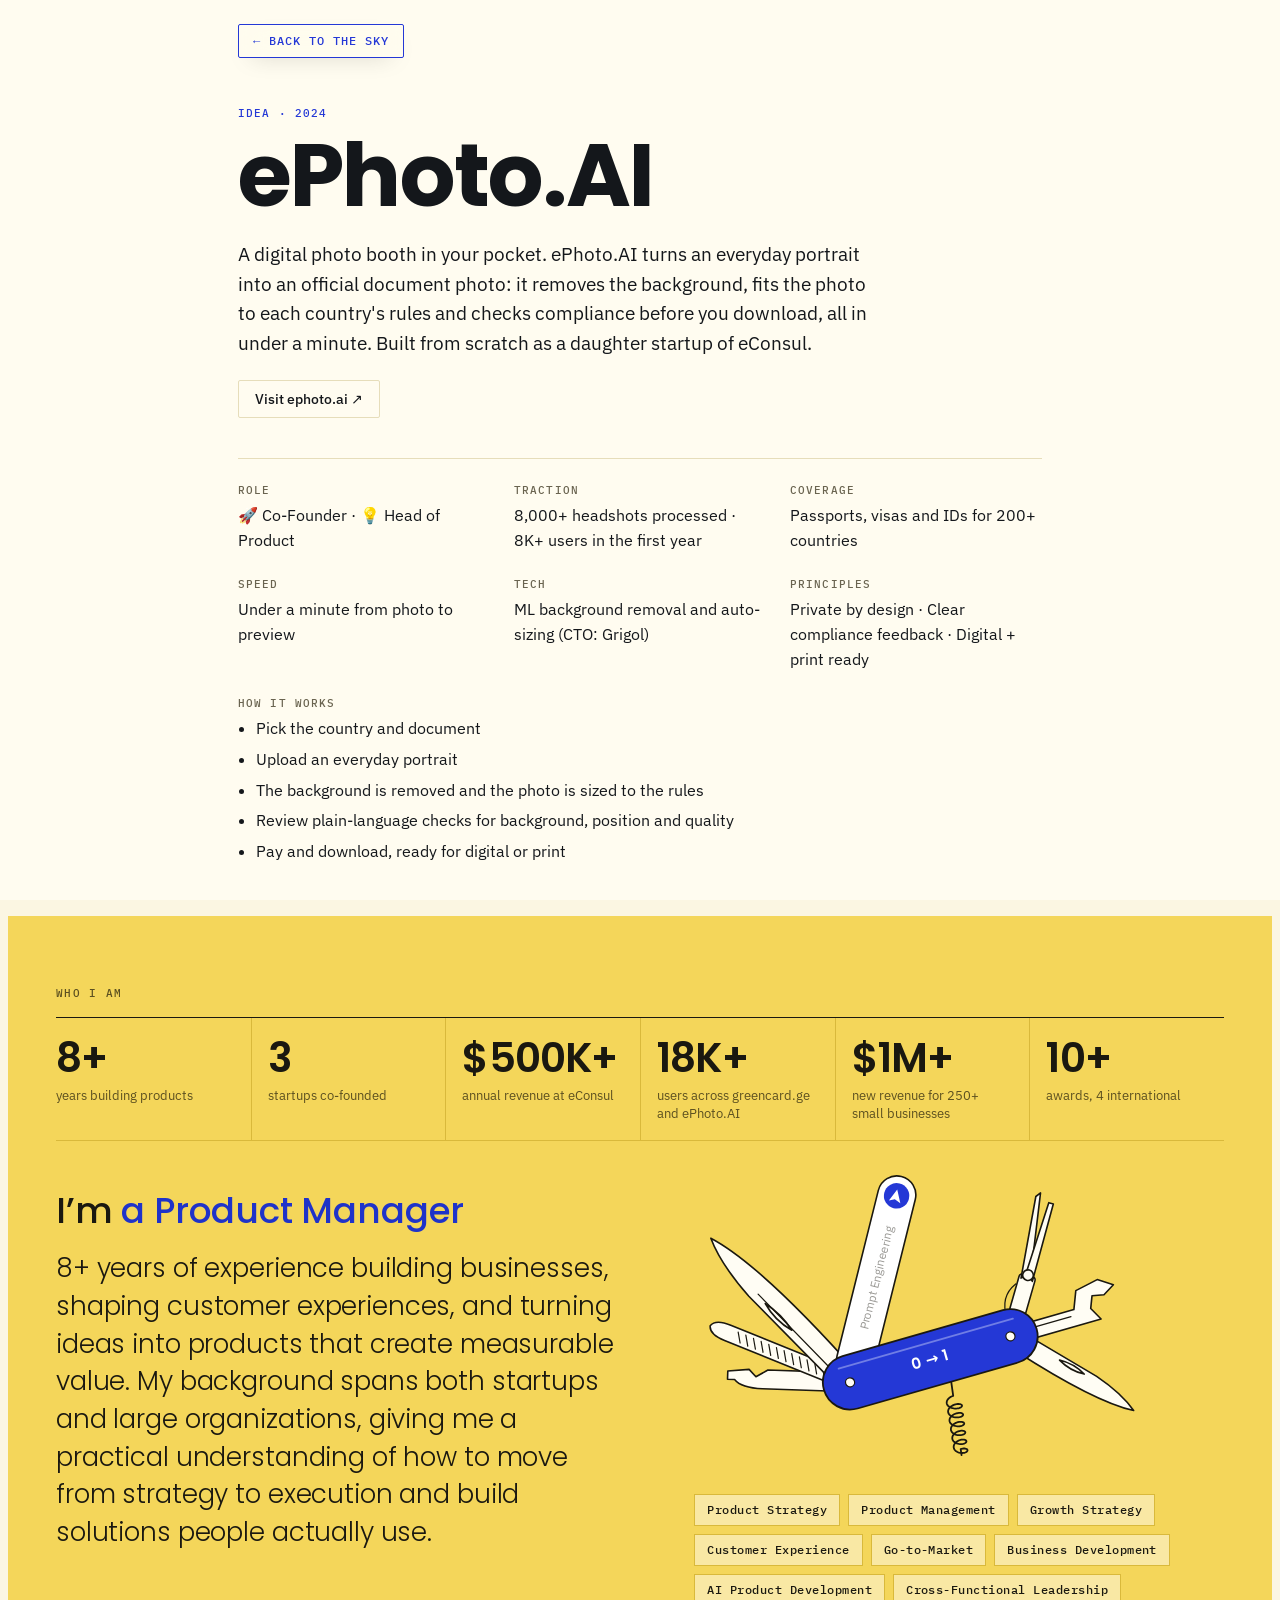
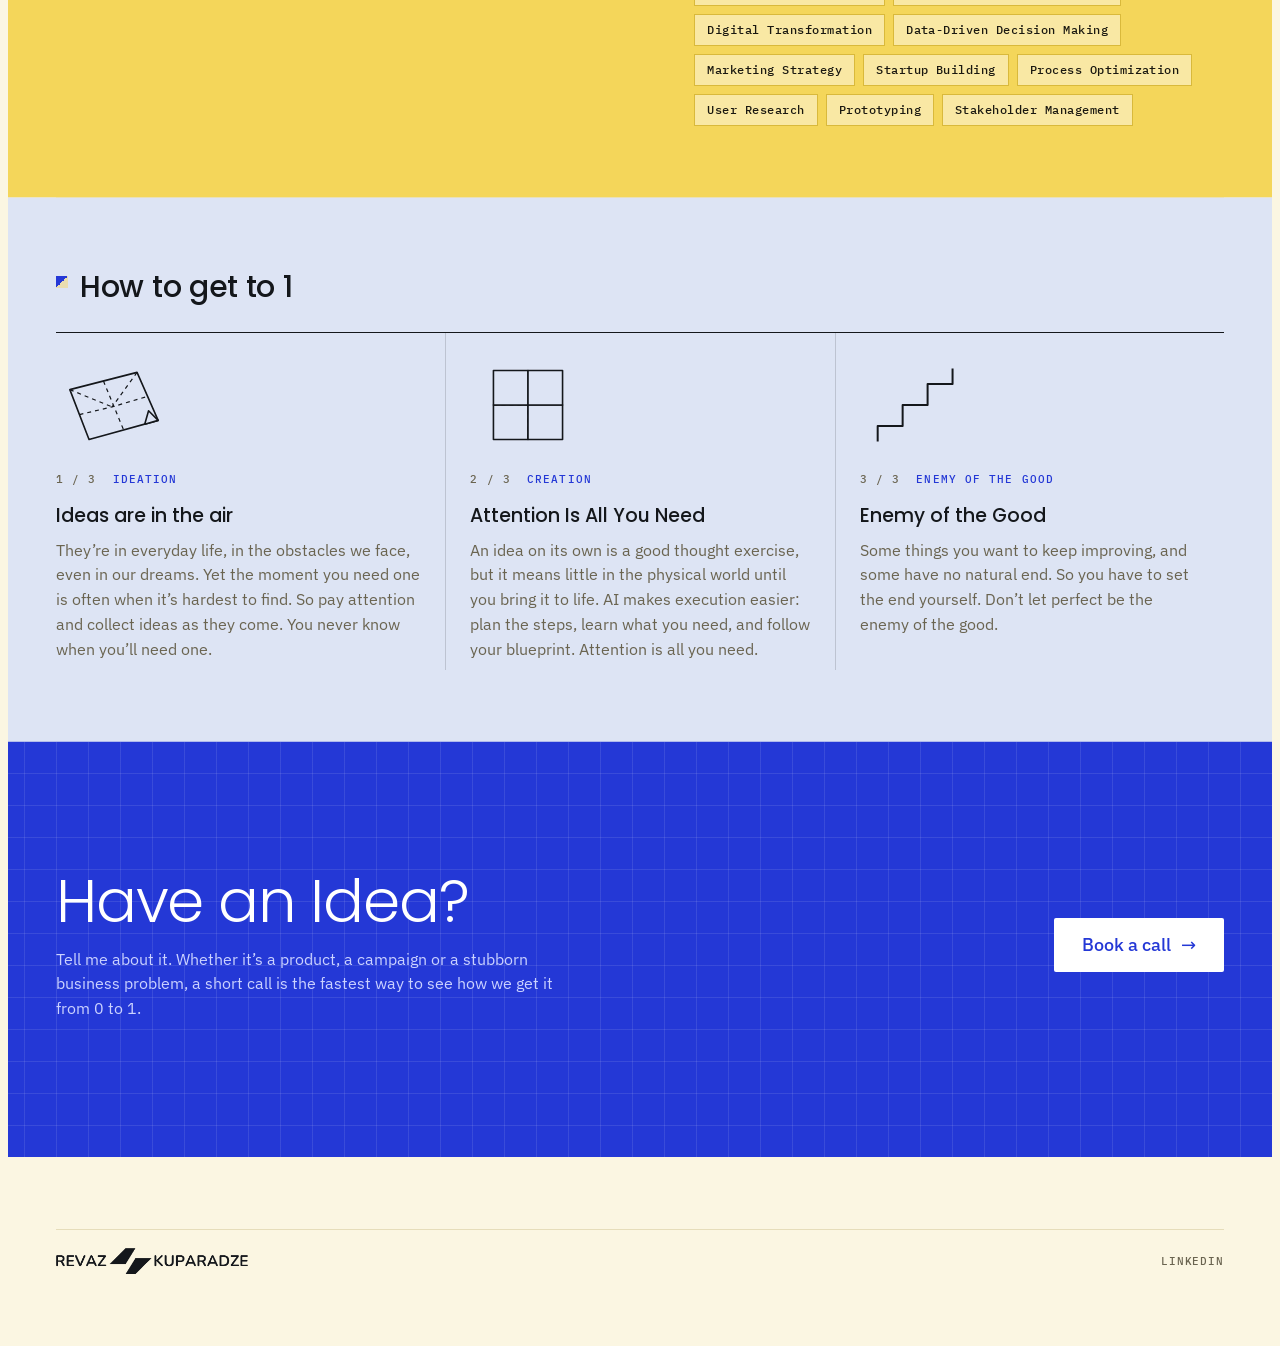
<file: ephoto/index.html>
<!DOCTYPE html><html lang="en"> <head><meta charset="utf-8"><meta name="viewport" content="width=device-width, initial-scale=1, viewport-fit=cover"><base href="/"><meta name="site-mode" content="paths"><title>ePhoto.AI · Revaz Kuparadze</title><meta name="description" content="A digital photo booth in your pocket. ePhoto.AI turns an everyday portrait into an official document photo: it removes the background, fits the photo to…"><link rel="canonical" href="https://revazkuparadze.com/ephoto/"><meta property="og:type" content="website"><meta property="og:site_name" content="Revaz Kuparadze"><meta property="og:title" content="ePhoto.AI · Revaz Kuparadze"><meta property="og:description" content="A digital photo booth in your pocket. ePhoto.AI turns an everyday portrait into an official document photo: it removes the background, fits the photo to…"><meta property="og:url" content="https://revazkuparadze.com/ephoto/"><meta property="og:image" content="https://revazkuparadze.com/ideas/ephoto-booth.jpg"><meta name="twitter:card" content="summary_large_image"><script type="application/ld+json">{"@context":"https://schema.org","@graph":[{"@type":"Person","name":"Revaz Kuparadze","alternateName":"Rez","url":"https://revazkuparadze.com/","image":"https://revazkuparadze.com/about/rez-portrait.jpg","jobTitle":"Founder and product lead","homeLocation":{"@type":"Place","name":"New York"},"sameAs":["https://www.linkedin.com/in/rkuparadze/"]},{"@type":"WebPage","name":"ePhoto.AI · Revaz Kuparadze","url":"https://revazkuparadze.com/ephoto/","description":"A digital photo booth in your pocket. ePhoto.AI turns an everyday portrait into an official document photo: it removes the background, fits the photo to…"},{"@type":"CreativeWork","name":"ePhoto.AI","description":"A digital photo booth in your pocket. ePhoto.AI turns an everyday portrait into an official document photo: it removes the background, fits the photo to each country's rules and checks compliance before you download, all in under a minute. Built from scratch as a daughter startup of eConsul.","url":"https://revazkuparadze.com/ephoto/","creator":{"@type":"Person","name":"Revaz Kuparadze"},"sameAs":"https://ephoto.ai/"}]}</script><link rel="icon" href="favicon.ico" sizes="48x48"><link rel="icon" href="favicon-32.png" type="image/png" sizes="32x32"><link rel="apple-touch-icon" href="apple-touch-icon.png"><link rel="preload" href="fonts/poppins-latin-300-normal.woff2" as="font" type="font/woff2" crossorigin><link rel="preload" href="fonts/ibm-plex-sans-latin-400-normal.woff2" as="font" type="font/woff2" crossorigin><link rel="preload" href="fonts/ibm-plex-sans-latin-500-normal.woff2" as="font" type="font/woff2" crossorigin><link rel="preload" href="fonts/poppins-latin-700-normal.woff2" as="font" type="font/woff2" crossorigin><style>/* Self-hosted fonts (SIL Open Font License) */
@font-face { font-family: "Poppins"; font-style: normal; font-weight: 300; font-display: swap; src: url("fonts/poppins-latin-300-normal.woff2") format("woff2"); }
@font-face { font-family: "Poppins"; font-style: normal; font-weight: 500; font-display: swap; src: url("fonts/poppins-latin-500-normal.woff2") format("woff2"); }
@font-face { font-family: "Poppins"; font-style: normal; font-weight: 600; font-display: swap; src: url("fonts/poppins-latin-600-normal.woff2") format("woff2"); }
@font-face { font-family: "Poppins"; font-style: normal; font-weight: 700; font-display: swap; src: url("fonts/poppins-latin-700-normal.woff2") format("woff2"); }
@font-face { font-family: "IBM Plex Sans"; font-style: normal; font-weight: 400; font-display: swap; src: url("fonts/ibm-plex-sans-latin-400-normal.woff2") format("woff2"); }
@font-face { font-family: "IBM Plex Sans"; font-style: normal; font-weight: 500; font-display: swap; src: url("fonts/ibm-plex-sans-latin-500-normal.woff2") format("woff2"); }
@font-face { font-family: "IBM Plex Mono"; font-style: normal; font-weight: 400; font-display: swap; src: url("fonts/ibm-plex-mono-latin-400-normal.woff2") format("woff2"); }
@font-face { font-family: "IBM Plex Mono"; font-style: normal; font-weight: 500; font-display: swap; src: url("fonts/ibm-plex-mono-latin-500-normal.woff2") format("woff2"); }

/* Layout: a single plane field under a thin instrument bar; headline anchored bottom-left; plain idea list below as the no-motion baseline. */
:root {
  --brand-mask: url([data-uri]);
  --paper: #FBF6E2;
  --ink: #14171B;
  --graphite: #6A6450;
  --rule: #E6DDBA;
  --plane: #FFFDF4;
  --plane-edge: #14171B;
  --accent: #2438D6;
  --panel: #FFFCF0;
  --fold-hi: #FFFDF4;
  --fold-mid: #F4ECCD;
  --fold-lo: #E9DDB0;
  --fold-edge: #A89E7C;
  --tone-mist: #DDE4F4;
  --tone-stone: #F4D65A; --tone-sun-ink: #1A1810; --tone-sun-muted: #5C5020; --tone-sun-rule: #D9B93B;
  --tone-deep: #15181D; --tone-deep-ink: #EEF0EF; --tone-deep-muted: #9BA4AE; --tone-deep-rule: #2C323A; --tone-deep-accent: #93A0FF;
  --tone-cobalt: #2438D6; --tone-cobalt-ink: #FFFFFF; --tone-cobalt-muted: #CBD2FF; --tone-cobalt-rule: #4A5DE3;
  --font-display: "Poppins", "Avenir Next", "Segoe UI", system-ui, sans-serif;
  --font-body: "IBM Plex Sans", system-ui, -apple-system, "Segoe UI", sans-serif;
  --font-mono: "IBM Plex Mono", ui-monospace, "SF Mono", Menlo, monospace;
}
@media (prefers-color-scheme: dark) {
  :root:not([data-theme="light"]) {
    --paper: #14130E; --ink: #F1EEE2; --graphite: #A39D86; --rule: #2E2B20;
    --plane: #1E1C15; --plane-edge: #F1EEE2; --accent: #7C8CFF; --panel: #1A1812; --fold-hi: #2B281D; --fold-mid: #221F16; --fold-lo: #18160F; --tone-mist: #151B26; --tone-stone: #E9C940; --tone-sun-ink: #1A1810; --tone-sun-muted: #5C5020; --tone-sun-rule: #C9A92C; --tone-deep: #1C2229; --tone-deep-ink: #EEF0EF; --tone-deep-muted: #9BA4AE; --tone-deep-rule: #313840; --tone-deep-accent: #93A0FF; --tone-cobalt: #2E41D9; --tone-cobalt-ink: #FFFFFF; --tone-cobalt-muted: #CBD2FF; --tone-cobalt-rule: #5566E6; --fold-edge: #4A4533;
    color-scheme: dark;
  }
}
:root[data-theme="dark"] {
  --paper: #14130E; --ink: #F1EEE2; --graphite: #A39D86; --rule: #2E2B20;
  --plane: #1E1C15; --plane-edge: #F1EEE2; --accent: #7C8CFF; --panel: #1A1812; --fold-hi: #2B281D; --fold-mid: #221F16; --fold-lo: #18160F; --tone-mist: #151B26; --tone-stone: #E9C940; --tone-sun-ink: #1A1810; --tone-sun-muted: #5C5020; --tone-sun-rule: #C9A92C; --tone-deep: #1C2229; --tone-deep-ink: #EEF0EF; --tone-deep-muted: #9BA4AE; --tone-deep-rule: #313840; --tone-deep-accent: #93A0FF; --tone-cobalt: #2E41D9; --tone-cobalt-ink: #FFFFFF; --tone-cobalt-muted: #CBD2FF; --tone-cobalt-rule: #5566E6; --fold-edge: #4A4533;
  color-scheme: dark;
}
* { box-sizing: border-box; }
body { background: var(--paper); color: var(--ink); font: 400 16px/1.55 var(--font-body); }
.wrap { padding-inline: clamp(16px, 4vw, 48px); padding-block: 0 64px; max-width: 1280px; margin: 0 auto; }

.bar { display: flex; flex-wrap: wrap; gap: 8px 24px; justify-content: space-between; align-items: center;
  padding-block: 18px; border-bottom: 1px solid var(--rule);
  font: 500 11px/1.3 var(--font-mono); letter-spacing: .08em; text-transform: uppercase; color: var(--graphite); }
/* Header follows the scroll, full-width paper behind it */
.bar { position: sticky; top: 0; z-index: 8; background: var(--paper); box-shadow: 0 0 0 100vmax var(--paper); clip-path: inset(0 -100vmax); }
.bar strong { color: var(--ink); font-weight: 500; }

.field { position: relative; height: clamp(460px, 68vh, 720px); margin-top: 8px; overflow: hidden;
  touch-action: pan-y; border-bottom: 1px solid var(--rule); }
.field::before { content: ""; position: absolute; inset: 0; pointer-events: none;
  --grid: color-mix(in srgb, var(--ink) 6%, transparent);
  background-image: linear-gradient(var(--grid) 1px, transparent 1px), linear-gradient(90deg, var(--grid) 1px, transparent 1px);
  background-size: 32px 32px; background-position: -1px -1px; }

.thesis { position: absolute; left: 0; top: 36px; max-width: min(760px, 100%); pointer-events: none; z-index: 1; }
.thesis h1 { font: 300 clamp(34px, 6.4vw, 84px)/1.02 var(--font-display); letter-spacing: -.02em; margin: 0; text-wrap: balance; }
.thesis h1 b { font-weight: 700; color: var(--accent); }
.thesis p { margin: 14px 0 0; color: var(--graphite); max-width: 56ch; }
.thesis p b { color: var(--accent); font-weight: 600; }
.actions { display: flex; flex-wrap: wrap; gap: 12px 20px; align-items: center; margin-top: 22px; pointer-events: auto; }
.btn { display: inline-flex; align-items: center; gap: 10px; padding: 13px 20px; background: var(--ink); color: var(--paper);
  font: 500 14px/1 var(--font-body); text-decoration: none; border-radius: 2px; }
.btn:hover { background: var(--accent); color: #fff; }

.plane { position: absolute; left: 0; top: 0; z-index: 2; display: block; width: 0; height: 0;
  color: var(--ink); text-decoration: none; touch-action: none; user-select: none; -webkit-user-select: none;
  will-change: transform; outline: none; }
.plane .body { position: absolute; left: calc(var(--s) / -2); top: calc(var(--s) / -2); width: var(--s); height: var(--s); cursor: grab; }
.plane svg { width: 100%; height: 100%; display: block; overflow: visible; }
/* Planes: faceted paper dart, ink outline on warm paper; accent blue while hovered or held */
.plane .pf { fill: var(--plane); stroke: var(--plane-edge); stroke-width: 1.3; stroke-linejoin: round; transition: fill .2s, stroke .2s; }
.plane .tag { position: absolute; left: calc(var(--s) / 2 + 4px); top: -8px; white-space: nowrap;
  font: 500 11px/1 var(--font-mono); letter-spacing: .06em; text-transform: uppercase; color: var(--graphite);
  pointer-events: none; transition: color .2s; }
.plane.tag-left .tag { left: auto; right: calc(var(--s) / 2 + 4px); }
/* When a label moves to the other side of its plane (near the screen edge), it fades in there instead of jumping */
.plane .tag { animation: tag-in-right .3s ease-out; }
.plane.tag-left .tag { animation-name: tag-in-left; }
@keyframes tag-in-right { from { opacity: 0; } }
@keyframes tag-in-left { from { opacity: 0; } }
@media (prefers-reduced-motion: reduce) { .plane .tag { animation: none; } }
.plane:hover .tag, .plane:focus-visible .tag, .plane.held .tag { color: var(--accent); }
.plane:hover .pf, .plane:focus-visible .pf, .plane.held .pf { fill: var(--accent); stroke: var(--paper); }
.plane:focus-visible .body { outline: 2px solid var(--accent); outline-offset: 6px; border-radius: 50%; }
.plane.held .body { cursor: grabbing; }

.list-head { display: flex; justify-content: space-between; align-items: baseline; gap: 16px; margin: 56px 0 8px; flex-wrap: wrap; }
.list-head h2 { font: 500 22px/1.2 var(--font-display); margin: 0; }
.list-head span { font: 400 12px/1.3 var(--font-mono); color: var(--graphite); }
.ideas { list-style: none; margin: 0; padding: 0; }
.ideas li { border-top: 1px solid var(--rule); }
.ideas li:last-child { border-bottom: 1px solid var(--rule); }
.ideas a { display: grid; grid-template-columns: minmax(120px, 220px) 1fr auto; gap: 8px 24px; align-items: baseline;
  padding: 18px 0; color: inherit; text-decoration: none; }
.ideas a:hover .name, .ideas a:focus-visible .name { color: var(--accent); }
.ideas a:focus-visible { outline: 2px solid var(--accent); outline-offset: 4px; }
.ideas .name { font: 500 17px/1.3 var(--font-display); }
.ideas .line { color: var(--graphite); min-width: 0; }
.ideas .year { font: 400 12px/1 var(--font-mono); color: var(--graphite); font-variant-numeric: tabular-nums; }
@media (max-width: 640px) {
  .ideas a { grid-template-columns: 1fr auto; }
  .ideas .line { grid-column: 1 / -1; }
}

.sheet { position: fixed; inset: 0; z-index: 10; background: var(--panel); overflow: auto;
  clip-path: circle(0px at var(--ox, 50%) var(--oy, 50%)); transition: clip-path .7s cubic-bezier(.7,0,.2,1); }
.sheet.open { clip-path: circle(150% at var(--ox, 50%) var(--oy, 50%)); }
.sheet-inner { padding-inline: clamp(16px, 4vw, 48px); padding-block: 24px 64px; max-width: 900px; margin: 0 auto;
  opacity: 0; transform: translateY(12px); transition: opacity .4s .35s, transform .4s .35s; }
.sheet.open .sheet-inner { opacity: 1; transform: none; }
.sheet .back { font: 500 12px/1 var(--font-mono); letter-spacing: .08em; text-transform: uppercase; color: var(--graphite);
  background: none; border: 1px solid var(--rule); padding: 10px 14px; cursor: pointer; border-radius: 2px; }
.sheet .back { position: sticky; top: 16px; z-index: 3; background: var(--panel); box-shadow: 0 6px 18px -10px rgba(0,0,0,.35); }
.sheet .back:hover, .sheet .back:focus-visible { color: var(--accent); border-color: var(--accent); outline: none; }
.sheet .eyebrow { margin-top: 48px; font: 500 11px/1.3 var(--font-mono); letter-spacing: .1em; text-transform: uppercase; color: var(--accent); }
.sheet h2 { font: 700 clamp(40px, 8vw, 88px)/1 var(--font-display); letter-spacing: -.02em; margin: 12px 0 20px; text-wrap: balance; }
.sheet .lede { font-size: 19px; max-width: 58ch; margin: 0; }
.sheet-extra:empty { display: none; }
.sheet .highlight { margin: 28px 0 0; padding-left: 18px; border-left: 3px solid var(--accent); max-width: 40ch;
  font: 500 clamp(20px, 2.4vw, 26px)/1.3 var(--font-display); letter-spacing: -.01em; color: var(--ink); text-wrap: balance; }
.notice { margin-top: 32px; padding: 20px 22px; max-width: 66ch; border: 1px solid var(--rule); border-top: 3px solid var(--ink); background: var(--paper); }
.notice p { margin: 0; }
.notice .notice-label { margin-bottom: 8px; font: 500 11px/1.3 var(--font-mono); letter-spacing: .1em; text-transform: uppercase; color: var(--graphite); }
.notice blockquote { margin: 14px 0 0; padding-left: 14px; border-left: 2px solid var(--rule); font-style: italic; }
.notice .notice-cite { margin-top: 10px; font: 400 12px/1.5 var(--font-mono); color: var(--graphite); }
.notice .notice-cite a { color: var(--accent); }
.sheet-media .logo-card img { background: #fff; padding: 28px 24px; aspect-ratio: auto; border: 1px solid var(--rule); }
.sheet-media .logo-card img { max-height: 220px; object-fit: contain; } /* square logos stay a sensible size */
.facts { display: grid; grid-template-columns: repeat(auto-fit, minmax(200px, 1fr)); gap: 24px; margin-top: 40px; padding-top: 24px; border-top: 1px solid var(--rule); }
.facts dt { font: 500 11px/1.3 var(--font-mono); letter-spacing: .1em; text-transform: uppercase; color: var(--graphite); }
.facts dd { margin: 6px 0 0; }
.sheet-title-row { display: flex; align-items: center; gap: 18px; margin: 12px 0 20px; }
.sheet-title-row h2 { margin: 0; }
.sheet-icon { width: clamp(48px, 7vw, 72px); height: auto; aspect-ratio: 1; border-radius: 22%; flex: none; }
.sheet-icon[hidden], .sheet-link[hidden] { display: none; }
.sheet-link { display: inline-flex; align-items: center; gap: 8px; margin-top: 22px; padding: 11px 16px; border: 1px solid var(--rule); border-radius: 2px;
  color: var(--ink); text-decoration: none; font: 500 14px/1 var(--font-body); }
.sheet-link:hover, .sheet-link:focus-visible { border-color: var(--accent); color: var(--accent); outline: none; }
.facts dd ul { margin: 0; padding-left: 18px; }
.facts dd li + li { margin-top: 6px; }
.facts .span-all { grid-column: 1 / -1; }
.sheet-media { display: grid; grid-template-columns: 1.6fr 1fr; gap: 16px; margin-top: 40px; align-items: start; }
.sheet-media:empty { display: none; }
.sheet-media figure { margin: 0; }
.sheet-media figure:only-child { grid-column: 1 / -1; }
.sheet-media img { width: 100%; height: auto; display: block; border-radius: 2px; background: var(--rule); }
.sheet-media figcaption { margin-top: 8px; font: 400 12px/1.4 var(--font-mono); color: var(--graphite); }
@media (max-width: 640px) { .sheet-media { grid-template-columns: 1fr; } }


.band { padding-block: 72px 0; }
.band-head { display: flex; flex-wrap: wrap; justify-content: space-between; align-items: baseline; gap: 8px 32px; margin-bottom: 28px; }
.band-head h2 { font: 500 clamp(22px, 3vw, 30px)/1.15 var(--font-display); margin: 0; letter-spacing: -.01em; }
.band-head p { margin: 0; color: var(--graphite); max-width: 52ch; }
.path { list-style: none; margin: 0; padding: 0; display: grid; grid-template-columns: repeat(auto-fit, minmax(240px, 1fr)); gap: 0; border-top: 1px solid var(--ink); counter-reset: stage; }
.path li { padding: 24px 24px 8px 0; min-width: 0; counter-increment: stage; }
.path li + li { padding-left: 24px; border-left: 1px solid var(--rule); }
.path .step { font: 500 11px/1 var(--font-mono); letter-spacing: .1em; text-transform: uppercase; color: var(--accent); }
.path .step::before { content: counter(stage) " / 3  "; color: var(--graphite); white-space: pre; }
.path h3 { font: 500 19px/1.25 var(--font-display); margin: 14px 0 10px; }
.path p { margin: 0; color: var(--graphite); }
@media (max-width: 640px) { .path li + li { padding-left: 0; border-left: 0; border-top: 1px solid var(--rule); } }
.awards { list-style: none; margin: 0; padding: 0; }
.awards .award-row { grid-template-columns: 110px 1fr auto 20px; }
.awards li { border-top: 1px solid var(--rule); }
.awards li:last-child { border-bottom: 1px solid var(--rule); }
.award-row { width: 100%; display: grid; grid-template-columns: 80px 1fr auto 20px; gap: 16px; align-items: baseline; padding: 14px 0;
  background: none; border: 0; color: inherit; font: inherit; text-align: left; cursor: pointer; }
.award-row:hover .what, .award-row[aria-expanded="true"] .what { color: var(--accent); }
.award-row:focus-visible { outline: 2px solid var(--accent); outline-offset: 2px; }
.awards .what { min-width: 0; }
.awards .when { font: 400 13px/1 var(--font-mono); color: var(--graphite); font-variant-numeric: tabular-nums; }
.chev { width: 10px; height: 10px; border-right: 1.5px solid var(--graphite); border-bottom: 1.5px solid var(--graphite); transform: rotate(45deg) translateY(-3px); transition: transform .3s; justify-self: end; }
.award-row[aria-expanded="true"] .chev { transform: rotate(225deg); }
.award-panel { display: grid; grid-template-rows: 0fr; transition: grid-template-rows .45s cubic-bezier(.7,0,.2,1); }
.award-panel.open { grid-template-rows: 1fr; }
.panel-clip { overflow: hidden; min-height: 0; }
.panel-inner { display: flex; flex-wrap: wrap; align-items: end; gap: 16px 24px; padding: 4px 0 20px 96px; transform-origin: top; transform: perspective(600px) rotateX(-70deg); opacity: 0; transition: transform .5s cubic-bezier(.2,.8,.2,1), opacity .3s; }
.award-panel.open .panel-inner { transform: none; opacity: 1; }
.frame { position: relative; width: min(360px, 100%); aspect-ratio: 4 / 3; display: flex; flex-direction: column; justify-content: end; gap: 4px; padding: 14px;
  background: linear-gradient(135deg, var(--fold-hi) 0 50%, var(--fold-lo) 50% 100%); border: 1px solid var(--rule); max-width: 100%; }
.frame::after { content: ""; position: absolute; top: -1px; right: -1px; width: 28px; height: 28px; background: linear-gradient(225deg, var(--paper) 0 50%, var(--fold-lo) 50%); }
.frame span { font: 500 13px/1.3 var(--font-display); }
.frame small { font: 400 11px/1.3 var(--font-mono); color: var(--graphite); }
.frame.photo { padding: 0; aspect-ratio: auto; background: none; overflow: hidden; }
.frame.photo img { display: block; width: 100%; height: auto; }
.prose-photo { margin: 20px 0 8px; max-width: 320px; }
.prose-photo img { display: block; width: 100%; height: auto; border: 1px solid var(--rule); }
.prose-photo figcaption { margin-top: 8px; font: 400 12px/1.4 var(--font-mono); color: var(--graphite); }
.frame.video { padding: 0; overflow: hidden; display: block; text-decoration: none; color: inherit; }
.frame.video img { position: absolute; inset: 0; width: 100%; height: 100%; object-fit: cover; z-index: 1; }
.frame.video .v-fallback { position: absolute; left: 14px; bottom: 14px; font: 500 13px/1.3 var(--font-display); }
.frame.video .play { position: absolute; left: 50%; top: 50%; z-index: 2; width: 56px; height: 56px; margin: -28px 0 0 -28px; border-radius: 50%; background: rgba(20,23,27,.72); transition: transform .2s, background-color .2s; }
.frame.video .play::after { content: ""; position: absolute; left: 22px; top: 17px; border-left: 16px solid #fff; border-top: 11px solid transparent; border-bottom: 11px solid transparent; }
.frame.video:hover .play, .frame.video:focus-visible .play { transform: scale(1.1); background: var(--accent); }
.frame.video:focus-visible { outline: 2px solid var(--accent); outline-offset: 3px; }
.frame.video::after { z-index: 3; }
.panel-link { background: none; border: 0; padding: 0; font: 500 13px/1 var(--font-mono); color: var(--accent); cursor: pointer; }
.panel-link:hover { text-decoration: underline; }
@media (max-width: 640px) { .panel-inner { padding-left: 0; } .award-row { grid-template-columns: 64px 1fr auto 16px; gap: 10px; } }

.f-hi { fill: var(--fold-hi); stroke: var(--fold-edge); stroke-width: 1; stroke-linejoin: round; }
.f-lo { fill: var(--fold-lo); stroke: var(--fold-edge); stroke-width: 1; stroke-linejoin: round; }
.work { position: relative; }
.work::after { content: ""; position: absolute; top: -1px; right: -1px; width: 22px; height: 22px;
  background: linear-gradient(225deg, var(--paper) 0 50%, var(--fold-lo) 50%); border-left: 1px solid var(--rule); border-bottom: 1px solid var(--rule); transition: width .25s, height .25s; }
.work:hover::after, .work:focus-visible::after { width: 34px; height: 34px; }
.band-head h2::before { content: ""; display: inline-block; width: 12px; height: 12px; margin-right: 12px; vertical-align: calc(.7em - 12px);
  background: linear-gradient(135deg, var(--accent) 0 50%, var(--fold-lo) 50%); }
.closing { position: relative; }
.medal { font: 500 11px/1 var(--font-mono); letter-spacing: .1em; text-transform: uppercase; color: var(--graphite); }
.medal.gold { color: var(--accent); }
.craft { display: grid; grid-template-columns: repeat(auto-fit, minmax(240px, 1fr)); gap: 16px; align-items: start; }
.work { display: flex; flex-direction: column; gap: 10px; padding: 20px; border: 1px solid var(--rule); color: inherit; text-decoration: none; min-width: 0; transition: border-color .2s; }
.work:hover, .work:focus-visible { border-color: var(--accent); outline: none; }
.work .client { font: 500 16px/1.25 var(--font-display); }
.work .brief { color: var(--graphite); flex: 1; }
.work .role { font: 400 11px/1.3 var(--font-mono); letter-spacing: .06em; text-transform: uppercase; color: var(--graphite); }
.closing { padding-block: 96px 24px; }
.closing h2 { font: 300 clamp(32px, 5vw, 60px)/1.05 var(--font-display); margin: 0; letter-spacing: -.02em; text-wrap: balance; }
.closing p { color: var(--graphite); max-width: 50ch; margin: 14px 0 0; }
.foot { display: flex; flex-wrap: wrap; justify-content: space-between; gap: 8px; margin-top: 72px; padding-top: 18px; border-top: 1px solid var(--rule);
  font: 500 11px/1.3 var(--font-mono); letter-spacing: .08em; text-transform: uppercase; color: var(--graphite); }

.brand { display: inline-block; height: 18px; aspect-ratio: 732 / 99; max-width: 100%; background: var(--ink);
  -webkit-mask: var(--brand-mask) center / contain no-repeat; mask: var(--brand-mask) center / contain no-repeat; }
.foot { align-items: center; }
.foot .brand { height: 26px; width: 192px; flex: none; }
@media (max-width: 560px) { .foot { flex-direction: column; align-items: center; text-align: center; gap: 14px; } }
.home-link { display: inline-flex; align-items: center; flex: none; }
.home-link .brand { height: 24px; width: 178px; flex: none; }
.critter { width: 96px; height: 80px; display: block; margin-bottom: 12px; overflow: visible; }
.f-mid { fill: var(--fold-mid); stroke: var(--fold-edge); stroke-width: 1; stroke-linejoin: round; }
.critter .f-hi, .critter .f-mid, .critter .f-lo { transition: transform .4s; }
.path li:hover .critter { transform: translateY(-4px) rotate(-3deg); }
.critter { transition: transform .4s cubic-bezier(.2,.8,.2,1); }
.turtle { width: 110px; height: 92px; margin: 0; }

/* Line-art figures: ink outlines on paper, one stroke weight, no shading */
.critter .f-hi, .critter .f-mid, .critter .f-lo, .critter .f-accent {
  fill: var(--paper); stroke: var(--ink); stroke-width: 1.6; stroke-linejoin: round; stroke-linecap: round; vector-effect: non-scaling-stroke; }
.path li:hover .critter .f-hi, .path li:hover .critter .f-mid, .path li:hover .critter .f-lo, .path li:hover .critter .f-accent { stroke: var(--accent); }

.bar .home-link { display: inline-flex; }
.nav { display: flex; gap: 20px; align-items: center; flex-wrap: wrap; }
.nav a { color: var(--graphite); text-decoration: none; font: 500 11px/1 var(--font-mono); letter-spacing: .08em; text-transform: uppercase; }
.nav a:hover, .nav a:focus-visible, .nav a[aria-current="page"] { color: var(--ink); }
/* Touch: at least 44px tall hit areas, without moving the layout */
.nav a, .foot a { display: inline-block; padding: 17px 5px; margin: -17px -5px; }
.home-link { padding-block: 13px; margin-block: -13px; }
.nav .nav-cta { color: var(--accent); }
/* Phones: logo and menu on one line */
@media (max-width: 560px) {
  .bar { flex-wrap: nowrap; gap: 12px; }
  .home-link .brand { height: 18px; width: 133px; }
  .nav { flex-wrap: nowrap; gap: 14px; }
  .nav a { font-size: 10px; letter-spacing: .05em; white-space: nowrap; }
}
@media (max-width: 370px) {
  .home-link .brand { height: 15px; width: 111px; }
  .nav { gap: 10px; }
  .nav a { letter-spacing: .02em; }
}
.page-head { padding-block: 56px 8px; }
.page-head h1 { font: 300 clamp(40px, 7vw, 88px)/1 var(--font-display); letter-spacing: -.02em; margin: 0; }
.page-head p { color: var(--graphite); max-width: 60ch; margin: 18px 0 0; font-size: 18px; }
.work .watch { font: 500 12px/1 var(--font-mono); color: var(--accent); }
.chip { align-self: start; font: 500 10px/1 var(--font-mono); letter-spacing: .1em; text-transform: uppercase; color: var(--accent); border: 1px solid currentColor; padding: 5px 7px; }
.photos { display: flex; gap: 16px; overflow-x: auto; scroll-snap-type: x mandatory; padding-bottom: 14px; scrollbar-width: thin; scrollbar-color: var(--fold-edge) transparent; }
.photos:focus-visible { outline: 2px solid var(--accent); outline-offset: 4px; }
.photo { margin: 0; flex: 0 0 clamp(220px, 28vw, 320px); scroll-snap-align: start; }
.photo .frame { width: 100%; aspect-ratio: 1; }
.photo figcaption { margin-top: 8px; font: 400 12px/1.3 var(--font-mono); color: var(--graphite); }
.credential { margin-top: 40px; font: 400 13px/1.5 var(--font-mono); color: var(--graphite); }
.prose { max-width: 64ch; padding-top: 24px; }
.prose h2 { font: 500 22px/1.25 var(--font-display); margin: 40px 0 10px; }
.prose p { margin: 0; font-size: 17px; }
.foot a { color: var(--graphite); text-decoration: none; }
.foot a:hover, .foot a:focus-visible { color: var(--accent); }

/* Intro: the logo mark appears, then REVAZ unfolds to the left and KUPARADZE to the right; then the page shows.
   The three parts are slices of the one logo image (x ranges 0–197, 197–369, 369–732 of 732 px). CSS only, removes itself. */
.loader { position: fixed; inset: 0; z-index: 50; display: grid; place-items: center; background: var(--paper);
  animation: loader-out .45s ease 1.75s forwards; pointer-events: none; }
.ld-logo { --L: min(80vw, 480px); display: flex; height: calc(var(--L) * 99 / 732); }
.ld-part { display: block; height: 100%; background: var(--ink); -webkit-mask: var(--brand-mask) no-repeat; mask: var(--brand-mask) no-repeat;
  -webkit-mask-size: var(--L) 100%; mask-size: var(--L) 100%; }
.ld-first { width: calc(var(--L) * 197 / 732); -webkit-mask-position: 0 0; mask-position: 0 0;
  clip-path: inset(0 0 0 100%); animation: ld-reveal-left .6s cubic-bezier(.2,.8,.2,1) .7s forwards; }
.ld-mark { width: calc(var(--L) * 172 / 732); -webkit-mask-position: calc(var(--L) * -197 / 732) 0; mask-position: calc(var(--L) * -197 / 732) 0;
  /* starts centred on screen (the mark's centre sits 82 px right of the logo's centre), then settles into place */
  opacity: 0; transform: translateX(calc(var(--L) * 82 / 732)) scale(.6);
  animation: ld-mark-in .45s cubic-bezier(.2,.8,.2,1) .1s forwards, ld-mark-settle .6s cubic-bezier(.2,.8,.2,1) .7s forwards; }
.ld-last { width: calc(var(--L) * 363 / 732); -webkit-mask-position: calc(var(--L) * -369 / 732) 0; mask-position: calc(var(--L) * -369 / 732) 0;
  clip-path: inset(0 100% 0 0); animation: ld-reveal-right .6s cubic-bezier(.2,.8,.2,1) .7s forwards; }
@keyframes ld-mark-in { to { opacity: 1; transform: translateX(calc(var(--L) * 82 / 732)) scale(1); } }
@keyframes ld-mark-settle { from { opacity: 1; transform: translateX(calc(var(--L) * 82 / 732)); } to { opacity: 1; transform: none; } }
@keyframes ld-reveal-left { to { clip-path: inset(0); } }
@keyframes ld-reveal-right { to { clip-path: inset(0); } }
@keyframes loader-out { to { opacity: 0; visibility: hidden; } }
.tag-inst { font: 500 10px/1 var(--font-mono); letter-spacing: .12em; text-transform: uppercase; color: var(--graphite); border: 1px solid var(--rule); padding: 5px 8px; white-space: nowrap; }
.lineage { list-style: none; margin: 0; padding: 0; display: grid; grid-template-columns: repeat(6, minmax(0, 1fr)); position: relative; }
.lineage::before { content: ""; position: absolute; left: 0; right: 0; top: 34px; border-top: 1px solid var(--ink); }
.node { position: relative; display: flex; flex-direction: column; gap: 6px; padding-right: 16px; min-width: 0; }
.node .yr { font: 500 11px/1 var(--font-mono); letter-spacing: .08em; color: var(--graphite); font-variant-numeric: tabular-nums; height: 22px; }
.node .dot { width: 11px; height: 11px; background: var(--paper); border: 1.5px solid var(--ink); transform: rotate(45deg); margin: 0 0 12px 1px; }
.node.now .dot { background: var(--accent); border-color: var(--accent); }
/* "Now" pulses like a live location pin */
.node.now .dot { animation: now-blink 1.6s ease-in-out infinite; }
@media (min-width: 761px) { .node.now .dot { position: relative; } }
.node.now .dot::after { content: ""; position: absolute; inset: -5px; border: 1.5px solid var(--accent); animation: now-ring 1.6s ease-out infinite; }
@keyframes now-blink { 0%, 100% { opacity: 1; } 50% { opacity: .35; } }
@keyframes now-ring { from { transform: scale(.6); opacity: .9; } to { transform: scale(1.9); opacity: 0; } }
@media (prefers-reduced-motion: reduce) { .node.now .dot, .node.now .dot::after { animation: none; } }
.node .n-name { font: 500 17px/1.2 var(--font-display); }
.node .n-desc { color: var(--graphite); font-size: 14px; }
.node-btn { display: flex; flex-direction: column; gap: 6px; width: 100%; padding: 0; margin: 0; background: none; border: 0; text-align: left; color: inherit; font: inherit; cursor: pointer; }
.node-btn:hover .n-name, .node-btn:focus-visible .n-name, .node-btn[aria-expanded="true"] .n-name { color: var(--accent); }
.node-btn:focus-visible { outline: 2px solid var(--accent); outline-offset: 6px; }
.node-btn[aria-expanded="true"] .dot { background: var(--accent); border-color: var(--accent); }
/* Hover: the path point lights up and grows, so it reads as clickable */
.node .dot { transition: transform .2s cubic-bezier(.2,.8,.2,1), background-color .2s, border-color .2s, box-shadow .2s; }
.node-btn:hover .dot, .node-btn:focus-visible .dot { background: var(--accent); border-color: var(--accent); transform: rotate(45deg) scale(1.45); box-shadow: 0 0 0 4px color-mix(in srgb, var(--accent) 22%, transparent); }
.node-btn:hover .n-more { text-decoration: underline; text-underline-offset: 3px; }
.node-btn:hover .n-desc { color: var(--ink); }
.n-more { font: 500 10px/1 var(--font-mono); letter-spacing: .1em; text-transform: uppercase; color: var(--accent); margin-top: 4px; }
.node-btn[aria-expanded="true"] .n-more { visibility: hidden; }
.branches .b-link { display: flex; flex-direction: column; gap: 2px; text-align: left; font: inherit; color: inherit; }
.branches .b-link:hover .b-name { color: var(--accent); text-decoration: underline; }
.stop-panel { display: grid; grid-template-rows: 0fr; transition: grid-template-rows .45s cubic-bezier(.7,0,.2,1); }
.stop-panel.open { grid-template-rows: 1fr; }
.stop-inner { display: grid; grid-template-columns: minmax(0, 1.3fr) minmax(0, 1fr); gap: 24px 40px; margin-top: 28px; padding: 26px 28px; background: var(--plane); color: var(--plane-edge); border-top: 3px solid var(--accent);
  transform-origin: top; transform: perspective(700px) rotateX(-60deg); opacity: 0; transition: transform .5s cubic-bezier(.2,.8,.2,1), opacity .3s; }
.stop-panel.open .stop-inner { transform: none; opacity: 1; }
.stop-inner:not(:has(figure)) { grid-template-columns: 1fr; }
.stop-inner h3 { margin: 0 0 4px; font: 500 24px/1.2 var(--font-display); }
.stop-inner .s-role { margin: 0 0 14px; font: 400 12px/1.4 var(--font-mono); color: color-mix(in srgb, var(--plane-edge) 60%, var(--plane)); }
.stop-inner p { margin: 0 0 12px; max-width: 60ch; }
.stop-inner ul { margin: 0 0 14px; padding-left: 18px; }
.stop-inner li + li { margin-top: 5px; }
.s-awards-h { margin: 16px 0 8px; font: 500 10px/1 var(--font-mono); letter-spacing: .12em; text-transform: uppercase; color: color-mix(in srgb, var(--plane-edge) 60%, var(--plane)); }
.s-awards { list-style: none; padding: 0 !important; }
.s-awards li { display: grid; grid-template-columns: 96px 1fr auto; gap: 12px; align-items: baseline; padding: 8px 0; border-top: 1px solid color-mix(in srgb, var(--plane-edge) 12%, var(--plane)); margin: 0 !important; }
.s-awards .medal { color: var(--accent); }
.s-awards .when { font: 400 12px/1 var(--font-mono); color: color-mix(in srgb, var(--plane-edge) 60%, var(--plane)); }
.s-links { display: flex; flex-wrap: wrap; gap: 10px 18px; margin-top: 10px; }
.stop-inner figure { margin: 0; }
.stop-inner figure img { display: block; width: 100%; height: auto; max-height: 420px; object-fit: cover; }
/* A stop photo that opens something: the whole picture is the button */
.panel-photo { display: block; width: 100%; padding: 0; border: 0; background: none; cursor: pointer; text-decoration: none; }
.panel-photo img { transition: transform .3s, box-shadow .3s; }
.panel-photo:hover img, .panel-photo:focus-visible img { transform: translateY(-2px); box-shadow: 0 10px 24px -14px rgba(0,0,0,.45); }
.panel-photo:hover { text-decoration: none; }
.panel-photo:focus-visible { outline: 2px solid var(--accent); outline-offset: 3px; }
.stop-inner figcaption { margin-top: 8px; font: 400 12px/1.4 var(--font-mono); color: color-mix(in srgb, var(--plane-edge) 60%, var(--plane)); }
@media (max-width: 760px) { .stop-inner { grid-template-columns: 1fr; padding: 20px 18px; margin-top: 14px; } .s-awards li { grid-template-columns: 1fr auto; } .s-awards .medal { grid-column: 1 / -1; } }
@media (prefers-reduced-motion: reduce) { .stop-panel, .stop-inner { transition: none; } }
.branches { list-style: none; margin: 12px 0 0; padding: 0 0 0 14px; border-left: 1px dashed var(--fold-edge); display: flex; flex-direction: column; gap: 10px; }
.branch { display: flex; flex-direction: column; gap: 2px; }
.b-name { font: 500 14px/1.2 var(--font-display); }
.b-desc { font: 400 11px/1.3 var(--font-mono); color: var(--graphite); }
@media (max-width: 760px) {
  .lineage { grid-template-columns: 1fr; gap: 22px; padding-left: 26px; }
  .lineage::before { left: 5px; right: auto; top: 0; bottom: 0; border-top: 0; border-left: 1px solid var(--ink); }
  .node .yr { height: auto; }
  .node .dot { position: absolute; left: -26px; top: 0; margin: 0; }
}

/* Section tones: each band re-scopes the palette tokens, so every child restyles itself */
.tone { background: var(--paper); color: var(--ink); box-shadow: 0 0 0 100vmax var(--paper); clip-path: inset(0 -100vmax); }
.band.tone { margin-top: 0; padding-block: 72px; }
.band.tone + .band:not(.tone) { padding-top: 80px; }
.tone-mist { --paper: var(--tone-mist); --rule: color-mix(in srgb, var(--ink) 16%, var(--tone-mist)); --fold-hi: var(--tone-mist); }
.tone-stone { --paper: var(--tone-stone); --ink: var(--tone-sun-ink); --graphite: var(--tone-sun-muted); --rule: var(--tone-sun-rule); --accent: #1F33C9; --fold-edge: var(--tone-sun-muted); color-scheme: light; }
.tone-cobalt { --paper: var(--tone-cobalt); --ink: var(--tone-cobalt-ink); --graphite: var(--tone-cobalt-muted); --rule: var(--tone-cobalt-rule); --accent: var(--tone-cobalt-ink); --fold-edge: var(--tone-cobalt-muted); }
.tone-cobalt .btn { background: var(--tone-cobalt-ink); color: var(--tone-cobalt); }
.tone-cobalt .btn:hover, .tone-cobalt .btn:focus-visible { background: transparent; color: var(--tone-cobalt-ink); box-shadow: inset 0 0 0 1.5px var(--tone-cobalt-ink); }
.tone-cobalt .band-head h2::before, .tone-cobalt h2::before { background: var(--tone-cobalt-ink); }
.closing.tone { padding-block: 96px; }
/* About: breathing room between sections */
#view-about .page-head { padding-bottom: 48px; }
.about-closing { display: grid; grid-template-columns: minmax(0, 1fr) minmax(0, 520px); gap: 32px 48px; align-items: center; }
.about-portrait { margin: 0; }
.about-portrait img { display: block; width: 100%; max-width: 440px; height: auto; margin-left: auto; }
.closing.about-closing { padding-bottom: 0; }
.about-closing .about-portrait { align-self: end; }
.about-closing > div { padding-bottom: 96px; }
@media (max-width: 760px) { .about-closing > div { padding-bottom: 8px; } .about-portrait img { margin: 0 auto; max-width: 320px; } }
@media (max-width: 760px) { .about-closing { grid-template-columns: 1fr; } }
#view-about .prose { padding-top: 72px; padding-bottom: 104px; }
.closing.gridded { padding-block: 128px 136px; }
html, body { overflow-x: clip; }
/* Same light line grid as the hero, carried across the full-bleed cobalt band */
.closing.gridded::before { content: ""; position: absolute; top: 0; bottom: 0; left: -100vmax; right: -100vmax; pointer-events: none;
  --grid: color-mix(in srgb, var(--ink) 10%, transparent);
  background-image: linear-gradient(var(--grid) 1px, transparent 1px), linear-gradient(90deg, var(--grid) 1px, transparent 1px);
  background-size: 32px 32px; background-position: 0 -1px; }
.closing-grid { position: relative; z-index: 1; }

/* Folded craft cards: a paper strip that unfolds on click */
.work.fold { padding: 0; gap: 0; }
.fold-head { width: 100%; display: grid; grid-template-columns: 1fr auto; grid-template-areas: "chip icon" "client icon" "role icon"; gap: 8px 12px; align-items: center;
  padding: 18px 20px; background: none; border: 0; color: inherit; font: inherit; text-align: left; cursor: pointer; position: relative; }
.fold-head .chip { grid-area: chip; justify-self: start; }
.fold-head .client { grid-area: client; }
.fold-head .role { grid-area: role; }
.fold-icon { grid-area: icon; width: 18px; height: 18px; position: relative; }
.fold-icon::before, .fold-icon::after { content: ""; position: absolute; left: 3px; right: 3px; top: 8px; border-top: 1.5px solid var(--ink); transition: transform .3s; }
.fold-icon::after { transform: rotate(90deg); }
.fold.open .fold-icon::after { transform: rotate(0deg); }
.fold:not(.open) .fold-head::after { content: ""; position: absolute; left: 20px; right: 20px; bottom: 0; border-top: 1px dashed var(--fold-edge); opacity: .7; }
.fold-head:focus-visible { outline: 2px solid var(--accent); outline-offset: -4px; }
.fold-body { display: grid; grid-template-rows: 0fr; transition: grid-template-rows .5s cubic-bezier(.7,0,.2,1); }
.fold.open .fold-body { grid-template-rows: 1fr; }
.fold-inner { display: flex; flex-direction: column; gap: 14px; padding: 0 20px 20px; transform-origin: top; transform: perspective(700px) rotateX(-85deg); opacity: 0;
  transition: transform .55s cubic-bezier(.2,.8,.2,1), opacity .3s; }
.fold.open .fold-inner { transform: none; opacity: 1; }
.fold-inner .brief { color: var(--graphite); padding-top: 14px; }
.fold-inner .frame { width: 100%; aspect-ratio: 16 / 9; }
.fold:hover, .fold.open { border-color: var(--accent); }
/* Company logo strip: grayscale at rest, full color on hover; each links to the company */
.logos { padding-block: 40px 48px; }
.logos-title { margin: 0 0 18px; font: 500 11px/1 var(--font-mono); letter-spacing: .12em; text-transform: uppercase; color: var(--graphite); }
.logo-row { list-style: none; margin: 0; padding: 0; display: grid; grid-template-columns: repeat(6, minmax(0, 1fr)); border-top: 1px solid var(--rule); border-bottom: 1px solid var(--rule); }
.logo-slot { min-width: 0; }
.logo-slot + .logo-slot { border-left: 1px solid var(--rule); }
.logo-slot a { height: 100%; display: flex; flex-direction: column; align-items: center; justify-content: center; gap: 10px; min-height: 108px; padding: 18px 12px;
  text-align: center; color: inherit; text-decoration: none; transition: background-color .25s; }
.logo-slot a:hover, .logo-slot a:focus-visible { background: color-mix(in srgb, var(--ink) 4%, transparent); outline: none; }
.logo-slot a:focus-visible { box-shadow: inset 0 0 0 2px var(--accent); }
.logo-slot img { height: 34px; width: auto; max-width: 100%; object-fit: contain; filter: brightness(0); opacity: .5; transition: filter .3s, opacity .3s; }
.logo-slot a:hover img, .logo-slot a:focus-visible img { filter: brightness(1); opacity: 1; }
.logo-name { font: 600 clamp(15px, 1.6vw, 19px)/34px var(--font-display); letter-spacing: -.01em; overflow-wrap: anywhere; opacity: .5; transition: opacity .3s; }
.logo-slot a:hover .logo-name, .logo-slot a:focus-visible .logo-name { opacity: 1; }
.logo-role { font: 400 10px/1.2 var(--font-mono); letter-spacing: .08em; text-transform: uppercase; color: var(--graphite); }
@media (prefers-color-scheme: dark) {
  :root:not([data-theme="light"]) .logo-slot img { filter: brightness(0) invert(1); opacity: .55; }
  :root:not([data-theme="light"]) .logo-slot a:hover img, :root:not([data-theme="light"]) .logo-slot a:focus-visible img { filter: brightness(1) invert(0); opacity: 1; }
}
:root[data-theme="dark"] .logo-slot img { filter: brightness(0) invert(1); opacity: .55; }
:root[data-theme="dark"] .logo-slot a:hover img, :root[data-theme="dark"] .logo-slot a:focus-visible img { filter: brightness(1) invert(0); opacity: 1; }
@media (max-width: 900px) {
  .logo-row { grid-template-columns: repeat(3, minmax(0, 1fr)); }
  .logo-slot + .logo-slot { border-left: 0; }
  .logo-slot:not(:nth-child(3n+1)) { border-left: 1px solid var(--rule); }
  .logo-slot:nth-child(n+4) { border-top: 1px solid var(--rule); }
}
@media (max-width: 520px) {
  .logo-row { grid-template-columns: repeat(2, minmax(0, 1fr)); }
  .logo-slot:not(:nth-child(3n+1)) { border-left: 0; }
  .logo-slot:nth-child(even) { border-left: 1px solid var(--rule); }
  .logo-slot:nth-child(n+3) { border-top: 1px solid var(--rule); }
}

.critter .il-line { fill: none; stroke: var(--ink); stroke-width: 1.6; stroke-linejoin: round; stroke-linecap: round; vector-effect: non-scaling-stroke; }
.critter .il-crease { fill: none; stroke: var(--ink); stroke-width: 1.2; stroke-dasharray: 4 4; vector-effect: non-scaling-stroke; }
.path li:hover .critter .il-line, .path li:hover .critter .il-crease { stroke: var(--accent); }

/* Dark mode hover: logos with dark lettering swap to a white-lettered version */
.logo-slot img.on-dark { display: none; }
@media (prefers-color-scheme: dark) {
  :root:not([data-theme="light"]) .logo-slot a:has(.on-dark):hover img:not(.on-dark),
  :root:not([data-theme="light"]) .logo-slot a:has(.on-dark):focus-visible img:not(.on-dark) { display: none; }
  :root:not([data-theme="light"]) .logo-slot a:hover img.on-dark,
  :root:not([data-theme="light"]) .logo-slot a:focus-visible img.on-dark { display: block; }
}
:root[data-theme="dark"] .logo-slot a:has(.on-dark):hover img:not(.on-dark),
:root[data-theme="dark"] .logo-slot a:has(.on-dark):focus-visible img:not(.on-dark) { display: none; }
:root[data-theme="dark"] .logo-slot a:hover img.on-dark,
:root[data-theme="dark"] .logo-slot a:focus-visible img.on-dark { display: block; }

/* Step 1 hover: the sheet appears out of thin air, opens up, then its creases and corner fold in */
.path li:hover .ill-paper { transform: none; }
.ill-paper .ps, .ill-paper .ps polygon:last-child { transform-box: fill-box; }
.ill-paper .ps { transform-origin: center; }
.ill-paper .ps polygon:last-child { transform-origin: 100% 70%; }
.path li:hover .ill-paper .ps { animation: paper-appear .95s cubic-bezier(.2,.8,.2,1) both; }
.path li:hover .ill-paper .il-crease { animation: crease-in .5s ease .75s both; }
.path li:hover .ill-paper .ps polygon:last-child { animation: corner-fold .4s cubic-bezier(.2,.8,.2,1) 1.05s both; }
@keyframes paper-appear {
  0% { opacity: 0; transform: translateY(10px) scale(.12) rotate(-30deg); filter: blur(4px); }
  35% { opacity: 1; transform: translateY(4px) scale(.45, .12) rotate(-10deg); filter: blur(0); }
  70% { transform: scale(1.05, .92) rotate(2deg); }
  100% { opacity: 1; transform: none; }
}
@keyframes crease-in { from { opacity: 0; stroke-dashoffset: 16; } to { opacity: 1; stroke-dashoffset: 0; } }
@keyframes corner-fold { from { opacity: 0; transform: scale(0) rotate(-40deg); } to { opacity: 1; transform: none; } }
/* Step 2: a sheet that keeps folding in half, in half again, then opening back up (loops) */
.path li:hover .ill-fold { transform: none; }
.ill-fold .fp { fill: var(--paper); stroke: var(--ink); stroke-width: 1.6; stroke-linejoin: round; vector-effect: non-scaling-stroke; }
.ill-fold .fa, .ill-fold .fb { transform-box: view-box; }
.ill-fold .fa, .ill-fold .fb { transform-origin: 60px 50px; }
.ill-fold .fp { transition: stroke .2s; }
.path li:hover .ill-fold .fp { stroke: var(--accent); }
.path li:hover .ill-fold .fa { animation: fold-a 6s cubic-bezier(.6,0,.3,1) infinite, back-a 6s steps(1) infinite; }
.path li:hover .ill-fold .fb { animation: fold-b 6s cubic-bezier(.6,0,.3,1) infinite; }
.path li:hover .ill-fold .fb-face { animation: back-b 6s steps(1) infinite; }
.path li:hover .ill-fold .fb .fa { animation: fold-a 6s cubic-bezier(.6,0,.3,1) infinite, back-ab 6s steps(1) infinite; }
@keyframes fold-a { 0%, 10% { transform: scaleY(1); } 25%, 80% { transform: scaleY(-1); } 95%, 100% { transform: scaleY(1); } }
@keyframes fold-b { 0%, 35% { transform: scaleX(1); } 50%, 65% { transform: scaleX(-1); } 80%, 100% { transform: scaleX(1); } }
@keyframes back-a { 0% { fill: var(--paper); } 17.5% { fill: color-mix(in srgb, var(--ink) 9%, var(--paper)); } 87.5% { fill: var(--paper); } }
@keyframes back-b { 0% { fill: var(--paper); } 42.5% { fill: color-mix(in srgb, var(--ink) 9%, var(--paper)); } 72.5% { fill: var(--paper); } }
@keyframes back-ab { 0% { fill: var(--paper); } 17.5% { fill: color-mix(in srgb, var(--ink) 9%, var(--paper)); } 42.5% { fill: var(--paper); } 72.5% { fill: color-mix(in srgb, var(--ink) 9%, var(--paper)); } 87.5% { fill: var(--paper); } }
.path li:hover .ill-fold .il-crease { animation: fold-creases 6s linear infinite; }
@keyframes fold-creases { 0%, 9% { opacity: 1; } 12%, 93% { opacity: 0; } 97%, 100% { opacity: 1; } }
/* Step 3 hover: an endless staircase that keeps moving up, one step per beat */
.path li:hover .ill-stairs { transform: none; }
.path .critter { width: 116px; height: 96px; }
.ill-stairs .st-l { stroke-width: 2; }
.ill-stairs .st-l { transition: stroke .2s; }
.path li:hover .ill-stairs .stairs { animation: stairs-up 1.1s linear infinite; }
@keyframes stairs-up { from { transform: translate(0, 0); } to { transform: translate(-26px, 22px); } }
/* Who I am: statement on the left, skills as paper tags on the right */
.who-grid { display: grid; grid-template-columns: minmax(0, 1.1fr) minmax(0, 1fr); gap: 32px 56px; align-items: start; }
.who-title { font: 500 11px/1 var(--font-mono); letter-spacing: .12em; text-transform: uppercase; color: var(--graphite); margin: 0 0 18px; }
.who-text p { margin: 0; font: 300 clamp(20px, 2.2vw, 26px)/1.45 var(--font-display); letter-spacing: -.005em; max-width: 34ch; text-wrap: pretty; }
.skills { list-style: none; margin: 0; padding: 0; display: flex; flex-wrap: wrap; gap: 8px; }
.skills li { font: 500 12px/1 var(--font-mono); letter-spacing: .04em; padding: 9px 12px; border: 1px solid var(--rule); background: color-mix(in srgb, var(--paper) 55%, #fff); color: var(--ink); transition: background-color .2s, color .2s, border-color .2s; }
.skills li:hover { background: var(--ink); color: var(--paper); border-color: var(--ink); }
@media (max-width: 820px) { .who-grid { grid-template-columns: 1fr; } .skills { padding-top: 0; } }
/* Results strip: six numbers, each a link to its proof */
.stats { list-style: none; margin: 0 0 48px; padding: 0; display: grid; grid-template-columns: repeat(6, minmax(0, 1fr)); border-top: 1px solid var(--ink); border-bottom: 1px solid var(--rule); }
.stats li + li { border-left: 1px solid var(--rule); }
.stat { display: flex; flex-direction: column; gap: 8px; height: 100%; padding: 20px 16px 18px; color: var(--ink); text-decoration: none; transition: background-color .2s; }
.stats li:first-child .stat { padding-left: 0; }
.stat-value { font: 600 clamp(28px, 3.2vw, 44px)/1 var(--font-display); letter-spacing: -.02em; }
.stat-label { font: 400 13px/1.35 var(--font-body); color: var(--graphite); }
.stat:hover .stat-value, .stat:focus-visible .stat-value { color: var(--accent); }
.stat:focus-visible { outline: 2px solid var(--accent); outline-offset: -2px; }
@media (max-width: 980px) { .stats { grid-template-columns: repeat(3, minmax(0, 1fr)); } .stats li:nth-child(4) { border-left: 0; } .stats li:nth-child(n+4) { border-top: 1px solid var(--rule); } .stats li:nth-child(4) .stat { padding-left: 0; } }
@media (max-width: 560px) { .stats { grid-template-columns: repeat(2, minmax(0, 1fr)); } .stats li { border-left: 0 !important; border-top: 1px solid var(--rule); } .stats li:nth-child(-n+2) { border-top: 0; } .stats li:nth-child(even) { border-left: 1px solid var(--rule) !important; } .stats li .stat { padding-left: 0; } .stats li:nth-child(even) .stat { padding-left: 14px; } }
/* Rotating role line: every phrase sits in the same grid cell, so the width never jumps; the current one flips in like a page */
.role-line { margin: 0 0 18px !important; font: 500 clamp(24px, 3vw, 36px)/1.2 var(--font-display) !important; letter-spacing: -.015em; max-width: none !important; }
.rotor { display: inline-grid; vertical-align: bottom; perspective: 400px; color: var(--accent); }
.rotor .rotor-role { grid-area: 1 / 1; white-space: nowrap; opacity: 0; transform: rotateX(-90deg); transform-origin: 50% 0; transition: opacity .35s, transform .5s cubic-bezier(.2,.8,.2,1); }
.rotor .rotor-role:not(.on) { transition: opacity .18s, transform .3s; } /* the old phrase clears first */
.rotor .rotor-role.on { opacity: 1; transform: none; transition-delay: .15s; }
@media (max-width: 420px) { .rotor .rotor-role { white-space: normal; } }
@media (prefers-reduced-motion: reduce) { .rotor .rotor-role { transition: none; } }

/* Closing call to action: copy on the left, one large Book a call button on the right */
.closing-grid { display: grid; grid-template-columns: minmax(0, 1fr) auto; gap: 32px 64px; align-items: center; }
.btn-lg { padding: 18px 28px; font-size: 18px; }
@media (max-width: 860px) { .closing-grid { grid-template-columns: 1fr; justify-items: start; } }
/* Who I am illustration: a multi-tool whose newest blade is an AI prompt bar. Tools fan out again on hover. */
.who-side { display: flex; flex-direction: column; gap: 8px; min-width: 0; }
.mt-wrap { width: 100%; max-width: 540px; margin: -40px 0 -8px -14px; }
.multitool { width: 100%; height: auto; display: block; overflow: visible; }
.multitool .mt-steel { fill: #FFFDF4; stroke: var(--ink); stroke-width: 1.6; stroke-linejoin: round; vector-effect: non-scaling-stroke; }
.multitool .mt-line { fill: none; stroke: var(--ink); stroke-width: 1.2; stroke-linecap: round; stroke-linejoin: round; vector-effect: non-scaling-stroke; }
.multitool .mt-cork { stroke-width: 1.8; }
.multitool .mt-body { fill: var(--tone-cobalt); stroke: var(--ink); stroke-width: 1.8; vector-effect: non-scaling-stroke; }
.multitool .mt-body-line { stroke: rgba(255,255,255,.35); stroke-width: 2; stroke-linecap: round; }
.multitool .mt-pin { fill: #FFFDF4; stroke: var(--ink); stroke-width: 1.2; vector-effect: non-scaling-stroke; }
.multitool .mt-mark { font: 600 17px/1 var(--font-display); fill: #fff; letter-spacing: .02em; }
.multitool .mt-prompt { fill: #fff; stroke: var(--ink); stroke-width: 1.6; vector-effect: non-scaling-stroke; }
.multitool .mt-text { font: 400 13px/1 var(--font-body); fill: color-mix(in srgb, var(--ink) 45%, #fff); }
.multitool .mt-cursor { stroke: var(--tone-cobalt); stroke-width: 2; opacity: 0; }
.multitool .mt-send { fill: var(--tone-cobalt); }
.multitool .mt-send-plane { fill: #fff; }
.multitool .tool { transform: rotate(var(--a)); transform-origin: 0 0; }
.who:hover .multitool .tool { animation: tool-fan .9s cubic-bezier(.2,.8,.2,1) var(--d) both; }
.who:hover .multitool .mt-cursor { animation: cursor-blink 1s steps(1) .9s infinite; }
@keyframes tool-fan { 0% { transform: rotate(calc(var(--a) * .15)); } 70% { transform: rotate(calc(var(--a) * 1.06)); } 100% { transform: rotate(var(--a)); } }
@keyframes cursor-blink { 0% { opacity: 1; } 50% { opacity: 0; } }

@media (prefers-reduced-motion: reduce) { .who:hover .multitool .tool, .who:hover .multitool .mt-cursor { animation: none; } }
@media (max-width: 820px) { .mt-wrap { margin: 0 auto; max-width: 100%; } }


@media (prefers-reduced-motion: reduce) { .path li:hover .ill-stairs .stairs { animation: none; } }

@media (prefers-reduced-motion: reduce) { .path li:hover .ill-fold .fa, .path li:hover .ill-fold .fb, .path li:hover .ill-fold .fb-face, .path li:hover .ill-fold .fb .fa, .path li:hover .ill-fold .il-crease { animation: none; } }

@media (prefers-reduced-motion: reduce) { .path li:hover .ill-paper .ps, .path li:hover .ill-paper .il-crease, .path li:hover .ill-paper .ps polygon:last-child { animation: none; } }

@media (prefers-reduced-motion: reduce) { .fold-body, .fold-inner { transition: none; } }

@media (prefers-reduced-motion: reduce) { .loader { display: none; } }

@media (prefers-reduced-motion: reduce) {
  .sheet, .sheet-inner, .critter { transition: none; }
}

/* About and Craft pages: the hero's line grid behind the page, in light and dark mode alike */
#view-about, #view-craft, #view-about .tone-mist, #view-craft .tone-mist { position: relative; isolation: isolate; }
#view-about::before, #view-craft::before, #view-about .tone-mist::before, #view-craft .tone-mist::before {
  content: ""; position: absolute; top: 0; bottom: 0; left: -100vmax; right: -100vmax; z-index: -1; pointer-events: none;
  --dgrid: color-mix(in srgb, var(--ink) 6%, transparent);
  background-image: linear-gradient(var(--dgrid) 1px, transparent 1px), linear-gradient(90deg, var(--dgrid) 1px, transparent 1px);
  background-size: 32px 32px; background-position: -1px -1px; }

/* Phones: slightly larger reading sizes */
@media (max-width: 560px) {
  .field { height: max(640px, calc(100svh - 70px)); }
  body { font-size: 17px; }
  .thesis p { font-size: 17px; }
  .path .step, .node .yr, .n-more, .medal, .role, .work .role, .tag-inst, .logos-title { font-size: 12px; }
  .node .n-desc, .work .brief, .ideas .line { font-size: 15px; }
  .skills li, .skill { font-size: 12px; }
}

/* Craft: key visual + print gallery (full posters, never cropped) */
.craft-key { display: grid; grid-template-columns: minmax(0, 1.1fr) minmax(0, 1fr); gap: 32px 56px; align-items: center; padding-block: 40px 72px; }
.key-visual { margin: 0; }
.key-visual img { display: block; width: auto; max-width: 100%; height: auto; max-height: 82vh; box-shadow: 0 30px 60px -34px rgba(0,0,0,.45); }
.key-copy h2 { font: 300 clamp(26px, 3.2vw, 40px)/1.15 var(--font-display); letter-spacing: -.01em; margin: 16px 0 14px; text-wrap: balance; }
.key-copy p { color: var(--graphite); margin: 16px 0 0; max-width: 48ch; font-size: 18px; }
.print-grid { display: grid; grid-template-columns: repeat(auto-fit, minmax(260px, 1fr)); gap: 28px; align-items: start; }
.print-card { display: flex; flex-direction: column; gap: 14px; }
.poster { margin: 0; background: var(--panel); border: 1px solid var(--rule); display: grid; place-items: center; aspect-ratio: 3 / 4; overflow: hidden; }
.poster img { width: 100%; height: 100%; object-fit: contain; display: block; }
.poster-empty span { font: 400 12px/1 var(--font-mono); color: var(--graphite); }
.print-meta { display: flex; flex-direction: column; gap: 6px; }
.print-meta .chip { align-self: start; }
.print-meta h3 { margin: 4px 0 0; font: 500 18px/1.25 var(--font-display); }
.print-meta .brief { margin: 0; color: var(--graphite); }
.print-meta .role { font: 400 11px/1.3 var(--font-mono); letter-spacing: .06em; text-transform: uppercase; color: var(--graphite); }
@media (max-width: 760px) { .craft-key { grid-template-columns: 1fr; padding-block: 24px 48px; } .key-visual img { max-height: none; } }

/* Ads: always-visible video tiles, the first one featured */
.ad-grid { display: grid; grid-template-columns: repeat(3, minmax(0, 1fr)); gap: 28px 24px; }
.ad-lead { grid-column: span 2; grid-row: span 2; }
.ad-card { display: flex; flex-direction: column; gap: 12px; min-width: 0; }
.ad-media { position: relative; display: block; aspect-ratio: 16 / 9; overflow: hidden; background: var(--ink); color: var(--paper); text-decoration: none; border-radius: 2px; }
.ad-media img { position: absolute; inset: 0; width: 100%; height: 100%; object-fit: cover; transition: transform .5s cubic-bezier(.2,.8,.2,1); }
.ad-media:hover img, .ad-media:focus-visible img { transform: scale(1.04); }
.ad-fallback { position: absolute; left: 14px; bottom: 12px; font: 500 14px/1.3 var(--font-display); opacity: .75; }
.ad-media .play { position: absolute; left: 50%; top: 50%; width: 56px; height: 56px; margin: -28px 0 0 -28px; border-radius: 50%; background: rgba(20,23,27,.72); transition: transform .2s, background-color .2s; }
.ad-media .play::after { content: ""; position: absolute; left: 22px; top: 17px; border-left: 16px solid #fff; border-top: 11px solid transparent; border-bottom: 11px solid transparent; }
.ad-lead .ad-media .play { width: 76px; height: 76px; margin: -38px 0 0 -38px; }
.ad-lead .ad-media .play::after { left: 30px; top: 23px; border-left-width: 22px; border-top-width: 15px; border-bottom-width: 15px; }
.ad-media:hover .play, .ad-media:focus-visible .play { transform: scale(1.1); background: var(--accent); }
.ad-media:focus-visible { outline: 2px solid var(--accent); outline-offset: 3px; }
.ad-lead .ad-media { flex: 1; aspect-ratio: auto; min-height: 280px; }
.ad-meta { display: flex; flex-direction: column; gap: 5px; }
.ad-meta h3 { margin: 0; font: 500 17px/1.25 var(--font-display); }
.ad-lead .ad-meta h3 { font-size: 22px; }
.ad-meta .brief { margin: 0; color: var(--graphite); font-size: 15px; }
.ad-meta .role { font: 400 11px/1.3 var(--font-mono); letter-spacing: .06em; text-transform: uppercase; color: var(--graphite); }
@media (max-width: 900px) { .ad-grid { grid-template-columns: repeat(2, minmax(0, 1fr)); } }
@media (max-width: 560px) { .ad-grid { grid-template-columns: 1fr; } .ad-lead { grid-column: auto; grid-row: auto; } .ad-lead .ad-media { aspect-ratio: 16 / 9; min-height: 0; } }

/* Glass touch-ups: frosted surfaces where content scrolls or sits behind (palette unchanged) */
.bar { background: transparent; box-shadow: none; isolation: isolate; }
.bar::before { content: ""; position: absolute; top: 0; bottom: -1px; left: -100vmax; right: -100vmax; z-index: -1; pointer-events: none;
  background: color-mix(in srgb, var(--paper) 80%, transparent);
  -webkit-backdrop-filter: blur(20px) saturate(1.4); backdrop-filter: blur(20px) saturate(1.4);
  box-shadow: inset 0 -1px 0 color-mix(in srgb, var(--ink) 8%, transparent); }
.sheet .back { background: color-mix(in srgb, var(--panel) 70%, transparent); -webkit-backdrop-filter: blur(12px) saturate(1.4); backdrop-filter: blur(12px) saturate(1.4);
  border-color: color-mix(in srgb, var(--ink) 14%, transparent); box-shadow: 0 8px 24px -14px rgba(0,0,0,.4), inset 0 1px 0 rgba(255,255,255,.35); }
.ad-media .play, .frame.video .play { background: rgba(255,255,255,.16); -webkit-backdrop-filter: blur(10px) saturate(1.5); backdrop-filter: blur(10px) saturate(1.5);
  box-shadow: inset 0 0 0 1px rgba(255,255,255,.45), 0 10px 30px -12px rgba(0,0,0,.6); }
.ad-media:hover .play, .ad-media:focus-visible .play, .frame.video:hover .play { background: color-mix(in srgb, var(--accent) 78%, transparent); }
.plane .tag { padding: 3px 6px; margin-top: -3px; border-radius: 3px; background: color-mix(in srgb, var(--paper) 55%, transparent);
  -webkit-backdrop-filter: blur(6px); backdrop-filter: blur(6px); }
/* Visitors who ask for less transparency get solid surfaces */
@media (prefers-reduced-transparency: reduce) {
  .bar::before, .sheet .back, .ad-media .play, .frame.video .play, .plane .tag { -webkit-backdrop-filter: none; backdrop-filter: none; }
  .bar::before { background: var(--paper); }
  .sheet .back { background: var(--panel); }
  .ad-media .play, .frame.video .play { background: rgba(20,23,27,.8); }
  .plane .tag { background: var(--paper); }
}

/* Hero "Let's talk": inverts to an outlined button with an external-link arrow */
#book { transition: transform .2s cubic-bezier(.2,.8,.2,1), background-color .25s, color .25s, box-shadow .25s; }
#book::after { content: "↗"; display: inline-block; width: 0; opacity: 0; overflow: hidden; transition: width .25s, opacity .25s; }
#book:hover, #book:focus-visible { background: transparent; color: var(--ink); box-shadow: inset 0 0 0 1.5px var(--ink), 0 10px 22px -14px rgba(0,0,0,.45); transform: translateY(-2px); outline: none; }
#book:hover::after, #book:focus-visible::after { width: 1em; opacity: 1; }
#book:active { transform: translateY(0); }
@media (prefers-reduced-motion: reduce) { #book, #book::after { transition: none; } #book:hover { transform: none; } }


.sr-only { position: absolute; width: 1px; height: 1px; padding: 0; margin: -1px; overflow: hidden; clip: rect(0 0 0 0); white-space: nowrap; border: 0; }
/* Text logo reads clearly (meets 4.5:1 contrast) while image logos stay muted */
.logo-name { opacity: 1; color: var(--graphite); }
.logo-slot a:hover .logo-name, .logo-slot a:focus-visible .logo-name { color: var(--ink); }
</style></head> <body> <div class="loader" aria-hidden="true"> <div class="ld-logo"><span class="ld-part ld-first"></span><span class="ld-part ld-mark"></span><span class="ld-part ld-last"></span></div> </div> <div class="wrap"> <header class="bar"> <a href="/" data-route="home" class="home-link" aria-label="Revaz Kuparadze, home"><span class="brand" aria-hidden="true"></span></a> <nav class="nav" aria-label="Main"> <a href="/about/" data-route="about">About</a> <a href="/craft/" data-route="craft">Craft</a> <a href="https://calendar.app.google/oPBxK5waPKJncCMs9" target="_blank" rel="noopener" class="nav-cta" id="book3">Book a call</a> </nav> </header> <main id="view-home"> <section class="field" id="field" aria-label="Ideas in flight"> <div class="thesis"> <h1>Ideas to <b>life</b></h1> <p>Whether it’s a digital product, creative strategy, or business obstacle, I turn ideas to <b>1</b>. I believe an idea that is not exposed is lost. <b>Are you ready?</b></p> <div class="actions"> <a class="btn" href="https://calendar.app.google/oPBxK5waPKJncCMs9" target="_blank" rel="noopener" id="book">Let’s talk</a> </div> </div> </section> <div id="fallback" hidden> <div class="list-head"> <h2>Ideas</h2> <span>Shown because reduced motion is on</span> </div> <ul class="ideas" id="ideas"><li><a href="/econsul/" data-slug="econsul"><span class="name">eConsul</span><span class="line">Georgia's largest visa and immigration tech startup.</span><span class="year">2022</span></a></li><li><a href="/ephoto/" data-slug="ephoto"><span class="name">ePhoto.AI</span><span class="line">A digital photo booth in your pocket: official ID photos in under a minute.</span><span class="year">2024</span></a></li><li><a href="/greencard/" data-slug="greencard"><span class="name">greencard.ge</span><span class="line">Fill &amp; Win: the US Green Card lottery in one place.</span><span class="year">—</span></a></li><li><a href="/ideasky/" data-slug="ideasky"><span class="name">IDEA SKY</span><span class="line">A public sky of ideas: share one, and watch it grow from paper plane to bird.</span><span class="year">2026</span></a></li><li><a href="/vinyl/" data-slug="vinyl"><span class="name">Vinyl Scanner</span><span class="line">Photograph a record cover, get the album, its tracks by side, and one tap to play it.</span><span class="year">2026</span></a></li></ul> </div> <section class="logos" aria-labelledby="logos-title"> <h2 id="logos-title" class="logos-title">Built and worked with</h2> <ul class="logo-row"> <li class="logo-slot"><a href="https://econsul.io/en" target="_blank" rel="noopener"> <img width="450" height="115" src="logos/econsul.png" alt="eConsul" loading="lazy"> <img width="450" height="115" class="on-dark" fetchpriority="low" src="logos/econsul-on-dark.png" alt="" aria-hidden="true"> <span class="logo-role">Co-founder</span><span class="sr-only"> (opens in a new tab)</span> </a></li><li class="logo-slot"><a href="https://greencard.ge/en" target="_blank" rel="noopener"> <img src="logos/greencard.svg" alt="greencard.ge" loading="lazy"> <img class="on-dark" fetchpriority="low" src="logos/greencard-on-dark.svg" alt="" aria-hidden="true"> <span class="logo-role">Co-founder</span><span class="sr-only"> (opens in a new tab)</span> </a></li><li class="logo-slot"><a href="https://tbcbank.ge/en" target="_blank" rel="noopener"> <img width="444" height="120" src="logos/tbc.png" alt="TBC Bank" loading="lazy">  <span class="logo-role">Product Lead</span><span class="sr-only"> (opens in a new tab)</span> </a></li><li class="logo-slot"><a href="https://www.visa.com.ge/" target="_blank" rel="noopener"> <img width="370" height="120" src="logos/visa.png" alt="VISA" loading="lazy">  <span class="logo-role">Partner · Best SME Project</span><span class="sr-only"> (opens in a new tab)</span> </a></li><li class="logo-slot"><a href="https://www.linkedin.com/company/abk-communication/" target="_blank" rel="noopener"> <img width="140" height="91" src="logos/abk.png" alt="ABK Communication" loading="lazy"> <img width="140" height="91" class="on-dark" fetchpriority="low" src="logos/abk-on-dark.png" alt="" aria-hidden="true"> <span class="logo-role">Creative strategy</span><span class="sr-only"> (opens in a new tab)</span> </a></li><li class="logo-slot"><a href="https://ephoto.ai/app" target="_blank" rel="noopener"> <span class="logo-name">ePhoto.AI</span>  <span class="logo-role">Co-founder</span><span class="sr-only"> (opens in a new tab)</span> </a></li> </ul> </section> <section class="band tone tone-stone who" aria-labelledby="who-title"> <h2 id="who-title" class="who-title">Who I am</h2> <ul class="stats" aria-label="In numbers"> <li><a class="stat" href="/about/" data-route="about" title="Proof: The path so far, on About"> <span class="stat-value">8+</span><span class="stat-label">years building products</span> </a></li><li><a class="stat" href="/about/" data-route="about" title="Proof: eConsul, greencard.ge and ePhoto.AI, on About"> <span class="stat-value">3</span><span class="stat-label">startups co-founded</span> </a></li><li><a class="stat" href="/econsul/" data-route="econsul" title="Proof: eConsul"> <span class="stat-value">$500K+</span><span class="stat-label">annual revenue at eConsul</span> </a></li><li><a class="stat" href="/about/" data-route="about" title="Proof: 10K+ greencard.ge and 8K+ ePhoto.AI, on About"> <span class="stat-value">18K+</span><span class="stat-label">users across greencard.ge and ePhoto.AI</span> </a></li><li><a class="stat" href="/about/" data-route="about" title="Proof: TBC Bank with VISA, on About"> <span class="stat-value">$1M+</span><span class="stat-label">new revenue for 250+ small businesses</span> </a></li><li><a class="stat" href="/about/" data-route="about" title="Proof: Recognition on each stop, on About"> <span class="stat-value">10+</span><span class="stat-label">awards, 4 international</span> </a></li> </ul> <div class="who-grid"> <div class="who-text"> <p class="role-line"> <span class="sr-only">I’m a Product Manager, an AI Deployment Manager, a Creative Technologist and an AI Generalist.</span> <span aria-hidden="true">I’m <span class="rotor" id="role-rotor"><span class="rotor-role on">a Product Manager</span><span class="rotor-role">an AI Deployment Manager</span><span class="rotor-role">a Creative Technologist</span><span class="rotor-role">an AI Generalist</span></span></span> <span class="roles-all" aria-hidden="true" hidden>I’m a Product Manager, an AI Deployment Manager, a Creative Technologist and an AI Generalist.</span> </p> <p>8+ years of experience building businesses, shaping customer experiences, and turning ideas into products that create measurable value. My background spans both startups and large organizations, giving me a practical understanding of how to move from strategy to execution and build solutions people actually use.</p> </div> <div class="who-side"> <div class="mt-wrap"><svg class="multitool" viewBox="-14 0 584 380" role="img" aria-label="A pocket multi-tool with blades, a pair of scissors, openers, a nail file and a corkscrew open; its newest blade is a prompt bar reading Prompt Engineering with a paper-plane send button"><g transform="translate(262 232) rotate(-16)"><g transform="translate(-92 0)"><g class="tool" style="--a:198deg;--d:0.2s"><g transform="scale(1.3)"><path class="mt-steel" d="M0,-8 L74,-8 Q92,-8 98,-1 L104,-1 L104,6 L86,8 L80,2 L70,8 L0,8 Z"></path></g></g><g class="tool" style="--a:218deg;--d:0.14s"><g transform="scale(1.3)"><path class="mt-steel" d="M0,-7 L112,-7 Q126,-7 128,0 Q126,7 112,7 L0,7 Z"></path><line class="mt-line" x1="22" y1="-4" x2="27" y2="4"></line><line class="mt-line" x1="29" y1="-4" x2="34" y2="4"></line><line class="mt-line" x1="36" y1="-4" x2="41" y2="4"></line><line class="mt-line" x1="43" y1="-4" x2="48" y2="4"></line><line class="mt-line" x1="50" y1="-4" x2="55" y2="4"></line><line class="mt-line" x1="57" y1="-4" x2="62" y2="4"></line><line class="mt-line" x1="64" y1="-4" x2="69" y2="4"></line><line class="mt-line" x1="71" y1="-4" x2="76" y2="4"></line><line class="mt-line" x1="78" y1="-4" x2="83" y2="4"></line><line class="mt-line" x1="85" y1="-4" x2="90" y2="4"></line><line class="mt-line" x1="92" y1="-4" x2="97" y2="4"></line><line class="mt-line" x1="99" y1="-4" x2="104" y2="4"></line></g></g><g class="tool" style="--a:243deg;--d:0.05s"><g transform="scale(1.3)"><path class="mt-steel" d="M0,-10 L112,-13 Q148,-12 170,-3 Q124,13 0,10 Z"></path><path class="mt-steel" d="M66,-6 Q82,-11 98,-7 Q82,-3 66,-6 Z"></path><polyline class="mt-line" points="14,-4 108,-6"></polyline></g></g><g class="tool tool-ai" style="--a:-60deg;--d:0.02s"><rect class="mt-prompt" x="4" y="-21" width="230" height="42" rx="21"></rect><text class="mt-text" x="119" y="5" text-anchor="middle">Prompt Engineering</text><line class="mt-cursor" x1="49" y1="-10" x2="49" y2="10"></line><circle class="mt-send" cx="212" cy="0" r="14"></circle><polygon class="mt-send-plane" points="219,-1 205,-7 208,-1 205,6"></polygon></g></g><g transform="translate(92 0)"><g class="tool" style="--a:48deg;--d:0.11s"><g transform="scale(1.3)"><path class="mt-steel" d="M0,-8 L80,-10 Q106,-9 122,-2 Q88,10 0,8 Z"></path><path class="mt-steel" d="M46,-5 Q58,-9 70,-6 Q58,-2 46,-5 Z"></path></g></g><g class="tool" style="--a:-58deg;--d:0.16s"><g transform="scale(1.3)"><rect class="mt-steel" x="0" y="-7" width="54" height="14" rx="3"></rect><path class="mt-steel" d="M50,-5 L120,-12 L124,-9 L56,2 Z"></path><path class="mt-steel" d="M50,5 L118,4 L118,0 L56,-2 Z"></path><circle class="mt-steel" cx="54" cy="0" r="4.5"></circle><path class="mt-line" d="M14,-7 Q30,-18 44,-8"></path></g></g><g class="tool" style="--a:0deg;--d:0s"><g transform="scale(1.3)"><path class="mt-steel" d="M0,-7 L58,-7 L64,-22 L84,-26 L96,-18 L86,-12 L76,-14 L72,-4 L78,7 L0,7 Z"></path><path class="mt-line" d="M20,-2 L54,-2"></path></g></g></g><g transform="translate(16 26)"><g class="tool" style="--a:98deg;--d:0.24s"><g transform="scale(1.1)"><polyline class="mt-line mt-cork" points="0,0 16,0 18.0,0.0 18.28,1.17 18.66,2.32 19.13,3.4 19.7,4.4 20.36,5.29 21.08,6.05 21.87,6.66 22.7,7.1 23.57,7.37 24.45,7.46 25.33,7.37 26.2,7.09 27.03,6.64 27.82,6.03 28.54,5.26 29.2,4.37 29.77,3.38 30.24,2.3 30.62,1.16 30.9,0.0 31.07,-1.16 31.14,-2.29 31.12,-3.37 31.0,-4.36 30.79,-5.24 30.52,-5.99 30.18,-6.59 29.8,-7.03 29.38,-7.3 28.95,-7.39 28.52,-7.29 28.1,-7.02 27.72,-6.57 27.38,-5.96 27.11,-5.21 26.9,-4.33 26.78,-3.34 26.76,-2.27 26.83,-1.15 27.0,-0.0 27.28,1.15 27.66,2.27 28.13,3.33 28.7,4.31 29.36,5.18 30.08,5.93 30.87,6.53 31.7,6.96 32.57,7.23 33.45,7.31 34.33,7.22 35.2,6.95 36.03,6.51 36.82,5.9 37.54,5.16 38.2,4.28 38.77,3.31 39.24,2.25 39.62,1.14 39.9,0.0 40.07,-1.14 40.14,-2.25 40.12,-3.3 40.0,-4.27 39.79,-5.13 39.52,-5.87 39.18,-6.46 38.8,-6.89 38.38,-7.15 37.95,-7.24 37.52,-7.14 37.1,-6.88 36.72,-6.44 36.38,-5.84 36.11,-5.1 35.9,-4.24 35.78,-3.27 35.76,-2.23 35.83,-1.13 36.0,-0.0 36.28,1.13 36.66,2.22 37.13,3.26 37.7,4.22 38.36,5.08 39.08,5.81 39.87,6.39 40.7,6.82 41.57,7.08 42.45,7.16 43.33,7.07 44.2,6.8 45.03,6.37 45.82,5.78 46.54,5.05 47.2,4.2 47.77,3.24 48.24,2.2 48.62,1.12 48.9,0.0 49.07,-1.11 49.14,-2.2 49.12,-3.23 49.0,-4.18 48.79,-5.02 48.52,-5.75 48.18,-6.33 47.8,-6.75 47.38,-7.0 46.95,-7.09 46.52,-7.0 46.1,-6.73 45.72,-6.3 45.38,-5.72 45.11,-5.0 44.9,-4.15 44.78,-3.21 44.76,-2.18 44.83,-1.1 45.0,-0.0 45.28,1.1 45.66,2.18 46.13,3.2 46.7,4.14 47.36,4.97 48.08,5.69 48.87,6.26 49.7,6.68 50.57,6.93 51.45,7.01 52.33,6.92 53.2,6.66 54.03,6.24 54.82,5.66 55.54,4.95 56.2,4.11 56.77,3.17 57.24,2.16 57.62,1.09 57.9,0.0 58.07,-1.09 58.14,-2.15 58.12,-3.16 58.0,-4.09 57.79,-4.92 57.52,-5.62 57.18,-6.19 56.8,-6.61 56.38,-6.86 55.95,-6.94 55.52,-6.85 55.1,-6.59 54.72,-6.17 54.38,-5.6 54.11,-4.89 53.9,-4.06 53.78,-3.14 53.76,-2.13 53.83,-1.08 54.0,-0.0 54.28,1.08 54.66,2.13 55.13,3.13 55.7,4.05 56.36,4.87 57.08,5.56 57.87,6.12 58.7,6.53 59.57,6.78 60.45,6.86 61.33,6.77 62.2,6.52 63.03,6.1 63.82,5.54 64.54,4.84 65.2,4.02 65.77,3.1 66.24,2.11 66.62,1.07 66.9,0.0 67.07,-1.07 67.14,-2.11 67.12,-3.09 67.0,-4.0 66.79,-4.81 66.52,-5.5 66.18,-6.06 65.8,-6.46 65.38,-6.71 64.95,-6.79 64.52,-6.7 64.1,-6.45 63.72,-6.04 63.38,-5.48 63.11,-4.79 62.9,-3.98 62.78,-3.07 62.76,-2.09 62.83,-1.06 63.0,-0.0 63.28,1.06 63.66,2.08 64.13,3.06 64.7,3.96 65.36,4.76 66.08,5.44 66.87,5.99 67.7,6.39 68.57,6.63 69.45,6.71 70.33,6.63 71.2,6.38 72.03,5.97 72.82,5.42 73.54,4.73 74.2,3.93 74.77,3.04 75.24,2.07 75.62,1.04 75.9,0.0 76.07,-1.04 76.14,-2.06 76.12,-3.03 76.0,-3.91 75.79,-4.71 75.52,-5.38 75.18,-5.92 74.8,-6.32 74.38,-6.56 73.95,-6.64 73.52,-6.55 73.1,-6.31 72.72,-5.9 72.38,-5.36 72.11,-4.68 71.9,-3.89 71.78,-3.0 71.76,-2.04 71.83,-1.03 72.0,-0.0 78.0,0"></polyline></g></g></g><rect class="mt-body" x="-122" y="-30" width="244" height="60" rx="30"></rect><line class="mt-body-line" x1="-100" y1="-18" x2="100" y2="-18"></line><circle class="mt-pin" cx="-92" cy="0" r="5"></circle><circle class="mt-pin" cx="92" cy="0" r="5"></circle><text class="mt-mark" x="0" y="6" text-anchor="middle">0 → 1</text></g></svg></div> <ul class="skills" aria-label="Skills"> <li>Product Strategy</li><li>Product Management</li><li>Growth Strategy</li><li>Customer Experience</li><li>Go-to-Market</li><li>Business Development</li><li>AI Product Development</li><li>Cross-Functional Leadership</li><li>Digital Transformation</li><li>Data-Driven Decision Making</li><li>Marketing Strategy</li><li>Startup Building</li><li>Process Optimization</li><li>User Research</li><li>Prototyping</li><li>Stakeholder Management</li> </ul> </div> </div> </section> <section class="band tone tone-mist" aria-labelledby="path-title"> <div class="band-head"> <h2 id="path-title">How to get to 1</h2> </div> <ol class="path"> <li> <svg class="critter ill-paper" viewBox="0 0 120 100" role="img" aria-label="An unfolded sheet of paper with fold lines"><g class="ps"><polygon class="f-hi" points="14,34 84,16 106,66 34,86"></polygon><polyline class="il-crease" points="49,25 70,76"></polyline><polyline class="il-crease" points="14,34 58,52"></polyline><polyline class="il-crease" points="84,16 58,52"></polyline><polyline class="il-crease" points="24,60 58,52 95,41"></polyline><polygon class="f-hi" points="106,66 92,70 96,56"></polygon></g></svg> <span class="step">Ideation</span> <h3>Ideas are in the air</h3> <p>They’re in everyday life, in the obstacles we face, even in our dreams. Yet the moment you need one is often when it’s hardest to find. So pay attention and collect ideas as they come. You never know when you’ll need one.</p> </li><li> <svg class="critter ill-fold" viewBox="0 0 120 100" role="img" aria-label="A sheet of paper folding in half and in half again"><polygon class="fp" points="24,50 60,50 60,86 24,86"></polygon><polyline class="il-crease" points="24,50 96,50"></polyline><polyline class="il-crease" points="60,14 60,86"></polyline><polygon class="fp fa" points="24,14 60,14 60,50 24,50"></polygon><g class="fb"><polygon class="fp fb-face" points="60,50 96,50 96,86 60,86"></polygon><polygon class="fp fa" points="60,14 96,14 96,50 60,50"></polygon></g></svg> <span class="step">Creation</span> <h3>Attention Is All You Need</h3> <p>An idea on its own is a good thought exercise, but it means little in the physical world until you bring it to life. AI makes execution easier: plan the steps, learn what you need, and follow your blueprint. Attention is all you need.</p> </li><li> <svg class="critter ill-stairs" viewBox="0 0 120 100" role="img" aria-label="A staircase that keeps climbing"><defs><clipPath id="stairs-clip"><rect x="14" y="12" width="92" height="76"></rect></clipPath></defs><g clip-path="url(#stairs-clip)"><g class="stairs"><polyline class="il-line st-l" points="-60,160 -60,138 -34,138 -34,116 -8,116 -8,94 18,94 18,72 44,72 44,50 70,50 70,28 96,28 96,6 122,6 122,-16 148,-16 148,-38 174,-38"></polyline></g></g></svg> <span class="step">Enemy of the Good</span> <h3>Enemy of the Good</h3> <p>Some things you want to keep improving, and some have no natural end. So you have to set the end yourself. Don’t let perfect be the enemy of the good.</p> </li> </ol> </section> <section class="band closing gridded tone tone-cobalt" aria-labelledby="call-title"> <div class="closing-grid"> <div class="closing-copy"> <h2 id="call-title">Have an Idea?</h2> <p>Tell me about it. Whether it’s a product, a campaign or a stubborn business problem, a short call is the fastest way to see how we get it from 0 to 1.</p> </div> <a class="btn btn-lg" id="closing-book" href="https://calendar.app.google/oPBxK5waPKJncCMs9" target="_blank" rel="noopener">Book a call <span aria-hidden="true">→</span></a> </div> </section> </main> <main id="view-craft" hidden> <section class="page-head"> <h1>Craft</h1> <p>Before building products, I spent years making campaigns land at ABK, a small but influential agency: strategy, copy and production, from brief to broadcast.</p> </section> <section class="craft-key" aria-label="Key work"> <figure class="key-visual"><img width="991" height="1400" src="craft/print-cyl-georgia.jpg" alt="Print ad: a woman irons a mountain landscape on an ironing board; Georgia is a small country but if you iron it, it will be bigger than the USA"></figure> <div class="key-copy"> <span class="chip">Bronze · Cannes Young Lions Georgia 2017</span> <p>A print to promote Georgia in a positive light. Copywriter and creative strategy.</p> </div> </section> <section class="band tone tone-stone" aria-labelledby="films-title"> <div class="band-head"><h2 id="films-title">Ads</h2><p>20+ productions; the team won national awards in craft and film.</p></div> <div class="ad-grid"> <article class="ad-card ad-lead"><a class="ad-media" href="https://www.youtube.com/watch?v=k3YcXqnPyA8" target="_blank" rel="noopener" aria-label="Play Ministry of Internal Affairs on YouTube"><img src="craft/ads/k3YcXqnPyA8.jpg" width="800" height="450" alt="" loading="lazy"><span class="ad-fallback">Ministry of Internal Affairs</span><span class="play" aria-hidden="true"></span></a><div class="ad-meta"><h3>Ministry of Internal Affairs</h3><p class="brief">A film encouraging women facing domestic violence to work with local police.</p><span class="role">Creative strategy · Production</span></div></article><article class="ad-card"><a class="ad-media" href="https://www.youtube.com/watch?v=qAVsTncnyTE" target="_blank" rel="noopener" aria-label="Play Betlive on YouTube"><img src="craft/ads/qAVsTncnyTE.jpg" width="800" height="450" alt="" loading="lazy"><span class="ad-fallback">Betlive</span><span class="play" aria-hidden="true"></span></a><div class="ad-meta"><h3>Betlive</h3><p class="brief">A fast-cut launch film for a sports-betting platform.</p><span class="role">Creative strategy · Production</span></div></article><article class="ad-card"><a class="ad-media" href="https://www.youtube.com/watch?v=fUr06OnEshE" target="_blank" rel="noopener" aria-label="Play Betlive 2 on YouTube"><img src="craft/ads/fUr06OnEshE.jpg" width="800" height="450" alt="" loading="lazy"><span class="ad-fallback">Betlive 2</span><span class="play" aria-hidden="true"></span></a><div class="ad-meta"><h3>Betlive 2</h3><p class="brief">The oldest slot machine, reintroduced.</p><span class="role">Creative strategy · Production</span></div></article><article class="ad-card"><a class="ad-media" href="https://www.youtube.com/watch?v=I_IppdYDLIk" target="_blank" rel="noopener" aria-label="Play Alpina on YouTube"><img src="craft/ads/I_IppdYDLIk.jpg" width="800" height="450" alt="" loading="lazy"><span class="ad-fallback">Alpina</span><span class="play" aria-hidden="true"></span></a><div class="ad-meta"><h3>Alpina</h3><p class="brief">Why children&#39;s paint is made differently: safe, non-toxic, made for exploring.</p><span class="role">Creative strategy · Asst. production</span></div></article><article class="ad-card"><a class="ad-media" href="https://www.youtube.com/watch?v=UujI_u-3DZg" target="_blank" rel="noopener" aria-label="Play Caparol, spring 2017 on YouTube"><img src="craft/ads/UujI_u-3DZg.jpg" width="800" height="450" alt="" loading="lazy"><span class="ad-fallback">Caparol, spring 2017</span><span class="play" aria-hidden="true"></span></a><div class="ad-meta"><h3>Caparol, spring 2017</h3><p class="brief">The daily cost of an uninsulated home, told through one family.</p><span class="role">Production</span></div></article><article class="ad-card"><a class="ad-media" href="https://www.youtube.com/watch?v=GOa8sQ7KfFE" target="_blank" rel="noopener" aria-label="Play Kharizma on YouTube"><img src="craft/ads/GOa8sQ7KfFE.jpg" width="800" height="450" alt="" loading="lazy"><span class="ad-fallback">Kharizma</span><span class="play" aria-hidden="true"></span></a><div class="ad-meta"><h3>Kharizma</h3><p class="brief">After-party, parents home early. Kharizma has you covered.</p><span class="role">Creative strategy · Production</span></div></article> </div> </section> <section class="band" aria-labelledby="print-title"> <div class="band-head"><h2 id="print-title">Print and strategy</h2></div> <div class="print-grid"> <article class="print-card"><figure class="poster"><img width="990" height="1400" src="craft/print-cyl-litter.jpg" alt="Print ad: a dog made of litter under the line Don’t domesticate trash, common space littering is contagious" loading="lazy"></figure><div class="print-meta"><span class="chip">Near win</span><h3>Cannes Young Lions Georgia 2018</h3><p class="brief">Litter adds up into something big. Keep it clean.</p><span class="role">Copywriter · Creative strategy</span></div></article><article class="print-card"><figure class="poster"><img width="801" height="1133" src="about/print-acag.jpg" alt="Print ad: a dragon lies across a dam, draining a mountain lake into cracked, burning earth" loading="lazy"></figure><div class="print-meta"><span class="chip">Print</span><h3>ACAG</h3><p class="brief">The environmental threat of a hydro plant project.</p><span class="role">Creative strategy</span></div></article> </div> </section> <p class="credential">Production Management course, June 2017, with Rebecca Rivo.</p> </main> <main id="view-about" hidden> <section class="page-head"> <h1>About</h1> <p>I take ideas from 0 to 1. Here is how I got good at it.</p> </section> <section class="band tone tone-mist" aria-labelledby="lineage-title"> <div class="band-head"><h2 id="lineage-title">The path so far</h2></div> <ol class="lineage"> <li class="node"><button class="node-btn" type="button" data-stop="pcmania" aria-expanded="false" aria-controls="stop-panel"><span class="yr">2010</span><span class="dot" aria-hidden="true"></span><span class="n-name">PCmania</span><span class="n-desc">Tech education site · Silver at Infomatrix</span><span class="n-more" aria-hidden="true">Details +</span></button></li><li class="node"><button class="node-btn" type="button" data-stop="abk" aria-expanded="false" aria-controls="stop-panel"><span class="yr">2016–19</span><span class="dot" aria-hidden="true"></span><span class="n-name">ABK agency</span><span class="n-desc">Creative strategy and production · Cannes Young Lions</span><span class="n-more" aria-hidden="true">Details +</span></button></li><li class="node"><button class="node-btn" type="button" data-stop="momo" aria-expanded="false" aria-controls="stop-panel"><span class="yr">2018</span><span class="dot" aria-hidden="true"></span><span class="n-name">Momo</span><span class="n-desc">Idea for Tbilisi hackathon · 1st place</span><span class="n-more" aria-hidden="true">Details +</span></button></li><li class="node"><button class="node-btn" type="button" data-stop="tbc" aria-expanded="false" aria-controls="stop-panel"><span class="yr">2021–2022</span><span class="dot" aria-hidden="true"></span><span class="n-name">TBC Bank</span><span class="n-desc">Product Owner → Product Lead · VISA Best SME Project</span><span class="n-more" aria-hidden="true">Details +</span></button></li><li class="node"><button class="node-btn" type="button" data-stop="econsul" aria-expanded="false" aria-controls="stop-panel"><span class="yr">2022–2026</span><span class="dot" aria-hidden="true"></span><span class="n-name">eConsul</span><span class="n-desc">Co-founder · $500K+ a year, 22 people</span><span class="n-more" aria-hidden="true">Details +</span></button><ul class="branches"><li class="branch"><button class="b-link panel-link" type="button" data-target="greencard"><span class="b-name">greencard.ge</span><span class="b-desc">10K+ users</span></button></li><li class="branch"><button class="b-link panel-link" type="button" data-target="ephoto"><span class="b-name">ePhoto.AI</span><span class="b-desc">8K+ users in year one</span></button></li></ul></li><li class="node now"><button class="node-btn" type="button" data-stop="now" aria-expanded="false" aria-controls="stop-panel"><span class="yr">2026–now · New York</span><span class="dot" aria-hidden="true"></span><span class="n-name">AI-built products</span><span class="n-desc">LLMs, agents, automation</span><span class="n-more" aria-hidden="true">Details +</span></button></li> </ol> <div class="stop-panel" id="stop-panel" role="region" aria-live="polite"><div class="panel-clip"><div class="stop-inner" id="stop-inner"></div></div></div> </section> <section class="prose"> <h2>It started with games</h2> <p>I’ve always been tech-savvy. It started with gaming, which soon turned into reinstalling Windows for neighbors and friends. That curiosity led me and my hacker friend Devi to co-found Georgia’s first tech education website. It fueled my passion for technology and won us a silver medal at Infomatrix, an international computer olympiad. That was my first taste of turning curiosity into something real.</p> <figure class="prose-photo"><img width="727" height="960" src="about/childhood-keyboard.jpg" alt="Rez as a young boy typing at a computer keyboard" loading="lazy"><figcaption>Where it started.</figcaption></figure> <h2>A fresh start</h2> <p>Recently I won the Green Card Lottery through the platform I helped build, and made the leap from the small country of Georgia to the US. I packed up everything I had built over 30 years to start fresh. Now I’m here, on a new path to my American dream. I built this site to reach the people who will come along on this journey.</p> </section> <section class="band closing tone tone-cobalt about-closing"> <div> <h2>Contact me</h2> <div class="actions"><a class="btn" href="https://calendar.app.google/oPBxK5waPKJncCMs9" target="_blank" rel="noopener" id="book4">Book a call</a></div> </div> <figure class="about-portrait"><img width="921" height="905" src="about/rez-cutout.webp" alt="Rez smiling at his phone, wearing glasses and a purple sweater" loading="lazy"></figure> </section> </main> <footer class="foot"> <span class="brand" role="img" aria-label="Revaz Kuparadze"></span> <a href="https://www.linkedin.com/in/rkuparadze/" target="_blank" rel="noopener">LinkedIn</a> </footer> </div> <div class="sheet open" id="sheet" role="dialog" aria-modal="true" aria-labelledby="sheet-title"> <div class="sheet-inner"> <button class="back" id="back" type="button">← Back to the sky</button> <div class="eyebrow" id="sheet-eyebrow">Idea · 2024</div> <div class="sheet-title-row"><img class="sheet-icon" id="sheet-icon" alt="" hidden><h2 id="sheet-title">ePhoto.AI</h2></div> <p class="lede" id="sheet-lede">A digital photo booth in your pocket. ePhoto.AI turns an everyday portrait into an official document photo: it removes the background, fits the photo to each country&#39;s rules and checks compliance before you download, all in under a minute. Built from scratch as a daughter startup of eConsul.</p> <div class="sheet-extra" id="sheet-extra"></div> <a class="sheet-link" id="sheet-link" target="_blank" rel="noopener" href="https://ephoto.ai/">Visit ephoto.ai ↗</a> <dl class="facts" id="sheet-facts"><div><dt>Role</dt><dd>🚀 Co-Founder · 💡 Head of Product</dd></div><div><dt>Traction</dt><dd>8,000+ headshots processed · 8K+ users in the first year</dd></div><div><dt>Coverage</dt><dd>Passports, visas and IDs for 200+ countries</dd></div><div><dt>Speed</dt><dd>Under a minute from photo to preview</dd></div><div><dt>Tech</dt><dd>ML background removal and auto-sizing (CTO: Grigol)</dd></div><div><dt>Principles</dt><dd>Private by design · Clear compliance feedback · Digital + print ready</dd></div><div class="span-all"><dt>How it works</dt><dd><ul><li>Pick the country and document</li><li>Upload an everyday portrait</li><li>The background is removed and the photo is sized to the rules</li><li>Review plain-language checks for background, position and quality</li><li>Pay and download, ready for digital or print</li></ul></dd></div></dl> <div class="sheet-media" id="sheet-media"><figure><img src="ideas/ephoto-booth.jpg" width="1600" height="909" alt="ePhoto.AI promo: a phone showing a portrait framed as an ID photo, with the line Digital photo booth in your pocket" loading="lazy"><figcaption>Digital photo booth in your pocket</figcaption></figure></div> </div> </div> <script type="module" src="/_astro/Site.astro_astro_type_script_index_0_lang.CMp8Paq2.js"></script> </body> </html>
</file>
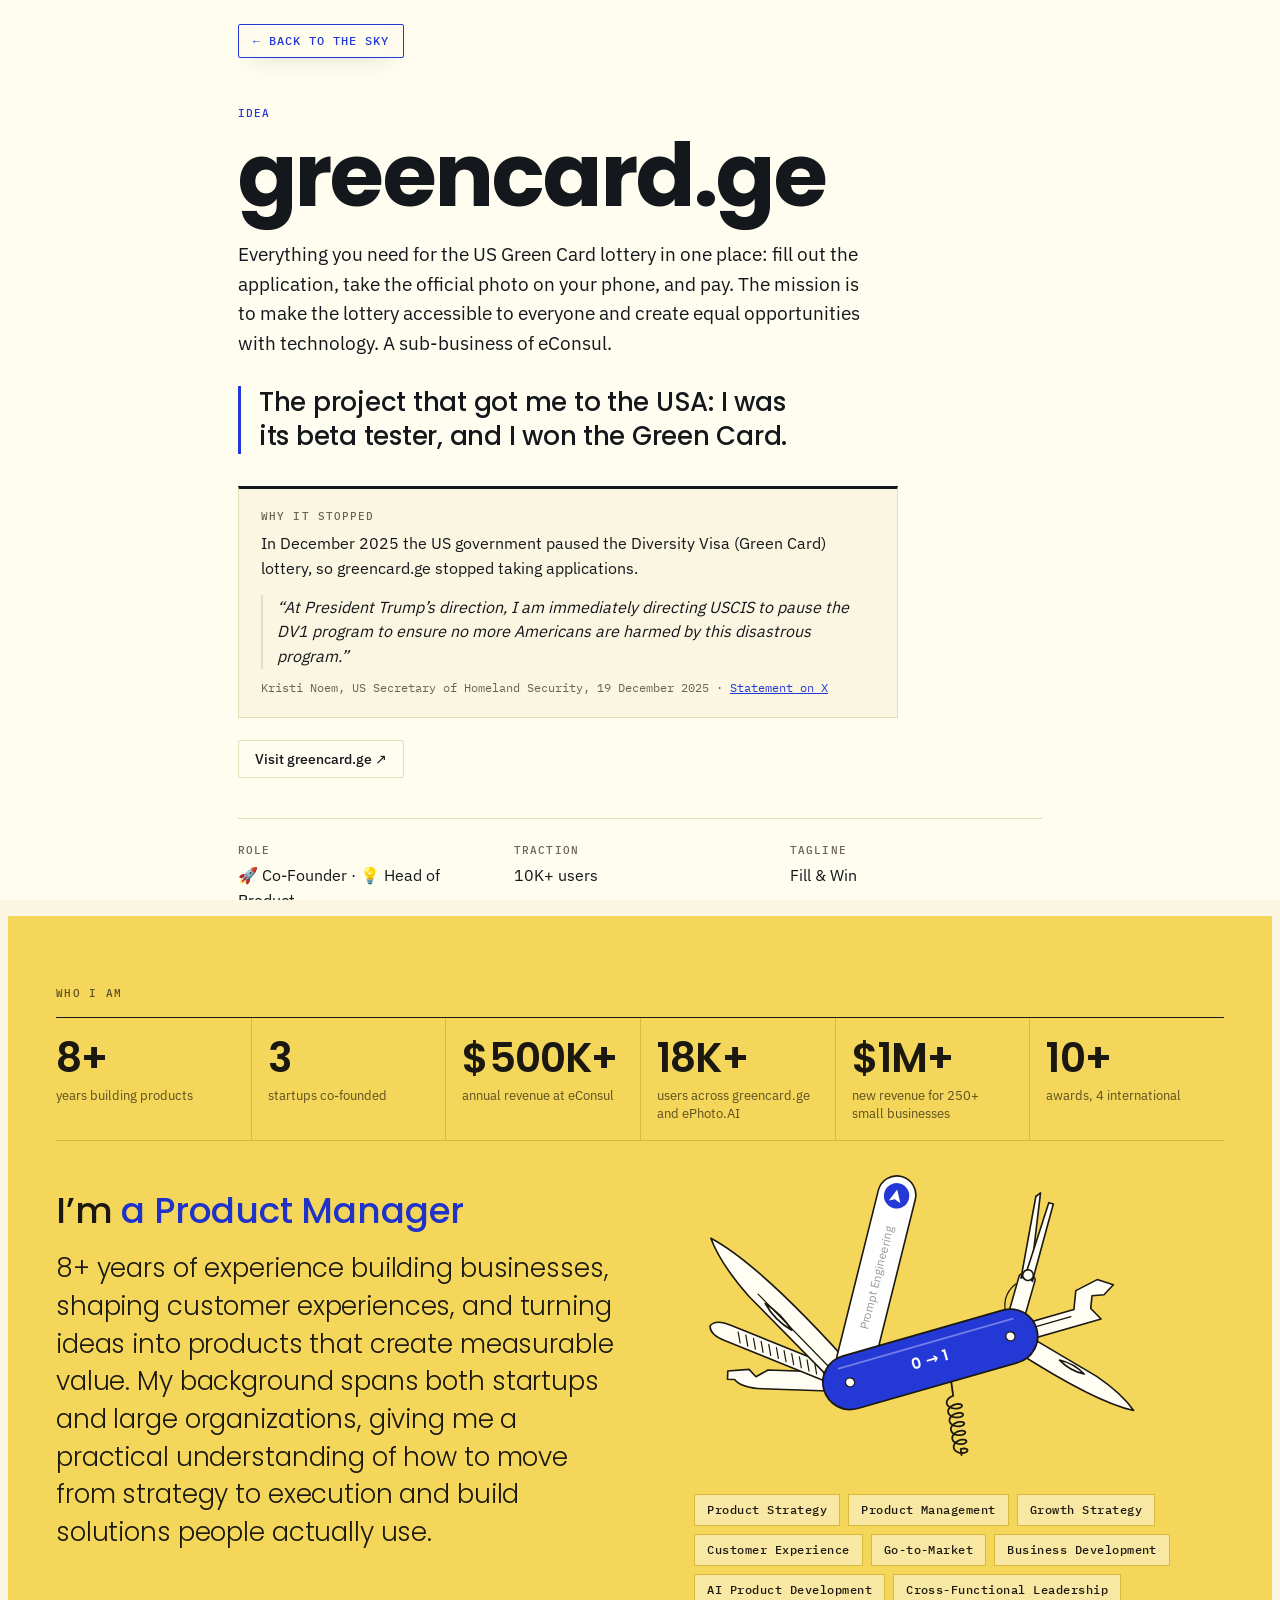
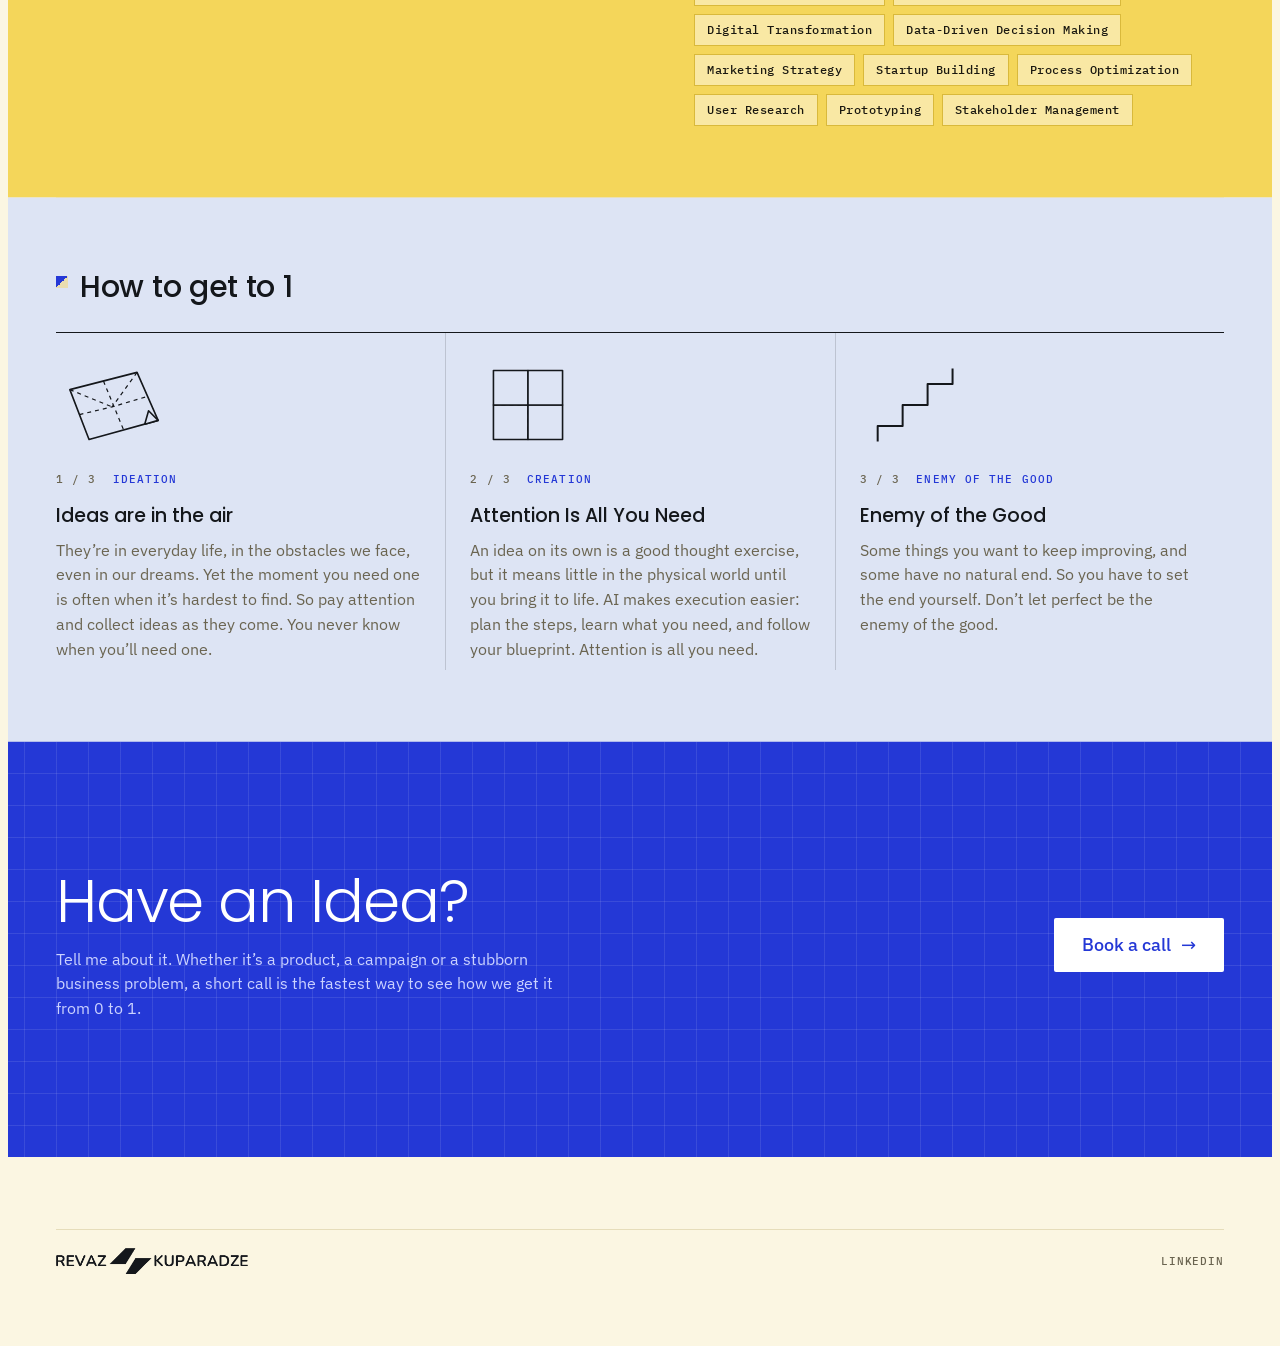
<file: greencard/index.html>
<!DOCTYPE html><html lang="en"> <head><meta charset="utf-8"><meta name="viewport" content="width=device-width, initial-scale=1, viewport-fit=cover"><base href="/"><meta name="site-mode" content="paths"><title>greencard.ge · Revaz Kuparadze</title><meta name="description" content="Everything you need for the US Green Card lottery in one place: fill out the application, take the official photo on your phone, and pay. The mission is to…"><link rel="canonical" href="https://revazkuparadze.com/greencard/"><meta property="og:type" content="website"><meta property="og:site_name" content="Revaz Kuparadze"><meta property="og:title" content="greencard.ge · Revaz Kuparadze"><meta property="og:description" content="Everything you need for the US Green Card lottery in one place: fill out the application, take the official photo on your phone, and pay. The mission is to…"><meta property="og:url" content="https://revazkuparadze.com/greencard/"><meta property="og:image" content="https://revazkuparadze.com/ideas/greencard-home.jpg"><meta name="twitter:card" content="summary_large_image"><script type="application/ld+json">{"@context":"https://schema.org","@graph":[{"@type":"Person","name":"Revaz Kuparadze","alternateName":"Rez","url":"https://revazkuparadze.com/","image":"https://revazkuparadze.com/about/rez-portrait.jpg","jobTitle":"Founder and product lead","homeLocation":{"@type":"Place","name":"New York"},"sameAs":["https://www.linkedin.com/in/rkuparadze/"]},{"@type":"WebPage","name":"greencard.ge · Revaz Kuparadze","url":"https://revazkuparadze.com/greencard/","description":"Everything you need for the US Green Card lottery in one place: fill out the application, take the official photo on your phone, and pay. The mission is to…"},{"@type":"CreativeWork","name":"greencard.ge","description":"Everything you need for the US Green Card lottery in one place: fill out the application, take the official photo on your phone, and pay. The mission is to make the lottery accessible to everyone and create equal opportunities with technology. A sub-business of eConsul.","url":"https://revazkuparadze.com/greencard/","creator":{"@type":"Person","name":"Revaz Kuparadze"},"sameAs":"https://greencard.ge/en"}]}</script><link rel="icon" href="favicon.ico" sizes="48x48"><link rel="icon" href="favicon-32.png" type="image/png" sizes="32x32"><link rel="apple-touch-icon" href="apple-touch-icon.png"><link rel="preload" href="fonts/poppins-latin-300-normal.woff2" as="font" type="font/woff2" crossorigin><link rel="preload" href="fonts/ibm-plex-sans-latin-400-normal.woff2" as="font" type="font/woff2" crossorigin><link rel="preload" href="fonts/ibm-plex-sans-latin-500-normal.woff2" as="font" type="font/woff2" crossorigin><link rel="preload" href="fonts/poppins-latin-700-normal.woff2" as="font" type="font/woff2" crossorigin><style>/* Self-hosted fonts (SIL Open Font License) */
@font-face { font-family: "Poppins"; font-style: normal; font-weight: 300; font-display: swap; src: url("fonts/poppins-latin-300-normal.woff2") format("woff2"); }
@font-face { font-family: "Poppins"; font-style: normal; font-weight: 500; font-display: swap; src: url("fonts/poppins-latin-500-normal.woff2") format("woff2"); }
@font-face { font-family: "Poppins"; font-style: normal; font-weight: 600; font-display: swap; src: url("fonts/poppins-latin-600-normal.woff2") format("woff2"); }
@font-face { font-family: "Poppins"; font-style: normal; font-weight: 700; font-display: swap; src: url("fonts/poppins-latin-700-normal.woff2") format("woff2"); }
@font-face { font-family: "IBM Plex Sans"; font-style: normal; font-weight: 400; font-display: swap; src: url("fonts/ibm-plex-sans-latin-400-normal.woff2") format("woff2"); }
@font-face { font-family: "IBM Plex Sans"; font-style: normal; font-weight: 500; font-display: swap; src: url("fonts/ibm-plex-sans-latin-500-normal.woff2") format("woff2"); }
@font-face { font-family: "IBM Plex Mono"; font-style: normal; font-weight: 400; font-display: swap; src: url("fonts/ibm-plex-mono-latin-400-normal.woff2") format("woff2"); }
@font-face { font-family: "IBM Plex Mono"; font-style: normal; font-weight: 500; font-display: swap; src: url("fonts/ibm-plex-mono-latin-500-normal.woff2") format("woff2"); }

/* Layout: a single plane field under a thin instrument bar; headline anchored bottom-left; plain idea list below as the no-motion baseline. */
:root {
  --brand-mask: url([data-uri]);
  --paper: #FBF6E2;
  --ink: #14171B;
  --graphite: #6A6450;
  --rule: #E6DDBA;
  --plane: #FFFDF4;
  --plane-edge: #14171B;
  --accent: #2438D6;
  --panel: #FFFCF0;
  --fold-hi: #FFFDF4;
  --fold-mid: #F4ECCD;
  --fold-lo: #E9DDB0;
  --fold-edge: #A89E7C;
  --tone-mist: #DDE4F4;
  --tone-stone: #F4D65A; --tone-sun-ink: #1A1810; --tone-sun-muted: #5C5020; --tone-sun-rule: #D9B93B;
  --tone-deep: #15181D; --tone-deep-ink: #EEF0EF; --tone-deep-muted: #9BA4AE; --tone-deep-rule: #2C323A; --tone-deep-accent: #93A0FF;
  --tone-cobalt: #2438D6; --tone-cobalt-ink: #FFFFFF; --tone-cobalt-muted: #CBD2FF; --tone-cobalt-rule: #4A5DE3;
  --font-display: "Poppins", "Avenir Next", "Segoe UI", system-ui, sans-serif;
  --font-body: "IBM Plex Sans", system-ui, -apple-system, "Segoe UI", sans-serif;
  --font-mono: "IBM Plex Mono", ui-monospace, "SF Mono", Menlo, monospace;
}
@media (prefers-color-scheme: dark) {
  :root:not([data-theme="light"]) {
    --paper: #14130E; --ink: #F1EEE2; --graphite: #A39D86; --rule: #2E2B20;
    --plane: #1E1C15; --plane-edge: #F1EEE2; --accent: #7C8CFF; --panel: #1A1812; --fold-hi: #2B281D; --fold-mid: #221F16; --fold-lo: #18160F; --tone-mist: #151B26; --tone-stone: #E9C940; --tone-sun-ink: #1A1810; --tone-sun-muted: #5C5020; --tone-sun-rule: #C9A92C; --tone-deep: #1C2229; --tone-deep-ink: #EEF0EF; --tone-deep-muted: #9BA4AE; --tone-deep-rule: #313840; --tone-deep-accent: #93A0FF; --tone-cobalt: #2E41D9; --tone-cobalt-ink: #FFFFFF; --tone-cobalt-muted: #CBD2FF; --tone-cobalt-rule: #5566E6; --fold-edge: #4A4533;
    color-scheme: dark;
  }
}
:root[data-theme="dark"] {
  --paper: #14130E; --ink: #F1EEE2; --graphite: #A39D86; --rule: #2E2B20;
  --plane: #1E1C15; --plane-edge: #F1EEE2; --accent: #7C8CFF; --panel: #1A1812; --fold-hi: #2B281D; --fold-mid: #221F16; --fold-lo: #18160F; --tone-mist: #151B26; --tone-stone: #E9C940; --tone-sun-ink: #1A1810; --tone-sun-muted: #5C5020; --tone-sun-rule: #C9A92C; --tone-deep: #1C2229; --tone-deep-ink: #EEF0EF; --tone-deep-muted: #9BA4AE; --tone-deep-rule: #313840; --tone-deep-accent: #93A0FF; --tone-cobalt: #2E41D9; --tone-cobalt-ink: #FFFFFF; --tone-cobalt-muted: #CBD2FF; --tone-cobalt-rule: #5566E6; --fold-edge: #4A4533;
  color-scheme: dark;
}
* { box-sizing: border-box; }
body { background: var(--paper); color: var(--ink); font: 400 16px/1.55 var(--font-body); }
.wrap { padding-inline: clamp(16px, 4vw, 48px); padding-block: 0 64px; max-width: 1280px; margin: 0 auto; }

.bar { display: flex; flex-wrap: wrap; gap: 8px 24px; justify-content: space-between; align-items: center;
  padding-block: 18px; border-bottom: 1px solid var(--rule);
  font: 500 11px/1.3 var(--font-mono); letter-spacing: .08em; text-transform: uppercase; color: var(--graphite); }
/* Header follows the scroll, full-width paper behind it */
.bar { position: sticky; top: 0; z-index: 8; background: var(--paper); box-shadow: 0 0 0 100vmax var(--paper); clip-path: inset(0 -100vmax); }
.bar strong { color: var(--ink); font-weight: 500; }

.field { position: relative; height: clamp(460px, 68vh, 720px); margin-top: 8px; overflow: hidden;
  touch-action: pan-y; border-bottom: 1px solid var(--rule); }
.field::before { content: ""; position: absolute; inset: 0; pointer-events: none;
  --grid: color-mix(in srgb, var(--ink) 6%, transparent);
  background-image: linear-gradient(var(--grid) 1px, transparent 1px), linear-gradient(90deg, var(--grid) 1px, transparent 1px);
  background-size: 32px 32px; background-position: -1px -1px; }

.thesis { position: absolute; left: 0; top: 36px; max-width: min(760px, 100%); pointer-events: none; z-index: 1; }
.thesis h1 { font: 300 clamp(34px, 6.4vw, 84px)/1.02 var(--font-display); letter-spacing: -.02em; margin: 0; text-wrap: balance; }
.thesis h1 b { font-weight: 700; color: var(--accent); }
.thesis p { margin: 14px 0 0; color: var(--graphite); max-width: 56ch; }
.thesis p b { color: var(--accent); font-weight: 600; }
.actions { display: flex; flex-wrap: wrap; gap: 12px 20px; align-items: center; margin-top: 22px; pointer-events: auto; }
.btn { display: inline-flex; align-items: center; gap: 10px; padding: 13px 20px; background: var(--ink); color: var(--paper);
  font: 500 14px/1 var(--font-body); text-decoration: none; border-radius: 2px; }
.btn:hover { background: var(--accent); color: #fff; }

.plane { position: absolute; left: 0; top: 0; z-index: 2; display: block; width: 0; height: 0;
  color: var(--ink); text-decoration: none; touch-action: none; user-select: none; -webkit-user-select: none;
  will-change: transform; outline: none; }
.plane .body { position: absolute; left: calc(var(--s) / -2); top: calc(var(--s) / -2); width: var(--s); height: var(--s); cursor: grab; }
.plane svg { width: 100%; height: 100%; display: block; overflow: visible; }
/* Planes: faceted paper dart, ink outline on warm paper; accent blue while hovered or held */
.plane .pf { fill: var(--plane); stroke: var(--plane-edge); stroke-width: 1.3; stroke-linejoin: round; transition: fill .2s, stroke .2s; }
.plane .tag { position: absolute; left: calc(var(--s) / 2 + 4px); top: -8px; white-space: nowrap;
  font: 500 11px/1 var(--font-mono); letter-spacing: .06em; text-transform: uppercase; color: var(--graphite);
  pointer-events: none; transition: color .2s; }
.plane.tag-left .tag { left: auto; right: calc(var(--s) / 2 + 4px); }
/* When a label moves to the other side of its plane (near the screen edge), it fades in there instead of jumping */
.plane .tag { animation: tag-in-right .3s ease-out; }
.plane.tag-left .tag { animation-name: tag-in-left; }
@keyframes tag-in-right { from { opacity: 0; } }
@keyframes tag-in-left { from { opacity: 0; } }
@media (prefers-reduced-motion: reduce) { .plane .tag { animation: none; } }
.plane:hover .tag, .plane:focus-visible .tag, .plane.held .tag { color: var(--accent); }
.plane:hover .pf, .plane:focus-visible .pf, .plane.held .pf { fill: var(--accent); stroke: var(--paper); }
.plane:focus-visible .body { outline: 2px solid var(--accent); outline-offset: 6px; border-radius: 50%; }
.plane.held .body { cursor: grabbing; }

.list-head { display: flex; justify-content: space-between; align-items: baseline; gap: 16px; margin: 56px 0 8px; flex-wrap: wrap; }
.list-head h2 { font: 500 22px/1.2 var(--font-display); margin: 0; }
.list-head span { font: 400 12px/1.3 var(--font-mono); color: var(--graphite); }
.ideas { list-style: none; margin: 0; padding: 0; }
.ideas li { border-top: 1px solid var(--rule); }
.ideas li:last-child { border-bottom: 1px solid var(--rule); }
.ideas a { display: grid; grid-template-columns: minmax(120px, 220px) 1fr auto; gap: 8px 24px; align-items: baseline;
  padding: 18px 0; color: inherit; text-decoration: none; }
.ideas a:hover .name, .ideas a:focus-visible .name { color: var(--accent); }
.ideas a:focus-visible { outline: 2px solid var(--accent); outline-offset: 4px; }
.ideas .name { font: 500 17px/1.3 var(--font-display); }
.ideas .line { color: var(--graphite); min-width: 0; }
.ideas .year { font: 400 12px/1 var(--font-mono); color: var(--graphite); font-variant-numeric: tabular-nums; }
@media (max-width: 640px) {
  .ideas a { grid-template-columns: 1fr auto; }
  .ideas .line { grid-column: 1 / -1; }
}

.sheet { position: fixed; inset: 0; z-index: 10; background: var(--panel); overflow: auto;
  clip-path: circle(0px at var(--ox, 50%) var(--oy, 50%)); transition: clip-path .7s cubic-bezier(.7,0,.2,1); }
.sheet.open { clip-path: circle(150% at var(--ox, 50%) var(--oy, 50%)); }
.sheet-inner { padding-inline: clamp(16px, 4vw, 48px); padding-block: 24px 64px; max-width: 900px; margin: 0 auto;
  opacity: 0; transform: translateY(12px); transition: opacity .4s .35s, transform .4s .35s; }
.sheet.open .sheet-inner { opacity: 1; transform: none; }
.sheet .back { font: 500 12px/1 var(--font-mono); letter-spacing: .08em; text-transform: uppercase; color: var(--graphite);
  background: none; border: 1px solid var(--rule); padding: 10px 14px; cursor: pointer; border-radius: 2px; }
.sheet .back { position: sticky; top: 16px; z-index: 3; background: var(--panel); box-shadow: 0 6px 18px -10px rgba(0,0,0,.35); }
.sheet .back:hover, .sheet .back:focus-visible { color: var(--accent); border-color: var(--accent); outline: none; }
.sheet .eyebrow { margin-top: 48px; font: 500 11px/1.3 var(--font-mono); letter-spacing: .1em; text-transform: uppercase; color: var(--accent); }
.sheet h2 { font: 700 clamp(40px, 8vw, 88px)/1 var(--font-display); letter-spacing: -.02em; margin: 12px 0 20px; text-wrap: balance; }
.sheet .lede { font-size: 19px; max-width: 58ch; margin: 0; }
.sheet-extra:empty { display: none; }
.sheet .highlight { margin: 28px 0 0; padding-left: 18px; border-left: 3px solid var(--accent); max-width: 40ch;
  font: 500 clamp(20px, 2.4vw, 26px)/1.3 var(--font-display); letter-spacing: -.01em; color: var(--ink); text-wrap: balance; }
.notice { margin-top: 32px; padding: 20px 22px; max-width: 66ch; border: 1px solid var(--rule); border-top: 3px solid var(--ink); background: var(--paper); }
.notice p { margin: 0; }
.notice .notice-label { margin-bottom: 8px; font: 500 11px/1.3 var(--font-mono); letter-spacing: .1em; text-transform: uppercase; color: var(--graphite); }
.notice blockquote { margin: 14px 0 0; padding-left: 14px; border-left: 2px solid var(--rule); font-style: italic; }
.notice .notice-cite { margin-top: 10px; font: 400 12px/1.5 var(--font-mono); color: var(--graphite); }
.notice .notice-cite a { color: var(--accent); }
.sheet-media .logo-card img { background: #fff; padding: 28px 24px; aspect-ratio: auto; border: 1px solid var(--rule); }
.sheet-media .logo-card img { max-height: 220px; object-fit: contain; } /* square logos stay a sensible size */
.facts { display: grid; grid-template-columns: repeat(auto-fit, minmax(200px, 1fr)); gap: 24px; margin-top: 40px; padding-top: 24px; border-top: 1px solid var(--rule); }
.facts dt { font: 500 11px/1.3 var(--font-mono); letter-spacing: .1em; text-transform: uppercase; color: var(--graphite); }
.facts dd { margin: 6px 0 0; }
.sheet-title-row { display: flex; align-items: center; gap: 18px; margin: 12px 0 20px; }
.sheet-title-row h2 { margin: 0; }
.sheet-icon { width: clamp(48px, 7vw, 72px); height: auto; aspect-ratio: 1; border-radius: 22%; flex: none; }
.sheet-icon[hidden], .sheet-link[hidden] { display: none; }
.sheet-link { display: inline-flex; align-items: center; gap: 8px; margin-top: 22px; padding: 11px 16px; border: 1px solid var(--rule); border-radius: 2px;
  color: var(--ink); text-decoration: none; font: 500 14px/1 var(--font-body); }
.sheet-link:hover, .sheet-link:focus-visible { border-color: var(--accent); color: var(--accent); outline: none; }
.facts dd ul { margin: 0; padding-left: 18px; }
.facts dd li + li { margin-top: 6px; }
.facts .span-all { grid-column: 1 / -1; }
.sheet-media { display: grid; grid-template-columns: 1.6fr 1fr; gap: 16px; margin-top: 40px; align-items: start; }
.sheet-media:empty { display: none; }
.sheet-media figure { margin: 0; }
.sheet-media figure:only-child { grid-column: 1 / -1; }
.sheet-media img { width: 100%; height: auto; display: block; border-radius: 2px; background: var(--rule); }
.sheet-media figcaption { margin-top: 8px; font: 400 12px/1.4 var(--font-mono); color: var(--graphite); }
@media (max-width: 640px) { .sheet-media { grid-template-columns: 1fr; } }


.band { padding-block: 72px 0; }
.band-head { display: flex; flex-wrap: wrap; justify-content: space-between; align-items: baseline; gap: 8px 32px; margin-bottom: 28px; }
.band-head h2 { font: 500 clamp(22px, 3vw, 30px)/1.15 var(--font-display); margin: 0; letter-spacing: -.01em; }
.band-head p { margin: 0; color: var(--graphite); max-width: 52ch; }
.path { list-style: none; margin: 0; padding: 0; display: grid; grid-template-columns: repeat(auto-fit, minmax(240px, 1fr)); gap: 0; border-top: 1px solid var(--ink); counter-reset: stage; }
.path li { padding: 24px 24px 8px 0; min-width: 0; counter-increment: stage; }
.path li + li { padding-left: 24px; border-left: 1px solid var(--rule); }
.path .step { font: 500 11px/1 var(--font-mono); letter-spacing: .1em; text-transform: uppercase; color: var(--accent); }
.path .step::before { content: counter(stage) " / 3  "; color: var(--graphite); white-space: pre; }
.path h3 { font: 500 19px/1.25 var(--font-display); margin: 14px 0 10px; }
.path p { margin: 0; color: var(--graphite); }
@media (max-width: 640px) { .path li + li { padding-left: 0; border-left: 0; border-top: 1px solid var(--rule); } }
.awards { list-style: none; margin: 0; padding: 0; }
.awards .award-row { grid-template-columns: 110px 1fr auto 20px; }
.awards li { border-top: 1px solid var(--rule); }
.awards li:last-child { border-bottom: 1px solid var(--rule); }
.award-row { width: 100%; display: grid; grid-template-columns: 80px 1fr auto 20px; gap: 16px; align-items: baseline; padding: 14px 0;
  background: none; border: 0; color: inherit; font: inherit; text-align: left; cursor: pointer; }
.award-row:hover .what, .award-row[aria-expanded="true"] .what { color: var(--accent); }
.award-row:focus-visible { outline: 2px solid var(--accent); outline-offset: 2px; }
.awards .what { min-width: 0; }
.awards .when { font: 400 13px/1 var(--font-mono); color: var(--graphite); font-variant-numeric: tabular-nums; }
.chev { width: 10px; height: 10px; border-right: 1.5px solid var(--graphite); border-bottom: 1.5px solid var(--graphite); transform: rotate(45deg) translateY(-3px); transition: transform .3s; justify-self: end; }
.award-row[aria-expanded="true"] .chev { transform: rotate(225deg); }
.award-panel { display: grid; grid-template-rows: 0fr; transition: grid-template-rows .45s cubic-bezier(.7,0,.2,1); }
.award-panel.open { grid-template-rows: 1fr; }
.panel-clip { overflow: hidden; min-height: 0; }
.panel-inner { display: flex; flex-wrap: wrap; align-items: end; gap: 16px 24px; padding: 4px 0 20px 96px; transform-origin: top; transform: perspective(600px) rotateX(-70deg); opacity: 0; transition: transform .5s cubic-bezier(.2,.8,.2,1), opacity .3s; }
.award-panel.open .panel-inner { transform: none; opacity: 1; }
.frame { position: relative; width: min(360px, 100%); aspect-ratio: 4 / 3; display: flex; flex-direction: column; justify-content: end; gap: 4px; padding: 14px;
  background: linear-gradient(135deg, var(--fold-hi) 0 50%, var(--fold-lo) 50% 100%); border: 1px solid var(--rule); max-width: 100%; }
.frame::after { content: ""; position: absolute; top: -1px; right: -1px; width: 28px; height: 28px; background: linear-gradient(225deg, var(--paper) 0 50%, var(--fold-lo) 50%); }
.frame span { font: 500 13px/1.3 var(--font-display); }
.frame small { font: 400 11px/1.3 var(--font-mono); color: var(--graphite); }
.frame.photo { padding: 0; aspect-ratio: auto; background: none; overflow: hidden; }
.frame.photo img { display: block; width: 100%; height: auto; }
.prose-photo { margin: 20px 0 8px; max-width: 320px; }
.prose-photo img { display: block; width: 100%; height: auto; border: 1px solid var(--rule); }
.prose-photo figcaption { margin-top: 8px; font: 400 12px/1.4 var(--font-mono); color: var(--graphite); }
.frame.video { padding: 0; overflow: hidden; display: block; text-decoration: none; color: inherit; }
.frame.video img { position: absolute; inset: 0; width: 100%; height: 100%; object-fit: cover; z-index: 1; }
.frame.video .v-fallback { position: absolute; left: 14px; bottom: 14px; font: 500 13px/1.3 var(--font-display); }
.frame.video .play { position: absolute; left: 50%; top: 50%; z-index: 2; width: 56px; height: 56px; margin: -28px 0 0 -28px; border-radius: 50%; background: rgba(20,23,27,.72); transition: transform .2s, background-color .2s; }
.frame.video .play::after { content: ""; position: absolute; left: 22px; top: 17px; border-left: 16px solid #fff; border-top: 11px solid transparent; border-bottom: 11px solid transparent; }
.frame.video:hover .play, .frame.video:focus-visible .play { transform: scale(1.1); background: var(--accent); }
.frame.video:focus-visible { outline: 2px solid var(--accent); outline-offset: 3px; }
.frame.video::after { z-index: 3; }
.panel-link { background: none; border: 0; padding: 0; font: 500 13px/1 var(--font-mono); color: var(--accent); cursor: pointer; }
.panel-link:hover { text-decoration: underline; }
@media (max-width: 640px) { .panel-inner { padding-left: 0; } .award-row { grid-template-columns: 64px 1fr auto 16px; gap: 10px; } }

.f-hi { fill: var(--fold-hi); stroke: var(--fold-edge); stroke-width: 1; stroke-linejoin: round; }
.f-lo { fill: var(--fold-lo); stroke: var(--fold-edge); stroke-width: 1; stroke-linejoin: round; }
.work { position: relative; }
.work::after { content: ""; position: absolute; top: -1px; right: -1px; width: 22px; height: 22px;
  background: linear-gradient(225deg, var(--paper) 0 50%, var(--fold-lo) 50%); border-left: 1px solid var(--rule); border-bottom: 1px solid var(--rule); transition: width .25s, height .25s; }
.work:hover::after, .work:focus-visible::after { width: 34px; height: 34px; }
.band-head h2::before { content: ""; display: inline-block; width: 12px; height: 12px; margin-right: 12px; vertical-align: calc(.7em - 12px);
  background: linear-gradient(135deg, var(--accent) 0 50%, var(--fold-lo) 50%); }
.closing { position: relative; }
.medal { font: 500 11px/1 var(--font-mono); letter-spacing: .1em; text-transform: uppercase; color: var(--graphite); }
.medal.gold { color: var(--accent); }
.craft { display: grid; grid-template-columns: repeat(auto-fit, minmax(240px, 1fr)); gap: 16px; align-items: start; }
.work { display: flex; flex-direction: column; gap: 10px; padding: 20px; border: 1px solid var(--rule); color: inherit; text-decoration: none; min-width: 0; transition: border-color .2s; }
.work:hover, .work:focus-visible { border-color: var(--accent); outline: none; }
.work .client { font: 500 16px/1.25 var(--font-display); }
.work .brief { color: var(--graphite); flex: 1; }
.work .role { font: 400 11px/1.3 var(--font-mono); letter-spacing: .06em; text-transform: uppercase; color: var(--graphite); }
.closing { padding-block: 96px 24px; }
.closing h2 { font: 300 clamp(32px, 5vw, 60px)/1.05 var(--font-display); margin: 0; letter-spacing: -.02em; text-wrap: balance; }
.closing p { color: var(--graphite); max-width: 50ch; margin: 14px 0 0; }
.foot { display: flex; flex-wrap: wrap; justify-content: space-between; gap: 8px; margin-top: 72px; padding-top: 18px; border-top: 1px solid var(--rule);
  font: 500 11px/1.3 var(--font-mono); letter-spacing: .08em; text-transform: uppercase; color: var(--graphite); }

.brand { display: inline-block; height: 18px; aspect-ratio: 732 / 99; max-width: 100%; background: var(--ink);
  -webkit-mask: var(--brand-mask) center / contain no-repeat; mask: var(--brand-mask) center / contain no-repeat; }
.foot { align-items: center; }
.foot .brand { height: 26px; width: 192px; flex: none; }
@media (max-width: 560px) { .foot { flex-direction: column; align-items: center; text-align: center; gap: 14px; } }
.home-link { display: inline-flex; align-items: center; flex: none; }
.home-link .brand { height: 24px; width: 178px; flex: none; }
.critter { width: 96px; height: 80px; display: block; margin-bottom: 12px; overflow: visible; }
.f-mid { fill: var(--fold-mid); stroke: var(--fold-edge); stroke-width: 1; stroke-linejoin: round; }
.critter .f-hi, .critter .f-mid, .critter .f-lo { transition: transform .4s; }
.path li:hover .critter { transform: translateY(-4px) rotate(-3deg); }
.critter { transition: transform .4s cubic-bezier(.2,.8,.2,1); }
.turtle { width: 110px; height: 92px; margin: 0; }

/* Line-art figures: ink outlines on paper, one stroke weight, no shading */
.critter .f-hi, .critter .f-mid, .critter .f-lo, .critter .f-accent {
  fill: var(--paper); stroke: var(--ink); stroke-width: 1.6; stroke-linejoin: round; stroke-linecap: round; vector-effect: non-scaling-stroke; }
.path li:hover .critter .f-hi, .path li:hover .critter .f-mid, .path li:hover .critter .f-lo, .path li:hover .critter .f-accent { stroke: var(--accent); }

.bar .home-link { display: inline-flex; }
.nav { display: flex; gap: 20px; align-items: center; flex-wrap: wrap; }
.nav a { color: var(--graphite); text-decoration: none; font: 500 11px/1 var(--font-mono); letter-spacing: .08em; text-transform: uppercase; }
.nav a:hover, .nav a:focus-visible, .nav a[aria-current="page"] { color: var(--ink); }
/* Touch: at least 44px tall hit areas, without moving the layout */
.nav a, .foot a { display: inline-block; padding: 17px 5px; margin: -17px -5px; }
.home-link { padding-block: 13px; margin-block: -13px; }
.nav .nav-cta { color: var(--accent); }
/* Phones: logo and menu on one line */
@media (max-width: 560px) {
  .bar { flex-wrap: nowrap; gap: 12px; }
  .home-link .brand { height: 18px; width: 133px; }
  .nav { flex-wrap: nowrap; gap: 14px; }
  .nav a { font-size: 10px; letter-spacing: .05em; white-space: nowrap; }
}
@media (max-width: 370px) {
  .home-link .brand { height: 15px; width: 111px; }
  .nav { gap: 10px; }
  .nav a { letter-spacing: .02em; }
}
.page-head { padding-block: 56px 8px; }
.page-head h1 { font: 300 clamp(40px, 7vw, 88px)/1 var(--font-display); letter-spacing: -.02em; margin: 0; }
.page-head p { color: var(--graphite); max-width: 60ch; margin: 18px 0 0; font-size: 18px; }
.work .watch { font: 500 12px/1 var(--font-mono); color: var(--accent); }
.chip { align-self: start; font: 500 10px/1 var(--font-mono); letter-spacing: .1em; text-transform: uppercase; color: var(--accent); border: 1px solid currentColor; padding: 5px 7px; }
.photos { display: flex; gap: 16px; overflow-x: auto; scroll-snap-type: x mandatory; padding-bottom: 14px; scrollbar-width: thin; scrollbar-color: var(--fold-edge) transparent; }
.photos:focus-visible { outline: 2px solid var(--accent); outline-offset: 4px; }
.photo { margin: 0; flex: 0 0 clamp(220px, 28vw, 320px); scroll-snap-align: start; }
.photo .frame { width: 100%; aspect-ratio: 1; }
.photo figcaption { margin-top: 8px; font: 400 12px/1.3 var(--font-mono); color: var(--graphite); }
.credential { margin-top: 40px; font: 400 13px/1.5 var(--font-mono); color: var(--graphite); }
.prose { max-width: 64ch; padding-top: 24px; }
.prose h2 { font: 500 22px/1.25 var(--font-display); margin: 40px 0 10px; }
.prose p { margin: 0; font-size: 17px; }
.foot a { color: var(--graphite); text-decoration: none; }
.foot a:hover, .foot a:focus-visible { color: var(--accent); }

/* Intro: the logo mark appears, then REVAZ unfolds to the left and KUPARADZE to the right; then the page shows.
   The three parts are slices of the one logo image (x ranges 0–197, 197–369, 369–732 of 732 px). CSS only, removes itself. */
.loader { position: fixed; inset: 0; z-index: 50; display: grid; place-items: center; background: var(--paper);
  animation: loader-out .45s ease 1.75s forwards; pointer-events: none; }
.ld-logo { --L: min(80vw, 480px); display: flex; height: calc(var(--L) * 99 / 732); }
.ld-part { display: block; height: 100%; background: var(--ink); -webkit-mask: var(--brand-mask) no-repeat; mask: var(--brand-mask) no-repeat;
  -webkit-mask-size: var(--L) 100%; mask-size: var(--L) 100%; }
.ld-first { width: calc(var(--L) * 197 / 732); -webkit-mask-position: 0 0; mask-position: 0 0;
  clip-path: inset(0 0 0 100%); animation: ld-reveal-left .6s cubic-bezier(.2,.8,.2,1) .7s forwards; }
.ld-mark { width: calc(var(--L) * 172 / 732); -webkit-mask-position: calc(var(--L) * -197 / 732) 0; mask-position: calc(var(--L) * -197 / 732) 0;
  /* starts centred on screen (the mark's centre sits 82 px right of the logo's centre), then settles into place */
  opacity: 0; transform: translateX(calc(var(--L) * 82 / 732)) scale(.6);
  animation: ld-mark-in .45s cubic-bezier(.2,.8,.2,1) .1s forwards, ld-mark-settle .6s cubic-bezier(.2,.8,.2,1) .7s forwards; }
.ld-last { width: calc(var(--L) * 363 / 732); -webkit-mask-position: calc(var(--L) * -369 / 732) 0; mask-position: calc(var(--L) * -369 / 732) 0;
  clip-path: inset(0 100% 0 0); animation: ld-reveal-right .6s cubic-bezier(.2,.8,.2,1) .7s forwards; }
@keyframes ld-mark-in { to { opacity: 1; transform: translateX(calc(var(--L) * 82 / 732)) scale(1); } }
@keyframes ld-mark-settle { from { opacity: 1; transform: translateX(calc(var(--L) * 82 / 732)); } to { opacity: 1; transform: none; } }
@keyframes ld-reveal-left { to { clip-path: inset(0); } }
@keyframes ld-reveal-right { to { clip-path: inset(0); } }
@keyframes loader-out { to { opacity: 0; visibility: hidden; } }
.tag-inst { font: 500 10px/1 var(--font-mono); letter-spacing: .12em; text-transform: uppercase; color: var(--graphite); border: 1px solid var(--rule); padding: 5px 8px; white-space: nowrap; }
.lineage { list-style: none; margin: 0; padding: 0; display: grid; grid-template-columns: repeat(6, minmax(0, 1fr)); position: relative; }
.lineage::before { content: ""; position: absolute; left: 0; right: 0; top: 34px; border-top: 1px solid var(--ink); }
.node { position: relative; display: flex; flex-direction: column; gap: 6px; padding-right: 16px; min-width: 0; }
.node .yr { font: 500 11px/1 var(--font-mono); letter-spacing: .08em; color: var(--graphite); font-variant-numeric: tabular-nums; height: 22px; }
.node .dot { width: 11px; height: 11px; background: var(--paper); border: 1.5px solid var(--ink); transform: rotate(45deg); margin: 0 0 12px 1px; }
.node.now .dot { background: var(--accent); border-color: var(--accent); }
/* "Now" pulses like a live location pin */
.node.now .dot { animation: now-blink 1.6s ease-in-out infinite; }
@media (min-width: 761px) { .node.now .dot { position: relative; } }
.node.now .dot::after { content: ""; position: absolute; inset: -5px; border: 1.5px solid var(--accent); animation: now-ring 1.6s ease-out infinite; }
@keyframes now-blink { 0%, 100% { opacity: 1; } 50% { opacity: .35; } }
@keyframes now-ring { from { transform: scale(.6); opacity: .9; } to { transform: scale(1.9); opacity: 0; } }
@media (prefers-reduced-motion: reduce) { .node.now .dot, .node.now .dot::after { animation: none; } }
.node .n-name { font: 500 17px/1.2 var(--font-display); }
.node .n-desc { color: var(--graphite); font-size: 14px; }
.node-btn { display: flex; flex-direction: column; gap: 6px; width: 100%; padding: 0; margin: 0; background: none; border: 0; text-align: left; color: inherit; font: inherit; cursor: pointer; }
.node-btn:hover .n-name, .node-btn:focus-visible .n-name, .node-btn[aria-expanded="true"] .n-name { color: var(--accent); }
.node-btn:focus-visible { outline: 2px solid var(--accent); outline-offset: 6px; }
.node-btn[aria-expanded="true"] .dot { background: var(--accent); border-color: var(--accent); }
/* Hover: the path point lights up and grows, so it reads as clickable */
.node .dot { transition: transform .2s cubic-bezier(.2,.8,.2,1), background-color .2s, border-color .2s, box-shadow .2s; }
.node-btn:hover .dot, .node-btn:focus-visible .dot { background: var(--accent); border-color: var(--accent); transform: rotate(45deg) scale(1.45); box-shadow: 0 0 0 4px color-mix(in srgb, var(--accent) 22%, transparent); }
.node-btn:hover .n-more { text-decoration: underline; text-underline-offset: 3px; }
.node-btn:hover .n-desc { color: var(--ink); }
.n-more { font: 500 10px/1 var(--font-mono); letter-spacing: .1em; text-transform: uppercase; color: var(--accent); margin-top: 4px; }
.node-btn[aria-expanded="true"] .n-more { visibility: hidden; }
.branches .b-link { display: flex; flex-direction: column; gap: 2px; text-align: left; font: inherit; color: inherit; }
.branches .b-link:hover .b-name { color: var(--accent); text-decoration: underline; }
.stop-panel { display: grid; grid-template-rows: 0fr; transition: grid-template-rows .45s cubic-bezier(.7,0,.2,1); }
.stop-panel.open { grid-template-rows: 1fr; }
.stop-inner { display: grid; grid-template-columns: minmax(0, 1.3fr) minmax(0, 1fr); gap: 24px 40px; margin-top: 28px; padding: 26px 28px; background: var(--plane); color: var(--plane-edge); border-top: 3px solid var(--accent);
  transform-origin: top; transform: perspective(700px) rotateX(-60deg); opacity: 0; transition: transform .5s cubic-bezier(.2,.8,.2,1), opacity .3s; }
.stop-panel.open .stop-inner { transform: none; opacity: 1; }
.stop-inner:not(:has(figure)) { grid-template-columns: 1fr; }
.stop-inner h3 { margin: 0 0 4px; font: 500 24px/1.2 var(--font-display); }
.stop-inner .s-role { margin: 0 0 14px; font: 400 12px/1.4 var(--font-mono); color: color-mix(in srgb, var(--plane-edge) 60%, var(--plane)); }
.stop-inner p { margin: 0 0 12px; max-width: 60ch; }
.stop-inner ul { margin: 0 0 14px; padding-left: 18px; }
.stop-inner li + li { margin-top: 5px; }
.s-awards-h { margin: 16px 0 8px; font: 500 10px/1 var(--font-mono); letter-spacing: .12em; text-transform: uppercase; color: color-mix(in srgb, var(--plane-edge) 60%, var(--plane)); }
.s-awards { list-style: none; padding: 0 !important; }
.s-awards li { display: grid; grid-template-columns: 96px 1fr auto; gap: 12px; align-items: baseline; padding: 8px 0; border-top: 1px solid color-mix(in srgb, var(--plane-edge) 12%, var(--plane)); margin: 0 !important; }
.s-awards .medal { color: var(--accent); }
.s-awards .when { font: 400 12px/1 var(--font-mono); color: color-mix(in srgb, var(--plane-edge) 60%, var(--plane)); }
.s-links { display: flex; flex-wrap: wrap; gap: 10px 18px; margin-top: 10px; }
.stop-inner figure { margin: 0; }
.stop-inner figure img { display: block; width: 100%; height: auto; max-height: 420px; object-fit: cover; }
/* A stop photo that opens something: the whole picture is the button */
.panel-photo { display: block; width: 100%; padding: 0; border: 0; background: none; cursor: pointer; text-decoration: none; }
.panel-photo img { transition: transform .3s, box-shadow .3s; }
.panel-photo:hover img, .panel-photo:focus-visible img { transform: translateY(-2px); box-shadow: 0 10px 24px -14px rgba(0,0,0,.45); }
.panel-photo:hover { text-decoration: none; }
.panel-photo:focus-visible { outline: 2px solid var(--accent); outline-offset: 3px; }
.stop-inner figcaption { margin-top: 8px; font: 400 12px/1.4 var(--font-mono); color: color-mix(in srgb, var(--plane-edge) 60%, var(--plane)); }
@media (max-width: 760px) { .stop-inner { grid-template-columns: 1fr; padding: 20px 18px; margin-top: 14px; } .s-awards li { grid-template-columns: 1fr auto; } .s-awards .medal { grid-column: 1 / -1; } }
@media (prefers-reduced-motion: reduce) { .stop-panel, .stop-inner { transition: none; } }
.branches { list-style: none; margin: 12px 0 0; padding: 0 0 0 14px; border-left: 1px dashed var(--fold-edge); display: flex; flex-direction: column; gap: 10px; }
.branch { display: flex; flex-direction: column; gap: 2px; }
.b-name { font: 500 14px/1.2 var(--font-display); }
.b-desc { font: 400 11px/1.3 var(--font-mono); color: var(--graphite); }
@media (max-width: 760px) {
  .lineage { grid-template-columns: 1fr; gap: 22px; padding-left: 26px; }
  .lineage::before { left: 5px; right: auto; top: 0; bottom: 0; border-top: 0; border-left: 1px solid var(--ink); }
  .node .yr { height: auto; }
  .node .dot { position: absolute; left: -26px; top: 0; margin: 0; }
}

/* Section tones: each band re-scopes the palette tokens, so every child restyles itself */
.tone { background: var(--paper); color: var(--ink); box-shadow: 0 0 0 100vmax var(--paper); clip-path: inset(0 -100vmax); }
.band.tone { margin-top: 0; padding-block: 72px; }
.band.tone + .band:not(.tone) { padding-top: 80px; }
.tone-mist { --paper: var(--tone-mist); --rule: color-mix(in srgb, var(--ink) 16%, var(--tone-mist)); --fold-hi: var(--tone-mist); }
.tone-stone { --paper: var(--tone-stone); --ink: var(--tone-sun-ink); --graphite: var(--tone-sun-muted); --rule: var(--tone-sun-rule); --accent: #1F33C9; --fold-edge: var(--tone-sun-muted); color-scheme: light; }
.tone-cobalt { --paper: var(--tone-cobalt); --ink: var(--tone-cobalt-ink); --graphite: var(--tone-cobalt-muted); --rule: var(--tone-cobalt-rule); --accent: var(--tone-cobalt-ink); --fold-edge: var(--tone-cobalt-muted); }
.tone-cobalt .btn { background: var(--tone-cobalt-ink); color: var(--tone-cobalt); }
.tone-cobalt .btn:hover, .tone-cobalt .btn:focus-visible { background: transparent; color: var(--tone-cobalt-ink); box-shadow: inset 0 0 0 1.5px var(--tone-cobalt-ink); }
.tone-cobalt .band-head h2::before, .tone-cobalt h2::before { background: var(--tone-cobalt-ink); }
.closing.tone { padding-block: 96px; }
/* About: breathing room between sections */
#view-about .page-head { padding-bottom: 48px; }
.about-closing { display: grid; grid-template-columns: minmax(0, 1fr) minmax(0, 520px); gap: 32px 48px; align-items: center; }
.about-portrait { margin: 0; }
.about-portrait img { display: block; width: 100%; max-width: 440px; height: auto; margin-left: auto; }
.closing.about-closing { padding-bottom: 0; }
.about-closing .about-portrait { align-self: end; }
.about-closing > div { padding-bottom: 96px; }
@media (max-width: 760px) { .about-closing > div { padding-bottom: 8px; } .about-portrait img { margin: 0 auto; max-width: 320px; } }
@media (max-width: 760px) { .about-closing { grid-template-columns: 1fr; } }
#view-about .prose { padding-top: 72px; padding-bottom: 104px; }
.closing.gridded { padding-block: 128px 136px; }
html, body { overflow-x: clip; }
/* Same light line grid as the hero, carried across the full-bleed cobalt band */
.closing.gridded::before { content: ""; position: absolute; top: 0; bottom: 0; left: -100vmax; right: -100vmax; pointer-events: none;
  --grid: color-mix(in srgb, var(--ink) 10%, transparent);
  background-image: linear-gradient(var(--grid) 1px, transparent 1px), linear-gradient(90deg, var(--grid) 1px, transparent 1px);
  background-size: 32px 32px; background-position: 0 -1px; }
.closing-grid { position: relative; z-index: 1; }

/* Folded craft cards: a paper strip that unfolds on click */
.work.fold { padding: 0; gap: 0; }
.fold-head { width: 100%; display: grid; grid-template-columns: 1fr auto; grid-template-areas: "chip icon" "client icon" "role icon"; gap: 8px 12px; align-items: center;
  padding: 18px 20px; background: none; border: 0; color: inherit; font: inherit; text-align: left; cursor: pointer; position: relative; }
.fold-head .chip { grid-area: chip; justify-self: start; }
.fold-head .client { grid-area: client; }
.fold-head .role { grid-area: role; }
.fold-icon { grid-area: icon; width: 18px; height: 18px; position: relative; }
.fold-icon::before, .fold-icon::after { content: ""; position: absolute; left: 3px; right: 3px; top: 8px; border-top: 1.5px solid var(--ink); transition: transform .3s; }
.fold-icon::after { transform: rotate(90deg); }
.fold.open .fold-icon::after { transform: rotate(0deg); }
.fold:not(.open) .fold-head::after { content: ""; position: absolute; left: 20px; right: 20px; bottom: 0; border-top: 1px dashed var(--fold-edge); opacity: .7; }
.fold-head:focus-visible { outline: 2px solid var(--accent); outline-offset: -4px; }
.fold-body { display: grid; grid-template-rows: 0fr; transition: grid-template-rows .5s cubic-bezier(.7,0,.2,1); }
.fold.open .fold-body { grid-template-rows: 1fr; }
.fold-inner { display: flex; flex-direction: column; gap: 14px; padding: 0 20px 20px; transform-origin: top; transform: perspective(700px) rotateX(-85deg); opacity: 0;
  transition: transform .55s cubic-bezier(.2,.8,.2,1), opacity .3s; }
.fold.open .fold-inner { transform: none; opacity: 1; }
.fold-inner .brief { color: var(--graphite); padding-top: 14px; }
.fold-inner .frame { width: 100%; aspect-ratio: 16 / 9; }
.fold:hover, .fold.open { border-color: var(--accent); }
/* Company logo strip: grayscale at rest, full color on hover; each links to the company */
.logos { padding-block: 40px 48px; }
.logos-title { margin: 0 0 18px; font: 500 11px/1 var(--font-mono); letter-spacing: .12em; text-transform: uppercase; color: var(--graphite); }
.logo-row { list-style: none; margin: 0; padding: 0; display: grid; grid-template-columns: repeat(6, minmax(0, 1fr)); border-top: 1px solid var(--rule); border-bottom: 1px solid var(--rule); }
.logo-slot { min-width: 0; }
.logo-slot + .logo-slot { border-left: 1px solid var(--rule); }
.logo-slot a { height: 100%; display: flex; flex-direction: column; align-items: center; justify-content: center; gap: 10px; min-height: 108px; padding: 18px 12px;
  text-align: center; color: inherit; text-decoration: none; transition: background-color .25s; }
.logo-slot a:hover, .logo-slot a:focus-visible { background: color-mix(in srgb, var(--ink) 4%, transparent); outline: none; }
.logo-slot a:focus-visible { box-shadow: inset 0 0 0 2px var(--accent); }
.logo-slot img { height: 34px; width: auto; max-width: 100%; object-fit: contain; filter: brightness(0); opacity: .5; transition: filter .3s, opacity .3s; }
.logo-slot a:hover img, .logo-slot a:focus-visible img { filter: brightness(1); opacity: 1; }
.logo-name { font: 600 clamp(15px, 1.6vw, 19px)/34px var(--font-display); letter-spacing: -.01em; overflow-wrap: anywhere; opacity: .5; transition: opacity .3s; }
.logo-slot a:hover .logo-name, .logo-slot a:focus-visible .logo-name { opacity: 1; }
.logo-role { font: 400 10px/1.2 var(--font-mono); letter-spacing: .08em; text-transform: uppercase; color: var(--graphite); }
@media (prefers-color-scheme: dark) {
  :root:not([data-theme="light"]) .logo-slot img { filter: brightness(0) invert(1); opacity: .55; }
  :root:not([data-theme="light"]) .logo-slot a:hover img, :root:not([data-theme="light"]) .logo-slot a:focus-visible img { filter: brightness(1) invert(0); opacity: 1; }
}
:root[data-theme="dark"] .logo-slot img { filter: brightness(0) invert(1); opacity: .55; }
:root[data-theme="dark"] .logo-slot a:hover img, :root[data-theme="dark"] .logo-slot a:focus-visible img { filter: brightness(1) invert(0); opacity: 1; }
@media (max-width: 900px) {
  .logo-row { grid-template-columns: repeat(3, minmax(0, 1fr)); }
  .logo-slot + .logo-slot { border-left: 0; }
  .logo-slot:not(:nth-child(3n+1)) { border-left: 1px solid var(--rule); }
  .logo-slot:nth-child(n+4) { border-top: 1px solid var(--rule); }
}
@media (max-width: 520px) {
  .logo-row { grid-template-columns: repeat(2, minmax(0, 1fr)); }
  .logo-slot:not(:nth-child(3n+1)) { border-left: 0; }
  .logo-slot:nth-child(even) { border-left: 1px solid var(--rule); }
  .logo-slot:nth-child(n+3) { border-top: 1px solid var(--rule); }
}

.critter .il-line { fill: none; stroke: var(--ink); stroke-width: 1.6; stroke-linejoin: round; stroke-linecap: round; vector-effect: non-scaling-stroke; }
.critter .il-crease { fill: none; stroke: var(--ink); stroke-width: 1.2; stroke-dasharray: 4 4; vector-effect: non-scaling-stroke; }
.path li:hover .critter .il-line, .path li:hover .critter .il-crease { stroke: var(--accent); }

/* Dark mode hover: logos with dark lettering swap to a white-lettered version */
.logo-slot img.on-dark { display: none; }
@media (prefers-color-scheme: dark) {
  :root:not([data-theme="light"]) .logo-slot a:has(.on-dark):hover img:not(.on-dark),
  :root:not([data-theme="light"]) .logo-slot a:has(.on-dark):focus-visible img:not(.on-dark) { display: none; }
  :root:not([data-theme="light"]) .logo-slot a:hover img.on-dark,
  :root:not([data-theme="light"]) .logo-slot a:focus-visible img.on-dark { display: block; }
}
:root[data-theme="dark"] .logo-slot a:has(.on-dark):hover img:not(.on-dark),
:root[data-theme="dark"] .logo-slot a:has(.on-dark):focus-visible img:not(.on-dark) { display: none; }
:root[data-theme="dark"] .logo-slot a:hover img.on-dark,
:root[data-theme="dark"] .logo-slot a:focus-visible img.on-dark { display: block; }

/* Step 1 hover: the sheet appears out of thin air, opens up, then its creases and corner fold in */
.path li:hover .ill-paper { transform: none; }
.ill-paper .ps, .ill-paper .ps polygon:last-child { transform-box: fill-box; }
.ill-paper .ps { transform-origin: center; }
.ill-paper .ps polygon:last-child { transform-origin: 100% 70%; }
.path li:hover .ill-paper .ps { animation: paper-appear .95s cubic-bezier(.2,.8,.2,1) both; }
.path li:hover .ill-paper .il-crease { animation: crease-in .5s ease .75s both; }
.path li:hover .ill-paper .ps polygon:last-child { animation: corner-fold .4s cubic-bezier(.2,.8,.2,1) 1.05s both; }
@keyframes paper-appear {
  0% { opacity: 0; transform: translateY(10px) scale(.12) rotate(-30deg); filter: blur(4px); }
  35% { opacity: 1; transform: translateY(4px) scale(.45, .12) rotate(-10deg); filter: blur(0); }
  70% { transform: scale(1.05, .92) rotate(2deg); }
  100% { opacity: 1; transform: none; }
}
@keyframes crease-in { from { opacity: 0; stroke-dashoffset: 16; } to { opacity: 1; stroke-dashoffset: 0; } }
@keyframes corner-fold { from { opacity: 0; transform: scale(0) rotate(-40deg); } to { opacity: 1; transform: none; } }
/* Step 2: a sheet that keeps folding in half, in half again, then opening back up (loops) */
.path li:hover .ill-fold { transform: none; }
.ill-fold .fp { fill: var(--paper); stroke: var(--ink); stroke-width: 1.6; stroke-linejoin: round; vector-effect: non-scaling-stroke; }
.ill-fold .fa, .ill-fold .fb { transform-box: view-box; }
.ill-fold .fa, .ill-fold .fb { transform-origin: 60px 50px; }
.ill-fold .fp { transition: stroke .2s; }
.path li:hover .ill-fold .fp { stroke: var(--accent); }
.path li:hover .ill-fold .fa { animation: fold-a 6s cubic-bezier(.6,0,.3,1) infinite, back-a 6s steps(1) infinite; }
.path li:hover .ill-fold .fb { animation: fold-b 6s cubic-bezier(.6,0,.3,1) infinite; }
.path li:hover .ill-fold .fb-face { animation: back-b 6s steps(1) infinite; }
.path li:hover .ill-fold .fb .fa { animation: fold-a 6s cubic-bezier(.6,0,.3,1) infinite, back-ab 6s steps(1) infinite; }
@keyframes fold-a { 0%, 10% { transform: scaleY(1); } 25%, 80% { transform: scaleY(-1); } 95%, 100% { transform: scaleY(1); } }
@keyframes fold-b { 0%, 35% { transform: scaleX(1); } 50%, 65% { transform: scaleX(-1); } 80%, 100% { transform: scaleX(1); } }
@keyframes back-a { 0% { fill: var(--paper); } 17.5% { fill: color-mix(in srgb, var(--ink) 9%, var(--paper)); } 87.5% { fill: var(--paper); } }
@keyframes back-b { 0% { fill: var(--paper); } 42.5% { fill: color-mix(in srgb, var(--ink) 9%, var(--paper)); } 72.5% { fill: var(--paper); } }
@keyframes back-ab { 0% { fill: var(--paper); } 17.5% { fill: color-mix(in srgb, var(--ink) 9%, var(--paper)); } 42.5% { fill: var(--paper); } 72.5% { fill: color-mix(in srgb, var(--ink) 9%, var(--paper)); } 87.5% { fill: var(--paper); } }
.path li:hover .ill-fold .il-crease { animation: fold-creases 6s linear infinite; }
@keyframes fold-creases { 0%, 9% { opacity: 1; } 12%, 93% { opacity: 0; } 97%, 100% { opacity: 1; } }
/* Step 3 hover: an endless staircase that keeps moving up, one step per beat */
.path li:hover .ill-stairs { transform: none; }
.path .critter { width: 116px; height: 96px; }
.ill-stairs .st-l { stroke-width: 2; }
.ill-stairs .st-l { transition: stroke .2s; }
.path li:hover .ill-stairs .stairs { animation: stairs-up 1.1s linear infinite; }
@keyframes stairs-up { from { transform: translate(0, 0); } to { transform: translate(-26px, 22px); } }
/* Who I am: statement on the left, skills as paper tags on the right */
.who-grid { display: grid; grid-template-columns: minmax(0, 1.1fr) minmax(0, 1fr); gap: 32px 56px; align-items: start; }
.who-title { font: 500 11px/1 var(--font-mono); letter-spacing: .12em; text-transform: uppercase; color: var(--graphite); margin: 0 0 18px; }
.who-text p { margin: 0; font: 300 clamp(20px, 2.2vw, 26px)/1.45 var(--font-display); letter-spacing: -.005em; max-width: 34ch; text-wrap: pretty; }
.skills { list-style: none; margin: 0; padding: 0; display: flex; flex-wrap: wrap; gap: 8px; }
.skills li { font: 500 12px/1 var(--font-mono); letter-spacing: .04em; padding: 9px 12px; border: 1px solid var(--rule); background: color-mix(in srgb, var(--paper) 55%, #fff); color: var(--ink); transition: background-color .2s, color .2s, border-color .2s; }
.skills li:hover { background: var(--ink); color: var(--paper); border-color: var(--ink); }
@media (max-width: 820px) { .who-grid { grid-template-columns: 1fr; } .skills { padding-top: 0; } }
/* Results strip: six numbers, each a link to its proof */
.stats { list-style: none; margin: 0 0 48px; padding: 0; display: grid; grid-template-columns: repeat(6, minmax(0, 1fr)); border-top: 1px solid var(--ink); border-bottom: 1px solid var(--rule); }
.stats li + li { border-left: 1px solid var(--rule); }
.stat { display: flex; flex-direction: column; gap: 8px; height: 100%; padding: 20px 16px 18px; color: var(--ink); text-decoration: none; transition: background-color .2s; }
.stats li:first-child .stat { padding-left: 0; }
.stat-value { font: 600 clamp(28px, 3.2vw, 44px)/1 var(--font-display); letter-spacing: -.02em; }
.stat-label { font: 400 13px/1.35 var(--font-body); color: var(--graphite); }
.stat:hover .stat-value, .stat:focus-visible .stat-value { color: var(--accent); }
.stat:focus-visible { outline: 2px solid var(--accent); outline-offset: -2px; }
@media (max-width: 980px) { .stats { grid-template-columns: repeat(3, minmax(0, 1fr)); } .stats li:nth-child(4) { border-left: 0; } .stats li:nth-child(n+4) { border-top: 1px solid var(--rule); } .stats li:nth-child(4) .stat { padding-left: 0; } }
@media (max-width: 560px) { .stats { grid-template-columns: repeat(2, minmax(0, 1fr)); } .stats li { border-left: 0 !important; border-top: 1px solid var(--rule); } .stats li:nth-child(-n+2) { border-top: 0; } .stats li:nth-child(even) { border-left: 1px solid var(--rule) !important; } .stats li .stat { padding-left: 0; } .stats li:nth-child(even) .stat { padding-left: 14px; } }
/* Rotating role line: every phrase sits in the same grid cell, so the width never jumps; the current one flips in like a page */
.role-line { margin: 0 0 18px !important; font: 500 clamp(24px, 3vw, 36px)/1.2 var(--font-display) !important; letter-spacing: -.015em; max-width: none !important; }
.rotor { display: inline-grid; vertical-align: bottom; perspective: 400px; color: var(--accent); }
.rotor .rotor-role { grid-area: 1 / 1; white-space: nowrap; opacity: 0; transform: rotateX(-90deg); transform-origin: 50% 0; transition: opacity .35s, transform .5s cubic-bezier(.2,.8,.2,1); }
.rotor .rotor-role:not(.on) { transition: opacity .18s, transform .3s; } /* the old phrase clears first */
.rotor .rotor-role.on { opacity: 1; transform: none; transition-delay: .15s; }
@media (max-width: 420px) { .rotor .rotor-role { white-space: normal; } }
@media (prefers-reduced-motion: reduce) { .rotor .rotor-role { transition: none; } }

/* Closing call to action: copy on the left, one large Book a call button on the right */
.closing-grid { display: grid; grid-template-columns: minmax(0, 1fr) auto; gap: 32px 64px; align-items: center; }
.btn-lg { padding: 18px 28px; font-size: 18px; }
@media (max-width: 860px) { .closing-grid { grid-template-columns: 1fr; justify-items: start; } }
/* Who I am illustration: a multi-tool whose newest blade is an AI prompt bar. Tools fan out again on hover. */
.who-side { display: flex; flex-direction: column; gap: 8px; min-width: 0; }
.mt-wrap { width: 100%; max-width: 540px; margin: -40px 0 -8px -14px; }
.multitool { width: 100%; height: auto; display: block; overflow: visible; }
.multitool .mt-steel { fill: #FFFDF4; stroke: var(--ink); stroke-width: 1.6; stroke-linejoin: round; vector-effect: non-scaling-stroke; }
.multitool .mt-line { fill: none; stroke: var(--ink); stroke-width: 1.2; stroke-linecap: round; stroke-linejoin: round; vector-effect: non-scaling-stroke; }
.multitool .mt-cork { stroke-width: 1.8; }
.multitool .mt-body { fill: var(--tone-cobalt); stroke: var(--ink); stroke-width: 1.8; vector-effect: non-scaling-stroke; }
.multitool .mt-body-line { stroke: rgba(255,255,255,.35); stroke-width: 2; stroke-linecap: round; }
.multitool .mt-pin { fill: #FFFDF4; stroke: var(--ink); stroke-width: 1.2; vector-effect: non-scaling-stroke; }
.multitool .mt-mark { font: 600 17px/1 var(--font-display); fill: #fff; letter-spacing: .02em; }
.multitool .mt-prompt { fill: #fff; stroke: var(--ink); stroke-width: 1.6; vector-effect: non-scaling-stroke; }
.multitool .mt-text { font: 400 13px/1 var(--font-body); fill: color-mix(in srgb, var(--ink) 45%, #fff); }
.multitool .mt-cursor { stroke: var(--tone-cobalt); stroke-width: 2; opacity: 0; }
.multitool .mt-send { fill: var(--tone-cobalt); }
.multitool .mt-send-plane { fill: #fff; }
.multitool .tool { transform: rotate(var(--a)); transform-origin: 0 0; }
.who:hover .multitool .tool { animation: tool-fan .9s cubic-bezier(.2,.8,.2,1) var(--d) both; }
.who:hover .multitool .mt-cursor { animation: cursor-blink 1s steps(1) .9s infinite; }
@keyframes tool-fan { 0% { transform: rotate(calc(var(--a) * .15)); } 70% { transform: rotate(calc(var(--a) * 1.06)); } 100% { transform: rotate(var(--a)); } }
@keyframes cursor-blink { 0% { opacity: 1; } 50% { opacity: 0; } }

@media (prefers-reduced-motion: reduce) { .who:hover .multitool .tool, .who:hover .multitool .mt-cursor { animation: none; } }
@media (max-width: 820px) { .mt-wrap { margin: 0 auto; max-width: 100%; } }


@media (prefers-reduced-motion: reduce) { .path li:hover .ill-stairs .stairs { animation: none; } }

@media (prefers-reduced-motion: reduce) { .path li:hover .ill-fold .fa, .path li:hover .ill-fold .fb, .path li:hover .ill-fold .fb-face, .path li:hover .ill-fold .fb .fa, .path li:hover .ill-fold .il-crease { animation: none; } }

@media (prefers-reduced-motion: reduce) { .path li:hover .ill-paper .ps, .path li:hover .ill-paper .il-crease, .path li:hover .ill-paper .ps polygon:last-child { animation: none; } }

@media (prefers-reduced-motion: reduce) { .fold-body, .fold-inner { transition: none; } }

@media (prefers-reduced-motion: reduce) { .loader { display: none; } }

@media (prefers-reduced-motion: reduce) {
  .sheet, .sheet-inner, .critter { transition: none; }
}

/* About and Craft pages: the hero's line grid behind the page, in light and dark mode alike */
#view-about, #view-craft, #view-about .tone-mist, #view-craft .tone-mist { position: relative; isolation: isolate; }
#view-about::before, #view-craft::before, #view-about .tone-mist::before, #view-craft .tone-mist::before {
  content: ""; position: absolute; top: 0; bottom: 0; left: -100vmax; right: -100vmax; z-index: -1; pointer-events: none;
  --dgrid: color-mix(in srgb, var(--ink) 6%, transparent);
  background-image: linear-gradient(var(--dgrid) 1px, transparent 1px), linear-gradient(90deg, var(--dgrid) 1px, transparent 1px);
  background-size: 32px 32px; background-position: -1px -1px; }

/* Phones: slightly larger reading sizes */
@media (max-width: 560px) {
  .field { height: max(640px, calc(100svh - 70px)); }
  body { font-size: 17px; }
  .thesis p { font-size: 17px; }
  .path .step, .node .yr, .n-more, .medal, .role, .work .role, .tag-inst, .logos-title { font-size: 12px; }
  .node .n-desc, .work .brief, .ideas .line { font-size: 15px; }
  .skills li, .skill { font-size: 12px; }
}

/* Craft: key visual + print gallery (full posters, never cropped) */
.craft-key { display: grid; grid-template-columns: minmax(0, 1.1fr) minmax(0, 1fr); gap: 32px 56px; align-items: center; padding-block: 40px 72px; }
.key-visual { margin: 0; }
.key-visual img { display: block; width: auto; max-width: 100%; height: auto; max-height: 82vh; box-shadow: 0 30px 60px -34px rgba(0,0,0,.45); }
.key-copy h2 { font: 300 clamp(26px, 3.2vw, 40px)/1.15 var(--font-display); letter-spacing: -.01em; margin: 16px 0 14px; text-wrap: balance; }
.key-copy p { color: var(--graphite); margin: 16px 0 0; max-width: 48ch; font-size: 18px; }
.print-grid { display: grid; grid-template-columns: repeat(auto-fit, minmax(260px, 1fr)); gap: 28px; align-items: start; }
.print-card { display: flex; flex-direction: column; gap: 14px; }
.poster { margin: 0; background: var(--panel); border: 1px solid var(--rule); display: grid; place-items: center; aspect-ratio: 3 / 4; overflow: hidden; }
.poster img { width: 100%; height: 100%; object-fit: contain; display: block; }
.poster-empty span { font: 400 12px/1 var(--font-mono); color: var(--graphite); }
.print-meta { display: flex; flex-direction: column; gap: 6px; }
.print-meta .chip { align-self: start; }
.print-meta h3 { margin: 4px 0 0; font: 500 18px/1.25 var(--font-display); }
.print-meta .brief { margin: 0; color: var(--graphite); }
.print-meta .role { font: 400 11px/1.3 var(--font-mono); letter-spacing: .06em; text-transform: uppercase; color: var(--graphite); }
@media (max-width: 760px) { .craft-key { grid-template-columns: 1fr; padding-block: 24px 48px; } .key-visual img { max-height: none; } }

/* Ads: always-visible video tiles, the first one featured */
.ad-grid { display: grid; grid-template-columns: repeat(3, minmax(0, 1fr)); gap: 28px 24px; }
.ad-lead { grid-column: span 2; grid-row: span 2; }
.ad-card { display: flex; flex-direction: column; gap: 12px; min-width: 0; }
.ad-media { position: relative; display: block; aspect-ratio: 16 / 9; overflow: hidden; background: var(--ink); color: var(--paper); text-decoration: none; border-radius: 2px; }
.ad-media img { position: absolute; inset: 0; width: 100%; height: 100%; object-fit: cover; transition: transform .5s cubic-bezier(.2,.8,.2,1); }
.ad-media:hover img, .ad-media:focus-visible img { transform: scale(1.04); }
.ad-fallback { position: absolute; left: 14px; bottom: 12px; font: 500 14px/1.3 var(--font-display); opacity: .75; }
.ad-media .play { position: absolute; left: 50%; top: 50%; width: 56px; height: 56px; margin: -28px 0 0 -28px; border-radius: 50%; background: rgba(20,23,27,.72); transition: transform .2s, background-color .2s; }
.ad-media .play::after { content: ""; position: absolute; left: 22px; top: 17px; border-left: 16px solid #fff; border-top: 11px solid transparent; border-bottom: 11px solid transparent; }
.ad-lead .ad-media .play { width: 76px; height: 76px; margin: -38px 0 0 -38px; }
.ad-lead .ad-media .play::after { left: 30px; top: 23px; border-left-width: 22px; border-top-width: 15px; border-bottom-width: 15px; }
.ad-media:hover .play, .ad-media:focus-visible .play { transform: scale(1.1); background: var(--accent); }
.ad-media:focus-visible { outline: 2px solid var(--accent); outline-offset: 3px; }
.ad-lead .ad-media { flex: 1; aspect-ratio: auto; min-height: 280px; }
.ad-meta { display: flex; flex-direction: column; gap: 5px; }
.ad-meta h3 { margin: 0; font: 500 17px/1.25 var(--font-display); }
.ad-lead .ad-meta h3 { font-size: 22px; }
.ad-meta .brief { margin: 0; color: var(--graphite); font-size: 15px; }
.ad-meta .role { font: 400 11px/1.3 var(--font-mono); letter-spacing: .06em; text-transform: uppercase; color: var(--graphite); }
@media (max-width: 900px) { .ad-grid { grid-template-columns: repeat(2, minmax(0, 1fr)); } }
@media (max-width: 560px) { .ad-grid { grid-template-columns: 1fr; } .ad-lead { grid-column: auto; grid-row: auto; } .ad-lead .ad-media { aspect-ratio: 16 / 9; min-height: 0; } }

/* Glass touch-ups: frosted surfaces where content scrolls or sits behind (palette unchanged) */
.bar { background: transparent; box-shadow: none; isolation: isolate; }
.bar::before { content: ""; position: absolute; top: 0; bottom: -1px; left: -100vmax; right: -100vmax; z-index: -1; pointer-events: none;
  background: color-mix(in srgb, var(--paper) 80%, transparent);
  -webkit-backdrop-filter: blur(20px) saturate(1.4); backdrop-filter: blur(20px) saturate(1.4);
  box-shadow: inset 0 -1px 0 color-mix(in srgb, var(--ink) 8%, transparent); }
.sheet .back { background: color-mix(in srgb, var(--panel) 70%, transparent); -webkit-backdrop-filter: blur(12px) saturate(1.4); backdrop-filter: blur(12px) saturate(1.4);
  border-color: color-mix(in srgb, var(--ink) 14%, transparent); box-shadow: 0 8px 24px -14px rgba(0,0,0,.4), inset 0 1px 0 rgba(255,255,255,.35); }
.ad-media .play, .frame.video .play { background: rgba(255,255,255,.16); -webkit-backdrop-filter: blur(10px) saturate(1.5); backdrop-filter: blur(10px) saturate(1.5);
  box-shadow: inset 0 0 0 1px rgba(255,255,255,.45), 0 10px 30px -12px rgba(0,0,0,.6); }
.ad-media:hover .play, .ad-media:focus-visible .play, .frame.video:hover .play { background: color-mix(in srgb, var(--accent) 78%, transparent); }
.plane .tag { padding: 3px 6px; margin-top: -3px; border-radius: 3px; background: color-mix(in srgb, var(--paper) 55%, transparent);
  -webkit-backdrop-filter: blur(6px); backdrop-filter: blur(6px); }
/* Visitors who ask for less transparency get solid surfaces */
@media (prefers-reduced-transparency: reduce) {
  .bar::before, .sheet .back, .ad-media .play, .frame.video .play, .plane .tag { -webkit-backdrop-filter: none; backdrop-filter: none; }
  .bar::before { background: var(--paper); }
  .sheet .back { background: var(--panel); }
  .ad-media .play, .frame.video .play { background: rgba(20,23,27,.8); }
  .plane .tag { background: var(--paper); }
}

/* Hero "Let's talk": inverts to an outlined button with an external-link arrow */
#book { transition: transform .2s cubic-bezier(.2,.8,.2,1), background-color .25s, color .25s, box-shadow .25s; }
#book::after { content: "↗"; display: inline-block; width: 0; opacity: 0; overflow: hidden; transition: width .25s, opacity .25s; }
#book:hover, #book:focus-visible { background: transparent; color: var(--ink); box-shadow: inset 0 0 0 1.5px var(--ink), 0 10px 22px -14px rgba(0,0,0,.45); transform: translateY(-2px); outline: none; }
#book:hover::after, #book:focus-visible::after { width: 1em; opacity: 1; }
#book:active { transform: translateY(0); }
@media (prefers-reduced-motion: reduce) { #book, #book::after { transition: none; } #book:hover { transform: none; } }


.sr-only { position: absolute; width: 1px; height: 1px; padding: 0; margin: -1px; overflow: hidden; clip: rect(0 0 0 0); white-space: nowrap; border: 0; }
/* Text logo reads clearly (meets 4.5:1 contrast) while image logos stay muted */
.logo-name { opacity: 1; color: var(--graphite); }
.logo-slot a:hover .logo-name, .logo-slot a:focus-visible .logo-name { color: var(--ink); }
</style></head> <body> <div class="loader" aria-hidden="true"> <div class="ld-logo"><span class="ld-part ld-first"></span><span class="ld-part ld-mark"></span><span class="ld-part ld-last"></span></div> </div> <div class="wrap"> <header class="bar"> <a href="/" data-route="home" class="home-link" aria-label="Revaz Kuparadze, home"><span class="brand" aria-hidden="true"></span></a> <nav class="nav" aria-label="Main"> <a href="/about/" data-route="about">About</a> <a href="/craft/" data-route="craft">Craft</a> <a href="https://calendar.app.google/oPBxK5waPKJncCMs9" target="_blank" rel="noopener" class="nav-cta" id="book3">Book a call</a> </nav> </header> <main id="view-home"> <section class="field" id="field" aria-label="Ideas in flight"> <div class="thesis"> <h1>Ideas to <b>life</b></h1> <p>Whether it’s a digital product, creative strategy, or business obstacle, I turn ideas to <b>1</b>. I believe an idea that is not exposed is lost. <b>Are you ready?</b></p> <div class="actions"> <a class="btn" href="https://calendar.app.google/oPBxK5waPKJncCMs9" target="_blank" rel="noopener" id="book">Let’s talk</a> </div> </div> </section> <div id="fallback" hidden> <div class="list-head"> <h2>Ideas</h2> <span>Shown because reduced motion is on</span> </div> <ul class="ideas" id="ideas"><li><a href="/econsul/" data-slug="econsul"><span class="name">eConsul</span><span class="line">Georgia's largest visa and immigration tech startup.</span><span class="year">2022</span></a></li><li><a href="/ephoto/" data-slug="ephoto"><span class="name">ePhoto.AI</span><span class="line">A digital photo booth in your pocket: official ID photos in under a minute.</span><span class="year">2024</span></a></li><li><a href="/greencard/" data-slug="greencard"><span class="name">greencard.ge</span><span class="line">Fill &amp; Win: the US Green Card lottery in one place.</span><span class="year">—</span></a></li><li><a href="/ideasky/" data-slug="ideasky"><span class="name">IDEA SKY</span><span class="line">A public sky of ideas: share one, and watch it grow from paper plane to bird.</span><span class="year">2026</span></a></li><li><a href="/vinyl/" data-slug="vinyl"><span class="name">Vinyl Scanner</span><span class="line">Photograph a record cover, get the album, its tracks by side, and one tap to play it.</span><span class="year">2026</span></a></li></ul> </div> <section class="logos" aria-labelledby="logos-title"> <h2 id="logos-title" class="logos-title">Built and worked with</h2> <ul class="logo-row"> <li class="logo-slot"><a href="https://econsul.io/en" target="_blank" rel="noopener"> <img width="450" height="115" src="logos/econsul.png" alt="eConsul" loading="lazy"> <img width="450" height="115" class="on-dark" fetchpriority="low" src="logos/econsul-on-dark.png" alt="" aria-hidden="true"> <span class="logo-role">Co-founder</span><span class="sr-only"> (opens in a new tab)</span> </a></li><li class="logo-slot"><a href="https://greencard.ge/en" target="_blank" rel="noopener"> <img src="logos/greencard.svg" alt="greencard.ge" loading="lazy"> <img class="on-dark" fetchpriority="low" src="logos/greencard-on-dark.svg" alt="" aria-hidden="true"> <span class="logo-role">Co-founder</span><span class="sr-only"> (opens in a new tab)</span> </a></li><li class="logo-slot"><a href="https://tbcbank.ge/en" target="_blank" rel="noopener"> <img width="444" height="120" src="logos/tbc.png" alt="TBC Bank" loading="lazy">  <span class="logo-role">Product Lead</span><span class="sr-only"> (opens in a new tab)</span> </a></li><li class="logo-slot"><a href="https://www.visa.com.ge/" target="_blank" rel="noopener"> <img width="370" height="120" src="logos/visa.png" alt="VISA" loading="lazy">  <span class="logo-role">Partner · Best SME Project</span><span class="sr-only"> (opens in a new tab)</span> </a></li><li class="logo-slot"><a href="https://www.linkedin.com/company/abk-communication/" target="_blank" rel="noopener"> <img width="140" height="91" src="logos/abk.png" alt="ABK Communication" loading="lazy"> <img width="140" height="91" class="on-dark" fetchpriority="low" src="logos/abk-on-dark.png" alt="" aria-hidden="true"> <span class="logo-role">Creative strategy</span><span class="sr-only"> (opens in a new tab)</span> </a></li><li class="logo-slot"><a href="https://ephoto.ai/app" target="_blank" rel="noopener"> <span class="logo-name">ePhoto.AI</span>  <span class="logo-role">Co-founder</span><span class="sr-only"> (opens in a new tab)</span> </a></li> </ul> </section> <section class="band tone tone-stone who" aria-labelledby="who-title"> <h2 id="who-title" class="who-title">Who I am</h2> <ul class="stats" aria-label="In numbers"> <li><a class="stat" href="/about/" data-route="about" title="Proof: The path so far, on About"> <span class="stat-value">8+</span><span class="stat-label">years building products</span> </a></li><li><a class="stat" href="/about/" data-route="about" title="Proof: eConsul, greencard.ge and ePhoto.AI, on About"> <span class="stat-value">3</span><span class="stat-label">startups co-founded</span> </a></li><li><a class="stat" href="/econsul/" data-route="econsul" title="Proof: eConsul"> <span class="stat-value">$500K+</span><span class="stat-label">annual revenue at eConsul</span> </a></li><li><a class="stat" href="/about/" data-route="about" title="Proof: 10K+ greencard.ge and 8K+ ePhoto.AI, on About"> <span class="stat-value">18K+</span><span class="stat-label">users across greencard.ge and ePhoto.AI</span> </a></li><li><a class="stat" href="/about/" data-route="about" title="Proof: TBC Bank with VISA, on About"> <span class="stat-value">$1M+</span><span class="stat-label">new revenue for 250+ small businesses</span> </a></li><li><a class="stat" href="/about/" data-route="about" title="Proof: Recognition on each stop, on About"> <span class="stat-value">10+</span><span class="stat-label">awards, 4 international</span> </a></li> </ul> <div class="who-grid"> <div class="who-text"> <p class="role-line"> <span class="sr-only">I’m a Product Manager, an AI Deployment Manager, a Creative Technologist and an AI Generalist.</span> <span aria-hidden="true">I’m <span class="rotor" id="role-rotor"><span class="rotor-role on">a Product Manager</span><span class="rotor-role">an AI Deployment Manager</span><span class="rotor-role">a Creative Technologist</span><span class="rotor-role">an AI Generalist</span></span></span> <span class="roles-all" aria-hidden="true" hidden>I’m a Product Manager, an AI Deployment Manager, a Creative Technologist and an AI Generalist.</span> </p> <p>8+ years of experience building businesses, shaping customer experiences, and turning ideas into products that create measurable value. My background spans both startups and large organizations, giving me a practical understanding of how to move from strategy to execution and build solutions people actually use.</p> </div> <div class="who-side"> <div class="mt-wrap"><svg class="multitool" viewBox="-14 0 584 380" role="img" aria-label="A pocket multi-tool with blades, a pair of scissors, openers, a nail file and a corkscrew open; its newest blade is a prompt bar reading Prompt Engineering with a paper-plane send button"><g transform="translate(262 232) rotate(-16)"><g transform="translate(-92 0)"><g class="tool" style="--a:198deg;--d:0.2s"><g transform="scale(1.3)"><path class="mt-steel" d="M0,-8 L74,-8 Q92,-8 98,-1 L104,-1 L104,6 L86,8 L80,2 L70,8 L0,8 Z"></path></g></g><g class="tool" style="--a:218deg;--d:0.14s"><g transform="scale(1.3)"><path class="mt-steel" d="M0,-7 L112,-7 Q126,-7 128,0 Q126,7 112,7 L0,7 Z"></path><line class="mt-line" x1="22" y1="-4" x2="27" y2="4"></line><line class="mt-line" x1="29" y1="-4" x2="34" y2="4"></line><line class="mt-line" x1="36" y1="-4" x2="41" y2="4"></line><line class="mt-line" x1="43" y1="-4" x2="48" y2="4"></line><line class="mt-line" x1="50" y1="-4" x2="55" y2="4"></line><line class="mt-line" x1="57" y1="-4" x2="62" y2="4"></line><line class="mt-line" x1="64" y1="-4" x2="69" y2="4"></line><line class="mt-line" x1="71" y1="-4" x2="76" y2="4"></line><line class="mt-line" x1="78" y1="-4" x2="83" y2="4"></line><line class="mt-line" x1="85" y1="-4" x2="90" y2="4"></line><line class="mt-line" x1="92" y1="-4" x2="97" y2="4"></line><line class="mt-line" x1="99" y1="-4" x2="104" y2="4"></line></g></g><g class="tool" style="--a:243deg;--d:0.05s"><g transform="scale(1.3)"><path class="mt-steel" d="M0,-10 L112,-13 Q148,-12 170,-3 Q124,13 0,10 Z"></path><path class="mt-steel" d="M66,-6 Q82,-11 98,-7 Q82,-3 66,-6 Z"></path><polyline class="mt-line" points="14,-4 108,-6"></polyline></g></g><g class="tool tool-ai" style="--a:-60deg;--d:0.02s"><rect class="mt-prompt" x="4" y="-21" width="230" height="42" rx="21"></rect><text class="mt-text" x="119" y="5" text-anchor="middle">Prompt Engineering</text><line class="mt-cursor" x1="49" y1="-10" x2="49" y2="10"></line><circle class="mt-send" cx="212" cy="0" r="14"></circle><polygon class="mt-send-plane" points="219,-1 205,-7 208,-1 205,6"></polygon></g></g><g transform="translate(92 0)"><g class="tool" style="--a:48deg;--d:0.11s"><g transform="scale(1.3)"><path class="mt-steel" d="M0,-8 L80,-10 Q106,-9 122,-2 Q88,10 0,8 Z"></path><path class="mt-steel" d="M46,-5 Q58,-9 70,-6 Q58,-2 46,-5 Z"></path></g></g><g class="tool" style="--a:-58deg;--d:0.16s"><g transform="scale(1.3)"><rect class="mt-steel" x="0" y="-7" width="54" height="14" rx="3"></rect><path class="mt-steel" d="M50,-5 L120,-12 L124,-9 L56,2 Z"></path><path class="mt-steel" d="M50,5 L118,4 L118,0 L56,-2 Z"></path><circle class="mt-steel" cx="54" cy="0" r="4.5"></circle><path class="mt-line" d="M14,-7 Q30,-18 44,-8"></path></g></g><g class="tool" style="--a:0deg;--d:0s"><g transform="scale(1.3)"><path class="mt-steel" d="M0,-7 L58,-7 L64,-22 L84,-26 L96,-18 L86,-12 L76,-14 L72,-4 L78,7 L0,7 Z"></path><path class="mt-line" d="M20,-2 L54,-2"></path></g></g></g><g transform="translate(16 26)"><g class="tool" style="--a:98deg;--d:0.24s"><g transform="scale(1.1)"><polyline class="mt-line mt-cork" points="0,0 16,0 18.0,0.0 18.28,1.17 18.66,2.32 19.13,3.4 19.7,4.4 20.36,5.29 21.08,6.05 21.87,6.66 22.7,7.1 23.57,7.37 24.45,7.46 25.33,7.37 26.2,7.09 27.03,6.64 27.82,6.03 28.54,5.26 29.2,4.37 29.77,3.38 30.24,2.3 30.62,1.16 30.9,0.0 31.07,-1.16 31.14,-2.29 31.12,-3.37 31.0,-4.36 30.79,-5.24 30.52,-5.99 30.18,-6.59 29.8,-7.03 29.38,-7.3 28.95,-7.39 28.52,-7.29 28.1,-7.02 27.72,-6.57 27.38,-5.96 27.11,-5.21 26.9,-4.33 26.78,-3.34 26.76,-2.27 26.83,-1.15 27.0,-0.0 27.28,1.15 27.66,2.27 28.13,3.33 28.7,4.31 29.36,5.18 30.08,5.93 30.87,6.53 31.7,6.96 32.57,7.23 33.45,7.31 34.33,7.22 35.2,6.95 36.03,6.51 36.82,5.9 37.54,5.16 38.2,4.28 38.77,3.31 39.24,2.25 39.62,1.14 39.9,0.0 40.07,-1.14 40.14,-2.25 40.12,-3.3 40.0,-4.27 39.79,-5.13 39.52,-5.87 39.18,-6.46 38.8,-6.89 38.38,-7.15 37.95,-7.24 37.52,-7.14 37.1,-6.88 36.72,-6.44 36.38,-5.84 36.11,-5.1 35.9,-4.24 35.78,-3.27 35.76,-2.23 35.83,-1.13 36.0,-0.0 36.28,1.13 36.66,2.22 37.13,3.26 37.7,4.22 38.36,5.08 39.08,5.81 39.87,6.39 40.7,6.82 41.57,7.08 42.45,7.16 43.33,7.07 44.2,6.8 45.03,6.37 45.82,5.78 46.54,5.05 47.2,4.2 47.77,3.24 48.24,2.2 48.62,1.12 48.9,0.0 49.07,-1.11 49.14,-2.2 49.12,-3.23 49.0,-4.18 48.79,-5.02 48.52,-5.75 48.18,-6.33 47.8,-6.75 47.38,-7.0 46.95,-7.09 46.52,-7.0 46.1,-6.73 45.72,-6.3 45.38,-5.72 45.11,-5.0 44.9,-4.15 44.78,-3.21 44.76,-2.18 44.83,-1.1 45.0,-0.0 45.28,1.1 45.66,2.18 46.13,3.2 46.7,4.14 47.36,4.97 48.08,5.69 48.87,6.26 49.7,6.68 50.57,6.93 51.45,7.01 52.33,6.92 53.2,6.66 54.03,6.24 54.82,5.66 55.54,4.95 56.2,4.11 56.77,3.17 57.24,2.16 57.62,1.09 57.9,0.0 58.07,-1.09 58.14,-2.15 58.12,-3.16 58.0,-4.09 57.79,-4.92 57.52,-5.62 57.18,-6.19 56.8,-6.61 56.38,-6.86 55.95,-6.94 55.52,-6.85 55.1,-6.59 54.72,-6.17 54.38,-5.6 54.11,-4.89 53.9,-4.06 53.78,-3.14 53.76,-2.13 53.83,-1.08 54.0,-0.0 54.28,1.08 54.66,2.13 55.13,3.13 55.7,4.05 56.36,4.87 57.08,5.56 57.87,6.12 58.7,6.53 59.57,6.78 60.45,6.86 61.33,6.77 62.2,6.52 63.03,6.1 63.82,5.54 64.54,4.84 65.2,4.02 65.77,3.1 66.24,2.11 66.62,1.07 66.9,0.0 67.07,-1.07 67.14,-2.11 67.12,-3.09 67.0,-4.0 66.79,-4.81 66.52,-5.5 66.18,-6.06 65.8,-6.46 65.38,-6.71 64.95,-6.79 64.52,-6.7 64.1,-6.45 63.72,-6.04 63.38,-5.48 63.11,-4.79 62.9,-3.98 62.78,-3.07 62.76,-2.09 62.83,-1.06 63.0,-0.0 63.28,1.06 63.66,2.08 64.13,3.06 64.7,3.96 65.36,4.76 66.08,5.44 66.87,5.99 67.7,6.39 68.57,6.63 69.45,6.71 70.33,6.63 71.2,6.38 72.03,5.97 72.82,5.42 73.54,4.73 74.2,3.93 74.77,3.04 75.24,2.07 75.62,1.04 75.9,0.0 76.07,-1.04 76.14,-2.06 76.12,-3.03 76.0,-3.91 75.79,-4.71 75.52,-5.38 75.18,-5.92 74.8,-6.32 74.38,-6.56 73.95,-6.64 73.52,-6.55 73.1,-6.31 72.72,-5.9 72.38,-5.36 72.11,-4.68 71.9,-3.89 71.78,-3.0 71.76,-2.04 71.83,-1.03 72.0,-0.0 78.0,0"></polyline></g></g></g><rect class="mt-body" x="-122" y="-30" width="244" height="60" rx="30"></rect><line class="mt-body-line" x1="-100" y1="-18" x2="100" y2="-18"></line><circle class="mt-pin" cx="-92" cy="0" r="5"></circle><circle class="mt-pin" cx="92" cy="0" r="5"></circle><text class="mt-mark" x="0" y="6" text-anchor="middle">0 → 1</text></g></svg></div> <ul class="skills" aria-label="Skills"> <li>Product Strategy</li><li>Product Management</li><li>Growth Strategy</li><li>Customer Experience</li><li>Go-to-Market</li><li>Business Development</li><li>AI Product Development</li><li>Cross-Functional Leadership</li><li>Digital Transformation</li><li>Data-Driven Decision Making</li><li>Marketing Strategy</li><li>Startup Building</li><li>Process Optimization</li><li>User Research</li><li>Prototyping</li><li>Stakeholder Management</li> </ul> </div> </div> </section> <section class="band tone tone-mist" aria-labelledby="path-title"> <div class="band-head"> <h2 id="path-title">How to get to 1</h2> </div> <ol class="path"> <li> <svg class="critter ill-paper" viewBox="0 0 120 100" role="img" aria-label="An unfolded sheet of paper with fold lines"><g class="ps"><polygon class="f-hi" points="14,34 84,16 106,66 34,86"></polygon><polyline class="il-crease" points="49,25 70,76"></polyline><polyline class="il-crease" points="14,34 58,52"></polyline><polyline class="il-crease" points="84,16 58,52"></polyline><polyline class="il-crease" points="24,60 58,52 95,41"></polyline><polygon class="f-hi" points="106,66 92,70 96,56"></polygon></g></svg> <span class="step">Ideation</span> <h3>Ideas are in the air</h3> <p>They’re in everyday life, in the obstacles we face, even in our dreams. Yet the moment you need one is often when it’s hardest to find. So pay attention and collect ideas as they come. You never know when you’ll need one.</p> </li><li> <svg class="critter ill-fold" viewBox="0 0 120 100" role="img" aria-label="A sheet of paper folding in half and in half again"><polygon class="fp" points="24,50 60,50 60,86 24,86"></polygon><polyline class="il-crease" points="24,50 96,50"></polyline><polyline class="il-crease" points="60,14 60,86"></polyline><polygon class="fp fa" points="24,14 60,14 60,50 24,50"></polygon><g class="fb"><polygon class="fp fb-face" points="60,50 96,50 96,86 60,86"></polygon><polygon class="fp fa" points="60,14 96,14 96,50 60,50"></polygon></g></svg> <span class="step">Creation</span> <h3>Attention Is All You Need</h3> <p>An idea on its own is a good thought exercise, but it means little in the physical world until you bring it to life. AI makes execution easier: plan the steps, learn what you need, and follow your blueprint. Attention is all you need.</p> </li><li> <svg class="critter ill-stairs" viewBox="0 0 120 100" role="img" aria-label="A staircase that keeps climbing"><defs><clipPath id="stairs-clip"><rect x="14" y="12" width="92" height="76"></rect></clipPath></defs><g clip-path="url(#stairs-clip)"><g class="stairs"><polyline class="il-line st-l" points="-60,160 -60,138 -34,138 -34,116 -8,116 -8,94 18,94 18,72 44,72 44,50 70,50 70,28 96,28 96,6 122,6 122,-16 148,-16 148,-38 174,-38"></polyline></g></g></svg> <span class="step">Enemy of the Good</span> <h3>Enemy of the Good</h3> <p>Some things you want to keep improving, and some have no natural end. So you have to set the end yourself. Don’t let perfect be the enemy of the good.</p> </li> </ol> </section> <section class="band closing gridded tone tone-cobalt" aria-labelledby="call-title"> <div class="closing-grid"> <div class="closing-copy"> <h2 id="call-title">Have an Idea?</h2> <p>Tell me about it. Whether it’s a product, a campaign or a stubborn business problem, a short call is the fastest way to see how we get it from 0 to 1.</p> </div> <a class="btn btn-lg" id="closing-book" href="https://calendar.app.google/oPBxK5waPKJncCMs9" target="_blank" rel="noopener">Book a call <span aria-hidden="true">→</span></a> </div> </section> </main> <main id="view-craft" hidden> <section class="page-head"> <h1>Craft</h1> <p>Before building products, I spent years making campaigns land at ABK, a small but influential agency: strategy, copy and production, from brief to broadcast.</p> </section> <section class="craft-key" aria-label="Key work"> <figure class="key-visual"><img width="991" height="1400" src="craft/print-cyl-georgia.jpg" alt="Print ad: a woman irons a mountain landscape on an ironing board; Georgia is a small country but if you iron it, it will be bigger than the USA"></figure> <div class="key-copy"> <span class="chip">Bronze · Cannes Young Lions Georgia 2017</span> <p>A print to promote Georgia in a positive light. Copywriter and creative strategy.</p> </div> </section> <section class="band tone tone-stone" aria-labelledby="films-title"> <div class="band-head"><h2 id="films-title">Ads</h2><p>20+ productions; the team won national awards in craft and film.</p></div> <div class="ad-grid"> <article class="ad-card ad-lead"><a class="ad-media" href="https://www.youtube.com/watch?v=k3YcXqnPyA8" target="_blank" rel="noopener" aria-label="Play Ministry of Internal Affairs on YouTube"><img src="craft/ads/k3YcXqnPyA8.jpg" width="800" height="450" alt="" loading="lazy"><span class="ad-fallback">Ministry of Internal Affairs</span><span class="play" aria-hidden="true"></span></a><div class="ad-meta"><h3>Ministry of Internal Affairs</h3><p class="brief">A film encouraging women facing domestic violence to work with local police.</p><span class="role">Creative strategy · Production</span></div></article><article class="ad-card"><a class="ad-media" href="https://www.youtube.com/watch?v=qAVsTncnyTE" target="_blank" rel="noopener" aria-label="Play Betlive on YouTube"><img src="craft/ads/qAVsTncnyTE.jpg" width="800" height="450" alt="" loading="lazy"><span class="ad-fallback">Betlive</span><span class="play" aria-hidden="true"></span></a><div class="ad-meta"><h3>Betlive</h3><p class="brief">A fast-cut launch film for a sports-betting platform.</p><span class="role">Creative strategy · Production</span></div></article><article class="ad-card"><a class="ad-media" href="https://www.youtube.com/watch?v=fUr06OnEshE" target="_blank" rel="noopener" aria-label="Play Betlive 2 on YouTube"><img src="craft/ads/fUr06OnEshE.jpg" width="800" height="450" alt="" loading="lazy"><span class="ad-fallback">Betlive 2</span><span class="play" aria-hidden="true"></span></a><div class="ad-meta"><h3>Betlive 2</h3><p class="brief">The oldest slot machine, reintroduced.</p><span class="role">Creative strategy · Production</span></div></article><article class="ad-card"><a class="ad-media" href="https://www.youtube.com/watch?v=I_IppdYDLIk" target="_blank" rel="noopener" aria-label="Play Alpina on YouTube"><img src="craft/ads/I_IppdYDLIk.jpg" width="800" height="450" alt="" loading="lazy"><span class="ad-fallback">Alpina</span><span class="play" aria-hidden="true"></span></a><div class="ad-meta"><h3>Alpina</h3><p class="brief">Why children&#39;s paint is made differently: safe, non-toxic, made for exploring.</p><span class="role">Creative strategy · Asst. production</span></div></article><article class="ad-card"><a class="ad-media" href="https://www.youtube.com/watch?v=UujI_u-3DZg" target="_blank" rel="noopener" aria-label="Play Caparol, spring 2017 on YouTube"><img src="craft/ads/UujI_u-3DZg.jpg" width="800" height="450" alt="" loading="lazy"><span class="ad-fallback">Caparol, spring 2017</span><span class="play" aria-hidden="true"></span></a><div class="ad-meta"><h3>Caparol, spring 2017</h3><p class="brief">The daily cost of an uninsulated home, told through one family.</p><span class="role">Production</span></div></article><article class="ad-card"><a class="ad-media" href="https://www.youtube.com/watch?v=GOa8sQ7KfFE" target="_blank" rel="noopener" aria-label="Play Kharizma on YouTube"><img src="craft/ads/GOa8sQ7KfFE.jpg" width="800" height="450" alt="" loading="lazy"><span class="ad-fallback">Kharizma</span><span class="play" aria-hidden="true"></span></a><div class="ad-meta"><h3>Kharizma</h3><p class="brief">After-party, parents home early. Kharizma has you covered.</p><span class="role">Creative strategy · Production</span></div></article> </div> </section> <section class="band" aria-labelledby="print-title"> <div class="band-head"><h2 id="print-title">Print and strategy</h2></div> <div class="print-grid"> <article class="print-card"><figure class="poster"><img width="990" height="1400" src="craft/print-cyl-litter.jpg" alt="Print ad: a dog made of litter under the line Don’t domesticate trash, common space littering is contagious" loading="lazy"></figure><div class="print-meta"><span class="chip">Near win</span><h3>Cannes Young Lions Georgia 2018</h3><p class="brief">Litter adds up into something big. Keep it clean.</p><span class="role">Copywriter · Creative strategy</span></div></article><article class="print-card"><figure class="poster"><img width="801" height="1133" src="about/print-acag.jpg" alt="Print ad: a dragon lies across a dam, draining a mountain lake into cracked, burning earth" loading="lazy"></figure><div class="print-meta"><span class="chip">Print</span><h3>ACAG</h3><p class="brief">The environmental threat of a hydro plant project.</p><span class="role">Creative strategy</span></div></article> </div> </section> <p class="credential">Production Management course, June 2017, with Rebecca Rivo.</p> </main> <main id="view-about" hidden> <section class="page-head"> <h1>About</h1> <p>I take ideas from 0 to 1. Here is how I got good at it.</p> </section> <section class="band tone tone-mist" aria-labelledby="lineage-title"> <div class="band-head"><h2 id="lineage-title">The path so far</h2></div> <ol class="lineage"> <li class="node"><button class="node-btn" type="button" data-stop="pcmania" aria-expanded="false" aria-controls="stop-panel"><span class="yr">2010</span><span class="dot" aria-hidden="true"></span><span class="n-name">PCmania</span><span class="n-desc">Tech education site · Silver at Infomatrix</span><span class="n-more" aria-hidden="true">Details +</span></button></li><li class="node"><button class="node-btn" type="button" data-stop="abk" aria-expanded="false" aria-controls="stop-panel"><span class="yr">2016–19</span><span class="dot" aria-hidden="true"></span><span class="n-name">ABK agency</span><span class="n-desc">Creative strategy and production · Cannes Young Lions</span><span class="n-more" aria-hidden="true">Details +</span></button></li><li class="node"><button class="node-btn" type="button" data-stop="momo" aria-expanded="false" aria-controls="stop-panel"><span class="yr">2018</span><span class="dot" aria-hidden="true"></span><span class="n-name">Momo</span><span class="n-desc">Idea for Tbilisi hackathon · 1st place</span><span class="n-more" aria-hidden="true">Details +</span></button></li><li class="node"><button class="node-btn" type="button" data-stop="tbc" aria-expanded="false" aria-controls="stop-panel"><span class="yr">2021–2022</span><span class="dot" aria-hidden="true"></span><span class="n-name">TBC Bank</span><span class="n-desc">Product Owner → Product Lead · VISA Best SME Project</span><span class="n-more" aria-hidden="true">Details +</span></button></li><li class="node"><button class="node-btn" type="button" data-stop="econsul" aria-expanded="false" aria-controls="stop-panel"><span class="yr">2022–2026</span><span class="dot" aria-hidden="true"></span><span class="n-name">eConsul</span><span class="n-desc">Co-founder · $500K+ a year, 22 people</span><span class="n-more" aria-hidden="true">Details +</span></button><ul class="branches"><li class="branch"><button class="b-link panel-link" type="button" data-target="greencard"><span class="b-name">greencard.ge</span><span class="b-desc">10K+ users</span></button></li><li class="branch"><button class="b-link panel-link" type="button" data-target="ephoto"><span class="b-name">ePhoto.AI</span><span class="b-desc">8K+ users in year one</span></button></li></ul></li><li class="node now"><button class="node-btn" type="button" data-stop="now" aria-expanded="false" aria-controls="stop-panel"><span class="yr">2026–now · New York</span><span class="dot" aria-hidden="true"></span><span class="n-name">AI-built products</span><span class="n-desc">LLMs, agents, automation</span><span class="n-more" aria-hidden="true">Details +</span></button></li> </ol> <div class="stop-panel" id="stop-panel" role="region" aria-live="polite"><div class="panel-clip"><div class="stop-inner" id="stop-inner"></div></div></div> </section> <section class="prose"> <h2>It started with games</h2> <p>I’ve always been tech-savvy. It started with gaming, which soon turned into reinstalling Windows for neighbors and friends. That curiosity led me and my hacker friend Devi to co-found Georgia’s first tech education website. It fueled my passion for technology and won us a silver medal at Infomatrix, an international computer olympiad. That was my first taste of turning curiosity into something real.</p> <figure class="prose-photo"><img width="727" height="960" src="about/childhood-keyboard.jpg" alt="Rez as a young boy typing at a computer keyboard" loading="lazy"><figcaption>Where it started.</figcaption></figure> <h2>A fresh start</h2> <p>Recently I won the Green Card Lottery through the platform I helped build, and made the leap from the small country of Georgia to the US. I packed up everything I had built over 30 years to start fresh. Now I’m here, on a new path to my American dream. I built this site to reach the people who will come along on this journey.</p> </section> <section class="band closing tone tone-cobalt about-closing"> <div> <h2>Contact me</h2> <div class="actions"><a class="btn" href="https://calendar.app.google/oPBxK5waPKJncCMs9" target="_blank" rel="noopener" id="book4">Book a call</a></div> </div> <figure class="about-portrait"><img width="921" height="905" src="about/rez-cutout.webp" alt="Rez smiling at his phone, wearing glasses and a purple sweater" loading="lazy"></figure> </section> </main> <footer class="foot"> <span class="brand" role="img" aria-label="Revaz Kuparadze"></span> <a href="https://www.linkedin.com/in/rkuparadze/" target="_blank" rel="noopener">LinkedIn</a> </footer> </div> <div class="sheet open" id="sheet" role="dialog" aria-modal="true" aria-labelledby="sheet-title"> <div class="sheet-inner"> <button class="back" id="back" type="button">← Back to the sky</button> <div class="eyebrow" id="sheet-eyebrow">Idea</div> <div class="sheet-title-row"><img class="sheet-icon" id="sheet-icon" alt="" hidden><h2 id="sheet-title">greencard.ge</h2></div> <p class="lede" id="sheet-lede">Everything you need for the US Green Card lottery in one place: fill out the application, take the official photo on your phone, and pay. The mission is to make the lottery accessible to everyone and create equal opportunities with technology. A sub-business of eConsul.</p> <div class="sheet-extra" id="sheet-extra"><p class="highlight">The project that got me to the USA: I was its beta tester, and I won the Green Card.</p><aside class="notice" aria-label="Why it stopped"><p class="notice-label">Why it stopped</p><p>In December 2025 the US government paused the Diversity Visa (Green Card) lottery, so greencard.ge stopped taking applications.</p><blockquote cite="https://x.com/Sec_Noem/status/2001873077089767435"><p>“At President Trump’s direction, I am immediately directing USCIS to pause the DV1 program to ensure no more Americans are harmed by this disastrous program.”</p></blockquote><p class="notice-cite">Kristi Noem, US Secretary of Homeland Security, 19 December 2025 · <a href="https://x.com/Sec_Noem/status/2001873077089767435" target="_blank" rel="noopener">Statement on X</a></p></aside></div> <a class="sheet-link" id="sheet-link" target="_blank" rel="noopener" href="https://greencard.ge/en">Visit greencard.ge ↗</a> <dl class="facts" id="sheet-facts"><div><dt>Role</dt><dd>🚀 Co-Founder · 💡 Head of Product</dd></div><div><dt>Traction</dt><dd>10K+ users</dd></div><div><dt>Tagline</dt><dd>Fill &amp; Win</dd></div><div><dt>Press</dt><dd>Featured in Forbes Georgia and Entrepreneur Georgia</dd></div><div class="span-all"><dt>How it works</dt><dd><ul><li>Fill out the application once and reuse it every year until you win</li><li>Take the official photo at home with your phone</li><li>Pay, and get status checks and support for winners</li></ul></dd></div></dl> <div class="sheet-media" id="sheet-media"><figure><img src="ideas/greencard-home.jpg" width="1400" height="802" alt="greencard.ge home page: “Complete &amp; Win” headline, a Submit button, and the Statue of Liberty drawing a flag from a lottery box" loading="lazy"><figcaption>greencard.ge · Complete &amp; Win</figcaption></figure><figure class="logo-card"><img src="ideas/greencard-logo.svg" width="277" height="39" alt="greencard.ge logo" loading="lazy"><figcaption>The greencard.ge logo</figcaption></figure></div> </div> </div> <script type="module" src="/_astro/Site.astro_astro_type_script_index_0_lang.CMp8Paq2.js"></script> </body> </html>
</file>
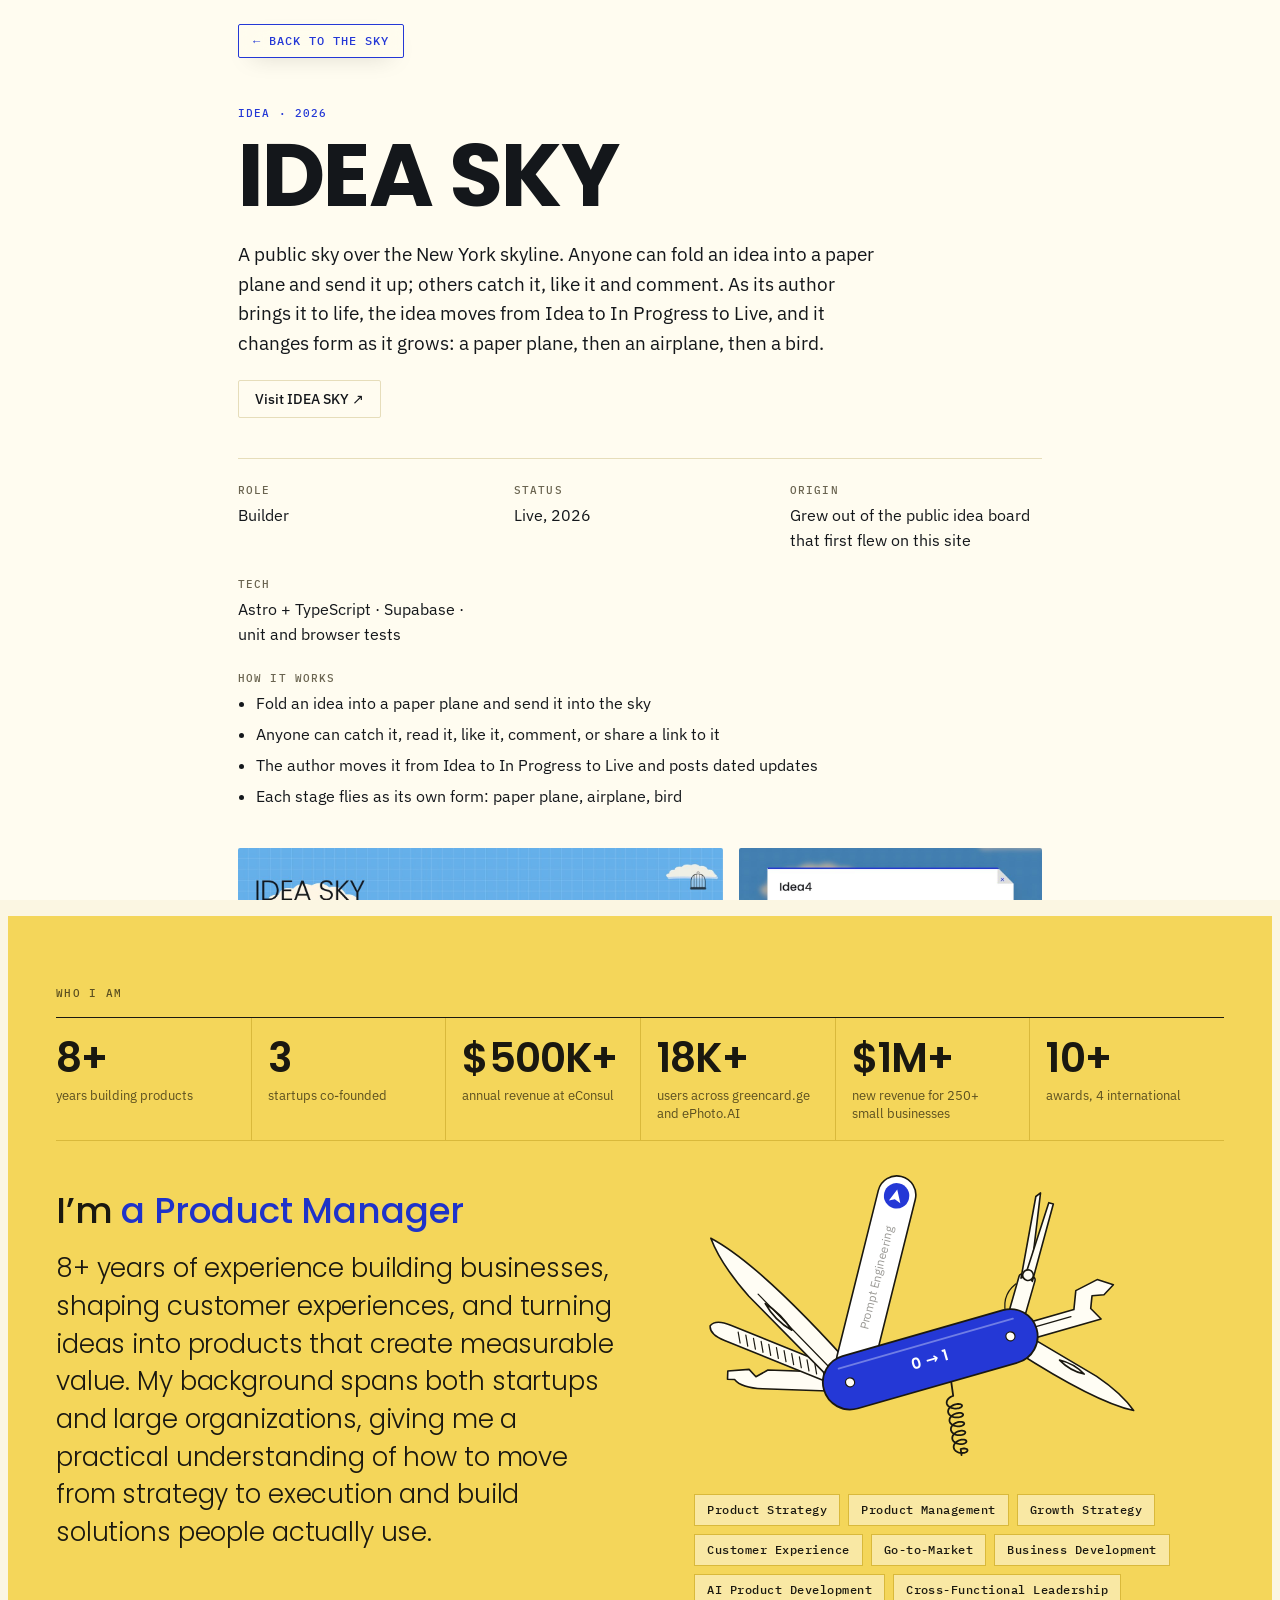
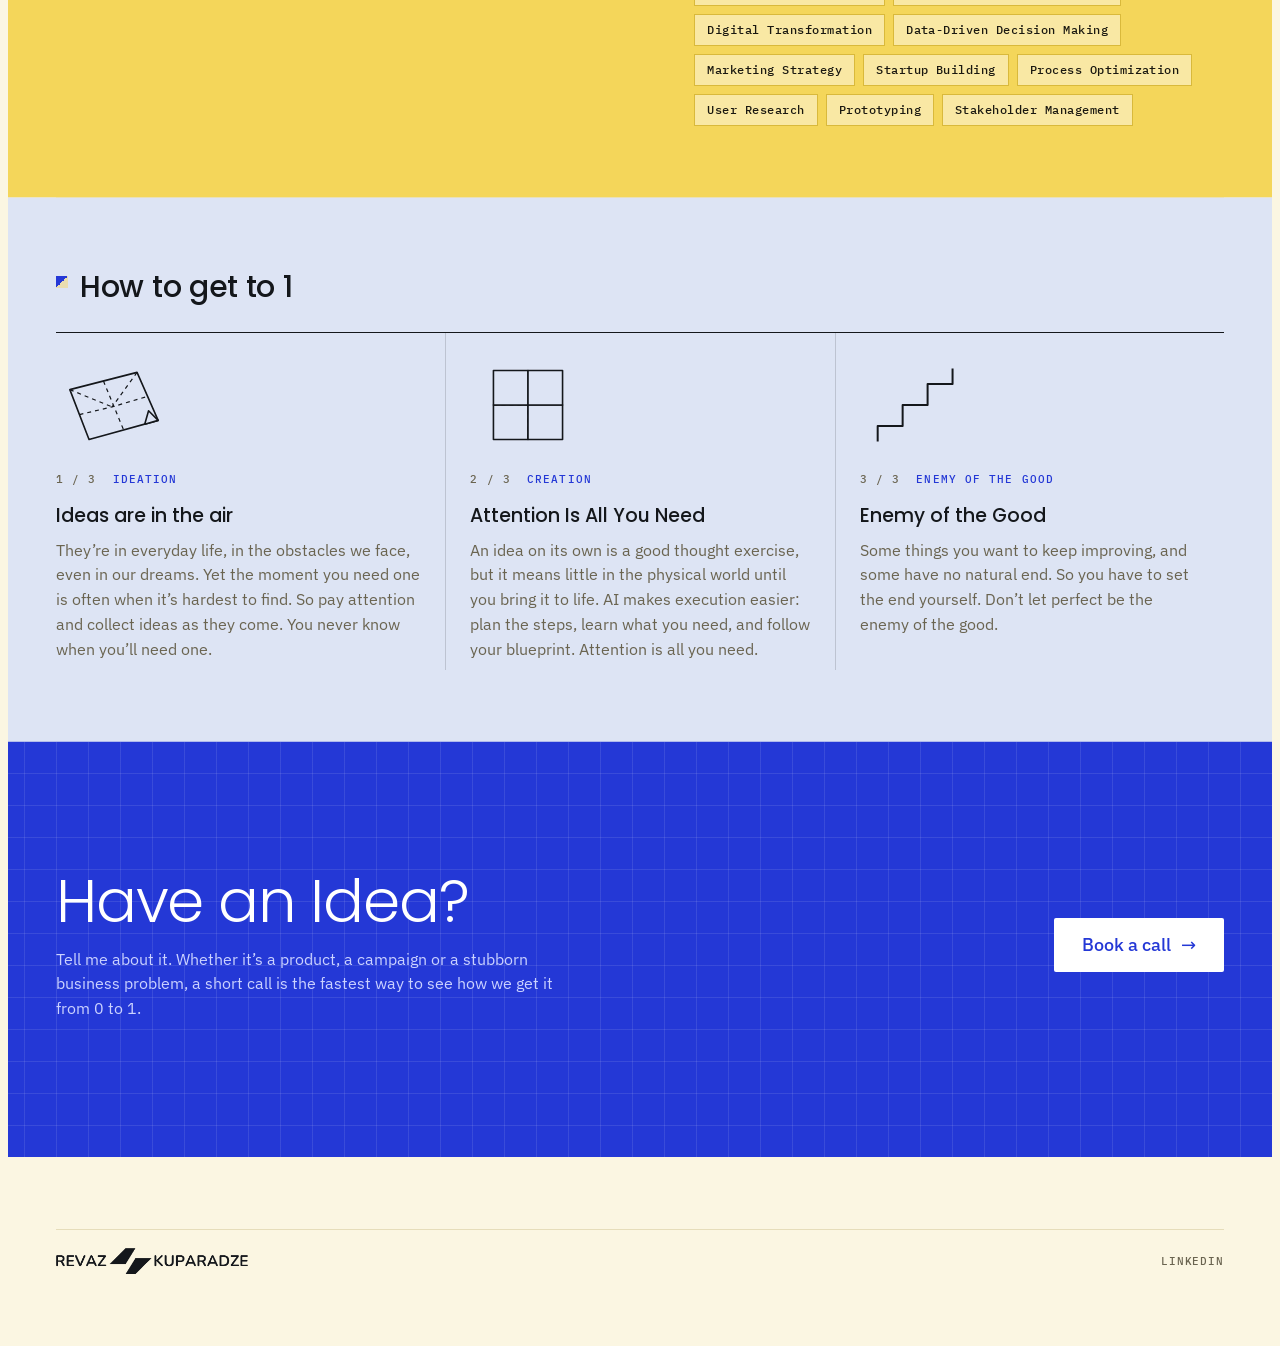
<file: ideasky/index.html>
<!DOCTYPE html><html lang="en"> <head><meta charset="utf-8"><meta name="viewport" content="width=device-width, initial-scale=1, viewport-fit=cover"><base href="/"><meta name="site-mode" content="paths"><title>IDEA SKY · Revaz Kuparadze</title><meta name="description" content="A public sky over the New York skyline. Anyone can fold an idea into a paper plane and send it up; others catch it, like it and comment. As its author…"><link rel="canonical" href="https://revazkuparadze.com/ideasky/"><meta property="og:type" content="website"><meta property="og:site_name" content="Revaz Kuparadze"><meta property="og:title" content="IDEA SKY · Revaz Kuparadze"><meta property="og:description" content="A public sky over the New York skyline. Anyone can fold an idea into a paper plane and send it up; others catch it, like it and comment. As its author…"><meta property="og:url" content="https://revazkuparadze.com/ideasky/"><meta property="og:image" content="https://revazkuparadze.com/ideas/ideasky-sky.jpg"><meta name="twitter:card" content="summary_large_image"><script type="application/ld+json">{"@context":"https://schema.org","@graph":[{"@type":"Person","name":"Revaz Kuparadze","alternateName":"Rez","url":"https://revazkuparadze.com/","image":"https://revazkuparadze.com/about/rez-portrait.jpg","jobTitle":"Founder and product lead","homeLocation":{"@type":"Place","name":"New York"},"sameAs":["https://www.linkedin.com/in/rkuparadze/"]},{"@type":"WebPage","name":"IDEA SKY · Revaz Kuparadze","url":"https://revazkuparadze.com/ideasky/","description":"A public sky over the New York skyline. Anyone can fold an idea into a paper plane and send it up; others catch it, like it and comment. As its author…"},{"@type":"CreativeWork","name":"IDEA SKY","description":"A public sky over the New York skyline. Anyone can fold an idea into a paper plane and send it up; others catch it, like it and comment. As its author brings it to life, the idea moves from Idea to In Progress to Live, and it changes form as it grows: a paper plane, then an airplane, then a bird.","url":"https://revazkuparadze.com/ideasky/","creator":{"@type":"Person","name":"Revaz Kuparadze"},"sameAs":"https://rezoro05.github.io/IDEASKY/"}]}</script><link rel="icon" href="favicon.ico" sizes="48x48"><link rel="icon" href="favicon-32.png" type="image/png" sizes="32x32"><link rel="apple-touch-icon" href="apple-touch-icon.png"><link rel="preload" href="fonts/poppins-latin-300-normal.woff2" as="font" type="font/woff2" crossorigin><link rel="preload" href="fonts/ibm-plex-sans-latin-400-normal.woff2" as="font" type="font/woff2" crossorigin><link rel="preload" href="fonts/ibm-plex-sans-latin-500-normal.woff2" as="font" type="font/woff2" crossorigin><link rel="preload" href="fonts/poppins-latin-700-normal.woff2" as="font" type="font/woff2" crossorigin><style>/* Self-hosted fonts (SIL Open Font License) */
@font-face { font-family: "Poppins"; font-style: normal; font-weight: 300; font-display: swap; src: url("fonts/poppins-latin-300-normal.woff2") format("woff2"); }
@font-face { font-family: "Poppins"; font-style: normal; font-weight: 500; font-display: swap; src: url("fonts/poppins-latin-500-normal.woff2") format("woff2"); }
@font-face { font-family: "Poppins"; font-style: normal; font-weight: 600; font-display: swap; src: url("fonts/poppins-latin-600-normal.woff2") format("woff2"); }
@font-face { font-family: "Poppins"; font-style: normal; font-weight: 700; font-display: swap; src: url("fonts/poppins-latin-700-normal.woff2") format("woff2"); }
@font-face { font-family: "IBM Plex Sans"; font-style: normal; font-weight: 400; font-display: swap; src: url("fonts/ibm-plex-sans-latin-400-normal.woff2") format("woff2"); }
@font-face { font-family: "IBM Plex Sans"; font-style: normal; font-weight: 500; font-display: swap; src: url("fonts/ibm-plex-sans-latin-500-normal.woff2") format("woff2"); }
@font-face { font-family: "IBM Plex Mono"; font-style: normal; font-weight: 400; font-display: swap; src: url("fonts/ibm-plex-mono-latin-400-normal.woff2") format("woff2"); }
@font-face { font-family: "IBM Plex Mono"; font-style: normal; font-weight: 500; font-display: swap; src: url("fonts/ibm-plex-mono-latin-500-normal.woff2") format("woff2"); }

/* Layout: a single plane field under a thin instrument bar; headline anchored bottom-left; plain idea list below as the no-motion baseline. */
:root {
  --brand-mask: url([data-uri]);
  --paper: #FBF6E2;
  --ink: #14171B;
  --graphite: #6A6450;
  --rule: #E6DDBA;
  --plane: #FFFDF4;
  --plane-edge: #14171B;
  --accent: #2438D6;
  --panel: #FFFCF0;
  --fold-hi: #FFFDF4;
  --fold-mid: #F4ECCD;
  --fold-lo: #E9DDB0;
  --fold-edge: #A89E7C;
  --tone-mist: #DDE4F4;
  --tone-stone: #F4D65A; --tone-sun-ink: #1A1810; --tone-sun-muted: #5C5020; --tone-sun-rule: #D9B93B;
  --tone-deep: #15181D; --tone-deep-ink: #EEF0EF; --tone-deep-muted: #9BA4AE; --tone-deep-rule: #2C323A; --tone-deep-accent: #93A0FF;
  --tone-cobalt: #2438D6; --tone-cobalt-ink: #FFFFFF; --tone-cobalt-muted: #CBD2FF; --tone-cobalt-rule: #4A5DE3;
  --font-display: "Poppins", "Avenir Next", "Segoe UI", system-ui, sans-serif;
  --font-body: "IBM Plex Sans", system-ui, -apple-system, "Segoe UI", sans-serif;
  --font-mono: "IBM Plex Mono", ui-monospace, "SF Mono", Menlo, monospace;
}
@media (prefers-color-scheme: dark) {
  :root:not([data-theme="light"]) {
    --paper: #14130E; --ink: #F1EEE2; --graphite: #A39D86; --rule: #2E2B20;
    --plane: #1E1C15; --plane-edge: #F1EEE2; --accent: #7C8CFF; --panel: #1A1812; --fold-hi: #2B281D; --fold-mid: #221F16; --fold-lo: #18160F; --tone-mist: #151B26; --tone-stone: #E9C940; --tone-sun-ink: #1A1810; --tone-sun-muted: #5C5020; --tone-sun-rule: #C9A92C; --tone-deep: #1C2229; --tone-deep-ink: #EEF0EF; --tone-deep-muted: #9BA4AE; --tone-deep-rule: #313840; --tone-deep-accent: #93A0FF; --tone-cobalt: #2E41D9; --tone-cobalt-ink: #FFFFFF; --tone-cobalt-muted: #CBD2FF; --tone-cobalt-rule: #5566E6; --fold-edge: #4A4533;
    color-scheme: dark;
  }
}
:root[data-theme="dark"] {
  --paper: #14130E; --ink: #F1EEE2; --graphite: #A39D86; --rule: #2E2B20;
  --plane: #1E1C15; --plane-edge: #F1EEE2; --accent: #7C8CFF; --panel: #1A1812; --fold-hi: #2B281D; --fold-mid: #221F16; --fold-lo: #18160F; --tone-mist: #151B26; --tone-stone: #E9C940; --tone-sun-ink: #1A1810; --tone-sun-muted: #5C5020; --tone-sun-rule: #C9A92C; --tone-deep: #1C2229; --tone-deep-ink: #EEF0EF; --tone-deep-muted: #9BA4AE; --tone-deep-rule: #313840; --tone-deep-accent: #93A0FF; --tone-cobalt: #2E41D9; --tone-cobalt-ink: #FFFFFF; --tone-cobalt-muted: #CBD2FF; --tone-cobalt-rule: #5566E6; --fold-edge: #4A4533;
  color-scheme: dark;
}
* { box-sizing: border-box; }
body { background: var(--paper); color: var(--ink); font: 400 16px/1.55 var(--font-body); }
.wrap { padding-inline: clamp(16px, 4vw, 48px); padding-block: 0 64px; max-width: 1280px; margin: 0 auto; }

.bar { display: flex; flex-wrap: wrap; gap: 8px 24px; justify-content: space-between; align-items: center;
  padding-block: 18px; border-bottom: 1px solid var(--rule);
  font: 500 11px/1.3 var(--font-mono); letter-spacing: .08em; text-transform: uppercase; color: var(--graphite); }
/* Header follows the scroll, full-width paper behind it */
.bar { position: sticky; top: 0; z-index: 8; background: var(--paper); box-shadow: 0 0 0 100vmax var(--paper); clip-path: inset(0 -100vmax); }
.bar strong { color: var(--ink); font-weight: 500; }

.field { position: relative; height: clamp(460px, 68vh, 720px); margin-top: 8px; overflow: hidden;
  touch-action: pan-y; border-bottom: 1px solid var(--rule); }
.field::before { content: ""; position: absolute; inset: 0; pointer-events: none;
  --grid: color-mix(in srgb, var(--ink) 6%, transparent);
  background-image: linear-gradient(var(--grid) 1px, transparent 1px), linear-gradient(90deg, var(--grid) 1px, transparent 1px);
  background-size: 32px 32px; background-position: -1px -1px; }

.thesis { position: absolute; left: 0; top: 36px; max-width: min(760px, 100%); pointer-events: none; z-index: 1; }
.thesis h1 { font: 300 clamp(34px, 6.4vw, 84px)/1.02 var(--font-display); letter-spacing: -.02em; margin: 0; text-wrap: balance; }
.thesis h1 b { font-weight: 700; color: var(--accent); }
.thesis p { margin: 14px 0 0; color: var(--graphite); max-width: 56ch; }
.thesis p b { color: var(--accent); font-weight: 600; }
.actions { display: flex; flex-wrap: wrap; gap: 12px 20px; align-items: center; margin-top: 22px; pointer-events: auto; }
.btn { display: inline-flex; align-items: center; gap: 10px; padding: 13px 20px; background: var(--ink); color: var(--paper);
  font: 500 14px/1 var(--font-body); text-decoration: none; border-radius: 2px; }
.btn:hover { background: var(--accent); color: #fff; }

.plane { position: absolute; left: 0; top: 0; z-index: 2; display: block; width: 0; height: 0;
  color: var(--ink); text-decoration: none; touch-action: none; user-select: none; -webkit-user-select: none;
  will-change: transform; outline: none; }
.plane .body { position: absolute; left: calc(var(--s) / -2); top: calc(var(--s) / -2); width: var(--s); height: var(--s); cursor: grab; }
.plane svg { width: 100%; height: 100%; display: block; overflow: visible; }
/* Planes: faceted paper dart, ink outline on warm paper; accent blue while hovered or held */
.plane .pf { fill: var(--plane); stroke: var(--plane-edge); stroke-width: 1.3; stroke-linejoin: round; transition: fill .2s, stroke .2s; }
.plane .tag { position: absolute; left: calc(var(--s) / 2 + 4px); top: -8px; white-space: nowrap;
  font: 500 11px/1 var(--font-mono); letter-spacing: .06em; text-transform: uppercase; color: var(--graphite);
  pointer-events: none; transition: color .2s; }
.plane.tag-left .tag { left: auto; right: calc(var(--s) / 2 + 4px); }
/* When a label moves to the other side of its plane (near the screen edge), it fades in there instead of jumping */
.plane .tag { animation: tag-in-right .3s ease-out; }
.plane.tag-left .tag { animation-name: tag-in-left; }
@keyframes tag-in-right { from { opacity: 0; } }
@keyframes tag-in-left { from { opacity: 0; } }
@media (prefers-reduced-motion: reduce) { .plane .tag { animation: none; } }
.plane:hover .tag, .plane:focus-visible .tag, .plane.held .tag { color: var(--accent); }
.plane:hover .pf, .plane:focus-visible .pf, .plane.held .pf { fill: var(--accent); stroke: var(--paper); }
.plane:focus-visible .body { outline: 2px solid var(--accent); outline-offset: 6px; border-radius: 50%; }
.plane.held .body { cursor: grabbing; }

.list-head { display: flex; justify-content: space-between; align-items: baseline; gap: 16px; margin: 56px 0 8px; flex-wrap: wrap; }
.list-head h2 { font: 500 22px/1.2 var(--font-display); margin: 0; }
.list-head span { font: 400 12px/1.3 var(--font-mono); color: var(--graphite); }
.ideas { list-style: none; margin: 0; padding: 0; }
.ideas li { border-top: 1px solid var(--rule); }
.ideas li:last-child { border-bottom: 1px solid var(--rule); }
.ideas a { display: grid; grid-template-columns: minmax(120px, 220px) 1fr auto; gap: 8px 24px; align-items: baseline;
  padding: 18px 0; color: inherit; text-decoration: none; }
.ideas a:hover .name, .ideas a:focus-visible .name { color: var(--accent); }
.ideas a:focus-visible { outline: 2px solid var(--accent); outline-offset: 4px; }
.ideas .name { font: 500 17px/1.3 var(--font-display); }
.ideas .line { color: var(--graphite); min-width: 0; }
.ideas .year { font: 400 12px/1 var(--font-mono); color: var(--graphite); font-variant-numeric: tabular-nums; }
@media (max-width: 640px) {
  .ideas a { grid-template-columns: 1fr auto; }
  .ideas .line { grid-column: 1 / -1; }
}

.sheet { position: fixed; inset: 0; z-index: 10; background: var(--panel); overflow: auto;
  clip-path: circle(0px at var(--ox, 50%) var(--oy, 50%)); transition: clip-path .7s cubic-bezier(.7,0,.2,1); }
.sheet.open { clip-path: circle(150% at var(--ox, 50%) var(--oy, 50%)); }
.sheet-inner { padding-inline: clamp(16px, 4vw, 48px); padding-block: 24px 64px; max-width: 900px; margin: 0 auto;
  opacity: 0; transform: translateY(12px); transition: opacity .4s .35s, transform .4s .35s; }
.sheet.open .sheet-inner { opacity: 1; transform: none; }
.sheet .back { font: 500 12px/1 var(--font-mono); letter-spacing: .08em; text-transform: uppercase; color: var(--graphite);
  background: none; border: 1px solid var(--rule); padding: 10px 14px; cursor: pointer; border-radius: 2px; }
.sheet .back { position: sticky; top: 16px; z-index: 3; background: var(--panel); box-shadow: 0 6px 18px -10px rgba(0,0,0,.35); }
.sheet .back:hover, .sheet .back:focus-visible { color: var(--accent); border-color: var(--accent); outline: none; }
.sheet .eyebrow { margin-top: 48px; font: 500 11px/1.3 var(--font-mono); letter-spacing: .1em; text-transform: uppercase; color: var(--accent); }
.sheet h2 { font: 700 clamp(40px, 8vw, 88px)/1 var(--font-display); letter-spacing: -.02em; margin: 12px 0 20px; text-wrap: balance; }
.sheet .lede { font-size: 19px; max-width: 58ch; margin: 0; }
.sheet-extra:empty { display: none; }
.sheet .highlight { margin: 28px 0 0; padding-left: 18px; border-left: 3px solid var(--accent); max-width: 40ch;
  font: 500 clamp(20px, 2.4vw, 26px)/1.3 var(--font-display); letter-spacing: -.01em; color: var(--ink); text-wrap: balance; }
.notice { margin-top: 32px; padding: 20px 22px; max-width: 66ch; border: 1px solid var(--rule); border-top: 3px solid var(--ink); background: var(--paper); }
.notice p { margin: 0; }
.notice .notice-label { margin-bottom: 8px; font: 500 11px/1.3 var(--font-mono); letter-spacing: .1em; text-transform: uppercase; color: var(--graphite); }
.notice blockquote { margin: 14px 0 0; padding-left: 14px; border-left: 2px solid var(--rule); font-style: italic; }
.notice .notice-cite { margin-top: 10px; font: 400 12px/1.5 var(--font-mono); color: var(--graphite); }
.notice .notice-cite a { color: var(--accent); }
.sheet-media .logo-card img { background: #fff; padding: 28px 24px; aspect-ratio: auto; border: 1px solid var(--rule); }
.sheet-media .logo-card img { max-height: 220px; object-fit: contain; } /* square logos stay a sensible size */
.facts { display: grid; grid-template-columns: repeat(auto-fit, minmax(200px, 1fr)); gap: 24px; margin-top: 40px; padding-top: 24px; border-top: 1px solid var(--rule); }
.facts dt { font: 500 11px/1.3 var(--font-mono); letter-spacing: .1em; text-transform: uppercase; color: var(--graphite); }
.facts dd { margin: 6px 0 0; }
.sheet-title-row { display: flex; align-items: center; gap: 18px; margin: 12px 0 20px; }
.sheet-title-row h2 { margin: 0; }
.sheet-icon { width: clamp(48px, 7vw, 72px); height: auto; aspect-ratio: 1; border-radius: 22%; flex: none; }
.sheet-icon[hidden], .sheet-link[hidden] { display: none; }
.sheet-link { display: inline-flex; align-items: center; gap: 8px; margin-top: 22px; padding: 11px 16px; border: 1px solid var(--rule); border-radius: 2px;
  color: var(--ink); text-decoration: none; font: 500 14px/1 var(--font-body); }
.sheet-link:hover, .sheet-link:focus-visible { border-color: var(--accent); color: var(--accent); outline: none; }
.facts dd ul { margin: 0; padding-left: 18px; }
.facts dd li + li { margin-top: 6px; }
.facts .span-all { grid-column: 1 / -1; }
.sheet-media { display: grid; grid-template-columns: 1.6fr 1fr; gap: 16px; margin-top: 40px; align-items: start; }
.sheet-media:empty { display: none; }
.sheet-media figure { margin: 0; }
.sheet-media figure:only-child { grid-column: 1 / -1; }
.sheet-media img { width: 100%; height: auto; display: block; border-radius: 2px; background: var(--rule); }
.sheet-media figcaption { margin-top: 8px; font: 400 12px/1.4 var(--font-mono); color: var(--graphite); }
@media (max-width: 640px) { .sheet-media { grid-template-columns: 1fr; } }


.band { padding-block: 72px 0; }
.band-head { display: flex; flex-wrap: wrap; justify-content: space-between; align-items: baseline; gap: 8px 32px; margin-bottom: 28px; }
.band-head h2 { font: 500 clamp(22px, 3vw, 30px)/1.15 var(--font-display); margin: 0; letter-spacing: -.01em; }
.band-head p { margin: 0; color: var(--graphite); max-width: 52ch; }
.path { list-style: none; margin: 0; padding: 0; display: grid; grid-template-columns: repeat(auto-fit, minmax(240px, 1fr)); gap: 0; border-top: 1px solid var(--ink); counter-reset: stage; }
.path li { padding: 24px 24px 8px 0; min-width: 0; counter-increment: stage; }
.path li + li { padding-left: 24px; border-left: 1px solid var(--rule); }
.path .step { font: 500 11px/1 var(--font-mono); letter-spacing: .1em; text-transform: uppercase; color: var(--accent); }
.path .step::before { content: counter(stage) " / 3  "; color: var(--graphite); white-space: pre; }
.path h3 { font: 500 19px/1.25 var(--font-display); margin: 14px 0 10px; }
.path p { margin: 0; color: var(--graphite); }
@media (max-width: 640px) { .path li + li { padding-left: 0; border-left: 0; border-top: 1px solid var(--rule); } }
.awards { list-style: none; margin: 0; padding: 0; }
.awards .award-row { grid-template-columns: 110px 1fr auto 20px; }
.awards li { border-top: 1px solid var(--rule); }
.awards li:last-child { border-bottom: 1px solid var(--rule); }
.award-row { width: 100%; display: grid; grid-template-columns: 80px 1fr auto 20px; gap: 16px; align-items: baseline; padding: 14px 0;
  background: none; border: 0; color: inherit; font: inherit; text-align: left; cursor: pointer; }
.award-row:hover .what, .award-row[aria-expanded="true"] .what { color: var(--accent); }
.award-row:focus-visible { outline: 2px solid var(--accent); outline-offset: 2px; }
.awards .what { min-width: 0; }
.awards .when { font: 400 13px/1 var(--font-mono); color: var(--graphite); font-variant-numeric: tabular-nums; }
.chev { width: 10px; height: 10px; border-right: 1.5px solid var(--graphite); border-bottom: 1.5px solid var(--graphite); transform: rotate(45deg) translateY(-3px); transition: transform .3s; justify-self: end; }
.award-row[aria-expanded="true"] .chev { transform: rotate(225deg); }
.award-panel { display: grid; grid-template-rows: 0fr; transition: grid-template-rows .45s cubic-bezier(.7,0,.2,1); }
.award-panel.open { grid-template-rows: 1fr; }
.panel-clip { overflow: hidden; min-height: 0; }
.panel-inner { display: flex; flex-wrap: wrap; align-items: end; gap: 16px 24px; padding: 4px 0 20px 96px; transform-origin: top; transform: perspective(600px) rotateX(-70deg); opacity: 0; transition: transform .5s cubic-bezier(.2,.8,.2,1), opacity .3s; }
.award-panel.open .panel-inner { transform: none; opacity: 1; }
.frame { position: relative; width: min(360px, 100%); aspect-ratio: 4 / 3; display: flex; flex-direction: column; justify-content: end; gap: 4px; padding: 14px;
  background: linear-gradient(135deg, var(--fold-hi) 0 50%, var(--fold-lo) 50% 100%); border: 1px solid var(--rule); max-width: 100%; }
.frame::after { content: ""; position: absolute; top: -1px; right: -1px; width: 28px; height: 28px; background: linear-gradient(225deg, var(--paper) 0 50%, var(--fold-lo) 50%); }
.frame span { font: 500 13px/1.3 var(--font-display); }
.frame small { font: 400 11px/1.3 var(--font-mono); color: var(--graphite); }
.frame.photo { padding: 0; aspect-ratio: auto; background: none; overflow: hidden; }
.frame.photo img { display: block; width: 100%; height: auto; }
.prose-photo { margin: 20px 0 8px; max-width: 320px; }
.prose-photo img { display: block; width: 100%; height: auto; border: 1px solid var(--rule); }
.prose-photo figcaption { margin-top: 8px; font: 400 12px/1.4 var(--font-mono); color: var(--graphite); }
.frame.video { padding: 0; overflow: hidden; display: block; text-decoration: none; color: inherit; }
.frame.video img { position: absolute; inset: 0; width: 100%; height: 100%; object-fit: cover; z-index: 1; }
.frame.video .v-fallback { position: absolute; left: 14px; bottom: 14px; font: 500 13px/1.3 var(--font-display); }
.frame.video .play { position: absolute; left: 50%; top: 50%; z-index: 2; width: 56px; height: 56px; margin: -28px 0 0 -28px; border-radius: 50%; background: rgba(20,23,27,.72); transition: transform .2s, background-color .2s; }
.frame.video .play::after { content: ""; position: absolute; left: 22px; top: 17px; border-left: 16px solid #fff; border-top: 11px solid transparent; border-bottom: 11px solid transparent; }
.frame.video:hover .play, .frame.video:focus-visible .play { transform: scale(1.1); background: var(--accent); }
.frame.video:focus-visible { outline: 2px solid var(--accent); outline-offset: 3px; }
.frame.video::after { z-index: 3; }
.panel-link { background: none; border: 0; padding: 0; font: 500 13px/1 var(--font-mono); color: var(--accent); cursor: pointer; }
.panel-link:hover { text-decoration: underline; }
@media (max-width: 640px) { .panel-inner { padding-left: 0; } .award-row { grid-template-columns: 64px 1fr auto 16px; gap: 10px; } }

.f-hi { fill: var(--fold-hi); stroke: var(--fold-edge); stroke-width: 1; stroke-linejoin: round; }
.f-lo { fill: var(--fold-lo); stroke: var(--fold-edge); stroke-width: 1; stroke-linejoin: round; }
.work { position: relative; }
.work::after { content: ""; position: absolute; top: -1px; right: -1px; width: 22px; height: 22px;
  background: linear-gradient(225deg, var(--paper) 0 50%, var(--fold-lo) 50%); border-left: 1px solid var(--rule); border-bottom: 1px solid var(--rule); transition: width .25s, height .25s; }
.work:hover::after, .work:focus-visible::after { width: 34px; height: 34px; }
.band-head h2::before { content: ""; display: inline-block; width: 12px; height: 12px; margin-right: 12px; vertical-align: calc(.7em - 12px);
  background: linear-gradient(135deg, var(--accent) 0 50%, var(--fold-lo) 50%); }
.closing { position: relative; }
.medal { font: 500 11px/1 var(--font-mono); letter-spacing: .1em; text-transform: uppercase; color: var(--graphite); }
.medal.gold { color: var(--accent); }
.craft { display: grid; grid-template-columns: repeat(auto-fit, minmax(240px, 1fr)); gap: 16px; align-items: start; }
.work { display: flex; flex-direction: column; gap: 10px; padding: 20px; border: 1px solid var(--rule); color: inherit; text-decoration: none; min-width: 0; transition: border-color .2s; }
.work:hover, .work:focus-visible { border-color: var(--accent); outline: none; }
.work .client { font: 500 16px/1.25 var(--font-display); }
.work .brief { color: var(--graphite); flex: 1; }
.work .role { font: 400 11px/1.3 var(--font-mono); letter-spacing: .06em; text-transform: uppercase; color: var(--graphite); }
.closing { padding-block: 96px 24px; }
.closing h2 { font: 300 clamp(32px, 5vw, 60px)/1.05 var(--font-display); margin: 0; letter-spacing: -.02em; text-wrap: balance; }
.closing p { color: var(--graphite); max-width: 50ch; margin: 14px 0 0; }
.foot { display: flex; flex-wrap: wrap; justify-content: space-between; gap: 8px; margin-top: 72px; padding-top: 18px; border-top: 1px solid var(--rule);
  font: 500 11px/1.3 var(--font-mono); letter-spacing: .08em; text-transform: uppercase; color: var(--graphite); }

.brand { display: inline-block; height: 18px; aspect-ratio: 732 / 99; max-width: 100%; background: var(--ink);
  -webkit-mask: var(--brand-mask) center / contain no-repeat; mask: var(--brand-mask) center / contain no-repeat; }
.foot { align-items: center; }
.foot .brand { height: 26px; width: 192px; flex: none; }
@media (max-width: 560px) { .foot { flex-direction: column; align-items: center; text-align: center; gap: 14px; } }
.home-link { display: inline-flex; align-items: center; flex: none; }
.home-link .brand { height: 24px; width: 178px; flex: none; }
.critter { width: 96px; height: 80px; display: block; margin-bottom: 12px; overflow: visible; }
.f-mid { fill: var(--fold-mid); stroke: var(--fold-edge); stroke-width: 1; stroke-linejoin: round; }
.critter .f-hi, .critter .f-mid, .critter .f-lo { transition: transform .4s; }
.path li:hover .critter { transform: translateY(-4px) rotate(-3deg); }
.critter { transition: transform .4s cubic-bezier(.2,.8,.2,1); }
.turtle { width: 110px; height: 92px; margin: 0; }

/* Line-art figures: ink outlines on paper, one stroke weight, no shading */
.critter .f-hi, .critter .f-mid, .critter .f-lo, .critter .f-accent {
  fill: var(--paper); stroke: var(--ink); stroke-width: 1.6; stroke-linejoin: round; stroke-linecap: round; vector-effect: non-scaling-stroke; }
.path li:hover .critter .f-hi, .path li:hover .critter .f-mid, .path li:hover .critter .f-lo, .path li:hover .critter .f-accent { stroke: var(--accent); }

.bar .home-link { display: inline-flex; }
.nav { display: flex; gap: 20px; align-items: center; flex-wrap: wrap; }
.nav a { color: var(--graphite); text-decoration: none; font: 500 11px/1 var(--font-mono); letter-spacing: .08em; text-transform: uppercase; }
.nav a:hover, .nav a:focus-visible, .nav a[aria-current="page"] { color: var(--ink); }
/* Touch: at least 44px tall hit areas, without moving the layout */
.nav a, .foot a { display: inline-block; padding: 17px 5px; margin: -17px -5px; }
.home-link { padding-block: 13px; margin-block: -13px; }
.nav .nav-cta { color: var(--accent); }
/* Phones: logo and menu on one line */
@media (max-width: 560px) {
  .bar { flex-wrap: nowrap; gap: 12px; }
  .home-link .brand { height: 18px; width: 133px; }
  .nav { flex-wrap: nowrap; gap: 14px; }
  .nav a { font-size: 10px; letter-spacing: .05em; white-space: nowrap; }
}
@media (max-width: 370px) {
  .home-link .brand { height: 15px; width: 111px; }
  .nav { gap: 10px; }
  .nav a { letter-spacing: .02em; }
}
.page-head { padding-block: 56px 8px; }
.page-head h1 { font: 300 clamp(40px, 7vw, 88px)/1 var(--font-display); letter-spacing: -.02em; margin: 0; }
.page-head p { color: var(--graphite); max-width: 60ch; margin: 18px 0 0; font-size: 18px; }
.work .watch { font: 500 12px/1 var(--font-mono); color: var(--accent); }
.chip { align-self: start; font: 500 10px/1 var(--font-mono); letter-spacing: .1em; text-transform: uppercase; color: var(--accent); border: 1px solid currentColor; padding: 5px 7px; }
.photos { display: flex; gap: 16px; overflow-x: auto; scroll-snap-type: x mandatory; padding-bottom: 14px; scrollbar-width: thin; scrollbar-color: var(--fold-edge) transparent; }
.photos:focus-visible { outline: 2px solid var(--accent); outline-offset: 4px; }
.photo { margin: 0; flex: 0 0 clamp(220px, 28vw, 320px); scroll-snap-align: start; }
.photo .frame { width: 100%; aspect-ratio: 1; }
.photo figcaption { margin-top: 8px; font: 400 12px/1.3 var(--font-mono); color: var(--graphite); }
.credential { margin-top: 40px; font: 400 13px/1.5 var(--font-mono); color: var(--graphite); }
.prose { max-width: 64ch; padding-top: 24px; }
.prose h2 { font: 500 22px/1.25 var(--font-display); margin: 40px 0 10px; }
.prose p { margin: 0; font-size: 17px; }
.foot a { color: var(--graphite); text-decoration: none; }
.foot a:hover, .foot a:focus-visible { color: var(--accent); }

/* Intro: the logo mark appears, then REVAZ unfolds to the left and KUPARADZE to the right; then the page shows.
   The three parts are slices of the one logo image (x ranges 0–197, 197–369, 369–732 of 732 px). CSS only, removes itself. */
.loader { position: fixed; inset: 0; z-index: 50; display: grid; place-items: center; background: var(--paper);
  animation: loader-out .45s ease 1.75s forwards; pointer-events: none; }
.ld-logo { --L: min(80vw, 480px); display: flex; height: calc(var(--L) * 99 / 732); }
.ld-part { display: block; height: 100%; background: var(--ink); -webkit-mask: var(--brand-mask) no-repeat; mask: var(--brand-mask) no-repeat;
  -webkit-mask-size: var(--L) 100%; mask-size: var(--L) 100%; }
.ld-first { width: calc(var(--L) * 197 / 732); -webkit-mask-position: 0 0; mask-position: 0 0;
  clip-path: inset(0 0 0 100%); animation: ld-reveal-left .6s cubic-bezier(.2,.8,.2,1) .7s forwards; }
.ld-mark { width: calc(var(--L) * 172 / 732); -webkit-mask-position: calc(var(--L) * -197 / 732) 0; mask-position: calc(var(--L) * -197 / 732) 0;
  /* starts centred on screen (the mark's centre sits 82 px right of the logo's centre), then settles into place */
  opacity: 0; transform: translateX(calc(var(--L) * 82 / 732)) scale(.6);
  animation: ld-mark-in .45s cubic-bezier(.2,.8,.2,1) .1s forwards, ld-mark-settle .6s cubic-bezier(.2,.8,.2,1) .7s forwards; }
.ld-last { width: calc(var(--L) * 363 / 732); -webkit-mask-position: calc(var(--L) * -369 / 732) 0; mask-position: calc(var(--L) * -369 / 732) 0;
  clip-path: inset(0 100% 0 0); animation: ld-reveal-right .6s cubic-bezier(.2,.8,.2,1) .7s forwards; }
@keyframes ld-mark-in { to { opacity: 1; transform: translateX(calc(var(--L) * 82 / 732)) scale(1); } }
@keyframes ld-mark-settle { from { opacity: 1; transform: translateX(calc(var(--L) * 82 / 732)); } to { opacity: 1; transform: none; } }
@keyframes ld-reveal-left { to { clip-path: inset(0); } }
@keyframes ld-reveal-right { to { clip-path: inset(0); } }
@keyframes loader-out { to { opacity: 0; visibility: hidden; } }
.tag-inst { font: 500 10px/1 var(--font-mono); letter-spacing: .12em; text-transform: uppercase; color: var(--graphite); border: 1px solid var(--rule); padding: 5px 8px; white-space: nowrap; }
.lineage { list-style: none; margin: 0; padding: 0; display: grid; grid-template-columns: repeat(6, minmax(0, 1fr)); position: relative; }
.lineage::before { content: ""; position: absolute; left: 0; right: 0; top: 34px; border-top: 1px solid var(--ink); }
.node { position: relative; display: flex; flex-direction: column; gap: 6px; padding-right: 16px; min-width: 0; }
.node .yr { font: 500 11px/1 var(--font-mono); letter-spacing: .08em; color: var(--graphite); font-variant-numeric: tabular-nums; height: 22px; }
.node .dot { width: 11px; height: 11px; background: var(--paper); border: 1.5px solid var(--ink); transform: rotate(45deg); margin: 0 0 12px 1px; }
.node.now .dot { background: var(--accent); border-color: var(--accent); }
/* "Now" pulses like a live location pin */
.node.now .dot { animation: now-blink 1.6s ease-in-out infinite; }
@media (min-width: 761px) { .node.now .dot { position: relative; } }
.node.now .dot::after { content: ""; position: absolute; inset: -5px; border: 1.5px solid var(--accent); animation: now-ring 1.6s ease-out infinite; }
@keyframes now-blink { 0%, 100% { opacity: 1; } 50% { opacity: .35; } }
@keyframes now-ring { from { transform: scale(.6); opacity: .9; } to { transform: scale(1.9); opacity: 0; } }
@media (prefers-reduced-motion: reduce) { .node.now .dot, .node.now .dot::after { animation: none; } }
.node .n-name { font: 500 17px/1.2 var(--font-display); }
.node .n-desc { color: var(--graphite); font-size: 14px; }
.node-btn { display: flex; flex-direction: column; gap: 6px; width: 100%; padding: 0; margin: 0; background: none; border: 0; text-align: left; color: inherit; font: inherit; cursor: pointer; }
.node-btn:hover .n-name, .node-btn:focus-visible .n-name, .node-btn[aria-expanded="true"] .n-name { color: var(--accent); }
.node-btn:focus-visible { outline: 2px solid var(--accent); outline-offset: 6px; }
.node-btn[aria-expanded="true"] .dot { background: var(--accent); border-color: var(--accent); }
/* Hover: the path point lights up and grows, so it reads as clickable */
.node .dot { transition: transform .2s cubic-bezier(.2,.8,.2,1), background-color .2s, border-color .2s, box-shadow .2s; }
.node-btn:hover .dot, .node-btn:focus-visible .dot { background: var(--accent); border-color: var(--accent); transform: rotate(45deg) scale(1.45); box-shadow: 0 0 0 4px color-mix(in srgb, var(--accent) 22%, transparent); }
.node-btn:hover .n-more { text-decoration: underline; text-underline-offset: 3px; }
.node-btn:hover .n-desc { color: var(--ink); }
.n-more { font: 500 10px/1 var(--font-mono); letter-spacing: .1em; text-transform: uppercase; color: var(--accent); margin-top: 4px; }
.node-btn[aria-expanded="true"] .n-more { visibility: hidden; }
.branches .b-link { display: flex; flex-direction: column; gap: 2px; text-align: left; font: inherit; color: inherit; }
.branches .b-link:hover .b-name { color: var(--accent); text-decoration: underline; }
.stop-panel { display: grid; grid-template-rows: 0fr; transition: grid-template-rows .45s cubic-bezier(.7,0,.2,1); }
.stop-panel.open { grid-template-rows: 1fr; }
.stop-inner { display: grid; grid-template-columns: minmax(0, 1.3fr) minmax(0, 1fr); gap: 24px 40px; margin-top: 28px; padding: 26px 28px; background: var(--plane); color: var(--plane-edge); border-top: 3px solid var(--accent);
  transform-origin: top; transform: perspective(700px) rotateX(-60deg); opacity: 0; transition: transform .5s cubic-bezier(.2,.8,.2,1), opacity .3s; }
.stop-panel.open .stop-inner { transform: none; opacity: 1; }
.stop-inner:not(:has(figure)) { grid-template-columns: 1fr; }
.stop-inner h3 { margin: 0 0 4px; font: 500 24px/1.2 var(--font-display); }
.stop-inner .s-role { margin: 0 0 14px; font: 400 12px/1.4 var(--font-mono); color: color-mix(in srgb, var(--plane-edge) 60%, var(--plane)); }
.stop-inner p { margin: 0 0 12px; max-width: 60ch; }
.stop-inner ul { margin: 0 0 14px; padding-left: 18px; }
.stop-inner li + li { margin-top: 5px; }
.s-awards-h { margin: 16px 0 8px; font: 500 10px/1 var(--font-mono); letter-spacing: .12em; text-transform: uppercase; color: color-mix(in srgb, var(--plane-edge) 60%, var(--plane)); }
.s-awards { list-style: none; padding: 0 !important; }
.s-awards li { display: grid; grid-template-columns: 96px 1fr auto; gap: 12px; align-items: baseline; padding: 8px 0; border-top: 1px solid color-mix(in srgb, var(--plane-edge) 12%, var(--plane)); margin: 0 !important; }
.s-awards .medal { color: var(--accent); }
.s-awards .when { font: 400 12px/1 var(--font-mono); color: color-mix(in srgb, var(--plane-edge) 60%, var(--plane)); }
.s-links { display: flex; flex-wrap: wrap; gap: 10px 18px; margin-top: 10px; }
.stop-inner figure { margin: 0; }
.stop-inner figure img { display: block; width: 100%; height: auto; max-height: 420px; object-fit: cover; }
/* A stop photo that opens something: the whole picture is the button */
.panel-photo { display: block; width: 100%; padding: 0; border: 0; background: none; cursor: pointer; text-decoration: none; }
.panel-photo img { transition: transform .3s, box-shadow .3s; }
.panel-photo:hover img, .panel-photo:focus-visible img { transform: translateY(-2px); box-shadow: 0 10px 24px -14px rgba(0,0,0,.45); }
.panel-photo:hover { text-decoration: none; }
.panel-photo:focus-visible { outline: 2px solid var(--accent); outline-offset: 3px; }
.stop-inner figcaption { margin-top: 8px; font: 400 12px/1.4 var(--font-mono); color: color-mix(in srgb, var(--plane-edge) 60%, var(--plane)); }
@media (max-width: 760px) { .stop-inner { grid-template-columns: 1fr; padding: 20px 18px; margin-top: 14px; } .s-awards li { grid-template-columns: 1fr auto; } .s-awards .medal { grid-column: 1 / -1; } }
@media (prefers-reduced-motion: reduce) { .stop-panel, .stop-inner { transition: none; } }
.branches { list-style: none; margin: 12px 0 0; padding: 0 0 0 14px; border-left: 1px dashed var(--fold-edge); display: flex; flex-direction: column; gap: 10px; }
.branch { display: flex; flex-direction: column; gap: 2px; }
.b-name { font: 500 14px/1.2 var(--font-display); }
.b-desc { font: 400 11px/1.3 var(--font-mono); color: var(--graphite); }
@media (max-width: 760px) {
  .lineage { grid-template-columns: 1fr; gap: 22px; padding-left: 26px; }
  .lineage::before { left: 5px; right: auto; top: 0; bottom: 0; border-top: 0; border-left: 1px solid var(--ink); }
  .node .yr { height: auto; }
  .node .dot { position: absolute; left: -26px; top: 0; margin: 0; }
}

/* Section tones: each band re-scopes the palette tokens, so every child restyles itself */
.tone { background: var(--paper); color: var(--ink); box-shadow: 0 0 0 100vmax var(--paper); clip-path: inset(0 -100vmax); }
.band.tone { margin-top: 0; padding-block: 72px; }
.band.tone + .band:not(.tone) { padding-top: 80px; }
.tone-mist { --paper: var(--tone-mist); --rule: color-mix(in srgb, var(--ink) 16%, var(--tone-mist)); --fold-hi: var(--tone-mist); }
.tone-stone { --paper: var(--tone-stone); --ink: var(--tone-sun-ink); --graphite: var(--tone-sun-muted); --rule: var(--tone-sun-rule); --accent: #1F33C9; --fold-edge: var(--tone-sun-muted); color-scheme: light; }
.tone-cobalt { --paper: var(--tone-cobalt); --ink: var(--tone-cobalt-ink); --graphite: var(--tone-cobalt-muted); --rule: var(--tone-cobalt-rule); --accent: var(--tone-cobalt-ink); --fold-edge: var(--tone-cobalt-muted); }
.tone-cobalt .btn { background: var(--tone-cobalt-ink); color: var(--tone-cobalt); }
.tone-cobalt .btn:hover, .tone-cobalt .btn:focus-visible { background: transparent; color: var(--tone-cobalt-ink); box-shadow: inset 0 0 0 1.5px var(--tone-cobalt-ink); }
.tone-cobalt .band-head h2::before, .tone-cobalt h2::before { background: var(--tone-cobalt-ink); }
.closing.tone { padding-block: 96px; }
/* About: breathing room between sections */
#view-about .page-head { padding-bottom: 48px; }
.about-closing { display: grid; grid-template-columns: minmax(0, 1fr) minmax(0, 520px); gap: 32px 48px; align-items: center; }
.about-portrait { margin: 0; }
.about-portrait img { display: block; width: 100%; max-width: 440px; height: auto; margin-left: auto; }
.closing.about-closing { padding-bottom: 0; }
.about-closing .about-portrait { align-self: end; }
.about-closing > div { padding-bottom: 96px; }
@media (max-width: 760px) { .about-closing > div { padding-bottom: 8px; } .about-portrait img { margin: 0 auto; max-width: 320px; } }
@media (max-width: 760px) { .about-closing { grid-template-columns: 1fr; } }
#view-about .prose { padding-top: 72px; padding-bottom: 104px; }
.closing.gridded { padding-block: 128px 136px; }
html, body { overflow-x: clip; }
/* Same light line grid as the hero, carried across the full-bleed cobalt band */
.closing.gridded::before { content: ""; position: absolute; top: 0; bottom: 0; left: -100vmax; right: -100vmax; pointer-events: none;
  --grid: color-mix(in srgb, var(--ink) 10%, transparent);
  background-image: linear-gradient(var(--grid) 1px, transparent 1px), linear-gradient(90deg, var(--grid) 1px, transparent 1px);
  background-size: 32px 32px; background-position: 0 -1px; }
.closing-grid { position: relative; z-index: 1; }

/* Folded craft cards: a paper strip that unfolds on click */
.work.fold { padding: 0; gap: 0; }
.fold-head { width: 100%; display: grid; grid-template-columns: 1fr auto; grid-template-areas: "chip icon" "client icon" "role icon"; gap: 8px 12px; align-items: center;
  padding: 18px 20px; background: none; border: 0; color: inherit; font: inherit; text-align: left; cursor: pointer; position: relative; }
.fold-head .chip { grid-area: chip; justify-self: start; }
.fold-head .client { grid-area: client; }
.fold-head .role { grid-area: role; }
.fold-icon { grid-area: icon; width: 18px; height: 18px; position: relative; }
.fold-icon::before, .fold-icon::after { content: ""; position: absolute; left: 3px; right: 3px; top: 8px; border-top: 1.5px solid var(--ink); transition: transform .3s; }
.fold-icon::after { transform: rotate(90deg); }
.fold.open .fold-icon::after { transform: rotate(0deg); }
.fold:not(.open) .fold-head::after { content: ""; position: absolute; left: 20px; right: 20px; bottom: 0; border-top: 1px dashed var(--fold-edge); opacity: .7; }
.fold-head:focus-visible { outline: 2px solid var(--accent); outline-offset: -4px; }
.fold-body { display: grid; grid-template-rows: 0fr; transition: grid-template-rows .5s cubic-bezier(.7,0,.2,1); }
.fold.open .fold-body { grid-template-rows: 1fr; }
.fold-inner { display: flex; flex-direction: column; gap: 14px; padding: 0 20px 20px; transform-origin: top; transform: perspective(700px) rotateX(-85deg); opacity: 0;
  transition: transform .55s cubic-bezier(.2,.8,.2,1), opacity .3s; }
.fold.open .fold-inner { transform: none; opacity: 1; }
.fold-inner .brief { color: var(--graphite); padding-top: 14px; }
.fold-inner .frame { width: 100%; aspect-ratio: 16 / 9; }
.fold:hover, .fold.open { border-color: var(--accent); }
/* Company logo strip: grayscale at rest, full color on hover; each links to the company */
.logos { padding-block: 40px 48px; }
.logos-title { margin: 0 0 18px; font: 500 11px/1 var(--font-mono); letter-spacing: .12em; text-transform: uppercase; color: var(--graphite); }
.logo-row { list-style: none; margin: 0; padding: 0; display: grid; grid-template-columns: repeat(6, minmax(0, 1fr)); border-top: 1px solid var(--rule); border-bottom: 1px solid var(--rule); }
.logo-slot { min-width: 0; }
.logo-slot + .logo-slot { border-left: 1px solid var(--rule); }
.logo-slot a { height: 100%; display: flex; flex-direction: column; align-items: center; justify-content: center; gap: 10px; min-height: 108px; padding: 18px 12px;
  text-align: center; color: inherit; text-decoration: none; transition: background-color .25s; }
.logo-slot a:hover, .logo-slot a:focus-visible { background: color-mix(in srgb, var(--ink) 4%, transparent); outline: none; }
.logo-slot a:focus-visible { box-shadow: inset 0 0 0 2px var(--accent); }
.logo-slot img { height: 34px; width: auto; max-width: 100%; object-fit: contain; filter: brightness(0); opacity: .5; transition: filter .3s, opacity .3s; }
.logo-slot a:hover img, .logo-slot a:focus-visible img { filter: brightness(1); opacity: 1; }
.logo-name { font: 600 clamp(15px, 1.6vw, 19px)/34px var(--font-display); letter-spacing: -.01em; overflow-wrap: anywhere; opacity: .5; transition: opacity .3s; }
.logo-slot a:hover .logo-name, .logo-slot a:focus-visible .logo-name { opacity: 1; }
.logo-role { font: 400 10px/1.2 var(--font-mono); letter-spacing: .08em; text-transform: uppercase; color: var(--graphite); }
@media (prefers-color-scheme: dark) {
  :root:not([data-theme="light"]) .logo-slot img { filter: brightness(0) invert(1); opacity: .55; }
  :root:not([data-theme="light"]) .logo-slot a:hover img, :root:not([data-theme="light"]) .logo-slot a:focus-visible img { filter: brightness(1) invert(0); opacity: 1; }
}
:root[data-theme="dark"] .logo-slot img { filter: brightness(0) invert(1); opacity: .55; }
:root[data-theme="dark"] .logo-slot a:hover img, :root[data-theme="dark"] .logo-slot a:focus-visible img { filter: brightness(1) invert(0); opacity: 1; }
@media (max-width: 900px) {
  .logo-row { grid-template-columns: repeat(3, minmax(0, 1fr)); }
  .logo-slot + .logo-slot { border-left: 0; }
  .logo-slot:not(:nth-child(3n+1)) { border-left: 1px solid var(--rule); }
  .logo-slot:nth-child(n+4) { border-top: 1px solid var(--rule); }
}
@media (max-width: 520px) {
  .logo-row { grid-template-columns: repeat(2, minmax(0, 1fr)); }
  .logo-slot:not(:nth-child(3n+1)) { border-left: 0; }
  .logo-slot:nth-child(even) { border-left: 1px solid var(--rule); }
  .logo-slot:nth-child(n+3) { border-top: 1px solid var(--rule); }
}

.critter .il-line { fill: none; stroke: var(--ink); stroke-width: 1.6; stroke-linejoin: round; stroke-linecap: round; vector-effect: non-scaling-stroke; }
.critter .il-crease { fill: none; stroke: var(--ink); stroke-width: 1.2; stroke-dasharray: 4 4; vector-effect: non-scaling-stroke; }
.path li:hover .critter .il-line, .path li:hover .critter .il-crease { stroke: var(--accent); }

/* Dark mode hover: logos with dark lettering swap to a white-lettered version */
.logo-slot img.on-dark { display: none; }
@media (prefers-color-scheme: dark) {
  :root:not([data-theme="light"]) .logo-slot a:has(.on-dark):hover img:not(.on-dark),
  :root:not([data-theme="light"]) .logo-slot a:has(.on-dark):focus-visible img:not(.on-dark) { display: none; }
  :root:not([data-theme="light"]) .logo-slot a:hover img.on-dark,
  :root:not([data-theme="light"]) .logo-slot a:focus-visible img.on-dark { display: block; }
}
:root[data-theme="dark"] .logo-slot a:has(.on-dark):hover img:not(.on-dark),
:root[data-theme="dark"] .logo-slot a:has(.on-dark):focus-visible img:not(.on-dark) { display: none; }
:root[data-theme="dark"] .logo-slot a:hover img.on-dark,
:root[data-theme="dark"] .logo-slot a:focus-visible img.on-dark { display: block; }

/* Step 1 hover: the sheet appears out of thin air, opens up, then its creases and corner fold in */
.path li:hover .ill-paper { transform: none; }
.ill-paper .ps, .ill-paper .ps polygon:last-child { transform-box: fill-box; }
.ill-paper .ps { transform-origin: center; }
.ill-paper .ps polygon:last-child { transform-origin: 100% 70%; }
.path li:hover .ill-paper .ps { animation: paper-appear .95s cubic-bezier(.2,.8,.2,1) both; }
.path li:hover .ill-paper .il-crease { animation: crease-in .5s ease .75s both; }
.path li:hover .ill-paper .ps polygon:last-child { animation: corner-fold .4s cubic-bezier(.2,.8,.2,1) 1.05s both; }
@keyframes paper-appear {
  0% { opacity: 0; transform: translateY(10px) scale(.12) rotate(-30deg); filter: blur(4px); }
  35% { opacity: 1; transform: translateY(4px) scale(.45, .12) rotate(-10deg); filter: blur(0); }
  70% { transform: scale(1.05, .92) rotate(2deg); }
  100% { opacity: 1; transform: none; }
}
@keyframes crease-in { from { opacity: 0; stroke-dashoffset: 16; } to { opacity: 1; stroke-dashoffset: 0; } }
@keyframes corner-fold { from { opacity: 0; transform: scale(0) rotate(-40deg); } to { opacity: 1; transform: none; } }
/* Step 2: a sheet that keeps folding in half, in half again, then opening back up (loops) */
.path li:hover .ill-fold { transform: none; }
.ill-fold .fp { fill: var(--paper); stroke: var(--ink); stroke-width: 1.6; stroke-linejoin: round; vector-effect: non-scaling-stroke; }
.ill-fold .fa, .ill-fold .fb { transform-box: view-box; }
.ill-fold .fa, .ill-fold .fb { transform-origin: 60px 50px; }
.ill-fold .fp { transition: stroke .2s; }
.path li:hover .ill-fold .fp { stroke: var(--accent); }
.path li:hover .ill-fold .fa { animation: fold-a 6s cubic-bezier(.6,0,.3,1) infinite, back-a 6s steps(1) infinite; }
.path li:hover .ill-fold .fb { animation: fold-b 6s cubic-bezier(.6,0,.3,1) infinite; }
.path li:hover .ill-fold .fb-face { animation: back-b 6s steps(1) infinite; }
.path li:hover .ill-fold .fb .fa { animation: fold-a 6s cubic-bezier(.6,0,.3,1) infinite, back-ab 6s steps(1) infinite; }
@keyframes fold-a { 0%, 10% { transform: scaleY(1); } 25%, 80% { transform: scaleY(-1); } 95%, 100% { transform: scaleY(1); } }
@keyframes fold-b { 0%, 35% { transform: scaleX(1); } 50%, 65% { transform: scaleX(-1); } 80%, 100% { transform: scaleX(1); } }
@keyframes back-a { 0% { fill: var(--paper); } 17.5% { fill: color-mix(in srgb, var(--ink) 9%, var(--paper)); } 87.5% { fill: var(--paper); } }
@keyframes back-b { 0% { fill: var(--paper); } 42.5% { fill: color-mix(in srgb, var(--ink) 9%, var(--paper)); } 72.5% { fill: var(--paper); } }
@keyframes back-ab { 0% { fill: var(--paper); } 17.5% { fill: color-mix(in srgb, var(--ink) 9%, var(--paper)); } 42.5% { fill: var(--paper); } 72.5% { fill: color-mix(in srgb, var(--ink) 9%, var(--paper)); } 87.5% { fill: var(--paper); } }
.path li:hover .ill-fold .il-crease { animation: fold-creases 6s linear infinite; }
@keyframes fold-creases { 0%, 9% { opacity: 1; } 12%, 93% { opacity: 0; } 97%, 100% { opacity: 1; } }
/* Step 3 hover: an endless staircase that keeps moving up, one step per beat */
.path li:hover .ill-stairs { transform: none; }
.path .critter { width: 116px; height: 96px; }
.ill-stairs .st-l { stroke-width: 2; }
.ill-stairs .st-l { transition: stroke .2s; }
.path li:hover .ill-stairs .stairs { animation: stairs-up 1.1s linear infinite; }
@keyframes stairs-up { from { transform: translate(0, 0); } to { transform: translate(-26px, 22px); } }
/* Who I am: statement on the left, skills as paper tags on the right */
.who-grid { display: grid; grid-template-columns: minmax(0, 1.1fr) minmax(0, 1fr); gap: 32px 56px; align-items: start; }
.who-title { font: 500 11px/1 var(--font-mono); letter-spacing: .12em; text-transform: uppercase; color: var(--graphite); margin: 0 0 18px; }
.who-text p { margin: 0; font: 300 clamp(20px, 2.2vw, 26px)/1.45 var(--font-display); letter-spacing: -.005em; max-width: 34ch; text-wrap: pretty; }
.skills { list-style: none; margin: 0; padding: 0; display: flex; flex-wrap: wrap; gap: 8px; }
.skills li { font: 500 12px/1 var(--font-mono); letter-spacing: .04em; padding: 9px 12px; border: 1px solid var(--rule); background: color-mix(in srgb, var(--paper) 55%, #fff); color: var(--ink); transition: background-color .2s, color .2s, border-color .2s; }
.skills li:hover { background: var(--ink); color: var(--paper); border-color: var(--ink); }
@media (max-width: 820px) { .who-grid { grid-template-columns: 1fr; } .skills { padding-top: 0; } }
/* Results strip: six numbers, each a link to its proof */
.stats { list-style: none; margin: 0 0 48px; padding: 0; display: grid; grid-template-columns: repeat(6, minmax(0, 1fr)); border-top: 1px solid var(--ink); border-bottom: 1px solid var(--rule); }
.stats li + li { border-left: 1px solid var(--rule); }
.stat { display: flex; flex-direction: column; gap: 8px; height: 100%; padding: 20px 16px 18px; color: var(--ink); text-decoration: none; transition: background-color .2s; }
.stats li:first-child .stat { padding-left: 0; }
.stat-value { font: 600 clamp(28px, 3.2vw, 44px)/1 var(--font-display); letter-spacing: -.02em; }
.stat-label { font: 400 13px/1.35 var(--font-body); color: var(--graphite); }
.stat:hover .stat-value, .stat:focus-visible .stat-value { color: var(--accent); }
.stat:focus-visible { outline: 2px solid var(--accent); outline-offset: -2px; }
@media (max-width: 980px) { .stats { grid-template-columns: repeat(3, minmax(0, 1fr)); } .stats li:nth-child(4) { border-left: 0; } .stats li:nth-child(n+4) { border-top: 1px solid var(--rule); } .stats li:nth-child(4) .stat { padding-left: 0; } }
@media (max-width: 560px) { .stats { grid-template-columns: repeat(2, minmax(0, 1fr)); } .stats li { border-left: 0 !important; border-top: 1px solid var(--rule); } .stats li:nth-child(-n+2) { border-top: 0; } .stats li:nth-child(even) { border-left: 1px solid var(--rule) !important; } .stats li .stat { padding-left: 0; } .stats li:nth-child(even) .stat { padding-left: 14px; } }
/* Rotating role line: every phrase sits in the same grid cell, so the width never jumps; the current one flips in like a page */
.role-line { margin: 0 0 18px !important; font: 500 clamp(24px, 3vw, 36px)/1.2 var(--font-display) !important; letter-spacing: -.015em; max-width: none !important; }
.rotor { display: inline-grid; vertical-align: bottom; perspective: 400px; color: var(--accent); }
.rotor .rotor-role { grid-area: 1 / 1; white-space: nowrap; opacity: 0; transform: rotateX(-90deg); transform-origin: 50% 0; transition: opacity .35s, transform .5s cubic-bezier(.2,.8,.2,1); }
.rotor .rotor-role:not(.on) { transition: opacity .18s, transform .3s; } /* the old phrase clears first */
.rotor .rotor-role.on { opacity: 1; transform: none; transition-delay: .15s; }
@media (max-width: 420px) { .rotor .rotor-role { white-space: normal; } }
@media (prefers-reduced-motion: reduce) { .rotor .rotor-role { transition: none; } }

/* Closing call to action: copy on the left, one large Book a call button on the right */
.closing-grid { display: grid; grid-template-columns: minmax(0, 1fr) auto; gap: 32px 64px; align-items: center; }
.btn-lg { padding: 18px 28px; font-size: 18px; }
@media (max-width: 860px) { .closing-grid { grid-template-columns: 1fr; justify-items: start; } }
/* Who I am illustration: a multi-tool whose newest blade is an AI prompt bar. Tools fan out again on hover. */
.who-side { display: flex; flex-direction: column; gap: 8px; min-width: 0; }
.mt-wrap { width: 100%; max-width: 540px; margin: -40px 0 -8px -14px; }
.multitool { width: 100%; height: auto; display: block; overflow: visible; }
.multitool .mt-steel { fill: #FFFDF4; stroke: var(--ink); stroke-width: 1.6; stroke-linejoin: round; vector-effect: non-scaling-stroke; }
.multitool .mt-line { fill: none; stroke: var(--ink); stroke-width: 1.2; stroke-linecap: round; stroke-linejoin: round; vector-effect: non-scaling-stroke; }
.multitool .mt-cork { stroke-width: 1.8; }
.multitool .mt-body { fill: var(--tone-cobalt); stroke: var(--ink); stroke-width: 1.8; vector-effect: non-scaling-stroke; }
.multitool .mt-body-line { stroke: rgba(255,255,255,.35); stroke-width: 2; stroke-linecap: round; }
.multitool .mt-pin { fill: #FFFDF4; stroke: var(--ink); stroke-width: 1.2; vector-effect: non-scaling-stroke; }
.multitool .mt-mark { font: 600 17px/1 var(--font-display); fill: #fff; letter-spacing: .02em; }
.multitool .mt-prompt { fill: #fff; stroke: var(--ink); stroke-width: 1.6; vector-effect: non-scaling-stroke; }
.multitool .mt-text { font: 400 13px/1 var(--font-body); fill: color-mix(in srgb, var(--ink) 45%, #fff); }
.multitool .mt-cursor { stroke: var(--tone-cobalt); stroke-width: 2; opacity: 0; }
.multitool .mt-send { fill: var(--tone-cobalt); }
.multitool .mt-send-plane { fill: #fff; }
.multitool .tool { transform: rotate(var(--a)); transform-origin: 0 0; }
.who:hover .multitool .tool { animation: tool-fan .9s cubic-bezier(.2,.8,.2,1) var(--d) both; }
.who:hover .multitool .mt-cursor { animation: cursor-blink 1s steps(1) .9s infinite; }
@keyframes tool-fan { 0% { transform: rotate(calc(var(--a) * .15)); } 70% { transform: rotate(calc(var(--a) * 1.06)); } 100% { transform: rotate(var(--a)); } }
@keyframes cursor-blink { 0% { opacity: 1; } 50% { opacity: 0; } }

@media (prefers-reduced-motion: reduce) { .who:hover .multitool .tool, .who:hover .multitool .mt-cursor { animation: none; } }
@media (max-width: 820px) { .mt-wrap { margin: 0 auto; max-width: 100%; } }


@media (prefers-reduced-motion: reduce) { .path li:hover .ill-stairs .stairs { animation: none; } }

@media (prefers-reduced-motion: reduce) { .path li:hover .ill-fold .fa, .path li:hover .ill-fold .fb, .path li:hover .ill-fold .fb-face, .path li:hover .ill-fold .fb .fa, .path li:hover .ill-fold .il-crease { animation: none; } }

@media (prefers-reduced-motion: reduce) { .path li:hover .ill-paper .ps, .path li:hover .ill-paper .il-crease, .path li:hover .ill-paper .ps polygon:last-child { animation: none; } }

@media (prefers-reduced-motion: reduce) { .fold-body, .fold-inner { transition: none; } }

@media (prefers-reduced-motion: reduce) { .loader { display: none; } }

@media (prefers-reduced-motion: reduce) {
  .sheet, .sheet-inner, .critter { transition: none; }
}

/* About and Craft pages: the hero's line grid behind the page, in light and dark mode alike */
#view-about, #view-craft, #view-about .tone-mist, #view-craft .tone-mist { position: relative; isolation: isolate; }
#view-about::before, #view-craft::before, #view-about .tone-mist::before, #view-craft .tone-mist::before {
  content: ""; position: absolute; top: 0; bottom: 0; left: -100vmax; right: -100vmax; z-index: -1; pointer-events: none;
  --dgrid: color-mix(in srgb, var(--ink) 6%, transparent);
  background-image: linear-gradient(var(--dgrid) 1px, transparent 1px), linear-gradient(90deg, var(--dgrid) 1px, transparent 1px);
  background-size: 32px 32px; background-position: -1px -1px; }

/* Phones: slightly larger reading sizes */
@media (max-width: 560px) {
  .field { height: max(640px, calc(100svh - 70px)); }
  body { font-size: 17px; }
  .thesis p { font-size: 17px; }
  .path .step, .node .yr, .n-more, .medal, .role, .work .role, .tag-inst, .logos-title { font-size: 12px; }
  .node .n-desc, .work .brief, .ideas .line { font-size: 15px; }
  .skills li, .skill { font-size: 12px; }
}

/* Craft: key visual + print gallery (full posters, never cropped) */
.craft-key { display: grid; grid-template-columns: minmax(0, 1.1fr) minmax(0, 1fr); gap: 32px 56px; align-items: center; padding-block: 40px 72px; }
.key-visual { margin: 0; }
.key-visual img { display: block; width: auto; max-width: 100%; height: auto; max-height: 82vh; box-shadow: 0 30px 60px -34px rgba(0,0,0,.45); }
.key-copy h2 { font: 300 clamp(26px, 3.2vw, 40px)/1.15 var(--font-display); letter-spacing: -.01em; margin: 16px 0 14px; text-wrap: balance; }
.key-copy p { color: var(--graphite); margin: 16px 0 0; max-width: 48ch; font-size: 18px; }
.print-grid { display: grid; grid-template-columns: repeat(auto-fit, minmax(260px, 1fr)); gap: 28px; align-items: start; }
.print-card { display: flex; flex-direction: column; gap: 14px; }
.poster { margin: 0; background: var(--panel); border: 1px solid var(--rule); display: grid; place-items: center; aspect-ratio: 3 / 4; overflow: hidden; }
.poster img { width: 100%; height: 100%; object-fit: contain; display: block; }
.poster-empty span { font: 400 12px/1 var(--font-mono); color: var(--graphite); }
.print-meta { display: flex; flex-direction: column; gap: 6px; }
.print-meta .chip { align-self: start; }
.print-meta h3 { margin: 4px 0 0; font: 500 18px/1.25 var(--font-display); }
.print-meta .brief { margin: 0; color: var(--graphite); }
.print-meta .role { font: 400 11px/1.3 var(--font-mono); letter-spacing: .06em; text-transform: uppercase; color: var(--graphite); }
@media (max-width: 760px) { .craft-key { grid-template-columns: 1fr; padding-block: 24px 48px; } .key-visual img { max-height: none; } }

/* Ads: always-visible video tiles, the first one featured */
.ad-grid { display: grid; grid-template-columns: repeat(3, minmax(0, 1fr)); gap: 28px 24px; }
.ad-lead { grid-column: span 2; grid-row: span 2; }
.ad-card { display: flex; flex-direction: column; gap: 12px; min-width: 0; }
.ad-media { position: relative; display: block; aspect-ratio: 16 / 9; overflow: hidden; background: var(--ink); color: var(--paper); text-decoration: none; border-radius: 2px; }
.ad-media img { position: absolute; inset: 0; width: 100%; height: 100%; object-fit: cover; transition: transform .5s cubic-bezier(.2,.8,.2,1); }
.ad-media:hover img, .ad-media:focus-visible img { transform: scale(1.04); }
.ad-fallback { position: absolute; left: 14px; bottom: 12px; font: 500 14px/1.3 var(--font-display); opacity: .75; }
.ad-media .play { position: absolute; left: 50%; top: 50%; width: 56px; height: 56px; margin: -28px 0 0 -28px; border-radius: 50%; background: rgba(20,23,27,.72); transition: transform .2s, background-color .2s; }
.ad-media .play::after { content: ""; position: absolute; left: 22px; top: 17px; border-left: 16px solid #fff; border-top: 11px solid transparent; border-bottom: 11px solid transparent; }
.ad-lead .ad-media .play { width: 76px; height: 76px; margin: -38px 0 0 -38px; }
.ad-lead .ad-media .play::after { left: 30px; top: 23px; border-left-width: 22px; border-top-width: 15px; border-bottom-width: 15px; }
.ad-media:hover .play, .ad-media:focus-visible .play { transform: scale(1.1); background: var(--accent); }
.ad-media:focus-visible { outline: 2px solid var(--accent); outline-offset: 3px; }
.ad-lead .ad-media { flex: 1; aspect-ratio: auto; min-height: 280px; }
.ad-meta { display: flex; flex-direction: column; gap: 5px; }
.ad-meta h3 { margin: 0; font: 500 17px/1.25 var(--font-display); }
.ad-lead .ad-meta h3 { font-size: 22px; }
.ad-meta .brief { margin: 0; color: var(--graphite); font-size: 15px; }
.ad-meta .role { font: 400 11px/1.3 var(--font-mono); letter-spacing: .06em; text-transform: uppercase; color: var(--graphite); }
@media (max-width: 900px) { .ad-grid { grid-template-columns: repeat(2, minmax(0, 1fr)); } }
@media (max-width: 560px) { .ad-grid { grid-template-columns: 1fr; } .ad-lead { grid-column: auto; grid-row: auto; } .ad-lead .ad-media { aspect-ratio: 16 / 9; min-height: 0; } }

/* Glass touch-ups: frosted surfaces where content scrolls or sits behind (palette unchanged) */
.bar { background: transparent; box-shadow: none; isolation: isolate; }
.bar::before { content: ""; position: absolute; top: 0; bottom: -1px; left: -100vmax; right: -100vmax; z-index: -1; pointer-events: none;
  background: color-mix(in srgb, var(--paper) 80%, transparent);
  -webkit-backdrop-filter: blur(20px) saturate(1.4); backdrop-filter: blur(20px) saturate(1.4);
  box-shadow: inset 0 -1px 0 color-mix(in srgb, var(--ink) 8%, transparent); }
.sheet .back { background: color-mix(in srgb, var(--panel) 70%, transparent); -webkit-backdrop-filter: blur(12px) saturate(1.4); backdrop-filter: blur(12px) saturate(1.4);
  border-color: color-mix(in srgb, var(--ink) 14%, transparent); box-shadow: 0 8px 24px -14px rgba(0,0,0,.4), inset 0 1px 0 rgba(255,255,255,.35); }
.ad-media .play, .frame.video .play { background: rgba(255,255,255,.16); -webkit-backdrop-filter: blur(10px) saturate(1.5); backdrop-filter: blur(10px) saturate(1.5);
  box-shadow: inset 0 0 0 1px rgba(255,255,255,.45), 0 10px 30px -12px rgba(0,0,0,.6); }
.ad-media:hover .play, .ad-media:focus-visible .play, .frame.video:hover .play { background: color-mix(in srgb, var(--accent) 78%, transparent); }
.plane .tag { padding: 3px 6px; margin-top: -3px; border-radius: 3px; background: color-mix(in srgb, var(--paper) 55%, transparent);
  -webkit-backdrop-filter: blur(6px); backdrop-filter: blur(6px); }
/* Visitors who ask for less transparency get solid surfaces */
@media (prefers-reduced-transparency: reduce) {
  .bar::before, .sheet .back, .ad-media .play, .frame.video .play, .plane .tag { -webkit-backdrop-filter: none; backdrop-filter: none; }
  .bar::before { background: var(--paper); }
  .sheet .back { background: var(--panel); }
  .ad-media .play, .frame.video .play { background: rgba(20,23,27,.8); }
  .plane .tag { background: var(--paper); }
}

/* Hero "Let's talk": inverts to an outlined button with an external-link arrow */
#book { transition: transform .2s cubic-bezier(.2,.8,.2,1), background-color .25s, color .25s, box-shadow .25s; }
#book::after { content: "↗"; display: inline-block; width: 0; opacity: 0; overflow: hidden; transition: width .25s, opacity .25s; }
#book:hover, #book:focus-visible { background: transparent; color: var(--ink); box-shadow: inset 0 0 0 1.5px var(--ink), 0 10px 22px -14px rgba(0,0,0,.45); transform: translateY(-2px); outline: none; }
#book:hover::after, #book:focus-visible::after { width: 1em; opacity: 1; }
#book:active { transform: translateY(0); }
@media (prefers-reduced-motion: reduce) { #book, #book::after { transition: none; } #book:hover { transform: none; } }


.sr-only { position: absolute; width: 1px; height: 1px; padding: 0; margin: -1px; overflow: hidden; clip: rect(0 0 0 0); white-space: nowrap; border: 0; }
/* Text logo reads clearly (meets 4.5:1 contrast) while image logos stay muted */
.logo-name { opacity: 1; color: var(--graphite); }
.logo-slot a:hover .logo-name, .logo-slot a:focus-visible .logo-name { color: var(--ink); }
</style></head> <body> <div class="loader" aria-hidden="true"> <div class="ld-logo"><span class="ld-part ld-first"></span><span class="ld-part ld-mark"></span><span class="ld-part ld-last"></span></div> </div> <div class="wrap"> <header class="bar"> <a href="/" data-route="home" class="home-link" aria-label="Revaz Kuparadze, home"><span class="brand" aria-hidden="true"></span></a> <nav class="nav" aria-label="Main"> <a href="/about/" data-route="about">About</a> <a href="/craft/" data-route="craft">Craft</a> <a href="https://calendar.app.google/oPBxK5waPKJncCMs9" target="_blank" rel="noopener" class="nav-cta" id="book3">Book a call</a> </nav> </header> <main id="view-home"> <section class="field" id="field" aria-label="Ideas in flight"> <div class="thesis"> <h1>Ideas to <b>life</b></h1> <p>Whether it’s a digital product, creative strategy, or business obstacle, I turn ideas to <b>1</b>. I believe an idea that is not exposed is lost. <b>Are you ready?</b></p> <div class="actions"> <a class="btn" href="https://calendar.app.google/oPBxK5waPKJncCMs9" target="_blank" rel="noopener" id="book">Let’s talk</a> </div> </div> </section> <div id="fallback" hidden> <div class="list-head"> <h2>Ideas</h2> <span>Shown because reduced motion is on</span> </div> <ul class="ideas" id="ideas"><li><a href="/econsul/" data-slug="econsul"><span class="name">eConsul</span><span class="line">Georgia's largest visa and immigration tech startup.</span><span class="year">2022</span></a></li><li><a href="/ephoto/" data-slug="ephoto"><span class="name">ePhoto.AI</span><span class="line">A digital photo booth in your pocket: official ID photos in under a minute.</span><span class="year">2024</span></a></li><li><a href="/greencard/" data-slug="greencard"><span class="name">greencard.ge</span><span class="line">Fill &amp; Win: the US Green Card lottery in one place.</span><span class="year">—</span></a></li><li><a href="/ideasky/" data-slug="ideasky"><span class="name">IDEA SKY</span><span class="line">A public sky of ideas: share one, and watch it grow from paper plane to bird.</span><span class="year">2026</span></a></li><li><a href="/vinyl/" data-slug="vinyl"><span class="name">Vinyl Scanner</span><span class="line">Photograph a record cover, get the album, its tracks by side, and one tap to play it.</span><span class="year">2026</span></a></li></ul> </div> <section class="logos" aria-labelledby="logos-title"> <h2 id="logos-title" class="logos-title">Built and worked with</h2> <ul class="logo-row"> <li class="logo-slot"><a href="https://econsul.io/en" target="_blank" rel="noopener"> <img width="450" height="115" src="logos/econsul.png" alt="eConsul" loading="lazy"> <img width="450" height="115" class="on-dark" fetchpriority="low" src="logos/econsul-on-dark.png" alt="" aria-hidden="true"> <span class="logo-role">Co-founder</span><span class="sr-only"> (opens in a new tab)</span> </a></li><li class="logo-slot"><a href="https://greencard.ge/en" target="_blank" rel="noopener"> <img src="logos/greencard.svg" alt="greencard.ge" loading="lazy"> <img class="on-dark" fetchpriority="low" src="logos/greencard-on-dark.svg" alt="" aria-hidden="true"> <span class="logo-role">Co-founder</span><span class="sr-only"> (opens in a new tab)</span> </a></li><li class="logo-slot"><a href="https://tbcbank.ge/en" target="_blank" rel="noopener"> <img width="444" height="120" src="logos/tbc.png" alt="TBC Bank" loading="lazy">  <span class="logo-role">Product Lead</span><span class="sr-only"> (opens in a new tab)</span> </a></li><li class="logo-slot"><a href="https://www.visa.com.ge/" target="_blank" rel="noopener"> <img width="370" height="120" src="logos/visa.png" alt="VISA" loading="lazy">  <span class="logo-role">Partner · Best SME Project</span><span class="sr-only"> (opens in a new tab)</span> </a></li><li class="logo-slot"><a href="https://www.linkedin.com/company/abk-communication/" target="_blank" rel="noopener"> <img width="140" height="91" src="logos/abk.png" alt="ABK Communication" loading="lazy"> <img width="140" height="91" class="on-dark" fetchpriority="low" src="logos/abk-on-dark.png" alt="" aria-hidden="true"> <span class="logo-role">Creative strategy</span><span class="sr-only"> (opens in a new tab)</span> </a></li><li class="logo-slot"><a href="https://ephoto.ai/app" target="_blank" rel="noopener"> <span class="logo-name">ePhoto.AI</span>  <span class="logo-role">Co-founder</span><span class="sr-only"> (opens in a new tab)</span> </a></li> </ul> </section> <section class="band tone tone-stone who" aria-labelledby="who-title"> <h2 id="who-title" class="who-title">Who I am</h2> <ul class="stats" aria-label="In numbers"> <li><a class="stat" href="/about/" data-route="about" title="Proof: The path so far, on About"> <span class="stat-value">8+</span><span class="stat-label">years building products</span> </a></li><li><a class="stat" href="/about/" data-route="about" title="Proof: eConsul, greencard.ge and ePhoto.AI, on About"> <span class="stat-value">3</span><span class="stat-label">startups co-founded</span> </a></li><li><a class="stat" href="/econsul/" data-route="econsul" title="Proof: eConsul"> <span class="stat-value">$500K+</span><span class="stat-label">annual revenue at eConsul</span> </a></li><li><a class="stat" href="/about/" data-route="about" title="Proof: 10K+ greencard.ge and 8K+ ePhoto.AI, on About"> <span class="stat-value">18K+</span><span class="stat-label">users across greencard.ge and ePhoto.AI</span> </a></li><li><a class="stat" href="/about/" data-route="about" title="Proof: TBC Bank with VISA, on About"> <span class="stat-value">$1M+</span><span class="stat-label">new revenue for 250+ small businesses</span> </a></li><li><a class="stat" href="/about/" data-route="about" title="Proof: Recognition on each stop, on About"> <span class="stat-value">10+</span><span class="stat-label">awards, 4 international</span> </a></li> </ul> <div class="who-grid"> <div class="who-text"> <p class="role-line"> <span class="sr-only">I’m a Product Manager, an AI Deployment Manager, a Creative Technologist and an AI Generalist.</span> <span aria-hidden="true">I’m <span class="rotor" id="role-rotor"><span class="rotor-role on">a Product Manager</span><span class="rotor-role">an AI Deployment Manager</span><span class="rotor-role">a Creative Technologist</span><span class="rotor-role">an AI Generalist</span></span></span> <span class="roles-all" aria-hidden="true" hidden>I’m a Product Manager, an AI Deployment Manager, a Creative Technologist and an AI Generalist.</span> </p> <p>8+ years of experience building businesses, shaping customer experiences, and turning ideas into products that create measurable value. My background spans both startups and large organizations, giving me a practical understanding of how to move from strategy to execution and build solutions people actually use.</p> </div> <div class="who-side"> <div class="mt-wrap"><svg class="multitool" viewBox="-14 0 584 380" role="img" aria-label="A pocket multi-tool with blades, a pair of scissors, openers, a nail file and a corkscrew open; its newest blade is a prompt bar reading Prompt Engineering with a paper-plane send button"><g transform="translate(262 232) rotate(-16)"><g transform="translate(-92 0)"><g class="tool" style="--a:198deg;--d:0.2s"><g transform="scale(1.3)"><path class="mt-steel" d="M0,-8 L74,-8 Q92,-8 98,-1 L104,-1 L104,6 L86,8 L80,2 L70,8 L0,8 Z"></path></g></g><g class="tool" style="--a:218deg;--d:0.14s"><g transform="scale(1.3)"><path class="mt-steel" d="M0,-7 L112,-7 Q126,-7 128,0 Q126,7 112,7 L0,7 Z"></path><line class="mt-line" x1="22" y1="-4" x2="27" y2="4"></line><line class="mt-line" x1="29" y1="-4" x2="34" y2="4"></line><line class="mt-line" x1="36" y1="-4" x2="41" y2="4"></line><line class="mt-line" x1="43" y1="-4" x2="48" y2="4"></line><line class="mt-line" x1="50" y1="-4" x2="55" y2="4"></line><line class="mt-line" x1="57" y1="-4" x2="62" y2="4"></line><line class="mt-line" x1="64" y1="-4" x2="69" y2="4"></line><line class="mt-line" x1="71" y1="-4" x2="76" y2="4"></line><line class="mt-line" x1="78" y1="-4" x2="83" y2="4"></line><line class="mt-line" x1="85" y1="-4" x2="90" y2="4"></line><line class="mt-line" x1="92" y1="-4" x2="97" y2="4"></line><line class="mt-line" x1="99" y1="-4" x2="104" y2="4"></line></g></g><g class="tool" style="--a:243deg;--d:0.05s"><g transform="scale(1.3)"><path class="mt-steel" d="M0,-10 L112,-13 Q148,-12 170,-3 Q124,13 0,10 Z"></path><path class="mt-steel" d="M66,-6 Q82,-11 98,-7 Q82,-3 66,-6 Z"></path><polyline class="mt-line" points="14,-4 108,-6"></polyline></g></g><g class="tool tool-ai" style="--a:-60deg;--d:0.02s"><rect class="mt-prompt" x="4" y="-21" width="230" height="42" rx="21"></rect><text class="mt-text" x="119" y="5" text-anchor="middle">Prompt Engineering</text><line class="mt-cursor" x1="49" y1="-10" x2="49" y2="10"></line><circle class="mt-send" cx="212" cy="0" r="14"></circle><polygon class="mt-send-plane" points="219,-1 205,-7 208,-1 205,6"></polygon></g></g><g transform="translate(92 0)"><g class="tool" style="--a:48deg;--d:0.11s"><g transform="scale(1.3)"><path class="mt-steel" d="M0,-8 L80,-10 Q106,-9 122,-2 Q88,10 0,8 Z"></path><path class="mt-steel" d="M46,-5 Q58,-9 70,-6 Q58,-2 46,-5 Z"></path></g></g><g class="tool" style="--a:-58deg;--d:0.16s"><g transform="scale(1.3)"><rect class="mt-steel" x="0" y="-7" width="54" height="14" rx="3"></rect><path class="mt-steel" d="M50,-5 L120,-12 L124,-9 L56,2 Z"></path><path class="mt-steel" d="M50,5 L118,4 L118,0 L56,-2 Z"></path><circle class="mt-steel" cx="54" cy="0" r="4.5"></circle><path class="mt-line" d="M14,-7 Q30,-18 44,-8"></path></g></g><g class="tool" style="--a:0deg;--d:0s"><g transform="scale(1.3)"><path class="mt-steel" d="M0,-7 L58,-7 L64,-22 L84,-26 L96,-18 L86,-12 L76,-14 L72,-4 L78,7 L0,7 Z"></path><path class="mt-line" d="M20,-2 L54,-2"></path></g></g></g><g transform="translate(16 26)"><g class="tool" style="--a:98deg;--d:0.24s"><g transform="scale(1.1)"><polyline class="mt-line mt-cork" points="0,0 16,0 18.0,0.0 18.28,1.17 18.66,2.32 19.13,3.4 19.7,4.4 20.36,5.29 21.08,6.05 21.87,6.66 22.7,7.1 23.57,7.37 24.45,7.46 25.33,7.37 26.2,7.09 27.03,6.64 27.82,6.03 28.54,5.26 29.2,4.37 29.77,3.38 30.24,2.3 30.62,1.16 30.9,0.0 31.07,-1.16 31.14,-2.29 31.12,-3.37 31.0,-4.36 30.79,-5.24 30.52,-5.99 30.18,-6.59 29.8,-7.03 29.38,-7.3 28.95,-7.39 28.52,-7.29 28.1,-7.02 27.72,-6.57 27.38,-5.96 27.11,-5.21 26.9,-4.33 26.78,-3.34 26.76,-2.27 26.83,-1.15 27.0,-0.0 27.28,1.15 27.66,2.27 28.13,3.33 28.7,4.31 29.36,5.18 30.08,5.93 30.87,6.53 31.7,6.96 32.57,7.23 33.45,7.31 34.33,7.22 35.2,6.95 36.03,6.51 36.82,5.9 37.54,5.16 38.2,4.28 38.77,3.31 39.24,2.25 39.62,1.14 39.9,0.0 40.07,-1.14 40.14,-2.25 40.12,-3.3 40.0,-4.27 39.79,-5.13 39.52,-5.87 39.18,-6.46 38.8,-6.89 38.38,-7.15 37.95,-7.24 37.52,-7.14 37.1,-6.88 36.72,-6.44 36.38,-5.84 36.11,-5.1 35.9,-4.24 35.78,-3.27 35.76,-2.23 35.83,-1.13 36.0,-0.0 36.28,1.13 36.66,2.22 37.13,3.26 37.7,4.22 38.36,5.08 39.08,5.81 39.87,6.39 40.7,6.82 41.57,7.08 42.45,7.16 43.33,7.07 44.2,6.8 45.03,6.37 45.82,5.78 46.54,5.05 47.2,4.2 47.77,3.24 48.24,2.2 48.62,1.12 48.9,0.0 49.07,-1.11 49.14,-2.2 49.12,-3.23 49.0,-4.18 48.79,-5.02 48.52,-5.75 48.18,-6.33 47.8,-6.75 47.38,-7.0 46.95,-7.09 46.52,-7.0 46.1,-6.73 45.72,-6.3 45.38,-5.72 45.11,-5.0 44.9,-4.15 44.78,-3.21 44.76,-2.18 44.83,-1.1 45.0,-0.0 45.28,1.1 45.66,2.18 46.13,3.2 46.7,4.14 47.36,4.97 48.08,5.69 48.87,6.26 49.7,6.68 50.57,6.93 51.45,7.01 52.33,6.92 53.2,6.66 54.03,6.24 54.82,5.66 55.54,4.95 56.2,4.11 56.77,3.17 57.24,2.16 57.62,1.09 57.9,0.0 58.07,-1.09 58.14,-2.15 58.12,-3.16 58.0,-4.09 57.79,-4.92 57.52,-5.62 57.18,-6.19 56.8,-6.61 56.38,-6.86 55.95,-6.94 55.52,-6.85 55.1,-6.59 54.72,-6.17 54.38,-5.6 54.11,-4.89 53.9,-4.06 53.78,-3.14 53.76,-2.13 53.83,-1.08 54.0,-0.0 54.28,1.08 54.66,2.13 55.13,3.13 55.7,4.05 56.36,4.87 57.08,5.56 57.87,6.12 58.7,6.53 59.57,6.78 60.45,6.86 61.33,6.77 62.2,6.52 63.03,6.1 63.82,5.54 64.54,4.84 65.2,4.02 65.77,3.1 66.24,2.11 66.62,1.07 66.9,0.0 67.07,-1.07 67.14,-2.11 67.12,-3.09 67.0,-4.0 66.79,-4.81 66.52,-5.5 66.18,-6.06 65.8,-6.46 65.38,-6.71 64.95,-6.79 64.52,-6.7 64.1,-6.45 63.72,-6.04 63.38,-5.48 63.11,-4.79 62.9,-3.98 62.78,-3.07 62.76,-2.09 62.83,-1.06 63.0,-0.0 63.28,1.06 63.66,2.08 64.13,3.06 64.7,3.96 65.36,4.76 66.08,5.44 66.87,5.99 67.7,6.39 68.57,6.63 69.45,6.71 70.33,6.63 71.2,6.38 72.03,5.97 72.82,5.42 73.54,4.73 74.2,3.93 74.77,3.04 75.24,2.07 75.62,1.04 75.9,0.0 76.07,-1.04 76.14,-2.06 76.12,-3.03 76.0,-3.91 75.79,-4.71 75.52,-5.38 75.18,-5.92 74.8,-6.32 74.38,-6.56 73.95,-6.64 73.52,-6.55 73.1,-6.31 72.72,-5.9 72.38,-5.36 72.11,-4.68 71.9,-3.89 71.78,-3.0 71.76,-2.04 71.83,-1.03 72.0,-0.0 78.0,0"></polyline></g></g></g><rect class="mt-body" x="-122" y="-30" width="244" height="60" rx="30"></rect><line class="mt-body-line" x1="-100" y1="-18" x2="100" y2="-18"></line><circle class="mt-pin" cx="-92" cy="0" r="5"></circle><circle class="mt-pin" cx="92" cy="0" r="5"></circle><text class="mt-mark" x="0" y="6" text-anchor="middle">0 → 1</text></g></svg></div> <ul class="skills" aria-label="Skills"> <li>Product Strategy</li><li>Product Management</li><li>Growth Strategy</li><li>Customer Experience</li><li>Go-to-Market</li><li>Business Development</li><li>AI Product Development</li><li>Cross-Functional Leadership</li><li>Digital Transformation</li><li>Data-Driven Decision Making</li><li>Marketing Strategy</li><li>Startup Building</li><li>Process Optimization</li><li>User Research</li><li>Prototyping</li><li>Stakeholder Management</li> </ul> </div> </div> </section> <section class="band tone tone-mist" aria-labelledby="path-title"> <div class="band-head"> <h2 id="path-title">How to get to 1</h2> </div> <ol class="path"> <li> <svg class="critter ill-paper" viewBox="0 0 120 100" role="img" aria-label="An unfolded sheet of paper with fold lines"><g class="ps"><polygon class="f-hi" points="14,34 84,16 106,66 34,86"></polygon><polyline class="il-crease" points="49,25 70,76"></polyline><polyline class="il-crease" points="14,34 58,52"></polyline><polyline class="il-crease" points="84,16 58,52"></polyline><polyline class="il-crease" points="24,60 58,52 95,41"></polyline><polygon class="f-hi" points="106,66 92,70 96,56"></polygon></g></svg> <span class="step">Ideation</span> <h3>Ideas are in the air</h3> <p>They’re in everyday life, in the obstacles we face, even in our dreams. Yet the moment you need one is often when it’s hardest to find. So pay attention and collect ideas as they come. You never know when you’ll need one.</p> </li><li> <svg class="critter ill-fold" viewBox="0 0 120 100" role="img" aria-label="A sheet of paper folding in half and in half again"><polygon class="fp" points="24,50 60,50 60,86 24,86"></polygon><polyline class="il-crease" points="24,50 96,50"></polyline><polyline class="il-crease" points="60,14 60,86"></polyline><polygon class="fp fa" points="24,14 60,14 60,50 24,50"></polygon><g class="fb"><polygon class="fp fb-face" points="60,50 96,50 96,86 60,86"></polygon><polygon class="fp fa" points="60,14 96,14 96,50 60,50"></polygon></g></svg> <span class="step">Creation</span> <h3>Attention Is All You Need</h3> <p>An idea on its own is a good thought exercise, but it means little in the physical world until you bring it to life. AI makes execution easier: plan the steps, learn what you need, and follow your blueprint. Attention is all you need.</p> </li><li> <svg class="critter ill-stairs" viewBox="0 0 120 100" role="img" aria-label="A staircase that keeps climbing"><defs><clipPath id="stairs-clip"><rect x="14" y="12" width="92" height="76"></rect></clipPath></defs><g clip-path="url(#stairs-clip)"><g class="stairs"><polyline class="il-line st-l" points="-60,160 -60,138 -34,138 -34,116 -8,116 -8,94 18,94 18,72 44,72 44,50 70,50 70,28 96,28 96,6 122,6 122,-16 148,-16 148,-38 174,-38"></polyline></g></g></svg> <span class="step">Enemy of the Good</span> <h3>Enemy of the Good</h3> <p>Some things you want to keep improving, and some have no natural end. So you have to set the end yourself. Don’t let perfect be the enemy of the good.</p> </li> </ol> </section> <section class="band closing gridded tone tone-cobalt" aria-labelledby="call-title"> <div class="closing-grid"> <div class="closing-copy"> <h2 id="call-title">Have an Idea?</h2> <p>Tell me about it. Whether it’s a product, a campaign or a stubborn business problem, a short call is the fastest way to see how we get it from 0 to 1.</p> </div> <a class="btn btn-lg" id="closing-book" href="https://calendar.app.google/oPBxK5waPKJncCMs9" target="_blank" rel="noopener">Book a call <span aria-hidden="true">→</span></a> </div> </section> </main> <main id="view-craft" hidden> <section class="page-head"> <h1>Craft</h1> <p>Before building products, I spent years making campaigns land at ABK, a small but influential agency: strategy, copy and production, from brief to broadcast.</p> </section> <section class="craft-key" aria-label="Key work"> <figure class="key-visual"><img width="991" height="1400" src="craft/print-cyl-georgia.jpg" alt="Print ad: a woman irons a mountain landscape on an ironing board; Georgia is a small country but if you iron it, it will be bigger than the USA"></figure> <div class="key-copy"> <span class="chip">Bronze · Cannes Young Lions Georgia 2017</span> <p>A print to promote Georgia in a positive light. Copywriter and creative strategy.</p> </div> </section> <section class="band tone tone-stone" aria-labelledby="films-title"> <div class="band-head"><h2 id="films-title">Ads</h2><p>20+ productions; the team won national awards in craft and film.</p></div> <div class="ad-grid"> <article class="ad-card ad-lead"><a class="ad-media" href="https://www.youtube.com/watch?v=k3YcXqnPyA8" target="_blank" rel="noopener" aria-label="Play Ministry of Internal Affairs on YouTube"><img src="craft/ads/k3YcXqnPyA8.jpg" width="800" height="450" alt="" loading="lazy"><span class="ad-fallback">Ministry of Internal Affairs</span><span class="play" aria-hidden="true"></span></a><div class="ad-meta"><h3>Ministry of Internal Affairs</h3><p class="brief">A film encouraging women facing domestic violence to work with local police.</p><span class="role">Creative strategy · Production</span></div></article><article class="ad-card"><a class="ad-media" href="https://www.youtube.com/watch?v=qAVsTncnyTE" target="_blank" rel="noopener" aria-label="Play Betlive on YouTube"><img src="craft/ads/qAVsTncnyTE.jpg" width="800" height="450" alt="" loading="lazy"><span class="ad-fallback">Betlive</span><span class="play" aria-hidden="true"></span></a><div class="ad-meta"><h3>Betlive</h3><p class="brief">A fast-cut launch film for a sports-betting platform.</p><span class="role">Creative strategy · Production</span></div></article><article class="ad-card"><a class="ad-media" href="https://www.youtube.com/watch?v=fUr06OnEshE" target="_blank" rel="noopener" aria-label="Play Betlive 2 on YouTube"><img src="craft/ads/fUr06OnEshE.jpg" width="800" height="450" alt="" loading="lazy"><span class="ad-fallback">Betlive 2</span><span class="play" aria-hidden="true"></span></a><div class="ad-meta"><h3>Betlive 2</h3><p class="brief">The oldest slot machine, reintroduced.</p><span class="role">Creative strategy · Production</span></div></article><article class="ad-card"><a class="ad-media" href="https://www.youtube.com/watch?v=I_IppdYDLIk" target="_blank" rel="noopener" aria-label="Play Alpina on YouTube"><img src="craft/ads/I_IppdYDLIk.jpg" width="800" height="450" alt="" loading="lazy"><span class="ad-fallback">Alpina</span><span class="play" aria-hidden="true"></span></a><div class="ad-meta"><h3>Alpina</h3><p class="brief">Why children&#39;s paint is made differently: safe, non-toxic, made for exploring.</p><span class="role">Creative strategy · Asst. production</span></div></article><article class="ad-card"><a class="ad-media" href="https://www.youtube.com/watch?v=UujI_u-3DZg" target="_blank" rel="noopener" aria-label="Play Caparol, spring 2017 on YouTube"><img src="craft/ads/UujI_u-3DZg.jpg" width="800" height="450" alt="" loading="lazy"><span class="ad-fallback">Caparol, spring 2017</span><span class="play" aria-hidden="true"></span></a><div class="ad-meta"><h3>Caparol, spring 2017</h3><p class="brief">The daily cost of an uninsulated home, told through one family.</p><span class="role">Production</span></div></article><article class="ad-card"><a class="ad-media" href="https://www.youtube.com/watch?v=GOa8sQ7KfFE" target="_blank" rel="noopener" aria-label="Play Kharizma on YouTube"><img src="craft/ads/GOa8sQ7KfFE.jpg" width="800" height="450" alt="" loading="lazy"><span class="ad-fallback">Kharizma</span><span class="play" aria-hidden="true"></span></a><div class="ad-meta"><h3>Kharizma</h3><p class="brief">After-party, parents home early. Kharizma has you covered.</p><span class="role">Creative strategy · Production</span></div></article> </div> </section> <section class="band" aria-labelledby="print-title"> <div class="band-head"><h2 id="print-title">Print and strategy</h2></div> <div class="print-grid"> <article class="print-card"><figure class="poster"><img width="990" height="1400" src="craft/print-cyl-litter.jpg" alt="Print ad: a dog made of litter under the line Don’t domesticate trash, common space littering is contagious" loading="lazy"></figure><div class="print-meta"><span class="chip">Near win</span><h3>Cannes Young Lions Georgia 2018</h3><p class="brief">Litter adds up into something big. Keep it clean.</p><span class="role">Copywriter · Creative strategy</span></div></article><article class="print-card"><figure class="poster"><img width="801" height="1133" src="about/print-acag.jpg" alt="Print ad: a dragon lies across a dam, draining a mountain lake into cracked, burning earth" loading="lazy"></figure><div class="print-meta"><span class="chip">Print</span><h3>ACAG</h3><p class="brief">The environmental threat of a hydro plant project.</p><span class="role">Creative strategy</span></div></article> </div> </section> <p class="credential">Production Management course, June 2017, with Rebecca Rivo.</p> </main> <main id="view-about" hidden> <section class="page-head"> <h1>About</h1> <p>I take ideas from 0 to 1. Here is how I got good at it.</p> </section> <section class="band tone tone-mist" aria-labelledby="lineage-title"> <div class="band-head"><h2 id="lineage-title">The path so far</h2></div> <ol class="lineage"> <li class="node"><button class="node-btn" type="button" data-stop="pcmania" aria-expanded="false" aria-controls="stop-panel"><span class="yr">2010</span><span class="dot" aria-hidden="true"></span><span class="n-name">PCmania</span><span class="n-desc">Tech education site · Silver at Infomatrix</span><span class="n-more" aria-hidden="true">Details +</span></button></li><li class="node"><button class="node-btn" type="button" data-stop="abk" aria-expanded="false" aria-controls="stop-panel"><span class="yr">2016–19</span><span class="dot" aria-hidden="true"></span><span class="n-name">ABK agency</span><span class="n-desc">Creative strategy and production · Cannes Young Lions</span><span class="n-more" aria-hidden="true">Details +</span></button></li><li class="node"><button class="node-btn" type="button" data-stop="momo" aria-expanded="false" aria-controls="stop-panel"><span class="yr">2018</span><span class="dot" aria-hidden="true"></span><span class="n-name">Momo</span><span class="n-desc">Idea for Tbilisi hackathon · 1st place</span><span class="n-more" aria-hidden="true">Details +</span></button></li><li class="node"><button class="node-btn" type="button" data-stop="tbc" aria-expanded="false" aria-controls="stop-panel"><span class="yr">2021–2022</span><span class="dot" aria-hidden="true"></span><span class="n-name">TBC Bank</span><span class="n-desc">Product Owner → Product Lead · VISA Best SME Project</span><span class="n-more" aria-hidden="true">Details +</span></button></li><li class="node"><button class="node-btn" type="button" data-stop="econsul" aria-expanded="false" aria-controls="stop-panel"><span class="yr">2022–2026</span><span class="dot" aria-hidden="true"></span><span class="n-name">eConsul</span><span class="n-desc">Co-founder · $500K+ a year, 22 people</span><span class="n-more" aria-hidden="true">Details +</span></button><ul class="branches"><li class="branch"><button class="b-link panel-link" type="button" data-target="greencard"><span class="b-name">greencard.ge</span><span class="b-desc">10K+ users</span></button></li><li class="branch"><button class="b-link panel-link" type="button" data-target="ephoto"><span class="b-name">ePhoto.AI</span><span class="b-desc">8K+ users in year one</span></button></li></ul></li><li class="node now"><button class="node-btn" type="button" data-stop="now" aria-expanded="false" aria-controls="stop-panel"><span class="yr">2026–now · New York</span><span class="dot" aria-hidden="true"></span><span class="n-name">AI-built products</span><span class="n-desc">LLMs, agents, automation</span><span class="n-more" aria-hidden="true">Details +</span></button></li> </ol> <div class="stop-panel" id="stop-panel" role="region" aria-live="polite"><div class="panel-clip"><div class="stop-inner" id="stop-inner"></div></div></div> </section> <section class="prose"> <h2>It started with games</h2> <p>I’ve always been tech-savvy. It started with gaming, which soon turned into reinstalling Windows for neighbors and friends. That curiosity led me and my hacker friend Devi to co-found Georgia’s first tech education website. It fueled my passion for technology and won us a silver medal at Infomatrix, an international computer olympiad. That was my first taste of turning curiosity into something real.</p> <figure class="prose-photo"><img width="727" height="960" src="about/childhood-keyboard.jpg" alt="Rez as a young boy typing at a computer keyboard" loading="lazy"><figcaption>Where it started.</figcaption></figure> <h2>A fresh start</h2> <p>Recently I won the Green Card Lottery through the platform I helped build, and made the leap from the small country of Georgia to the US. I packed up everything I had built over 30 years to start fresh. Now I’m here, on a new path to my American dream. I built this site to reach the people who will come along on this journey.</p> </section> <section class="band closing tone tone-cobalt about-closing"> <div> <h2>Contact me</h2> <div class="actions"><a class="btn" href="https://calendar.app.google/oPBxK5waPKJncCMs9" target="_blank" rel="noopener" id="book4">Book a call</a></div> </div> <figure class="about-portrait"><img width="921" height="905" src="about/rez-cutout.webp" alt="Rez smiling at his phone, wearing glasses and a purple sweater" loading="lazy"></figure> </section> </main> <footer class="foot"> <span class="brand" role="img" aria-label="Revaz Kuparadze"></span> <a href="https://www.linkedin.com/in/rkuparadze/" target="_blank" rel="noopener">LinkedIn</a> </footer> </div> <div class="sheet open" id="sheet" role="dialog" aria-modal="true" aria-labelledby="sheet-title"> <div class="sheet-inner"> <button class="back" id="back" type="button">← Back to the sky</button> <div class="eyebrow" id="sheet-eyebrow">Idea · 2026</div> <div class="sheet-title-row"><img class="sheet-icon" id="sheet-icon" alt="" hidden><h2 id="sheet-title">IDEA SKY</h2></div> <p class="lede" id="sheet-lede">A public sky over the New York skyline. Anyone can fold an idea into a paper plane and send it up; others catch it, like it and comment. As its author brings it to life, the idea moves from Idea to In Progress to Live, and it changes form as it grows: a paper plane, then an airplane, then a bird.</p> <div class="sheet-extra" id="sheet-extra"></div> <a class="sheet-link" id="sheet-link" target="_blank" rel="noopener" href="https://rezoro05.github.io/IDEASKY/">Visit IDEA SKY ↗</a> <dl class="facts" id="sheet-facts"><div><dt>Role</dt><dd>Builder</dd></div><div><dt>Status</dt><dd>Live, 2026</dd></div><div><dt>Origin</dt><dd>Grew out of the public idea board that first flew on this site</dd></div><div><dt>Tech</dt><dd>Astro + TypeScript · Supabase · unit and browser tests</dd></div><div class="span-all"><dt>How it works</dt><dd><ul><li>Fold an idea into a paper plane and send it into the sky</li><li>Anyone can catch it, read it, like it, comment, or share a link to it</li><li>The author moves it from Idea to In Progress to Live and posts dated updates</li><li>Each stage flies as its own form: paper plane, airplane, bird</li></ul></dd></div></dl> <div class="sheet-media" id="sheet-media"><figure><img src="ideas/ideasky-sky.jpg" width="1400" height="875" alt="IDEA SKY home page: paper planes, airplanes and a bird labelled Idea1 to Idea5 flying over an illustrated New York skyline, with a Share Your Idea button" loading="lazy"><figcaption>IDEA SKY · ideas in flight over New York</figcaption></figure><figure><img src="ideas/ideasky-idea.jpg" width="960" height="540" alt="An opened idea card: Idea4, a stage track at In Progress between Idea and Live, the idea text, its author and date, and like, comment and share buttons" loading="lazy"><figcaption>An idea in progress, with likes, comments and sharing</figcaption></figure></div> </div> </div> <script type="module" src="/_astro/Site.astro_astro_type_script_index_0_lang.CMp8Paq2.js"></script> </body> </html>
</file>
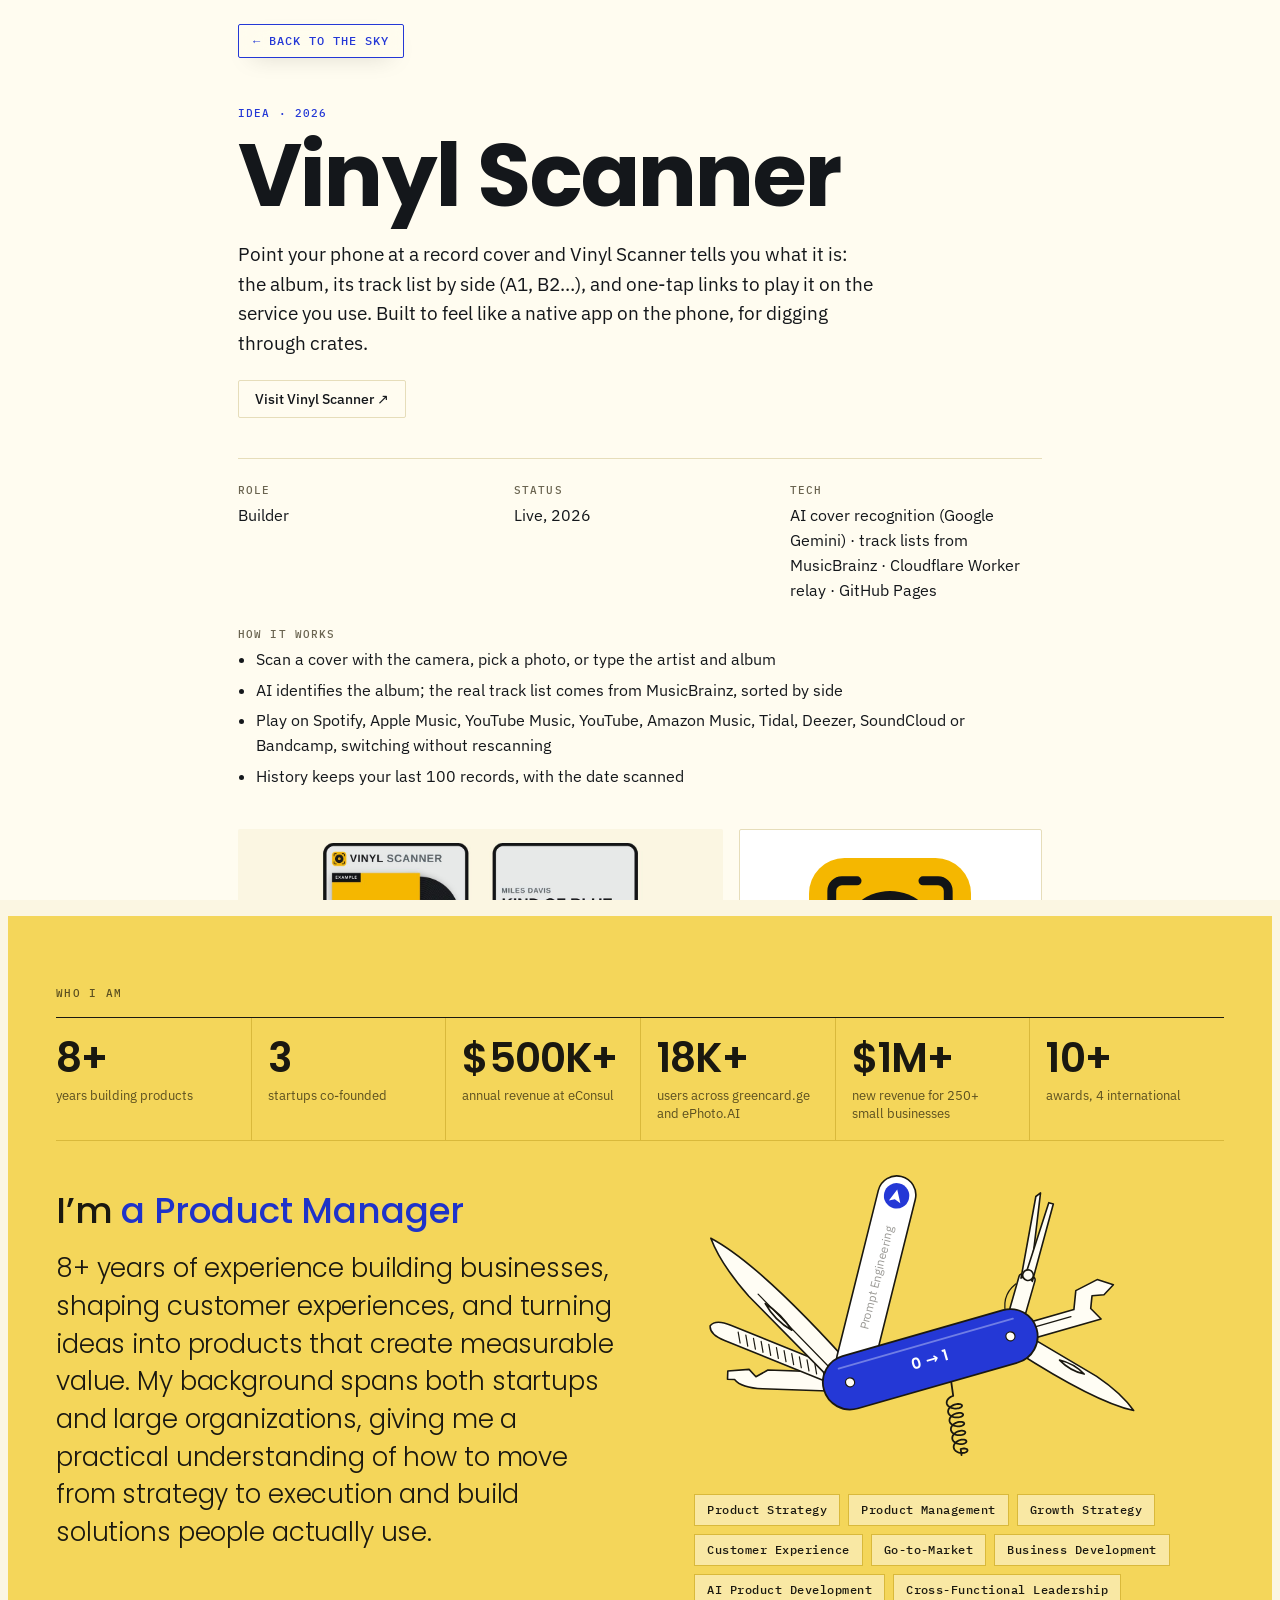
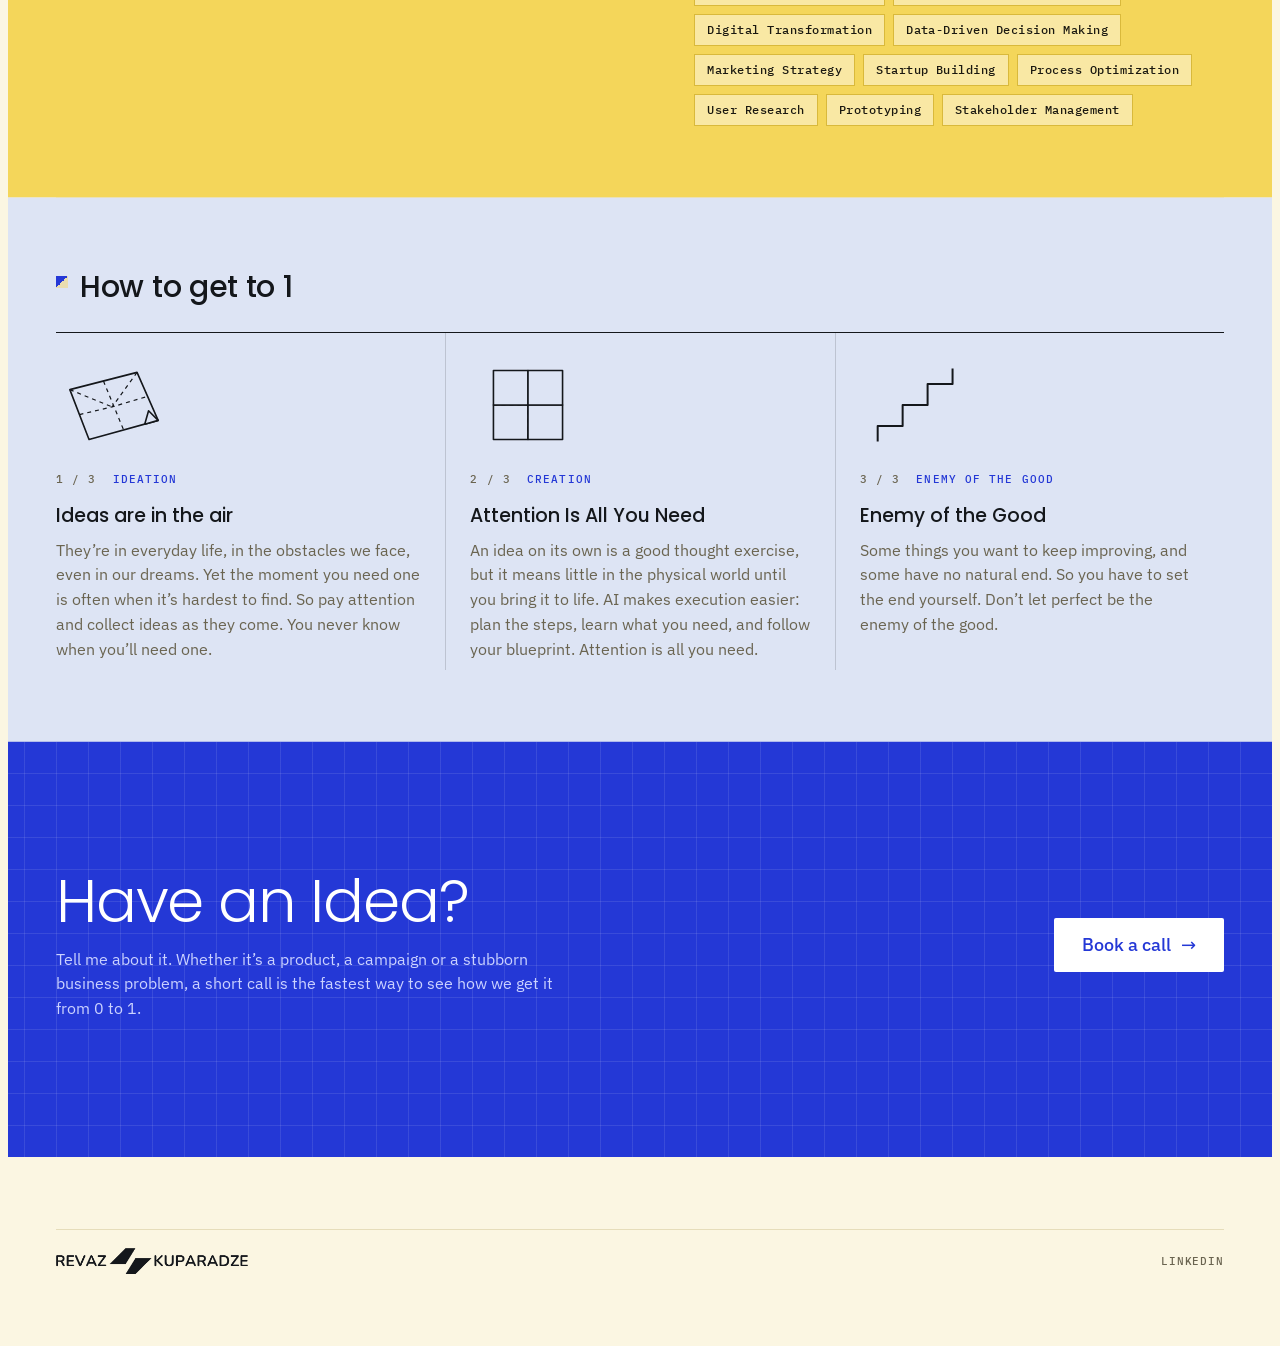
<file: vinyl/index.html>
<!DOCTYPE html><html lang="en"> <head><meta charset="utf-8"><meta name="viewport" content="width=device-width, initial-scale=1, viewport-fit=cover"><base href="/"><meta name="site-mode" content="paths"><title>Vinyl Scanner · Revaz Kuparadze</title><meta name="description" content="Point your phone at a record cover and Vinyl Scanner tells you what it is: the album, its track list by side (A1, B2…), and one-tap links to play it on the…"><link rel="canonical" href="https://revazkuparadze.com/vinyl/"><meta property="og:type" content="website"><meta property="og:site_name" content="Revaz Kuparadze"><meta property="og:title" content="Vinyl Scanner · Revaz Kuparadze"><meta property="og:description" content="Point your phone at a record cover and Vinyl Scanner tells you what it is: the album, its track list by side (A1, B2…), and one-tap links to play it on the…"><meta property="og:url" content="https://revazkuparadze.com/vinyl/"><meta property="og:image" content="https://revazkuparadze.com/ideas/vinyl-app.jpg"><meta name="twitter:card" content="summary_large_image"><script type="application/ld+json">{"@context":"https://schema.org","@graph":[{"@type":"Person","name":"Revaz Kuparadze","alternateName":"Rez","url":"https://revazkuparadze.com/","image":"https://revazkuparadze.com/about/rez-portrait.jpg","jobTitle":"Founder and product lead","homeLocation":{"@type":"Place","name":"New York"},"sameAs":["https://www.linkedin.com/in/rkuparadze/"]},{"@type":"WebPage","name":"Vinyl Scanner · Revaz Kuparadze","url":"https://revazkuparadze.com/vinyl/","description":"Point your phone at a record cover and Vinyl Scanner tells you what it is: the album, its track list by side (A1, B2…), and one-tap links to play it on the…"},{"@type":"CreativeWork","name":"Vinyl Scanner","description":"Point your phone at a record cover and Vinyl Scanner tells you what it is: the album, its track list by side (A1, B2…), and one-tap links to play it on the service you use. Built to feel like a native app on the phone, for digging through crates.","url":"https://revazkuparadze.com/vinyl/","creator":{"@type":"Person","name":"Revaz Kuparadze"},"sameAs":"https://rezoro05.github.io/Vinyl-Scanner-/"}]}</script><link rel="icon" href="favicon.ico" sizes="48x48"><link rel="icon" href="favicon-32.png" type="image/png" sizes="32x32"><link rel="apple-touch-icon" href="apple-touch-icon.png"><link rel="preload" href="fonts/poppins-latin-300-normal.woff2" as="font" type="font/woff2" crossorigin><link rel="preload" href="fonts/ibm-plex-sans-latin-400-normal.woff2" as="font" type="font/woff2" crossorigin><link rel="preload" href="fonts/ibm-plex-sans-latin-500-normal.woff2" as="font" type="font/woff2" crossorigin><link rel="preload" href="fonts/poppins-latin-700-normal.woff2" as="font" type="font/woff2" crossorigin><style>/* Self-hosted fonts (SIL Open Font License) */
@font-face { font-family: "Poppins"; font-style: normal; font-weight: 300; font-display: swap; src: url("fonts/poppins-latin-300-normal.woff2") format("woff2"); }
@font-face { font-family: "Poppins"; font-style: normal; font-weight: 500; font-display: swap; src: url("fonts/poppins-latin-500-normal.woff2") format("woff2"); }
@font-face { font-family: "Poppins"; font-style: normal; font-weight: 600; font-display: swap; src: url("fonts/poppins-latin-600-normal.woff2") format("woff2"); }
@font-face { font-family: "Poppins"; font-style: normal; font-weight: 700; font-display: swap; src: url("fonts/poppins-latin-700-normal.woff2") format("woff2"); }
@font-face { font-family: "IBM Plex Sans"; font-style: normal; font-weight: 400; font-display: swap; src: url("fonts/ibm-plex-sans-latin-400-normal.woff2") format("woff2"); }
@font-face { font-family: "IBM Plex Sans"; font-style: normal; font-weight: 500; font-display: swap; src: url("fonts/ibm-plex-sans-latin-500-normal.woff2") format("woff2"); }
@font-face { font-family: "IBM Plex Mono"; font-style: normal; font-weight: 400; font-display: swap; src: url("fonts/ibm-plex-mono-latin-400-normal.woff2") format("woff2"); }
@font-face { font-family: "IBM Plex Mono"; font-style: normal; font-weight: 500; font-display: swap; src: url("fonts/ibm-plex-mono-latin-500-normal.woff2") format("woff2"); }

/* Layout: a single plane field under a thin instrument bar; headline anchored bottom-left; plain idea list below as the no-motion baseline. */
:root {
  --brand-mask: url([data-uri]);
  --paper: #FBF6E2;
  --ink: #14171B;
  --graphite: #6A6450;
  --rule: #E6DDBA;
  --plane: #FFFDF4;
  --plane-edge: #14171B;
  --accent: #2438D6;
  --panel: #FFFCF0;
  --fold-hi: #FFFDF4;
  --fold-mid: #F4ECCD;
  --fold-lo: #E9DDB0;
  --fold-edge: #A89E7C;
  --tone-mist: #DDE4F4;
  --tone-stone: #F4D65A; --tone-sun-ink: #1A1810; --tone-sun-muted: #5C5020; --tone-sun-rule: #D9B93B;
  --tone-deep: #15181D; --tone-deep-ink: #EEF0EF; --tone-deep-muted: #9BA4AE; --tone-deep-rule: #2C323A; --tone-deep-accent: #93A0FF;
  --tone-cobalt: #2438D6; --tone-cobalt-ink: #FFFFFF; --tone-cobalt-muted: #CBD2FF; --tone-cobalt-rule: #4A5DE3;
  --font-display: "Poppins", "Avenir Next", "Segoe UI", system-ui, sans-serif;
  --font-body: "IBM Plex Sans", system-ui, -apple-system, "Segoe UI", sans-serif;
  --font-mono: "IBM Plex Mono", ui-monospace, "SF Mono", Menlo, monospace;
}
@media (prefers-color-scheme: dark) {
  :root:not([data-theme="light"]) {
    --paper: #14130E; --ink: #F1EEE2; --graphite: #A39D86; --rule: #2E2B20;
    --plane: #1E1C15; --plane-edge: #F1EEE2; --accent: #7C8CFF; --panel: #1A1812; --fold-hi: #2B281D; --fold-mid: #221F16; --fold-lo: #18160F; --tone-mist: #151B26; --tone-stone: #E9C940; --tone-sun-ink: #1A1810; --tone-sun-muted: #5C5020; --tone-sun-rule: #C9A92C; --tone-deep: #1C2229; --tone-deep-ink: #EEF0EF; --tone-deep-muted: #9BA4AE; --tone-deep-rule: #313840; --tone-deep-accent: #93A0FF; --tone-cobalt: #2E41D9; --tone-cobalt-ink: #FFFFFF; --tone-cobalt-muted: #CBD2FF; --tone-cobalt-rule: #5566E6; --fold-edge: #4A4533;
    color-scheme: dark;
  }
}
:root[data-theme="dark"] {
  --paper: #14130E; --ink: #F1EEE2; --graphite: #A39D86; --rule: #2E2B20;
  --plane: #1E1C15; --plane-edge: #F1EEE2; --accent: #7C8CFF; --panel: #1A1812; --fold-hi: #2B281D; --fold-mid: #221F16; --fold-lo: #18160F; --tone-mist: #151B26; --tone-stone: #E9C940; --tone-sun-ink: #1A1810; --tone-sun-muted: #5C5020; --tone-sun-rule: #C9A92C; --tone-deep: #1C2229; --tone-deep-ink: #EEF0EF; --tone-deep-muted: #9BA4AE; --tone-deep-rule: #313840; --tone-deep-accent: #93A0FF; --tone-cobalt: #2E41D9; --tone-cobalt-ink: #FFFFFF; --tone-cobalt-muted: #CBD2FF; --tone-cobalt-rule: #5566E6; --fold-edge: #4A4533;
  color-scheme: dark;
}
* { box-sizing: border-box; }
body { background: var(--paper); color: var(--ink); font: 400 16px/1.55 var(--font-body); }
.wrap { padding-inline: clamp(16px, 4vw, 48px); padding-block: 0 64px; max-width: 1280px; margin: 0 auto; }

.bar { display: flex; flex-wrap: wrap; gap: 8px 24px; justify-content: space-between; align-items: center;
  padding-block: 18px; border-bottom: 1px solid var(--rule);
  font: 500 11px/1.3 var(--font-mono); letter-spacing: .08em; text-transform: uppercase; color: var(--graphite); }
/* Header follows the scroll, full-width paper behind it */
.bar { position: sticky; top: 0; z-index: 8; background: var(--paper); box-shadow: 0 0 0 100vmax var(--paper); clip-path: inset(0 -100vmax); }
.bar strong { color: var(--ink); font-weight: 500; }

.field { position: relative; height: clamp(460px, 68vh, 720px); margin-top: 8px; overflow: hidden;
  touch-action: pan-y; border-bottom: 1px solid var(--rule); }
.field::before { content: ""; position: absolute; inset: 0; pointer-events: none;
  --grid: color-mix(in srgb, var(--ink) 6%, transparent);
  background-image: linear-gradient(var(--grid) 1px, transparent 1px), linear-gradient(90deg, var(--grid) 1px, transparent 1px);
  background-size: 32px 32px; background-position: -1px -1px; }

.thesis { position: absolute; left: 0; top: 36px; max-width: min(760px, 100%); pointer-events: none; z-index: 1; }
.thesis h1 { font: 300 clamp(34px, 6.4vw, 84px)/1.02 var(--font-display); letter-spacing: -.02em; margin: 0; text-wrap: balance; }
.thesis h1 b { font-weight: 700; color: var(--accent); }
.thesis p { margin: 14px 0 0; color: var(--graphite); max-width: 56ch; }
.thesis p b { color: var(--accent); font-weight: 600; }
.actions { display: flex; flex-wrap: wrap; gap: 12px 20px; align-items: center; margin-top: 22px; pointer-events: auto; }
.btn { display: inline-flex; align-items: center; gap: 10px; padding: 13px 20px; background: var(--ink); color: var(--paper);
  font: 500 14px/1 var(--font-body); text-decoration: none; border-radius: 2px; }
.btn:hover { background: var(--accent); color: #fff; }

.plane { position: absolute; left: 0; top: 0; z-index: 2; display: block; width: 0; height: 0;
  color: var(--ink); text-decoration: none; touch-action: none; user-select: none; -webkit-user-select: none;
  will-change: transform; outline: none; }
.plane .body { position: absolute; left: calc(var(--s) / -2); top: calc(var(--s) / -2); width: var(--s); height: var(--s); cursor: grab; }
.plane svg { width: 100%; height: 100%; display: block; overflow: visible; }
/* Planes: faceted paper dart, ink outline on warm paper; accent blue while hovered or held */
.plane .pf { fill: var(--plane); stroke: var(--plane-edge); stroke-width: 1.3; stroke-linejoin: round; transition: fill .2s, stroke .2s; }
.plane .tag { position: absolute; left: calc(var(--s) / 2 + 4px); top: -8px; white-space: nowrap;
  font: 500 11px/1 var(--font-mono); letter-spacing: .06em; text-transform: uppercase; color: var(--graphite);
  pointer-events: none; transition: color .2s; }
.plane.tag-left .tag { left: auto; right: calc(var(--s) / 2 + 4px); }
/* When a label moves to the other side of its plane (near the screen edge), it fades in there instead of jumping */
.plane .tag { animation: tag-in-right .3s ease-out; }
.plane.tag-left .tag { animation-name: tag-in-left; }
@keyframes tag-in-right { from { opacity: 0; } }
@keyframes tag-in-left { from { opacity: 0; } }
@media (prefers-reduced-motion: reduce) { .plane .tag { animation: none; } }
.plane:hover .tag, .plane:focus-visible .tag, .plane.held .tag { color: var(--accent); }
.plane:hover .pf, .plane:focus-visible .pf, .plane.held .pf { fill: var(--accent); stroke: var(--paper); }
.plane:focus-visible .body { outline: 2px solid var(--accent); outline-offset: 6px; border-radius: 50%; }
.plane.held .body { cursor: grabbing; }

.list-head { display: flex; justify-content: space-between; align-items: baseline; gap: 16px; margin: 56px 0 8px; flex-wrap: wrap; }
.list-head h2 { font: 500 22px/1.2 var(--font-display); margin: 0; }
.list-head span { font: 400 12px/1.3 var(--font-mono); color: var(--graphite); }
.ideas { list-style: none; margin: 0; padding: 0; }
.ideas li { border-top: 1px solid var(--rule); }
.ideas li:last-child { border-bottom: 1px solid var(--rule); }
.ideas a { display: grid; grid-template-columns: minmax(120px, 220px) 1fr auto; gap: 8px 24px; align-items: baseline;
  padding: 18px 0; color: inherit; text-decoration: none; }
.ideas a:hover .name, .ideas a:focus-visible .name { color: var(--accent); }
.ideas a:focus-visible { outline: 2px solid var(--accent); outline-offset: 4px; }
.ideas .name { font: 500 17px/1.3 var(--font-display); }
.ideas .line { color: var(--graphite); min-width: 0; }
.ideas .year { font: 400 12px/1 var(--font-mono); color: var(--graphite); font-variant-numeric: tabular-nums; }
@media (max-width: 640px) {
  .ideas a { grid-template-columns: 1fr auto; }
  .ideas .line { grid-column: 1 / -1; }
}

.sheet { position: fixed; inset: 0; z-index: 10; background: var(--panel); overflow: auto;
  clip-path: circle(0px at var(--ox, 50%) var(--oy, 50%)); transition: clip-path .7s cubic-bezier(.7,0,.2,1); }
.sheet.open { clip-path: circle(150% at var(--ox, 50%) var(--oy, 50%)); }
.sheet-inner { padding-inline: clamp(16px, 4vw, 48px); padding-block: 24px 64px; max-width: 900px; margin: 0 auto;
  opacity: 0; transform: translateY(12px); transition: opacity .4s .35s, transform .4s .35s; }
.sheet.open .sheet-inner { opacity: 1; transform: none; }
.sheet .back { font: 500 12px/1 var(--font-mono); letter-spacing: .08em; text-transform: uppercase; color: var(--graphite);
  background: none; border: 1px solid var(--rule); padding: 10px 14px; cursor: pointer; border-radius: 2px; }
.sheet .back { position: sticky; top: 16px; z-index: 3; background: var(--panel); box-shadow: 0 6px 18px -10px rgba(0,0,0,.35); }
.sheet .back:hover, .sheet .back:focus-visible { color: var(--accent); border-color: var(--accent); outline: none; }
.sheet .eyebrow { margin-top: 48px; font: 500 11px/1.3 var(--font-mono); letter-spacing: .1em; text-transform: uppercase; color: var(--accent); }
.sheet h2 { font: 700 clamp(40px, 8vw, 88px)/1 var(--font-display); letter-spacing: -.02em; margin: 12px 0 20px; text-wrap: balance; }
.sheet .lede { font-size: 19px; max-width: 58ch; margin: 0; }
.sheet-extra:empty { display: none; }
.sheet .highlight { margin: 28px 0 0; padding-left: 18px; border-left: 3px solid var(--accent); max-width: 40ch;
  font: 500 clamp(20px, 2.4vw, 26px)/1.3 var(--font-display); letter-spacing: -.01em; color: var(--ink); text-wrap: balance; }
.notice { margin-top: 32px; padding: 20px 22px; max-width: 66ch; border: 1px solid var(--rule); border-top: 3px solid var(--ink); background: var(--paper); }
.notice p { margin: 0; }
.notice .notice-label { margin-bottom: 8px; font: 500 11px/1.3 var(--font-mono); letter-spacing: .1em; text-transform: uppercase; color: var(--graphite); }
.notice blockquote { margin: 14px 0 0; padding-left: 14px; border-left: 2px solid var(--rule); font-style: italic; }
.notice .notice-cite { margin-top: 10px; font: 400 12px/1.5 var(--font-mono); color: var(--graphite); }
.notice .notice-cite a { color: var(--accent); }
.sheet-media .logo-card img { background: #fff; padding: 28px 24px; aspect-ratio: auto; border: 1px solid var(--rule); }
.sheet-media .logo-card img { max-height: 220px; object-fit: contain; } /* square logos stay a sensible size */
.facts { display: grid; grid-template-columns: repeat(auto-fit, minmax(200px, 1fr)); gap: 24px; margin-top: 40px; padding-top: 24px; border-top: 1px solid var(--rule); }
.facts dt { font: 500 11px/1.3 var(--font-mono); letter-spacing: .1em; text-transform: uppercase; color: var(--graphite); }
.facts dd { margin: 6px 0 0; }
.sheet-title-row { display: flex; align-items: center; gap: 18px; margin: 12px 0 20px; }
.sheet-title-row h2 { margin: 0; }
.sheet-icon { width: clamp(48px, 7vw, 72px); height: auto; aspect-ratio: 1; border-radius: 22%; flex: none; }
.sheet-icon[hidden], .sheet-link[hidden] { display: none; }
.sheet-link { display: inline-flex; align-items: center; gap: 8px; margin-top: 22px; padding: 11px 16px; border: 1px solid var(--rule); border-radius: 2px;
  color: var(--ink); text-decoration: none; font: 500 14px/1 var(--font-body); }
.sheet-link:hover, .sheet-link:focus-visible { border-color: var(--accent); color: var(--accent); outline: none; }
.facts dd ul { margin: 0; padding-left: 18px; }
.facts dd li + li { margin-top: 6px; }
.facts .span-all { grid-column: 1 / -1; }
.sheet-media { display: grid; grid-template-columns: 1.6fr 1fr; gap: 16px; margin-top: 40px; align-items: start; }
.sheet-media:empty { display: none; }
.sheet-media figure { margin: 0; }
.sheet-media figure:only-child { grid-column: 1 / -1; }
.sheet-media img { width: 100%; height: auto; display: block; border-radius: 2px; background: var(--rule); }
.sheet-media figcaption { margin-top: 8px; font: 400 12px/1.4 var(--font-mono); color: var(--graphite); }
@media (max-width: 640px) { .sheet-media { grid-template-columns: 1fr; } }


.band { padding-block: 72px 0; }
.band-head { display: flex; flex-wrap: wrap; justify-content: space-between; align-items: baseline; gap: 8px 32px; margin-bottom: 28px; }
.band-head h2 { font: 500 clamp(22px, 3vw, 30px)/1.15 var(--font-display); margin: 0; letter-spacing: -.01em; }
.band-head p { margin: 0; color: var(--graphite); max-width: 52ch; }
.path { list-style: none; margin: 0; padding: 0; display: grid; grid-template-columns: repeat(auto-fit, minmax(240px, 1fr)); gap: 0; border-top: 1px solid var(--ink); counter-reset: stage; }
.path li { padding: 24px 24px 8px 0; min-width: 0; counter-increment: stage; }
.path li + li { padding-left: 24px; border-left: 1px solid var(--rule); }
.path .step { font: 500 11px/1 var(--font-mono); letter-spacing: .1em; text-transform: uppercase; color: var(--accent); }
.path .step::before { content: counter(stage) " / 3  "; color: var(--graphite); white-space: pre; }
.path h3 { font: 500 19px/1.25 var(--font-display); margin: 14px 0 10px; }
.path p { margin: 0; color: var(--graphite); }
@media (max-width: 640px) { .path li + li { padding-left: 0; border-left: 0; border-top: 1px solid var(--rule); } }
.awards { list-style: none; margin: 0; padding: 0; }
.awards .award-row { grid-template-columns: 110px 1fr auto 20px; }
.awards li { border-top: 1px solid var(--rule); }
.awards li:last-child { border-bottom: 1px solid var(--rule); }
.award-row { width: 100%; display: grid; grid-template-columns: 80px 1fr auto 20px; gap: 16px; align-items: baseline; padding: 14px 0;
  background: none; border: 0; color: inherit; font: inherit; text-align: left; cursor: pointer; }
.award-row:hover .what, .award-row[aria-expanded="true"] .what { color: var(--accent); }
.award-row:focus-visible { outline: 2px solid var(--accent); outline-offset: 2px; }
.awards .what { min-width: 0; }
.awards .when { font: 400 13px/1 var(--font-mono); color: var(--graphite); font-variant-numeric: tabular-nums; }
.chev { width: 10px; height: 10px; border-right: 1.5px solid var(--graphite); border-bottom: 1.5px solid var(--graphite); transform: rotate(45deg) translateY(-3px); transition: transform .3s; justify-self: end; }
.award-row[aria-expanded="true"] .chev { transform: rotate(225deg); }
.award-panel { display: grid; grid-template-rows: 0fr; transition: grid-template-rows .45s cubic-bezier(.7,0,.2,1); }
.award-panel.open { grid-template-rows: 1fr; }
.panel-clip { overflow: hidden; min-height: 0; }
.panel-inner { display: flex; flex-wrap: wrap; align-items: end; gap: 16px 24px; padding: 4px 0 20px 96px; transform-origin: top; transform: perspective(600px) rotateX(-70deg); opacity: 0; transition: transform .5s cubic-bezier(.2,.8,.2,1), opacity .3s; }
.award-panel.open .panel-inner { transform: none; opacity: 1; }
.frame { position: relative; width: min(360px, 100%); aspect-ratio: 4 / 3; display: flex; flex-direction: column; justify-content: end; gap: 4px; padding: 14px;
  background: linear-gradient(135deg, var(--fold-hi) 0 50%, var(--fold-lo) 50% 100%); border: 1px solid var(--rule); max-width: 100%; }
.frame::after { content: ""; position: absolute; top: -1px; right: -1px; width: 28px; height: 28px; background: linear-gradient(225deg, var(--paper) 0 50%, var(--fold-lo) 50%); }
.frame span { font: 500 13px/1.3 var(--font-display); }
.frame small { font: 400 11px/1.3 var(--font-mono); color: var(--graphite); }
.frame.photo { padding: 0; aspect-ratio: auto; background: none; overflow: hidden; }
.frame.photo img { display: block; width: 100%; height: auto; }
.prose-photo { margin: 20px 0 8px; max-width: 320px; }
.prose-photo img { display: block; width: 100%; height: auto; border: 1px solid var(--rule); }
.prose-photo figcaption { margin-top: 8px; font: 400 12px/1.4 var(--font-mono); color: var(--graphite); }
.frame.video { padding: 0; overflow: hidden; display: block; text-decoration: none; color: inherit; }
.frame.video img { position: absolute; inset: 0; width: 100%; height: 100%; object-fit: cover; z-index: 1; }
.frame.video .v-fallback { position: absolute; left: 14px; bottom: 14px; font: 500 13px/1.3 var(--font-display); }
.frame.video .play { position: absolute; left: 50%; top: 50%; z-index: 2; width: 56px; height: 56px; margin: -28px 0 0 -28px; border-radius: 50%; background: rgba(20,23,27,.72); transition: transform .2s, background-color .2s; }
.frame.video .play::after { content: ""; position: absolute; left: 22px; top: 17px; border-left: 16px solid #fff; border-top: 11px solid transparent; border-bottom: 11px solid transparent; }
.frame.video:hover .play, .frame.video:focus-visible .play { transform: scale(1.1); background: var(--accent); }
.frame.video:focus-visible { outline: 2px solid var(--accent); outline-offset: 3px; }
.frame.video::after { z-index: 3; }
.panel-link { background: none; border: 0; padding: 0; font: 500 13px/1 var(--font-mono); color: var(--accent); cursor: pointer; }
.panel-link:hover { text-decoration: underline; }
@media (max-width: 640px) { .panel-inner { padding-left: 0; } .award-row { grid-template-columns: 64px 1fr auto 16px; gap: 10px; } }

.f-hi { fill: var(--fold-hi); stroke: var(--fold-edge); stroke-width: 1; stroke-linejoin: round; }
.f-lo { fill: var(--fold-lo); stroke: var(--fold-edge); stroke-width: 1; stroke-linejoin: round; }
.work { position: relative; }
.work::after { content: ""; position: absolute; top: -1px; right: -1px; width: 22px; height: 22px;
  background: linear-gradient(225deg, var(--paper) 0 50%, var(--fold-lo) 50%); border-left: 1px solid var(--rule); border-bottom: 1px solid var(--rule); transition: width .25s, height .25s; }
.work:hover::after, .work:focus-visible::after { width: 34px; height: 34px; }
.band-head h2::before { content: ""; display: inline-block; width: 12px; height: 12px; margin-right: 12px; vertical-align: calc(.7em - 12px);
  background: linear-gradient(135deg, var(--accent) 0 50%, var(--fold-lo) 50%); }
.closing { position: relative; }
.medal { font: 500 11px/1 var(--font-mono); letter-spacing: .1em; text-transform: uppercase; color: var(--graphite); }
.medal.gold { color: var(--accent); }
.craft { display: grid; grid-template-columns: repeat(auto-fit, minmax(240px, 1fr)); gap: 16px; align-items: start; }
.work { display: flex; flex-direction: column; gap: 10px; padding: 20px; border: 1px solid var(--rule); color: inherit; text-decoration: none; min-width: 0; transition: border-color .2s; }
.work:hover, .work:focus-visible { border-color: var(--accent); outline: none; }
.work .client { font: 500 16px/1.25 var(--font-display); }
.work .brief { color: var(--graphite); flex: 1; }
.work .role { font: 400 11px/1.3 var(--font-mono); letter-spacing: .06em; text-transform: uppercase; color: var(--graphite); }
.closing { padding-block: 96px 24px; }
.closing h2 { font: 300 clamp(32px, 5vw, 60px)/1.05 var(--font-display); margin: 0; letter-spacing: -.02em; text-wrap: balance; }
.closing p { color: var(--graphite); max-width: 50ch; margin: 14px 0 0; }
.foot { display: flex; flex-wrap: wrap; justify-content: space-between; gap: 8px; margin-top: 72px; padding-top: 18px; border-top: 1px solid var(--rule);
  font: 500 11px/1.3 var(--font-mono); letter-spacing: .08em; text-transform: uppercase; color: var(--graphite); }

.brand { display: inline-block; height: 18px; aspect-ratio: 732 / 99; max-width: 100%; background: var(--ink);
  -webkit-mask: var(--brand-mask) center / contain no-repeat; mask: var(--brand-mask) center / contain no-repeat; }
.foot { align-items: center; }
.foot .brand { height: 26px; width: 192px; flex: none; }
@media (max-width: 560px) { .foot { flex-direction: column; align-items: center; text-align: center; gap: 14px; } }
.home-link { display: inline-flex; align-items: center; flex: none; }
.home-link .brand { height: 24px; width: 178px; flex: none; }
.critter { width: 96px; height: 80px; display: block; margin-bottom: 12px; overflow: visible; }
.f-mid { fill: var(--fold-mid); stroke: var(--fold-edge); stroke-width: 1; stroke-linejoin: round; }
.critter .f-hi, .critter .f-mid, .critter .f-lo { transition: transform .4s; }
.path li:hover .critter { transform: translateY(-4px) rotate(-3deg); }
.critter { transition: transform .4s cubic-bezier(.2,.8,.2,1); }
.turtle { width: 110px; height: 92px; margin: 0; }

/* Line-art figures: ink outlines on paper, one stroke weight, no shading */
.critter .f-hi, .critter .f-mid, .critter .f-lo, .critter .f-accent {
  fill: var(--paper); stroke: var(--ink); stroke-width: 1.6; stroke-linejoin: round; stroke-linecap: round; vector-effect: non-scaling-stroke; }
.path li:hover .critter .f-hi, .path li:hover .critter .f-mid, .path li:hover .critter .f-lo, .path li:hover .critter .f-accent { stroke: var(--accent); }

.bar .home-link { display: inline-flex; }
.nav { display: flex; gap: 20px; align-items: center; flex-wrap: wrap; }
.nav a { color: var(--graphite); text-decoration: none; font: 500 11px/1 var(--font-mono); letter-spacing: .08em; text-transform: uppercase; }
.nav a:hover, .nav a:focus-visible, .nav a[aria-current="page"] { color: var(--ink); }
/* Touch: at least 44px tall hit areas, without moving the layout */
.nav a, .foot a { display: inline-block; padding: 17px 5px; margin: -17px -5px; }
.home-link { padding-block: 13px; margin-block: -13px; }
.nav .nav-cta { color: var(--accent); }
/* Phones: logo and menu on one line */
@media (max-width: 560px) {
  .bar { flex-wrap: nowrap; gap: 12px; }
  .home-link .brand { height: 18px; width: 133px; }
  .nav { flex-wrap: nowrap; gap: 14px; }
  .nav a { font-size: 10px; letter-spacing: .05em; white-space: nowrap; }
}
@media (max-width: 370px) {
  .home-link .brand { height: 15px; width: 111px; }
  .nav { gap: 10px; }
  .nav a { letter-spacing: .02em; }
}
.page-head { padding-block: 56px 8px; }
.page-head h1 { font: 300 clamp(40px, 7vw, 88px)/1 var(--font-display); letter-spacing: -.02em; margin: 0; }
.page-head p { color: var(--graphite); max-width: 60ch; margin: 18px 0 0; font-size: 18px; }
.work .watch { font: 500 12px/1 var(--font-mono); color: var(--accent); }
.chip { align-self: start; font: 500 10px/1 var(--font-mono); letter-spacing: .1em; text-transform: uppercase; color: var(--accent); border: 1px solid currentColor; padding: 5px 7px; }
.photos { display: flex; gap: 16px; overflow-x: auto; scroll-snap-type: x mandatory; padding-bottom: 14px; scrollbar-width: thin; scrollbar-color: var(--fold-edge) transparent; }
.photos:focus-visible { outline: 2px solid var(--accent); outline-offset: 4px; }
.photo { margin: 0; flex: 0 0 clamp(220px, 28vw, 320px); scroll-snap-align: start; }
.photo .frame { width: 100%; aspect-ratio: 1; }
.photo figcaption { margin-top: 8px; font: 400 12px/1.3 var(--font-mono); color: var(--graphite); }
.credential { margin-top: 40px; font: 400 13px/1.5 var(--font-mono); color: var(--graphite); }
.prose { max-width: 64ch; padding-top: 24px; }
.prose h2 { font: 500 22px/1.25 var(--font-display); margin: 40px 0 10px; }
.prose p { margin: 0; font-size: 17px; }
.foot a { color: var(--graphite); text-decoration: none; }
.foot a:hover, .foot a:focus-visible { color: var(--accent); }

/* Intro: the logo mark appears, then REVAZ unfolds to the left and KUPARADZE to the right; then the page shows.
   The three parts are slices of the one logo image (x ranges 0–197, 197–369, 369–732 of 732 px). CSS only, removes itself. */
.loader { position: fixed; inset: 0; z-index: 50; display: grid; place-items: center; background: var(--paper);
  animation: loader-out .45s ease 1.75s forwards; pointer-events: none; }
.ld-logo { --L: min(80vw, 480px); display: flex; height: calc(var(--L) * 99 / 732); }
.ld-part { display: block; height: 100%; background: var(--ink); -webkit-mask: var(--brand-mask) no-repeat; mask: var(--brand-mask) no-repeat;
  -webkit-mask-size: var(--L) 100%; mask-size: var(--L) 100%; }
.ld-first { width: calc(var(--L) * 197 / 732); -webkit-mask-position: 0 0; mask-position: 0 0;
  clip-path: inset(0 0 0 100%); animation: ld-reveal-left .6s cubic-bezier(.2,.8,.2,1) .7s forwards; }
.ld-mark { width: calc(var(--L) * 172 / 732); -webkit-mask-position: calc(var(--L) * -197 / 732) 0; mask-position: calc(var(--L) * -197 / 732) 0;
  /* starts centred on screen (the mark's centre sits 82 px right of the logo's centre), then settles into place */
  opacity: 0; transform: translateX(calc(var(--L) * 82 / 732)) scale(.6);
  animation: ld-mark-in .45s cubic-bezier(.2,.8,.2,1) .1s forwards, ld-mark-settle .6s cubic-bezier(.2,.8,.2,1) .7s forwards; }
.ld-last { width: calc(var(--L) * 363 / 732); -webkit-mask-position: calc(var(--L) * -369 / 732) 0; mask-position: calc(var(--L) * -369 / 732) 0;
  clip-path: inset(0 100% 0 0); animation: ld-reveal-right .6s cubic-bezier(.2,.8,.2,1) .7s forwards; }
@keyframes ld-mark-in { to { opacity: 1; transform: translateX(calc(var(--L) * 82 / 732)) scale(1); } }
@keyframes ld-mark-settle { from { opacity: 1; transform: translateX(calc(var(--L) * 82 / 732)); } to { opacity: 1; transform: none; } }
@keyframes ld-reveal-left { to { clip-path: inset(0); } }
@keyframes ld-reveal-right { to { clip-path: inset(0); } }
@keyframes loader-out { to { opacity: 0; visibility: hidden; } }
.tag-inst { font: 500 10px/1 var(--font-mono); letter-spacing: .12em; text-transform: uppercase; color: var(--graphite); border: 1px solid var(--rule); padding: 5px 8px; white-space: nowrap; }
.lineage { list-style: none; margin: 0; padding: 0; display: grid; grid-template-columns: repeat(6, minmax(0, 1fr)); position: relative; }
.lineage::before { content: ""; position: absolute; left: 0; right: 0; top: 34px; border-top: 1px solid var(--ink); }
.node { position: relative; display: flex; flex-direction: column; gap: 6px; padding-right: 16px; min-width: 0; }
.node .yr { font: 500 11px/1 var(--font-mono); letter-spacing: .08em; color: var(--graphite); font-variant-numeric: tabular-nums; height: 22px; }
.node .dot { width: 11px; height: 11px; background: var(--paper); border: 1.5px solid var(--ink); transform: rotate(45deg); margin: 0 0 12px 1px; }
.node.now .dot { background: var(--accent); border-color: var(--accent); }
/* "Now" pulses like a live location pin */
.node.now .dot { animation: now-blink 1.6s ease-in-out infinite; }
@media (min-width: 761px) { .node.now .dot { position: relative; } }
.node.now .dot::after { content: ""; position: absolute; inset: -5px; border: 1.5px solid var(--accent); animation: now-ring 1.6s ease-out infinite; }
@keyframes now-blink { 0%, 100% { opacity: 1; } 50% { opacity: .35; } }
@keyframes now-ring { from { transform: scale(.6); opacity: .9; } to { transform: scale(1.9); opacity: 0; } }
@media (prefers-reduced-motion: reduce) { .node.now .dot, .node.now .dot::after { animation: none; } }
.node .n-name { font: 500 17px/1.2 var(--font-display); }
.node .n-desc { color: var(--graphite); font-size: 14px; }
.node-btn { display: flex; flex-direction: column; gap: 6px; width: 100%; padding: 0; margin: 0; background: none; border: 0; text-align: left; color: inherit; font: inherit; cursor: pointer; }
.node-btn:hover .n-name, .node-btn:focus-visible .n-name, .node-btn[aria-expanded="true"] .n-name { color: var(--accent); }
.node-btn:focus-visible { outline: 2px solid var(--accent); outline-offset: 6px; }
.node-btn[aria-expanded="true"] .dot { background: var(--accent); border-color: var(--accent); }
/* Hover: the path point lights up and grows, so it reads as clickable */
.node .dot { transition: transform .2s cubic-bezier(.2,.8,.2,1), background-color .2s, border-color .2s, box-shadow .2s; }
.node-btn:hover .dot, .node-btn:focus-visible .dot { background: var(--accent); border-color: var(--accent); transform: rotate(45deg) scale(1.45); box-shadow: 0 0 0 4px color-mix(in srgb, var(--accent) 22%, transparent); }
.node-btn:hover .n-more { text-decoration: underline; text-underline-offset: 3px; }
.node-btn:hover .n-desc { color: var(--ink); }
.n-more { font: 500 10px/1 var(--font-mono); letter-spacing: .1em; text-transform: uppercase; color: var(--accent); margin-top: 4px; }
.node-btn[aria-expanded="true"] .n-more { visibility: hidden; }
.branches .b-link { display: flex; flex-direction: column; gap: 2px; text-align: left; font: inherit; color: inherit; }
.branches .b-link:hover .b-name { color: var(--accent); text-decoration: underline; }
.stop-panel { display: grid; grid-template-rows: 0fr; transition: grid-template-rows .45s cubic-bezier(.7,0,.2,1); }
.stop-panel.open { grid-template-rows: 1fr; }
.stop-inner { display: grid; grid-template-columns: minmax(0, 1.3fr) minmax(0, 1fr); gap: 24px 40px; margin-top: 28px; padding: 26px 28px; background: var(--plane); color: var(--plane-edge); border-top: 3px solid var(--accent);
  transform-origin: top; transform: perspective(700px) rotateX(-60deg); opacity: 0; transition: transform .5s cubic-bezier(.2,.8,.2,1), opacity .3s; }
.stop-panel.open .stop-inner { transform: none; opacity: 1; }
.stop-inner:not(:has(figure)) { grid-template-columns: 1fr; }
.stop-inner h3 { margin: 0 0 4px; font: 500 24px/1.2 var(--font-display); }
.stop-inner .s-role { margin: 0 0 14px; font: 400 12px/1.4 var(--font-mono); color: color-mix(in srgb, var(--plane-edge) 60%, var(--plane)); }
.stop-inner p { margin: 0 0 12px; max-width: 60ch; }
.stop-inner ul { margin: 0 0 14px; padding-left: 18px; }
.stop-inner li + li { margin-top: 5px; }
.s-awards-h { margin: 16px 0 8px; font: 500 10px/1 var(--font-mono); letter-spacing: .12em; text-transform: uppercase; color: color-mix(in srgb, var(--plane-edge) 60%, var(--plane)); }
.s-awards { list-style: none; padding: 0 !important; }
.s-awards li { display: grid; grid-template-columns: 96px 1fr auto; gap: 12px; align-items: baseline; padding: 8px 0; border-top: 1px solid color-mix(in srgb, var(--plane-edge) 12%, var(--plane)); margin: 0 !important; }
.s-awards .medal { color: var(--accent); }
.s-awards .when { font: 400 12px/1 var(--font-mono); color: color-mix(in srgb, var(--plane-edge) 60%, var(--plane)); }
.s-links { display: flex; flex-wrap: wrap; gap: 10px 18px; margin-top: 10px; }
.stop-inner figure { margin: 0; }
.stop-inner figure img { display: block; width: 100%; height: auto; max-height: 420px; object-fit: cover; }
/* A stop photo that opens something: the whole picture is the button */
.panel-photo { display: block; width: 100%; padding: 0; border: 0; background: none; cursor: pointer; text-decoration: none; }
.panel-photo img { transition: transform .3s, box-shadow .3s; }
.panel-photo:hover img, .panel-photo:focus-visible img { transform: translateY(-2px); box-shadow: 0 10px 24px -14px rgba(0,0,0,.45); }
.panel-photo:hover { text-decoration: none; }
.panel-photo:focus-visible { outline: 2px solid var(--accent); outline-offset: 3px; }
.stop-inner figcaption { margin-top: 8px; font: 400 12px/1.4 var(--font-mono); color: color-mix(in srgb, var(--plane-edge) 60%, var(--plane)); }
@media (max-width: 760px) { .stop-inner { grid-template-columns: 1fr; padding: 20px 18px; margin-top: 14px; } .s-awards li { grid-template-columns: 1fr auto; } .s-awards .medal { grid-column: 1 / -1; } }
@media (prefers-reduced-motion: reduce) { .stop-panel, .stop-inner { transition: none; } }
.branches { list-style: none; margin: 12px 0 0; padding: 0 0 0 14px; border-left: 1px dashed var(--fold-edge); display: flex; flex-direction: column; gap: 10px; }
.branch { display: flex; flex-direction: column; gap: 2px; }
.b-name { font: 500 14px/1.2 var(--font-display); }
.b-desc { font: 400 11px/1.3 var(--font-mono); color: var(--graphite); }
@media (max-width: 760px) {
  .lineage { grid-template-columns: 1fr; gap: 22px; padding-left: 26px; }
  .lineage::before { left: 5px; right: auto; top: 0; bottom: 0; border-top: 0; border-left: 1px solid var(--ink); }
  .node .yr { height: auto; }
  .node .dot { position: absolute; left: -26px; top: 0; margin: 0; }
}

/* Section tones: each band re-scopes the palette tokens, so every child restyles itself */
.tone { background: var(--paper); color: var(--ink); box-shadow: 0 0 0 100vmax var(--paper); clip-path: inset(0 -100vmax); }
.band.tone { margin-top: 0; padding-block: 72px; }
.band.tone + .band:not(.tone) { padding-top: 80px; }
.tone-mist { --paper: var(--tone-mist); --rule: color-mix(in srgb, var(--ink) 16%, var(--tone-mist)); --fold-hi: var(--tone-mist); }
.tone-stone { --paper: var(--tone-stone); --ink: var(--tone-sun-ink); --graphite: var(--tone-sun-muted); --rule: var(--tone-sun-rule); --accent: #1F33C9; --fold-edge: var(--tone-sun-muted); color-scheme: light; }
.tone-cobalt { --paper: var(--tone-cobalt); --ink: var(--tone-cobalt-ink); --graphite: var(--tone-cobalt-muted); --rule: var(--tone-cobalt-rule); --accent: var(--tone-cobalt-ink); --fold-edge: var(--tone-cobalt-muted); }
.tone-cobalt .btn { background: var(--tone-cobalt-ink); color: var(--tone-cobalt); }
.tone-cobalt .btn:hover, .tone-cobalt .btn:focus-visible { background: transparent; color: var(--tone-cobalt-ink); box-shadow: inset 0 0 0 1.5px var(--tone-cobalt-ink); }
.tone-cobalt .band-head h2::before, .tone-cobalt h2::before { background: var(--tone-cobalt-ink); }
.closing.tone { padding-block: 96px; }
/* About: breathing room between sections */
#view-about .page-head { padding-bottom: 48px; }
.about-closing { display: grid; grid-template-columns: minmax(0, 1fr) minmax(0, 520px); gap: 32px 48px; align-items: center; }
.about-portrait { margin: 0; }
.about-portrait img { display: block; width: 100%; max-width: 440px; height: auto; margin-left: auto; }
.closing.about-closing { padding-bottom: 0; }
.about-closing .about-portrait { align-self: end; }
.about-closing > div { padding-bottom: 96px; }
@media (max-width: 760px) { .about-closing > div { padding-bottom: 8px; } .about-portrait img { margin: 0 auto; max-width: 320px; } }
@media (max-width: 760px) { .about-closing { grid-template-columns: 1fr; } }
#view-about .prose { padding-top: 72px; padding-bottom: 104px; }
.closing.gridded { padding-block: 128px 136px; }
html, body { overflow-x: clip; }
/* Same light line grid as the hero, carried across the full-bleed cobalt band */
.closing.gridded::before { content: ""; position: absolute; top: 0; bottom: 0; left: -100vmax; right: -100vmax; pointer-events: none;
  --grid: color-mix(in srgb, var(--ink) 10%, transparent);
  background-image: linear-gradient(var(--grid) 1px, transparent 1px), linear-gradient(90deg, var(--grid) 1px, transparent 1px);
  background-size: 32px 32px; background-position: 0 -1px; }
.closing-grid { position: relative; z-index: 1; }

/* Folded craft cards: a paper strip that unfolds on click */
.work.fold { padding: 0; gap: 0; }
.fold-head { width: 100%; display: grid; grid-template-columns: 1fr auto; grid-template-areas: "chip icon" "client icon" "role icon"; gap: 8px 12px; align-items: center;
  padding: 18px 20px; background: none; border: 0; color: inherit; font: inherit; text-align: left; cursor: pointer; position: relative; }
.fold-head .chip { grid-area: chip; justify-self: start; }
.fold-head .client { grid-area: client; }
.fold-head .role { grid-area: role; }
.fold-icon { grid-area: icon; width: 18px; height: 18px; position: relative; }
.fold-icon::before, .fold-icon::after { content: ""; position: absolute; left: 3px; right: 3px; top: 8px; border-top: 1.5px solid var(--ink); transition: transform .3s; }
.fold-icon::after { transform: rotate(90deg); }
.fold.open .fold-icon::after { transform: rotate(0deg); }
.fold:not(.open) .fold-head::after { content: ""; position: absolute; left: 20px; right: 20px; bottom: 0; border-top: 1px dashed var(--fold-edge); opacity: .7; }
.fold-head:focus-visible { outline: 2px solid var(--accent); outline-offset: -4px; }
.fold-body { display: grid; grid-template-rows: 0fr; transition: grid-template-rows .5s cubic-bezier(.7,0,.2,1); }
.fold.open .fold-body { grid-template-rows: 1fr; }
.fold-inner { display: flex; flex-direction: column; gap: 14px; padding: 0 20px 20px; transform-origin: top; transform: perspective(700px) rotateX(-85deg); opacity: 0;
  transition: transform .55s cubic-bezier(.2,.8,.2,1), opacity .3s; }
.fold.open .fold-inner { transform: none; opacity: 1; }
.fold-inner .brief { color: var(--graphite); padding-top: 14px; }
.fold-inner .frame { width: 100%; aspect-ratio: 16 / 9; }
.fold:hover, .fold.open { border-color: var(--accent); }
/* Company logo strip: grayscale at rest, full color on hover; each links to the company */
.logos { padding-block: 40px 48px; }
.logos-title { margin: 0 0 18px; font: 500 11px/1 var(--font-mono); letter-spacing: .12em; text-transform: uppercase; color: var(--graphite); }
.logo-row { list-style: none; margin: 0; padding: 0; display: grid; grid-template-columns: repeat(6, minmax(0, 1fr)); border-top: 1px solid var(--rule); border-bottom: 1px solid var(--rule); }
.logo-slot { min-width: 0; }
.logo-slot + .logo-slot { border-left: 1px solid var(--rule); }
.logo-slot a { height: 100%; display: flex; flex-direction: column; align-items: center; justify-content: center; gap: 10px; min-height: 108px; padding: 18px 12px;
  text-align: center; color: inherit; text-decoration: none; transition: background-color .25s; }
.logo-slot a:hover, .logo-slot a:focus-visible { background: color-mix(in srgb, var(--ink) 4%, transparent); outline: none; }
.logo-slot a:focus-visible { box-shadow: inset 0 0 0 2px var(--accent); }
.logo-slot img { height: 34px; width: auto; max-width: 100%; object-fit: contain; filter: brightness(0); opacity: .5; transition: filter .3s, opacity .3s; }
.logo-slot a:hover img, .logo-slot a:focus-visible img { filter: brightness(1); opacity: 1; }
.logo-name { font: 600 clamp(15px, 1.6vw, 19px)/34px var(--font-display); letter-spacing: -.01em; overflow-wrap: anywhere; opacity: .5; transition: opacity .3s; }
.logo-slot a:hover .logo-name, .logo-slot a:focus-visible .logo-name { opacity: 1; }
.logo-role { font: 400 10px/1.2 var(--font-mono); letter-spacing: .08em; text-transform: uppercase; color: var(--graphite); }
@media (prefers-color-scheme: dark) {
  :root:not([data-theme="light"]) .logo-slot img { filter: brightness(0) invert(1); opacity: .55; }
  :root:not([data-theme="light"]) .logo-slot a:hover img, :root:not([data-theme="light"]) .logo-slot a:focus-visible img { filter: brightness(1) invert(0); opacity: 1; }
}
:root[data-theme="dark"] .logo-slot img { filter: brightness(0) invert(1); opacity: .55; }
:root[data-theme="dark"] .logo-slot a:hover img, :root[data-theme="dark"] .logo-slot a:focus-visible img { filter: brightness(1) invert(0); opacity: 1; }
@media (max-width: 900px) {
  .logo-row { grid-template-columns: repeat(3, minmax(0, 1fr)); }
  .logo-slot + .logo-slot { border-left: 0; }
  .logo-slot:not(:nth-child(3n+1)) { border-left: 1px solid var(--rule); }
  .logo-slot:nth-child(n+4) { border-top: 1px solid var(--rule); }
}
@media (max-width: 520px) {
  .logo-row { grid-template-columns: repeat(2, minmax(0, 1fr)); }
  .logo-slot:not(:nth-child(3n+1)) { border-left: 0; }
  .logo-slot:nth-child(even) { border-left: 1px solid var(--rule); }
  .logo-slot:nth-child(n+3) { border-top: 1px solid var(--rule); }
}

.critter .il-line { fill: none; stroke: var(--ink); stroke-width: 1.6; stroke-linejoin: round; stroke-linecap: round; vector-effect: non-scaling-stroke; }
.critter .il-crease { fill: none; stroke: var(--ink); stroke-width: 1.2; stroke-dasharray: 4 4; vector-effect: non-scaling-stroke; }
.path li:hover .critter .il-line, .path li:hover .critter .il-crease { stroke: var(--accent); }

/* Dark mode hover: logos with dark lettering swap to a white-lettered version */
.logo-slot img.on-dark { display: none; }
@media (prefers-color-scheme: dark) {
  :root:not([data-theme="light"]) .logo-slot a:has(.on-dark):hover img:not(.on-dark),
  :root:not([data-theme="light"]) .logo-slot a:has(.on-dark):focus-visible img:not(.on-dark) { display: none; }
  :root:not([data-theme="light"]) .logo-slot a:hover img.on-dark,
  :root:not([data-theme="light"]) .logo-slot a:focus-visible img.on-dark { display: block; }
}
:root[data-theme="dark"] .logo-slot a:has(.on-dark):hover img:not(.on-dark),
:root[data-theme="dark"] .logo-slot a:has(.on-dark):focus-visible img:not(.on-dark) { display: none; }
:root[data-theme="dark"] .logo-slot a:hover img.on-dark,
:root[data-theme="dark"] .logo-slot a:focus-visible img.on-dark { display: block; }

/* Step 1 hover: the sheet appears out of thin air, opens up, then its creases and corner fold in */
.path li:hover .ill-paper { transform: none; }
.ill-paper .ps, .ill-paper .ps polygon:last-child { transform-box: fill-box; }
.ill-paper .ps { transform-origin: center; }
.ill-paper .ps polygon:last-child { transform-origin: 100% 70%; }
.path li:hover .ill-paper .ps { animation: paper-appear .95s cubic-bezier(.2,.8,.2,1) both; }
.path li:hover .ill-paper .il-crease { animation: crease-in .5s ease .75s both; }
.path li:hover .ill-paper .ps polygon:last-child { animation: corner-fold .4s cubic-bezier(.2,.8,.2,1) 1.05s both; }
@keyframes paper-appear {
  0% { opacity: 0; transform: translateY(10px) scale(.12) rotate(-30deg); filter: blur(4px); }
  35% { opacity: 1; transform: translateY(4px) scale(.45, .12) rotate(-10deg); filter: blur(0); }
  70% { transform: scale(1.05, .92) rotate(2deg); }
  100% { opacity: 1; transform: none; }
}
@keyframes crease-in { from { opacity: 0; stroke-dashoffset: 16; } to { opacity: 1; stroke-dashoffset: 0; } }
@keyframes corner-fold { from { opacity: 0; transform: scale(0) rotate(-40deg); } to { opacity: 1; transform: none; } }
/* Step 2: a sheet that keeps folding in half, in half again, then opening back up (loops) */
.path li:hover .ill-fold { transform: none; }
.ill-fold .fp { fill: var(--paper); stroke: var(--ink); stroke-width: 1.6; stroke-linejoin: round; vector-effect: non-scaling-stroke; }
.ill-fold .fa, .ill-fold .fb { transform-box: view-box; }
.ill-fold .fa, .ill-fold .fb { transform-origin: 60px 50px; }
.ill-fold .fp { transition: stroke .2s; }
.path li:hover .ill-fold .fp { stroke: var(--accent); }
.path li:hover .ill-fold .fa { animation: fold-a 6s cubic-bezier(.6,0,.3,1) infinite, back-a 6s steps(1) infinite; }
.path li:hover .ill-fold .fb { animation: fold-b 6s cubic-bezier(.6,0,.3,1) infinite; }
.path li:hover .ill-fold .fb-face { animation: back-b 6s steps(1) infinite; }
.path li:hover .ill-fold .fb .fa { animation: fold-a 6s cubic-bezier(.6,0,.3,1) infinite, back-ab 6s steps(1) infinite; }
@keyframes fold-a { 0%, 10% { transform: scaleY(1); } 25%, 80% { transform: scaleY(-1); } 95%, 100% { transform: scaleY(1); } }
@keyframes fold-b { 0%, 35% { transform: scaleX(1); } 50%, 65% { transform: scaleX(-1); } 80%, 100% { transform: scaleX(1); } }
@keyframes back-a { 0% { fill: var(--paper); } 17.5% { fill: color-mix(in srgb, var(--ink) 9%, var(--paper)); } 87.5% { fill: var(--paper); } }
@keyframes back-b { 0% { fill: var(--paper); } 42.5% { fill: color-mix(in srgb, var(--ink) 9%, var(--paper)); } 72.5% { fill: var(--paper); } }
@keyframes back-ab { 0% { fill: var(--paper); } 17.5% { fill: color-mix(in srgb, var(--ink) 9%, var(--paper)); } 42.5% { fill: var(--paper); } 72.5% { fill: color-mix(in srgb, var(--ink) 9%, var(--paper)); } 87.5% { fill: var(--paper); } }
.path li:hover .ill-fold .il-crease { animation: fold-creases 6s linear infinite; }
@keyframes fold-creases { 0%, 9% { opacity: 1; } 12%, 93% { opacity: 0; } 97%, 100% { opacity: 1; } }
/* Step 3 hover: an endless staircase that keeps moving up, one step per beat */
.path li:hover .ill-stairs { transform: none; }
.path .critter { width: 116px; height: 96px; }
.ill-stairs .st-l { stroke-width: 2; }
.ill-stairs .st-l { transition: stroke .2s; }
.path li:hover .ill-stairs .stairs { animation: stairs-up 1.1s linear infinite; }
@keyframes stairs-up { from { transform: translate(0, 0); } to { transform: translate(-26px, 22px); } }
/* Who I am: statement on the left, skills as paper tags on the right */
.who-grid { display: grid; grid-template-columns: minmax(0, 1.1fr) minmax(0, 1fr); gap: 32px 56px; align-items: start; }
.who-title { font: 500 11px/1 var(--font-mono); letter-spacing: .12em; text-transform: uppercase; color: var(--graphite); margin: 0 0 18px; }
.who-text p { margin: 0; font: 300 clamp(20px, 2.2vw, 26px)/1.45 var(--font-display); letter-spacing: -.005em; max-width: 34ch; text-wrap: pretty; }
.skills { list-style: none; margin: 0; padding: 0; display: flex; flex-wrap: wrap; gap: 8px; }
.skills li { font: 500 12px/1 var(--font-mono); letter-spacing: .04em; padding: 9px 12px; border: 1px solid var(--rule); background: color-mix(in srgb, var(--paper) 55%, #fff); color: var(--ink); transition: background-color .2s, color .2s, border-color .2s; }
.skills li:hover { background: var(--ink); color: var(--paper); border-color: var(--ink); }
@media (max-width: 820px) { .who-grid { grid-template-columns: 1fr; } .skills { padding-top: 0; } }
/* Results strip: six numbers, each a link to its proof */
.stats { list-style: none; margin: 0 0 48px; padding: 0; display: grid; grid-template-columns: repeat(6, minmax(0, 1fr)); border-top: 1px solid var(--ink); border-bottom: 1px solid var(--rule); }
.stats li + li { border-left: 1px solid var(--rule); }
.stat { display: flex; flex-direction: column; gap: 8px; height: 100%; padding: 20px 16px 18px; color: var(--ink); text-decoration: none; transition: background-color .2s; }
.stats li:first-child .stat { padding-left: 0; }
.stat-value { font: 600 clamp(28px, 3.2vw, 44px)/1 var(--font-display); letter-spacing: -.02em; }
.stat-label { font: 400 13px/1.35 var(--font-body); color: var(--graphite); }
.stat:hover .stat-value, .stat:focus-visible .stat-value { color: var(--accent); }
.stat:focus-visible { outline: 2px solid var(--accent); outline-offset: -2px; }
@media (max-width: 980px) { .stats { grid-template-columns: repeat(3, minmax(0, 1fr)); } .stats li:nth-child(4) { border-left: 0; } .stats li:nth-child(n+4) { border-top: 1px solid var(--rule); } .stats li:nth-child(4) .stat { padding-left: 0; } }
@media (max-width: 560px) { .stats { grid-template-columns: repeat(2, minmax(0, 1fr)); } .stats li { border-left: 0 !important; border-top: 1px solid var(--rule); } .stats li:nth-child(-n+2) { border-top: 0; } .stats li:nth-child(even) { border-left: 1px solid var(--rule) !important; } .stats li .stat { padding-left: 0; } .stats li:nth-child(even) .stat { padding-left: 14px; } }
/* Rotating role line: every phrase sits in the same grid cell, so the width never jumps; the current one flips in like a page */
.role-line { margin: 0 0 18px !important; font: 500 clamp(24px, 3vw, 36px)/1.2 var(--font-display) !important; letter-spacing: -.015em; max-width: none !important; }
.rotor { display: inline-grid; vertical-align: bottom; perspective: 400px; color: var(--accent); }
.rotor .rotor-role { grid-area: 1 / 1; white-space: nowrap; opacity: 0; transform: rotateX(-90deg); transform-origin: 50% 0; transition: opacity .35s, transform .5s cubic-bezier(.2,.8,.2,1); }
.rotor .rotor-role:not(.on) { transition: opacity .18s, transform .3s; } /* the old phrase clears first */
.rotor .rotor-role.on { opacity: 1; transform: none; transition-delay: .15s; }
@media (max-width: 420px) { .rotor .rotor-role { white-space: normal; } }
@media (prefers-reduced-motion: reduce) { .rotor .rotor-role { transition: none; } }

/* Closing call to action: copy on the left, one large Book a call button on the right */
.closing-grid { display: grid; grid-template-columns: minmax(0, 1fr) auto; gap: 32px 64px; align-items: center; }
.btn-lg { padding: 18px 28px; font-size: 18px; }
@media (max-width: 860px) { .closing-grid { grid-template-columns: 1fr; justify-items: start; } }
/* Who I am illustration: a multi-tool whose newest blade is an AI prompt bar. Tools fan out again on hover. */
.who-side { display: flex; flex-direction: column; gap: 8px; min-width: 0; }
.mt-wrap { width: 100%; max-width: 540px; margin: -40px 0 -8px -14px; }
.multitool { width: 100%; height: auto; display: block; overflow: visible; }
.multitool .mt-steel { fill: #FFFDF4; stroke: var(--ink); stroke-width: 1.6; stroke-linejoin: round; vector-effect: non-scaling-stroke; }
.multitool .mt-line { fill: none; stroke: var(--ink); stroke-width: 1.2; stroke-linecap: round; stroke-linejoin: round; vector-effect: non-scaling-stroke; }
.multitool .mt-cork { stroke-width: 1.8; }
.multitool .mt-body { fill: var(--tone-cobalt); stroke: var(--ink); stroke-width: 1.8; vector-effect: non-scaling-stroke; }
.multitool .mt-body-line { stroke: rgba(255,255,255,.35); stroke-width: 2; stroke-linecap: round; }
.multitool .mt-pin { fill: #FFFDF4; stroke: var(--ink); stroke-width: 1.2; vector-effect: non-scaling-stroke; }
.multitool .mt-mark { font: 600 17px/1 var(--font-display); fill: #fff; letter-spacing: .02em; }
.multitool .mt-prompt { fill: #fff; stroke: var(--ink); stroke-width: 1.6; vector-effect: non-scaling-stroke; }
.multitool .mt-text { font: 400 13px/1 var(--font-body); fill: color-mix(in srgb, var(--ink) 45%, #fff); }
.multitool .mt-cursor { stroke: var(--tone-cobalt); stroke-width: 2; opacity: 0; }
.multitool .mt-send { fill: var(--tone-cobalt); }
.multitool .mt-send-plane { fill: #fff; }
.multitool .tool { transform: rotate(var(--a)); transform-origin: 0 0; }
.who:hover .multitool .tool { animation: tool-fan .9s cubic-bezier(.2,.8,.2,1) var(--d) both; }
.who:hover .multitool .mt-cursor { animation: cursor-blink 1s steps(1) .9s infinite; }
@keyframes tool-fan { 0% { transform: rotate(calc(var(--a) * .15)); } 70% { transform: rotate(calc(var(--a) * 1.06)); } 100% { transform: rotate(var(--a)); } }
@keyframes cursor-blink { 0% { opacity: 1; } 50% { opacity: 0; } }

@media (prefers-reduced-motion: reduce) { .who:hover .multitool .tool, .who:hover .multitool .mt-cursor { animation: none; } }
@media (max-width: 820px) { .mt-wrap { margin: 0 auto; max-width: 100%; } }


@media (prefers-reduced-motion: reduce) { .path li:hover .ill-stairs .stairs { animation: none; } }

@media (prefers-reduced-motion: reduce) { .path li:hover .ill-fold .fa, .path li:hover .ill-fold .fb, .path li:hover .ill-fold .fb-face, .path li:hover .ill-fold .fb .fa, .path li:hover .ill-fold .il-crease { animation: none; } }

@media (prefers-reduced-motion: reduce) { .path li:hover .ill-paper .ps, .path li:hover .ill-paper .il-crease, .path li:hover .ill-paper .ps polygon:last-child { animation: none; } }

@media (prefers-reduced-motion: reduce) { .fold-body, .fold-inner { transition: none; } }

@media (prefers-reduced-motion: reduce) { .loader { display: none; } }

@media (prefers-reduced-motion: reduce) {
  .sheet, .sheet-inner, .critter { transition: none; }
}

/* About and Craft pages: the hero's line grid behind the page, in light and dark mode alike */
#view-about, #view-craft, #view-about .tone-mist, #view-craft .tone-mist { position: relative; isolation: isolate; }
#view-about::before, #view-craft::before, #view-about .tone-mist::before, #view-craft .tone-mist::before {
  content: ""; position: absolute; top: 0; bottom: 0; left: -100vmax; right: -100vmax; z-index: -1; pointer-events: none;
  --dgrid: color-mix(in srgb, var(--ink) 6%, transparent);
  background-image: linear-gradient(var(--dgrid) 1px, transparent 1px), linear-gradient(90deg, var(--dgrid) 1px, transparent 1px);
  background-size: 32px 32px; background-position: -1px -1px; }

/* Phones: slightly larger reading sizes */
@media (max-width: 560px) {
  .field { height: max(640px, calc(100svh - 70px)); }
  body { font-size: 17px; }
  .thesis p { font-size: 17px; }
  .path .step, .node .yr, .n-more, .medal, .role, .work .role, .tag-inst, .logos-title { font-size: 12px; }
  .node .n-desc, .work .brief, .ideas .line { font-size: 15px; }
  .skills li, .skill { font-size: 12px; }
}

/* Craft: key visual + print gallery (full posters, never cropped) */
.craft-key { display: grid; grid-template-columns: minmax(0, 1.1fr) minmax(0, 1fr); gap: 32px 56px; align-items: center; padding-block: 40px 72px; }
.key-visual { margin: 0; }
.key-visual img { display: block; width: auto; max-width: 100%; height: auto; max-height: 82vh; box-shadow: 0 30px 60px -34px rgba(0,0,0,.45); }
.key-copy h2 { font: 300 clamp(26px, 3.2vw, 40px)/1.15 var(--font-display); letter-spacing: -.01em; margin: 16px 0 14px; text-wrap: balance; }
.key-copy p { color: var(--graphite); margin: 16px 0 0; max-width: 48ch; font-size: 18px; }
.print-grid { display: grid; grid-template-columns: repeat(auto-fit, minmax(260px, 1fr)); gap: 28px; align-items: start; }
.print-card { display: flex; flex-direction: column; gap: 14px; }
.poster { margin: 0; background: var(--panel); border: 1px solid var(--rule); display: grid; place-items: center; aspect-ratio: 3 / 4; overflow: hidden; }
.poster img { width: 100%; height: 100%; object-fit: contain; display: block; }
.poster-empty span { font: 400 12px/1 var(--font-mono); color: var(--graphite); }
.print-meta { display: flex; flex-direction: column; gap: 6px; }
.print-meta .chip { align-self: start; }
.print-meta h3 { margin: 4px 0 0; font: 500 18px/1.25 var(--font-display); }
.print-meta .brief { margin: 0; color: var(--graphite); }
.print-meta .role { font: 400 11px/1.3 var(--font-mono); letter-spacing: .06em; text-transform: uppercase; color: var(--graphite); }
@media (max-width: 760px) { .craft-key { grid-template-columns: 1fr; padding-block: 24px 48px; } .key-visual img { max-height: none; } }

/* Ads: always-visible video tiles, the first one featured */
.ad-grid { display: grid; grid-template-columns: repeat(3, minmax(0, 1fr)); gap: 28px 24px; }
.ad-lead { grid-column: span 2; grid-row: span 2; }
.ad-card { display: flex; flex-direction: column; gap: 12px; min-width: 0; }
.ad-media { position: relative; display: block; aspect-ratio: 16 / 9; overflow: hidden; background: var(--ink); color: var(--paper); text-decoration: none; border-radius: 2px; }
.ad-media img { position: absolute; inset: 0; width: 100%; height: 100%; object-fit: cover; transition: transform .5s cubic-bezier(.2,.8,.2,1); }
.ad-media:hover img, .ad-media:focus-visible img { transform: scale(1.04); }
.ad-fallback { position: absolute; left: 14px; bottom: 12px; font: 500 14px/1.3 var(--font-display); opacity: .75; }
.ad-media .play { position: absolute; left: 50%; top: 50%; width: 56px; height: 56px; margin: -28px 0 0 -28px; border-radius: 50%; background: rgba(20,23,27,.72); transition: transform .2s, background-color .2s; }
.ad-media .play::after { content: ""; position: absolute; left: 22px; top: 17px; border-left: 16px solid #fff; border-top: 11px solid transparent; border-bottom: 11px solid transparent; }
.ad-lead .ad-media .play { width: 76px; height: 76px; margin: -38px 0 0 -38px; }
.ad-lead .ad-media .play::after { left: 30px; top: 23px; border-left-width: 22px; border-top-width: 15px; border-bottom-width: 15px; }
.ad-media:hover .play, .ad-media:focus-visible .play { transform: scale(1.1); background: var(--accent); }
.ad-media:focus-visible { outline: 2px solid var(--accent); outline-offset: 3px; }
.ad-lead .ad-media { flex: 1; aspect-ratio: auto; min-height: 280px; }
.ad-meta { display: flex; flex-direction: column; gap: 5px; }
.ad-meta h3 { margin: 0; font: 500 17px/1.25 var(--font-display); }
.ad-lead .ad-meta h3 { font-size: 22px; }
.ad-meta .brief { margin: 0; color: var(--graphite); font-size: 15px; }
.ad-meta .role { font: 400 11px/1.3 var(--font-mono); letter-spacing: .06em; text-transform: uppercase; color: var(--graphite); }
@media (max-width: 900px) { .ad-grid { grid-template-columns: repeat(2, minmax(0, 1fr)); } }
@media (max-width: 560px) { .ad-grid { grid-template-columns: 1fr; } .ad-lead { grid-column: auto; grid-row: auto; } .ad-lead .ad-media { aspect-ratio: 16 / 9; min-height: 0; } }

/* Glass touch-ups: frosted surfaces where content scrolls or sits behind (palette unchanged) */
.bar { background: transparent; box-shadow: none; isolation: isolate; }
.bar::before { content: ""; position: absolute; top: 0; bottom: -1px; left: -100vmax; right: -100vmax; z-index: -1; pointer-events: none;
  background: color-mix(in srgb, var(--paper) 80%, transparent);
  -webkit-backdrop-filter: blur(20px) saturate(1.4); backdrop-filter: blur(20px) saturate(1.4);
  box-shadow: inset 0 -1px 0 color-mix(in srgb, var(--ink) 8%, transparent); }
.sheet .back { background: color-mix(in srgb, var(--panel) 70%, transparent); -webkit-backdrop-filter: blur(12px) saturate(1.4); backdrop-filter: blur(12px) saturate(1.4);
  border-color: color-mix(in srgb, var(--ink) 14%, transparent); box-shadow: 0 8px 24px -14px rgba(0,0,0,.4), inset 0 1px 0 rgba(255,255,255,.35); }
.ad-media .play, .frame.video .play { background: rgba(255,255,255,.16); -webkit-backdrop-filter: blur(10px) saturate(1.5); backdrop-filter: blur(10px) saturate(1.5);
  box-shadow: inset 0 0 0 1px rgba(255,255,255,.45), 0 10px 30px -12px rgba(0,0,0,.6); }
.ad-media:hover .play, .ad-media:focus-visible .play, .frame.video:hover .play { background: color-mix(in srgb, var(--accent) 78%, transparent); }
.plane .tag { padding: 3px 6px; margin-top: -3px; border-radius: 3px; background: color-mix(in srgb, var(--paper) 55%, transparent);
  -webkit-backdrop-filter: blur(6px); backdrop-filter: blur(6px); }
/* Visitors who ask for less transparency get solid surfaces */
@media (prefers-reduced-transparency: reduce) {
  .bar::before, .sheet .back, .ad-media .play, .frame.video .play, .plane .tag { -webkit-backdrop-filter: none; backdrop-filter: none; }
  .bar::before { background: var(--paper); }
  .sheet .back { background: var(--panel); }
  .ad-media .play, .frame.video .play { background: rgba(20,23,27,.8); }
  .plane .tag { background: var(--paper); }
}

/* Hero "Let's talk": inverts to an outlined button with an external-link arrow */
#book { transition: transform .2s cubic-bezier(.2,.8,.2,1), background-color .25s, color .25s, box-shadow .25s; }
#book::after { content: "↗"; display: inline-block; width: 0; opacity: 0; overflow: hidden; transition: width .25s, opacity .25s; }
#book:hover, #book:focus-visible { background: transparent; color: var(--ink); box-shadow: inset 0 0 0 1.5px var(--ink), 0 10px 22px -14px rgba(0,0,0,.45); transform: translateY(-2px); outline: none; }
#book:hover::after, #book:focus-visible::after { width: 1em; opacity: 1; }
#book:active { transform: translateY(0); }
@media (prefers-reduced-motion: reduce) { #book, #book::after { transition: none; } #book:hover { transform: none; } }


.sr-only { position: absolute; width: 1px; height: 1px; padding: 0; margin: -1px; overflow: hidden; clip: rect(0 0 0 0); white-space: nowrap; border: 0; }
/* Text logo reads clearly (meets 4.5:1 contrast) while image logos stay muted */
.logo-name { opacity: 1; color: var(--graphite); }
.logo-slot a:hover .logo-name, .logo-slot a:focus-visible .logo-name { color: var(--ink); }
</style></head> <body> <div class="loader" aria-hidden="true"> <div class="ld-logo"><span class="ld-part ld-first"></span><span class="ld-part ld-mark"></span><span class="ld-part ld-last"></span></div> </div> <div class="wrap"> <header class="bar"> <a href="/" data-route="home" class="home-link" aria-label="Revaz Kuparadze, home"><span class="brand" aria-hidden="true"></span></a> <nav class="nav" aria-label="Main"> <a href="/about/" data-route="about">About</a> <a href="/craft/" data-route="craft">Craft</a> <a href="https://calendar.app.google/oPBxK5waPKJncCMs9" target="_blank" rel="noopener" class="nav-cta" id="book3">Book a call</a> </nav> </header> <main id="view-home"> <section class="field" id="field" aria-label="Ideas in flight"> <div class="thesis"> <h1>Ideas to <b>life</b></h1> <p>Whether it’s a digital product, creative strategy, or business obstacle, I turn ideas to <b>1</b>. I believe an idea that is not exposed is lost. <b>Are you ready?</b></p> <div class="actions"> <a class="btn" href="https://calendar.app.google/oPBxK5waPKJncCMs9" target="_blank" rel="noopener" id="book">Let’s talk</a> </div> </div> </section> <div id="fallback" hidden> <div class="list-head"> <h2>Ideas</h2> <span>Shown because reduced motion is on</span> </div> <ul class="ideas" id="ideas"><li><a href="/econsul/" data-slug="econsul"><span class="name">eConsul</span><span class="line">Georgia's largest visa and immigration tech startup.</span><span class="year">2022</span></a></li><li><a href="/ephoto/" data-slug="ephoto"><span class="name">ePhoto.AI</span><span class="line">A digital photo booth in your pocket: official ID photos in under a minute.</span><span class="year">2024</span></a></li><li><a href="/greencard/" data-slug="greencard"><span class="name">greencard.ge</span><span class="line">Fill &amp; Win: the US Green Card lottery in one place.</span><span class="year">—</span></a></li><li><a href="/ideasky/" data-slug="ideasky"><span class="name">IDEA SKY</span><span class="line">A public sky of ideas: share one, and watch it grow from paper plane to bird.</span><span class="year">2026</span></a></li><li><a href="/vinyl/" data-slug="vinyl"><span class="name">Vinyl Scanner</span><span class="line">Photograph a record cover, get the album, its tracks by side, and one tap to play it.</span><span class="year">2026</span></a></li></ul> </div> <section class="logos" aria-labelledby="logos-title"> <h2 id="logos-title" class="logos-title">Built and worked with</h2> <ul class="logo-row"> <li class="logo-slot"><a href="https://econsul.io/en" target="_blank" rel="noopener"> <img width="450" height="115" src="logos/econsul.png" alt="eConsul" loading="lazy"> <img width="450" height="115" class="on-dark" fetchpriority="low" src="logos/econsul-on-dark.png" alt="" aria-hidden="true"> <span class="logo-role">Co-founder</span><span class="sr-only"> (opens in a new tab)</span> </a></li><li class="logo-slot"><a href="https://greencard.ge/en" target="_blank" rel="noopener"> <img src="logos/greencard.svg" alt="greencard.ge" loading="lazy"> <img class="on-dark" fetchpriority="low" src="logos/greencard-on-dark.svg" alt="" aria-hidden="true"> <span class="logo-role">Co-founder</span><span class="sr-only"> (opens in a new tab)</span> </a></li><li class="logo-slot"><a href="https://tbcbank.ge/en" target="_blank" rel="noopener"> <img width="444" height="120" src="logos/tbc.png" alt="TBC Bank" loading="lazy">  <span class="logo-role">Product Lead</span><span class="sr-only"> (opens in a new tab)</span> </a></li><li class="logo-slot"><a href="https://www.visa.com.ge/" target="_blank" rel="noopener"> <img width="370" height="120" src="logos/visa.png" alt="VISA" loading="lazy">  <span class="logo-role">Partner · Best SME Project</span><span class="sr-only"> (opens in a new tab)</span> </a></li><li class="logo-slot"><a href="https://www.linkedin.com/company/abk-communication/" target="_blank" rel="noopener"> <img width="140" height="91" src="logos/abk.png" alt="ABK Communication" loading="lazy"> <img width="140" height="91" class="on-dark" fetchpriority="low" src="logos/abk-on-dark.png" alt="" aria-hidden="true"> <span class="logo-role">Creative strategy</span><span class="sr-only"> (opens in a new tab)</span> </a></li><li class="logo-slot"><a href="https://ephoto.ai/app" target="_blank" rel="noopener"> <span class="logo-name">ePhoto.AI</span>  <span class="logo-role">Co-founder</span><span class="sr-only"> (opens in a new tab)</span> </a></li> </ul> </section> <section class="band tone tone-stone who" aria-labelledby="who-title"> <h2 id="who-title" class="who-title">Who I am</h2> <ul class="stats" aria-label="In numbers"> <li><a class="stat" href="/about/" data-route="about" title="Proof: The path so far, on About"> <span class="stat-value">8+</span><span class="stat-label">years building products</span> </a></li><li><a class="stat" href="/about/" data-route="about" title="Proof: eConsul, greencard.ge and ePhoto.AI, on About"> <span class="stat-value">3</span><span class="stat-label">startups co-founded</span> </a></li><li><a class="stat" href="/econsul/" data-route="econsul" title="Proof: eConsul"> <span class="stat-value">$500K+</span><span class="stat-label">annual revenue at eConsul</span> </a></li><li><a class="stat" href="/about/" data-route="about" title="Proof: 10K+ greencard.ge and 8K+ ePhoto.AI, on About"> <span class="stat-value">18K+</span><span class="stat-label">users across greencard.ge and ePhoto.AI</span> </a></li><li><a class="stat" href="/about/" data-route="about" title="Proof: TBC Bank with VISA, on About"> <span class="stat-value">$1M+</span><span class="stat-label">new revenue for 250+ small businesses</span> </a></li><li><a class="stat" href="/about/" data-route="about" title="Proof: Recognition on each stop, on About"> <span class="stat-value">10+</span><span class="stat-label">awards, 4 international</span> </a></li> </ul> <div class="who-grid"> <div class="who-text"> <p class="role-line"> <span class="sr-only">I’m a Product Manager, an AI Deployment Manager, a Creative Technologist and an AI Generalist.</span> <span aria-hidden="true">I’m <span class="rotor" id="role-rotor"><span class="rotor-role on">a Product Manager</span><span class="rotor-role">an AI Deployment Manager</span><span class="rotor-role">a Creative Technologist</span><span class="rotor-role">an AI Generalist</span></span></span> <span class="roles-all" aria-hidden="true" hidden>I’m a Product Manager, an AI Deployment Manager, a Creative Technologist and an AI Generalist.</span> </p> <p>8+ years of experience building businesses, shaping customer experiences, and turning ideas into products that create measurable value. My background spans both startups and large organizations, giving me a practical understanding of how to move from strategy to execution and build solutions people actually use.</p> </div> <div class="who-side"> <div class="mt-wrap"><svg class="multitool" viewBox="-14 0 584 380" role="img" aria-label="A pocket multi-tool with blades, a pair of scissors, openers, a nail file and a corkscrew open; its newest blade is a prompt bar reading Prompt Engineering with a paper-plane send button"><g transform="translate(262 232) rotate(-16)"><g transform="translate(-92 0)"><g class="tool" style="--a:198deg;--d:0.2s"><g transform="scale(1.3)"><path class="mt-steel" d="M0,-8 L74,-8 Q92,-8 98,-1 L104,-1 L104,6 L86,8 L80,2 L70,8 L0,8 Z"></path></g></g><g class="tool" style="--a:218deg;--d:0.14s"><g transform="scale(1.3)"><path class="mt-steel" d="M0,-7 L112,-7 Q126,-7 128,0 Q126,7 112,7 L0,7 Z"></path><line class="mt-line" x1="22" y1="-4" x2="27" y2="4"></line><line class="mt-line" x1="29" y1="-4" x2="34" y2="4"></line><line class="mt-line" x1="36" y1="-4" x2="41" y2="4"></line><line class="mt-line" x1="43" y1="-4" x2="48" y2="4"></line><line class="mt-line" x1="50" y1="-4" x2="55" y2="4"></line><line class="mt-line" x1="57" y1="-4" x2="62" y2="4"></line><line class="mt-line" x1="64" y1="-4" x2="69" y2="4"></line><line class="mt-line" x1="71" y1="-4" x2="76" y2="4"></line><line class="mt-line" x1="78" y1="-4" x2="83" y2="4"></line><line class="mt-line" x1="85" y1="-4" x2="90" y2="4"></line><line class="mt-line" x1="92" y1="-4" x2="97" y2="4"></line><line class="mt-line" x1="99" y1="-4" x2="104" y2="4"></line></g></g><g class="tool" style="--a:243deg;--d:0.05s"><g transform="scale(1.3)"><path class="mt-steel" d="M0,-10 L112,-13 Q148,-12 170,-3 Q124,13 0,10 Z"></path><path class="mt-steel" d="M66,-6 Q82,-11 98,-7 Q82,-3 66,-6 Z"></path><polyline class="mt-line" points="14,-4 108,-6"></polyline></g></g><g class="tool tool-ai" style="--a:-60deg;--d:0.02s"><rect class="mt-prompt" x="4" y="-21" width="230" height="42" rx="21"></rect><text class="mt-text" x="119" y="5" text-anchor="middle">Prompt Engineering</text><line class="mt-cursor" x1="49" y1="-10" x2="49" y2="10"></line><circle class="mt-send" cx="212" cy="0" r="14"></circle><polygon class="mt-send-plane" points="219,-1 205,-7 208,-1 205,6"></polygon></g></g><g transform="translate(92 0)"><g class="tool" style="--a:48deg;--d:0.11s"><g transform="scale(1.3)"><path class="mt-steel" d="M0,-8 L80,-10 Q106,-9 122,-2 Q88,10 0,8 Z"></path><path class="mt-steel" d="M46,-5 Q58,-9 70,-6 Q58,-2 46,-5 Z"></path></g></g><g class="tool" style="--a:-58deg;--d:0.16s"><g transform="scale(1.3)"><rect class="mt-steel" x="0" y="-7" width="54" height="14" rx="3"></rect><path class="mt-steel" d="M50,-5 L120,-12 L124,-9 L56,2 Z"></path><path class="mt-steel" d="M50,5 L118,4 L118,0 L56,-2 Z"></path><circle class="mt-steel" cx="54" cy="0" r="4.5"></circle><path class="mt-line" d="M14,-7 Q30,-18 44,-8"></path></g></g><g class="tool" style="--a:0deg;--d:0s"><g transform="scale(1.3)"><path class="mt-steel" d="M0,-7 L58,-7 L64,-22 L84,-26 L96,-18 L86,-12 L76,-14 L72,-4 L78,7 L0,7 Z"></path><path class="mt-line" d="M20,-2 L54,-2"></path></g></g></g><g transform="translate(16 26)"><g class="tool" style="--a:98deg;--d:0.24s"><g transform="scale(1.1)"><polyline class="mt-line mt-cork" points="0,0 16,0 18.0,0.0 18.28,1.17 18.66,2.32 19.13,3.4 19.7,4.4 20.36,5.29 21.08,6.05 21.87,6.66 22.7,7.1 23.57,7.37 24.45,7.46 25.33,7.37 26.2,7.09 27.03,6.64 27.82,6.03 28.54,5.26 29.2,4.37 29.77,3.38 30.24,2.3 30.62,1.16 30.9,0.0 31.07,-1.16 31.14,-2.29 31.12,-3.37 31.0,-4.36 30.79,-5.24 30.52,-5.99 30.18,-6.59 29.8,-7.03 29.38,-7.3 28.95,-7.39 28.52,-7.29 28.1,-7.02 27.72,-6.57 27.38,-5.96 27.11,-5.21 26.9,-4.33 26.78,-3.34 26.76,-2.27 26.83,-1.15 27.0,-0.0 27.28,1.15 27.66,2.27 28.13,3.33 28.7,4.31 29.36,5.18 30.08,5.93 30.87,6.53 31.7,6.96 32.57,7.23 33.45,7.31 34.33,7.22 35.2,6.95 36.03,6.51 36.82,5.9 37.54,5.16 38.2,4.28 38.77,3.31 39.24,2.25 39.62,1.14 39.9,0.0 40.07,-1.14 40.14,-2.25 40.12,-3.3 40.0,-4.27 39.79,-5.13 39.52,-5.87 39.18,-6.46 38.8,-6.89 38.38,-7.15 37.95,-7.24 37.52,-7.14 37.1,-6.88 36.72,-6.44 36.38,-5.84 36.11,-5.1 35.9,-4.24 35.78,-3.27 35.76,-2.23 35.83,-1.13 36.0,-0.0 36.28,1.13 36.66,2.22 37.13,3.26 37.7,4.22 38.36,5.08 39.08,5.81 39.87,6.39 40.7,6.82 41.57,7.08 42.45,7.16 43.33,7.07 44.2,6.8 45.03,6.37 45.82,5.78 46.54,5.05 47.2,4.2 47.77,3.24 48.24,2.2 48.62,1.12 48.9,0.0 49.07,-1.11 49.14,-2.2 49.12,-3.23 49.0,-4.18 48.79,-5.02 48.52,-5.75 48.18,-6.33 47.8,-6.75 47.38,-7.0 46.95,-7.09 46.52,-7.0 46.1,-6.73 45.72,-6.3 45.38,-5.72 45.11,-5.0 44.9,-4.15 44.78,-3.21 44.76,-2.18 44.83,-1.1 45.0,-0.0 45.28,1.1 45.66,2.18 46.13,3.2 46.7,4.14 47.36,4.97 48.08,5.69 48.87,6.26 49.7,6.68 50.57,6.93 51.45,7.01 52.33,6.92 53.2,6.66 54.03,6.24 54.82,5.66 55.54,4.95 56.2,4.11 56.77,3.17 57.24,2.16 57.62,1.09 57.9,0.0 58.07,-1.09 58.14,-2.15 58.12,-3.16 58.0,-4.09 57.79,-4.92 57.52,-5.62 57.18,-6.19 56.8,-6.61 56.38,-6.86 55.95,-6.94 55.52,-6.85 55.1,-6.59 54.72,-6.17 54.38,-5.6 54.11,-4.89 53.9,-4.06 53.78,-3.14 53.76,-2.13 53.83,-1.08 54.0,-0.0 54.28,1.08 54.66,2.13 55.13,3.13 55.7,4.05 56.36,4.87 57.08,5.56 57.87,6.12 58.7,6.53 59.57,6.78 60.45,6.86 61.33,6.77 62.2,6.52 63.03,6.1 63.82,5.54 64.54,4.84 65.2,4.02 65.77,3.1 66.24,2.11 66.62,1.07 66.9,0.0 67.07,-1.07 67.14,-2.11 67.12,-3.09 67.0,-4.0 66.79,-4.81 66.52,-5.5 66.18,-6.06 65.8,-6.46 65.38,-6.71 64.95,-6.79 64.52,-6.7 64.1,-6.45 63.72,-6.04 63.38,-5.48 63.11,-4.79 62.9,-3.98 62.78,-3.07 62.76,-2.09 62.83,-1.06 63.0,-0.0 63.28,1.06 63.66,2.08 64.13,3.06 64.7,3.96 65.36,4.76 66.08,5.44 66.87,5.99 67.7,6.39 68.57,6.63 69.45,6.71 70.33,6.63 71.2,6.38 72.03,5.97 72.82,5.42 73.54,4.73 74.2,3.93 74.77,3.04 75.24,2.07 75.62,1.04 75.9,0.0 76.07,-1.04 76.14,-2.06 76.12,-3.03 76.0,-3.91 75.79,-4.71 75.52,-5.38 75.18,-5.92 74.8,-6.32 74.38,-6.56 73.95,-6.64 73.52,-6.55 73.1,-6.31 72.72,-5.9 72.38,-5.36 72.11,-4.68 71.9,-3.89 71.78,-3.0 71.76,-2.04 71.83,-1.03 72.0,-0.0 78.0,0"></polyline></g></g></g><rect class="mt-body" x="-122" y="-30" width="244" height="60" rx="30"></rect><line class="mt-body-line" x1="-100" y1="-18" x2="100" y2="-18"></line><circle class="mt-pin" cx="-92" cy="0" r="5"></circle><circle class="mt-pin" cx="92" cy="0" r="5"></circle><text class="mt-mark" x="0" y="6" text-anchor="middle">0 → 1</text></g></svg></div> <ul class="skills" aria-label="Skills"> <li>Product Strategy</li><li>Product Management</li><li>Growth Strategy</li><li>Customer Experience</li><li>Go-to-Market</li><li>Business Development</li><li>AI Product Development</li><li>Cross-Functional Leadership</li><li>Digital Transformation</li><li>Data-Driven Decision Making</li><li>Marketing Strategy</li><li>Startup Building</li><li>Process Optimization</li><li>User Research</li><li>Prototyping</li><li>Stakeholder Management</li> </ul> </div> </div> </section> <section class="band tone tone-mist" aria-labelledby="path-title"> <div class="band-head"> <h2 id="path-title">How to get to 1</h2> </div> <ol class="path"> <li> <svg class="critter ill-paper" viewBox="0 0 120 100" role="img" aria-label="An unfolded sheet of paper with fold lines"><g class="ps"><polygon class="f-hi" points="14,34 84,16 106,66 34,86"></polygon><polyline class="il-crease" points="49,25 70,76"></polyline><polyline class="il-crease" points="14,34 58,52"></polyline><polyline class="il-crease" points="84,16 58,52"></polyline><polyline class="il-crease" points="24,60 58,52 95,41"></polyline><polygon class="f-hi" points="106,66 92,70 96,56"></polygon></g></svg> <span class="step">Ideation</span> <h3>Ideas are in the air</h3> <p>They’re in everyday life, in the obstacles we face, even in our dreams. Yet the moment you need one is often when it’s hardest to find. So pay attention and collect ideas as they come. You never know when you’ll need one.</p> </li><li> <svg class="critter ill-fold" viewBox="0 0 120 100" role="img" aria-label="A sheet of paper folding in half and in half again"><polygon class="fp" points="24,50 60,50 60,86 24,86"></polygon><polyline class="il-crease" points="24,50 96,50"></polyline><polyline class="il-crease" points="60,14 60,86"></polyline><polygon class="fp fa" points="24,14 60,14 60,50 24,50"></polygon><g class="fb"><polygon class="fp fb-face" points="60,50 96,50 96,86 60,86"></polygon><polygon class="fp fa" points="60,14 96,14 96,50 60,50"></polygon></g></svg> <span class="step">Creation</span> <h3>Attention Is All You Need</h3> <p>An idea on its own is a good thought exercise, but it means little in the physical world until you bring it to life. AI makes execution easier: plan the steps, learn what you need, and follow your blueprint. Attention is all you need.</p> </li><li> <svg class="critter ill-stairs" viewBox="0 0 120 100" role="img" aria-label="A staircase that keeps climbing"><defs><clipPath id="stairs-clip"><rect x="14" y="12" width="92" height="76"></rect></clipPath></defs><g clip-path="url(#stairs-clip)"><g class="stairs"><polyline class="il-line st-l" points="-60,160 -60,138 -34,138 -34,116 -8,116 -8,94 18,94 18,72 44,72 44,50 70,50 70,28 96,28 96,6 122,6 122,-16 148,-16 148,-38 174,-38"></polyline></g></g></svg> <span class="step">Enemy of the Good</span> <h3>Enemy of the Good</h3> <p>Some things you want to keep improving, and some have no natural end. So you have to set the end yourself. Don’t let perfect be the enemy of the good.</p> </li> </ol> </section> <section class="band closing gridded tone tone-cobalt" aria-labelledby="call-title"> <div class="closing-grid"> <div class="closing-copy"> <h2 id="call-title">Have an Idea?</h2> <p>Tell me about it. Whether it’s a product, a campaign or a stubborn business problem, a short call is the fastest way to see how we get it from 0 to 1.</p> </div> <a class="btn btn-lg" id="closing-book" href="https://calendar.app.google/oPBxK5waPKJncCMs9" target="_blank" rel="noopener">Book a call <span aria-hidden="true">→</span></a> </div> </section> </main> <main id="view-craft" hidden> <section class="page-head"> <h1>Craft</h1> <p>Before building products, I spent years making campaigns land at ABK, a small but influential agency: strategy, copy and production, from brief to broadcast.</p> </section> <section class="craft-key" aria-label="Key work"> <figure class="key-visual"><img width="991" height="1400" src="craft/print-cyl-georgia.jpg" alt="Print ad: a woman irons a mountain landscape on an ironing board; Georgia is a small country but if you iron it, it will be bigger than the USA"></figure> <div class="key-copy"> <span class="chip">Bronze · Cannes Young Lions Georgia 2017</span> <p>A print to promote Georgia in a positive light. Copywriter and creative strategy.</p> </div> </section> <section class="band tone tone-stone" aria-labelledby="films-title"> <div class="band-head"><h2 id="films-title">Ads</h2><p>20+ productions; the team won national awards in craft and film.</p></div> <div class="ad-grid"> <article class="ad-card ad-lead"><a class="ad-media" href="https://www.youtube.com/watch?v=k3YcXqnPyA8" target="_blank" rel="noopener" aria-label="Play Ministry of Internal Affairs on YouTube"><img src="craft/ads/k3YcXqnPyA8.jpg" width="800" height="450" alt="" loading="lazy"><span class="ad-fallback">Ministry of Internal Affairs</span><span class="play" aria-hidden="true"></span></a><div class="ad-meta"><h3>Ministry of Internal Affairs</h3><p class="brief">A film encouraging women facing domestic violence to work with local police.</p><span class="role">Creative strategy · Production</span></div></article><article class="ad-card"><a class="ad-media" href="https://www.youtube.com/watch?v=qAVsTncnyTE" target="_blank" rel="noopener" aria-label="Play Betlive on YouTube"><img src="craft/ads/qAVsTncnyTE.jpg" width="800" height="450" alt="" loading="lazy"><span class="ad-fallback">Betlive</span><span class="play" aria-hidden="true"></span></a><div class="ad-meta"><h3>Betlive</h3><p class="brief">A fast-cut launch film for a sports-betting platform.</p><span class="role">Creative strategy · Production</span></div></article><article class="ad-card"><a class="ad-media" href="https://www.youtube.com/watch?v=fUr06OnEshE" target="_blank" rel="noopener" aria-label="Play Betlive 2 on YouTube"><img src="craft/ads/fUr06OnEshE.jpg" width="800" height="450" alt="" loading="lazy"><span class="ad-fallback">Betlive 2</span><span class="play" aria-hidden="true"></span></a><div class="ad-meta"><h3>Betlive 2</h3><p class="brief">The oldest slot machine, reintroduced.</p><span class="role">Creative strategy · Production</span></div></article><article class="ad-card"><a class="ad-media" href="https://www.youtube.com/watch?v=I_IppdYDLIk" target="_blank" rel="noopener" aria-label="Play Alpina on YouTube"><img src="craft/ads/I_IppdYDLIk.jpg" width="800" height="450" alt="" loading="lazy"><span class="ad-fallback">Alpina</span><span class="play" aria-hidden="true"></span></a><div class="ad-meta"><h3>Alpina</h3><p class="brief">Why children&#39;s paint is made differently: safe, non-toxic, made for exploring.</p><span class="role">Creative strategy · Asst. production</span></div></article><article class="ad-card"><a class="ad-media" href="https://www.youtube.com/watch?v=UujI_u-3DZg" target="_blank" rel="noopener" aria-label="Play Caparol, spring 2017 on YouTube"><img src="craft/ads/UujI_u-3DZg.jpg" width="800" height="450" alt="" loading="lazy"><span class="ad-fallback">Caparol, spring 2017</span><span class="play" aria-hidden="true"></span></a><div class="ad-meta"><h3>Caparol, spring 2017</h3><p class="brief">The daily cost of an uninsulated home, told through one family.</p><span class="role">Production</span></div></article><article class="ad-card"><a class="ad-media" href="https://www.youtube.com/watch?v=GOa8sQ7KfFE" target="_blank" rel="noopener" aria-label="Play Kharizma on YouTube"><img src="craft/ads/GOa8sQ7KfFE.jpg" width="800" height="450" alt="" loading="lazy"><span class="ad-fallback">Kharizma</span><span class="play" aria-hidden="true"></span></a><div class="ad-meta"><h3>Kharizma</h3><p class="brief">After-party, parents home early. Kharizma has you covered.</p><span class="role">Creative strategy · Production</span></div></article> </div> </section> <section class="band" aria-labelledby="print-title"> <div class="band-head"><h2 id="print-title">Print and strategy</h2></div> <div class="print-grid"> <article class="print-card"><figure class="poster"><img width="990" height="1400" src="craft/print-cyl-litter.jpg" alt="Print ad: a dog made of litter under the line Don’t domesticate trash, common space littering is contagious" loading="lazy"></figure><div class="print-meta"><span class="chip">Near win</span><h3>Cannes Young Lions Georgia 2018</h3><p class="brief">Litter adds up into something big. Keep it clean.</p><span class="role">Copywriter · Creative strategy</span></div></article><article class="print-card"><figure class="poster"><img width="801" height="1133" src="about/print-acag.jpg" alt="Print ad: a dragon lies across a dam, draining a mountain lake into cracked, burning earth" loading="lazy"></figure><div class="print-meta"><span class="chip">Print</span><h3>ACAG</h3><p class="brief">The environmental threat of a hydro plant project.</p><span class="role">Creative strategy</span></div></article> </div> </section> <p class="credential">Production Management course, June 2017, with Rebecca Rivo.</p> </main> <main id="view-about" hidden> <section class="page-head"> <h1>About</h1> <p>I take ideas from 0 to 1. Here is how I got good at it.</p> </section> <section class="band tone tone-mist" aria-labelledby="lineage-title"> <div class="band-head"><h2 id="lineage-title">The path so far</h2></div> <ol class="lineage"> <li class="node"><button class="node-btn" type="button" data-stop="pcmania" aria-expanded="false" aria-controls="stop-panel"><span class="yr">2010</span><span class="dot" aria-hidden="true"></span><span class="n-name">PCmania</span><span class="n-desc">Tech education site · Silver at Infomatrix</span><span class="n-more" aria-hidden="true">Details +</span></button></li><li class="node"><button class="node-btn" type="button" data-stop="abk" aria-expanded="false" aria-controls="stop-panel"><span class="yr">2016–19</span><span class="dot" aria-hidden="true"></span><span class="n-name">ABK agency</span><span class="n-desc">Creative strategy and production · Cannes Young Lions</span><span class="n-more" aria-hidden="true">Details +</span></button></li><li class="node"><button class="node-btn" type="button" data-stop="momo" aria-expanded="false" aria-controls="stop-panel"><span class="yr">2018</span><span class="dot" aria-hidden="true"></span><span class="n-name">Momo</span><span class="n-desc">Idea for Tbilisi hackathon · 1st place</span><span class="n-more" aria-hidden="true">Details +</span></button></li><li class="node"><button class="node-btn" type="button" data-stop="tbc" aria-expanded="false" aria-controls="stop-panel"><span class="yr">2021–2022</span><span class="dot" aria-hidden="true"></span><span class="n-name">TBC Bank</span><span class="n-desc">Product Owner → Product Lead · VISA Best SME Project</span><span class="n-more" aria-hidden="true">Details +</span></button></li><li class="node"><button class="node-btn" type="button" data-stop="econsul" aria-expanded="false" aria-controls="stop-panel"><span class="yr">2022–2026</span><span class="dot" aria-hidden="true"></span><span class="n-name">eConsul</span><span class="n-desc">Co-founder · $500K+ a year, 22 people</span><span class="n-more" aria-hidden="true">Details +</span></button><ul class="branches"><li class="branch"><button class="b-link panel-link" type="button" data-target="greencard"><span class="b-name">greencard.ge</span><span class="b-desc">10K+ users</span></button></li><li class="branch"><button class="b-link panel-link" type="button" data-target="ephoto"><span class="b-name">ePhoto.AI</span><span class="b-desc">8K+ users in year one</span></button></li></ul></li><li class="node now"><button class="node-btn" type="button" data-stop="now" aria-expanded="false" aria-controls="stop-panel"><span class="yr">2026–now · New York</span><span class="dot" aria-hidden="true"></span><span class="n-name">AI-built products</span><span class="n-desc">LLMs, agents, automation</span><span class="n-more" aria-hidden="true">Details +</span></button></li> </ol> <div class="stop-panel" id="stop-panel" role="region" aria-live="polite"><div class="panel-clip"><div class="stop-inner" id="stop-inner"></div></div></div> </section> <section class="prose"> <h2>It started with games</h2> <p>I’ve always been tech-savvy. It started with gaming, which soon turned into reinstalling Windows for neighbors and friends. That curiosity led me and my hacker friend Devi to co-found Georgia’s first tech education website. It fueled my passion for technology and won us a silver medal at Infomatrix, an international computer olympiad. That was my first taste of turning curiosity into something real.</p> <figure class="prose-photo"><img width="727" height="960" src="about/childhood-keyboard.jpg" alt="Rez as a young boy typing at a computer keyboard" loading="lazy"><figcaption>Where it started.</figcaption></figure> <h2>A fresh start</h2> <p>Recently I won the Green Card Lottery through the platform I helped build, and made the leap from the small country of Georgia to the US. I packed up everything I had built over 30 years to start fresh. Now I’m here, on a new path to my American dream. I built this site to reach the people who will come along on this journey.</p> </section> <section class="band closing tone tone-cobalt about-closing"> <div> <h2>Contact me</h2> <div class="actions"><a class="btn" href="https://calendar.app.google/oPBxK5waPKJncCMs9" target="_blank" rel="noopener" id="book4">Book a call</a></div> </div> <figure class="about-portrait"><img width="921" height="905" src="about/rez-cutout.webp" alt="Rez smiling at his phone, wearing glasses and a purple sweater" loading="lazy"></figure> </section> </main> <footer class="foot"> <span class="brand" role="img" aria-label="Revaz Kuparadze"></span> <a href="https://www.linkedin.com/in/rkuparadze/" target="_blank" rel="noopener">LinkedIn</a> </footer> </div> <div class="sheet open" id="sheet" role="dialog" aria-modal="true" aria-labelledby="sheet-title"> <div class="sheet-inner"> <button class="back" id="back" type="button">← Back to the sky</button> <div class="eyebrow" id="sheet-eyebrow">Idea · 2026</div> <div class="sheet-title-row"><img class="sheet-icon" id="sheet-icon" alt="" hidden><h2 id="sheet-title">Vinyl Scanner</h2></div> <p class="lede" id="sheet-lede">Point your phone at a record cover and Vinyl Scanner tells you what it is: the album, its track list by side (A1, B2…), and one-tap links to play it on the service you use. Built to feel like a native app on the phone, for digging through crates.</p> <div class="sheet-extra" id="sheet-extra"></div> <a class="sheet-link" id="sheet-link" target="_blank" rel="noopener" href="https://rezoro05.github.io/Vinyl-Scanner-/">Visit Vinyl Scanner ↗</a> <dl class="facts" id="sheet-facts"><div><dt>Role</dt><dd>Builder</dd></div><div><dt>Status</dt><dd>Live, 2026</dd></div><div><dt>Tech</dt><dd>AI cover recognition (Google Gemini) · track lists from MusicBrainz · Cloudflare Worker relay · GitHub Pages</dd></div><div class="span-all"><dt>How it works</dt><dd><ul><li>Scan a cover with the camera, pick a photo, or type the artist and album</li><li>AI identifies the album; the real track list comes from MusicBrainz, sorted by side</li><li>Play on Spotify, Apple Music, YouTube Music, YouTube, Amazon Music, Tidal, Deezer, SoundCloud or Bandcamp, switching without rescanning</li><li>History keeps your last 100 records, with the date scanned</li></ul></dd></div></dl> <div class="sheet-media" id="sheet-media"><figure><img src="ideas/vinyl-app.jpg" width="1400" height="940" alt="Two phone screens of Vinyl Scanner: the home screen with a yellow Kind of Blue example cover and a Scan a cover button, and the result screen with Play on Spotify and the track list by side A and side B" loading="lazy"><figcaption>Vinyl Scanner · scan, then play by side</figcaption></figure><figure class="logo-card"><img src="ideas/vinyl-logo.svg" width="64" height="64" alt="Vinyl Scanner logo: a black record inside a yellow scan frame" loading="lazy"><figcaption>The Vinyl Scanner logo</figcaption></figure></div> </div> </div> <script type="module" src="/_astro/Site.astro_astro_type_script_index_0_lang.CMp8Paq2.js"></script> </body> </html>
</file>
